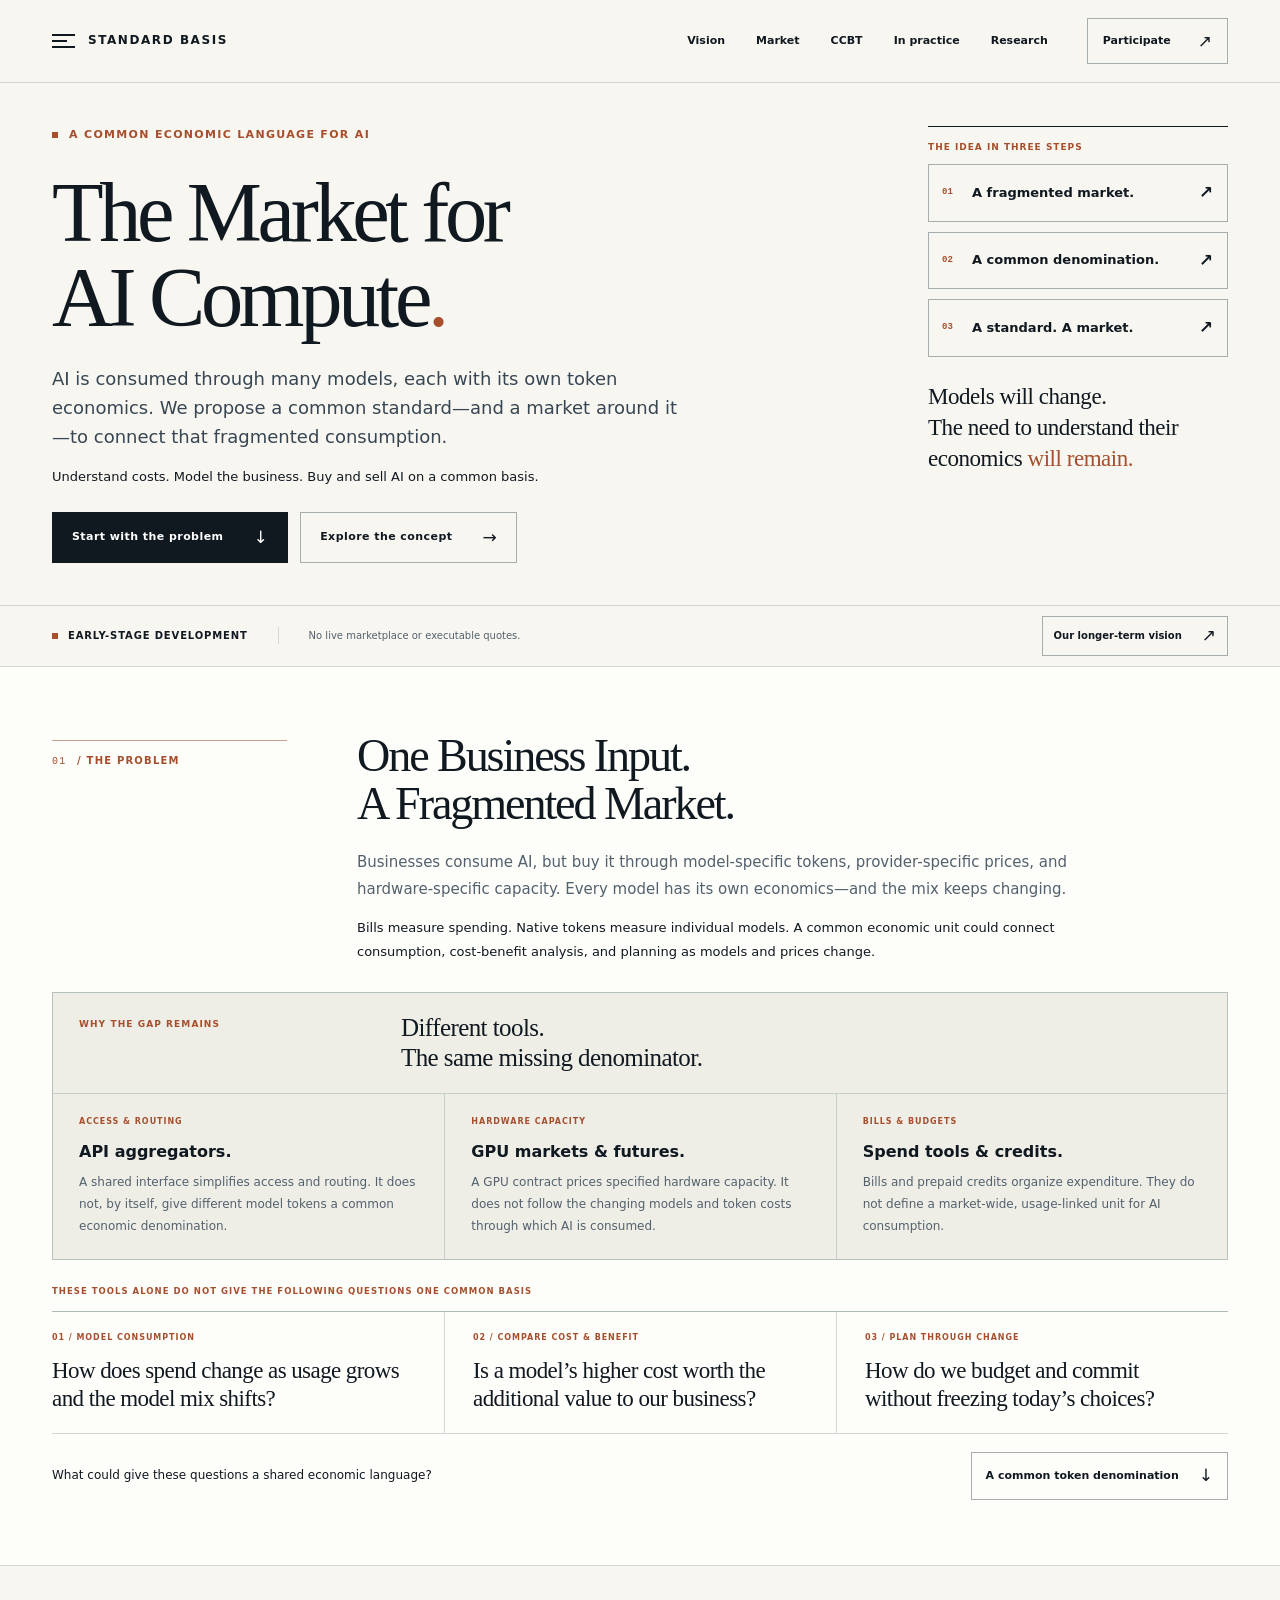
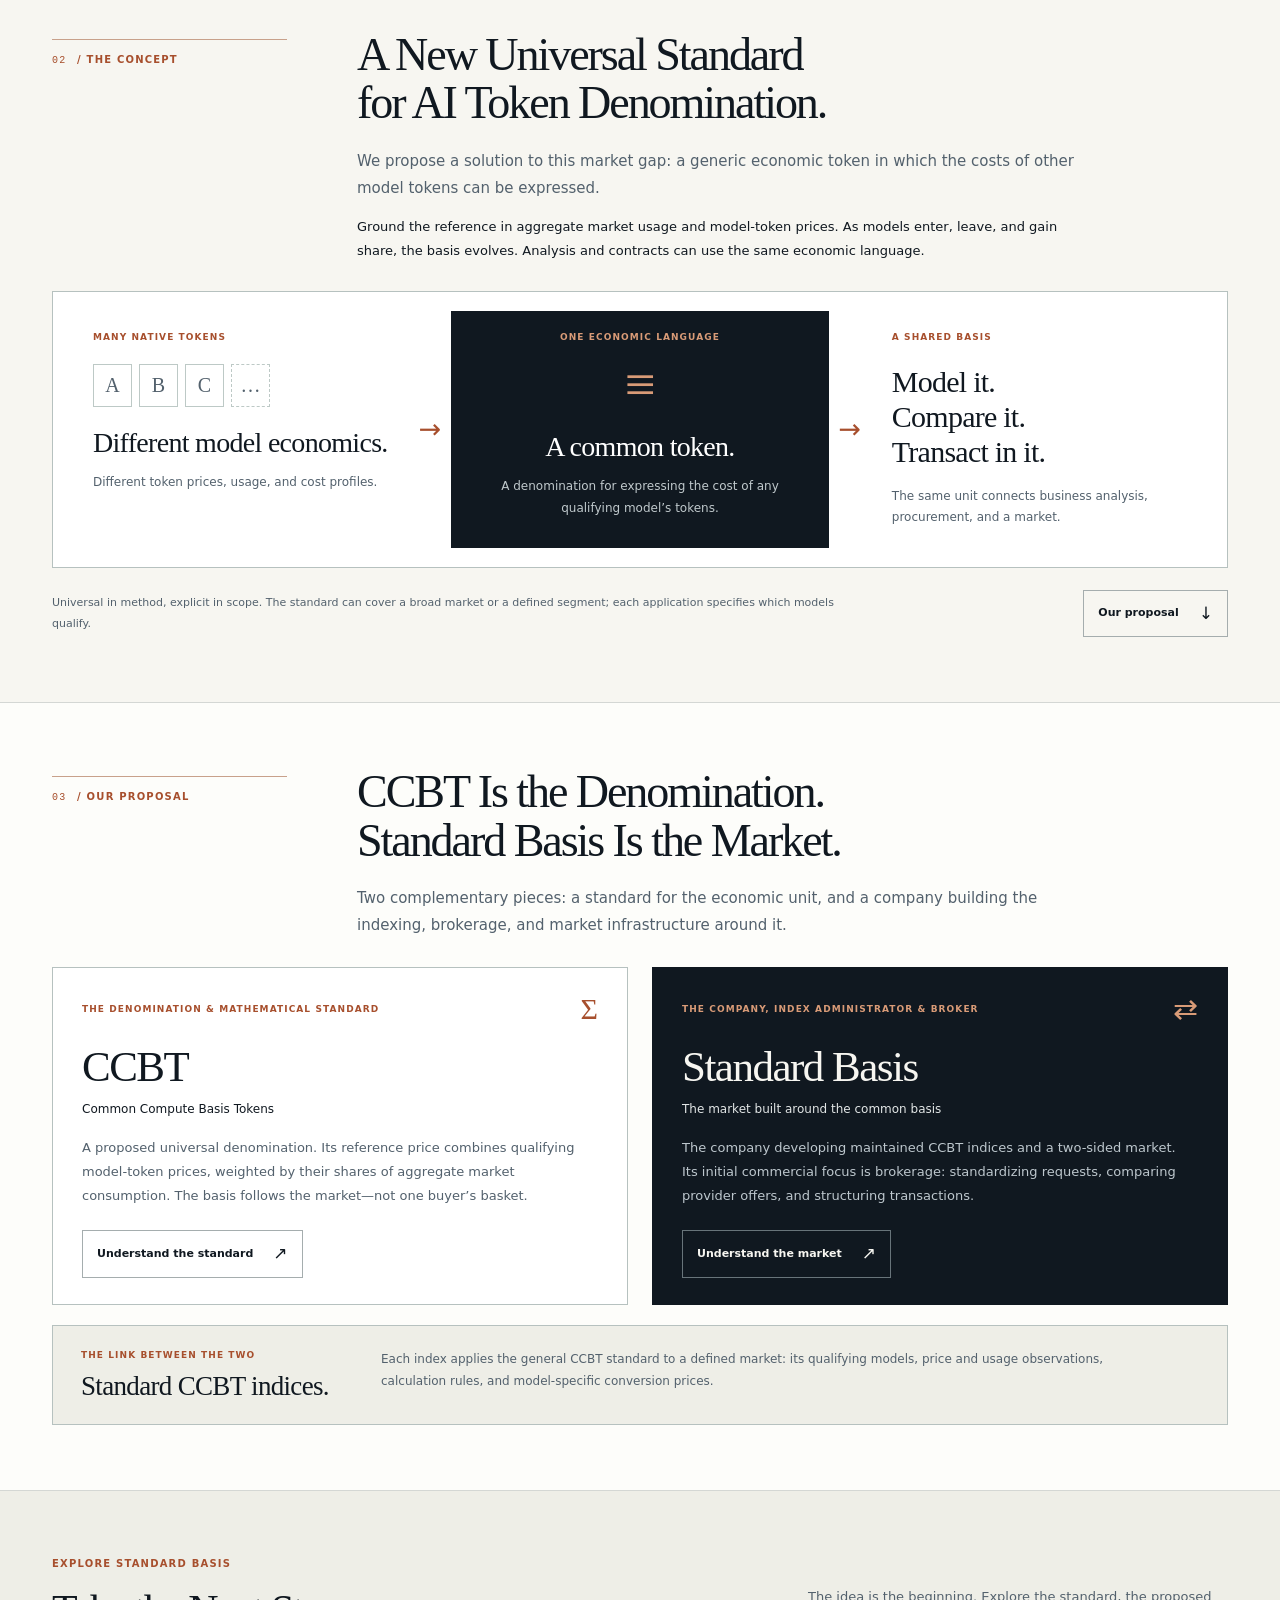
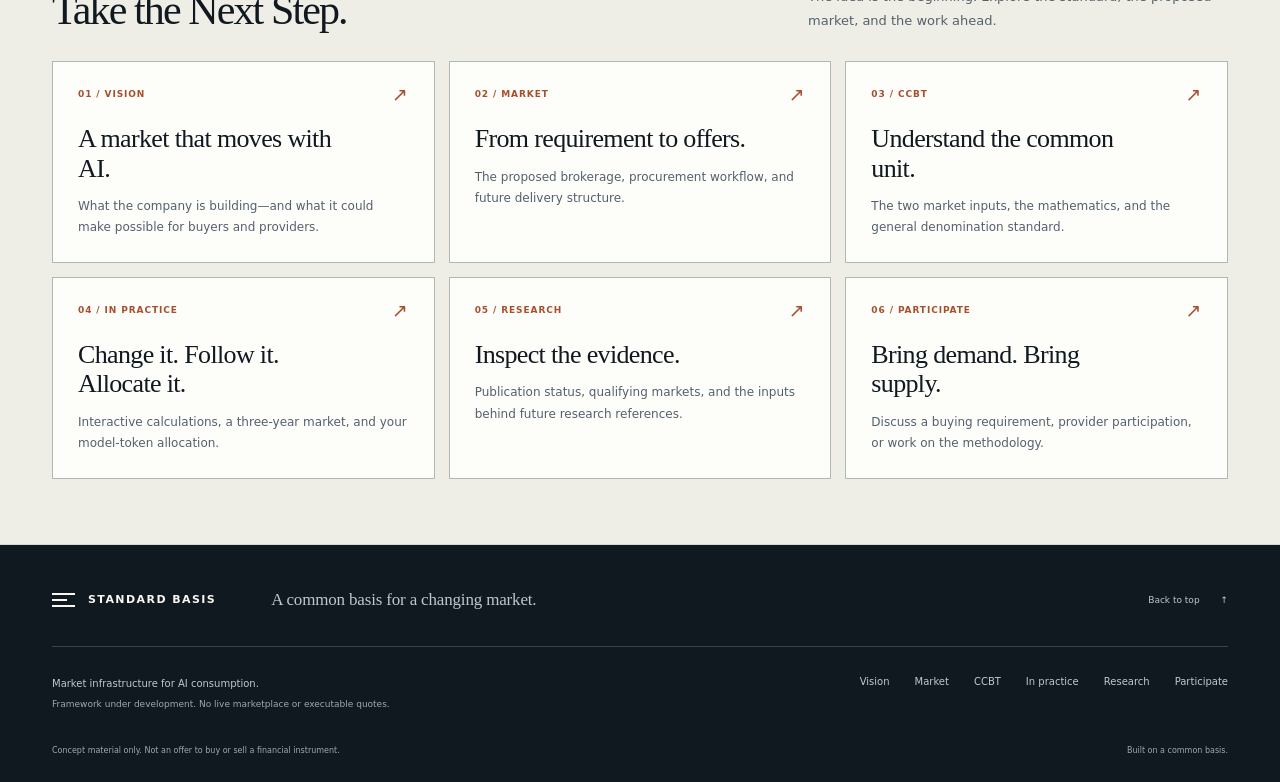
<file: index.html>
<!DOCTYPE html>

<html lang="en">
<head>
<meta charset="utf-8"/>
<meta content="width=device-width, initial-scale=1" name="viewport"/>
<meta content="A universal standard for AI token denomination and a market around it. Connect market usage, model prices, business analysis, and future AI consumption on a common basis." name="description"/>
<meta content="#101820" name="theme-color"/>
<meta content="website" property="og:type"/>
<meta content="Standard Basis — The Market for AI Compute" property="og:title"/>
<meta content="A universal standard for AI token denomination and a market around it. Connect market usage, model prices, business analysis, and future AI consumption on a common basis." property="og:description"/>
<title>Standard Basis — The Market for AI Compute</title>
<link href="favicon.svg" rel="icon" type="image/svg+xml"/>
<link href="styles.css" rel="stylesheet"/>
<script defer="" src="site-config.js"></script>
<script defer="" src="site.js"></script>
<link href="home.css" rel="stylesheet"/>
<link href="narrative.css" rel="stylesheet"/><link href="refinement.css" rel="stylesheet"/></head>
<body class="slim-home sb-site" data-page="index">
<a class="skip-link" href="#main">Skip to content</a>
<header class="site-header"><nav aria-label="Main navigation" class="shell nav">
<a aria-current="page" class="brand" href="index.html"><span aria-hidden="true" class="brand-symbol"><i></i><i></i><i></i></span><span>Standard Basis</span></a>
<button aria-controls="nav-links" aria-expanded="false" class="nav-toggle" hidden="" type="button">Menu <span aria-hidden="true">+</span></button>
<div class="nav-links" id="nav-links"><a href="vision.html">Vision</a><a href="market.html">Market</a><a href="ccbt.html">CCBT</a><a href="benchmark.html">In practice</a><a href="research.html">Research</a><a class="nav-participate" href="participate.html">Participate <span aria-hidden="true">↗</span></a></div>
</nav></header>
<main id="main"><section aria-labelledby="home-heading" class="hero home-hero narrative-hero"><div class="shell hero-grid"><div class="hero-main"><p class="eyebrow"><span aria-hidden="true" class="eyebrow-mark"></span>A common economic language for AI</p><h1 id="home-heading">The Market for<br/> AI Compute<span class="accent">.</span></h1><p class="lede">AI is consumed through many models, each with its own token economics. We propose a common standard—and a market around it—to connect that fragmented consumption.</p><p class="hero-focus">Understand costs. Model the business. Buy and sell AI on a common basis.</p><div class="actions"><a class="button" href="#problem">Start with the problem <span aria-hidden="true">↓</span></a><a class="button secondary" href="#concept">Explore the concept <span aria-hidden="true">→</span></a></div></div><aside aria-label="From a fragmented market to a common basis" class="hero-aside narrative-aside"><span class="micro-label">The idea in three steps</span><a class="jump-link" href="#problem"><span>01</span><strong>A fragmented market.</strong><span aria-hidden="true">↗</span></a><a class="jump-link" href="#concept"><span>02</span><strong>A common denomination.</strong><span aria-hidden="true">↗</span></a><a class="jump-link" href="#proposal"><span>03</span><strong>A standard. A market.</strong><span aria-hidden="true">↗</span></a><blockquote>Models will change.<br/> The need to understand their economics <em>will remain.</em></blockquote></aside></div><div class="hero-status"><div class="shell"><span><i aria-hidden="true" class="status-dot"></i>Early-stage development</span><span>No live marketplace or executable quotes.</span><a class="text-link jump-link" href="vision.html">Our longer-term vision <span aria-hidden="true">↗</span></a></div></div></section><section aria-labelledby="problem-heading" class="section home-problem narrative-problem" id="problem"><div class="shell"><div class="section-heading"><p class="section-label"><span>01</span> / The problem</p><div><h2 id="problem-heading">One Business Input.<br/> A Fragmented Market.</h2><p class="section-intro">Businesses consume AI, but buy it through model-specific tokens, provider-specific prices, and hardware-specific capacity. Every model has its own economics—and the mix keeps changing.</p><p class="problem-second">Bills measure spending. Native tokens measure individual models. A common economic unit could connect consumption, cost-benefit analysis, and planning as models and prices change.</p></div></div>
<div class="solution-gap"><div class="gap-heading"><span class="micro-label">Why the gap remains</span><h3>Different tools.<br/> The same missing denominator.</h3></div><div class="gap-options"><article><span class="micro-label">Access &amp; routing</span><h4>API aggregators.</h4><p>A shared interface simplifies access and routing. It does not, by itself, give different model tokens a common economic denomination.</p></article><article><span class="micro-label">Hardware capacity</span><h4>GPU markets &amp; futures.</h4><p>A GPU contract prices specified hardware capacity. It does not follow the changing models and token costs through which AI is consumed.</p></article><article><span class="micro-label">Bills &amp; budgets</span><h4>Spend tools &amp; credits.</h4><p>Bills and prepaid credits organize expenditure. They do not define a market-wide, usage-linked unit for AI consumption.</p></article></div></div>
<div class="question-frame"><span class="micro-label">These tools alone do not give the following questions one common basis</span><div class="problem-questions"><article><span class="micro-label">01 / Model consumption</span><h3>How does spend change as usage grows and the model mix shifts?</h3></article><article><span class="micro-label">02 / Compare cost &amp; benefit</span><h3>Is a model’s higher cost worth the additional value to our business?</h3></article><article><span class="micro-label">03 / Plan through change</span><h3>How do we budget and commit without freezing today’s choices?</h3></article></div><div class="question-answer"><p>What could give these questions a shared economic language?</p><a class="text-link jump-link" href="#concept">A common token denomination <span aria-hidden="true">↓</span></a></div></div></div></section><section aria-labelledby="concept-heading" class="section universal-concept" id="concept"><div class="shell"><div class="section-heading"><p class="section-label"><span>02</span> / The concept</p><div><h2 id="concept-heading">A New Universal Standard<br/> for AI Token Denomination.</h2><p class="section-intro">We propose a solution to this market gap: a generic economic token in which the costs of other model tokens can be expressed.</p><p class="problem-second">Ground the reference in aggregate market usage and model-token prices. As models enter, leave, and gain share, the basis evolves. Analysis and contracts can use the same economic language.</p></div></div>
<div aria-label="Model-specific tokens expressed in a common economic denomination, supporting analysis and a shared market" class="universal-map"><div class="universal-source"><span class="micro-label">Many native tokens</span><div aria-hidden="true" class="generic-tokens"><span>A</span><span>B</span><span>C</span><span>…</span></div><h3>Different model economics.</h3><p>Different token prices, usage, and cost profiles.</p></div><span aria-hidden="true" class="universal-arrow">→</span><div class="universal-unit"><span class="micro-label">One economic language</span><span aria-hidden="true" class="universal-glyph">≡</span><h3>A common token.</h3><p>A denomination for expressing the cost of any qualifying model’s tokens.</p></div><span aria-hidden="true" class="universal-arrow">→</span><div class="universal-destination"><span class="micro-label">A shared basis</span><h3>Model it.<br/> Compare it.<br/> Transact in it.</h3><p>The same unit connects business analysis, procurement, and a market.</p></div></div>
<div class="section-bottom"><p>Universal in method, explicit in scope. The standard can cover a broad market or a defined segment; each application specifies which models qualify.</p><a class="text-link jump-link" href="#proposal">Our proposal <span aria-hidden="true">↓</span></a></div></div></section><section aria-labelledby="proposal-heading" class="section home-concept" id="proposal">
<div class="shell">
<div class="section-heading"><p class="section-label"><span>03</span> / Our proposal</p><div><h2 id="proposal-heading">CCBT Is the Denomination.<br/> Standard Basis Is the Market.</h2><p class="section-intro">Two complementary pieces: a standard for the economic unit, and a company building the indexing, brokerage, and market infrastructure around it.</p></div></div>
<div class="concept-pair">
<article class="concept-card concept-unit"><div class="concept-card-top"><span class="micro-label">The denomination &amp; mathematical standard</span><span aria-hidden="true" class="concept-symbol">Σ</span></div><h3>CCBT</h3><p class="concept-full-name">Common Compute Basis Tokens</p><p>A proposed universal denomination. Its reference price combines qualifying model-token prices, weighted by their shares of aggregate market consumption. The basis follows the market—not one buyer’s basket.</p><a class="text-link jump-link" href="ccbt.html">Understand the standard <span aria-hidden="true">↗</span></a></article>
<article class="concept-card concept-company"><div class="concept-card-top"><span class="micro-label">The company, index administrator &amp; broker</span><span aria-hidden="true" class="concept-symbol">⇄</span></div><h3>Standard Basis</h3><p class="concept-full-name">The market built around the common basis</p><p>The company developing maintained CCBT indices and a two-sided market. Its initial commercial focus is brokerage: standardizing requests, comparing provider offers, and structuring transactions.</p><a class="text-link jump-link" href="market.html">Understand the market <span aria-hidden="true">↗</span></a></article>
</div>
<div class="index-bridge"><div><span class="micro-label">The link between the two</span><h3>Standard CCBT indices.</h3></div><div><p>Each index applies the general CCBT standard to a defined market: its qualifying models, price and usage observations, calculation rules, and model-specific conversion prices.</p></div></div>
</div>
</section><section class="section home-directory" id="explore"><div class="shell"><div class="directory-heading"><div><p class="eyebrow">Explore Standard Basis</p><h2>Take the Next Step.</h2></div><p>The idea is the beginning. Explore the standard, the proposed market, and the work ahead.</p></div><nav aria-label="Explore the Standard Basis website" class="explore-grid"><a class="explore-card" href="vision.html"><span class="explore-label"><span>01 / Vision</span><span aria-hidden="true">↗</span></span><h3>A market that moves with AI.</h3><p>What the company is building—and what it could make possible for buyers and providers.</p></a><a class="explore-card" href="market.html"><span class="explore-label"><span>02 / Market</span><span aria-hidden="true">↗</span></span><h3>From requirement to offers.</h3><p>The proposed brokerage, procurement workflow, and future delivery structure.</p></a><a class="explore-card" href="ccbt.html"><span class="explore-label"><span>03 / CCBT</span><span aria-hidden="true">↗</span></span><h3>Understand the common unit.</h3><p>The two market inputs, the mathematics, and the general denomination standard.</p></a><a class="explore-card" href="benchmark.html"><span class="explore-label"><span>04 / In practice</span><span aria-hidden="true">↗</span></span><h3>Change it. Follow it. Allocate it.</h3><p>Interactive calculations, a three-year market, and your model-token allocation.</p></a><a class="explore-card" href="research.html"><span class="explore-label"><span>05 / Research</span><span aria-hidden="true">↗</span></span><h3>Inspect the evidence.</h3><p>Publication status, qualifying markets, and the inputs behind future research references.</p></a><a class="explore-card" href="participate.html"><span class="explore-label"><span>06 / Participate</span><span aria-hidden="true">↗</span></span><h3>Bring demand. Bring supply.</h3><p>Discuss a buying requirement, provider participation, or work on the methodology.</p></a></nav></div></section></main>
<footer class="site-footer"><div class="shell">
<div class="footer-top"><a class="brand" href="index.html"><span aria-hidden="true" class="brand-symbol"><i></i><i></i><i></i></span><span>Standard Basis</span></a><p>A common basis for a changing market.</p><a class="footer-top-link" href="#main">Back to top <span aria-hidden="true">↑</span></a></div>
<div class="footer-bottom"><p>Market infrastructure for AI consumption.<br/> <span class="footer-legal">Framework under development. No live marketplace or executable quotes.</span></p><nav aria-label="Footer navigation" class="footer-links"><a href="vision.html">Vision</a><a href="market.html">Market</a><a href="ccbt.html">CCBT</a><a href="benchmark.html">In practice</a><a href="research.html">Research</a><a href="participate.html">Participate</a></nav></div>
<div class="footer-fine"><span>Concept material only. Not an offer to buy or sell a financial instrument.</span><span>Built on a common basis.</span></div>
</div></footer>
</body>
</html>
</file>
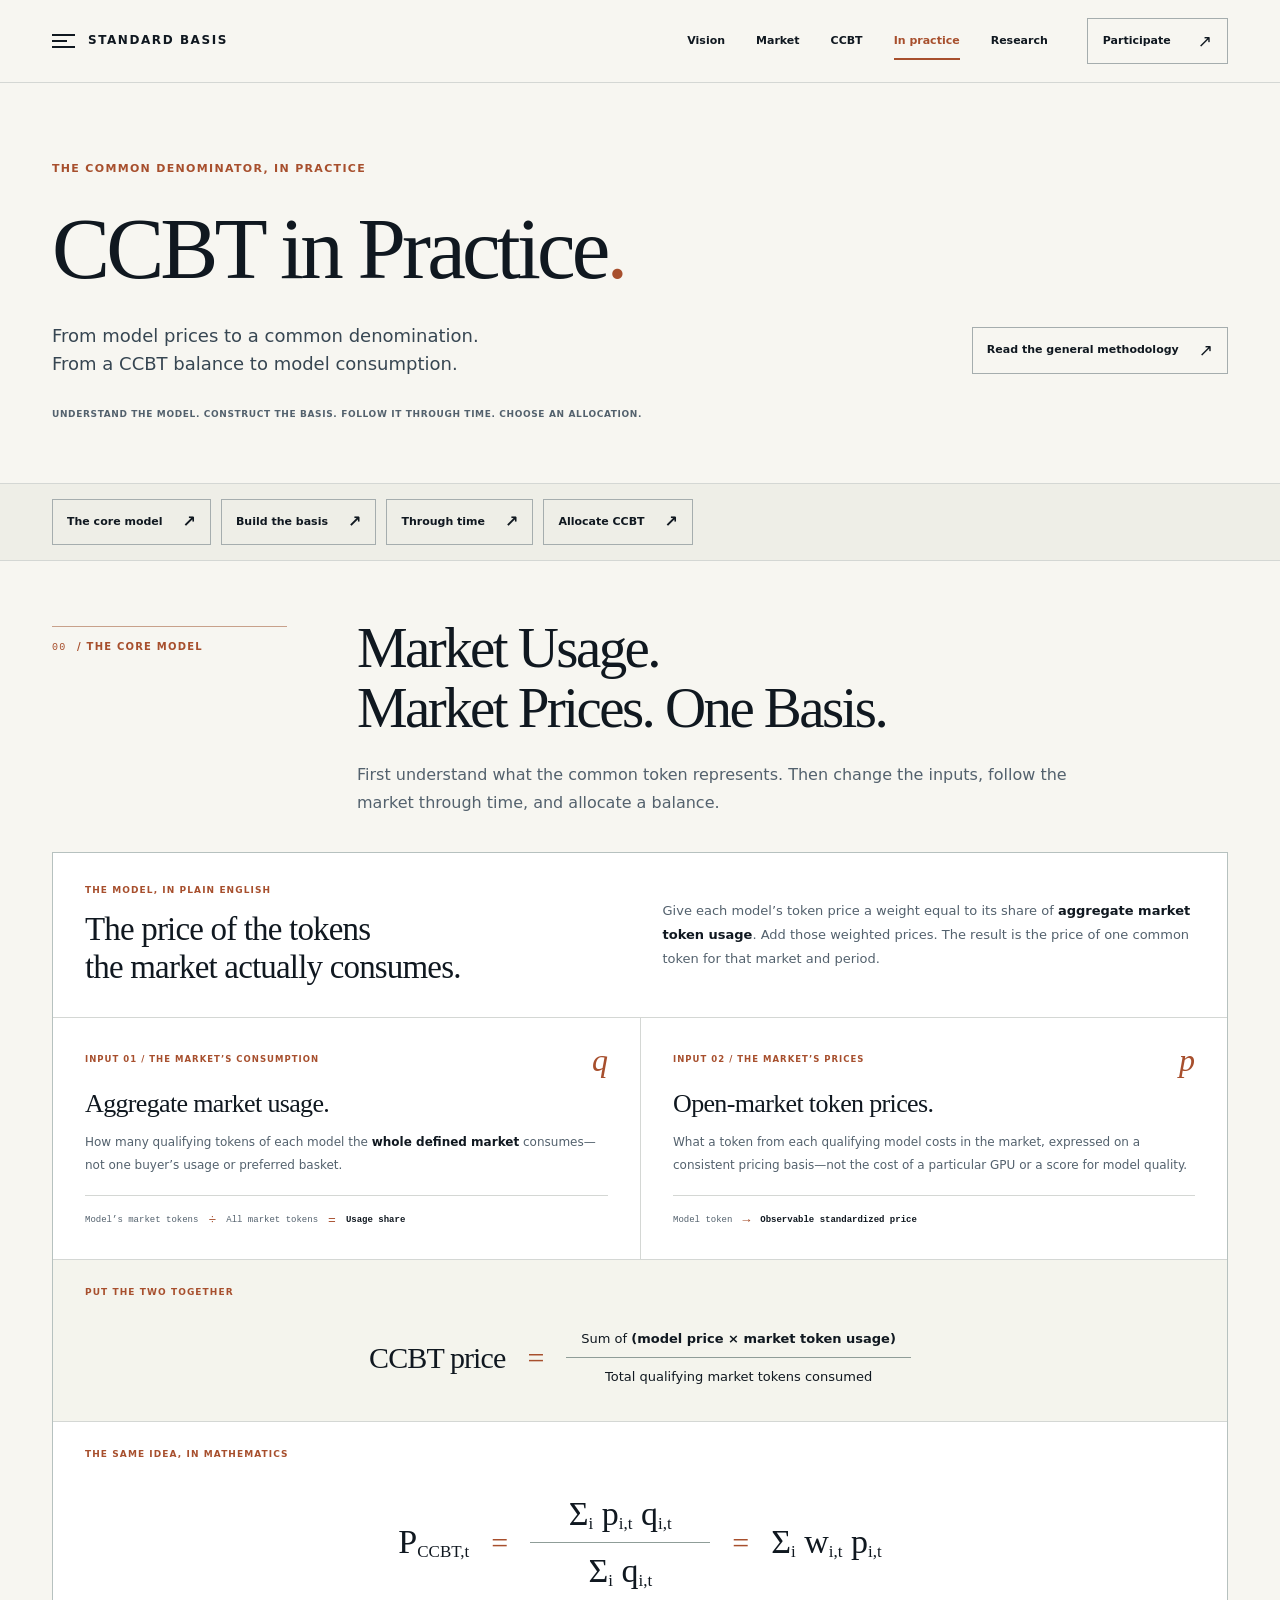
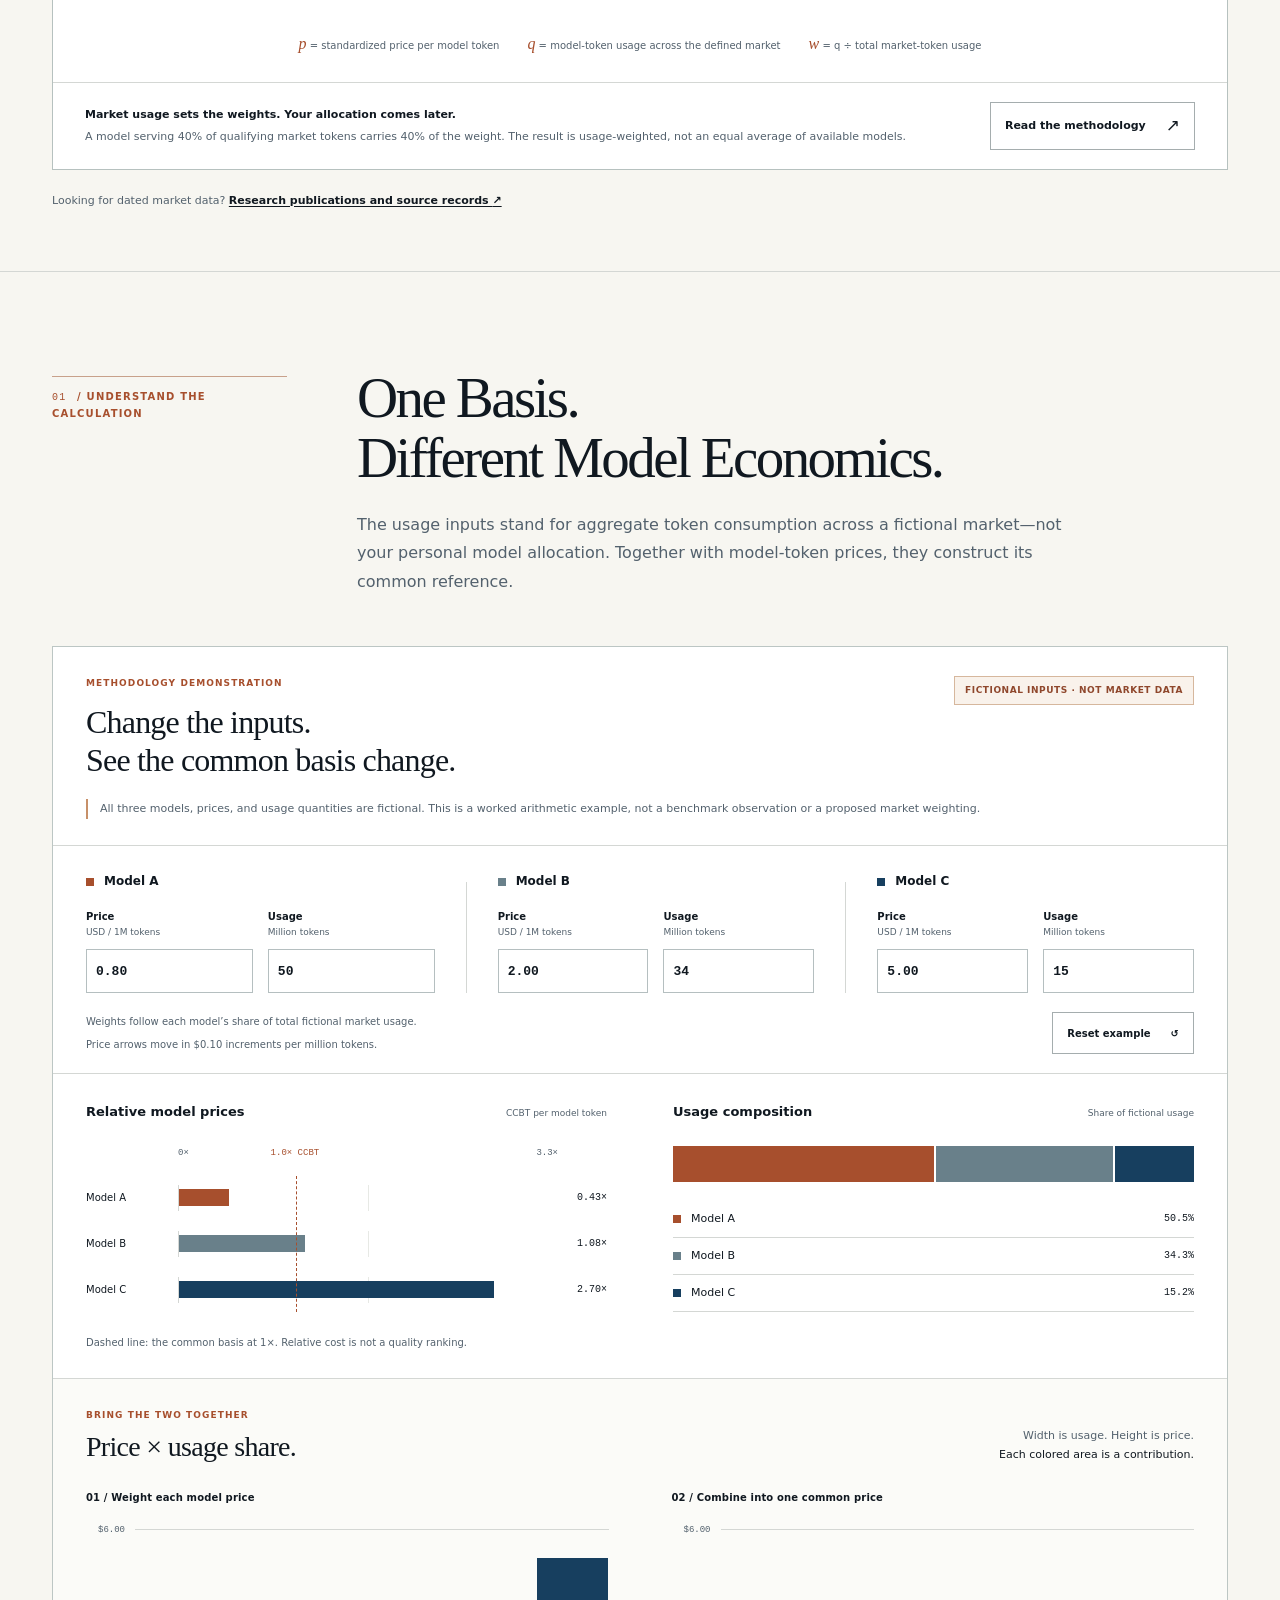
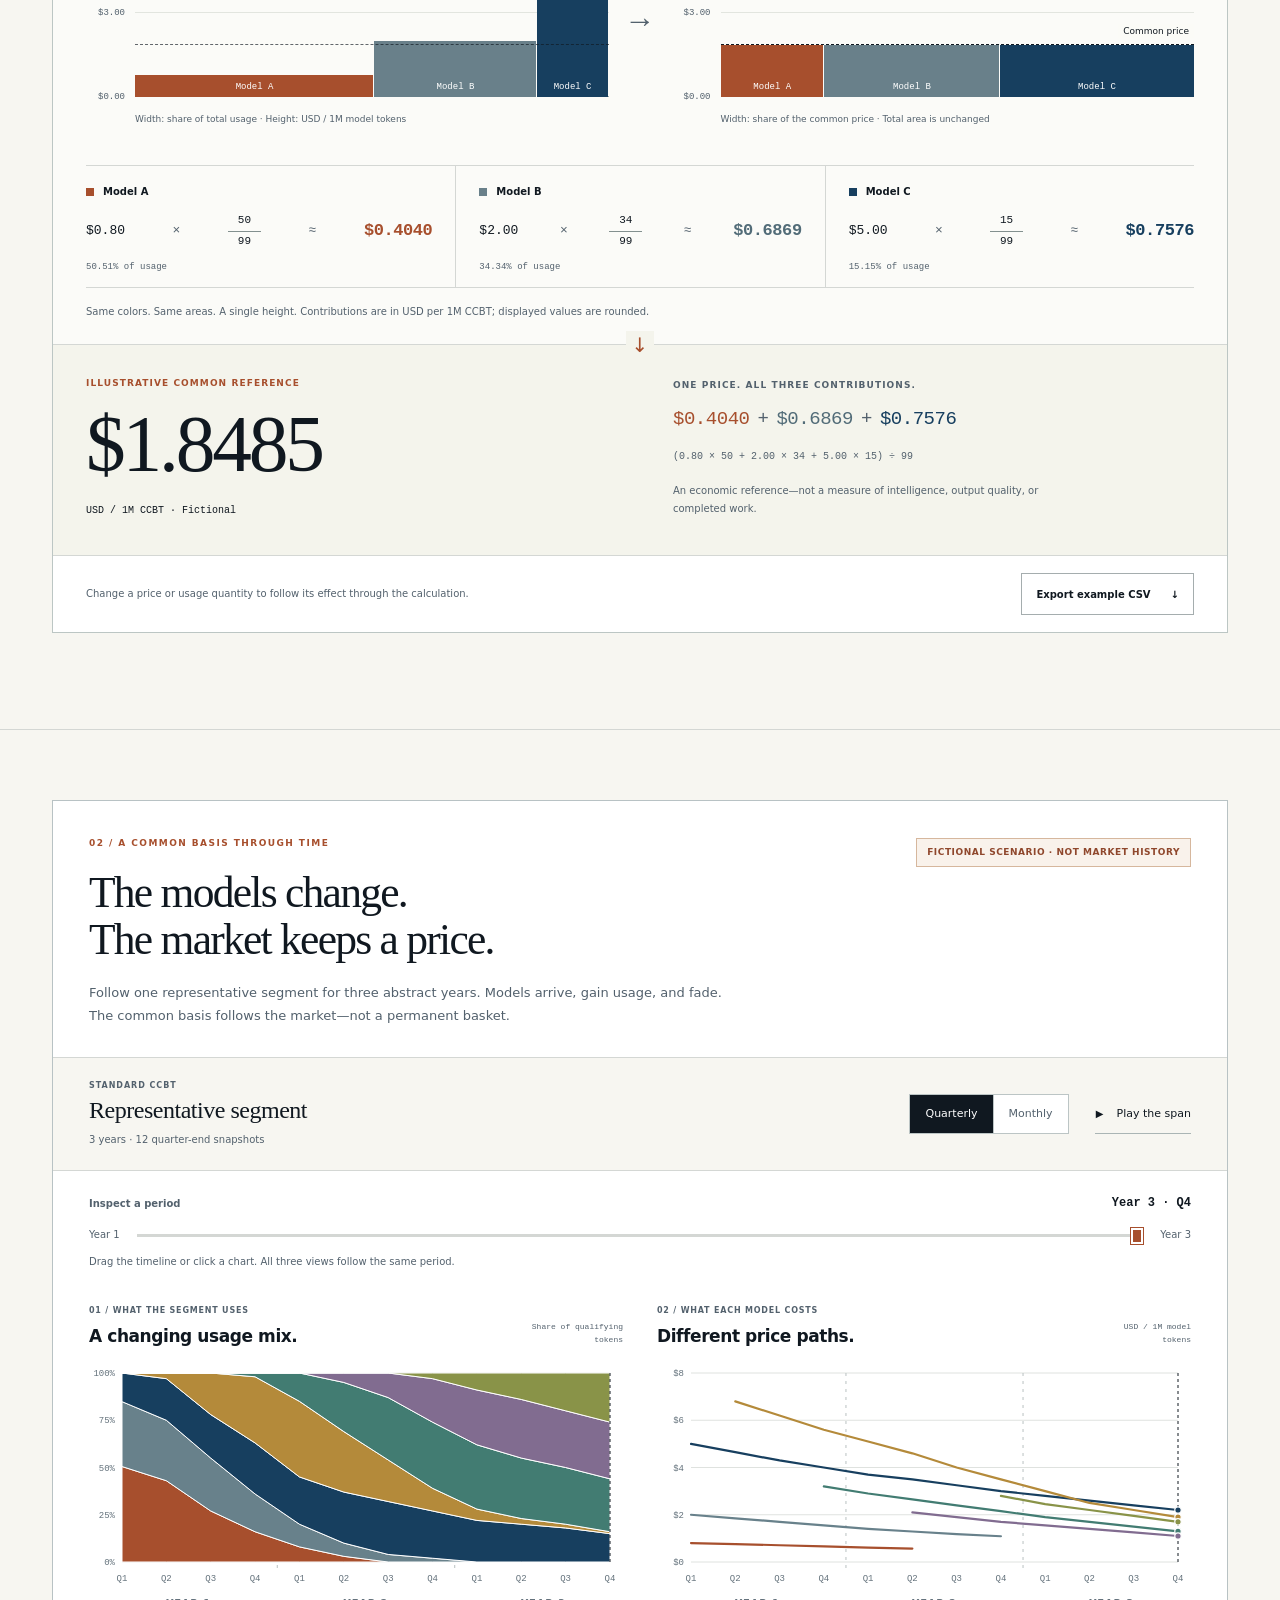
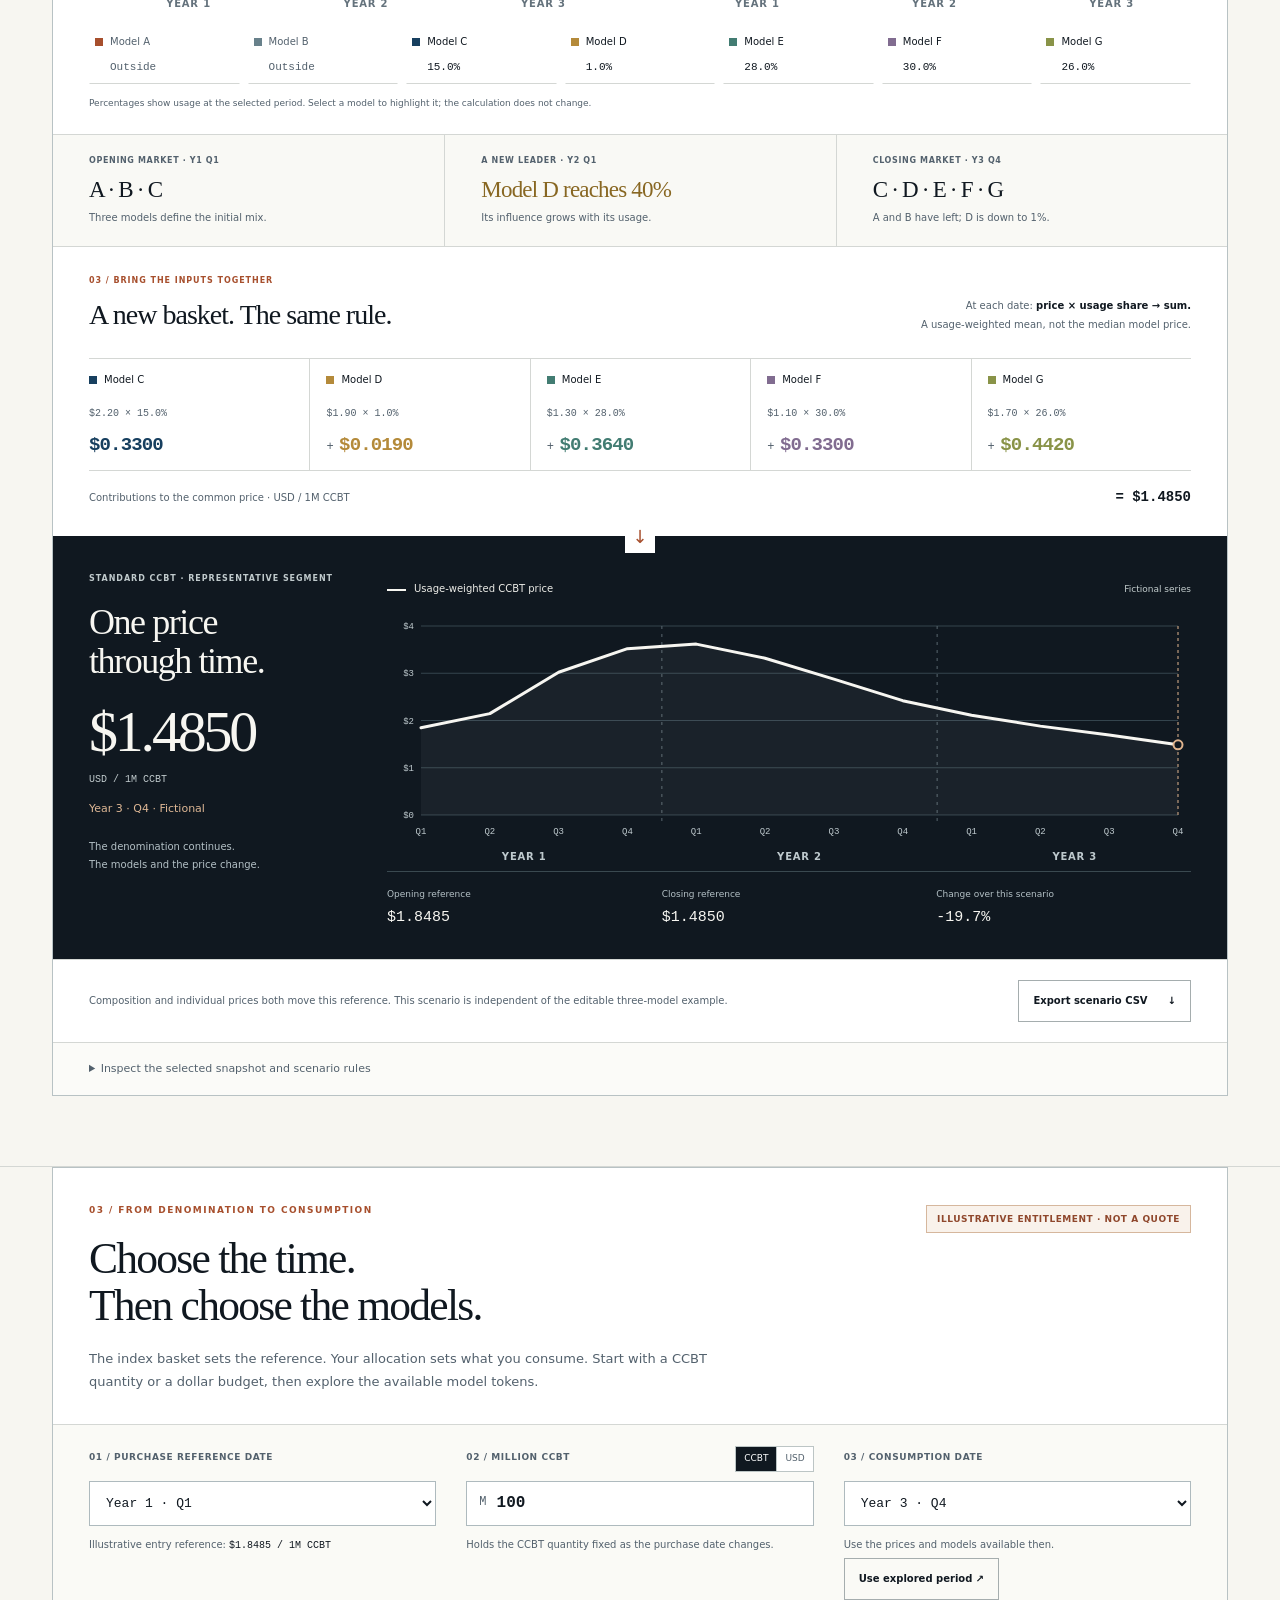
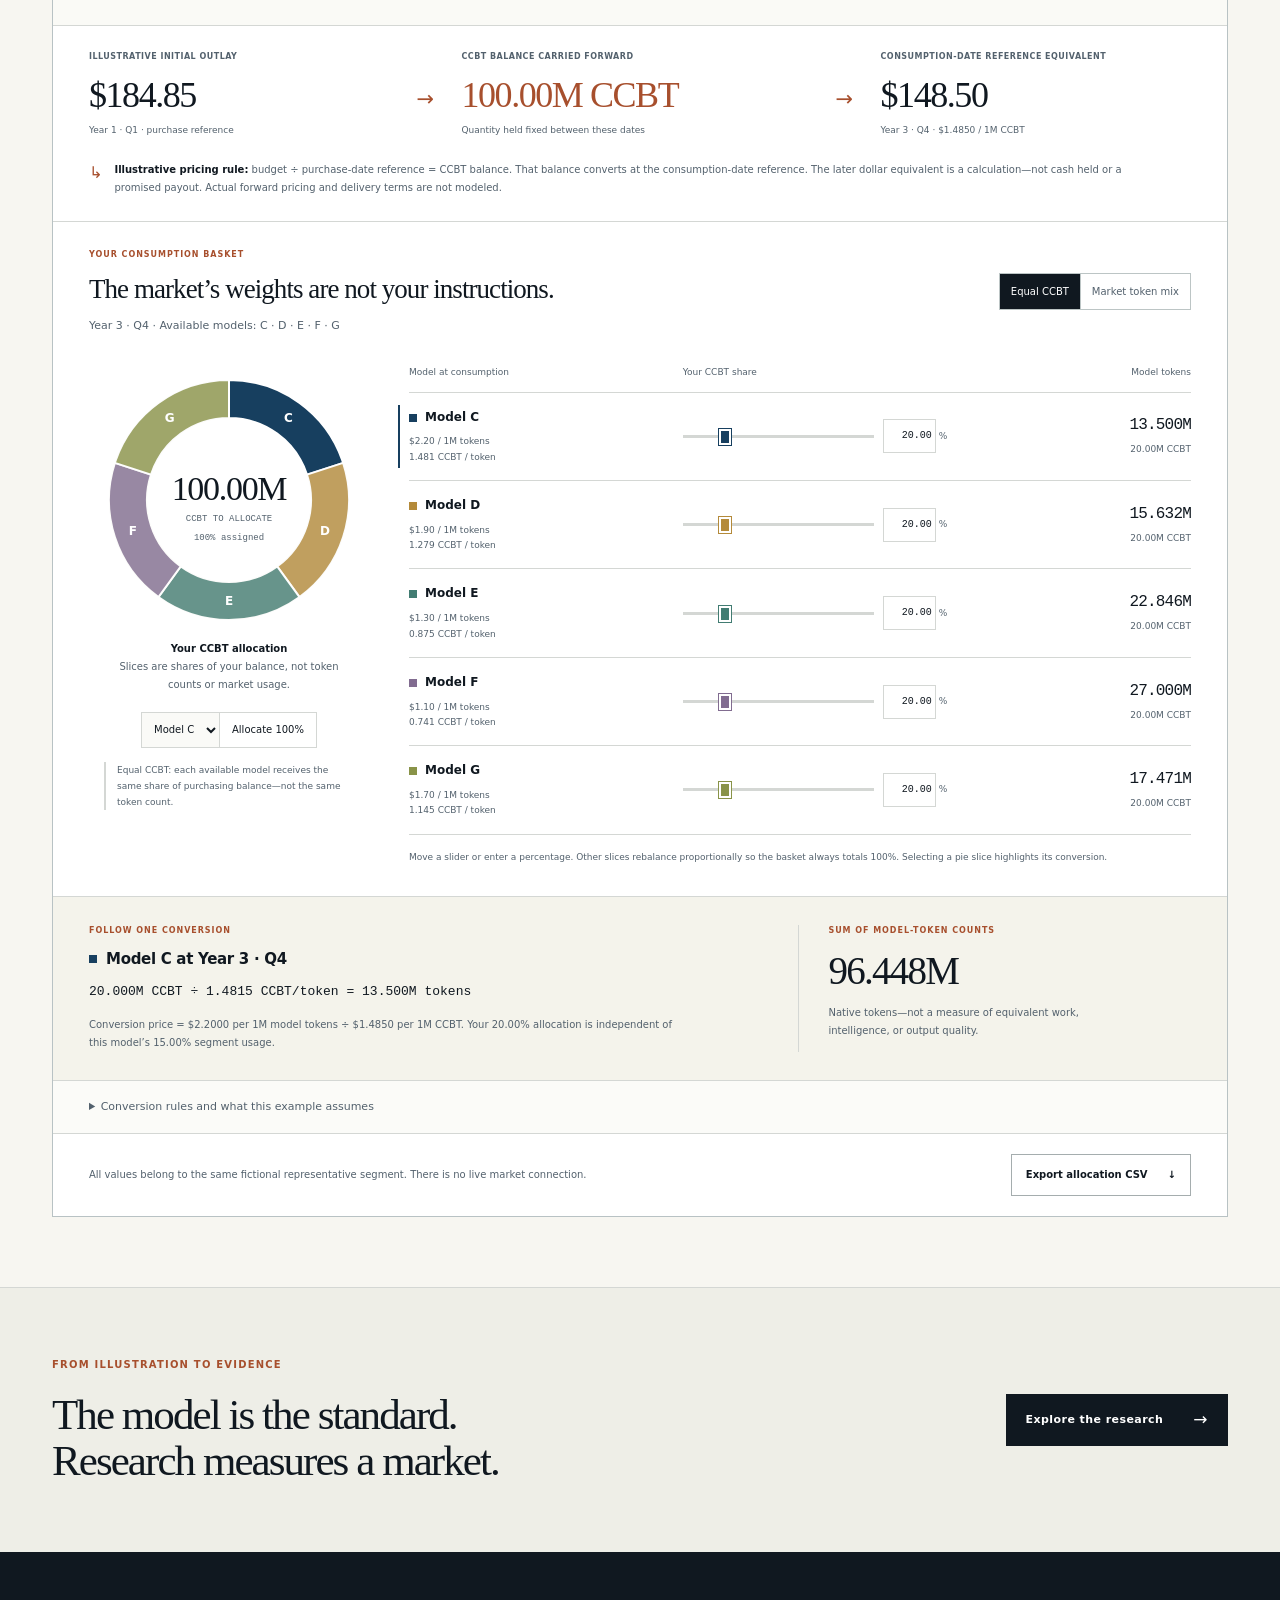
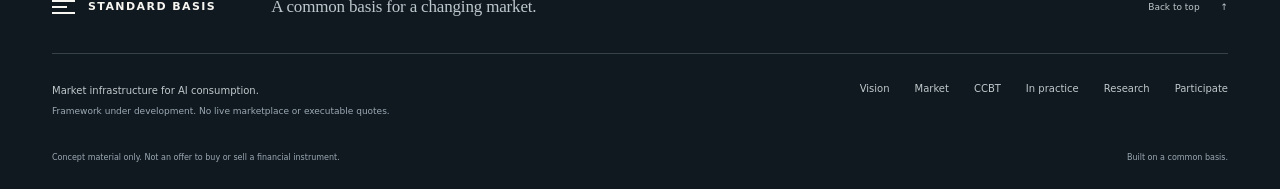
<file: benchmark.html>
<!DOCTYPE html>

<html lang="en">
<head>
<meta charset="utf-8"/>
<meta content="width=device-width, initial-scale=1" name="viewport"/>
<meta content="Understand CCBT through its core mathematical model, a worked calculation, a fictional three-year market, and a model-token allocation tool. Market data is published separately in Research." name="description"/>
<meta content="#101820" name="theme-color"/>
<meta content="website" property="og:type"/>
<meta content="CCBT in Practice — Standard Basis" property="og:title"/>
<meta content="Understand CCBT through its core mathematical model, a worked calculation, a fictional three-year market, and a model-token allocation tool. Market data is published separately in Research." property="og:description"/>
<title>CCBT in Practice — Standard Basis</title>
<link href="favicon.svg" rel="icon" type="image/svg+xml"/>
<link href="styles.css" rel="stylesheet"/>
<link href="home.css" rel="stylesheet"/>
<link href="time-explorer.css" rel="stylesheet"/>
<script defer="" src="site-config.js"></script>
<script defer="" src="site.js"></script>
<script defer="" src="data/time-scenario.js"></script>
<script defer="" src="time-explorer.js"></script>
<link href="narrative.css" rel="stylesheet"/><link href="refinement.css" rel="stylesheet"/></head>
<body class="sb-site" data-page="benchmark">
<a class="skip-link" href="#main">Skip to content</a>
<header class="site-header"><nav aria-label="Main navigation" class="shell nav">
<a class="brand" href="index.html"><span aria-hidden="true" class="brand-symbol"><i></i><i></i><i></i></span><span>Standard Basis</span></a>
<button aria-controls="nav-links" aria-expanded="false" class="nav-toggle" hidden="" type="button">Menu <span aria-hidden="true">+</span></button>
<div class="nav-links" id="nav-links"><a href="vision.html">Vision</a><a href="market.html">Market</a><a href="ccbt.html">CCBT</a><a aria-current="page" href="benchmark.html">In practice</a><a href="research.html">Research</a><a class="nav-participate" href="participate.html">Participate <span aria-hidden="true">↗</span></a></div>
</nav></header>
<main id="main">
<header class="page-hero benchmark-hero"><div class="shell"><p class="eyebrow">The common denominator, in practice</p><h1>CCBT in Practice<span class="accent">.</span></h1><div class="page-hero-bottom"><p class="lede">From model prices to a common denomination.<br/> From a CCBT balance to model consumption.</p><a class="text-link jump-link" href="ccbt.html#methodology">Read the general methodology <span aria-hidden="true">↗</span></a></div><p class="page-note">Understand the model. Construct the basis. Follow it through time. Choose an allocation.</p></div></header>
<nav aria-label="CCBT demonstrations" class="lab-section-nav"><div class="shell"><a class="jump-link" href="#core-model">The core model<span aria-hidden="true">↗</span></a><a class="jump-link" href="#example">Build the basis <span aria-hidden="true">↗</span></a><a class="jump-link" href="#through-time">Through time <span aria-hidden="true">↗</span></a><a class="jump-link" href="#allocate">Allocate CCBT <span aria-hidden="true">↗</span></a></div></nav>
<section class="section core-practice" id="core-model"><div class="shell"><div class="section-heading"><p class="section-label"><span>00</span> / The core model</p><div><h2>Market Usage.<br/> Market Prices. One Basis.</h2><p class="section-intro">First understand what the common token represents. Then change the inputs, follow the market through time, and allocate a balance.</p></div></div><div aria-labelledby="practice-math-title" class="core-math">
<div class="core-math-intro"><div><span class="micro-label">The model, in plain English</span><h3 id="practice-math-title">The price of the tokens<br/> the market actually consumes.</h3></div><p>Give each model’s token price a weight equal to its share of <strong>aggregate market token usage</strong>. Add those weighted prices. The result is the price of one common token for that market and period.</p></div>
<div class="core-inputs">
<div class="core-input"><div class="core-input-heading"><span class="micro-label">Input 01 / The market’s consumption</span><span aria-hidden="true" class="core-symbol">q</span></div><h4>Aggregate market usage.</h4><p>How many qualifying tokens of each model the <strong>whole defined market</strong> consumes—not one buyer’s usage or preferred basket.</p><div class="core-input-rule"><span>Model’s market tokens</span><span aria-hidden="true">÷</span><span>All market tokens</span><span aria-hidden="true">=</span><strong>Usage share</strong></div></div>
<div class="core-input"><div class="core-input-heading"><span class="micro-label">Input 02 / The market’s prices</span><span aria-hidden="true" class="core-symbol">p</span></div><h4>Open-market token prices.</h4><p>What a token from each qualifying model costs in the market, expressed on a consistent pricing basis—not the cost of a particular GPU or a score for model quality.</p><div class="core-input-rule"><span>Model token</span><span aria-hidden="true">→</span><strong>Observable standardized price</strong></div></div>
</div>
<div class="core-english-equation"><span class="micro-label">Put the two together</span><p><strong>CCBT price</strong><span aria-hidden="true" class="core-equals">=</span><span class="core-word-fraction"><span>Sum of <b>(model price × market token usage)</b></span><span>Total qualifying market tokens consumed</span></span></p></div>
<div class="core-formal"><span class="micro-label">The same idea, in mathematics</span><div aria-label="The CCBT price at time t equals the sum of each model price times its market token usage, divided by total market token usage. Equivalently, the sum of usage weight times model price." class="core-equation" role="math"><span>P<sub>CCBT,t</sub></span><span class="core-equals">=</span><span class="core-fraction"><span>Σ<sub>i</sub> p<sub>i,t</sub> q<sub>i,t</sub></span><span>Σ<sub>i</sub> q<sub>i,t</sub></span></span><span class="core-weighted-equal"><span class="core-equals">=</span><span>Σ<sub>i</sub> w<sub>i,t</sub> p<sub>i,t</sub></span></span></div><div class="core-math-key"><span><b>p</b> = standardized price per model token</span><span><b>q</b> = model-token usage across the defined market</span><span><b>w</b> = q ÷ total market-token usage</span></div></div>
<div class="core-math-foot"><p><strong>Market usage sets the weights. Your allocation comes later.</strong> A model serving 40% of qualifying market tokens carries 40% of the weight. The result is usage-weighted, not an equal average of available models.</p><a class="text-link jump-link" href="ccbt.html#methodology">Read the methodology <span aria-hidden="true">↗</span></a></div>
</div><p class="practice-research-link" id="reference">Looking for dated market data? <a href="research.html#reference">Research publications and source records <span aria-hidden="true">↗</span></a></p></div></section>
<section class="section" id="example"><div class="shell"><div class="section-heading"><p class="section-label"><span>01</span> / Understand the calculation</p><div><h2>One Basis.<br/> Different Model Economics.</h2><p class="section-intro">The usage inputs stand for aggregate token consumption across a fictional market—not your personal model allocation. Together with model-token prices, they construct its common reference.</p></div></div><div class="calculator calculator-flow" id="ccbt-calculator">
<div class="calculator-header">
<div><span class="micro-label">Methodology demonstration</span><h3>Change the inputs.<br/> See the common basis change.</h3></div>
<span class="badge example-badge">Fictional inputs · Not market data</span>
</div>
<p class="calculator-disclaimer">All three models, prices, and usage quantities are fictional. This is a worked arithmetic example, not a benchmark observation or a proposed market weighting.</p>
<noscript><p class="calculator-disclaimer">Enable JavaScript to edit the inputs and see the visual calculation. The default example is (0.80 × 50 + 2.00 × 34 + 5.00 × 15) ÷ 99 ≈ $1.8485 per million CCBT.</p></noscript>
<div class="calculator-inputs">
<div class="calc-model-inputs">
<fieldset class="calc-input-card" data-model="0">
<legend><i aria-hidden="true" class="model-key key-0"></i>Model A</legend>
<div class="calc-fields">
<label for="example-price-a">Price <span>USD / 1M tokens</span><input aria-describedby="calc-error price-step-hint" data-calc-price="0" disabled="" id="example-price-a" inputmode="decimal" max="1000000" min="0" step="0.10" type="number" value="0.80"/></label>
<label for="example-usage-a">Usage <span>Million tokens</span><input aria-describedby="calc-error" data-calc-usage="0" disabled="" id="example-usage-a" inputmode="decimal" max="1000000000000" min="0" step="any" type="number" value="50"/></label>
</div>
</fieldset>
<fieldset class="calc-input-card" data-model="1">
<legend><i aria-hidden="true" class="model-key key-1"></i>Model B</legend>
<div class="calc-fields">
<label for="example-price-b">Price <span>USD / 1M tokens</span><input aria-describedby="calc-error price-step-hint" data-calc-price="1" disabled="" id="example-price-b" inputmode="decimal" max="1000000" min="0" step="0.10" type="number" value="2.00"/></label>
<label for="example-usage-b">Usage <span>Million tokens</span><input aria-describedby="calc-error" data-calc-usage="1" disabled="" id="example-usage-b" inputmode="decimal" max="1000000000000" min="0" step="any" type="number" value="34"/></label>
</div>
</fieldset>
<fieldset class="calc-input-card" data-model="2">
<legend><i aria-hidden="true" class="model-key key-2"></i>Model C</legend>
<div class="calc-fields">
<label for="example-price-c">Price <span>USD / 1M tokens</span><input aria-describedby="calc-error price-step-hint" data-calc-price="2" disabled="" id="example-price-c" inputmode="decimal" max="1000000" min="0" step="0.10" type="number" value="5.00"/></label>
<label for="example-usage-c">Usage <span>Million tokens</span><input aria-describedby="calc-error" data-calc-usage="2" disabled="" id="example-usage-c" inputmode="decimal" max="1000000000000" min="0" step="any" type="number" value="15"/></label>
</div>
</fieldset>
</div>
<div class="calc-input-bottom"><p>Weights follow each model’s share of total fictional market usage.<span class="price-step-hint" id="price-step-hint">Price arrows move in $0.10 increments per million tokens.</span></p><button class="text-button jump-link" disabled="" id="reset-example" type="button">Reset example <span aria-hidden="true">↺</span></button></div>
<p class="form-error" hidden="" id="calc-error" role="alert"></p>
</div>
<div class="calculator-charts">
<div><div class="chart-title"><h4>Relative model prices</h4><span>CCBT per model token</span></div><div id="calc-relative-chart"><p class="chart-note">Enable JavaScript to compare the example inputs interactively.</p></div></div>
<div><div class="chart-title"><h4>Usage composition</h4><span>Share of fictional usage</span></div><div id="calc-composition-chart"></div></div>
</div>
<section aria-labelledby="weighting-heading" class="calc-weighting">
<div class="weighting-heading"><div><span class="micro-label">Bring the two together</span><h4 id="weighting-heading">Price × usage share.</h4></div><p>Width is usage. Height is price.<br/><strong>Each colored area is a contribution.</strong></p></div>
<div id="calc-weighted-visual"><p class="chart-note">The visual calculation appears when JavaScript is enabled.</p></div>
</section>
<div aria-atomic="true" aria-live="polite" class="calc-result calc-result-bottom">
<div class="calc-final-quote"><span class="micro-label">Illustrative common reference</span><strong id="calc-value">$1.8485</strong><span class="calc-final-unit">USD / 1M CCBT · Fictional</span></div>
<div class="calc-final-explanation"><span class="micro-label">One price. All three contributions.</span><p class="calc-sum" id="calc-sum">$0.4040 + $0.6869 + $0.7576</p><p class="calc-equation" id="calc-equation">(0.80 × 50 + 2.00 × 34 + 5.00 × 15) ÷ 99</p><p class="calc-result-note">An economic reference—not a measure of intelligence, output quality, or completed work.</p></div>
</div>
<div class="calculator-foot"><p>Change a price or usage quantity to follow its effect through the calculation.</p><button class="text-button jump-link" disabled="" id="export-example" type="button">Export example CSV <span aria-hidden="true">↓</span></button></div>
</div></div></section>
<!-- BEGIN TIME EXPLORERS -->
<section class="section time-section" id="through-time">
<div class="shell">
<div class="time-panel" id="ccbt-time-explorer">
<header class="time-header">
<div><span class="micro-label">02 / A common basis through time</span><h2>The models change.<br/> The market keeps a price.</h2><p>Follow one representative segment for three abstract years. Models arrive, gain usage, and fade. The common basis follows the market—not a permanent basket.</p></div>
<span class="badge example-badge">Fictional scenario · Not market history</span>
</header>
<noscript><p class="time-static-note">Enable JavaScript to explore the scenario. It starts with Models A, B and C, and ends with C, D, E, F and G. All prices and usage weights are invented.</p></noscript>
<div class="time-controls">
<div class="time-segment"><span class="micro-label">Standard CCBT</span><strong>Representative segment</strong><span id="time-frequency-note">3 years · 12 quarter-end snapshots</span></div>
<div aria-label="Time divisions" class="time-resolution" role="group"><button aria-pressed="true" data-time-resolution="quarter" type="button">Quarterly</button><button aria-pressed="false" data-time-resolution="month" type="button">Monthly</button></div>
<button aria-pressed="false" class="time-play" id="time-play" type="button"><span aria-hidden="true">▶</span> Play the span</button>
</div>
<div class="time-scrubber">
<div class="time-scrubber-label"><label for="time-cursor">Inspect a period</label><output for="time-cursor" id="time-period">Year 3 · Q4</output></div>
<div class="time-range-wrap"><span>Year 1</span><input aria-describedby="time-scrub-help" id="time-cursor" max="11" min="0" step="1" type="range" value="11"/><span>Year 3</span></div>
<p id="time-scrub-help">Drag the timeline or click a chart. All three views follow the same period.</p>
</div>
<div class="time-charts">
<figure class="time-figure"><figcaption><div><span class="micro-label">01 / What the segment uses</span><h3>A changing usage mix.</h3></div><span>Share of qualifying tokens</span></figcaption><div class="time-chart time-light-chart" id="time-usage-chart"></div></figure>
<figure class="time-figure"><figcaption><div><span class="micro-label">02 / What each model costs</span><h3>Different price paths.</h3></div><span>USD / 1M model tokens</span></figcaption><div class="time-chart time-light-chart" id="time-price-chart"></div></figure>
</div>
<div class="time-legend-area"><div aria-label="Highlight a model" class="time-model-legend" id="time-model-legend" role="group"></div><p>Percentages show usage at the selected period. Select a model to highlight it; the calculation does not change.</p></div>
<div class="time-story">
<button data-time-jump="2" type="button"><span class="micro-label">Opening market · Y1 Q1</span><strong>A · B · C</strong><span>Three models define the initial mix.</span></button>
<button data-time-jump="14" type="button"><span class="micro-label">A new leader · Y2 Q1</span><strong>Model D reaches 40%</strong><span>Its influence grows with its usage.</span></button>
<button data-time-jump="35" type="button"><span class="micro-label">Closing market · Y3 Q4</span><strong>C · D · E · F · G</strong><span>A and B have left; D is down to 1%.</span></button>
</div>
<div class="time-reduction">
<div class="time-reduction-head"><div><span class="micro-label">03 / Bring the inputs together</span><h3>A new basket. The same rule.</h3></div><p>At each date: <strong>price × usage share → sum.</strong><br/> A usage-weighted mean, not the median model price.</p></div>
<div class="time-equation-terms" id="time-equation-terms"></div>
<div class="time-equation-total"><span>Contributions to the common price <span class="time-equation-unit">· USD / 1M CCBT</span></span><strong id="time-equation-total"></strong></div>
</div>
<div class="time-reference">
<div class="time-reference-quote"><span class="micro-label">Standard CCBT · Representative segment</span><h3>One price<br/> through time.</h3><strong class="time-price-big" id="time-reference-price"></strong><span class="time-reference-unit">USD / 1M CCBT</span><span class="time-reference-date" id="time-reference-date"></span><p>The denomination continues.<br/> The models and the price change.</p></div>
<div class="time-reference-plot"><div class="time-reference-plot-head"><span><i aria-hidden="true"></i>Usage-weighted CCBT price</span><span>Fictional series</span></div><div class="time-chart" id="time-reference-chart"></div><div class="time-reference-stats" id="time-reference-stats"></div></div>
</div>
<div class="time-panel-footer"><p>Composition and individual prices both move this reference. This scenario is independent of the editable three-model example.</p><button class="text-button jump-link" id="time-export" type="button">Export scenario CSV <span aria-hidden="true">↓</span></button></div>
<details class="time-data-details"><summary>Inspect the selected snapshot and scenario rules</summary><p class="time-data-note">The quarterly view samples quarter-end months; it does not average each quarter. The monthly view uses 36 constructed snapshots. A model is available in this example only while its usage is positive. A and B leave; D remains eligible at 1%. Prices are standardized fictional token prices; total segment volume is not modeled.</p><div aria-label="Selected scenario data" class="time-table-scroll" role="region" tabindex="0"><table class="time-data-table"><caption id="time-table-caption">Selected period</caption><thead><tr><th scope="col">Model</th><th scope="col">USD / 1M tokens</th><th scope="col">Usage share</th><th scope="col">Contribution</th><th scope="col">CCBT / token</th></tr></thead><tbody id="time-data-body"></tbody></table></div></details>
<p class="sr-only" id="time-announcement" role="status"></p>
</div>
</div>
</section>
<section class="section time-section allocation-section" id="allocate">
<div class="shell">
<div class="time-panel allocation-panel" id="ccbt-allocation">
<header class="time-header"><div><span class="micro-label">03 / From denomination to consumption</span><h2>Choose the time.<br/> Then choose the models.</h2><p>The index basket sets the reference. Your allocation sets what you consume. Start with a CCBT quantity or a dollar budget, then explore the available model tokens.</p></div><span class="badge example-badge">Illustrative entitlement · Not a quote</span></header>
<noscript><p class="time-static-note">Enable JavaScript to change dates, budget, and allocation. This is a hypothetical conversion calculator, not a purchase or a delivery offer.</p></noscript>
<div class="allocation-controls">
<div class="allocation-field"><label for="allocation-purchase">01 / Purchase reference date</label><select aria-describedby="allocation-purchase-help" id="allocation-purchase"></select><p id="allocation-purchase-help">Illustrative entry reference: <strong id="allocation-entry-price"></strong></p></div>
<div class="allocation-field"><div class="allocation-amount-header"><label for="allocation-amount" id="allocation-amount-label">02 / Million CCBT</label><div aria-label="Amount entered as" class="allocation-mode" role="group"><button aria-pressed="true" data-allocation-mode="ccbt" type="button">CCBT</button><button aria-pressed="false" data-allocation-mode="usd" type="button">USD</button></div></div><div class="allocation-amount-wrap"><span aria-hidden="true" id="allocation-amount-prefix">M</span><input aria-describedby="allocation-amount-help allocation-error" id="allocation-amount" inputmode="decimal" max="1000000000000" min="0" step="any" type="number" value="100"/></div><p id="allocation-amount-help">Holds the CCBT quantity fixed as the purchase date changes.</p></div>
<div class="allocation-field"><label for="allocation-consumption">03 / Consumption date</label><select id="allocation-consumption"></select><div class="allocation-date-meta"><p>Use the prices and models available then.</p><button class="text-button jump-link" id="allocation-use-cursor" type="button">Use explored period ↗</button></div></div>
</div>
<p class="form-error allocation-error" hidden="" id="allocation-error" role="alert"></p>
<p class="allocation-date-notice" hidden="" id="allocation-date-notice" role="status"></p>
<div class="allocation-ticket" id="allocation-ticket">
<div><span class="micro-label">Illustrative initial outlay</span><strong id="allocation-initial-usd"></strong><span id="allocation-initial-date"></span></div>
<span aria-hidden="true" class="allocation-ticket-arrow">→</span>
<div><span class="micro-label">CCBT balance carried forward</span><strong id="allocation-ccbt-balance"></strong><span>Quantity held fixed between these dates</span></div>
<span aria-hidden="true" class="allocation-ticket-arrow">→</span>
<div><span class="micro-label">Consumption-date reference equivalent</span><strong id="allocation-equivalent"></strong><span id="allocation-equivalent-date"></span></div>
</div>
<div class="allocation-assumption"><span aria-hidden="true">↳</span><p><strong>Illustrative pricing rule:</strong> budget ÷ purchase-date reference = CCBT balance. That balance converts at the consumption-date reference. The later dollar equivalent is a calculation—not cash held or a promised payout. Actual forward pricing and delivery terms are not modeled.</p></div>
<div class="allocation-basket-heading"><div><span class="micro-label">Your consumption basket</span><h3>The market’s weights are not your instructions.</h3><p id="allocation-available-label"></p></div><div aria-label="Allocation presets" class="allocation-presets" role="group"><button aria-pressed="true" data-allocation-preset="equal" type="button">Equal CCBT</button><button aria-pressed="false" data-allocation-preset="market" type="button">Market token mix</button></div></div>
<div class="allocation-body">
<div class="allocation-donut-panel"><div class="allocation-donut" id="allocation-donut"></div><p><strong>Your CCBT allocation</strong><br/> Slices are shares of your balance, not token counts or market usage.</p><div class="allocation-donut-actions"><label class="sr-only" for="allocation-all-model">Model for the entire allocation</label><select id="allocation-all-model"></select><button id="allocation-all-button" type="button">Allocate 100%</button></div><p class="allocation-preset-note" id="allocation-preset-note"></p></div>
<div class="allocation-sliders"><div class="allocation-row-heading"><span>Model at consumption</span><span>Your CCBT share</span><span>Model tokens</span></div><div id="allocation-model-rows"></div><p class="allocation-slider-note">Move a slider or enter a percentage. Other slices rebalance proportionally so the basket always totals 100%. Selecting a pie slice highlights its conversion.</p></div>
</div>
<div class="allocation-conversion"><div><span class="micro-label">Follow one conversion</span><h3 id="allocation-conversion-title"></h3><p class="allocation-conversion-equation" id="allocation-conversion-equation"></p><p id="allocation-conversion-note"></p></div><div class="allocation-total"><span class="micro-label">Sum of model-token counts</span><strong id="allocation-total-tokens"></strong><p>Native tokens—not a measure of equivalent work, intelligence, or output quality.</p></div></div>
<details class="time-data-details allocation-rules"><summary>Conversion rules and what this example assumes</summary><div class="allocation-rules-grid"><div><h4>Purchase and consumption are separate.</h4><p>All quantities are measured in millions. With purchase-date reference P₀ and budget B: N = B ÷ P₀. At consumption date T, a model priced at pᵢ,T costs pᵢ,T ÷ Pₜ CCBT per token. An allocation share aᵢ therefore yields N × aᵢ × Pₜ ÷ pᵢ,T million model tokens.</p></div><div><h4>This is not a forward quote.</h4><p>The demo assumes a prepaid, index-linked entitlement, priced at the selected spot reference and carried without fees. It does not model financing, forward premiums, basis, capacity limits, execution, credit, or delivery guarantees. Same-date conversion is ordinary budget allocation.</p></div><div><h4>“Market token mix” is price-aware.</h4><p>To reproduce the market’s token shares wᵢ, CCBT allocation shares must be aᵢ = wᵢ × pᵢ ÷ Pₜ. Simply copying usage percentages into the spending pie would produce a different token mix. The preset uses unrounded values.</p></div><div><h4>Availability and rounding.</h4><p>Only models with positive usage are eligible in this fictional scenario. Presets refresh when dates change; a custom basket keeps surviving allocations and redistributes exited-model shares proportionally. New models start at zero in a custom basket. Calculations use full precision; displayed numbers are rounded. Nothing here places a trade.</p></div></div></details>
<div class="time-panel-footer"><p>All values belong to the same fictional representative segment. There is no live market connection.</p><button class="text-button jump-link" id="allocation-export" type="button">Export allocation CSV <span aria-hidden="true">↓</span></button></div>
<p class="sr-only" id="allocation-announcement" role="status"></p>
</div>
</div>
</section>
<!-- END TIME EXPLORERS -->
<section class="closing-cta"><div class="shell"><div><p class="eyebrow">From illustration to evidence</p><h2>The model is the standard.<br/> Research measures a market.</h2></div><a class="button" href="research.html">Explore the research <span aria-hidden="true">→</span></a></div></section>
</main>
<footer class="site-footer"><div class="shell">
<div class="footer-top"><a class="brand" href="index.html"><span aria-hidden="true" class="brand-symbol"><i></i><i></i><i></i></span><span>Standard Basis</span></a><p>A common basis for a changing market.</p><a class="footer-top-link" href="#main">Back to top <span aria-hidden="true">↑</span></a></div>
<div class="footer-bottom"><p>Market infrastructure for AI consumption.<br/><span class="footer-legal">Framework under development. No live marketplace or executable quotes.</span></p><nav aria-label="Footer navigation" class="footer-links"><a href="vision.html">Vision</a><a href="market.html">Market</a><a href="ccbt.html">CCBT</a><a href="benchmark.html">In practice</a><a href="research.html">Research</a><a href="participate.html">Participate</a></nav></div>
<div class="footer-fine"><span>Concept material only. Not an offer to buy or sell a financial instrument.</span><span>Built on a common basis.</span></div>
</div></footer>
</body>
</html>
</file>
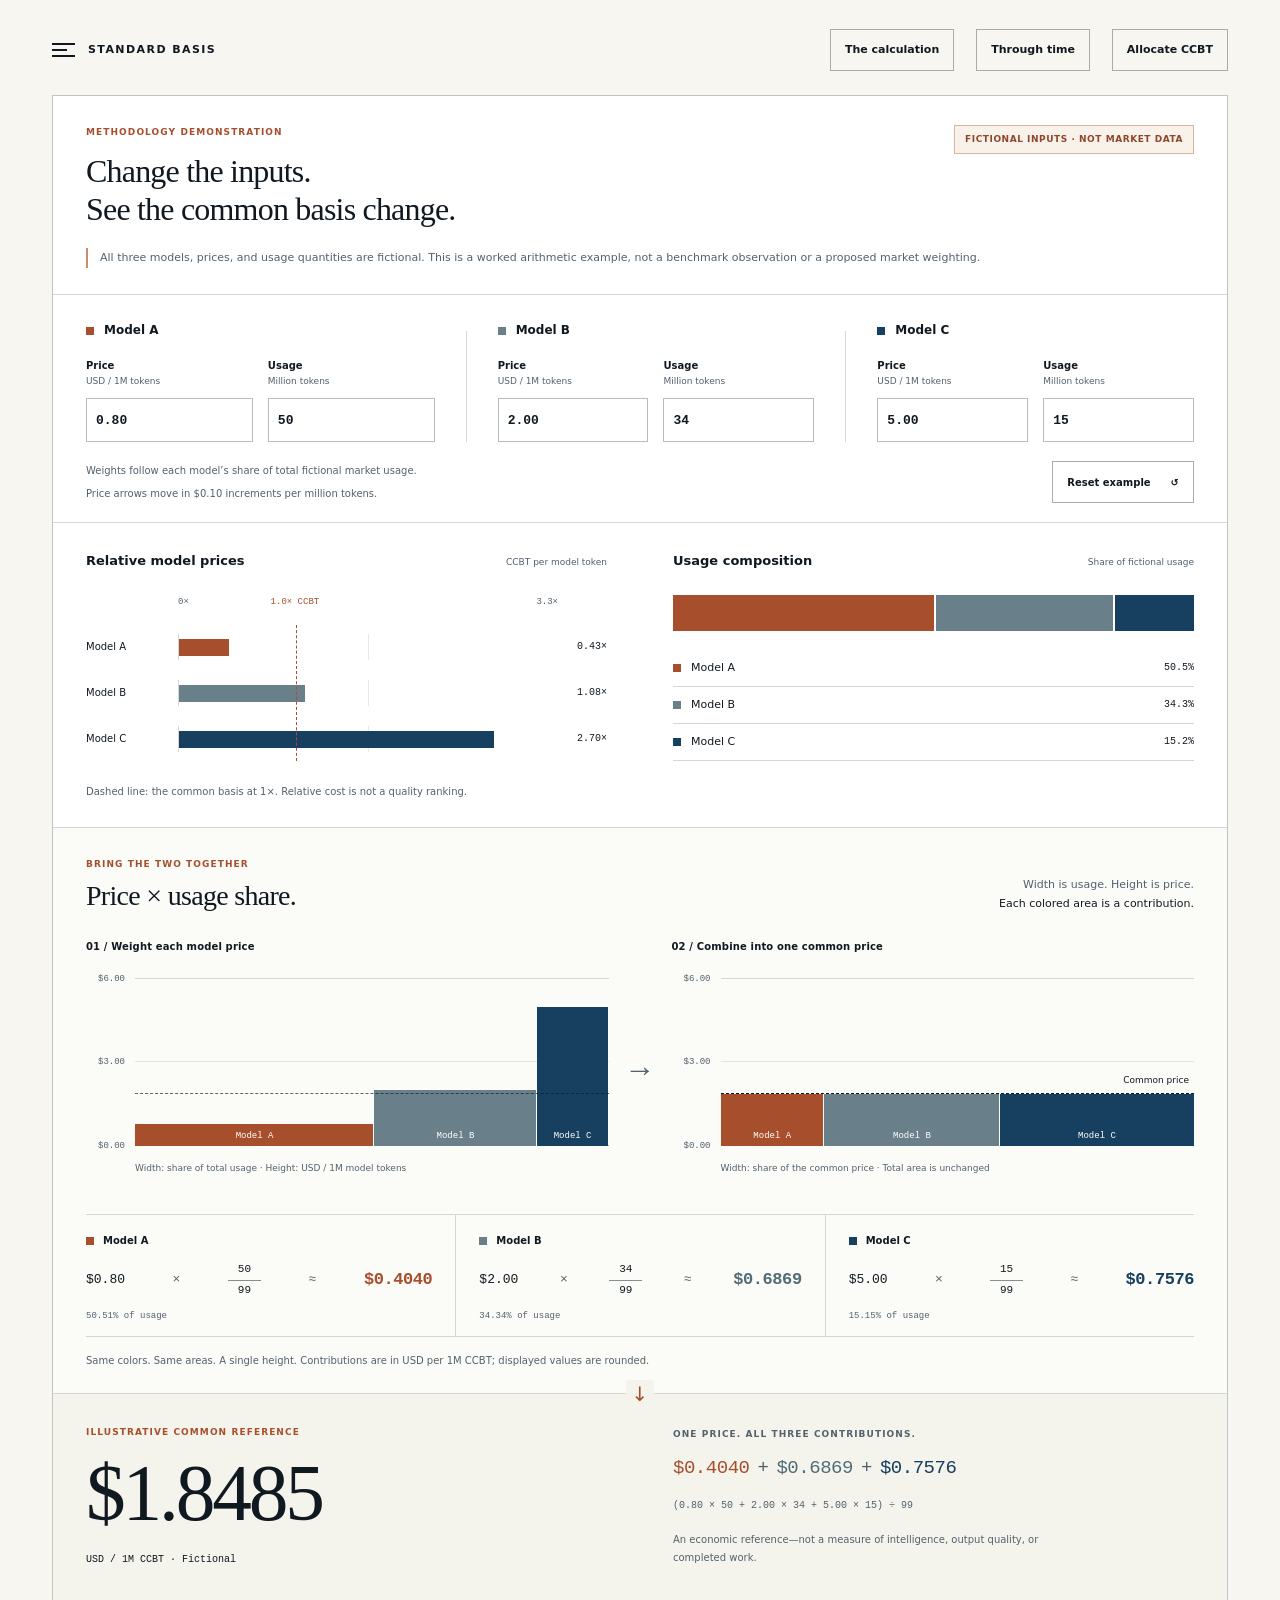
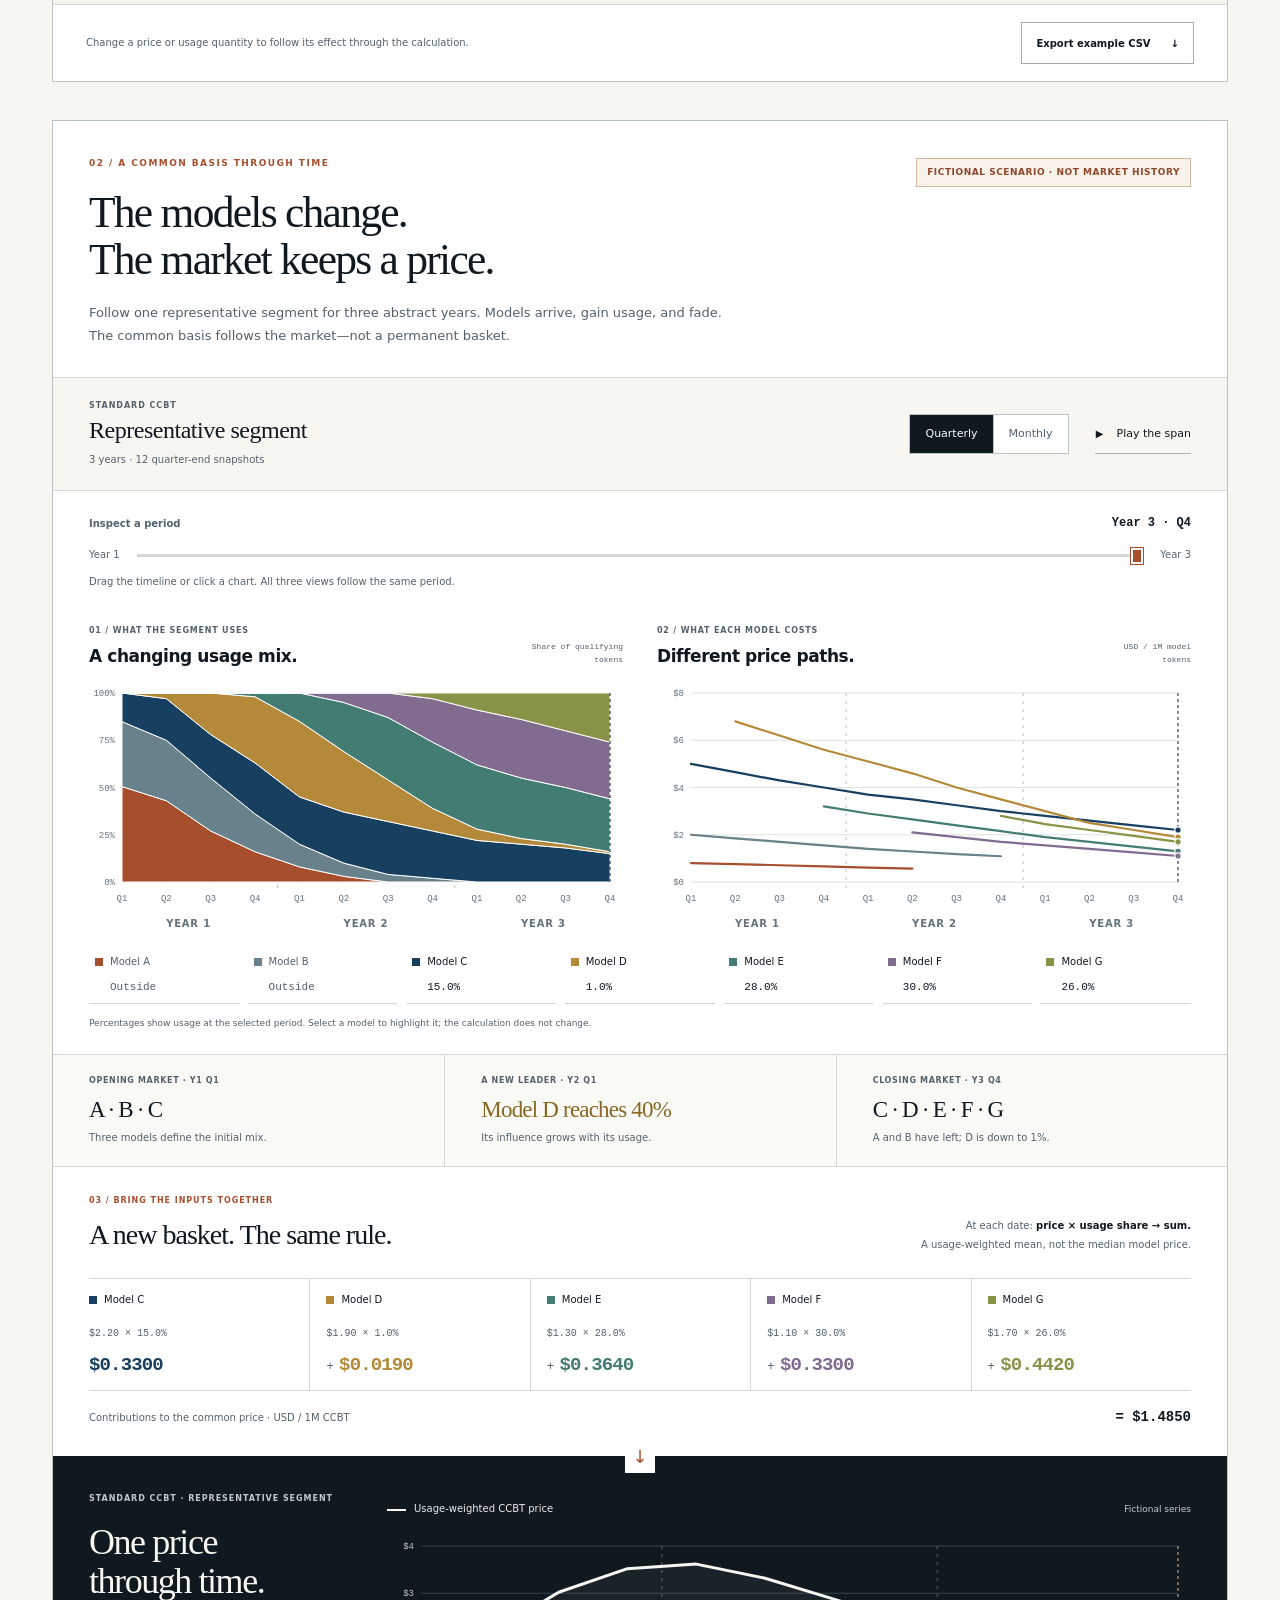
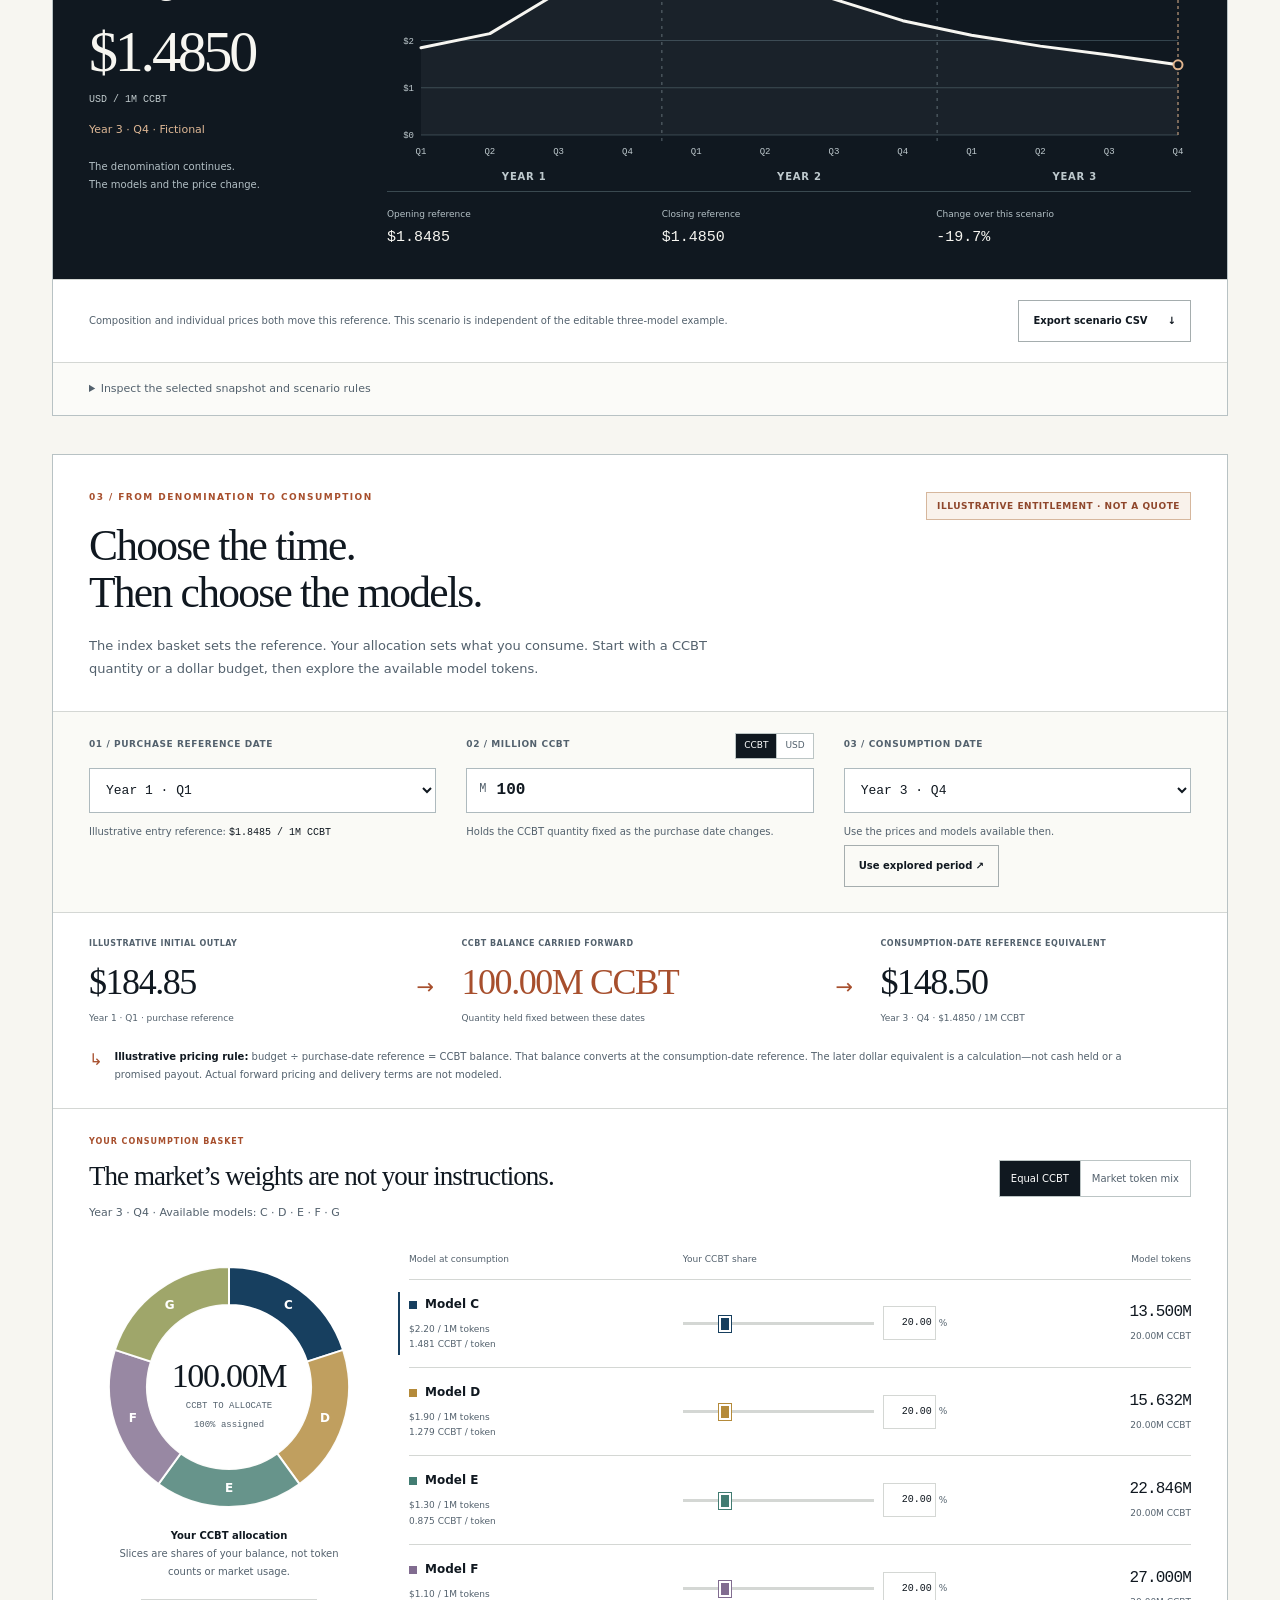
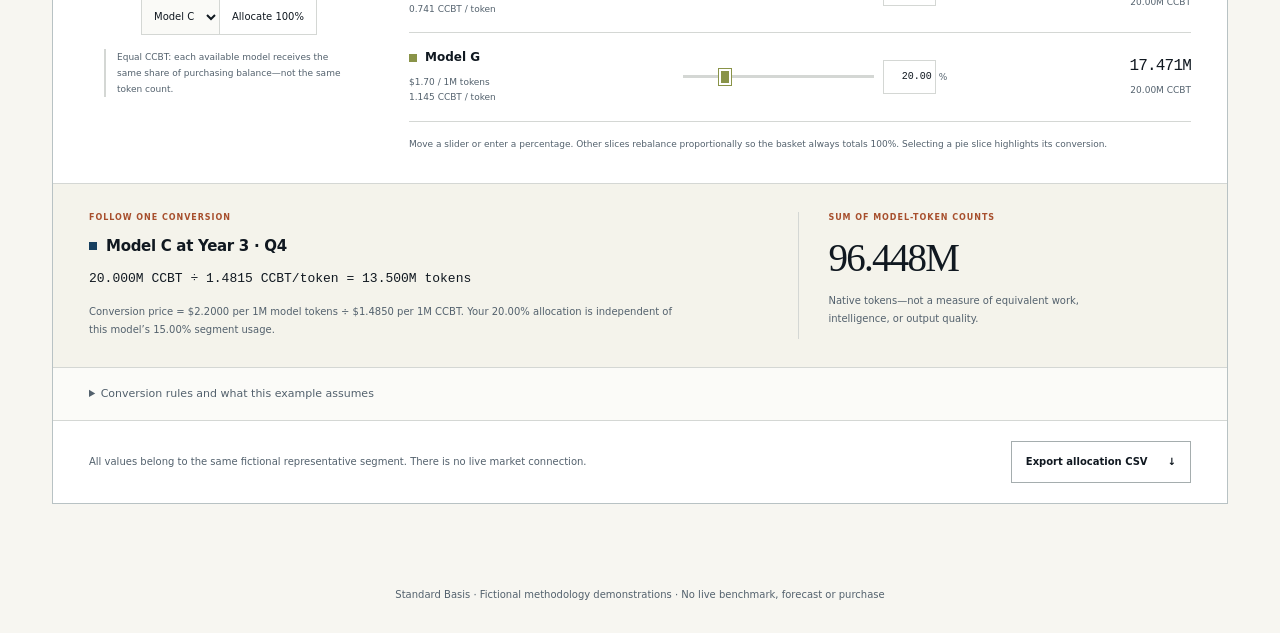
<file: calculator.html>
<!doctype html>
<html lang="en"><head><meta charset="utf-8"><meta name="viewport" content="width=device-width,initial-scale=1"><meta name="color-scheme" content="light"><title>CCBT Interactive Lab — Standard Basis</title><meta name="description" content="A fictional three-year CCBT segment and model allocation calculator. No live market data, forecasts or executable quotes."><style>/* Standard Basis — shared, dependency-free responsive styles. */
:root{
  --ink:#101820;--muted:#53616d;--paper:#f7f6f1;--white:#fff;
  --line:#d4d7d4;--soft:#eeeee7;--signal:#a74f2d;--signal-light:#d99b77;
  --blue:#173f5f;--max:1240px;
  --serif:Georgia,"Times New Roman",serif;
  --sans:ui-sans-serif,system-ui,-apple-system,BlinkMacSystemFont,"Segoe UI",sans-serif;
  --mono:ui-monospace,"SFMono-Regular",Consolas,"Liberation Mono",monospace;
}
*{box-sizing:border-box}
html{scroll-behavior:smooth;scroll-padding-top:106px}
body{margin:0;background:var(--paper);color:var(--ink);font-family:var(--sans);font-size:16px;line-height:1.65;text-rendering:optimizeLegibility;-webkit-font-smoothing:antialiased}
button,input,select,textarea{font:inherit}
button,a,input,select,textarea{-webkit-tap-highlight-color:transparent}
a{color:inherit;text-decoration-thickness:1px;text-underline-offset:.22em}
a:hover{color:var(--signal)}
button{cursor:pointer}
button:disabled{cursor:not-allowed;opacity:.55}
button:focus-visible,a:focus-visible,input:focus-visible,select:focus-visible,textarea:focus-visible,[tabindex]:focus-visible,summary:focus-visible{outline:3px solid var(--signal);outline-offset:5px}
input:focus-visible,select:focus-visible,textarea:focus-visible{outline-offset:2px}
::selection{background:#e7cbb7;color:var(--ink)}
[hidden]{display:none!important}
img,svg{max-width:100%}
svg{display:block}
.shell{width:min(calc(100% - 104px),var(--max));margin-inline:auto}
h1,h2,h3,h4,p,blockquote{margin:0}
h1,h2{font-family:var(--serif);font-weight:400;letter-spacing:-.045em;line-height:1.055}
h1{font-size:clamp(64px,7.7vw,110px)}
h2{font-size:clamp(40px,4.45vw,62px)}
h3{line-height:1.3;font-size:20px;font-weight:550;letter-spacing:-.02em}
h4{font-size:17px;line-height:1.35}
p{color:var(--muted)}
.accent{color:var(--signal)}
.sr-only{position:absolute;width:1px;height:1px;padding:0;margin:-1px;overflow:hidden;clip:rect(0,0,0,0);white-space:nowrap;border:0}
.skip-link{position:fixed;top:10px;left:20px;transform:translateY(-180%);background:var(--ink);color:white;padding:12px 20px;z-index:100}
.skip-link:focus{transform:translateY(0)}
.eyebrow,.micro-label,.section-label,.page-note,.page-meta,.badge{font-size:10px;letter-spacing:.12em;text-transform:uppercase;font-weight:650}
.eyebrow{font-size:11px;color:var(--signal);display:flex;align-items:center;gap:11px;margin-bottom:26px}
.eyebrow-mark{display:block;width:6px;height:6px;background:var(--signal)}
.micro-label{display:block;color:var(--muted);line-height:1.6}
.lede{font-size:20px;line-height:1.6;max-width:630px;color:#374652}
.text-link{display:inline-flex;gap:24px;align-items:center;justify-content:space-between;text-decoration:none;font-size:12px;font-weight:650;line-height:1.5;min-height:34px}
.text-link>span,.button>span,.nav-participate>span{font-size:17px;font-weight:400;transition:transform .18s ease}
.text-link:hover>span,.button:hover>span{transform:translate(2px,-1px)}
.text-link:hover{text-decoration:underline;text-underline-offset:5px}
.button{display:inline-flex;align-items:center;justify-content:space-between;gap:30px;min-height:49px;padding:12px 19px;border:1px solid var(--ink);background:var(--ink);color:white;text-decoration:none;font-size:11px;line-height:1.5;font-weight:650;letter-spacing:.04em;transition:background .18s,color .18s,border-color .18s}
.button.secondary{background:transparent;color:var(--ink);border-color:#a5adae}
.button:hover{background:var(--signal);border-color:var(--signal);color:white}
.button.small{min-height:39px;padding:9px 12px;font-size:10px}
.actions{display:flex;flex-wrap:wrap;gap:12px;align-items:center;margin-top:30px}
.text-button{border:0;border-bottom:1px solid var(--line);background:transparent;padding:7px 0;display:inline-flex;gap:18px;align-items:center;color:var(--ink);font-size:11px;line-height:1.5;font-weight:650;white-space:nowrap}
.text-button:hover{color:var(--signal);border-color:var(--signal)}
.badge{display:inline-flex;align-items:center;gap:9px;line-height:1.4;letter-spacing:.06em;padding:7px 10px;border:1px solid var(--line);color:var(--muted);font-size:9px;font-weight:600}
.status-dot{display:inline-block;width:6px;height:6px;background:var(--signal);flex:none}
.anchor-alias{display:block;position:relative;top:-110px}

/* Navigation */
.site-header{position:sticky;top:0;z-index:30;border-bottom:1px solid var(--line);background:rgba(247,246,241,.98)}
.nav{display:flex;align-items:center;justify-content:space-between;gap:35px;min-height:82px}
.brand{display:inline-flex;align-items:center;gap:13px;white-space:nowrap;text-decoration:none;text-transform:uppercase;font-size:12px;font-weight:750;letter-spacing:.13em;color:var(--ink)}
.brand-symbol{display:flex;flex-direction:column;width:23px;gap:4px}
.brand-symbol i{display:block;height:2px;background:currentColor;width:100%}
.brand-symbol i:nth-child(2){width:65%}
.nav-links{display:flex;align-items:center;gap:31px;font-size:11px;font-weight:550}
.nav-links a{text-decoration:none;position:relative}
.nav-links a:not(.nav-participate)[aria-current=page]::after{content:"";position:absolute;left:0;right:0;bottom:-10px;height:2px;background:var(--signal)}
.nav-links a[aria-current=page]{color:var(--signal)}
.nav-participate{display:flex;align-items:center;gap:27px;padding:8px 15px;border:1px solid #a5adae;margin-left:8px;min-height:40px}
.nav-participate:hover{background:var(--ink);border-color:var(--ink);color:white}
.nav-toggle{background:transparent;border:0;padding:9px 0 9px 15px;font-size:12px;align-items:center;gap:20px;min-height:44px;display:none}
.nav-toggle>span{font-size:22px;font-weight:300;line-height:1}

/* Homepage hero */
.hero{border-bottom:1px solid var(--line)}
.hero-grid{display:grid;grid-template-columns:minmax(0,1fr) 300px;gap:85px;padding-block:79px 74px}
.hero h1{margin-bottom:28px;font-size:clamp(68px,7.4vw,108px);line-height:1.01;letter-spacing:-.052em}
.hero .lede{max-width:595px;font-size:20px;line-height:1.55}
.hero-focus{max-width:565px;font-size:14px;line-height:1.8;margin-top:17px}
.hero .actions{margin-top:29px}
.hero-provider{font-size:11px;margin-top:19px;line-height:1.7}
.hero-provider a{font-weight:600;color:var(--ink);text-decoration:none}
.hero-provider a:hover{color:var(--signal)}
.hero-aside{padding-top:20px;border-top:1px solid var(--ink);align-self:end;padding-bottom:1px;margin-bottom:3px}
.hero-aside>.micro-label{font-size:9px;letter-spacing:.11em}
.hero-aside blockquote{font-family:var(--serif);font-size:27px;line-height:1.37;letter-spacing:-.02em;margin-top:24px}
.hero-aside blockquote em{display:block;color:var(--signal);font-style:normal;margin-top:12px}
.hero-current{border-top:1px solid var(--line);padding-top:19px;margin-top:37px}
.hero-current>.micro-label{font-size:9px;margin-bottom:8px}
.hero-current a{display:flex;align-items:center;gap:13px;padding:8px 0;text-decoration:none;font-size:11px;line-height:1.7}
.hero-current a>span:first-child{font-family:var(--mono);color:var(--muted);font-size:9px}
.hero-current a>span:last-child{margin-left:auto;font-size:16px}
.hero-status{border-top:1px solid var(--line)}
.hero-status .shell{display:flex;align-items:center;gap:30px;min-height:57px;font-size:10px;line-height:1.7;color:var(--muted)}
.hero-status .shell>span:first-child{text-transform:uppercase;letter-spacing:.085em;display:flex;align-items:center;gap:10px;color:var(--ink);font-weight:600}
.hero-status .shell>span:nth-child(2){border-left:1px solid var(--line);padding-left:30px}
.hero-status a{margin-left:auto;text-decoration:none;color:var(--ink)}
.hero-status a:hover{color:var(--signal)}

/* Section structure */
.section{padding-block:96px;border-bottom:1px solid var(--line);position:relative}
.section-heading{display:grid;grid-template-columns:235px minmax(0,1fr);gap:70px;align-items:start;margin-bottom:49px}
.section-label{color:var(--signal);border-top:1px solid #c8a18b;padding-top:12px;line-height:1.6;margin-top:8px;font-size:10px}
.section-label>span{font-family:var(--mono);font-weight:400;margin-right:6px}
.section-heading h2{margin-bottom:22px}
.section-intro{font-size:16px;max-width:735px;line-height:1.8}
.section-bottom{display:flex;align-items:center;justify-content:space-between;gap:40px;margin-top:27px}
.section-bottom>p{font-size:12px;max-width:755px;line-height:1.85}
.section-bottom>.text-link{flex:none}
.section-bottom strong{font-weight:500;color:var(--ink)}
.dark{background:var(--ink);color:var(--paper);border-color:var(--ink)}
.dark p{color:#b8c3ca}
.dark .section-label{color:var(--signal-light);border-color:#715540}
.dark .micro-label{color:#b8c3ca}
.dark a:hover{color:var(--signal-light)}
.dark .text-link{color:var(--paper)}
.dark .text-link:hover{color:var(--signal-light)}
.dark :focus-visible{outline-color:var(--signal-light)}

/* Two-sided market */
.market-map{display:grid;grid-template-columns:1fr 50px 1.12fr 50px 1fr;align-items:stretch}
.market-node{border:1px solid #52616a;padding:29px 30px 24px;display:flex;flex-direction:column}
.node-heading{display:flex;align-items:center;justify-content:space-between;margin-bottom:26px}
.node-heading>span:last-child{font-size:18px;line-height:1;color:var(--signal-light)}
.node-heading .micro-label{font-size:9px}
.market-node h3{font-family:var(--serif);font-size:33px;font-weight:400;margin-bottom:21px;letter-spacing:-.025em}
.market-node ul{list-style:none;margin:0 0 28px;padding:0;font-size:12px;line-height:2;color:#b8c3ca}
.market-node .text-link{border-top:1px solid #52616a;padding-top:16px;margin-top:auto;font-size:11px}
.market-node.center{background:var(--paper);border-color:var(--paper);color:var(--ink)}
.market-node.center ul,.market-node.center .micro-label{color:var(--muted)}
.market-node.center .text-link{color:var(--ink);border-color:var(--line)}
.market-node.center .text-link:hover{color:var(--signal)}
.market-node.center .basis-mini{font-family:var(--serif);font-size:25px;color:var(--signal)}
.node-connector{font-size:25px;display:flex;align-items:center;justify-content:center;color:var(--signal-light)}

/* Benchmark: publication state and visualizations */
.benchmark-panel{border:1px solid #bac3c4;background:var(--white)}
.benchmark-panel-top{padding:22px 29px;display:flex;align-items:center;justify-content:space-between;gap:18px;border-bottom:1px solid var(--line)}
.benchmark-panel-top>div{display:flex;gap:25px;align-items:center}
.benchmark-panel-top .micro-label{color:var(--signal);font-size:10px}
.benchmark-panel-top h3{font-family:var(--serif);font-size:22px;font-weight:400;letter-spacing:-.02em;border-left:1px solid var(--line);padding-left:25px}
.benchmark-body{display:grid;grid-template-columns:315px minmax(0,1fr)}
.benchmark-summary{padding:31px 29px;border-right:1px solid var(--line);background:#f9faf7}
.reference-value{font-family:var(--serif);font-size:76px;line-height:1.15;letter-spacing:-.05em;margin-top:13px;font-variant-numeric:tabular-nums;overflow-wrap:anywhere}
.quote-unit{font-family:var(--mono);font-size:11px;margin-top:2px;color:var(--ink)}
.reference-status{color:var(--signal);font-size:11px;margin-top:18px}
.compact-meta{margin:29px 0 0;border-top:1px solid var(--line);padding-top:7px;font-size:10px;line-height:1.6}
.compact-meta>div{display:flex;justify-content:space-between;align-items:start;gap:20px;padding-top:11px}
.compact-meta dt{color:var(--muted);flex:none}
.compact-meta dd{margin:0;text-align:right;color:var(--ink);max-width:160px;overflow-wrap:anywhere}
.benchmark-pending{padding:34px 42px;display:flex;flex-direction:column;align-items:flex-start;justify-content:center}
.pending-heading .micro-label{font-size:9px}
.pending-heading h4{font-family:var(--serif);font-size:33px;font-weight:400;letter-spacing:-.03em;line-height:1.2;margin:15px 0 12px}
.pending-heading p{font-size:12px;max-width:470px;line-height:1.8}
.basis-construction{display:flex;align-items:center;gap:15px;width:100%;margin:26px 0 17px}
.basis-construction>div{min-height:91px;flex:1;background:#f3f4ef;border:1px solid var(--line);display:flex;flex-direction:column;align-items:center;justify-content:center;padding:13px 6px;gap:6px}
.basis-construction .basis-result{border-color:#c59a7d;background:#f7eee6}
.basis-variable{font-family:var(--serif);font-size:30px;line-height:1;font-style:italic}
.basis-variable sub{font-size:13px}
.basis-construction>div>span:last-child{font-size:9px;color:var(--muted)}
.basis-construction>b{font-size:17px;font-weight:400;color:var(--muted)}
.benchmark-pending>.text-link{font-size:11px}
.benchmark-panel-foot{border-top:1px solid var(--line);padding:14px 29px;display:flex;gap:30px;align-items:center;justify-content:space-between;font-size:10px;color:var(--muted);line-height:1.7}
.benchmark-panel-foot>a{color:var(--ink);text-decoration:none;font-weight:600;white-space:nowrap}
.benchmark-panel-foot>a:hover{color:var(--signal)}
.published-chart{padding:31px 34px;min-width:0;display:flex;flex-direction:column;justify-content:center}
.chart-title{display:flex;align-items:baseline;justify-content:space-between;gap:20px;margin-bottom:25px}
.chart-title h4{font-weight:600;font-size:13px}
.chart-title>span{font-size:9px;color:var(--muted);text-align:right}
.relative-chart{width:100%;font-size:11px}
.bar-axis{position:relative;height:29px;margin-left:92px;margin-right:49px;font-family:var(--mono);font-size:9px;color:var(--muted)}
.bar-axis>span{position:absolute;top:0}
.bar-axis .axis-origin{left:0}
.bar-axis .axis-ref{transform:translateX(-50%);color:var(--signal);white-space:nowrap}
.bar-axis .axis-max{right:0}
.bar-row{display:grid;grid-template-columns:82px minmax(0,1fr) 39px;gap:10px;align-items:center;min-height:46px}
.bar-name{font-size:10px;color:var(--ink);line-height:1.4;overflow-wrap:anywhere}
.bar-track{height:26px;position:relative;display:flex;align-items:center;background:linear-gradient(90deg,transparent calc(50% - .5px),#e7e9e5 calc(50% - .5px),#e7e9e5 calc(50% + .5px),transparent calc(50% + .5px));border-left:1px solid var(--line)}
.bar-track::after{content:"";position:absolute;left:var(--reference);top:-9px;bottom:-9px;border-left:1px dashed var(--signal);z-index:2;pointer-events:none}
.price-bar{height:17px;min-width:0;background:#173f5f;position:relative}
.bar-row:nth-child(3n+2) .price-bar{background:#a74f2d}
.bar-row:nth-child(3n+3) .price-bar{background:#69808a}
.bar-number{font-family:var(--mono);font-size:10px;text-align:right;white-space:nowrap}
.chart-note{font-size:10px;color:var(--muted);margin-top:22px;line-height:1.6}
.composition-stack{display:flex;min-height:36px;overflow:hidden;background:var(--soft);margin:7px 0 19px}
.composition-stack>span{background:var(--blue);border-right:2px solid white}
.composition-stack>span:last-child{border:0}
.key-0,.composition-stack>.key-0{background:#a74f2d}
.key-1,.composition-stack>.key-1{background:#69808a}
.key-2,.composition-stack>.key-2{background:#173f5f}
.model-key{display:inline-block;width:8px;height:8px;flex:none}
.composition-legend{margin:0;font-size:11px}
.composition-legend>div{display:flex;align-items:center;justify-content:space-between;gap:12px;border-bottom:1px solid var(--line);padding:9px 0}
.composition-legend dt{display:flex;align-items:center;gap:10px;color:var(--ink)}
.composition-legend dd{font-family:var(--mono);margin:0;font-size:10px}
.release-details{margin-top:48px}
.release-details h3{font-family:var(--serif);font-size:31px;margin-bottom:25px;font-weight:400}
.release-grid{display:grid;grid-template-columns:1fr 1fr;gap:60px;margin-top:34px}
.source-list{margin:0;padding-left:18px;font-size:12px;color:var(--muted)}
.source-list a{overflow-wrap:anywhere}
.release-note{font-size:12px;color:var(--muted);margin-top:18px}
.history-chart{border:1px solid var(--line);padding:24px;background:white;margin:30px 0}
.history-chart svg{width:100%;height:auto}
.history-chart text{font-family:var(--mono);fill:var(--muted);font-size:11px}

/* Future-consumption panel */
.future-section{background:#eeeee7}
.contract-flow{display:grid;grid-template-columns:1fr 62px 1fr;position:relative}
.contract-flow article{border:1px solid #b8bfbf;padding:32px 36px;background:var(--paper)}
.contract-top{display:flex;align-items:center;gap:15px;margin-bottom:24px}
.step-circle{display:inline-flex;justify-content:center;align-items:center;width:26px;height:26px;border:1px solid #afbbb9;border-radius:50%;font-size:9px;font-family:var(--mono);color:var(--signal)}
.contract-top .micro-label{color:var(--signal);font-size:10px}
.contract-flow h3{font-family:var(--serif);font-size:31px;font-weight:400;letter-spacing:-.025em;margin-bottom:22px}
.contract-flow dl{margin:0;border-top:1px solid var(--line);font-size:12px}
.contract-flow dl>div{display:flex;justify-content:space-between;gap:20px;padding:11px 0;border-bottom:1px solid var(--line)}
.contract-flow dt{color:var(--muted)}
.contract-flow dd{margin:0;text-align:right}
.contract-flow article>p{font-size:12px;margin-top:20px;max-width:420px;line-height:1.8}
.contract-arrow{display:flex;align-items:center;justify-content:center;font-family:var(--serif);font-size:31px;color:var(--signal)}
.model-options{display:grid;grid-template-columns:1fr 1fr;border-top:1px solid var(--line);border-left:1px solid var(--line)}
.model-options>span{display:block;padding:10px 15px;border-right:1px solid var(--line);border-bottom:1px solid var(--line);font-size:12px;background:#fdfdf9}
.model-options>span:last-child{color:var(--signal)}
.fine-print{font-size:10px;color:var(--muted);font-weight:400}

/* Market development */
.evidence-flow{display:grid;grid-template-columns:repeat(4,1fr);border-top:1px solid #a5afaf;border-bottom:1px solid var(--line)}
.evidence-flow>div{padding:26px 24px 27px 0;position:relative}
.evidence-flow>div+div{border-left:1px solid var(--line);padding-left:27px}
.evidence-flow>div:not(:last-child)::after{content:"→";font-size:17px;color:var(--signal);position:absolute;right:-9px;top:24px;background:var(--paper);padding:0 3px;z-index:1}
.evidence-flow .micro-label{color:var(--signal);font-family:var(--mono);font-size:10px;margin-bottom:19px}
.evidence-flow h3{font-size:16px;margin-bottom:10px}
.evidence-flow p{font-size:12px;max-width:230px}
.evidence-return{display:flex;align-items:center;gap:14px;margin-top:15px}
.evidence-return>span{color:var(--signal);font-size:19px}
.evidence-return>span:last-child{margin-left:auto}
.evidence-return p{font-size:10px}

/* Participation and functional draft/send form */
.participation{background:#fff}
.participation-grid{display:grid;grid-template-columns:minmax(0,.85fr) minmax(0,1.15fr);gap:80px}
.participant-option{border-top:1px solid var(--line);padding:22px 0 27px}
.participant-option .micro-label{color:var(--signal);font-size:10px;margin-bottom:14px}
.participant-option h3{font-family:var(--serif);font-size:29px;font-weight:400;margin-bottom:15px}
.participant-option p{font-size:13px;max-width:405px;margin-bottom:14px;line-height:1.85}
.research-invite{padding-top:21px;border-top:1px solid var(--line);font-size:11px;line-height:1.85}
.research-invite a{display:inline-block;color:var(--ink);font-weight:600;text-decoration:none}
.founder-block{border-top:1px solid var(--line);margin-top:30px;padding-top:24px}
.founder-block h3{font-family:var(--serif);font-weight:400;font-size:27px;margin-top:10px}
.founder-block p{font-size:12px;margin-top:12px;white-space:pre-line}
.founder-block .text-link{margin-top:12px}
.inquiry-panel{background:var(--paper);border:1px solid var(--line);padding:29px 32px 30px;scroll-margin-top:110px;min-width:0}
.inquiry-title .micro-label{color:var(--signal);font-size:9px;margin-bottom:12px}
.inquiry-title h3{font-family:var(--serif);font-size:29px;font-weight:400;line-height:1.25}
.form-mode-note{font-size:10px;line-height:1.75;color:#695647;margin-top:15px;padding-left:10px;border-left:2px solid #d5b298}
#inquiry-form{margin-top:24px}
.form-row{display:grid;grid-template-columns:1fr 1fr;gap:18px;margin-bottom:16px}
label{display:block;font-size:10px;font-weight:600;color:var(--ink)}
input,select,textarea{display:block;width:100%;max-width:100%;min-width:0;border:1px solid #b5bfc0;border-radius:0;padding:10px 11px;background:#fff;color:var(--ink);font-size:13px;line-height:1.6;margin-top:7px;box-shadow:none}
input,select{min-height:43px}
textarea{resize:vertical;min-height:105px}
textarea::placeholder{color:#747c80;opacity:1;font-weight:400}
.field-hint{font-size:9px;line-height:1.8;margin-top:9px}
#inquiry-form>.button{margin-top:20px;width:100%;font-size:11px}
.privacy-note{font-size:9px;line-height:1.8;margin-top:13px}
.honeypot{position:absolute;left:-10000px;top:auto;width:1px;height:1px;overflow:hidden}
.inquiry-result{margin-top:23px;border-top:1px solid #b5bfc0;padding-top:22px}
.inquiry-result>.micro-label{color:var(--signal);font-size:9px}
.inquiry-result textarea{font-family:var(--mono);font-size:10px;min-height:160px}
.inquiry-result .small-actions{margin-top:13px;gap:10px}
.form-error{font-size:11px;color:#923d28;line-height:1.6;margin-top:14px}
.direct-email{margin-top:19px;font-size:11px;overflow-wrap:anywhere}

/* Inner page scaffolding */
.page-hero{padding:77px 0 60px;border-bottom:1px solid var(--line)}
.page-hero h1{font-size:clamp(58px,6.8vw,95px);max-width:1050px;margin-bottom:27px;line-height:1.04}
.page-hero .lede{max-width:740px;font-size:18px}
.page-hero-bottom{display:flex;align-items:center;justify-content:space-between;gap:50px}
.page-hero-bottom .actions{margin-top:0;flex:none}
.page-hero-bottom>.text-link{flex:none}
.page-note{font-size:9px;color:var(--muted);margin-top:27px;display:flex;align-items:center;gap:10px;line-height:1.9;letter-spacing:.07em}
.page-meta{display:flex;gap:35px;flex-wrap:wrap;color:var(--muted);font-size:9px;letter-spacing:.07em;margin-top:28px}
.page-meta a{text-decoration:none;color:var(--signal)}
.subnav{border-bottom:1px solid var(--line)}
.subnav>.shell{display:flex;gap:36px;min-height:53px;align-items:center;font-size:10px}
.subnav a{text-decoration:none;font-weight:550}
.subnav a:first-child{color:var(--signal)}
.benchmark-main{padding-top:50px;padding-bottom:58px}

/* Market inner page */
.audience-grid{display:grid;grid-template-columns:1fr 1fr;border:1px solid var(--line);background:#fff}
.audience-card{padding:38px 43px}
.audience-card+.audience-card{border-left:1px solid var(--line)}
.audience-card .micro-label{color:var(--signal);margin-bottom:20px}
.audience-card h3{font-family:var(--serif);font-weight:400;font-size:37px;line-height:1.13;margin-bottom:23px;letter-spacing:-.025em}
.audience-card p{font-size:13px;max-width:460px;line-height:1.85}
.check-list{list-style:none;padding:0;margin:25px 0 22px;border-top:1px solid var(--line);font-size:12px}
.check-list li{padding:10px 0;border-bottom:1px solid var(--line);display:flex;align-items:center;gap:12px}
.check-list li::before{content:"+";color:var(--signal);font-size:13px}
.process-grid{display:grid;grid-template-columns:repeat(4,1fr);gap:33px}
.process-grid article{border-top:1px solid #52616a;padding-top:24px}
.process-number{color:var(--signal-light);font-family:var(--serif);font-size:35px;line-height:1}
.process-grid h3{font-family:var(--serif);font-size:30px;font-weight:400;margin:21px 0 12px}
.process-grid p{font-size:12px;max-width:250px;line-height:1.9}
.sample-request{display:grid;grid-template-columns:1fr auto;gap:45px;align-items:center;background:var(--soft);border:1px solid var(--line);padding:28px 31px}
.sample-request .micro-label{color:var(--signal);font-size:9px;margin-bottom:12px}
.sample-request h3{font-family:var(--serif);font-weight:400;font-size:28px;margin-bottom:12px}
.sample-request p{font-size:12px;max-width:650px}
.sample-basis{border-left:1px solid #b4bfbc;padding-left:33px}
.sample-basis strong{display:block;font-family:var(--serif);font-size:44px;font-weight:400;line-height:1.2;margin-bottom:5px}
.sample-basis>span:last-child{font-size:10px;color:var(--muted)}
.table-wrap{overflow-x:auto;overscroll-behavior-inline:contain;max-width:100%}
.comparison-table{border-collapse:collapse;width:100%;font-size:12px;line-height:1.7;text-align:left;min-width:800px;font-variant-numeric:tabular-nums}
.comparison-table caption{text-align:left;padding:17px 0;font-size:10px;color:var(--signal)}
.comparison-table th,.comparison-table td{padding:19px 18px;border-bottom:1px solid var(--line);vertical-align:top}
.comparison-table th:first-child,.comparison-table td:first-child{padding-left:0}
.comparison-table thead th{font-size:10px;font-weight:650;background:transparent;border-top:1px solid #a6b2b2}
.comparison-table thead th span{font-size:9px;color:var(--muted);font-weight:400}
.comparison-table tbody th{font-weight:600;white-space:nowrap}
.comparison-table td{color:var(--muted);font-size:11px}
.comparison-table td:nth-child(4){color:var(--signal);font-family:var(--mono)}
.example-notes{display:grid;grid-template-columns:1fr 1fr;gap:45px;margin:23px 0 15px}
.example-notes p{font-size:11px;line-height:1.85}
.example-notes strong{color:var(--ink);font-weight:600}
.delivery-detail{display:grid;grid-template-columns:1fr 1fr;gap:64px;align-items:center}
.delivery-ticket{background:var(--paper);border:1px solid #aebbb9;padding:34px}
.delivery-ticket .micro-label{color:var(--signal);margin-bottom:31px}
.delivery-ticket strong{display:block;font-family:var(--serif);font-size:57px;font-weight:400;line-height:1.1;letter-spacing:-.04em}
.ticket-date{display:block;font-size:11px;margin-top:12px;border-bottom:1px solid var(--line);padding-bottom:23px;margin-bottom:21px}
.delivery-ticket p{font-size:12px;max-width:380px;line-height:1.85}
.delivery-detail>div:last-child h3{font-family:var(--serif);font-size:30px;font-weight:400;margin-bottom:19px}
.delivery-detail>div:last-child p{font-size:13px;line-height:1.85;margin-bottom:19px}
.roadmap{display:grid;grid-template-columns:repeat(5,1fr);gap:20px}
.roadmap article{border-top:1px solid #a9b5b4;padding:16px 14px 0 0}
.roadmap article>span{font-family:var(--mono);font-size:10px;color:var(--signal)}
.roadmap h3{font-size:15px;margin:17px 0 12px}
.roadmap p{font-size:12px;line-height:1.8}
.two-column-copy{display:grid;grid-template-columns:1fr 1fr;gap:65px;margin-top:45px}
.two-column-copy h3{font-family:var(--serif);font-size:27px;font-weight:400;margin-bottom:18px}
.two-column-copy p{font-size:13px;line-height:1.85;margin-bottom:17px}
.disclosure{border-top:1px solid #a9b5b4;border-bottom:1px solid var(--line);margin-top:32px}
.disclosure summary{list-style:none;padding:20px 0;display:flex;justify-content:space-between;align-items:center;gap:20px;cursor:pointer;font-size:12px;font-weight:600}
.disclosure summary::-webkit-details-marker{display:none}
.disclosure summary>span{font-size:20px;font-weight:400;color:var(--signal)}
.disclosure[open] summary>span{transform:rotate(45deg)}
.disclosure-body{max-width:920px;padding-bottom:20px}
.disclosure-body p{font-size:12px;margin-bottom:15px;line-height:1.9}
.closing-cta{padding:69px 0;background:var(--soft)}
.closing-cta>.shell{display:flex;align-items:center;justify-content:space-between;gap:60px}
.closing-cta h2{font-size:43px}
.closing-cta .eyebrow{font-size:10px;margin-bottom:19px}
.closing-cta .actions{margin:0;flex-direction:column;align-items:stretch}
.closing-cta>.shell>.button{flex:none}

/* Interactive calculation */
.calculator{border:1px solid #bcc6c4;background:white}
.calculator-header{padding:29px 33px 0;display:flex;justify-content:space-between;align-items:start;gap:35px}
.calculator-header .micro-label{font-size:9px;color:var(--signal);margin-bottom:14px}
.calculator-header h3{font-family:var(--serif);font-size:32px;line-height:1.17;font-weight:400;letter-spacing:-.025em}
.example-badge{border-color:#d6b79d;background:#f9f2eb;color:#8f472c;flex:none}
.calculator-disclaimer{font-size:11px;line-height:1.8;margin:20px 33px 26px;padding-left:12px;border-left:2px solid #c79069;max-width:930px}
.calculator-grid{display:grid;grid-template-columns:1.05fr 1fr;border-top:1px solid var(--line);border-bottom:1px solid var(--line)}
.calculator-inputs{padding:29px 32px;min-width:0}
.calc-input-head,.calc-row{display:grid;grid-template-columns:1fr 1fr 1fr;gap:17px;align-items:center}
.calc-input-head{font-size:9px;color:var(--muted);line-height:1.7;padding-bottom:12px;border-bottom:1px solid var(--line)}
.calc-input-head>span:first-child{align-self:end}
.calc-row{padding:12px 0;border-bottom:1px solid var(--line)}
.calc-model{display:flex;gap:10px;align-items:center;font-size:12px}
.calc-row input{font-family:var(--mono);margin-top:0;font-size:12px;padding:10px 9px}
.calc-input-bottom{display:flex;justify-content:space-between;align-items:center;gap:25px;margin-top:18px}
.calc-input-bottom p{font-size:10px;max-width:200px;line-height:1.8}
.calc-input-bottom .text-button{font-size:10px}
.calc-result{background:#f4f4ec;border-left:1px solid var(--line);padding:32px 35px;display:flex;flex-direction:column;align-items:start;justify-content:center;min-width:0}
.calc-result>.micro-label{color:var(--signal);font-size:9px}
.calc-result>strong{font-family:var(--serif);font-weight:400;font-size:68px;line-height:1.15;letter-spacing:-.04em;margin:15px 0 7px;max-width:100%;overflow-wrap:anywhere}
.calc-result>span:not(.micro-label){font-family:var(--mono);font-size:10px;color:var(--ink)}
.calc-equation{font-family:var(--mono);font-size:10px;line-height:1.9;margin-top:20px;color:var(--muted);overflow-wrap:anywhere}
.calc-result-note{font-size:10px;line-height:1.85;margin-top:21px;max-width:310px}
.calculator-charts{padding:29px 33px;display:grid;grid-template-columns:1.05fr 1fr;gap:65px}
.calculator-charts>div{min-width:0}
.calculator-foot{border-top:1px solid var(--line);padding:17px 33px;display:flex;align-items:center;justify-content:space-between;gap:30px}
.calculator-foot p{font-size:10px;line-height:1.8;max-width:770px}
.calculator-foot .text-button{font-size:10px}
.publication-grid{display:grid;grid-template-columns:repeat(3,1fr);gap:40px}
.publication-grid>article{border-top:1px solid #b0bcbc;padding-top:20px}
.publication-grid .micro-label{color:var(--signal);font-size:9px;margin-bottom:16px}
.publication-grid h3{font-family:var(--serif);font-weight:400;font-size:27px;margin-bottom:16px}
.publication-grid p{font-size:12px;line-height:1.9}

/* Long-form thesis and methodology: original substantive source material */
.article-layout{display:grid;grid-template-columns:235px minmax(0,785px);gap:85px;justify-content:space-between;padding-block:65px 100px}
.toc{position:sticky;top:116px;align-self:start;border-top:1px solid var(--ink);padding-top:18px}
.toc .micro-label{font-size:9px;color:var(--signal);margin-bottom:15px}
.toc a{display:block;font-size:11px;line-height:1.6;text-decoration:none;color:var(--muted);padding:7px 0}
.toc a:hover,.toc a.is-active{color:var(--signal)}
.toc a.is-active{font-weight:600}
.prose{min-width:0;max-width:100%}
.prose section{scroll-margin-top:113px}
.prose h2{font-size:43px;margin-bottom:25px;padding-top:39px;line-height:1.1}
.prose section:first-child h2{padding-top:0}
.prose h3{font-family:var(--sans);font-size:14px;font-weight:650;letter-spacing:.025em;margin-top:32px;margin-bottom:13px}
.prose p{font-size:15px;line-height:1.9;margin-bottom:20px}
.prose .lead{font-family:var(--serif);font-size:25px;line-height:1.5;letter-spacing:-.018em;color:var(--ink)}
.prose .equation{font-family:var(--serif);font-size:25px;line-height:1.75;text-align:center;background:white;border:1px solid var(--line);padding:25px;margin:29px 0;color:var(--ink);overflow-x:auto}
.prose sub{font-size:.58em}
.prose .principles{list-style:none;padding:0;border-top:1px solid var(--line);margin:26px 0}
.prose .principles li{display:grid;grid-template-columns:155px minmax(0,1fr);gap:27px;padding:17px 0;border-bottom:1px solid var(--line)}
.prose .principles b{font-size:10px;letter-spacing:.04em;text-transform:uppercase;color:var(--signal);line-height:1.7;overflow-wrap:anywhere}
.prose .principles span{font-size:13px;line-height:1.8;color:var(--muted)}
.prose .pull{font-family:var(--serif);font-size:31px;line-height:1.3;letter-spacing:-.025em;padding-left:23px;border-left:2px solid var(--signal);color:var(--ink);margin:38px 0}
.notice{background:#f9f2eb;border:1px solid #d7b89f;padding:19px 22px;color:#6c503c!important;font-size:12px!important;line-height:1.85!important;margin-bottom:25px}
.article-abstract{border-bottom:1px solid #b2bfbd;padding-bottom:24px;margin-bottom:13px}
.article-abstract .micro-label{color:var(--signal);font-size:9px;margin-bottom:18px}
.article-abstract p{font-family:var(--serif);font-size:23px;line-height:1.5;letter-spacing:-.015em;color:var(--ink)}
.class-grid{display:grid;grid-template-columns:repeat(2,1fr);border-top:1px solid var(--line);border-left:1px solid var(--line);margin:25px 0}
.class-card{border-bottom:1px solid var(--line);border-right:1px solid var(--line);padding:25px 24px;background:white}
.class-card .micro-label{color:var(--signal);font-size:9px}
.prose .class-card h3{margin:20px 0 13px;font-size:14px;text-transform:none}
.prose .class-card p{font-size:12px;margin:0;line-height:1.8}
.specification-list{margin:22px 0}
.specification-list>div{display:grid;grid-template-columns:160px minmax(0,1fr);gap:30px;padding:16px 0;border-bottom:1px solid var(--line);font-size:12px;line-height:1.8}
.specification-list dt{font-weight:600}
.specification-list dd{margin:0;color:var(--muted);overflow-wrap:anywhere}
.article-next{border-top:1px solid #a9b5b4;margin-top:56px;padding-top:25px}
.article-next .micro-label{color:var(--signal);font-size:9px}
.prose .article-next h3{font-family:var(--serif);font-weight:400;font-size:31px;letter-spacing:-.025em;margin:16px 0}
.prose .article-next p{font-size:13px;line-height:1.85;margin-bottom:12px}

/* Footer */
.site-footer{background:var(--ink);color:#c0c9cb;padding:41px 0 24px;font-size:10px}
.site-footer .brand{color:var(--paper);font-size:11px}
.site-footer a:hover{color:var(--signal-light)}
.footer-top{display:flex;align-items:center;gap:55px;border-bottom:1px solid #36424a;padding-bottom:32px}
.footer-top>p{font-family:var(--serif);color:#bcc8cc;font-size:17px;letter-spacing:-.01em}
.footer-top-link{margin-left:auto;font-size:9px;text-decoration:none;white-space:nowrap}
.footer-top-link span{margin-left:18px}
.footer-bottom{display:flex;justify-content:space-between;align-items:start;gap:40px;padding-top:27px}
.footer-bottom>p{font-size:10px;line-height:1.95;color:#c0c9cb}
.footer-legal{font-size:9px;color:#9baab2}
.footer-links{display:flex;gap:25px;flex-wrap:wrap;font-size:10px}
.footer-links a{text-decoration:none}
.footer-fine{display:flex;justify-content:space-between;gap:40px;margin-top:31px;font-size:8px;line-height:1.7;color:#9baab2}
.site-footer :focus-visible{outline-color:var(--signal-light)}

@media(min-width:1600px){.hero-grid{padding-block:90px 85px}.hero h1{font-size:112px}}
@media(max-width:1150px){
 .shell{width:calc(100% - 72px)}
 .hero-grid{grid-template-columns:minmax(0,1fr) 255px;gap:45px;padding-top:66px}
 .hero h1{font-size:clamp(63px,7.4vw,90px)}
 .hero-aside blockquote{font-size:24px}.hero-aside>.micro-label{font-size:8px}
 .nav-links{gap:22px}.nav{gap:22px}.brand{font-size:11px}.nav-participate{gap:18px}
 .section-heading{grid-template-columns:190px minmax(0,1fr);gap:45px}
 .market-map{grid-template-columns:1fr 35px 1.1fr 35px 1fr}.market-node{padding:24px 22px 20px}.market-node h3{font-size:29px}
 .market-node ul{font-size:11px}.node-heading .micro-label{font-size:8px}
 .benchmark-body{grid-template-columns:270px minmax(0,1fr)}
 .benchmark-summary{padding:27px 23px}.benchmark-pending{padding:30px}.pending-heading h4{font-size:30px}
 .compact-meta>div{gap:12px}.compact-meta{font-size:9px}.basis-construction{gap:10px}
 .participation-grid{gap:45px}.inquiry-panel{padding:26px}.inquiry-title h3{font-size:26px}
 .contract-flow article{padding:29px}.contract-flow h3{font-size:28px}
 .article-layout{grid-template-columns:190px minmax(0,1fr);gap:55px}
 .calculator-charts{gap:40px}.calc-input-head,.calc-row{gap:12px}.calculator-inputs{padding:25px}
 .calculator-header h3{font-size:29px}.calculator-header{padding-inline:27px}.calculator-disclaimer{margin-inline:27px}
 .page-hero-bottom{gap:28px}.page-hero-bottom .lede{font-size:17px}.page-hero-bottom .button{gap:15px}
}
@media(max-width:900px){
 .hero-grid{grid-template-columns:minmax(0,1fr) 222px;gap:30px}.hero h1{font-size:clamp(57px,7.3vw,68px)}
 .hero .lede{font-size:17px}.hero-focus{font-size:12px}.hero-aside blockquote{font-size:22px}.hero-aside{padding-top:16px}
 .hero .actions{gap:8px}.hero .button{font-size:10px;gap:15px;padding:11px 13px}
 .section{padding-block:73px}.section-heading{grid-template-columns:150px minmax(0,1fr);gap:35px}.section-heading h2{font-size:46px}.section-intro{font-size:14px}
 .market-map{grid-template-columns:1fr 25px 1.1fr 25px 1fr}.market-node{padding:20px 17px}.market-node h3{font-size:25px}.node-connector{font-size:19px}.node-heading>span:last-child{display:none}
 .market-node ul{font-size:10px}.market-node .text-link{font-size:10px;gap:12px}
 .benchmark-body{grid-template-columns:220px minmax(0,1fr)}.benchmark-panel-top{padding:20px 22px}.benchmark-panel-top h3{font-size:20px}
 .benchmark-summary{padding:25px 20px}.reference-value{font-size:65px}.compact-meta>div{display:block}.compact-meta dd{text-align:left;max-width:none;margin-top:4px}
 .benchmark-pending{padding:25px}.pending-heading h4{font-size:27px}.basis-construction{gap:8px}.basis-construction>div>span:last-child{font-size:8px}.basis-variable{font-size:26px}
 .section-bottom{align-items:start;gap:27px}.section-bottom>p{font-size:11px}.section-bottom>.text-link{font-size:10px;gap:15px}
 .contract-flow{grid-template-columns:1fr 35px 1fr}.contract-flow article{padding:25px 22px}.contract-flow h3{font-size:26px}.contract-flow dl{font-size:11px}
 .model-options>span{font-size:11px;padding:10px}.contract-flow article>p{font-size:11px}
 .evidence-flow>div{padding-right:17px}.evidence-flow>div+div{padding-left:17px}.evidence-flow h3{font-size:14px}.evidence-flow p{font-size:11px}
 .participation-grid{gap:35px;grid-template-columns:.85fr 1.15fr}.participant-option h3{font-size:26px}.participant-option p{font-size:12px}.inquiry-panel{padding:23px}.form-row{gap:12px}
 .footer-top{gap:30px}.footer-top>p{font-size:15px}.footer-links{gap:16px}
 .audience-card{padding:30px}.audience-card h3{font-size:33px}.audience-card p{font-size:12px}
 .page-hero-bottom{display:block}.page-hero-bottom .actions{margin-top:24px}.page-hero-bottom>.text-link{margin-top:20px}
 .process-grid{gap:22px}.process-grid h3{font-size:26px}.process-grid p{font-size:11px}
 .delivery-detail{gap:36px}.delivery-ticket{padding:27px}.delivery-ticket strong{font-size:48px}.delivery-detail>div:last-child h3{font-size:25px}.delivery-detail>div:last-child p{font-size:12px}
 .roadmap{gap:14px}.roadmap h3{font-size:13px}.roadmap p{font-size:11px}
 .article-layout{grid-template-columns:155px minmax(0,1fr);gap:35px}.toc a{font-size:10px}.prose h2{font-size:37px}.prose p{font-size:14px}.prose .lead{font-size:23px}.prose .principles li{grid-template-columns:125px minmax(0,1fr);gap:18px}.prose .principles b{font-size:9px}.prose .principles span{font-size:12px}
 .calculator-header{display:block}.calculator-header .badge{margin-top:16px}.calculator-grid{grid-template-columns:1fr 1fr}.calc-input-head,.calc-row{gap:9px}.calculator-inputs{padding:23px 20px}.calc-model{font-size:10px;gap:7px}.calc-row input{padding:9px 6px;font-size:11px}.calc-result{padding:26px}.calc-result>strong{font-size:60px}.calc-input-bottom{align-items:start;gap:15px}.calculator-charts{padding:25px;gap:30px}.chart-title{gap:12px;display:block}.chart-title>span{display:block;text-align:left;margin-top:5px}.publication-grid{gap:25px}.publication-grid h3{font-size:24px}
 .closing-cta h2{font-size:38px}.closing-cta>.shell{gap:35px}
}
@media(max-width:760px){
 html{scroll-padding-top:88px}.shell{width:calc(100% - 40px)}
 .site-header{background:var(--paper)}.nav{min-height:69px;gap:20px;position:relative;flex-wrap:wrap}.brand{font-size:11px;gap:11px}.brand-symbol{width:21px}
 .js .nav-toggle{display:flex}.js .nav-links{display:none}.js .nav-links.is-open{display:flex}
 .nav-links{width:100%;flex-direction:column;align-items:stretch;gap:0;padding:5px 0 18px;margin:0}
 .nav-links>a{min-height:43px;padding:10px 0;font-size:13px}.nav-links a:not(.nav-participate)[aria-current=page]::after{display:none}
 .nav-links .nav-participate{margin:10px 0 0;padding:12px 14px;justify-content:space-between;font-size:12px}.nav-links .nav-participate>span{font-size:18px}
 .hero-grid{grid-template-columns:1fr;padding:49px 0 37px;gap:37px}.hero h1{font-size:clamp(55px,9.6vw,75px);margin-bottom:24px;max-width:650px}.hero .eyebrow{font-size:9px;margin-bottom:24px}.hero .lede{font-size:18px;max-width:585px}.hero-focus{font-size:13px;margin-top:17px;max-width:550px}
 .hero .button{padding:12px 17px;font-size:11px;gap:24px}.hero .actions{gap:10px}.hero-provider{font-size:10px;margin-top:18px}
 .hero-aside{display:grid;grid-template-columns:1fr 1fr;column-gap:30px;margin:0;padding-top:20px;align-self:auto;max-width:100%}.hero-aside>.micro-label{grid-column:1/-1;font-size:8px}.hero-aside blockquote{margin-top:15px;font-size:23px;line-height:1.34}.hero-aside blockquote em{margin-top:9px}.hero-current{border-top:0;margin-top:17px;padding-top:0;align-self:end}.hero-current a{font-size:10px;gap:8px}.hero-current>a>span:first-child{font-size:8px}
 .hero-status .shell{flex-wrap:wrap;gap:5px 20px;padding:13px 0;min-height:0;font-size:9px}.hero-status .shell>span:first-child{font-size:8px}.hero-status .shell>span:nth-child(2){padding:0;border:0}.hero-status a{font-size:9px}
 .section{padding:57px 0}.section-heading{grid-template-columns:1fr;gap:25px;margin-bottom:31px}.section-label{max-width:100%;font-size:9px;margin:0;padding-top:10px}.section-heading h2{font-size:clamp(38px,6.6vw,48px);margin-bottom:20px}.section-intro{font-size:14px;line-height:1.8;max-width:650px}
 .market-map{grid-template-columns:1fr}.market-node{padding:25px 28px;display:block}.market-node h3{font-size:31px;margin-bottom:15px}.market-node ul{font-size:12px;line-height:1.9;display:grid;grid-template-columns:1fr 1fr;gap:0 18px;margin-bottom:22px}.node-heading{margin-bottom:20px}.node-heading .micro-label{font-size:9px}.node-heading>span:last-child{display:block}.node-connector{height:35px;font-size:24px;transform:rotate(90deg)}.market-node .text-link{width:100%;font-size:11px;padding-top:13px}
 .section-bottom{display:block;margin-top:24px}.section-bottom>p{font-size:11px}.section-bottom>.text-link{margin-top:15px;font-size:11px;gap:25px}
 .benchmark-panel-top{padding:19px 20px;align-items:start}.benchmark-panel-top>div{display:block}.benchmark-panel-top h3{border:0;padding:5px 0 0;font-size:22px}.benchmark-panel-top .micro-label{font-size:8px}.benchmark-panel-top .badge{font-size:8px;padding:6px 8px;margin-top:3px}
 .benchmark-body{grid-template-columns:1fr}.benchmark-summary{border-right:0;border-bottom:1px solid var(--line);padding:22px;display:grid;grid-template-columns:1fr 1fr;column-gap:25px;align-items:start}
 .benchmark-summary>.micro-label{grid-column:1}.reference-value{grid-column:1;font-size:64px;margin-top:6px;line-height:1.05}.quote-unit{grid-column:1;margin-top:8px;font-size:9px}.reference-status{grid-column:1;font-size:10px;margin-top:12px}.compact-meta{grid-column:2;grid-row:1/5;border:0;padding:0;margin:0;font-size:9px;align-self:start}.compact-meta>div{padding-top:0;padding-bottom:10px}.compact-meta dd{margin-top:3px;font-size:9px}
 .benchmark-pending{padding:24px}.pending-heading h4{font-size:29px}.pending-heading .micro-label{font-size:8px}.pending-heading p{font-size:11px}.basis-construction{margin-top:24px;gap:13px}.basis-construction>div{min-height:87px}.basis-construction>div>span:last-child{font-size:9px}.basis-variable{font-size:30px}
 .benchmark-panel-foot{display:block;padding:14px 21px;font-size:9px}.benchmark-panel-foot>a{display:block;margin-top:9px;font-size:10px;white-space:normal}
 .published-chart{padding:25px}.chart-title{display:flex;align-items:start}.chart-title h4{font-size:12px}.chart-title>span{margin:0;text-align:right;font-size:8px}.release-grid{grid-template-columns:1fr;gap:29px}
 .contract-flow{grid-template-columns:1fr}.contract-arrow{height:42px;transform:rotate(90deg)}.contract-flow article{padding:27px}.contract-flow h3{font-size:29px}.contract-flow dl{font-size:12px}.model-options>span{font-size:12px;padding:12px}.contract-flow article>p{font-size:12px;max-width:none}
 .evidence-flow{grid-template-columns:1fr 1fr}.evidence-flow>div{padding:22px 20px 24px 0}.evidence-flow>div+div{padding-left:23px}.evidence-flow>div:nth-child(3){border-left:0;padding-left:0}.evidence-flow>div:nth-child(n+3){border-top:1px solid var(--line)}.evidence-flow>div:not(:last-child)::after{display:none}.evidence-flow h3{font-size:15px}.evidence-flow p{font-size:11px}.evidence-flow .micro-label{margin-bottom:15px}
 .participation-grid{grid-template-columns:1fr;gap:29px}.participant-option{padding:20px 0 25px}.participant-option h3{font-size:29px}.participant-option p{font-size:13px;max-width:550px}.participant-option .micro-label{font-size:9px}.participant-option .text-link{font-size:11px}.research-invite{font-size:11px}.inquiry-panel{padding:25px;scroll-margin-top:90px}.inquiry-title h3{font-size:29px}.form-row{gap:17px}.form-mode-note{font-size:10px}.field-hint,.privacy-note{font-size:10px}label{font-size:11px}input,select,textarea{font-size:16px}.inquiry-result textarea{font-size:12px}
 .page-hero{padding:47px 0 38px}.page-hero h1{font-size:clamp(49px,8.7vw,70px);margin-bottom:24px}.page-hero .eyebrow{font-size:9px;margin-bottom:21px}.page-hero .lede{font-size:17px}.page-hero .page-note{font-size:8px;letter-spacing:.04em}.page-meta{gap:10px 23px;font-size:8px}.subnav>.shell{gap:23px;min-height:48px;font-size:9px}.benchmark-main{padding:30px 0 43px}
 .audience-grid{grid-template-columns:1fr}.audience-card{padding:29px}.audience-card+.audience-card{border-left:0;border-top:1px solid var(--line)}.audience-card h3{font-size:34px}.audience-card p{font-size:13px;max-width:none}.audience-card .micro-label{font-size:9px}
 .process-grid{grid-template-columns:1fr 1fr;gap:28px}.process-grid p{font-size:12px;max-width:none}.process-grid h3{font-size:29px}.sample-request{grid-template-columns:1fr;padding:25px;gap:25px}.sample-basis{padding:20px 0 0;border-left:0;border-top:1px solid #b4bfbc}.sample-request h3{font-size:26px}.sample-basis strong{font-size:42px}.example-notes{grid-template-columns:1fr;gap:17px}
 .delivery-detail{grid-template-columns:1fr;gap:29px}.delivery-ticket{padding:29px}.delivery-ticket strong{font-size:53px}.delivery-detail>div:last-child h3{font-size:29px}.delivery-detail>div:last-child p{font-size:13px}
 .roadmap{grid-template-columns:1fr;gap:0}.roadmap article{padding:19px 0 23px;display:grid;grid-template-columns:30px 140px 1fr;gap:13px;align-items:start}.roadmap h3{margin:0;font-size:13px}.roadmap p{font-size:12px}.roadmap article>span{margin-top:1px}.two-column-copy{grid-template-columns:1fr;gap:21px;margin-top:31px}.two-column-copy h3{font-size:28px}.two-column-copy p{font-size:13px}.disclosure summary{font-size:11px}.disclosure-body p{font-size:12px}
 .closing-cta{padding:49px 0}.closing-cta>.shell{display:block}.closing-cta h2{font-size:38px}.closing-cta .actions{margin-top:26px;flex-direction:row}.closing-cta>.shell>.button{margin-top:25px}
 .calculator-header{padding:25px 24px 0}.calculator-header h3{font-size:30px}.calculator-header .badge{font-size:8px}.calculator-disclaimer{margin:18px 24px 23px;font-size:10px}.calculator-grid{grid-template-columns:1fr}.calculator-inputs{padding:24px}.calc-input-head,.calc-row{grid-template-columns:.9fr 1fr 1fr;gap:15px}.calc-input-head{font-size:8px}.calc-model{font-size:11px}.calc-row input{font-size:16px;padding:9px}.calc-input-bottom p{font-size:10px;max-width:220px}.calc-input-bottom .text-button{font-size:10px}.calc-result{border-left:0;border-top:1px solid var(--line);padding:29px 25px}.calc-result>strong{font-size:66px}.calc-result>.micro-label{font-size:9px}.calc-result-note{max-width:440px}.calculator-charts{grid-template-columns:1fr;gap:29px;padding:27px 24px}.calculator-charts>div+div{border-top:1px solid var(--line);padding-top:25px}.calculator-foot{display:block;padding:18px 24px}.calculator-foot .text-button{margin-top:15px;font-size:10px}.bar-row{grid-template-columns:75px minmax(0,1fr) 39px;gap:9px}.bar-axis{margin-left:84px;margin-right:48px}.bar-name{font-size:10px}.bar-number{font-size:9px}
 .publication-grid{grid-template-columns:1fr;gap:25px}.publication-grid h3{font-size:28px;margin-bottom:13px}.publication-grid p{font-size:13px}.publication-grid .micro-label{margin-bottom:13px}
 .article-layout{grid-template-columns:1fr;gap:28px;padding-block:31px 58px}.toc{position:static;padding-top:15px;display:flex;flex-wrap:wrap;gap:0 22px}.toc .micro-label{width:100%;margin-bottom:7px}.toc a{font-size:10px;padding:6px 0}.prose h2{font-size:35px;padding-top:27px;margin-bottom:21px}.prose p{font-size:15px}.prose .lead{font-size:23px}.prose .equation{font-size:21px;padding:23px 17px;line-height:1.65}.prose .principles li{grid-template-columns:125px minmax(0,1fr);gap:18px}.prose .principles b{font-size:9px}.prose .principles span{font-size:12px}.prose .pull{font-size:29px;padding-left:19px;margin-block:30px}.prose .article-abstract p{font-size:22px}.prose h3{font-size:13px}.class-card{padding:21px}.specification-list>div{grid-template-columns:130px minmax(0,1fr);gap:20px;font-size:11px}.article-next{margin-top:41px}.notice{font-size:11px!important;padding:19px}.prose .article-next h3{font-size:29px}
 .footer-top{flex-wrap:wrap;gap:18px 30px;padding-bottom:25px}.footer-top>.brand{width:100%}.footer-top>p{font-size:17px}.footer-top-link{font-size:9px}.footer-bottom{display:block;padding-top:23px}.footer-links{gap:21px;font-size:11px;margin-top:21px}.footer-fine{display:block;font-size:9px;line-height:1.9}.footer-fine>span:last-child{display:none}.footer-legal{font-size:9px}.site-footer{padding-top:30px}.footer-bottom>p{font-size:10px}
}
@media(max-width:400px){
 .shell{width:calc(100% - 34px)}.hero h1{font-size:54px}.hero .lede{font-size:17px}.hero-focus{font-size:12px}.hero .button{gap:17px;padding:12px 13px;font-size:10px}.hero-aside{gap:18px}.hero-aside blockquote{font-size:21px}.hero-current a{font-size:9px}.hero-current>.micro-label{font-size:8px}.hero-current a>span:first-child{display:none}.hero-status .shell>span:nth-child(2){font-size:8px}.hero-status a{margin-left:0}
 .section-heading h2{font-size:37px}.section-intro{font-size:13px}.market-node{padding:23px}.market-node ul{font-size:11px}.basis-construction{gap:8px}.basis-construction>div>span:last-child{font-size:8px}.benchmark-summary{padding:21px;column-gap:17px}.benchmark-pending{padding:22px}.pending-heading h4{font-size:27px}.compact-meta{font-size:8px}.compact-meta dd{font-size:8px}.badge{font-size:8px}.contract-flow article{padding:24px}.contract-flow h3{font-size:27px}
 .form-row{grid-template-columns:1fr;gap:15px}.inquiry-panel{padding:23px}.inquiry-title h3{font-size:27px}.inquiry-result .small-actions{gap:8px}.participant-option h3{font-size:27px}.page-hero h1{font-size:48px}.page-hero .lede{font-size:16px}.subnav>.shell{gap:15px;font-size:8px}.calculator-header h3{font-size:28px}.calculator-inputs{padding:21px}.calc-row,.calc-input-head{gap:10px}.calc-row input{padding:9px 6px}.calc-model{font-size:10px;gap:6px}.calculator-charts{padding-inline:21px}.bar-axis{font-size:8px}.bar-axis .axis-ref{max-width:50px;text-align:center;white-space:normal;line-height:1.2}.bar-number{font-size:9px}.chart-title>span{max-width:115px}.calc-input-bottom{gap:15px}.calc-input-bottom p{max-width:158px}.calc-input-bottom .text-button{font-size:9px;gap:10px}
 .prose .principles li{grid-template-columns:1fr;gap:7px}.prose .principles b{font-size:10px}.prose .principles span{font-size:13px}.class-grid{grid-template-columns:1fr}.specification-list>div{grid-template-columns:1fr;gap:5px}.prose .equation{font-size:20px;padding:20px 13px}.prose h2{font-size:33px}.roadmap article{grid-template-columns:25px minmax(0,1fr);gap:10px}.roadmap article p{grid-column:2}.footer-top>p{font-size:15px}.footer-top-link{font-size:8px}.footer-links{gap:18px;font-size:10px}
}
@media(prefers-reduced-motion:reduce){html{scroll-behavior:auto}*,*::before,*::after{transition:none!important;animation:none!important}}
@media print{
 .site-header,.site-footer,.nav-toggle,.skip-link,.toc,.subnav,.actions,.inquiry-panel,.hero-status,.text-button,.closing-cta{display:none!important}
 body{background:white;font-size:11pt}.shell{width:100%}.section,.page-hero{padding-block:28px}.article-layout{display:block;padding:20px 0}.prose{max-width:none}.hero-grid{padding:25px 0}.section-heading{gap:25px;grid-template-columns:140px 1fr}.section-heading h2{font-size:32px}h1,.hero h1,.page-hero h1{font-size:50px}
 .dark{background:white;color:var(--ink)}.dark p,.dark .micro-label,.dark .text-link,.market-node ul{color:var(--muted)}.market-map{grid-template-columns:1fr 20px 1fr 20px 1fr}.market-node h3{font-size:24px}.market-node{padding:16px;border-color:var(--line)}.market-node.center{border:1px solid var(--line)}.node-connector{color:var(--ink)}
 .benchmark-panel,.calculator,.contract-flow article,.audience-card,.prose .equation{break-inside:avoid}.table-wrap{overflow:visible}.comparison-table{min-width:0;font-size:9pt}.comparison-table td,.comparison-table th{padding:10px}.prose h2{break-after:avoid}.prose p{font-size:11pt}
 input,select,textarea{font-size:10pt}.section-bottom a,.hero-provider{display:none}
}
/* Narrow-screen refinements after browser review. */
@media(max-width:500px){
 .hero-aside{grid-template-columns:1fr;gap:0}
 .hero-aside blockquote{font-size:23px;line-height:1.36;margin-top:17px}
 .hero-aside blockquote em{margin-top:7px}
 .hero-current{display:grid;grid-template-columns:1fr 1fr;gap:4px 22px;border-top:1px solid var(--line);padding-top:16px;margin-top:22px}
 .hero-current>.micro-label{grid-column:1/-1;margin-bottom:2px}
 .hero-current a{font-size:10px;gap:6px;line-height:1.6;padding-block:5px}
 .hero-current a>span:first-child{display:none}
}
.bar-number{overflow-wrap:anywhere;white-space:normal}

/* Calculator refinement: inputs → comparison → weighted areas → common price.
   The input and combined area plots have identical dimensions and scales. */
.calculator-flow .calculator-inputs{border-top:1px solid var(--line);border-bottom:1px solid var(--line);padding:26px 33px 19px}
.calc-model-inputs{display:grid;grid-template-columns:repeat(3,minmax(0,1fr));gap:31px}
.calc-input-card{border:0;padding:0;margin:0;min-width:0}
.calc-input-card+.calc-input-card{border-left:1px solid var(--line);padding-left:31px}
.calc-input-card legend{display:flex;gap:10px;align-items:center;padding:0;margin:0 0 16px;font-size:12px;font-weight:600}
.calc-fields{display:grid;grid-template-columns:1fr 1fr;gap:15px}
.calc-fields label{font-size:10px;line-height:1.7;color:var(--ink);min-width:0}
.calc-fields label>span{display:block;font-size:9px;color:var(--muted);font-weight:400;white-space:nowrap}
.calc-fields input{font-family:var(--mono);font-size:13px;padding:10px 9px;margin-top:9px;width:100%;min-width:0;height:44px}
.calculator-flow .calc-input-bottom{margin-top:19px;align-items:center}
.calculator-flow .calc-input-bottom p{max-width:none;font-size:10px}
.calculator-flow .calculator-charts{grid-template-columns:minmax(0,1fr) minmax(0,1fr);gap:66px;padding:29px 33px 27px}
.calculator-flow .chart-title{display:flex;align-items:baseline}
.calculator-flow .chart-title>span{margin-top:0;text-align:right}
.calc-weighting{border-top:1px solid var(--line);padding:29px 33px 23px;background:#fbfbf8}
.weighting-heading{display:flex;align-items:flex-end;justify-content:space-between;gap:30px;margin-bottom:26px}
.weighting-heading .micro-label{color:var(--signal);font-size:9px;margin-bottom:7px}
.weighting-heading h4{font-family:var(--serif);font-weight:400;font-size:28px;line-height:1.25;letter-spacing:-.025em}
.weighting-heading>p{font-size:11px;line-height:1.75;text-align:right}
.weighting-heading>p strong{font-weight:500;color:var(--ink)}
.weighting-drawings{display:grid;grid-template-columns:minmax(0,1fr) 37px minmax(0,1fr);align-items:center;gap:13px}
.weight-figure{margin:0;min-width:0}
.weight-plot-title{font-size:10px;font-weight:550;margin-bottom:23px;letter-spacing:.015em}
.weight-plot{position:relative;display:grid;grid-template-columns:49px minmax(0,1fr);height:167px}
.weight-y-axis{position:relative;font-family:var(--mono);font-size:9px;color:var(--muted)}
.weight-y-axis>span{position:absolute;right:10px;transform:translateY(50%);white-space:nowrap;line-height:1}
.weight-area{position:relative;height:100%;min-width:0;isolation:isolate}
.weight-grids{position:absolute;inset:0;z-index:-1}
.weight-grids i{display:block;position:absolute;left:0;right:0;border-top:1px solid var(--line)}
.weight-grids i:first-child{border-color:#9ea9a9}
.weight-grids i:nth-child(2){border-color:#e2e5df}
.weight-blocks{position:absolute;inset:0;display:flex;align-items:flex-end;overflow:hidden}
.weight-block{flex:none;position:relative;min-width:0;min-height:0;box-shadow:inset -1px 0 #fbfbf8;transform-origin:bottom left}
.weight-block:last-child{box-shadow:none}
.weight-block::after{content:attr(data-model);position:absolute;bottom:5px;inset-inline:0;text-align:center;font:9px var(--mono);color:white;white-space:nowrap;overflow:hidden;padding-inline:4px}
.weight-block[style*="width: 0%;"]::after{display:none}
.weighted-visual.is-ready .weight-block{transition:width .3s ease,height .3s ease}
.weighted-visual.is-ready .weight-mean{transition:bottom .3s ease}
.weight-mean{position:absolute;left:0;right:0;z-index:2;border-top:1px dashed #101820;pointer-events:none}
.weight-mean>span{position:absolute;right:0;bottom:7px;font-size:9px;line-height:1.4;background:#fbfbf8e8;padding:1px 5px;color:var(--ink)}
.weight-input-plot .weight-mean>span{display:none}
.weight-input-plot .weight-mean{opacity:.65}
.weight-flow-arrow{font-family:var(--serif);font-size:31px;font-weight:400;color:var(--muted);justify-self:center;margin-top:7px}
.weight-axis-caption{font-size:9px;line-height:1.7;margin:15px 0 0 49px;color:var(--muted);min-height:31px}
.weight-equations{display:grid;grid-template-columns:repeat(3,minmax(0,1fr));margin-top:22px;border-top:1px solid var(--line);border-bottom:1px solid var(--line)}
.weight-term{padding:18px 23px 15px;min-width:0}
.weight-term:first-child{padding-left:0}
.weight-term:last-child{padding-right:0}
.weight-term+.weight-term{border-left:1px solid var(--line)}
.weight-term-label{display:flex;gap:9px;align-items:center;font-size:10px;font-weight:550;margin-bottom:11px}
.weight-term-math{display:flex;align-items:center;justify-content:space-between;gap:9px;font-family:var(--mono);font-size:13px;line-height:1.2;color:var(--ink);font-variant-numeric:tabular-nums}
.weight-term-math>span,.weight-term-math>strong{min-width:0;overflow-wrap:anywhere}
.math-operator{color:var(--muted);font-weight:400;flex:none}
.math-fraction{display:inline-flex;flex-direction:column;text-align:center;min-width:33px!important;line-height:1.2;font-size:11px}
.math-fraction>span{padding:3px 5px;overflow-wrap:anywhere}
.math-fraction>span:first-child{border-bottom:1px solid #83908f}
.weight-term-contribution{font-weight:550;font-size:17px;letter-spacing:-.025em}
.weight-term-detail{display:block;font:9px var(--mono);color:var(--muted);margin-top:11px}
.weighting-note{font-size:10px;line-height:1.8;margin-top:15px}
.tone-0{color:#a74f2d}.tone-1{color:#526c78}.tone-2{color:#173f5f}
.calculator-flow .calc-result-bottom{border-left:0;border-top:1px solid var(--line);display:grid;grid-template-columns:minmax(0,1fr) minmax(0,1fr);gap:66px;padding:31px 33px 34px;align-items:center;position:relative}
.calc-result-bottom::before{content:"↓";position:absolute;top:-14px;left:calc(50% - 14px);width:28px;background:#f4f4ec;color:var(--signal);font-size:20px;line-height:28px;text-align:center}
.calc-final-quote>.micro-label,.calc-final-explanation>.micro-label{font-size:9px;color:var(--signal)}
.calc-final-quote>strong{font-family:var(--serif);font-size:clamp(56px,6.2vw,81px);font-weight:400;line-height:1.13;letter-spacing:-.04em;display:block;margin:10px 0 5px;overflow-wrap:anywhere;max-width:100%}
.calc-final-unit{font-family:var(--mono);font-size:10px;color:var(--ink)}
.calc-final-explanation>.micro-label{color:var(--muted);font-size:9px}
.calc-sum{display:flex;flex-wrap:wrap;align-items:center;gap:8px;font-family:var(--mono);font-size:19px;line-height:1.6;letter-spacing:-.025em;margin:12px 0 13px;color:var(--ink)}
.calc-sum>span{overflow-wrap:anywhere;max-width:100%}
.calc-result-bottom .calc-equation{margin-top:0;font-size:10px;line-height:1.8}
.calc-result-bottom .calc-result-note{font-size:10px;line-height:1.85;margin-top:16px;max-width:410px}
.calculator-standalone{padding:24px 0 44px}
.calculator-standalone>.shell{width:min(calc(100% - 48px),1240px)}
@media(max-width:1100px){
 .calc-model-inputs{gap:23px}.calc-input-card+.calc-input-card{padding-left:23px}.calc-fields{gap:10px}
 .weight-term{padding-inline:17px}.weight-term-math{gap:6px;font-size:11px}.weight-term-contribution{font-size:14px}.math-fraction{font-size:10px;min-width:29px!important}
 .calc-sum{font-size:16px;gap:6px}.weighting-drawings{gap:8px;grid-template-columns:minmax(0,1fr) 28px minmax(0,1fr)}
 .calculator-flow .calculator-charts,.calculator-flow .calc-result-bottom{gap:42px}
}
@media(max-width:760px){
 .calculator-flow .calculator-inputs{padding:23px 24px 19px}.calc-model-inputs{grid-template-columns:1fr;gap:19px}
 .calc-input-card+.calc-input-card{border-left:0;border-top:0;padding-left:0}.calc-input-card:not(:first-child){padding-top:3px}
 .calc-input-card legend{font-size:12px;margin-bottom:10px}.calc-fields{gap:18px}.calc-fields label{font-size:10px}.calc-fields label>span{font-size:9px}.calc-fields input{font-size:16px;margin-top:6px}
 .calc-input-card:not(:last-child){padding-bottom:18px;border-bottom:1px solid var(--line)}
 .calculator-flow .calc-input-bottom{gap:21px}.calculator-flow .calc-input-bottom p{max-width:230px}
 .calculator-flow .calculator-charts{grid-template-columns:1fr;gap:25px;padding:26px 24px}
 .calc-weighting{padding:25px 24px 23px}.weighting-heading{display:block;margin-bottom:24px}.weighting-heading>p{text-align:left;margin-top:12px;font-size:11px}.weighting-heading h4{font-size:28px}
 .weighting-drawings{grid-template-columns:1fr;gap:14px}.weight-plot{height:150px;grid-template-columns:44px minmax(0,1fr)}
 .weight-flow-arrow{transform:rotate(90deg);margin:0;font-size:28px;line-height:1}.weight-plot-title{margin-bottom:22px}
 .weight-axis-caption{margin-left:44px;font-size:9px;min-height:0}.weight-block::after{font-size:9px}.weight-mean>span{font-size:9px}
 .weight-equations{grid-template-columns:1fr;margin-top:22px}.weight-term,.weight-term:first-child,.weight-term:last-child{padding:16px 0}
 .weight-term+.weight-term{border-left:0;border-top:1px solid var(--line)}.weight-term-label{font-size:11px;margin-bottom:10px}
 .weight-term-math{font-size:14px;gap:13px;justify-content:flex-start}.weight-term-contribution{font-size:19px}.math-fraction{font-size:12px;min-width:37px!important}.weight-term-detail{font-size:9px;margin-top:10px}
 .weighting-note{font-size:10px}
 .calculator-flow .calc-result-bottom{grid-template-columns:1fr;gap:25px;padding:30px 24px}.calc-final-quote>strong{font-size:66px}
 .calc-final-explanation{border-top:1px solid #cdd1c8;padding-top:23px}.calc-sum{font-size:18px}.calc-result-bottom .calc-result-note{max-width:none}
 .calculator-standalone{padding:14px 0 25px}.calculator-standalone>.shell{width:calc(100% - 28px)}
}
@media(max-width:400px){
 .calculator-flow .calculator-inputs,.calculator-flow .calculator-charts,.calc-weighting{padding-inline:20px}
 .calculator-flow .calc-result-bottom{padding-inline:20px}.calculator-flow .calc-input-bottom p{font-size:9px;max-width:155px}.calculator-flow .calc-input-bottom .text-button{font-size:9px}
 .calc-final-quote>strong{font-size:60px}.calc-sum{font-size:15px;gap:6px}.weight-term-math{font-size:12px;gap:10px}.weight-term-contribution{font-size:16px}
 .weighting-heading h4{font-size:26px}.weight-axis-caption{font-size:8px}.weight-term-detail{font-size:9px}
}
@media(prefers-reduced-motion:reduce){.weighted-visual.is-ready .weight-block,.weighted-visual.is-ready .weight-mean{transition:none}}
@media print{.calculator-flow{-webkit-print-color-adjust:exact;print-color-adjust:exact}.weight-block{transition:none!important}.calculator-standalone{padding:0}}

@media(max-width:760px){.weight-block::after{content:attr(data-letter);padding-inline:0}}

/* Standard Basis — fictional three-year segment and allocation explorer.
   Namespaced to avoid changing the existing calculator or published benchmark. */
.time-section{padding-block:70px;background:var(--paper)}
.time-panel{border:1px solid #b8c2c4;background:var(--white);overflow:hidden}
.time-header{padding:35px 36px 30px;display:flex;justify-content:space-between;align-items:flex-start;gap:38px}
.time-header .micro-label{color:var(--signal);font-size:9px;letter-spacing:.16em;margin-bottom:18px}
.time-header h2{font-size:clamp(34px,3.4vw,48px);line-height:1.08;letter-spacing:-.04em;margin-bottom:18px}
.time-header p{font-size:13px;line-height:1.8;max-width:660px}
.time-header .badge{flex:none;margin-top:2px;white-space:nowrap}
.time-static-note{padding:18px 36px;background:#fbf5ee;font-size:13px;border-block:1px solid var(--line)}
.time-controls{padding:22px 36px;display:flex;gap:26px;align-items:center;border-block:1px solid var(--line);background:#f7f6f1}
.time-segment{flex:1}
.time-segment .micro-label{font-size:8px;margin-bottom:3px}
.time-segment strong{display:block;font-family:var(--serif);font-weight:400;font-size:24px;line-height:1.2;letter-spacing:-.02em}
.time-segment>span:last-child{display:block;font-size:10px;color:var(--muted);margin-top:7px}
.time-resolution,.allocation-mode,.allocation-presets{display:flex;border:1px solid #bcc5c5;width:fit-content;background:white}
.time-resolution button,.allocation-mode button,.allocation-presets button{border:0;background:transparent;min-height:38px;padding:9px 15px;font-size:11px;line-height:1.3;color:var(--muted)}
.time-resolution button+button,.allocation-mode button+button,.allocation-presets button+button{border-left:1px solid #bcc5c5}
.time-resolution button[aria-pressed=true],.allocation-mode button[aria-pressed=true],.allocation-presets button[aria-pressed=true]{background:var(--ink);color:white}
.time-play{border:0;border-bottom:1px solid #aab5b5;padding:8px 0;font-size:11px;min-height:40px;display:flex;gap:12px;align-items:center;background:transparent;color:var(--ink);white-space:nowrap}
.time-play>span{font-size:10px;width:10px}
.time-scrubber{padding:23px 36px 0}
.time-scrubber-label{display:flex;justify-content:space-between;align-items:center;font-size:11px}
.time-scrubber-label label{color:var(--muted)}
.time-scrubber-label output{font-family:var(--mono);font-weight:650;font-size:12px}
.time-range-wrap{display:flex;align-items:center;gap:17px;margin-block:7px 0}
.time-range-wrap>span{font-size:10px;color:var(--muted);white-space:nowrap}
.time-panel input[type=range]{appearance:none;-webkit-appearance:none;width:100%;height:28px;background:transparent;cursor:pointer;min-width:0;margin:0}
.time-panel input[type=range]::-webkit-slider-runnable-track{height:3px;background:var(--line);border:0}
.time-panel input[type=range]::-webkit-slider-thumb{appearance:none;-webkit-appearance:none;width:12px;height:16px;border-radius:0;background:var(--signal);border:2px solid white;outline:1px solid var(--signal);margin-top:-6px}
.time-panel input[type=range]::-moz-range-track{height:3px;background:var(--line)}
.time-panel input[type=range]::-moz-range-thumb{width:9px;height:13px;border-radius:0;background:var(--signal);border:2px solid white;outline:1px solid var(--signal)}
.time-scrubber>p{font-size:10px;margin-top:5px}
.time-charts{display:grid;grid-template-columns:1fr 1fr;gap:34px;padding:27px 36px 6px}
.time-figure{margin:0;min-width:0}
.time-figure figcaption{display:flex;gap:15px;justify-content:space-between;align-items:end;min-height:49px;margin-bottom:14px}
.time-figure .micro-label{font-size:8px;color:var(--muted);letter-spacing:.1em;margin-bottom:7px}
.time-figure h3{font-size:17px;font-weight:550;letter-spacing:-.025em}
.time-figure figcaption>span{font-family:var(--mono);font-size:8px;line-height:1.7;text-align:right;max-width:100px;color:var(--muted)}
.time-chart{width:100%;min-width:0;position:relative;cursor:crosshair;touch-action:pan-y;min-height:210px}
.time-chart svg{width:100%;height:auto;display:block;overflow:visible}
.time-chart .chart-axis-label{font-family:var(--mono);font-size:9px}
.time-chart .chart-year-label{font-family:var(--sans);font-size:10px;font-weight:600;letter-spacing:.08em}
.time-chart .chart-grid-line{stroke:#dfe2df;stroke-width:1;vector-effect:non-scaling-stroke}
.time-chart .chart-year-line{stroke:#b9c1c1;stroke-width:1;stroke-dasharray:3 5;vector-effect:non-scaling-stroke}
.time-chart .time-line-path{fill:none;stroke-linejoin:round;stroke-linecap:round;stroke-width:2.2;vector-effect:non-scaling-stroke}
.time-chart .time-area-path{stroke:#fff;stroke-width:1;stroke-linejoin:round;vector-effect:non-scaling-stroke}
.time-chart [data-model-series]{transition:opacity .12s ease}
.time-chart .time-cursor-line{stroke:var(--ink);stroke-width:1;stroke-dasharray:3 3;vector-effect:non-scaling-stroke}
.time-legend-area{padding:7px 36px 23px}
.time-model-legend{display:grid;grid-template-columns:repeat(7,1fr);gap:8px}
.time-model-legend button{border:1px solid transparent;border-bottom:1px solid var(--line);background:white;text-align:left;padding:9px 5px 7px;color:var(--ink);min-width:0}
.time-model-legend button[aria-pressed=true]{border-color:var(--model-color);background:#f8f8f4}
.time-model-legend button.is-inactive{color:var(--muted)}
.time-legend-model{display:flex;align-items:center;gap:7px;font-size:10px;white-space:nowrap}
.time-swatch{width:8px;height:8px;display:inline-block;flex:none;background:var(--model-color)}
.time-model-legend button>span:last-child{display:block;font-family:var(--mono);font-size:11px;margin-top:8px;padding-left:15px}
.time-legend-area>p{font-size:9px;margin-top:12px}
.time-story{display:grid;grid-template-columns:repeat(3,1fr);border-block:1px solid var(--line);background:#f9f9f5}
.time-story button{text-align:left;background:transparent;border:0;padding:20px 28px 20px 36px;color:var(--ink)}
.time-story button+button{border-left:1px solid var(--line)}
.time-story .micro-label{font-size:8px;letter-spacing:.08em}
.time-story strong{font-family:var(--serif);display:block;font-size:23px;letter-spacing:-.035em;font-weight:400;margin-block:8px 5px;line-height:1.2}
.time-story button>span:last-child{font-size:10px;line-height:1.7;color:var(--muted);display:block}
.time-story button:hover{background:#f0f0e9}
.time-story button:nth-child(2) strong{color:#886722}
.time-reduction{padding:28px 36px 19px;position:relative;background:#fff}
.time-reduction::after{content:"↓";position:absolute;bottom:-17px;left:50%;width:30px;text-align:center;height:31px;font-size:18px;background:var(--white);color:var(--signal);transform:translateX(-50%);z-index:1}
.time-reduction-head{display:flex;gap:28px;justify-content:space-between;align-items:end;margin-bottom:24px}
.time-reduction-head .micro-label{font-size:8px;color:var(--signal);margin-bottom:10px}
.time-reduction-head h3{font-family:var(--serif);font-size:28px;font-weight:400;letter-spacing:-.035em}
.time-reduction-head p{font-size:10px;line-height:1.9;text-align:right}
.time-reduction-head p strong{font-weight:550;color:var(--ink)}
.time-equation-terms{display:grid;grid-template-columns:repeat(var(--term-count,5),minmax(0,1fr));border-block:1px solid var(--line)}
.time-equation-term{padding:13px 13px 13px 0;position:relative;min-width:0}
.time-equation-term+.time-equation-term{border-left:1px solid var(--line);padding-left:16px}
.time-equation-term .term-model{display:flex;align-items:center;gap:7px;font-size:10px;color:var(--ink);margin-bottom:10px}
.time-equation-term .term-inputs{font-family:var(--mono);font-size:10px;white-space:nowrap;color:var(--muted)}
.time-equation-term .term-value{display:block;font-size:19px;font-family:var(--mono);line-height:1.3;letter-spacing:-.045em;font-weight:550;color:var(--model-color);margin-top:8px}
.time-equation-term .term-value::before{content:"+ ";font-size:12px;color:var(--muted);font-weight:400}
.time-equation-term:first-child .term-value::before{content:""}
.time-equation-total{display:flex;justify-content:space-between;align-items:center;gap:18px;padding:15px 0 8px;font-size:10px;color:var(--muted)}
.time-equation-total strong{font-family:var(--mono);font-size:14px;font-weight:550;color:var(--ink)}
.time-reference{padding:37px 36px 28px;background:var(--ink);color:var(--paper);display:grid;grid-template-columns:260px minmax(0,1fr);gap:38px}
.time-reference .micro-label{color:#c0cacc;font-size:8px;letter-spacing:.12em;margin-bottom:17px}
.time-reference h3{font-family:var(--serif);font-size:36px;font-weight:400;letter-spacing:-.04em;line-height:1.08;margin-bottom:22px}
.time-price-big{display:block;font-family:var(--serif);font-size:58px;line-height:1;letter-spacing:-.055em;font-weight:400;white-space:nowrap}
.time-reference-unit{display:block;font-family:var(--mono);font-size:10px;color:#c0cacc;margin-top:11px}
.time-reference-date{display:block;font-size:11px;color:#dfb895;margin-top:12px}
.time-reference-quote>p{font-size:10px;line-height:1.8;color:#b4c1c6;margin-top:19px}
.time-reference-plot{min-width:0;padding-top:8px}
.time-reference-plot-head{display:flex;justify-content:space-between;align-items:center;gap:15px;font-size:9px;color:#c4cece;margin-bottom:16px}
.time-reference-plot-head>span:first-child{display:flex;align-items:center;gap:8px;color:#ecece7;font-size:10px}
.time-reference-plot-head i{display:inline-block;width:19px;height:2px;background:#f7f6f1}
.time-reference .chart-grid-line{stroke:#34444d}
.time-reference .chart-year-line{stroke:#59676f}
.time-reference .time-cursor-line{stroke:#e0b48e}
.time-reference-stats{display:grid;grid-template-columns:repeat(3,1fr);border-top:1px solid #3a4950;gap:20px;padding-top:15px;margin-top:7px}
.time-reference-stats>div{font-family:var(--mono);font-size:15px}
.time-reference-stats span{display:block;font-family:var(--sans);color:#b4c1c6;font-size:9px;margin-bottom:4px}
.time-panel-footer{padding:20px 36px;display:flex;gap:25px;align-items:center;justify-content:space-between;border-top:1px solid var(--line)}
.time-panel-footer>p{font-size:10px;line-height:1.8;max-width:720px}
.time-panel-footer>button{flex:none;font-size:10px}
.time-data-details{border-top:1px solid var(--line);padding:0 36px;background:#fbfbf8}
.time-data-details>summary{padding:17px 0;font-size:11px;cursor:pointer;color:var(--muted);min-height:46px}
.time-data-details>summary:hover{color:var(--signal)}
.time-data-note{font-size:12px;margin-block:3px 15px;max-width:940px}
.time-table-scroll{overflow-x:auto;margin-bottom:22px}
.time-data-table{border-collapse:collapse;min-width:510px;width:100%;font-size:11px}
.time-data-table th,.time-data-table td{padding:10px;text-align:right;border-bottom:1px solid var(--line);font-family:var(--mono);font-weight:400}
.time-data-table th:first-child,.time-data-table td:first-child{text-align:left;font-family:var(--sans)}
.time-data-table th{font-size:10px;font-family:var(--sans);font-weight:550}
.time-data-table caption{text-align:left;margin:5px 0 10px;font-family:var(--mono);font-size:11px}
.time-data-table td .time-swatch{margin-right:8px}
/* Purchase / allocation panel */
.allocation-section{padding-top:0}
.allocation-controls{display:grid;grid-template-columns:1fr 1fr 1fr;border-block:1px solid var(--line);background:#fafaf6;padding:25px 36px;gap:30px}
.allocation-field{min-width:0}
.allocation-field>label,.allocation-amount-header>label{display:block;font-size:9px;text-transform:uppercase;letter-spacing:.065em;color:var(--muted);font-weight:600;min-height:31px}
.allocation-field select,.allocation-amount-wrap{width:100%;border:1px solid #aebabe;background:#fff;color:var(--ink);border-radius:0;min-height:45px;font-family:var(--mono);font-size:13px}
.allocation-field select{padding:10px 12px;line-height:1.5}
.allocation-field>p,.allocation-date-meta>p{font-size:10px;margin-top:10px;line-height:1.8}
.allocation-field p strong{font-family:var(--mono);font-weight:500;color:var(--ink)}
.allocation-amount-header{display:flex;justify-content:space-between;align-items:start;gap:6px}
.allocation-mode{margin-top:-4px}
.allocation-mode button{padding:4px 8px;min-height:24px;font-size:9px}
.allocation-amount-wrap{display:flex;align-items:center}
.allocation-amount-wrap>span{display:block;padding-left:12px;padding-right:10px;color:var(--muted);font-size:12px}
.allocation-amount-wrap input{width:100%;min-width:0;min-height:43px;border:0;background:transparent;color:var(--ink);font-family:var(--mono);font-size:16px;padding:8px 12px 8px 0;font-weight:550}
.allocation-date-meta .text-button{font-size:9px;padding:2px 0;margin-top:4px;min-height:28px}
.allocation-error,.allocation-date-notice{margin:16px 36px;font-size:11px}
.allocation-date-notice{border-left:2px solid var(--signal);padding-left:12px}
.allocation-ticket{display:grid;grid-template-columns:1fr 28px 1.15fr 28px 1fr;align-items:center;gap:17px;padding:25px 36px 22px}
.allocation-ticket .micro-label{font-size:8px;letter-spacing:.06em;margin-bottom:12px}
.allocation-ticket strong{font-family:var(--serif);font-size:36px;letter-spacing:-.04em;font-weight:400;line-height:1.08;display:block}
.allocation-ticket>div>span:last-child{display:block;margin-top:9px;font-size:9px;line-height:1.7;color:var(--muted)}
.allocation-ticket>div:nth-of-type(2) strong{color:var(--signal)}
.allocation-ticket-arrow{color:var(--signal);font-size:21px;margin-top:10px}
.allocation-assumption{display:flex;gap:12px;padding:0 36px 24px;border-bottom:1px solid var(--line);align-items:start}
.allocation-assumption>span{color:var(--signal);line-height:1.5}
.allocation-assumption p{font-size:10px;line-height:1.8;max-width:1020px}
.allocation-assumption strong{color:var(--ink);font-weight:550}
.allocation-basket-heading{padding:27px 36px 20px;display:flex;align-items:center;justify-content:space-between;gap:30px}
.allocation-basket-heading .micro-label{font-size:8px;color:var(--signal);margin-bottom:10px}
.allocation-basket-heading h3{font-family:var(--serif);font-size:27px;font-weight:400;letter-spacing:-.035em;max-width:550px}
.allocation-basket-heading p{font-size:11px;margin-top:10px}
.allocation-presets{flex:none}
.allocation-presets button{min-height:35px;font-size:10px;padding:8px 11px}
.allocation-body{display:grid;grid-template-columns:280px minmax(0,1fr);gap:40px;padding:5px 36px 31px}
.allocation-donut-panel{min-width:0}
.allocation-donut{max-width:280px;margin-inline:auto;min-height:230px;aspect-ratio:1}
.allocation-donut svg{width:100%;height:auto;overflow:visible}
.allocation-donut path{cursor:pointer;outline-offset:3px;transition:opacity .12s}
.allocation-donut .donut-center-value{font-family:var(--serif);font-size:34px;font-weight:400;fill:var(--ink);letter-spacing:-1.3px}
.allocation-donut .donut-center-label{font-family:var(--mono);font-size:9px;fill:var(--muted)}
.allocation-donut-panel>p{font-size:10px;text-align:center;line-height:1.8;margin-inline:auto;max-width:250px}
.allocation-donut-panel>p strong{font-weight:550;color:var(--ink)}
.allocation-donut-actions{display:flex;justify-content:center;border:1px solid var(--line);width:fit-content;margin:18px auto 0}
.allocation-donut-actions select{border:0;background:#fafaf7;border-radius:0;font-size:10px;color:var(--ink);padding:8px;max-width:100px;min-height:34px}
.allocation-donut-actions button{border:0;border-left:1px solid var(--line);background:#fff;font-size:10px;padding:8px 12px;color:var(--ink)}
.allocation-donut-panel .allocation-preset-note{font-size:9px;margin-top:14px;text-align:left;border-left:2px solid var(--line);padding-left:11px}
.allocation-sliders{min-width:0}
.allocation-row-heading{display:grid;grid-template-columns:1.15fr 1.2fr 1fr;gap:17px;color:var(--muted);font-size:9px;border-bottom:1px solid var(--line);padding:5px 0 12px}
.allocation-row-heading>span:last-child{text-align:right}
.allocation-model-row{display:grid;grid-template-columns:1.15fr 1.2fr 1fr;gap:17px;align-items:center;padding:15px 0;border-bottom:1px solid var(--line);position:relative}
.allocation-model-row.is-selected::before{content:"";position:absolute;left:-11px;top:12px;bottom:12px;width:2px;background:var(--model-color)}
.allocation-model-id{display:flex;align-items:center;gap:8px;font-size:12px;font-weight:550;color:var(--ink)}
.allocation-model-row .model-price-info{display:block;font-size:9px;margin-top:7px;color:var(--muted);line-height:1.7}
.allocation-model-row .model-price-info>span{white-space:nowrap}
.allocation-share-input{display:flex;align-items:center;gap:9px}
.allocation-share-input input[type=range]::-webkit-slider-thumb{background:var(--model-color);outline-color:var(--model-color)}
.allocation-share-input input[type=range]::-moz-range-thumb{background:var(--model-color);outline-color:var(--model-color)}
.allocation-share-number{display:flex;align-items:center;gap:3px;min-width:68px}
.allocation-share-number input{border:1px solid var(--line);border-radius:0;font-family:var(--mono);font-size:10px;color:var(--ink);text-align:right;min-width:0;width:53px;padding:7px 3px;appearance:textfield;-moz-appearance:textfield}
.allocation-share-number input::-webkit-inner-spin-button,.allocation-share-number input::-webkit-outer-spin-button{-webkit-appearance:none;margin:0}
.allocation-share-number>span{font-size:9px;color:var(--muted)}
.allocation-model-tokens{text-align:right;min-width:0}
.allocation-model-tokens strong{font-family:var(--mono);font-size:16px;letter-spacing:-.05em;font-weight:500;white-space:nowrap;display:block;line-height:1.25}
.allocation-model-tokens small{font-size:9px;color:var(--muted);display:block;margin-top:7px;white-space:nowrap}
.allocation-slider-note{font-size:9px;margin-top:14px;line-height:1.8}
.allocation-conversion{display:grid;grid-template-columns:1.7fr 1fr;gap:42px;padding:28px 36px;background:#f4f3eb;border-top:1px solid var(--line)}
.allocation-conversion .micro-label{font-size:8px;margin-bottom:12px;color:var(--signal)}
.allocation-conversion h3{font-size:15px;font-weight:550;display:flex;gap:9px;align-items:center;margin-bottom:11px}
.allocation-conversion-equation{font-family:var(--mono);font-size:13px;color:var(--ink);line-height:1.9}
.allocation-conversion #allocation-conversion-note{font-size:10px;margin-top:11px;line-height:1.8;max-width:600px}
.allocation-total{border-left:1px solid var(--line);padding-left:29px}
.allocation-total strong{font-family:var(--serif);font-size:39px;line-height:1.1;letter-spacing:-.045em;display:block;font-weight:400;margin-bottom:12px}
.allocation-total>p{font-size:10px;max-width:260px;line-height:1.8}
.allocation-rules-grid{display:grid;grid-template-columns:1fr 1fr;gap:25px 40px;padding:8px 0 28px}
.allocation-rules-grid h4{font-size:13px;margin-bottom:10px}
.allocation-rules-grid p{font-size:11px;line-height:1.85}
/* Standalone versions */
.time-standalone{padding-bottom:45px}
.time-standalone .section{padding:0;margin-bottom:38px;border:0}
.time-standalone-header{padding:29px 0 24px}
.time-standalone-header .shell{display:flex;align-items:center;justify-content:space-between;gap:25px}
.time-standalone-header .brand{font-size:11px}
.time-standalone-header nav{display:flex;gap:22px;font-size:10px}
.time-standalone-header nav a{text-decoration:none;border-bottom:1px solid var(--line);padding-bottom:4px}
.time-standalone-header nav a:hover{border-color:var(--signal)}
.time-standalone .calculator{margin-bottom:0}
.time-standalone-footer{text-align:center;font-size:10px;color:var(--muted);padding:0 25px 30px}
@media(min-width:1450px){.time-header h2{font-size:48px}}
@media(max-width:1050px){
 .time-header,.time-controls,.time-scrubber,.time-legend-area,.time-reduction,.time-reference,.time-panel-footer,.allocation-controls,.allocation-ticket,.allocation-assumption,.allocation-basket-heading,.allocation-body,.allocation-conversion{padding-left:26px;padding-right:26px}
 .time-charts{padding-inline:26px;gap:24px}
 .time-header .badge{white-space:normal;max-width:145px}
 .time-reference{grid-template-columns:205px minmax(0,1fr);gap:22px}
 .time-reference h3{font-size:31px}
 .time-price-big{font-size:47px}
 .time-story button{padding:18px 22px}
 .time-story strong{font-size:20px}
 .time-story .micro-label{font-size:7px}
 .time-equation-term .term-inputs{font-size:8px}
 .time-equation-term .term-value{font-size:17px}
 .allocation-body{grid-template-columns:220px minmax(0,1fr);gap:28px}
 .allocation-donut{min-height:200px}
 .allocation-row-heading,.allocation-model-row{grid-template-columns:1.1fr 1.1fr 1fr;gap:10px}
 .allocation-share-input{gap:5px}
 .allocation-share-number{min-width:59px}
 .allocation-share-number input{width:44px}
 .allocation-ticket{gap:12px;grid-template-columns:1fr 16px 1fr 16px 1fr}
 .allocation-ticket strong{font-size:30px}
 .allocation-basket-heading h3{font-size:24px}
 .allocation-controls{gap:22px}
 .allocation-presets{flex-direction:column}
 .allocation-presets button+button{border-left:0;border-top:1px solid var(--line)}
}
@media(max-width:800px){
 .time-header{gap:20px}
 .time-header h2{font-size:36px}
 .time-controls{gap:17px;flex-wrap:wrap}
 .time-segment{flex-basis:100%}
 .time-play{margin-left:auto}
 .time-charts{grid-template-columns:1fr;gap:22px}
 .time-chart{min-height:180px}
 .time-model-legend{grid-template-columns:repeat(4,1fr)}
 .time-reference{grid-template-columns:1fr}
 .time-reference-quote{display:grid;grid-template-columns:1fr 1fr;column-gap:25px}
 .time-reference-quote>.micro-label{grid-column:1 / -1}
 .time-reference-quote h3{grid-column:1;grid-row:2 / span 3;margin:0}
 .time-price-big{grid-column:2;grid-row:2}
 .time-reference-unit{grid-column:2;grid-row:3}
 .time-reference-date{grid-column:2;grid-row:4}
 .time-reference-quote>p{grid-column:1 / -1}
 .time-reference-quote>p br{display:none}
 .time-reference-plot{padding-top:5px}
 .time-reduction-head{display:block}
 .time-reduction-head p{text-align:left;margin-top:11px}
 .time-reduction-head p br{display:none}
 .time-equation-terms{grid-template-columns:repeat(3,minmax(0,1fr))}
 .time-equation-term:nth-child(3n+1){border-left:0;padding-left:0}
 .time-equation-term:nth-child(n+4){border-top:1px solid var(--line)}
 .time-equation-term .term-inputs{font-size:10px}
 .time-equation-term .term-value{font-size:19px}
 .time-panel-footer{align-items:start}
 .time-panel-footer>p{max-width:66%}
 .allocation-controls{grid-template-columns:1fr 1fr}
 .allocation-controls>.allocation-field:last-child{grid-column:1 / -1}
 .allocation-date-meta{display:flex;justify-content:space-between;gap:20px;align-items:center}
 .allocation-date-meta p{margin-top:5px}
 .allocation-ticket .micro-label{min-height:27px}
 .allocation-basket-heading{align-items:start}
 .allocation-body{grid-template-columns:1fr}
 .allocation-donut-panel{display:grid;grid-template-columns:235px minmax(0,1fr);gap:10px 26px;align-items:start;max-width:580px;justify-self:center}
 .allocation-donut{grid-column:1;grid-row:1 / span 3;width:100%;max-width:235px;min-height:200px}
 .allocation-donut-panel>p{grid-column:2;align-self:end;text-align:left;margin:25px 0 0}
 .allocation-donut-actions{grid-column:2;margin:0;align-self:center}
 .allocation-donut-panel .allocation-preset-note{grid-column:2;margin:0}
 .allocation-model-tokens strong{font-size:17px}
 .allocation-conversion{gap:24px;grid-template-columns:1.4fr 1fr}
 .allocation-total{padding-left:20px}
 .allocation-total strong{font-size:34px}
 .time-story{grid-template-columns:1fr 1fr 1fr}
 .time-story strong{font-size:19px}
 .time-story button{padding:15px}
 .time-standalone-header .shell{align-items:start;flex-direction:column;gap:15px}
}
@media(max-width:540px){
 .time-section{padding-block:40px}
 .allocation-section{padding-top:0}
 .time-header,.time-controls,.time-scrubber,.time-legend-area,.time-reduction,.time-reference,.time-panel-footer,.allocation-controls,.allocation-ticket,.allocation-assumption,.allocation-basket-heading,.allocation-body,.allocation-conversion{padding-left:19px;padding-right:19px}
 .time-header{display:block;padding-top:25px;padding-bottom:24px}
 .time-header h2{font-size:34px}
 .time-header p{font-size:12px}
 .time-header .micro-label{font-size:8px;letter-spacing:.12em}
 .time-header .badge{max-width:none;white-space:normal;margin-top:19px;font-size:8px}
 .time-controls{padding-block:18px;gap:15px}
 .time-segment strong{font-size:23px}
 .time-resolution button{font-size:10px;padding:8px 12px;min-height:36px}
 .time-play{font-size:10px}
 .time-scrubber{padding-top:19px}
 .time-scrubber-label output{font-size:11px}
 .time-range-wrap{gap:10px}
 .time-scrubber>p{font-size:9px;max-width:270px;line-height:1.8}
 .time-charts{padding-inline:13px;gap:26px}
 .time-figure figcaption{padding-inline:6px;min-height:44px;margin-bottom:10px}
 .time-figure h3{font-size:16px}
 .time-figure figcaption>span{font-size:7px;max-width:80px}
 .time-chart{min-height:180px}
 .time-model-legend{gap:4px;grid-template-columns:repeat(4,1fr)}
 .time-legend-model{font-size:9px;gap:5px}
 .time-model-legend button{padding:8px 3px}
 .time-model-legend button>span:last-child{font-size:10px;padding-left:13px}
 .time-legend-area>p{font-size:9px}
 .time-story{grid-template-columns:1fr}
 .time-story button{padding:14px 19px;display:grid;grid-template-columns:1fr 1fr;column-gap:16px;align-items:center}
 .time-story button+button{border-left:0;border-top:1px solid var(--line)}
 .time-story .micro-label{font-size:7px;grid-column:1;line-height:1.8}
 .time-story strong{font-size:21px;grid-column:1;margin-top:5px}
 .time-story button>span:last-child{grid-column:2;grid-row:1 / span 2;font-size:10px}
 .time-reduction{padding-top:23px}
 .time-reduction-head h3{font-size:26px}
 .time-reduction-head p{font-size:10px;max-width:290px}
 .time-equation-terms{grid-template-columns:1fr 1fr}
 .time-equation-term:nth-child(n){padding:13px 10px;border-left:1px solid var(--line);border-top:1px solid var(--line)}
 .time-equation-term:nth-child(-n+2){border-top:0}
 .time-equation-term:nth-child(2n+1){border-left:0;padding-left:0}
 .time-equation-term .term-inputs{font-size:10px}
 .time-equation-term .term-value{font-size:19px}
 .time-equation-unit{display:none}
 .time-equation-total{font-size:9px}
 .time-reference{padding-block:28px 24px;gap:23px}
 .time-reference h3{font-size:29px}
 .time-price-big{font-size:40px}
 .time-reference-quote{gap:0 12px}
 .time-reference-unit{font-size:8px}
 .time-reference-date{font-size:9px}
 .time-reference-plot-head{font-size:8px;margin-bottom:14px}
 .time-reference-plot-head>span:first-child{font-size:9px}
 .time-reference-stats{gap:10px}
 .time-reference-stats>div{font-size:13px}
 .time-reference-stats span{font-size:8px}
 .time-panel-footer{display:block;padding-block:17px}
 .time-panel-footer>p{max-width:none;font-size:9px}
 .time-panel-footer>button{margin-top:13px;font-size:10px;min-height:33px}
 .time-data-details{padding-inline:19px}
 .time-data-details>summary{font-size:10px;line-height:1.8}
 .time-data-note{font-size:11px}
 .allocation-controls{grid-template-columns:1fr;padding-top:21px;gap:21px}
 .allocation-field select{font-size:13px}
 .allocation-controls>.allocation-field:last-child{grid-column:auto}
 .allocation-field>label,.allocation-amount-header>label{min-height:29px}
 .allocation-date-meta{display:block}
 .allocation-ticket{grid-template-columns:1fr;gap:6px;padding-block:24px}
 .allocation-ticket>div{display:grid;grid-template-columns:1fr 1fr;column-gap:14px;align-items:center}
 .allocation-ticket>div>.micro-label{grid-column:1;grid-row:1 / span 2;min-height:0;margin:0;max-width:140px;font-size:8px;line-height:1.8}
 .allocation-ticket strong{grid-column:2;grid-row:1;font-size:29px}
 .allocation-ticket>div>span:last-child{grid-column:2;font-size:8px;margin-top:5px}
 .allocation-ticket-arrow{margin:0 0 2px calc(50% + 7px);font-size:17px;transform:rotate(90deg);width:15px;line-height:1.2}
 .allocation-assumption{gap:9px;padding-bottom:22px}
 .allocation-assumption p{font-size:9px}
 .allocation-basket-heading{display:block;padding-block:23px 17px}
 .allocation-basket-heading h3{font-size:26px}
 .allocation-basket-heading p{font-size:10px}
 .allocation-presets{flex-direction:row;margin-top:18px}
 .allocation-presets button+button{border-top:0;border-left:1px solid var(--line)}
 .allocation-body{gap:24px;padding-bottom:23px}
 .allocation-donut-panel{display:block;max-width:300px;width:100%}
 .allocation-donut{max-width:250px;min-height:220px}
 .allocation-donut-panel>p{margin:4px auto 0;text-align:center;font-size:10px}
 .allocation-donut-actions{margin:17px auto}
 .allocation-donut-panel .allocation-preset-note{font-size:9px;text-align:left;margin:0 auto;max-width:250px}
 .allocation-row-heading{grid-template-columns:1fr 1fr}
 .allocation-row-heading>span:nth-child(2){display:none}
 .allocation-row-heading>span:last-child{text-align:right}
 .allocation-model-row{grid-template-columns:1fr 1fr;gap:10px 17px;padding-block:16px}
 .allocation-model-summary{grid-column:1;grid-row:1}
 .allocation-model-tokens{grid-column:2;grid-row:1}
 .allocation-share-input{grid-column:1 / -1;grid-row:2;gap:17px}
 .allocation-share-number{min-width:76px}
 .allocation-share-number input{width:58px;font-size:11px;padding:8px 6px}
 .allocation-model-tokens strong{font-size:19px}
 .allocation-slider-note{font-size:9px}
 .allocation-conversion{grid-template-columns:1fr;padding-block:24px;gap:25px}
 .allocation-conversion-equation{font-size:12px;line-height:2}
 .allocation-total{padding:22px 0 0;border-left:0;border-top:1px solid var(--line)}
 .allocation-total strong{font-size:37px}
 .allocation-total>p{max-width:300px}
 .allocation-rules-grid{grid-template-columns:1fr;gap:22px}
 .time-standalone-header{padding-block:22px 20px}
 .time-standalone-header nav{gap:17px;font-size:9px;flex-wrap:wrap}
 .time-standalone .section{margin-bottom:25px}
}
@media(prefers-reduced-motion:reduce){.time-chart [data-model-series],.allocation-donut path{transition:none}}
/* Reset inherited form styles for the slim range controls. */
.time-panel input,.time-panel select{margin-top:0}
.time-panel input[type=range]{border:0;padding:0;min-height:28px;height:28px;box-shadow:none}
.allocation-share-number input{min-height:34px}
.allocation-donut-actions button{white-space:nowrap}
.allocation-donut-actions select{width:auto}
/* Keep the keyboard skip link visually hidden until it receives focus. */
.skip-link:not(:focus){clip-path:inset(50%)}
@media(max-width:540px){
 .allocation-field select{font-size:16px}
 .allocation-share-number{min-width:91px}
 .allocation-share-number input{font-size:16px;width:75px;min-height:39px}
 .allocation-share-number>span{font-size:11px}
 .allocation-ticket>div:nth-of-type(2) strong{font-size:26px}
}
.allocation-share-error{grid-column:1 / -1;font-size:10px;line-height:1.8;color:var(--signal);border-left:2px solid var(--signal);padding-left:9px}
.time-panel input[aria-invalid=true]{border-color:var(--signal);outline:1px solid var(--signal)}

/* Standard Basis — concise home, company vision, and explicit navigation.
   Loaded last. The calculator, time-series, and allocation layouts retain their source styles. */

/* A common treatment for directional navigation, in-page jumps, and small actions. */
.sb-site .jump-link,
.sb-site .time-standalone-header nav a{
 display:inline-flex;align-items:center;justify-content:space-between;gap:20px;
 min-height:42px;max-width:100%;padding:10px 14px;
 border:1px solid #a5adae;background:transparent;color:var(--ink);
 text-decoration:none;font-size:11px;line-height:1.5;font-weight:600;
 transition:background .18s ease,color .18s ease,border-color .18s ease;
}
.sb-site .jump-link>span[aria-hidden],.sb-site .time-standalone-header nav a>span{flex:none;color:inherit}
.sb-site .jump-link:hover,.sb-site .jump-link:focus-visible,
.sb-site .time-standalone-header nav a:hover,.sb-site .time-standalone-header nav a:focus-visible{
 background:#080b0e;border-color:#080b0e;color:#fff;text-decoration:none;
}
.sb-site .jump-link:hover>span,.sb-site .jump-link:focus-visible>span{color:inherit}
.sb-site .dark .jump-link,.sb-site .concept-company .jump-link{color:#f7f6f1;border-color:#68747a}
.sb-site .dark .jump-link:hover,.sb-site .dark .jump-link:focus-visible,
.sb-site .concept-company .jump-link:hover,.sb-site .concept-company .jump-link:focus-visible{background:#000;border-color:#a7b0b1;color:#fff}
.sb-site .market-node.center .jump-link{background:transparent;border-color:#a5adae;color:var(--ink)}
.sb-site .market-node.center .jump-link:hover,.sb-site .market-node.center .jump-link:focus-visible{background:#080b0e;border-color:#080b0e;color:#fff}
.sb-site .lab-section-nav>.shell{gap:10px;padding-block:15px}
.sb-site .lab-section-nav .jump-link{min-height:40px}
.sb-site .toc .jump-link{display:flex;width:100%;font-size:11px;padding:9px 12px;margin-top:7px}
.sb-site .toc .jump-link.is-active{background:var(--ink);color:white;border-color:var(--ink)}
.sb-site .narrative-aside>.jump-link{display:grid;grid-template-columns:20px minmax(0,1fr) 15px;gap:10px;margin-top:10px;padding:15px 13px}
.sb-site .narrative-aside>.jump-link>strong{color:inherit}
.sb-site .narrative-aside>.jump-link>span:first-child{color:var(--signal)}
.sb-site .narrative-aside>.jump-link:hover>span:first-child,.sb-site .narrative-aside>.jump-link:focus-visible>span:first-child{color:var(--signal-light)}
.sb-site .concept-card>.jump-link{margin-top:auto;align-self:flex-start}
.sb-site .market-node>.jump-link{align-self:stretch}
.sb-site .button.secondary:hover,.sb-site .button.secondary:focus-visible{background:#080b0e;border-color:#080b0e;color:white}
.sb-site .hero-status a.jump-link{min-height:34px;font-size:10px;padding:6px 11px;margin-block:10px}
.sb-site .text-button.jump-link{font-size:10px;white-space:normal;text-align:left}
.sb-site .nav-parent{color:var(--signal)}
.sb-site .practice-paths{border:0;gap:14px}
.sb-site .practice-paths>.jump-card{padding:24px;border:1px solid #a5adae;transition:background .18s,color .18s}
.sb-site .practice-paths>.jump-card:hover,.sb-site .practice-paths>.jump-card:focus-visible{background:#080b0e;border-color:#080b0e}
.sb-site .practice-paths>.jump-card:is(:hover,:focus-visible) :is(strong,span,b,p){color:white}

/* Three ideas, then a compact directory. No long-form applications or form on Home. */
.slim-home .hero-grid{padding-block:43px 42px;gap:70px}
.slim-home .hero h1{font-size:clamp(60px,6.6vw,92px);margin-bottom:23px}
.slim-home .hero .lede{font-size:18px}
.slim-home .hero-focus{font-size:13px;margin-top:14px}
.slim-home .hero .actions{margin-top:23px}
.slim-home .narrative-aside{margin-top:0;padding-top:13px}
.slim-home .narrative-aside blockquote{font-size:23px;margin-top:24px}
.slim-home .hero-status .shell{min-height:53px}
.slim-home .section{padding-block:65px}
.slim-home .section-heading{margin-bottom:28px}
.slim-home .section-heading h2{font-size:clamp(36px,3.6vw,52px);margin-bottom:20px}
.slim-home .section-intro{font-size:15px}
.slim-home .problem-second{font-size:13px;line-height:1.85;margin-top:13px}
.slim-home .solution-gap{margin-top:27px}
.slim-home .gap-heading{padding:20px 26px}
.slim-home .gap-heading h3{font-size:25px}
.slim-home .gap-options article{padding:22px 26px}
.slim-home .gap-options p{font-size:12px;line-height:1.8}
.slim-home .gap-options h4{font-size:16px;margin-bottom:10px}
.slim-home .question-frame{margin-top:25px}
.slim-home .question-frame>.micro-label{font-size:8.5px;margin-bottom:12px}
.slim-home .question-frame .problem-questions h3{font-size:23px}
.slim-home .question-frame .problem-questions article{padding-block:20px}
.slim-home .question-answer{margin-top:18px;gap:20px}
.slim-home .question-answer p{font-size:12px}
.slim-home .universal-map{padding:19px}
.slim-home .universal-map>div{padding:19px 21px}
.slim-home .universal-map h3{font-size:28px}
.slim-home .universal-destination h3{font-size:30px}
.slim-home .generic-tokens{margin-bottom:20px}
.slim-home .section-bottom{margin-top:22px}
.slim-home .section-bottom>p{font-size:11px;max-width:800px}
.slim-home .concept-card{padding:26px 29px}
.slim-home .concept-card-top{margin-bottom:20px}
.slim-home .concept-card h3{font-size:43px}
.slim-home .concept-card .concept-full-name{margin-bottom:18px}
.slim-home .concept-card>p:not(.concept-full-name){font-size:13px;margin-bottom:22px}
.slim-home .index-bridge{margin-top:20px;padding:22px 28px;grid-template-columns:270px minmax(0,1fr)}
.slim-home .index-bridge .micro-label{margin-bottom:8px}
.slim-home .index-bridge h3{font-size:27px}
.home-directory{background:var(--soft)}
.directory-heading{display:flex;justify-content:space-between;align-items:end;gap:50px;margin-bottom:29px}
.directory-heading .eyebrow{margin-bottom:15px;font-size:10px}
.directory-heading h2{font-size:42px}
.directory-heading>p{max-width:420px;font-size:13px;line-height:1.8}
.explore-grid{display:grid;grid-template-columns:repeat(3,minmax(0,1fr));gap:14px}
.explore-card{display:flex;flex-direction:column;min-width:0;border:1px solid #aeb9b6;padding:23px 25px;background:#fdfdfa;text-decoration:none;transition:background .18s,color .18s,border-color .18s}
.explore-label{display:flex;align-items:center;justify-content:space-between;gap:15px;font-size:9px;font-weight:650;letter-spacing:.1em;text-transform:uppercase;color:var(--signal);margin-bottom:20px}
.explore-label>span:last-child{font-size:19px;font-weight:400;line-height:1}
.explore-card h3{font-family:var(--serif);font-size:26px;line-height:1.13;font-weight:400;letter-spacing:-.025em;max-width:280px;margin-bottom:13px;color:var(--ink)}
.explore-card p{font-size:12px;line-height:1.8}
.explore-card:is(:hover,:focus-visible){background:#080b0e;border-color:#080b0e;color:#fff}
.explore-card:is(:hover,:focus-visible) :is(h3,p,.explore-label){color:#fff}

/* Vision: company context, participant applications, and a readable path forward. */
.vision-hero{padding-block:69px 55px}
.vision-hero h1{font-size:clamp(62px,6.3vw,94px);max-width:980px}
.vision-hero-bottom{display:flex;justify-content:space-between;align-items:end;gap:60px;margin-top:26px}
.vision-hero-bottom .lede{max-width:650px;font-size:19px}
.vision-stage{display:flex;align-items:start;gap:10px;font-size:10px;max-width:235px;line-height:1.7}
.vision-stage .status-dot{margin-top:6px}
body[data-page=vision] .section{padding-block:78px}
body[data-page=vision] .section-heading h2{font-size:clamp(39px,4vw,57px)}
.company-purpose{display:grid;grid-template-columns:1fr 1fr;gap:60px;margin-left:305px}
.company-purpose>div{display:flex;flex-direction:column;align-items:start;border-top:1px solid #b0bdb9;padding-top:21px;min-width:0}
.company-purpose .micro-label{color:var(--signal);font-size:9px;margin-bottom:17px}
.company-purpose h3{font-family:var(--serif);font-size:28px;line-height:1.2;font-weight:400;margin-bottom:16px;letter-spacing:-.025em}
.company-purpose p{font-size:13px;line-height:1.9;margin-bottom:20px}
.company-purpose .jump-link{margin-top:auto}
.vision-possibilities{background:var(--soft)}
.vision-audiences{display:grid;grid-template-columns:1fr 1fr;gap:24px}
.vision-audience{padding:32px;border:1px solid #b1beb9;background:#fff;display:flex;flex-direction:column;align-items:start}
.vision-audience>.micro-label{color:var(--signal);font-size:10px;margin-bottom:23px}
.vision-audience>h3{font-family:var(--serif);font-size:39px;line-height:1.1;letter-spacing:-.03em;font-weight:400;margin-bottom:26px}
.vision-benefit{padding:19px 0;border-top:1px solid var(--line);width:100%}
.vision-benefit h4{font-size:14px;font-weight:600;margin-bottom:10px}
.vision-benefit p{font-size:13px;line-height:1.85;max-width:470px}
.vision-audience>.jump-link{margin-top:10px}
.vision-qualification{font-size:11px;line-height:1.8;margin-top:20px;max-width:1000px}
.vision-stages{display:grid;grid-template-columns:repeat(3,minmax(0,1fr));border:1px solid #b1beb9;background:#fff}
.vision-stages article{padding:28px;min-width:0}
.vision-stages article+article{border-left:1px solid var(--line)}
.vision-stages .micro-label{font-size:9px;color:var(--signal);margin-bottom:25px}
.vision-stages h3{font-family:var(--serif);font-size:29px;font-weight:400;line-height:1.18;letter-spacing:-.025em;margin-bottom:16px}
.vision-stages p{font-size:13px;line-height:1.85}
.vision-path-bottom{display:flex;align-items:center;justify-content:space-between;gap:35px;margin-top:25px}
.vision-path-bottom p{font-size:12px;line-height:1.85;max-width:770px}
.vision-path-bottom>.jump-link{flex:none}
.vision-thinking{background:var(--soft)}
.vision-reading{display:grid;grid-template-columns:1fr 1fr;gap:80px;border:1px solid #b1beb9;padding:33px;background:#fff;align-items:center}
.vision-reading .micro-label{color:var(--signal);font-size:9px;margin-bottom:18px}
.vision-reading h3{font-family:var(--serif);font-size:33px;font-weight:400;line-height:1.15;letter-spacing:-.025em;margin-bottom:14px}
.vision-reading p{font-size:13px;line-height:1.85;margin-bottom:21px}
.vision-reading blockquote{font-family:var(--serif);font-size:29px;line-height:1.4;letter-spacing:-.02em;max-width:425px;padding-left:29px;border-left:2px solid var(--signal)}
.vision-reading blockquote em{font-style:normal;color:var(--signal);display:block;margin-top:9px}

/* Two market compositions, with their own time-specific prices beneath.
   No balance sits between them: quantities belong to the contract, not the unit price. */
.market-continuity{border:1px solid #b0bdb9;background:white}
.continuity-heading{display:flex;justify-content:space-between;align-items:center;gap:25px;padding:18px 28px;border-bottom:1px solid var(--line)}
.continuity-heading .micro-label{font-size:9px;color:var(--signal)}
.continuity-pair{display:grid;grid-template-columns:1fr 1fr}
.continuity-snapshot{min-width:0;padding:28px}
.continuity-snapshot+.continuity-snapshot{border-left:1px solid var(--line)}
.snapshot-time{display:flex;align-items:center;justify-content:space-between;gap:15px;margin-bottom:22px}
.snapshot-time>.micro-label{font-size:9px;color:var(--signal)}
.snapshot-period{font-size:10px;font-family:var(--mono);color:var(--muted);white-space:nowrap}
.snapshot-models{font-family:var(--serif);font-size:34px;font-weight:400;line-height:1.17;letter-spacing:-.025em;margin-bottom:24px}
.snapshot-usage-label{display:block;color:var(--muted);font-size:9px;margin-bottom:10px}
.continuity-snapshot .future-market-bar{height:30px}
.continuity-snapshot .future-market-legend{gap:7px 15px;font-size:9px;margin-top:12px;min-height:29px;align-content:start}
.snapshot-price{display:grid;grid-template-columns:minmax(0,1fr) auto;align-items:center;gap:20px;padding:25px 0 22px;margin-top:22px;border-top:1px solid #afbbb7}
.snapshot-price .micro-label{color:var(--signal);font-size:10px;margin-bottom:7px}
.snapshot-price small{font-size:10px;color:var(--muted);line-height:1.7;display:block}
.snapshot-price strong{font-family:var(--serif);font-size:53px;font-weight:400;line-height:1.1;letter-spacing:-.035em;color:var(--ink)}
.snapshot-equation{display:flex;align-items:center;gap:10px;justify-content:space-between;padding:13px 16px;background:var(--soft);font-size:11px;line-height:1.65;color:var(--ink)}
.snapshot-equation>span[aria-hidden]{color:var(--signal);font-size:16px}
.snapshot-explanation{font-size:12px;line-height:1.85;margin-top:17px;min-height:44px}
.snapshot-calculation{margin-top:17px}
.snapshot-calculation summary{list-style:none;cursor:pointer;display:flex;justify-content:space-between;align-items:center;gap:16px;border:1px solid #a5adae;padding:9px 12px;min-height:40px;font-size:10px;font-weight:600;color:var(--ink);transition:background .18s,color .18s}
.snapshot-calculation summary::-webkit-details-marker{display:none}
.snapshot-calculation summary:after{content:'+';font-size:19px;line-height:1;font-weight:400}
.snapshot-calculation[open] summary:after{content:'−'}
.snapshot-calculation summary:hover,.snapshot-calculation summary:focus-visible{color:white;background:#080b0e;border-color:#080b0e}
.snapshot-calculation table{width:100%;border-collapse:collapse;font-size:10px;line-height:1.6;margin-top:12px;color:var(--ink)}
.snapshot-calculation th{color:var(--muted);font-weight:500;font-size:9px}
.snapshot-calculation th,.snapshot-calculation td{padding:9px 4px;text-align:right;border-bottom:1px solid var(--line);font-variant-numeric:tabular-nums}
.snapshot-calculation th:first-child,.snapshot-calculation td:first-child{text-align:left;padding-left:0}
.snapshot-calculation td:last-child{font-family:var(--mono)}
.snapshot-calculation .model-key{margin-right:7px;width:6px;height:6px}
.snapshot-calculation caption{text-align:left;caption-side:bottom;font-size:9px;color:var(--muted);padding-top:10px;line-height:1.75}
.continuity-bottom{display:flex;justify-content:space-between;align-items:center;gap:30px;padding:24px 28px;border-top:1px solid var(--line);background:var(--soft)}
.continuity-bottom h4{font-size:15px;font-weight:600;margin-bottom:6px}
.continuity-bottom p{font-size:11px;line-height:1.85;max-width:730px}
.continuity-bottom>.jump-link{flex:none}
.contract-terms-grid{display:grid;grid-template-columns:repeat(3,minmax(0,1fr));gap:30px;margin-top:30px}
.contract-terms-grid .micro-label{font-size:9px;color:var(--signal);margin-bottom:12px}
.contract-terms-grid h3{font-size:17px;margin-bottom:12px}
.contract-terms-grid p{font-size:12px;line-height:1.85}
.price-step-hint{display:block;margin-top:5px}
.participation-destination{padding-top:53px}
body[data-page=ccbt] .common-basis-section{padding-block:64px}
body[data-page=ccbt] .article-layout{border-top:1px solid var(--line)}

@media(min-width:1600px){.slim-home .hero-grid{padding-block:58px}.slim-home .hero h1{font-size:102px}}
@media(max-width:1150px){
 .slim-home .hero-grid{gap:40px}.slim-home .hero h1{font-size:clamp(60px,6.8vw,80px)}
 .company-purpose{margin-left:235px;gap:35px}
 .snapshot-models{font-size:30px}.snapshot-price strong{font-size:46px}
 .snapshot-price{gap:12px}.continuity-snapshot{padding:25px}
 .vision-reading{gap:45px}.vision-reading blockquote{font-size:27px}
 .explore-card{padding:21px}.explore-card h3{font-size:24px}
 .slim-home .universal-map>div{padding-inline:16px}
 .slim-home .index-bridge{grid-template-columns:230px minmax(0,1fr)}
}
@media(max-width:1024px){
 .sb-site .nav-links{gap:18px}.sb-site .nav{gap:20px}
 .company-purpose{margin-left:0;gap:40px}
 .snapshot-time{align-items:start;flex-direction:column;gap:7px}
 .vision-stages article{padding:23px}.vision-stages h3{font-size:26px}
 .continuity-bottom{gap:22px}.continuity-bottom>.jump-link{max-width:220px}
}
@media(max-width:900px){
 .slim-home .section-heading h2{font-size:43px}.slim-home .hero h1{font-size:59px}
 .slim-home .hero-grid{gap:30px}.slim-home .hero .lede{font-size:16px}
 .slim-home .narrative-aside blockquote{font-size:21px}
 .sb-site .narrative-aside>.jump-link{padding:13px 10px;gap:7px;font-size:10px}
 .slim-home .concept-card h3{font-size:36px}.slim-home .concept-card{padding:24px}
 .directory-heading{gap:35px}.directory-heading h2{font-size:35px}
 .directory-heading>p{max-width:330px;font-size:12px}
 .explore-grid{grid-template-columns:repeat(2,minmax(0,1fr))}
 .vision-hero-bottom{gap:35px}.vision-hero-bottom .lede{font-size:17px}
 .vision-audience{padding:25px}.vision-audience>h3{font-size:35px}
 .snapshot-price{display:block}.snapshot-price strong{display:block;margin-top:15px;font-size:53px}
 .snapshot-equation{font-size:10px;gap:8px}
 .vision-stages p{font-size:12px}.vision-stages .micro-label{font-size:8px}
}
@media(max-width:760px){
 .slim-home .hero-grid{padding-block:38px;gap:30px}
 .slim-home .hero h1{font-size:clamp(53px,10.5vw,74px)}
 .slim-home .hero .lede{font-size:17px}.slim-home .hero-focus{font-size:13px}
 .slim-home .hero-aside{margin-top:0;padding-top:17px}
 .slim-home .narrative-aside blockquote{display:none}
 .sb-site .narrative-aside>.jump-link{padding:13px 15px;margin-top:8px}
 .slim-home .section{padding-block:48px}
 .slim-home .section-heading h2{font-size:clamp(34px,6.8vw,43px)}
 .slim-home .section-heading{gap:23px;margin-bottom:27px}
 .slim-home .section-intro{font-size:15px}.slim-home .problem-second{font-size:13px}
 .slim-home .gap-heading{padding:22px}.slim-home .gap-heading h3{font-size:26px}
 .slim-home .gap-options article{padding:20px 22px}
 .slim-home .question-frame .problem-questions h3{font-size:24px}
 .slim-home .question-answer{align-items:start;flex-direction:column;gap:15px}
 .slim-home .universal-map{padding:19px}.slim-home .universal-map>div{padding:20px}
 .slim-home .universal-map h3{font-size:29px}
 .slim-home .section-bottom>.jump-link{margin-top:7px}
 .slim-home .concept-card{padding:25px}.slim-home .concept-card h3{font-size:39px}
 .slim-home .index-bridge{grid-template-columns:1fr;gap:18px;padding:23px}
 .directory-heading{display:block;margin-bottom:24px}.directory-heading>p{margin-top:17px;max-width:500px}
 .directory-heading h2{font-size:37px}.explore-card{padding:24px}.explore-card h3{font-size:26px}
 .sb-site .lab-section-nav>.shell{gap:8px;padding-block:13px}
 .sb-site .lab-section-nav .jump-link{font-size:10px;min-height:40px;padding:9px 12px}
 .sb-site .toc .jump-link{min-height:40px}
 .sb-site .practice-paths{gap:12px}
 .vision-hero{padding-block:43px}.vision-hero h1{font-size:clamp(52px,9.5vw,70px)}
 .vision-hero-bottom{display:block;margin-top:23px}.vision-stage{margin-top:23px;max-width:none}
 body[data-page=vision] .section{padding-block:53px}
 body[data-page=vision] .section-heading h2{font-size:clamp(36px,7vw,46px)}
 .company-purpose{gap:30px}.company-purpose h3{font-size:26px}
 .vision-audiences{grid-template-columns:1fr;gap:20px}.vision-audience{padding:27px}
 .vision-audience>h3{font-size:36px}.vision-benefit p{font-size:13px}
 .vision-stages{grid-template-columns:1fr}.vision-stages article{padding:27px}
 .vision-stages article+article{border-left:0;border-top:1px solid var(--line)}
 .vision-stages .micro-label{font-size:9px;margin-bottom:18px}.vision-stages h3{font-size:30px}.vision-stages p{font-size:13px}
 .vision-path-bottom{display:block}.vision-path-bottom>.jump-link{margin-top:20px}
 .vision-reading{grid-template-columns:1fr;gap:30px;padding:26px}
 .vision-reading blockquote{font-size:27px;padding-left:22px}
 .continuity-heading{align-items:start;flex-direction:column;gap:12px;padding:20px 23px}
 .continuity-heading .micro-label{font-size:8.5px}
 .continuity-pair{grid-template-columns:1fr}
 .continuity-snapshot{padding:25px}
 .continuity-snapshot+.continuity-snapshot{border-left:0;border-top:1px solid var(--line)}
 .snapshot-time{flex-direction:row;align-items:center;gap:10px;margin-bottom:20px}
 .snapshot-period{font-size:9px}
 .snapshot-models{font-size:32px;margin-bottom:22px}
 .continuity-snapshot .future-market-legend{min-height:0;gap:8px 16px}
 .snapshot-price{display:grid;grid-template-columns:minmax(0,1fr) auto;gap:15px;margin-top:23px;padding-block:22px}
 .snapshot-price strong{margin-top:0;font-size:49px}
 .snapshot-equation{font-size:11px}
 .snapshot-explanation{min-height:0;font-size:12px}
 .continuity-bottom{display:block;padding:23px}
 .continuity-bottom>.jump-link{margin-top:17px;max-width:100%}
 .contract-terms-grid{grid-template-columns:1fr;gap:23px}
 .contract-terms-grid article{padding-bottom:21px;border-bottom:1px solid var(--line)}
 .participation-destination{padding-top:35px}
 body[data-page=ccbt] .common-basis-section{padding-block:47px}
}
@media(max-width:500px){
 .slim-home .hero-status .shell{padding-block:10px;gap:8px 18px}
 .slim-home .hero-status a.jump-link{margin:3px 0 0}
 .slim-home .hero-status .shell>span:nth-child(2){border-left:0;padding-left:0}
 .company-purpose{grid-template-columns:1fr;gap:30px}
 .explore-grid{grid-template-columns:1fr;gap:12px}
 .explore-card{padding:23px}.explore-label{margin-bottom:17px}.explore-card h3{max-width:100%}
 .snapshot-time{align-items:start;flex-direction:column;gap:7px}
 .snapshot-models{font-size:29px}.snapshot-price{gap:12px}
 .snapshot-price strong{font-size:43px}.snapshot-price .micro-label{font-size:9px}
 .snapshot-price small{font-size:9px}
 .snapshot-equation{padding:12px;font-size:10px;gap:7px}
 .snapshot-calculation th{font-size:8px}.snapshot-calculation td{font-size:9px}
 .snapshot-calculation .model-key{margin-right:4px}
 .sb-site .time-standalone-header nav{gap:8px}.sb-site .time-standalone-header nav a{font-size:10px;padding:8px 10px}
}
@media(max-width:359px){
 .slim-home .hero h1{font-size:49px}.slim-home .section-heading h2{font-size:33px}
 .slim-home .concept-card{padding:21px}.slim-home .concept-card h3{font-size:34px}
 .continuity-snapshot{padding:21px}.snapshot-price strong{font-size:37px}
 .snapshot-price small{font-size:8px}.snapshot-equation{flex-wrap:wrap;justify-content:start}
 .sb-site .jump-link{gap:14px}
}
@media(prefers-reduced-motion:reduce){.sb-site .jump-link,.explore-card,.snapshot-calculation summary,.sb-site .jump-card{transition:none}}
@media print{
 .market-continuity,.explore-card,.vision-audience{break-inside:avoid}
 .continuity-pair{grid-template-columns:1fr 1fr}.future-market-bar{-webkit-print-color-adjust:exact;print-color-adjust:exact}
 .vision-hero,.slim-home .hero-grid{padding-block:25px}
 .sb-site .jump-link{padding:6px 9px;min-height:0}
}
</style></head><body class="sb-site">
<a href="#main" class="skip-link">Skip to content</a>
<header class="time-standalone-header"><div class="shell"><span class="brand"><span class="brand-symbol" aria-hidden="true"><i></i><i></i><i></i></span>Standard Basis</span><nav aria-label="Explorer sections"><a href="#arithmetic">The calculation</a><a href="#through-time">Through time</a><a href="#allocate">Allocate CCBT</a></nav></div></header>
<main class="time-standalone" id="main"><section class="section" id="arithmetic"><div class="shell"><div class="calculator calculator-flow" id="ccbt-calculator">
<div class="calculator-header">
<div><span class="micro-label">Methodology demonstration</span><h3>Change the inputs.<br/> See the common basis change.</h3></div>
<span class="badge example-badge">Fictional inputs · Not market data</span>
</div>
<p class="calculator-disclaimer">All three models, prices, and usage quantities are fictional. This is a worked arithmetic example, not a benchmark observation or a proposed market weighting.</p>
<noscript><p class="calculator-disclaimer">Enable JavaScript to edit the inputs and see the visual calculation. The default example is (0.80 × 50 + 2.00 × 34 + 5.00 × 15) ÷ 99 ≈ $1.8485 per million CCBT.</p></noscript>
<div class="calculator-inputs">
<div class="calc-model-inputs">
<fieldset class="calc-input-card" data-model="0">
<legend><i aria-hidden="true" class="model-key key-0"></i>Model A</legend>
<div class="calc-fields">
<label for="example-price-a">Price <span>USD / 1M tokens</span><input aria-describedby="calc-error price-step-hint" data-calc-price="0" disabled="" id="example-price-a" inputmode="decimal" max="1000000" min="0" step="0.10" type="number" value="0.80"/></label>
<label for="example-usage-a">Usage <span>Million tokens</span><input aria-describedby="calc-error" data-calc-usage="0" disabled="" id="example-usage-a" inputmode="decimal" max="1000000000000" min="0" step="any" type="number" value="50"/></label>
</div>
</fieldset>
<fieldset class="calc-input-card" data-model="1">
<legend><i aria-hidden="true" class="model-key key-1"></i>Model B</legend>
<div class="calc-fields">
<label for="example-price-b">Price <span>USD / 1M tokens</span><input aria-describedby="calc-error price-step-hint" data-calc-price="1" disabled="" id="example-price-b" inputmode="decimal" max="1000000" min="0" step="0.10" type="number" value="2.00"/></label>
<label for="example-usage-b">Usage <span>Million tokens</span><input aria-describedby="calc-error" data-calc-usage="1" disabled="" id="example-usage-b" inputmode="decimal" max="1000000000000" min="0" step="any" type="number" value="34"/></label>
</div>
</fieldset>
<fieldset class="calc-input-card" data-model="2">
<legend><i aria-hidden="true" class="model-key key-2"></i>Model C</legend>
<div class="calc-fields">
<label for="example-price-c">Price <span>USD / 1M tokens</span><input aria-describedby="calc-error price-step-hint" data-calc-price="2" disabled="" id="example-price-c" inputmode="decimal" max="1000000" min="0" step="0.10" type="number" value="5.00"/></label>
<label for="example-usage-c">Usage <span>Million tokens</span><input aria-describedby="calc-error" data-calc-usage="2" disabled="" id="example-usage-c" inputmode="decimal" max="1000000000000" min="0" step="any" type="number" value="15"/></label>
</div>
</fieldset>
</div>
<div class="calc-input-bottom"><p>Weights follow each model’s share of total fictional market usage.<span class="price-step-hint" id="price-step-hint">Price arrows move in $0.10 increments per million tokens.</span></p><button class="text-button jump-link" disabled="" id="reset-example" type="button">Reset example <span aria-hidden="true">↺</span></button></div>
<p class="form-error" hidden="" id="calc-error" role="alert"></p>
</div>
<div class="calculator-charts">
<div><div class="chart-title"><h4>Relative model prices</h4><span>CCBT per model token</span></div><div id="calc-relative-chart"><p class="chart-note">Enable JavaScript to compare the example inputs interactively.</p></div></div>
<div><div class="chart-title"><h4>Usage composition</h4><span>Share of fictional usage</span></div><div id="calc-composition-chart"></div></div>
</div>
<section aria-labelledby="weighting-heading" class="calc-weighting">
<div class="weighting-heading"><div><span class="micro-label">Bring the two together</span><h4 id="weighting-heading">Price × usage share.</h4></div><p>Width is usage. Height is price.<br/><strong>Each colored area is a contribution.</strong></p></div>
<div id="calc-weighted-visual"><p class="chart-note">The visual calculation appears when JavaScript is enabled.</p></div>
</section>
<div aria-atomic="true" aria-live="polite" class="calc-result calc-result-bottom">
<div class="calc-final-quote"><span class="micro-label">Illustrative common reference</span><strong id="calc-value">$1.8485</strong><span class="calc-final-unit">USD / 1M CCBT · Fictional</span></div>
<div class="calc-final-explanation"><span class="micro-label">One price. All three contributions.</span><p class="calc-sum" id="calc-sum">$0.4040 + $0.6869 + $0.7576</p><p class="calc-equation" id="calc-equation">(0.80 × 50 + 2.00 × 34 + 5.00 × 15) ÷ 99</p><p class="calc-result-note">An economic reference—not a measure of intelligence, output quality, or completed work.</p></div>
</div>
<div class="calculator-foot"><p>Change a price or usage quantity to follow its effect through the calculation.</p><button class="text-button jump-link" disabled="" id="export-example" type="button">Export example CSV <span aria-hidden="true">↓</span></button></div>
</div></div></section>
<section class="section time-section" id="through-time">
<div class="shell">
<div class="time-panel" id="ccbt-time-explorer">
<header class="time-header">
<div><span class="micro-label">02 / A common basis through time</span><h2>The models change.<br/> The market keeps a price.</h2><p>Follow one representative segment for three abstract years. Models arrive, gain usage, and fade. The common basis follows the market—not a permanent basket.</p></div>
<span class="badge example-badge">Fictional scenario · Not market history</span>
</header>
<noscript><p class="time-static-note">Enable JavaScript to explore the scenario. It starts with Models A, B and C, and ends with C, D, E, F and G. All prices and usage weights are invented.</p></noscript>
<div class="time-controls">
<div class="time-segment"><span class="micro-label">Standard CCBT</span><strong>Representative segment</strong><span id="time-frequency-note">3 years · 12 quarter-end snapshots</span></div>
<div aria-label="Time divisions" class="time-resolution" role="group"><button aria-pressed="true" data-time-resolution="quarter" type="button">Quarterly</button><button aria-pressed="false" data-time-resolution="month" type="button">Monthly</button></div>
<button aria-pressed="false" class="time-play" id="time-play" type="button"><span aria-hidden="true">▶</span> Play the span</button>
</div>
<div class="time-scrubber">
<div class="time-scrubber-label"><label for="time-cursor">Inspect a period</label><output for="time-cursor" id="time-period">Year 3 · Q4</output></div>
<div class="time-range-wrap"><span>Year 1</span><input aria-describedby="time-scrub-help" id="time-cursor" max="11" min="0" step="1" type="range" value="11"/><span>Year 3</span></div>
<p id="time-scrub-help">Drag the timeline or click a chart. All three views follow the same period.</p>
</div>
<div class="time-charts">
<figure class="time-figure"><figcaption><div><span class="micro-label">01 / What the segment uses</span><h3>A changing usage mix.</h3></div><span>Share of qualifying tokens</span></figcaption><div class="time-chart time-light-chart" id="time-usage-chart"></div></figure>
<figure class="time-figure"><figcaption><div><span class="micro-label">02 / What each model costs</span><h3>Different price paths.</h3></div><span>USD / 1M model tokens</span></figcaption><div class="time-chart time-light-chart" id="time-price-chart"></div></figure>
</div>
<div class="time-legend-area"><div aria-label="Highlight a model" class="time-model-legend" id="time-model-legend" role="group"></div><p>Percentages show usage at the selected period. Select a model to highlight it; the calculation does not change.</p></div>
<div class="time-story">
<button data-time-jump="2" type="button"><span class="micro-label">Opening market · Y1 Q1</span><strong>A · B · C</strong><span>Three models define the initial mix.</span></button>
<button data-time-jump="14" type="button"><span class="micro-label">A new leader · Y2 Q1</span><strong>Model D reaches 40%</strong><span>Its influence grows with its usage.</span></button>
<button data-time-jump="35" type="button"><span class="micro-label">Closing market · Y3 Q4</span><strong>C · D · E · F · G</strong><span>A and B have left; D is down to 1%.</span></button>
</div>
<div class="time-reduction">
<div class="time-reduction-head"><div><span class="micro-label">03 / Bring the inputs together</span><h3>A new basket. The same rule.</h3></div><p>At each date: <strong>price × usage share → sum.</strong><br/> A usage-weighted mean, not the median model price.</p></div>
<div class="time-equation-terms" id="time-equation-terms"></div>
<div class="time-equation-total"><span>Contributions to the common price <span class="time-equation-unit">· USD / 1M CCBT</span></span><strong id="time-equation-total"></strong></div>
</div>
<div class="time-reference">
<div class="time-reference-quote"><span class="micro-label">Standard CCBT · Representative segment</span><h3>One price<br/> through time.</h3><strong class="time-price-big" id="time-reference-price"></strong><span class="time-reference-unit">USD / 1M CCBT</span><span class="time-reference-date" id="time-reference-date"></span><p>The denomination continues.<br/> The models and the price change.</p></div>
<div class="time-reference-plot"><div class="time-reference-plot-head"><span><i aria-hidden="true"></i>Usage-weighted CCBT price</span><span>Fictional series</span></div><div class="time-chart" id="time-reference-chart"></div><div class="time-reference-stats" id="time-reference-stats"></div></div>
</div>
<div class="time-panel-footer"><p>Composition and individual prices both move this reference. This scenario is independent of the editable three-model example.</p><button class="text-button jump-link" id="time-export" type="button">Export scenario CSV <span aria-hidden="true">↓</span></button></div>
<details class="time-data-details"><summary>Inspect the selected snapshot and scenario rules</summary><p class="time-data-note">The quarterly view samples quarter-end months; it does not average each quarter. The monthly view uses 36 constructed snapshots. A model is available in this example only while its usage is positive. A and B leave; D remains eligible at 1%. Prices are standardized fictional token prices; total segment volume is not modeled.</p><div aria-label="Selected scenario data" class="time-table-scroll" role="region" tabindex="0"><table class="time-data-table"><caption id="time-table-caption">Selected period</caption><thead><tr><th scope="col">Model</th><th scope="col">USD / 1M tokens</th><th scope="col">Usage share</th><th scope="col">Contribution</th><th scope="col">CCBT / token</th></tr></thead><tbody id="time-data-body"></tbody></table></div></details>
<p class="sr-only" id="time-announcement" role="status"></p>
</div>
</div>
</section>
<section class="section time-section allocation-section" id="allocate">
<div class="shell">
<div class="time-panel allocation-panel" id="ccbt-allocation">
<header class="time-header"><div><span class="micro-label">03 / From denomination to consumption</span><h2>Choose the time.<br/> Then choose the models.</h2><p>The index basket sets the reference. Your allocation sets what you consume. Start with a CCBT quantity or a dollar budget, then explore the available model tokens.</p></div><span class="badge example-badge">Illustrative entitlement · Not a quote</span></header>
<noscript><p class="time-static-note">Enable JavaScript to change dates, budget, and allocation. This is a hypothetical conversion calculator, not a purchase or a delivery offer.</p></noscript>
<div class="allocation-controls">
<div class="allocation-field"><label for="allocation-purchase">01 / Purchase reference date</label><select aria-describedby="allocation-purchase-help" id="allocation-purchase"></select><p id="allocation-purchase-help">Illustrative entry reference: <strong id="allocation-entry-price"></strong></p></div>
<div class="allocation-field"><div class="allocation-amount-header"><label for="allocation-amount" id="allocation-amount-label">02 / Million CCBT</label><div aria-label="Amount entered as" class="allocation-mode" role="group"><button aria-pressed="true" data-allocation-mode="ccbt" type="button">CCBT</button><button aria-pressed="false" data-allocation-mode="usd" type="button">USD</button></div></div><div class="allocation-amount-wrap"><span aria-hidden="true" id="allocation-amount-prefix">M</span><input aria-describedby="allocation-amount-help allocation-error" id="allocation-amount" inputmode="decimal" max="1000000000000" min="0" step="any" type="number" value="100"/></div><p id="allocation-amount-help">Holds the CCBT quantity fixed as the purchase date changes.</p></div>
<div class="allocation-field"><label for="allocation-consumption">03 / Consumption date</label><select id="allocation-consumption"></select><div class="allocation-date-meta"><p>Use the prices and models available then.</p><button class="text-button jump-link" id="allocation-use-cursor" type="button">Use explored period ↗</button></div></div>
</div>
<p class="form-error allocation-error" hidden="" id="allocation-error" role="alert"></p>
<p class="allocation-date-notice" hidden="" id="allocation-date-notice" role="status"></p>
<div class="allocation-ticket" id="allocation-ticket">
<div><span class="micro-label">Illustrative initial outlay</span><strong id="allocation-initial-usd"></strong><span id="allocation-initial-date"></span></div>
<span aria-hidden="true" class="allocation-ticket-arrow">→</span>
<div><span class="micro-label">CCBT balance carried forward</span><strong id="allocation-ccbt-balance"></strong><span>Quantity held fixed between these dates</span></div>
<span aria-hidden="true" class="allocation-ticket-arrow">→</span>
<div><span class="micro-label">Consumption-date reference equivalent</span><strong id="allocation-equivalent"></strong><span id="allocation-equivalent-date"></span></div>
</div>
<div class="allocation-assumption"><span aria-hidden="true">↳</span><p><strong>Illustrative pricing rule:</strong> budget ÷ purchase-date reference = CCBT balance. That balance converts at the consumption-date reference. The later dollar equivalent is a calculation—not cash held or a promised payout. Actual forward pricing and delivery terms are not modeled.</p></div>
<div class="allocation-basket-heading"><div><span class="micro-label">Your consumption basket</span><h3>The market’s weights are not your instructions.</h3><p id="allocation-available-label"></p></div><div aria-label="Allocation presets" class="allocation-presets" role="group"><button aria-pressed="true" data-allocation-preset="equal" type="button">Equal CCBT</button><button aria-pressed="false" data-allocation-preset="market" type="button">Market token mix</button></div></div>
<div class="allocation-body">
<div class="allocation-donut-panel"><div class="allocation-donut" id="allocation-donut"></div><p><strong>Your CCBT allocation</strong><br/> Slices are shares of your balance, not token counts or market usage.</p><div class="allocation-donut-actions"><label class="sr-only" for="allocation-all-model">Model for the entire allocation</label><select id="allocation-all-model"></select><button id="allocation-all-button" type="button">Allocate 100%</button></div><p class="allocation-preset-note" id="allocation-preset-note"></p></div>
<div class="allocation-sliders"><div class="allocation-row-heading"><span>Model at consumption</span><span>Your CCBT share</span><span>Model tokens</span></div><div id="allocation-model-rows"></div><p class="allocation-slider-note">Move a slider or enter a percentage. Other slices rebalance proportionally so the basket always totals 100%. Selecting a pie slice highlights its conversion.</p></div>
</div>
<div class="allocation-conversion"><div><span class="micro-label">Follow one conversion</span><h3 id="allocation-conversion-title"></h3><p class="allocation-conversion-equation" id="allocation-conversion-equation"></p><p id="allocation-conversion-note"></p></div><div class="allocation-total"><span class="micro-label">Sum of model-token counts</span><strong id="allocation-total-tokens"></strong><p>Native tokens—not a measure of equivalent work, intelligence, or output quality.</p></div></div>
<details class="time-data-details allocation-rules"><summary>Conversion rules and what this example assumes</summary><div class="allocation-rules-grid"><div><h4>Purchase and consumption are separate.</h4><p>All quantities are measured in millions. With purchase-date reference P₀ and budget B: N = B ÷ P₀. At consumption date T, a model priced at pᵢ,T costs pᵢ,T ÷ Pₜ CCBT per token. An allocation share aᵢ therefore yields N × aᵢ × Pₜ ÷ pᵢ,T million model tokens.</p></div><div><h4>This is not a forward quote.</h4><p>The demo assumes a prepaid, index-linked entitlement, priced at the selected spot reference and carried without fees. It does not model financing, forward premiums, basis, capacity limits, execution, credit, or delivery guarantees. Same-date conversion is ordinary budget allocation.</p></div><div><h4>“Market token mix” is price-aware.</h4><p>To reproduce the market’s token shares wᵢ, CCBT allocation shares must be aᵢ = wᵢ × pᵢ ÷ Pₜ. Simply copying usage percentages into the spending pie would produce a different token mix. The preset uses unrounded values.</p></div><div><h4>Availability and rounding.</h4><p>Only models with positive usage are eligible in this fictional scenario. Presets refresh when dates change; a custom basket keeps surviving allocations and redistributes exited-model shares proportionally. New models start at zero in a custom basket. Calculations use full precision; displayed numbers are rounded. Nothing here places a trade.</p></div></div></details>
<div class="time-panel-footer"><p>All values belong to the same fictional representative segment. There is no live market connection.</p><button class="text-button jump-link" id="allocation-export" type="button">Export allocation CSV <span aria-hidden="true">↓</span></button></div>
<p class="sr-only" id="allocation-announcement" role="status"></p>
</div>
</div>
</section>
</main><footer class="time-standalone-footer">Standard Basis · Fictional methodology demonstrations · No live benchmark, forecast or purchase</footer><script>/* Standard Basis — progressive enhancement without frameworks or network dependencies.
 * Published observations and the fictional calculator use separate data paths.
 */
(() => {
  "use strict";
  document.documentElement.classList.add("js");
  const $ = (selector, root = document) => root.querySelector(selector);
  const $$ = (selector, root = document) => Array.from(root.querySelectorAll(selector));
  const node = (tag, className = "", text = null) => {
    const n = document.createElement(tag);
    if (className) n.className = className;
    if (text !== null) n.textContent = String(text);
    return n;
  };
  const format = (value, min = 2, max = min) => Number(value).toLocaleString("en-US", {
    minimumFractionDigits: min, maximumFractionDigits: max
  });
  const money = (value) => "$" + format(value, 2, value < 0.01 ? 6 : 4);
  const ratio = (value) => (value >= 1000 ? value.toExponential(1).replace("e+", "e") : format(value, 2)) + "×";
  const isFiniteNumber = (value) => typeof value === "number" && Number.isFinite(value);
  const validIsoDate = (value) => typeof value === "string" && /^\d{4}-\d{2}-\d{2}$/.test(value) && Number.isFinite(Date.parse(value)) && new Date(value).toISOString().slice(0, 10) === value;
  const dateLabel = (value, time = false) => {
    const date = new Date(value.length === 10 ? value + "T00:00:00Z" : value);
    if (!Number.isFinite(date.getTime())) return value;
    return new Intl.DateTimeFormat("en-GB", {
      day: "2-digit", month: "short", year: "numeric", timeZone: "UTC",
      ...(time ? { hour: "2-digit", minute: "2-digit", hour12: false } : {})
    }).format(date) + (time ? " UTC" : "");
  };
  const safeUrl = (value, allowRelative = false) => {
    if (typeof value !== "string" || !value.trim()) return null;
    try {
      const absolute = new URL(value, location.href);
      if (["https:", "http:"].includes(absolute.protocol)) {
        if (!allowRelative && !/^https?:\/\//i.test(value)) return null;
        return value;
      }
      if (allowRelative && absolute.protocol === "file:" && !/^[a-z]+:/i.test(value) && !value.startsWith("//")) return value;
    } catch (_) { /* Malformed links are not rendered. */ }
    return null;
  };
  function addLink(parent, text, href, className = "text-link") {
    const a = node("a", (className || "text-link") + " jump-link", text);
    a.href = href;
    if (/^https?:\/\//.test(href)) a.rel = "noopener noreferrer";
    a.append(node("span", "", "↗"));
    a.lastChild.setAttribute("aria-hidden", "true");
    parent.append(a);
    return a;
  }
  function download(name, content, type = "text/plain;charset=utf-8") {
    const url = URL.createObjectURL(new Blob([content], { type }));
    const a = node("a");
    a.href = url; a.download = name;
    document.body.append(a); a.click(); a.remove();
    window.setTimeout(() => URL.revokeObjectURL(url), 1000);
  }
  function csvCell(value) {
    let s = String(value ?? "");
    if (typeof value === "string" && /^[=+@\-\t\r]/.test(s)) s = "'" + s;
    return '"' + s.replace(/"/g, '""') + '"';
  }
  function csv(rows) { return rows.map((r) => r.map(csvCell).join(",")).join("\r\n") + "\r\n"; }
  async function copyText(text, fallback) {
    try {
      if (!navigator.clipboard) throw new Error("Clipboard API unavailable");
      await navigator.clipboard.writeText(text);
      return true;
    } catch (_) {
      if (!fallback) return false;
      fallback.focus(); fallback.select();
      try { return document.execCommand("copy"); } catch (_) { return false; }
    }
  }

  // Keep links from earlier site versions useful after moving long-form content off Home.
  if (document.body.dataset.page === "index") {
    const movedSections = {
      "#ccbt": "ccbt.html#overview", "#applied": "benchmark.html#example",
      "#market": "market.html", "#delivery": "vision.html#delivery",
      "#data": "vision.html#path", "#participate": "participate.html",
      "#contact": "participate.html", "#inquiry": "participate.html#inquiry"
    };
    function followMovedSection() {
      const target = movedSections[location.hash];
      if (!target) return;
      const next = new URL(target, location.href);
      next.search = location.search;
      location.replace(next.href);
    }
    followMovedSection();
    window.addEventListener("hashchange", followMovedSection);
  }

  // Responsive navigation: no JavaScript means the ordinary link list stays visible.
  const toggle = $(".nav-toggle");
  const nav = $("#nav-links");
  if (toggle && nav) {
    toggle.hidden = false;
    function closeNav(restoreFocus = false) {
      nav.classList.remove("is-open");
      toggle.setAttribute("aria-expanded", "false");
      $("span", toggle).textContent = "+";
      if (restoreFocus) toggle.focus();
    }
    toggle.addEventListener("click", () => {
      const open = toggle.getAttribute("aria-expanded") !== "true";
      toggle.setAttribute("aria-expanded", String(open));
      nav.classList.toggle("is-open", open);
      $("span", toggle).textContent = open ? "−" : "+";
    });
    nav.addEventListener("click", (e) => { if (e.target.closest("a")) closeNav(); });
    document.addEventListener("keydown", (e) => {
      if (e.key === "Escape" && nav.classList.contains("is-open")) closeNav(true);
    });
    const desktop = window.matchMedia("(min-width: 761px)");
    desktop.addEventListener("change", () => { if (desktop.matches) closeNav(); });
  }

  // Long-form contents navigation.
  const tocLinks = $$(".toc a");
  if (tocLinks.length && "IntersectionObserver" in window) {
    const observer = new IntersectionObserver((entries) => {
      const visible = entries.filter((e) => e.isIntersecting).sort((a, b) => a.boundingClientRect.top - b.boundingClientRect.top);
      if (!visible.length) return;
      const id = "#" + visible[0].target.id;
      tocLinks.forEach((a) => {
        const active = a.getAttribute("href") === id;
        a.classList.toggle("is-active", active);
        if (active) a.setAttribute("aria-current", "location"); else a.removeAttribute("aria-current");
      });
    }, { rootMargin: "-110px 0px -58% 0px", threshold: 0 });
    tocLinks.forEach((a) => { const target = $(a.getAttribute("href")); if (target) observer.observe(target); });
  }

  function calculate(rows) {
    const total = rows.reduce((sum, r) => sum + r.usage, 0);
    const expenditure = rows.reduce((sum, r) => sum + r.price * r.usage, 0);
    if (!Number.isFinite(total) || !Number.isFinite(expenditure) || total <= 0 || expenditure <= 0) return null;
    const reference = expenditure / total;
    if (!Number.isFinite(reference) || reference <= 0) return null;
    const calculated = rows.map((r) => ({ ...r, weight: r.usage / total, relative: r.price / reference }));
    if (calculated.some((r) => !Number.isFinite(r.relative))) return null;
    return { reference, total, rows: calculated };
  }

  function relativeChart(container, result) {
    container.replaceChildren();
    const chart = node("div", "relative-chart");
    chart.setAttribute("role", "img");
    chart.setAttribute("aria-label", "Model prices relative to the common reference: " + result.rows.map((r) => `${r.name} ${ratio(r.relative)}`).join("; "));
    const maximum = Math.max(1.25, Math.ceil(Math.max(1, ...result.rows.map((r) => r.relative)) * 1.15 * 4) / 4);
    const referencePosition = 100 / maximum;
    const axis = node("div", "bar-axis");
    axis.setAttribute("aria-hidden", "true");
    axis.append(node("span", "axis-origin", "0×"));
    if (referencePosition >= 18 && referencePosition <= 80) {
      const ref = node("span", "axis-ref", "1.0× CCBT");
      ref.style.left = referencePosition + "%";
      axis.append(ref);
    }
    axis.append(node("span", "axis-max", format(maximum, maximum < 10 ? 1 : 0) + "×"));
    chart.append(axis);
    result.rows.forEach((r) => {
      const row = node("div", "bar-row");
      row.setAttribute("aria-hidden", "true");
      const track = node("div", "bar-track");
      track.style.setProperty("--reference", referencePosition + "%");
      const bar = node("span", "price-bar");
      bar.style.width = (r.relative / maximum * 100) + "%";
      track.append(bar);
      row.append(node("span", "bar-name", r.name), track, node("span", "bar-number", ratio(r.relative)));
      chart.append(row);
    });
    container.append(chart, node("p", "chart-note", "Dashed line: the common basis at 1×. Relative cost is not a quality ranking."));
  }

  function compositionChart(container, rows) {
    container.replaceChildren();
    const stack = node("div", "composition-stack");
    stack.setAttribute("aria-hidden", "true");
    const legend = node("dl", "composition-legend");
    rows.forEach((r, i) => {
      const segment = node("span", "key-" + i % 3);
      segment.style.width = (r.weight * 100) + "%";
      stack.append(segment);
      const item = node("div");
      const dt = node("dt");
      const marker = node("i", "model-key key-" + i % 3);
      marker.setAttribute("aria-hidden", "true");
      dt.append(marker, document.createTextNode(r.name));
      item.append(dt, node("dd", "", format(r.weight * 100, 1) + "%"));
      legend.append(item);
    });
    container.append(stack, legend);
  }

  /**
   * A literal geometric view of the usage-weighted mean.
   * Left: width = q_i / sum(q), height = p_i; area = w_i p_i.
   * Right: the contributions share a common height P, so each new width
   *        is w_i p_i / P. Each colored area is preserved between views.
   * Both plots have the same dimensions and price scale.
   * No visual value is ever fed into the research benchmark data.
   */
  function weightedVisual(container) {
    if (!container) return { update() {}, clear() {} };
    container.replaceChildren();
    const view = node("div", "weighted-visual");
    const drawings = node("div", "weighting-drawings");
    const makePlot = (kind, title) => {
      const figure = node("figure", "weight-figure " + kind);
      const heading = node("figcaption", "weight-plot-title", title);
      const chart = node("div", "weight-plot");
      chart.setAttribute("role", "img");
      const axis = node("div", "weight-y-axis");
      const ticks = [0, .5, 1].map((position) => {
        const tick = node("span"); tick.style.bottom = `${position * 100}%`;
        axis.append(tick); return tick;
      });
      const area = node("div", "weight-area");
      area.setAttribute("aria-hidden", "true");
      const grids = node("div", "weight-grids");
      [0, 50, 100].forEach((position) => {
        const line = node("i"); line.style.bottom = position + "%"; grids.append(line);
      });
      const bars = node("div", "weight-blocks");
      const rectangles = [0, 1, 2].map((i) => {
        const block = node("div", "weight-block key-" + i);
        bars.append(block); return block;
      });
      const mean = node("div", "weight-mean");
      mean.append(node("span", "", "Common price"));
      area.append(grids, bars, mean);
      chart.append(axis, area);
      const description = node("p", "weight-axis-caption");
      figure.append(heading, chart, description);
      return { figure, chart, rectangles, ticks, mean, description };
    };
    const prices = makePlot("weight-input-plot", "01 / Weight each model price");
    const combined = makePlot("weight-combined-plot", "02 / Combine into one common price");
    const arrow = node("span", "weight-flow-arrow", "→");
    arrow.setAttribute("aria-hidden", "true");
    drawings.append(prices.figure, arrow, combined.figure);
    const equations = node("div", "weight-equations");
    const terms = [0, 1, 2].map((i) => {
      const term = node("div", "weight-term");
      const label = node("span", "weight-term-label");
      const marker = node("i", "model-key key-" + i); marker.setAttribute("aria-hidden", "true");
      label.append(marker, document.createTextNode("Model " + String.fromCharCode(65 + i)));
      const equation = node("div", "weight-term-math");
      equation.setAttribute("aria-hidden", "true");
      const price = node("span", "weight-term-price");
      const times = node("span", "math-operator", "×");
      const fraction = node("span", "math-fraction");
      const numerator = node("span"), denominator = node("span");
      fraction.append(numerator, denominator);
      const equal = node("span", "math-operator", "≈");
      const contribution = node("strong", "weight-term-contribution tone-" + i);
      equation.append(price, times, fraction, equal, contribution);
      const detail = node("span", "weight-term-detail");
      term.append(label, equation, detail);
      equations.append(term);
      return { term, price, numerator, denominator, contribution, detail };
    });
    const note = node("p", "weighting-note", "Same colors. Same areas. A single height. Contributions are in USD per 1M CCBT; displayed values are rounded.");
    view.append(drawings, equations, note);
    const empty = node("p", "chart-note", "Enter valid prices and positive usage to build the visual equation.");
    empty.hidden = true;
    container.append(view, empty);
    let initial = true;
    function tinyMoney(value, decimals = 4) {
      if (value > 0 && (value < .0001 || value >= 1e6)) return "$" + value.toExponential(2).replace("e+", "e");
      return "$" + format(value, decimals, decimals);
    }
    // Avoid zero-looking labels for small non-zero inputs.
    function inputLabel(value, decimals = 4) {
      if (value > 0 && (value < Math.pow(10, -decimals) || value >= 1e7)) return value.toExponential(2).replace("e+", "e");
      return format(value, 0, decimals);
    }
    return {
      clear() { view.hidden = true; empty.hidden = false; },
      update(result) {
        view.hidden = false; empty.hidden = true;
        const maxPrice = Math.max(...result.rows.filter((r) => r.weight > 0).map((r) => r.price));
        // Round the axis upward at the order of magnitude of the prices.
        const magnitude = Math.pow(10, Math.floor(Math.log10(maxPrice)));
        const ceiling = Math.ceil((maxPrice / magnitude) * 1.12 / .5) * .5 * magnitude;
        const meanHeight = result.reference / ceiling * 100;
        const contributions = result.rows.map((r) => r.price * r.weight);
        [prices, combined].forEach((plot) => {
          plot.ticks.forEach((tick, i) => { tick.textContent = tinyMoney(i * .5 * ceiling, ceiling >= 100 ? 0 : 2); });
          plot.mean.style.bottom = meanHeight + "%";
          plot.chart.dataset.axisMax = String(ceiling);
          plot.chart.dataset.reference = String(result.reference);
        });
        result.rows.forEach((r, i) => {
          const contribution = contributions[i];
          const input = prices.rectangles[i], output = combined.rectangles[i];
          input.style.width = `${r.weight * 100}%`;
          input.style.height = `${r.price / ceiling * 100}%`;
          output.style.width = `${contribution / result.reference * 100}%`;
          output.style.height = `${meanHeight}%`;
          // The dataset is useful for geometry tests and unobtrusive inspection.
          input.dataset.model = output.dataset.model = r.name;
          input.dataset.letter = output.dataset.letter = String.fromCharCode(65 + i);
          input.dataset.contribution = output.dataset.contribution = String(contribution);
          input.title = `${r.name}: ${format(r.weight * 100, 2)}% usage × ${money(r.price)} per 1M model tokens`;
          output.title = `${r.name}: ${tinyMoney(contribution)} contribution to the common price`;
          terms[i].price.textContent = "$" + (r.price > 0 && r.price < .0001 ? inputLabel(r.price) : format(r.price, 2, 4));
          terms[i].numerator.textContent = inputLabel(r.usage);
          terms[i].denominator.textContent = inputLabel(result.total);
          terms[i].contribution.textContent = tinyMoney(contribution);
          terms[i].detail.textContent = `${format(r.weight * 100, 2)}% of usage`;
          terms[i].term.setAttribute("aria-label", `${r.name}: price ${r.price} dollars per million tokens multiplied by usage share ${r.usage} divided by ${result.total}, contributes ${contribution} dollars per million CCBT.`);
        });
        prices.chart.setAttribute("aria-label", "Weighted-price areas. Each model's width is its share of usage and its height is its price. " + result.rows.map((r, i) => `${r.name}: ${format(r.weight * 100, 2)} percent usage, ${r.price} dollars per million tokens, contribution ${contributions[i]} dollars per million CCBT.`).join(" "));
        combined.chart.setAttribute("aria-label", `The same colored areas combined at a uniform height: the common price, ${result.reference} dollars per million CCBT. Segment widths now reflect price contributions, not usage shares.`);
        prices.description.textContent = "Width: share of total usage · Height: USD / 1M model tokens";
        combined.description.textContent = "Width: share of the common price · Total area is unchanged";
        // Initial rendering should not animate in from an empty chart.
        if (initial) {
          requestAnimationFrame(() => view.classList.add("is-ready"));
          initial = false;
        }
      }
    };
  }

  // Fictional inputs never enter SB_BENCHMARK or a published export.
  const calculator = $("#ccbt-calculator");
  if (calculator) {
    const prices = $$('[data-calc-price]', calculator);
    const usages = $$('[data-calc-usage]', calculator);
    [...prices, ...usages].forEach((field) => { field.disabled = false; });
    $("#reset-example").disabled = false;
    $("#export-example").disabled = false;
    const defaults = [{ price: 0.80, usage: 50 }, { price: 2.00, usage: 34 }, { price: 5.00, usage: 15 }];
    const weighted = weightedVisual($("#calc-weighted-visual"));
    let exampleResult = null;
    function updateExample() {
      const error = $("#calc-error");
      const fields = [...prices, ...usages];
      // Price steppers use $0.10. A manually typed, finer price remains valid.
      // Only ignore stepMismatch for prices; all numeric/range constraints still apply.
      const invalid = fields.filter((n) => n.value === "" || !Number.isFinite(n.valueAsNumber) ||
        n.validity.badInput || n.validity.rangeUnderflow || n.validity.rangeOverflow ||
        n.validity.valueMissing || (n.validity.stepMismatch && !prices.includes(n)));
      fields.forEach((n) => {
        if (invalid.includes(n)) n.setAttribute("aria-invalid", "true"); else n.removeAttribute("aria-invalid");
      });
      const rows = prices.map((p, i) => ({ name: "Model " + String.fromCharCode(65 + i), price: p.valueAsNumber, usage: usages[i].valueAsNumber }));
      exampleResult = invalid.length ? null : calculate(rows);
      if (!exampleResult) {
        error.hidden = false;
        error.textContent = invalid.length ? "Enter finite, non-negative prices and usage within the input limits." : "Enter some positive usage at a positive price. A zero-price reference has no relative conversion.";
        $("#calc-value").textContent = "—";
        weighted.clear();
        if ($("#calc-sum")) $("#calc-sum").textContent = "Review the inputs above.";
        $("#calc-equation").textContent = "The current inputs do not define a positive reference.";
        $("#calc-relative-chart").replaceChildren(node("p", "chart-note", "Relative prices appear when the inputs define a positive common reference."));
        $("#calc-composition-chart").replaceChildren(node("p", "chart-note", "Review the inputs above."));
        $("#export-example").disabled = true;
        return;
      }
      error.hidden = true;
      $("#export-example").disabled = false;
      $("#calc-value").textContent = money(exampleResult.reference);
      $("#calc-equation").textContent = "(" + rows.map((r) => `${format(r.price, 2, 4)} × ${format(r.usage, 0, 4)}`).join(" + ") + ") ÷ " + format(exampleResult.total, 0, 4);
      relativeChart($("#calc-relative-chart"), exampleResult);
      compositionChart($("#calc-composition-chart"), exampleResult.rows);
      weighted.update(exampleResult);
      const sum = $("#calc-sum");
      if (sum) {
        sum.replaceChildren();
        exampleResult.rows.forEach((r, i) => {
          if (i) sum.append(node("span", "math-operator", " + "));
          const value = r.price * r.weight;
          const label = value > 0 && value < .0001 ? "$" + value.toExponential(2) : "$" + format(value, 4, 4);
          sum.append(node("span", "tone-" + i, label));
        });
      }
    }
    [...prices, ...usages].forEach((input) => input.addEventListener("input", updateExample));
    $("#reset-example").addEventListener("click", () => {
      defaults.forEach((r, i) => { prices[i].value = r.price.toFixed(2); usages[i].value = String(r.usage); });
      updateExample();
    });
    $("#export-example").addEventListener("click", () => {
      if (!exampleResult) return;
      const rows = [
        ["ILLUSTRATIVE CALCULATOR ONLY — FICTIONAL INPUTS — NOT MARKET DATA"],
        ["Common reference USD per 1M CCBT", exampleResult.reference],
        ["Model", "Price USD per 1M tokens", "Usage million tokens", "Usage weight", "CCBT per model token", "Weighted contribution USD per 1M CCBT"],
        ...exampleResult.rows.map((r) => [r.name, r.price, r.usage, r.weight, r.relative, r.price * r.weight])
      ];
      download("ccbt-illustrative-example.csv", csv(rows), "text/csv;charset=utf-8");
    });
    updateExample();
  }

  // Only validated, explicitly supplied observations can replace pre-publication state.
  function validateDataset(data) {
    if (!data || data.schema_version !== 1 || !Array.isArray(data.observations)) throw new Error("Invalid research dataset.");
    if (!data.market || !data.methodology || typeof data.market.name !== "string") throw new Error("Missing research metadata.");
    if (!data.observations.length) return [];
    for (const text of [data.market.id, data.market.name, data.market.scope, data.methodology.version, data.methodology.price_basis, data.methodology.pricing_convention]) {
      if (typeof text !== "string" || !text.trim() || /^(pre-publication|to be |not yet )/i.test(text)) throw new Error("Incomplete publication specification.");
    }
    let lastDate = "";
    let lastPublished = -Infinity;
    return data.observations.map((o) => {
      if (!o || !validIsoDate(o.observation_date)) throw new Error("Missing observation date.");
      if (o.observation_date <= lastDate) throw new Error("Observation dates must be unique and chronological.");
      lastDate = o.observation_date;
      const published = Date.parse(o.published_at);
      if (!Number.isFinite(published) || typeof o.published_at !== "string" || !o.published_at.includes("T") || !/(Z|[+-]\d{2}:\d{2})$/.test(o.published_at) || published > Date.now() || published < Date.parse(o.observation_date) || published < lastPublished) throw new Error("Invalid publication time.");
      lastPublished = published;
      if (!o.usage_window || !validIsoDate(o.usage_window.start) || !validIsoDate(o.usage_window.end) || o.usage_window.start > o.usage_window.end || o.usage_window.end > o.observation_date) throw new Error("Invalid usage window.");
      if (typeof o.coverage_note !== "string" || !o.coverage_note.trim()) throw new Error("Missing coverage disclosure.");
      if (!Array.isArray(o.sources) || !o.sources.some((s) => s.kind === "price") || !o.sources.some((s) => s.kind === "usage")) throw new Error("Price and usage sources are required.");
      if (o.sources.some((s) => !s.label || !safeUrl(s.url))) throw new Error("Invalid source URL.");
      if (!Array.isArray(o.constituents) || !o.constituents.length) throw new Error("Missing constituents.");
      const ids = new Set();
      const rows = o.constituents.map((r) => {
        if (typeof r.id !== "string" || !r.id || ids.has(r.id) || typeof r.name !== "string" || !r.name.trim()) throw new Error("Invalid constituent identity.");
        ids.add(r.id);
        if (!isFiniteNumber(r.price_usd_per_million) || r.price_usd_per_million < 0 || !isFiniteNumber(r.usage_tokens) || r.usage_tokens < 0 || r.usage_tokens > Number.MAX_SAFE_INTEGER) throw new Error("Invalid constituent inputs.");
        return { id: r.id, name: r.name, price: r.price_usd_per_million, usage: r.usage_tokens };
      });
      const result = calculate(rows);
      if (!result) throw new Error("The observation must define a positive reference.");
      return { raw: o, result };
    });
  }
  function appendMeta(dl, title, value) {
    const row = node("div"); row.append(node("dt", "", title), node("dd", "", value)); dl.append(row);
  }
  function renderPublishedPanel(panel, dataset, latest) {
    const { raw: observation, result } = latest;
    panel.replaceChildren();
    const top = node("div", "benchmark-panel-top");
    const left = node("div"); left.append(node("span", "micro-label", "Standard CCBT"), node("h3", "", "Research snapshot"));
    const badge = node("span", "badge", "Published observation");
    top.append(left, badge);
    const body = node("div", "benchmark-body");
    const summary = node("div", "benchmark-summary");
    summary.append(node("p", "micro-label", "Reference price"), node("div", "reference-value", money(result.reference)), node("p", "quote-unit", "USD / 1M CCBT"), node("p", "reference-status", "Research estimate · Not an executable quote"));
    const meta = node("dl", "compact-meta");
    appendMeta(meta, "Qualifying market", dataset.market.name);
    appendMeta(meta, "Observation", dateLabel(observation.observation_date));
    appendMeta(meta, "Usage window", dateLabel(observation.usage_window.start) + " – " + dateLabel(observation.usage_window.end));
    appendMeta(meta, "Qualifying models", String(result.rows.length));
    summary.append(meta);
    const chartArea = node("div", "published-chart");
    const title = node("div", "chart-title"); title.append(node("h4", "", "Model prices on a common basis"), node("span", "", "CCBT per model token"));
    const chart = node("div");
    // Homepage remains compact; the complete constituent table is on the research page.
    const chartRows = panel.dataset.benchmark === "compact" ? result.rows.slice(0, 8) : result.rows.slice(0, 20);
    relativeChart(chart, { ...result, rows: chartRows });
    chartArea.append(title, chart);
    if (chartRows.length !== result.rows.length) chartArea.append(node("p", "chart-note", `Showing ${chartRows.length} of ${result.rows.length} constituents. The complete table is on the research page.`));
    body.append(summary, chartArea);
    const foot = node("div", "benchmark-panel-foot");
    foot.append(node("span", "", `${dataset.methodology.price_basis} · Published ${dateLabel(observation.published_at, true)} · ${dataset.methodology.version}`));
    addLink(foot, "Sources and composition", "research.html#published-detail", "");
    panel.append(top, body, foot);
  }
  function dataTable(headers, rows, caption) {
    const wrap = node("div", "table-wrap");
    wrap.tabIndex = 0; wrap.setAttribute("role", "region"); wrap.setAttribute("aria-label", caption);
    const table = node("table", "comparison-table");
    table.append(node("caption", "", caption));
    const thead = node("thead"); const tr = node("tr");
    headers.forEach((text) => { const th = node("th", "", text); th.scope = "col"; tr.append(th); });
    thead.append(tr); table.append(thead);
    const tbody = node("tbody");
    rows.forEach((row) => {
      const tr = node("tr");
      row.forEach((text, i) => { const cell = node(i === 0 ? "th" : "td", "", text); if (i === 0) cell.scope = "row"; tr.append(cell); });
      tbody.append(tr);
    });
    table.append(tbody); wrap.append(table); return wrap;
  }
  function renderHistory(container, observations) {
    if (observations.length < 2) {
      container.append(node("p", "release-note", "One dated observation is available. A historical chart will appear after another observation is published."));
      return;
    }
    const section = node("section", "release-details");
    section.append(node("h3", "", "Published history"), node("p", "release-note", "Each point is a published research observation. Connecting lines do not represent intraperiod prices."));
    const wrap = node("div", "history-chart");
    const NS = "http://www.w3.org/2000/svg";
    const svgNode = (name, attrs, text) => {
      const n = document.createElementNS(NS, name);
      Object.entries(attrs).forEach(([key, value]) => n.setAttribute(key, value));
      if (text !== undefined) n.textContent = text;
      return n;
    };
    const svg = svgNode("svg", { viewBox: "0 0 900 300", role: "img", "aria-label": "Published CCBT research prices in US dollars per million CCBT. Values are also available in the accompanying table." });
    const w = 784, h = 219, x0 = 75, y0 = 20;
    const dates = observations.map((o) => Date.parse(o.raw.observation_date));
    const max = Math.max(...observations.map((o) => o.result.reference)) * 1.15;
    const span = dates[dates.length - 1] - dates[0];
    const x = (d) => x0 + (d - dates[0]) / span * w;
    const y = (v) => y0 + h - v / max * h;
    [0, .5, 1].forEach((f) => {
      const yp = y(max * f);
      svg.append(svgNode("line", { x1: x0, x2: x0 + w, y1: yp, y2: yp, stroke: "#d4d7d4", "stroke-width": "1" }));
      svg.append(svgNode("text", { x: x0 - 12, y: yp + 4, "text-anchor": "end" }, money(max * f)));
    });
    svg.append(svgNode("polyline", { points: observations.map((o, i) => `${x(dates[i])},${y(o.result.reference)}`).join(" "), fill: "none", stroke: "#173f5f", "stroke-width": "2" }));
    observations.forEach((o, i) => {
      const circle = svgNode("circle", { cx: x(dates[i]), cy: y(o.result.reference), r: "4", fill: "#a74f2d" });
      circle.append(svgNode("title", {}, `${dateLabel(o.raw.observation_date)}: ${money(o.result.reference)} / 1M CCBT`));
      svg.append(circle);
    });
    svg.append(svgNode("text", { x: x0, y: 274, "text-anchor": "start" }, dateLabel(observations[0].raw.observation_date)));
    svg.append(svgNode("text", { x: x0 + w, y: 274, "text-anchor": "end" }, dateLabel(observations[observations.length - 1].raw.observation_date)));
    wrap.append(svg); section.append(wrap);
    const details = node("details", "disclosure");
    details.append(node("summary", "", "View dated observations"));
    details.append(dataTable(["Observation", "USD / 1M CCBT", "Publication time", "Usage window"], observations.map((o) => [dateLabel(o.raw.observation_date), money(o.result.reference), dateLabel(o.raw.published_at, true), o.raw.usage_window.start + " – " + o.raw.usage_window.end]), "Historical observations for this qualifying market and methodology."));
    section.append(details); container.append(section);
  }
  function renderPublishedDetails(container, dataset, observations) {
    const latest = observations[observations.length - 1];
    const { raw: o, result } = latest;
    container.hidden = false; container.replaceChildren(); container.classList.add("release-details");
    container.append(node("h3", "", "Composition and source record"));
    container.append(dataTable(["Qualifying model", "USD / 1M model tokens", "Qualifying tokens", "Usage weight", "CCBT per model token"], result.rows.map((r) => [r.name, money(r.price), format(r.usage, 0), format(r.weight * 100, 2) + "%", ratio(r.relative)]), "Constituents of the published research observation."));
    const grid = node("div", "release-grid");
    const notes = node("div");
    notes.append(node("h4", "", "Scope and calculation"));
    const spec = node("dl", "specification-list");
    appendMeta(spec, "Market", dataset.market.scope);
    appendMeta(spec, "Price basis", dataset.methodology.price_basis);
    appendMeta(spec, "Pricing convention", dataset.methodology.pricing_convention);
    appendMeta(spec, "Coverage", o.coverage_note);
    appendMeta(spec, "Methodology", dataset.methodology.version);
    notes.append(spec);
    const sources = node("div"); sources.append(node("h4", "", "Source record"));
    const list = node("ul", "source-list");
    o.sources.forEach((s) => {
      const li = node("li"); const a = node("a", "", s.label); a.href = safeUrl(s.url); a.rel = "noopener noreferrer";
      li.append(document.createTextNode(s.kind + ": "), a); list.append(li);
    });
    sources.append(list);
    if (o.notes) sources.append(node("p", "release-note", o.notes));
    sources.append(node("p", "release-note", "Research estimate. Not an executable offer or a guarantee of service availability."));
    const exportButton = node("button", "text-button", "Download this observation CSV ↓"); exportButton.type = "button";
    exportButton.addEventListener("click", () => {
      download("ccbt-research-" + o.observation_date + ".csv", csv([
        ["RESEARCH OBSERVATION — NOT AN EXECUTABLE QUOTE"], ["Market", dataset.market.name], ["Scope", dataset.market.scope],
        ["Observation date", o.observation_date], ["Published at", o.published_at], ["Usage window", o.usage_window.start, o.usage_window.end],
        ["Methodology", dataset.methodology.version], ["Price basis", dataset.methodology.price_basis], ["Pricing convention", dataset.methodology.pricing_convention],
        ["Coverage", o.coverage_note], ["USD per 1M CCBT", result.reference],
        ...o.sources.map((s) => ["Source " + s.kind, s.label, s.url]),
        ["Model ID", "Model", "USD per 1M model tokens", "Qualifying tokens", "Usage weight", "CCBT per model token"],
        ...result.rows.map((r) => [r.id, r.name, r.price, r.usage, r.weight, r.relative])
      ]), "text/csv;charset=utf-8");
    });
    sources.append(exportButton); grid.append(notes, sources); container.append(grid);
    renderHistory(container, observations);
  }
  function renderSpecification(container, dataset, latest) {
    container.replaceChildren();
    const notice = node("p", "notice");
    notice.textContent = "Published research specification. This is an implementation for the defined market below, not a representation of the entire AI market.";
    const dl = node("dl", "specification-list");
    appendMeta(dl, "Qualifying market", dataset.market.name);
    appendMeta(dl, "Scope", dataset.market.scope);
    appendMeta(dl, "Methodology version", dataset.methodology.version);
    appendMeta(dl, "Price basis", dataset.methodology.price_basis);
    appendMeta(dl, "Pricing convention", dataset.methodology.pricing_convention);
    appendMeta(dl, "Observation", latest.raw.observation_date);
    appendMeta(dl, "Usage window", latest.raw.usage_window.start + " – " + latest.raw.usage_window.end);
    appendMeta(dl, "Coverage", latest.raw.coverage_note);
    container.append(notice, dl);
    addLink(container, "Inspect constituents and sources", "research.html#published-detail");
  }
  try {
    if (window.SB_BENCHMARK) {
      const observations = validateDataset(window.SB_BENCHMARK);
      if (observations.length) {
        const researchStatus = $("[data-research-status]");
        if (researchStatus) researchStatus.textContent = "Published research observations · Dated market inputs · Not executable quotes";
        const latest = observations[observations.length - 1];
        $$('[data-benchmark]').forEach((panel) => renderPublishedPanel(panel, window.SB_BENCHMARK, latest));
        if ($("#published-detail")) renderPublishedDetails($("#published-detail"), window.SB_BENCHMARK, observations);
        if ($("#implementation-status")) renderSpecification($("#implementation-status"), window.SB_BENCHMARK, latest);
      }
    }
  } catch (error) {
    $$('[data-benchmark]').forEach((panel) => {
      const status = $(".reference-status", panel);
      const text = $(".pending-heading p", panel);
      if (status) status.textContent = "Research data unavailable";
      if (text) text.textContent = "The supplied research file did not pass validation. No reference price is being displayed. The illustrative calculator remains separate.";
      const badge = $(".badge", panel); if (badge) badge.textContent = "Publication unavailable";
    });
    const status = $("#implementation-status .notice");
    if (status) status.textContent = "The research file did not pass validation. No implementation is being represented as published.";
    // Failure is visible in the interface rather than silently rendering a misleading price.
  }

  // Inquiry configuration. Blank configuration is a local draft tool, never a fake submission.
  const config = window.SB_CONFIG || {};
  const founder = config.founder || {};
  if (typeof founder.name === "string" && founder.name.trim()) {
    const block = $("[data-founder]");
    if (block) {
      block.hidden = false;
      $("[data-founder-name]", block).textContent = founder.name;
      $("[data-founder-bio]", block).textContent = typeof founder.bio === "string" ? founder.bio : "";
      const profile = safeUrl(founder.profileUrl);
      if (profile) { const link = $("[data-founder-link]", block); link.href = profile; link.rel = "noopener noreferrer"; link.hidden = false; }
    }
  }
  const form = $("#inquiry-form");
  if (form) {
    const recipient = typeof config.contactEmail === "string" && /^[^\s@?&#]+@[^\s@?&#]+\.[^\s@?&#]+$/.test(config.contactEmail) ? config.contactEmail : "";
    let endpoint = "";
    try {
      if (typeof config.inquiryEndpoint === "string" && config.inquiryEndpoint) {
        const url = new URL(config.inquiryEndpoint, location.href);
        if (url.protocol === "https:" || (url.origin === location.origin && ["http:", "https:"].includes(url.protocol))) endpoint = url.href;
      }
    } catch (_) { /* Invalid destinations never receive an inquiry. */ }
    const mode = endpoint ? "endpoint" : recipient ? "email" : "draft";
    const submit = $("#inquiry-submit");
    submit.disabled = false;
    const modeNote = $("#form-mode-note");
    const privacy = $("#inquiry-privacy");
    const setSubmitText = (text) => { submit.replaceChildren(document.createTextNode(text), node("span", "", "→")); submit.lastChild.setAttribute("aria-hidden", "true"); };
    if (mode === "endpoint") {
      setSubmitText("Send inquiry");
      modeNote.textContent = "An initial discussion about participation—not an order, reservation, or commitment.";
      privacy.textContent = "Submitting sends the information above to the configured inquiry service. Share a high-level description only; no information is sent before you submit.";
    } else if (mode === "email") {
      setSubmitText("Open email draft");
      modeNote.textContent = "Prepare an inquiry for an initial discussion. Your email app will open a draft for you to review and send.";
      privacy.textContent = "This site does not submit the form to a server. Review and send the draft from your email app; you can also copy or save it below.";
    }
    if (recipient) {
      const direct = $("[data-direct-email]");
      direct.hidden = false; direct.href = "mailto:" + encodeURIComponent(recipient); direct.textContent = recipient;
    }
    const roleSelect = $("#inquiry-role");
    const roleDescriptions = {
      buyer: "A workload, approximate consumption, timing, or a procurement challenge.",
      provider: "Models and services, regions, available capacity, and the terms you could quote.",
      research: "The pricing, usage-data, methodology, or market-structure question you are working on.",
      other: "What you are working on and how it relates to Standard Basis."
    };
    function chooseRole(role) {
      if (!Object.prototype.hasOwnProperty.call(roleDescriptions, role)) return;
      roleSelect.value = role;
      $("#inquiry-message").placeholder = roleDescriptions[role];
    }
    chooseRole(new URLSearchParams(location.search).get("role") || "buyer");
    roleSelect.addEventListener("change", () => chooseRole(roleSelect.value));
    $$('[data-role]').forEach((link) => link.addEventListener("click", () => chooseRole(link.dataset.role)));
    let draft = "";
    let inFlight = false;
    function showDraft(payload) {
      const roles = { buyer: "Buyer", provider: "Provider", research: "Research collaborator", other: "Other participant" };
      draft = `Standard Basis inquiry — ${roles[payload.role] || "Participant"}\n\nName: ${payload.name}\nEmail: ${payload.email}\nOrganization: ${payload.company || "Not supplied"}\nParticipant type: ${roles[payload.role]}\n\n${payload.message}\n`;
      $("#inquiry-draft").value = draft;
      $("#inquiry-result").hidden = false;
      $("#inquiry-result-label").textContent = "Draft prepared · Not sent";
      $("#inquiry-feedback").textContent = "";
    }
    form.addEventListener("submit", async (event) => {
      event.preventDefault();
      if (inFlight || !form.reportValidity()) return;
      if ($("#inquiry-website").value) return;
      const payload = {
        name: $("#inquiry-name").value.trim(), email: $("#inquiry-email").value.trim(),
        company: $("#inquiry-company").value.trim(), role: roleSelect.value,
        message: $("#inquiry-message").value.trim(), website: ""
      };
      const error = $("#inquiry-error"); error.hidden = true;
      if (!payload.name || !payload.message) { error.textContent = "Please add your name and a brief description."; error.hidden = false; return; }
      showDraft(payload);
      if (mode === "draft") {
        $("#inquiry-feedback").textContent = "This build has no receiving address. The draft has not been sent. Copy or save it for now.";
        $("#inquiry-result").focus({ preventScroll: true });
        $("#inquiry-result").scrollIntoView({ behavior: window.matchMedia("(prefers-reduced-motion: reduce)").matches ? "auto" : "smooth", block: "nearest" });
      } else if (mode === "email") {
        const subject = "Standard Basis inquiry — " + payload.role;
        $("#inquiry-feedback").textContent = "Opening your email app. Review and send there. If it does not open, copy the draft and email " + recipient + ".";
        window.location.href = "mailto:" + encodeURIComponent(recipient) + "?subject=" + encodeURIComponent(subject) + "&body=" + encodeURIComponent(draft);
      } else {
        const controller = new AbortController();
        const timer = window.setTimeout(() => controller.abort(), 15000);
        inFlight = true; submit.disabled = true; setSubmitText("Sending inquiry…");
        try {
          const response = await fetch(endpoint, {
            method: "POST", headers: { "Content-Type": "application/json", "Accept": "application/json" },
            body: JSON.stringify(payload), signal: controller.signal, credentials: "omit", redirect: "error"
          });
          if (!response.ok) throw new Error("The receiving service did not accept the inquiry.");
          const body = await response.json();
          if (body.ok !== true) throw new Error("The receiving service did not confirm receipt.");
          $("#inquiry-result-label").textContent = "Inquiry received";
          $("#inquiry-feedback").textContent = "The configured inquiry service confirmed receipt. A copy of your message is shown above.";
        } catch (failure) {
          error.textContent = "Receipt was not confirmed. Your draft is still available to copy or save. " + (failure.name === "AbortError" ? "The request timed out." : "Please check the connection or contact route before trying again.");
          error.hidden = false;
        } finally {
          window.clearTimeout(timer); inFlight = false; submit.disabled = false; setSubmitText("Send inquiry");
        }
      }
    });
    $("#copy-inquiry").addEventListener("click", async () => {
      const ok = await copyText(draft, $("#inquiry-draft"));
      $("#inquiry-feedback").textContent = ok ? "Inquiry copied. Copying does not send it." : "The draft is selected. Use your device’s Copy command.";
    });
    $("#save-inquiry").addEventListener("click", () => {
      download("standard-basis-inquiry.txt", draft);
      $("#inquiry-feedback").textContent = "Draft saved as a text file. Saving does not send it.";
    });
  }
})();

/* Fictional teaching scenario. Never a published benchmark input. */
window.CCBT_TIME_SCENARIO = {
  "version": "1.0.0",
  "fictional": true,
  "name": "Standard CCBT · Representative segment",
  "priceUnit": "USD per 1 million model tokens",
  "ccbtPriceUnit": "USD per 1 million CCBT",
  "timeConvention": "36 synthetic month-end observations. Quarterly display samples months 3, 6, 9 and 12 of each year; not quarterly averages.",
  "construction": "Designed quarter-end price and usage anchors, with linear monthly interpolation. First three months share the same opening snapshot. Usage weights are normalized each month. Zero usage marks a model outside this fictional eligible set. Total market volume is not modeled.",
  "models": [
    {
      "id": "A",
      "name": "Model A",
      "color": "#a74f2d"
    },
    {
      "id": "B",
      "name": "Model B",
      "color": "#68818b"
    },
    {
      "id": "C",
      "name": "Model C",
      "color": "#173f5f"
    },
    {
      "id": "D",
      "name": "Model D",
      "color": "#b48a3a"
    },
    {
      "id": "E",
      "name": "Model E",
      "color": "#427c72"
    },
    {
      "id": "F",
      "name": "Model F",
      "color": "#816c90"
    },
    {
      "id": "G",
      "name": "Model G",
      "color": "#899348"
    }
  ],
  "observations": [
    {
      "month": 0,
      "year": 1,
      "monthInYear": 1,
      "weights": [
        0.5050505050505051,
        0.3434343434343434,
        0.15151515151515152,
        0.0,
        0.0,
        0.0,
        0.0
      ],
      "prices": [
        0.8,
        2,
        5,
        null,
        null,
        null,
        null
      ],
      "ccbt": 1.8484848484848486
    },
    {
      "month": 1,
      "year": 1,
      "monthInYear": 2,
      "weights": [
        0.5050505050505051,
        0.3434343434343434,
        0.15151515151515152,
        0.0,
        0.0,
        0.0,
        0.0
      ],
      "prices": [
        0.8,
        2,
        5,
        null,
        null,
        null,
        null
      ],
      "ccbt": 1.8484848484848486
    },
    {
      "month": 2,
      "year": 1,
      "monthInYear": 3,
      "weights": [
        0.5050505050505051,
        0.3434343434343434,
        0.15151515151515152,
        0.0,
        0.0,
        0.0,
        0.0
      ],
      "prices": [
        0.8,
        2,
        5,
        null,
        null,
        null,
        null
      ],
      "ccbt": 1.8484848484848486
    },
    {
      "month": 3,
      "year": 1,
      "monthInYear": 4,
      "weights": [
        0.47986577181208057,
        0.33557046979865773,
        0.174496644295302,
        0.010067114093959731,
        0.0,
        0.0,
        0.0
      ],
      "prices": [
        0.7866666667,
        1.95,
        4.8833333333,
        6.8,
        null,
        null,
        null
      ],
      "ccbt": 1.9524384787573825
    },
    {
      "month": 4,
      "year": 1,
      "monthInYear": 5,
      "weights": [
        0.45484949832775917,
        0.3277591973244147,
        0.1973244147157191,
        0.020066889632107024,
        0.0,
        0.0,
        0.0
      ],
      "prices": [
        0.7733333333,
        1.9,
        4.7666666667,
        6.8,
        null,
        null,
        null
      ],
      "ccbt": 2.0515273132578598
    },
    {
      "month": 5,
      "year": 1,
      "monthInYear": 6,
      "weights": [
        0.43,
        0.32,
        0.22,
        0.03,
        0.0,
        0.0,
        0.0
      ],
      "prices": [
        0.76,
        1.85,
        4.65,
        6.8,
        null,
        null,
        null
      ],
      "ccbt": 2.1458000000000004
    },
    {
      "month": 6,
      "year": 1,
      "monthInYear": 7,
      "weights": [
        0.3766666666666667,
        0.3066666666666667,
        0.22333333333333336,
        0.09333333333333332,
        0.0,
        0.0,
        0.0
      ],
      "prices": [
        0.7433333333,
        1.8,
        4.5333333333,
        6.6,
        null,
        null,
        null
      ],
      "ccbt": 2.4604333333133335
    },
    {
      "month": 7,
      "year": 1,
      "monthInYear": 8,
      "weights": [
        0.32333333333333336,
        0.29333333333333333,
        0.22666666666666666,
        0.15666666666666665,
        0.0,
        0.0,
        0.0
      ],
      "prices": [
        0.7266666667,
        1.75,
        4.4166666667,
        6.4,
        null,
        null,
        null
      ],
      "ccbt": 2.7520666666849998
    },
    {
      "month": 8,
      "year": 1,
      "monthInYear": 9,
      "weights": [
        0.27,
        0.28,
        0.23,
        0.22,
        0.0,
        0.0,
        0.0
      ],
      "prices": [
        0.71,
        1.7,
        4.3,
        6.2,
        null,
        null,
        null
      ],
      "ccbt": 3.0207
    },
    {
      "month": 9,
      "year": 1,
      "monthInYear": 10,
      "weights": [
        0.23333333333333334,
        0.2533333333333333,
        0.24333333333333332,
        0.2633333333333333,
        0.006666666666666665,
        0.0,
        0.0
      ],
      "prices": [
        0.6933333333,
        1.65,
        4.2,
        6.0,
        3.2,
        null,
        null
      ],
      "ccbt": 3.203111111103333
    },
    {
      "month": 10,
      "year": 1,
      "monthInYear": 11,
      "weights": [
        0.19666666666666668,
        0.22666666666666666,
        0.25666666666666665,
        0.30666666666666664,
        0.013333333333333332,
        0.0,
        0.0
      ],
      "prices": [
        0.6766666667,
        1.6,
        4.1,
        5.8,
        3.2,
        null,
        null
      ],
      "ccbt": 3.369411111117666
    },
    {
      "month": 11,
      "year": 1,
      "monthInYear": 12,
      "weights": [
        0.16,
        0.2,
        0.27,
        0.35,
        0.02,
        0.0,
        0.0
      ],
      "prices": [
        0.66,
        1.55,
        4.0,
        5.6,
        3.2,
        null,
        null
      ],
      "ccbt": 3.5196
    },
    {
      "month": 12,
      "year": 2,
      "monthInYear": 1,
      "weights": [
        0.13333333333333333,
        0.17333333333333334,
        0.2633333333333333,
        0.36666666666666664,
        0.06333333333333332,
        0.0,
        0.0
      ],
      "prices": [
        0.6433333333,
        1.5,
        3.9,
        5.4333333333,
        3.1,
        null,
        null
      ],
      "ccbt": 3.5613333333166666
    },
    {
      "month": 13,
      "year": 2,
      "monthInYear": 2,
      "weights": [
        0.10666666666666667,
        0.14666666666666667,
        0.25666666666666665,
        0.3833333333333333,
        0.10666666666666666,
        0.0,
        0.0
      ],
      "prices": [
        0.6266666667,
        1.45,
        3.8,
        5.2666666667,
        3.0,
        null,
        null
      ],
      "ccbt": 3.5937333333496664
    },
    {
      "month": 14,
      "year": 2,
      "monthInYear": 3,
      "weights": [
        0.08,
        0.12,
        0.25,
        0.4,
        0.15,
        0.0,
        0.0
      ],
      "prices": [
        0.61,
        1.4,
        3.7,
        5.1,
        2.9,
        null,
        null
      ],
      "ccbt": 3.6168
    },
    {
      "month": 15,
      "year": 2,
      "monthInYear": 4,
      "weights": [
        0.06333333333333334,
        0.10333333333333332,
        0.25666666666666665,
        0.37333333333333335,
        0.18666666666666668,
        0.016666666666666666,
        0.0
      ],
      "prices": [
        0.5966666667,
        1.3633333333,
        3.6333333333,
        4.9333333333,
        2.8166666667,
        2.1,
        null
      ],
      "ccbt": 3.5137777777616668
    },
    {
      "month": 16,
      "year": 2,
      "monthInYear": 5,
      "weights": [
        0.04666666666666667,
        0.08666666666666666,
        0.26333333333333336,
        0.34666666666666673,
        0.22333333333333333,
        0.03333333333333333,
        0.0
      ],
      "prices": [
        0.5833333333,
        1.3266666667,
        3.5666666667,
        4.7666666667,
        2.7333333333,
        2.1,
        null
      ],
      "ccbt": 3.4143111111253335
    },
    {
      "month": 17,
      "year": 2,
      "monthInYear": 6,
      "weights": [
        0.03,
        0.07,
        0.27,
        0.32,
        0.26,
        0.05,
        0.0
      ],
      "prices": [
        0.57,
        1.29,
        3.5,
        4.6,
        2.65,
        2.1,
        null
      ],
      "ccbt": 3.3184
    },
    {
      "month": 18,
      "year": 2,
      "monthInYear": 7,
      "weights": [
        0.02,
        0.06,
        0.2733333333333334,
        0.2866666666666667,
        0.2833333333333334,
        0.07666666666666667,
        0.0
      ],
      "prices": [
        0.57,
        1.2533333333,
        3.4166666667,
        4.4,
        2.5666666667,
        2.0333333333,
        null
      ],
      "ccbt": 3.1649333333473337
    },
    {
      "month": 19,
      "year": 2,
      "monthInYear": 8,
      "weights": [
        0.01,
        0.05,
        0.2766666666666666,
        0.25333333333333335,
        0.3066666666666667,
        0.10333333333333332,
        0.0
      ],
      "prices": [
        0.57,
        1.2166666667,
        3.3333333333,
        4.2,
        2.4833333333,
        1.9666666667,
        null
      ],
      "ccbt": 3.0175333333189998
    },
    {
      "month": 20,
      "year": 2,
      "monthInYear": 9,
      "weights": [
        0.0,
        0.04,
        0.28,
        0.22,
        0.33,
        0.13,
        0.0
      ],
      "prices": [
        null,
        1.18,
        3.25,
        4.0,
        2.4,
        1.9,
        null
      ],
      "ccbt": 2.8762000000000003
    },
    {
      "month": 21,
      "year": 2,
      "monthInYear": 10,
      "weights": [
        0.0,
        0.03333333333333333,
        0.26999999999999996,
        0.18666666666666665,
        0.33666666666666667,
        0.16333333333333333,
        0.009999999999999998
      ],
      "prices": [
        null,
        1.15,
        3.1666666667,
        3.8333333333,
        2.3166666667,
        1.8333333333,
        2.8
      ],
      "ccbt": 2.7162777777863334
    },
    {
      "month": 22,
      "year": 2,
      "monthInYear": 11,
      "weights": [
        0.0,
        0.02666666666666667,
        0.26,
        0.15333333333333335,
        0.3433333333333334,
        0.19666666666666666,
        0.02
      ],
      "prices": [
        null,
        1.12,
        3.0833333333,
        3.6666666667,
        2.2333333333,
        1.7666666667,
        2.8
      ],
      "ccbt": 2.5639777777693338
    },
    {
      "month": 23,
      "year": 2,
      "monthInYear": 12,
      "weights": [
        0.0,
        0.02,
        0.25,
        0.12,
        0.35,
        0.23,
        0.03
      ],
      "prices": [
        null,
        1.09,
        3.0,
        3.5,
        2.15,
        1.7,
        2.8
      ],
      "ccbt": 2.4193
    },
    {
      "month": 24,
      "year": 3,
      "monthInYear": 1,
      "weights": [
        0.0,
        0.013333333333333334,
        0.24,
        0.1,
        0.34666666666666673,
        0.25,
        0.05
      ],
      "prices": [
        null,
        1.09,
        2.9333333333,
        3.3333333333,
        2.0666666667,
        1.65,
        2.6833333333
      ],
      "ccbt": 2.3149777777763334
    },
    {
      "month": 25,
      "year": 3,
      "monthInYear": 2,
      "weights": [
        0.0,
        0.006666666666666667,
        0.23,
        0.08,
        0.34333333333333327,
        0.27,
        0.07
      ],
      "prices": [
        null,
        1.09,
        2.8666666667,
        3.1666666667,
        1.9833333333,
        1.6,
        2.5666666667
      ],
      "ccbt": 2.212544444445667
    },
    {
      "month": 26,
      "year": 3,
      "monthInYear": 3,
      "weights": [
        0.0,
        0.0,
        0.22,
        0.06,
        0.34,
        0.29,
        0.09
      ],
      "prices": [
        null,
        null,
        2.8,
        3.0,
        1.9,
        1.55,
        2.45
      ],
      "ccbt": 2.112
    },
    {
      "month": 27,
      "year": 3,
      "monthInYear": 4,
      "weights": [
        0.0,
        0.0,
        0.21333333333333335,
        0.05,
        0.33333333333333337,
        0.2966666666666667,
        0.10666666666666667
      ],
      "prices": [
        null,
        null,
        2.7333333333,
        2.8333333333,
        1.8333333333,
        1.5,
        2.3666666667
      ],
      "ccbt": 2.033333333317
    },
    {
      "month": 28,
      "year": 3,
      "monthInYear": 5,
      "weights": [
        0.0,
        0.0,
        0.20666666666666664,
        0.04,
        0.32666666666666666,
        0.30333333333333334,
        0.12333333333333332
      ],
      "prices": [
        null,
        null,
        2.6666666667,
        2.6666666667,
        1.7666666667,
        1.45,
        2.2833333333
      ],
      "ccbt": 1.9563333333483333
    },
    {
      "month": 29,
      "year": 3,
      "monthInYear": 6,
      "weights": [
        0.0,
        0.0,
        0.2,
        0.03,
        0.32,
        0.31,
        0.14
      ],
      "prices": [
        null,
        null,
        2.6,
        2.5,
        1.7,
        1.4,
        2.2
      ],
      "ccbt": 1.881
    },
    {
      "month": 30,
      "year": 3,
      "monthInYear": 7,
      "weights": [
        0.0,
        0.0,
        0.19333333333333336,
        0.026666666666666665,
        0.31333333333333335,
        0.3066666666666667,
        0.16
      ],
      "prices": [
        null,
        null,
        2.5333333333,
        2.4,
        1.6333333333,
        1.35,
        2.1166666667
      ],
      "ccbt": 1.8182222222106668
    },
    {
      "month": 31,
      "year": 3,
      "monthInYear": 8,
      "weights": [
        0.0,
        0.0,
        0.18666666666666668,
        0.02333333333333333,
        0.3066666666666667,
        0.30333333333333334,
        0.18
      ],
      "prices": [
        null,
        null,
        2.4666666667,
        2.3,
        1.5666666667,
        1.3,
        2.0333333333
      ],
      "ccbt": 1.7548888888993335
    },
    {
      "month": 32,
      "year": 3,
      "monthInYear": 9,
      "weights": [
        0.0,
        0.0,
        0.18,
        0.02,
        0.3,
        0.3,
        0.2
      ],
      "prices": [
        null,
        null,
        2.4,
        2.2,
        1.5,
        1.25,
        1.95
      ],
      "ccbt": 1.691
    },
    {
      "month": 33,
      "year": 3,
      "monthInYear": 10,
      "weights": [
        0.0,
        0.0,
        0.17,
        0.016666666666666666,
        0.29333333333333333,
        0.30000000000000004,
        0.22
      ],
      "prices": [
        null,
        null,
        2.3333333333,
        2.1,
        1.4333333333,
        1.2,
        1.8666666667
      ],
      "ccbt": 1.6227777777696668
    },
    {
      "month": 34,
      "year": 3,
      "monthInYear": 11,
      "weights": [
        0.0,
        0.0,
        0.16,
        0.013333333333333334,
        0.2866666666666666,
        0.3,
        0.24
      ],
      "prices": [
        null,
        null,
        2.2666666667,
        2.0,
        1.3666666667,
        1.15,
        1.7833333333
      ],
      "ccbt": 1.554111111118
    },
    {
      "month": 35,
      "year": 3,
      "monthInYear": 12,
      "weights": [
        0.0,
        0.0,
        0.15,
        0.01,
        0.28,
        0.3,
        0.26
      ],
      "prices": [
        null,
        null,
        2.2,
        1.9,
        1.3,
        1.1,
        1.7
      ],
      "ccbt": 1.485
    }
  ]
};

/* Standard Basis — dependency-free, fictional time and allocation explorers.
 * Published benchmark data and the editable three-model calculator are untouched.
 * All price quotations are USD per million; all quantity calculations use millions.
 */
(() => {
  "use strict";
  const explorer = document.getElementById("ccbt-time-explorer");
  const allocator = document.getElementById("ccbt-allocation");
  if (!explorer || !allocator) return;
  const $ = (selector, root = document) => root.querySelector(selector);
  const $$ = (selector, root = document) => Array.from(root.querySelectorAll(selector));
  const source = window.CCBT_TIME_SCENARIO;
  const NS = "http://www.w3.org/2000/svg";
  const EPS = 1e-10;
  const fmt = (n, digits = 2) => Number(n).toLocaleString("en-US", {minimumFractionDigits: digits, maximumFractionDigits: digits});
  const quote = (n) => "$" + fmt(n, 4);
  function money(n) {
    if (n >= 1e12) return "$" + fmt(n / 1e12) + "T";
    if (n >= 1e9) return "$" + fmt(n / 1e9) + "B";
    if (n >= 1e7) return "$" + fmt(n / 1e6) + "M";
    return "$" + fmt(n);
  }
  function quantity(millions, digits = 2) {
    if (millions >= 1e9) return fmt(millions / 1e9, digits) + "Q";
    if (millions >= 1e6) return fmt(millions / 1e6, digits) + "T";
    if (millions >= 1e3) return fmt(millions / 1e3, digits) + "B";
    if (millions > 0 && millions < 0.01) return fmt(millions * 1e6, 2);
    return fmt(millions, digits) + "M";
  }
  const text = (id, value) => { document.getElementById(id).textContent = value; };
  function element(tag, className = "", content = null) {
    const n = document.createElement(tag);
    if (className) n.className = className;
    if (content !== null) n.textContent = content;
    return n;
  }
  function svgNode(tag, attrs = {}, content = null) {
    const n = document.createElementNS(NS, tag);
    for (const [key, value] of Object.entries(attrs)) n.setAttribute(key, String(value));
    if (content !== null) n.textContent = String(content);
    return n;
  }
  function saveCSV(name, rows) {
    const content = rows.map(row => row.map(value => '"' + String(value ?? "").replace(/"/g, '""') + '"').join(",")).join("\r\n") + "\r\n";
    const url = URL.createObjectURL(new Blob([content], {type: "text/csv;charset=utf-8"}));
    const a = element("a"); a.href = url; a.download = name;
    document.body.append(a); a.click(); a.remove();
    setTimeout(() => URL.revokeObjectURL(url), 1200);
  }
  function validSource(d) {
    return d && d.fictional === true && Array.isArray(d.models) && d.models.length === 7 &&
      Array.isArray(d.observations) && d.observations.length === 36 && d.observations.every((o, index) =>
        o.month === index && o.weights.length === 7 && o.prices.length === 7 &&
        o.weights.every(w => Number.isFinite(w) && w >= 0) && Math.abs(o.weights.reduce((a, b) => a + b, 0) - 1) < EPS &&
        o.prices.every((p, i) => o.weights[i] === 0 ? p === null : Number.isFinite(p) && p > 0) &&
        Number.isFinite(o.ccbt) && o.ccbt > 0 && Math.abs(o.ccbt - o.weights.reduce((sum, w, i) => sum + w * (o.prices[i] || 0), 0)) < EPS);
  }
  if (!validSource(source)) {
    const n = element("p", "time-static-note", "The fictional scenario could not be loaded or failed validation. No price or conversion has been calculated.");
    explorer.prepend(n);
    $$('button,input,select', explorer).concat($$('button,input,select', allocator)).forEach(n => n.disabled = true);
    return;
  }
  const models = source.models;
  const observations = source.observations;
  const at = (month) => observations[month];
  const active = (month) => models.map((_, i) => i).filter(i => at(month).weights[i] > 0);
  const periodLabel = (month, resolution = state.resolution) => "Year " + (Math.floor(month / 12) + 1) + " · " + (resolution === "quarter" ? "Q" + (Math.floor((month % 12) / 3) + 1) : "Month " + (month % 12 + 1));
  const quarterEnd = (month) => Math.floor(month / 3) * 3 + 2;
  const state = {resolution: "quarter", cursor: 35, highlight: null, playing: false, buy: 2, use: 35, mode: "ccbt", preset: "equal", shares: Array(7).fill(0), selected: 2};
  const periods = () => state.resolution === "quarter" ? Array.from({length: 12}, (_, i) => i * 3 + 2) : Array.from({length: 36}, (_, i) => i);
  let playTimer = null;
  let announceTimer = null;
  let allocationAnnounceTimer = null;
  let rowSignature = "";
  let lastPurchase = null;

  function equalShares(month) {
    const ids = active(month), shares = Array(7).fill(0);
    ids.forEach(i => { shares[i] = 1 / ids.length; });
    return shares;
  }
  function marketShares(month) {
    const o = at(month);
    return o.weights.map((w, i) => w * (o.prices[i] || 0) / o.ccbt);
  }
  function rebalance(shares, id, value, ids) {
    const next = Array(7).fill(0);
    if (!ids.includes(id)) return shares.slice();
    if (ids.length === 1) { next[id] = 1; return next; }
    const v = Math.max(0, Math.min(1, value));
    next[id] = v;
    const others = ids.filter(i => i !== id), rest = others.reduce((s, i) => s + shares[i], 0);
    others.forEach(i => { next[i] = rest > EPS ? (1 - v) * shares[i] / rest : (1 - v) / others.length; });
    const correction = 1 - next.reduce((a, b) => a + b, 0);
    next[others[others.length - 1]] = Math.max(0, next[others[others.length - 1]] + correction);
    return next;
  }
  function purchase(amount, mode, month) {
    const cc = mode === "usd" ? amount / at(month).ccbt : amount;
    return {ccbt: cc, cost: cc * at(month).ccbt};
  }
  function allocationResult(ccbt, month, shares) {
    const o = at(month);
    const tokens = shares.map((a, i) => o.prices[i] > 0 ? ccbt * a * o.ccbt / o.prices[i] : 0);
    return {tokens, totalTokens: tokens.reduce((a, b) => a + b, 0), equivalent: ccbt * o.ccbt};
  }
  function notice(message = "") {
    const n = $("#allocation-date-notice"); n.textContent = message; n.hidden = !message;
  }
  function refreshShares() {
    const ids = active(state.use);
    if (state.preset === "equal") state.shares = equalShares(state.use);
    else if (state.preset === "market") state.shares = marketShares(state.use);
    else {
      const next = state.shares.map((v, i) => ids.includes(i) ? v : 0);
      const sum = next.reduce((a, b) => a + b, 0);
      state.shares = sum > EPS ? next.map(v => v / sum) : equalShares(state.use);
    }
    if (!ids.includes(state.selected)) state.selected = ids[0];
  }
  state.shares = equalShares(state.use);

  // Shared, zero-based time axes. Quarterly points are end-of-quarter snapshots.
  function makePlot(container, kind) {
    const width = Math.max(260, Math.round(container.getBoundingClientRect().width));
    const small = width < 420;
    const height = kind === "reference" ? (small ? 224 : 250) : (small ? 228 : 250);
    const margin = {left: kind === "usage" ? 33 : 34, right: 13, top: 12, bottom: 49};
    const plotW = width - margin.left - margin.right;
    const plotH = height - margin.top - margin.bottom;
    const points = periods();
    const maxY = kind === "usage" ? 1 : kind === "price" ? 8 : 4;
    const x = (idx) => margin.left + idx / (points.length - 1) * plotW;
    const y = (v) => margin.top + (1 - v / maxY) * plotH;
    const svg = svgNode("svg", {viewBox: `0 0 ${width} ${height}`, role: "img", "aria-labelledby": `${container.id}-title ${container.id}-desc`});
    const title = kind === "usage" ? "Fictional model usage shares across three years" : kind === "price" ? "Fictional model-token prices across three years" : "Usage-weighted CCBT price across three years";
    svg.append(svgNode("title", {id: `${container.id}-title`}, title));
    svg.append(svgNode("desc", {id: `${container.id}-desc`}, `Selected: ${periodLabel(state.cursor)}. Models enter and leave the fictional segment. Use the Inspect a period slider or the data table for numeric values.`));
    const ink = kind === "reference" ? "#bec9cd" : "#64727c";
    const grid = svgNode("g", {"aria-hidden": "true"});
    const ticks = kind === "usage" ? [0, .25, .5, .75, 1] : kind === "price" ? [0, 2, 4, 6, 8] : [0, 1, 2, 3, 4];
    ticks.forEach(v => {
      grid.append(svgNode("line", {x1: margin.left, x2: width - margin.right, y1: y(v), y2: y(v), class: "chart-grid-line"}));
      grid.append(svgNode("text", {x: margin.left - 7, y: y(v) + 3, "text-anchor": "end", fill: ink, class: "chart-axis-label"}, kind === "usage" ? Math.round(v * 100) + "%" : "$" + v));
    });
    for (let year = 1; year <= 3; year++) {
      const idxs = points.map((m, i) => Math.floor(m / 12) + 1 === year ? i : -1).filter(i => i >= 0);
      grid.append(svgNode("text", {x: (x(idxs[0]) + x(idxs[idxs.length - 1])) / 2, y: height - 4, fill: ink, "text-anchor": "middle", class: "chart-year-label"}, "YEAR " + year));
      if (year < 3) {
        const end = idxs[idxs.length - 1];
        grid.append(svgNode("line", {x1: (x(end) + x(end + 1)) / 2, x2: (x(end) + x(end + 1)) / 2, y1: margin.top, y2: y(0) + 8, class: "chart-year-line"}));
      }
    }
    points.forEach((month, idx) => {
      let show = true;
      if (state.resolution === "month") show = small ? idx % 6 === 0 || idx === 35 : (idx % 3 === 0 && idx !== 33) || idx === 35;
      if (!show) return;
      const label = state.resolution === "quarter" ? "Q" + (Math.floor(month % 12 / 3) + 1) : "M" + (month % 12 + 1);
      grid.append(svgNode("text", {x: x(idx), y: y(0) + 19, "text-anchor": "middle", fill: ink, class: "chart-axis-label"}, label));
    });
    svg.append(grid);
    container._timePlot = {width, left: margin.left, plotW, points};
    return {svg, width, height, x, y, points, margin, small, kind};
  }
  const pathPoints = (values) => values.map((p, i) => (i ? "L" : "M") + p[0].toFixed(3) + "," + p[1].toFixed(3)).join(" ");
  function drawCursor(plot) {
    const idx = plot.points.indexOf(state.cursor);
    if (idx < 0) return;
    plot.svg.append(svgNode("line", {x1: plot.x(idx), x2: plot.x(idx), y1: plot.margin.top, y2: plot.y(0), class: "time-cursor-line", "aria-hidden": "true"}));
  }
  function drawUsage() {
    const container = $("#time-usage-chart"), plot = makePlot(container, "usage");
    const lower = Array(plot.points.length).fill(0);
    models.forEach((model, id) => {
      const upper = lower.map((v, j) => v + at(plot.points[j]).weights[id]);
      const pts = upper.map((v, j) => [plot.x(j), plot.y(v)]).concat(lower.map((v, j) => [plot.x(j), plot.y(v)]).reverse());
      const path = svgNode("path", {d: pathPoints(pts) + " Z", fill: model.color, class: "time-area-path", "data-model-series": id, opacity: state.highlight === null || state.highlight === id ? 1 : .19});
      path.append(svgNode("title", {}, `${model.name}: ${fmt(at(state.cursor).weights[id] * 100, 2)}% at ${periodLabel(state.cursor)}.`));
      plot.svg.append(path);
      for (let j = 0; j < lower.length; j++) lower[j] = upper[j];
    });
    drawCursor(plot);
    container.replaceChildren(plot.svg);
  }
  function drawPrices() {
    const container = $("#time-price-chart"), plot = makePlot(container, "price");
    models.forEach((model, id) => {
      let run = [];
      const flush = () => {
        if (!run.length) return;
        const path = svgNode("path", {d: pathPoints(run), stroke: model.color, class: "time-line-path", "data-model-series": id, opacity: state.highlight === null || state.highlight === id ? 1 : .16});
        path.append(svgNode("title", {}, model.name + ": fictional standardized token prices. No line is drawn outside eligibility."));
        plot.svg.append(path);
        if (run.length === 1) plot.svg.append(svgNode("circle", {cx: run[0][0], cy: run[0][1], r: 2, fill: model.color}));
        run = [];
      };
      plot.points.forEach((month, idx) => {
        const p = at(month).prices[id];
        if (p === null) flush(); else run.push([plot.x(idx), plot.y(p)]);
      });
      flush();
    });
    drawCursor(plot);
    const selectedIdx = plot.points.indexOf(state.cursor);
    models.forEach((model, i) => {
      const p = at(state.cursor).prices[i];
      if (p !== null) {
        const c = svgNode("circle", {cx: plot.x(selectedIdx), cy: plot.y(p), r: 3.2, fill: model.color, stroke: "white", "stroke-width": 1.2, "data-model-series": i, opacity: state.highlight === null || state.highlight === i ? 1 : .2});
        c.append(svgNode("title", {}, model.name + ": " + quote(p) + " per million tokens"));
        plot.svg.append(c);
      }
    });
    container.replaceChildren(plot.svg);
  }
  function drawReference() {
    const container = $("#time-reference-chart"), plot = makePlot(container, "reference");
    const pts = plot.points.map((month, idx) => [plot.x(idx), plot.y(at(month).ccbt)]);
    plot.svg.append(svgNode("path", {d: pathPoints(pts.concat([[plot.x(pts.length - 1), plot.y(0)], [plot.x(0), plot.y(0)]])) + " Z", fill: "#ffffff", opacity: ".045"}));
    plot.svg.append(svgNode("path", {d: pathPoints(pts), class: "time-line-path", stroke: "#f7f6f1", style: "stroke-width:3"}));
    drawCursor(plot);
    const idx = plot.points.indexOf(state.cursor);
    plot.svg.append(svgNode("circle", {cx: plot.x(idx), cy: plot.y(at(state.cursor).ccbt), r: 4.5, fill: "#101820", stroke: "#e0b48e", "stroke-width": 2}));
    container.replaceChildren(plot.svg);
  }
  function buildLegend() {
    const root = $("#time-model-legend");
    models.forEach((model, i) => {
      const button = element("button"); button.type = "button"; button.dataset.highlight = i;
      button.style.setProperty("--model-color", model.color); button.setAttribute("aria-pressed", "false");
      const name = element("span", "time-legend-model"); name.append(element("i", "time-swatch"), document.createTextNode(model.name));
      const value = element("span"); value.dataset.legendValue = i;
      button.append(name, value); root.append(button);
      button.addEventListener("click", () => { state.highlight = state.highlight === i ? null : i; renderExplorer(false); });
    });
  }
  function renderLegend() {
    models.forEach((model, i) => {
      const button = $(`[data-highlight="${i}"]`), w = at(state.cursor).weights[i];
      button.setAttribute("aria-pressed", String(state.highlight === i));
      button.classList.toggle("is-inactive", w === 0);
      $(`[data-legend-value="${i}"]`).textContent = w ? fmt(w * 100, 1) + "%" : "Outside";
      button.setAttribute("aria-label", `${model.name}, ${w ? fmt(w * 100, 2) + "% of usage" : "outside the segment"} at ${periodLabel(state.cursor)}. ${state.highlight === i ? "Clear highlight" : "Highlight without changing weights"}.`);
    });
  }
  function renderEquation() {
    const o = at(state.cursor), root = $("#time-equation-terms"), ids = active(state.cursor);
    root.style.setProperty("--term-count", String(ids.length));
    root.replaceChildren();
    ids.forEach(i => {
      const model = models[i], term = element("div", "time-equation-term"); term.style.setProperty("--model-color", model.color);
      const heading = element("span", "term-model"); heading.append(element("i", "time-swatch"), document.createTextNode(model.name));
      term.append(heading, element("span", "term-inputs", "$" + fmt(o.prices[i]) + " × " + fmt(o.weights[i] * 100, 1) + "%"), element("strong", "term-value", quote(o.prices[i] * o.weights[i])));
      root.append(term);
    });
    text("time-equation-total", "= " + quote(o.ccbt));
    text("time-reference-price", quote(o.ccbt));
    text("time-reference-date", periodLabel(state.cursor) + " · Fictional");
    const tbody = $("#time-data-body"); tbody.replaceChildren();
    models.forEach((m, i) => {
      const tr = element("tr");
      const td = element("td"); td.style.setProperty("--model-color", m.color); td.append(element("i", "time-swatch"), document.createTextNode(m.name));
      tr.append(td, element("td", "", o.prices[i] === null ? "Outside segment" : quote(o.prices[i])), element("td", "", fmt(o.weights[i] * 100, 4) + "%"), element("td", "", quote(o.weights[i] * (o.prices[i] || 0))), element("td", "", o.prices[i] === null ? "—" : fmt(o.prices[i] / o.ccbt, 4)));
      tbody.append(tr);
    });
    text("time-table-caption", periodLabel(state.cursor) + " · Fictional prices and weights · Contributions are USD / 1M CCBT");
  }
  function renderStats() {
    const root = $("#time-reference-stats"), first = at(2).ccbt, end = at(35).ccbt;
    root.replaceChildren();
    [["Opening reference", quote(first)], ["Closing reference", quote(end)], ["Change over this scenario", fmt((end / first - 1) * 100, 1) + "%"]].forEach(([label, value]) => {
      const n = element("div"); n.append(element("span", "", label), document.createTextNode(value)); root.append(n);
    });
  }
  function announceExplorer() {
    clearTimeout(announceTimer);
    announceTimer = setTimeout(() => { text("time-announcement", `${periodLabel(state.cursor)}: ${active(state.cursor).length} qualifying models; CCBT ${quote(at(state.cursor).ccbt)} per million.`); }, 260);
  }
  function renderExplorer(announce = true) {
    const ps = periods();
    $("#time-cursor").max = String(ps.length - 1); $("#time-cursor").value = String(ps.indexOf(state.cursor));
    $("#time-cursor").setAttribute("aria-valuetext", periodLabel(state.cursor));
    text("time-period", periodLabel(state.cursor));
    text("time-frequency-note", state.resolution === "quarter" ? "3 years · 12 quarter-end snapshots" : "3 years · 36 month-end snapshots");
    $$('[data-time-resolution]').forEach(b => b.setAttribute("aria-pressed", String(b.dataset.timeResolution === state.resolution)));
    drawUsage(); drawPrices(); drawReference(); renderLegend(); renderEquation();
    if (announce && !state.playing) announceExplorer();
  }
  function stopPlaying() {
    clearInterval(playTimer); playTimer = null; state.playing = false;
    $("#time-play").setAttribute("aria-pressed", "false"); $("#time-play").innerHTML = '<span aria-hidden="true">▶</span> Play the span';
  }
  function jump(month, manual = true) {
    if (manual) stopPlaying();
    state.cursor = state.resolution === "quarter" ? quarterEnd(month) : month;
    renderExplorer();
  }
  function togglePlay() {
    if (state.playing) { stopPlaying(); announceExplorer(); return; }
    const ps = periods();
    if (state.cursor === ps[ps.length - 1]) jump(ps[0]);
    state.playing = true;
    $("#time-play").setAttribute("aria-pressed", "true"); $("#time-play").innerHTML = '<span aria-hidden="true">Ⅱ</span> Pause';
    playTimer = setInterval(() => {
      const p = periods(), idx = p.indexOf(state.cursor);
      if (idx >= p.length - 1) { stopPlaying(); announceExplorer(); return; }
      jump(p[idx + 1], false);
      if (idx + 1 === p.length - 1) { stopPlaying(); announceExplorer(); }
    }, state.resolution === "quarter" ? 950 : 500);
  }
  function attachChartScrub(container) {
    let dragging = false;
    const inspect = (clientX) => {
      const plot = container._timePlot; if (!plot) return;
      const rect = container.getBoundingClientRect();
      const scaled = (clientX - rect.left) / rect.width * plot.width;
      const idx = Math.max(0, Math.min(plot.points.length - 1, Math.round((scaled - plot.left) / plot.plotW * (plot.points.length - 1))));
      if (state.cursor !== plot.points[idx]) jump(plot.points[idx]);
    };
    container.addEventListener("pointerdown", e => {
      if (e.button !== 0) return;
      stopPlaying(); inspect(e.clientX);
      if (e.pointerType !== "touch") { dragging = true; container.setPointerCapture(e.pointerId); e.preventDefault(); }
    });
    container.addEventListener("pointermove", e => { if (dragging) inspect(e.clientX); });
    container.addEventListener("pointerup", () => { dragging = false; });
    container.addEventListener("pointercancel", () => { dragging = false; });
    container.addEventListener("lostpointercapture", () => { dragging = false; });
  }

  // Allocation controls. A quantity is held between dates; dollar equivalents vary.
  function dateOptions() {
    const ps = periods();
    [["allocation-purchase", state.buy, false], ["allocation-consumption", state.use, true]].forEach(([id, selected, consumption]) => {
      const select = document.getElementById(id); select.replaceChildren();
      ps.forEach(month => {
        const option = element("option", "", periodLabel(month)); option.value = String(month);
        option.selected = month === selected; option.disabled = consumption && month < state.buy;
        select.append(option);
      });
    });
  }
  function readPurchase() {
    const input = $("#allocation-amount"), raw = input.value.trim(), amount = Number(raw);
    if (!raw || !Number.isFinite(amount) || amount < 0 || amount > 1e12) {
      input.setAttribute("aria-invalid", "true");
      const error = $("#allocation-error"); error.textContent = "Enter a finite, non-negative amount up to 1 trillion in the selected input units. No conversion is shown while the amount is invalid."; error.hidden = false;
      return null;
    }
    input.removeAttribute("aria-invalid"); $("#allocation-error").hidden = true;
    return purchase(amount, state.mode, state.buy);
  }
  function updateModeControls() {
    $$('[data-allocation-mode]').forEach(b => b.setAttribute("aria-pressed", String(b.dataset.allocationMode === state.mode)));
    text("allocation-amount-label", state.mode === "ccbt" ? "02 / Million CCBT" : "02 / Dollar budget (USD)");
    text("allocation-amount-prefix", state.mode === "ccbt" ? "M" : "$");
    text("allocation-amount-help", state.mode === "ccbt" ? "Holds the CCBT quantity fixed as the purchase date changes." : "Holds the initial dollar budget fixed as the purchase date changes.");
  }
  function selectModel(id, announce = false) {
    state.selected = id;
    $$(".allocation-model-row").forEach(row => row.classList.toggle("is-selected", Number(row.dataset.allocationModel) === id));
    $$("[data-donut-model]").forEach(path => { path.style.opacity = Number(path.dataset.donutModel) === id ? "1" : ".78"; path.setAttribute("aria-pressed", String(Number(path.dataset.donutModel) === id)); });
    const select = $("#allocation-all-model"); select.value = String(id);
    renderConversion(lastPurchase);
    if (announce) text("allocation-announcement", models[id].name + " conversion selected.");
  }
  function buildAllocationRows() {
    const ids = active(state.use), sig = ids.join(",");
    if (sig === rowSignature) return;
    rowSignature = sig;
    const root = $("#allocation-model-rows"); root.replaceChildren();
    const select = $("#allocation-all-model"); select.replaceChildren();
    ids.forEach(id => {
      const model = models[id], row = element("div", "allocation-model-row");
      row.dataset.allocationModel = String(id); row.style.setProperty("--model-color", model.color);
      const summary = element("div", "allocation-model-summary");
      const name = element("label", "allocation-model-id"); name.htmlFor = "allocation-slider-" + id; name.append(element("i", "time-swatch"), document.createTextNode(model.name));
      const price = element("span", "model-price-info"); price.dataset.allocationPrice = String(id); summary.append(name, price);
      const inputs = element("div", "allocation-share-input");
      const slider = element("input"); slider.type = "range"; slider.min = "0"; slider.max = "100"; slider.step = ".1"; slider.id = "allocation-slider-" + id;
      slider.setAttribute("aria-label", model.name + " allocation percentage"); slider.dataset.allocationRange = String(id);
      const percent = element("div", "allocation-share-number");
      const num = element("input"); num.type = "number"; num.min = "0"; num.max = "100"; num.step = "any"; num.inputMode = "decimal"; num.id = "allocation-percent-" + id;
      num.setAttribute("aria-label", model.name + " allocation percent, 0 to 100"); num.dataset.allocationPercent = String(id);
      percent.append(num, element("span", "", "%")); inputs.append(slider, percent);
      const result = element("div", "allocation-model-tokens"); const count = element("strong"); count.dataset.allocationTokens = String(id);
      const cc = element("small"); cc.dataset.allocationBalance = String(id); result.append(count, cc);
      const inputError = element("p", "allocation-share-error", "Enter a percentage from 0 to 100. The displayed result still uses the last valid share.");
      inputError.hidden = true; inputError.setAttribute("role", "alert");
      row.append(summary, inputs, result, inputError); root.append(row);
      const opt = element("option", "", model.name); opt.value = String(id); select.append(opt);
      slider.addEventListener("input", () => {
        notice(); state.preset = "custom"; state.selected = id;
        state.shares = rebalance(state.shares, id, Number(slider.value) / 100, active(state.use));
        renderAllocator(slider);
      });
      num.addEventListener("input", () => {
        const val = Number(num.value);
        if (num.value.trim() === "" || !Number.isFinite(val) || val < 0 || val > 100) {
          num.setAttribute("aria-invalid", "true"); inputError.hidden = false; $("#allocation-export").disabled = true; return;
        }
        inputError.hidden = true;
        num.removeAttribute("aria-invalid"); notice(); state.preset = "custom"; state.selected = id;
        state.shares = rebalance(state.shares, id, val / 100, active(state.use)); renderAllocator(num);
      });
      num.addEventListener("change", () => {
        if (num.getAttribute("aria-invalid") === "true") {
          num.value = (state.shares[id] * 100).toFixed(2); num.removeAttribute("aria-invalid"); inputError.hidden = true;
          notice("Allocation percentages must be between 0 and 100. The last valid share has been restored.");
        }
        renderAllocator();
      });
    });
  }
  function circlePoint(cx, cy, r, angle) { return [cx + r * Math.cos(angle), cy + r * Math.sin(angle)]; }
  function donutPath(start, end, cx = 140, cy = 140, outer = 120, inner = 82) {
    // Separate arcs handle a 100% slice without a degenerate same-endpoint arc.
    if (end - start >= 2 * Math.PI - 1e-8) {
      return `M ${cx + outer} ${cy} A ${outer} ${outer} 0 1 1 ${cx - outer} ${cy} A ${outer} ${outer} 0 1 1 ${cx + outer} ${cy} M ${cx + inner} ${cy} A ${inner} ${inner} 0 1 0 ${cx - inner} ${cy} A ${inner} ${inner} 0 1 0 ${cx + inner} ${cy} Z`;
    }
    const [x1,y1] = circlePoint(cx,cy,outer,start), [x2,y2] = circlePoint(cx,cy,outer,end), [x3,y3] = circlePoint(cx,cy,inner,end), [x4,y4] = circlePoint(cx,cy,inner,start);
    const large = end - start > Math.PI ? 1 : 0;
    return `M ${x1} ${y1} A ${outer} ${outer} 0 ${large} 1 ${x2} ${y2} L ${x3} ${y3} A ${inner} ${inner} 0 ${large} 0 ${x4} ${y4} Z`;
  }
  function renderDonut(p) {
    const root = $("#allocation-donut"), svg = svgNode("svg", {viewBox: "0 0 280 280", role: "group", "aria-label": "Your CCBT allocation. Select a model slice to inspect its conversion."});
    svg.append(svgNode("circle", {cx:140, cy:140, r:101, fill:"none", stroke:"#eeeee7", "stroke-width":38}));
    let start = -Math.PI / 2;
    const ids = active(state.use);
    ids.forEach(id => {
      const share = state.shares[id]; if (share <= 1e-12) return;
      const end = start + share * Math.PI * 2, path = svgNode("path", {d:donutPath(start,end), fill:models[id].color, stroke:"#fff", "stroke-width":2, "fill-rule":"evenodd", tabindex:0, role:"button", "data-donut-model":id, "aria-pressed":String(state.selected === id), "aria-label":`${models[id].name}: ${fmt(share*100,2)}% of your CCBT. Inspect this conversion.`, opacity:state.selected === id ? 1 : .78});
      path.append(svgNode("title", {}, `${models[id].name} · ${fmt(share*100,2)}% of your balance`));
      path.addEventListener("click", () => selectModel(id, true));
      path.addEventListener("keydown", e => { if (e.key === "Enter" || e.key === " ") { e.preventDefault(); selectModel(id, true); } });
      svg.append(path);
      if (share >= .09) {
        const [x,y] = circlePoint(140,140,101,(start+end)/2);
        svg.append(svgNode("text", {x,y:y+4,"text-anchor":"middle",fill:"#fff","font-family":"var(--sans)","font-size":12,"font-weight":600,"pointer-events":"none","aria-hidden":"true"}, models[id].id));
      }
      start = end;
    });
    const balance = p ? quantity(p.ccbt) : "—";
    const label = svgNode("text", {x:140,y:140,"text-anchor":"middle",class:"donut-center-value","aria-hidden":"true"}, balance);
    if (balance.length > 9) label.setAttribute("style", "font-size:27px");
    svg.append(label, svgNode("text", {x:140,y:161,"text-anchor":"middle",class:"donut-center-label","aria-hidden":"true"}, "CCBT TO ALLOCATE"));
    svg.append(svgNode("text", {x:140,y:180,"text-anchor":"middle",class:"donut-center-label","aria-hidden":"true"}, "100% assigned"));
    root.replaceChildren(svg);
  }
  function renderConversion(p) {
    const id = state.selected, o = at(state.use), h = $("#allocation-conversion-title");
    h.replaceChildren(); h.style.setProperty("--model-color", models[id].color); h.append(element("i", "time-swatch"), document.createTextNode(models[id].name + " at " + periodLabel(state.use)));
    if (!p) {
      text("allocation-conversion-equation", "Enter a valid amount to calculate this conversion.");
      text("allocation-conversion-note", "No tokens are calculated while the amount is invalid."); text("allocation-total-tokens", "—"); return;
    }
    const result = allocationResult(p.ccbt,state.use,state.shares), allocated = p.ccbt * state.shares[id], ratio = o.prices[id] / o.ccbt;
    text("allocation-conversion-equation", `${quantity(allocated,3)} CCBT ÷ ${fmt(ratio,4)} CCBT/token = ${quantity(result.tokens[id],3)} tokens`);
    text("allocation-conversion-note", `Conversion price = ${quote(o.prices[id])} per 1M model tokens ÷ ${quote(o.ccbt)} per 1M CCBT. Your ${fmt(state.shares[id]*100,2)}% allocation is independent of this model’s ${fmt(o.weights[id]*100,2)}% segment usage.`);
    text("allocation-total-tokens", quantity(result.totalTokens,3));
  }
  function renderAllocator(origin = null) {
    buildAllocationRows(); updateModeControls();
    text("allocation-entry-price", quote(at(state.buy).ccbt) + " / 1M CCBT");
    const p = readPurchase(); lastPurchase = p;
    const result = p ? allocationResult(p.ccbt,state.use,state.shares) : null;
    text("allocation-initial-usd", p ? money(p.cost) : "—");
    text("allocation-initial-date", periodLabel(state.buy) + " · purchase reference");
    text("allocation-ccbt-balance", p ? quantity(p.ccbt) + " CCBT" : "—");
    text("allocation-equivalent", p ? money(result.equivalent) : "—");
    text("allocation-equivalent-date", periodLabel(state.use) + " · " + quote(at(state.use).ccbt) + " / 1M CCBT");
    const ids = active(state.use);
    text("allocation-available-label", periodLabel(state.use) + " · Available models: " + ids.map(i => models[i].id).join(" · "));
    $$('[data-allocation-preset]').forEach(b => b.setAttribute("aria-pressed", String(state.preset === b.dataset.allocationPreset)));
    const presetNote = state.preset === "market" ? "Market token mix: spend shares are price-weighted so the resulting token shares match segment usage. They are not the usage percentages themselves." : state.preset === "equal" ? "Equal CCBT: each available model receives the same share of purchasing balance—not the same token count." : "Custom basket: dates preserve surviving allocations. Exited models release their share; newly available models start at zero.";
    text("allocation-preset-note", presetNote);
    ids.forEach(id => {
      const row = $(`[data-allocation-model="${id}"]`), o = at(state.use), price = $(`[data-allocation-price="${id}"]`);
      row.classList.toggle("is-selected", state.selected === id);
      price.replaceChildren(element("span", "", "$" + fmt(o.prices[id]) + " / 1M tokens"), element("br"), element("span", "", fmt(o.prices[id]/o.ccbt,3) + " CCBT / token"));
      const range = $(`[data-allocation-range="${id}"]`), num = $(`[data-allocation-percent="${id}"]`);
      if (range !== origin) range.value = String(state.shares[id]*100);
      if (num !== origin) { num.value = (state.shares[id]*100).toFixed(2); num.removeAttribute("aria-invalid"); $(".allocation-share-error", row).hidden = true; }
      range.setAttribute("aria-valuetext", fmt(state.shares[id]*100,2) + "% of your CCBT balance");
      $(`[data-allocation-tokens="${id}"]`).textContent = p ? quantity(result.tokens[id],3) : "—";
      $(`[data-allocation-balance="${id}"]`).textContent = p ? quantity(p.ccbt*state.shares[id]) + " CCBT" : "Invalid amount";
    });
    $("#allocation-all-model").value = String(state.selected);
    $("#allocation-export").disabled = !p;
    renderDonut(p); renderConversion(p);
    clearTimeout(allocationAnnounceTimer);
    if (p) allocationAnnounceTimer = setTimeout(() => { text("allocation-announcement", `${quantity(p.ccbt)} CCBT allocated at ${periodLabel(state.use)}, across ${ids.length} available models. ${models[state.selected].name}: ${quantity(result.tokens[state.selected],3)} tokens.`); }, 350);
  }

  // Connect the controls without coupling the consumption basket to market weights.
  buildLegend(); renderStats(); dateOptions();
  $("#time-cursor").addEventListener("input", e => jump(periods()[Number(e.target.value)]));
  $("#time-play").addEventListener("click", togglePlay);
  $$('[data-time-jump]').forEach(b => b.addEventListener("click", () => jump(Number(b.dataset.timeJump))));
  $$('[data-time-resolution]').forEach(b => b.addEventListener("click", () => {
    stopPlaying(); state.resolution = b.dataset.timeResolution;
    if (state.resolution === "quarter") { state.cursor = quarterEnd(state.cursor); state.buy = quarterEnd(state.buy); state.use = quarterEnd(state.use); }
    dateOptions(); refreshShares(); renderExplorer(); renderAllocator(); notice();
  }));
  ["time-usage-chart","time-price-chart","time-reference-chart"].forEach(id => attachChartScrub(document.getElementById(id)));
  $("#allocation-purchase").addEventListener("change", e => {
    state.buy = Number(e.target.value); notice();
    if (state.use < state.buy) { state.use = state.buy; notice("Consumption was moved to the purchase date; consumption cannot precede purchase in this example."); refreshShares(); }
    dateOptions(); renderAllocator();
  });
  $("#allocation-consumption").addEventListener("change", e => {
    state.use = Math.max(state.buy, Number(e.target.value)); notice(); refreshShares(); dateOptions(); renderAllocator();
  });
  $("#allocation-use-cursor").addEventListener("click", () => {
    state.use = state.cursor; notice();
    if (state.buy > state.use) { state.buy = state.use; notice("Purchase was moved to the explored period so both dates remain in order."); }
    refreshShares(); dateOptions(); renderAllocator();
  });
  $("#allocation-amount").addEventListener("input", () => renderAllocator());
  $$('[data-allocation-mode]').forEach(b => b.addEventListener("click", () => {
    if (state.mode === b.dataset.allocationMode) return;
    const p = readPurchase(); state.mode = b.dataset.allocationMode;
    if (p) $("#allocation-amount").value = String(Number((state.mode === "usd" ? p.cost : p.ccbt).toPrecision(13)));
    renderAllocator();
  }));
  $$('[data-allocation-preset]').forEach(b => b.addEventListener("click", () => { state.preset = b.dataset.allocationPreset; notice(); refreshShares(); renderAllocator(); }));
  $("#allocation-all-model").addEventListener("change", e => selectModel(Number(e.target.value), true));
  $("#allocation-all-button").addEventListener("click", () => {
    state.selected = Number($("#allocation-all-model").value); state.preset = "custom";
    state.shares = Array(7).fill(0); state.shares[state.selected] = 1; notice(); renderAllocator();
  });
  $("#time-export").addEventListener("click", () => {
    const rows = [["fictional", "segment", "year", "month", "quarter", "is_quarter_end", "model", "eligible", "price_usd_per_1m_tokens", "usage_share", "contribution_usd_per_1m_ccbt", "ccbt_usd_per_1m", "ccbt_per_model_token"]];
    observations.forEach(o => models.forEach((m,i) => rows.push([true,"Representative segment",o.year,o.monthInYear,Math.floor((o.month%12)/3)+1,o.month%3===2,m.name,o.weights[i]>0,o.prices[i],o.weights[i],o.weights[i]*(o.prices[i]||0),o.ccbt,o.prices[i]===null?"":o.prices[i]/o.ccbt])));
    saveCSV("fictional-ccbt-three-year-scenario.csv",rows);
  });
  $("#allocation-export").addEventListener("click", () => {
    const p = readPurchase(); if (!p || $('[data-allocation-percent][aria-invalid="true"]', allocator)) return;
    const o = at(state.use), r = allocationResult(p.ccbt,state.use,state.shares);
    const rows = [["fictional", "segment", "purchase_year", "purchase_month", "consumption_year", "consumption_month", "entry_price_usd_per_1m_ccbt", "initial_outlay_usd", "balance_million_ccbt", "consumption_price_usd_per_1m_ccbt", "reference_equivalent_usd", "model", "model_price_usd_per_1m_tokens", "segment_usage_share", "your_ccbt_allocation_share", "allocated_million_ccbt", "ccbt_per_model_token", "million_model_tokens", "assumption"]];
    active(state.use).forEach(i => rows.push([true,"Representative segment",at(state.buy).year,at(state.buy).monthInYear,o.year,o.monthInYear,at(state.buy).ccbt,p.cost,p.ccbt,o.ccbt,r.equivalent,models[i].name,o.prices[i],o.weights[i],state.shares[i],p.ccbt*state.shares[i],o.prices[i]/o.ccbt,r.tokens[i],"Illustrative prepaid index-linked entitlement at entry spot reference; no fees or forward pricing; no actual delivery guarantee"]));
    saveCSV("fictional-ccbt-allocation.csv",rows);
  });
  document.addEventListener("visibilitychange", () => { if (document.hidden) stopPlaying(); });
  document.addEventListener("keydown", e => { if (e.key === "Escape" && state.playing) { stopPlaying(); announceExplorer(); } });
  let resizeTimer;
  const onResize = () => { clearTimeout(resizeTimer); resizeTimer = setTimeout(() => { drawUsage(); drawPrices(); drawReference(); },100); };
  if ("ResizeObserver" in window) { const ro = new ResizeObserver(onResize); ro.observe(explorer); } else window.addEventListener("resize",onResize);

  renderExplorer(false); renderAllocator();
  // Read-only diagnostics for reproducibility and automated tests; no network calls.
  window.StandardBasisTime = Object.freeze({
    data: source,
    math: Object.freeze({purchase, allocationResult, marketShares, rebalance, equalShares}),
    getState: () => ({...state, shares: state.shares.slice()})
  });
})();
</script></body></html>
</file>
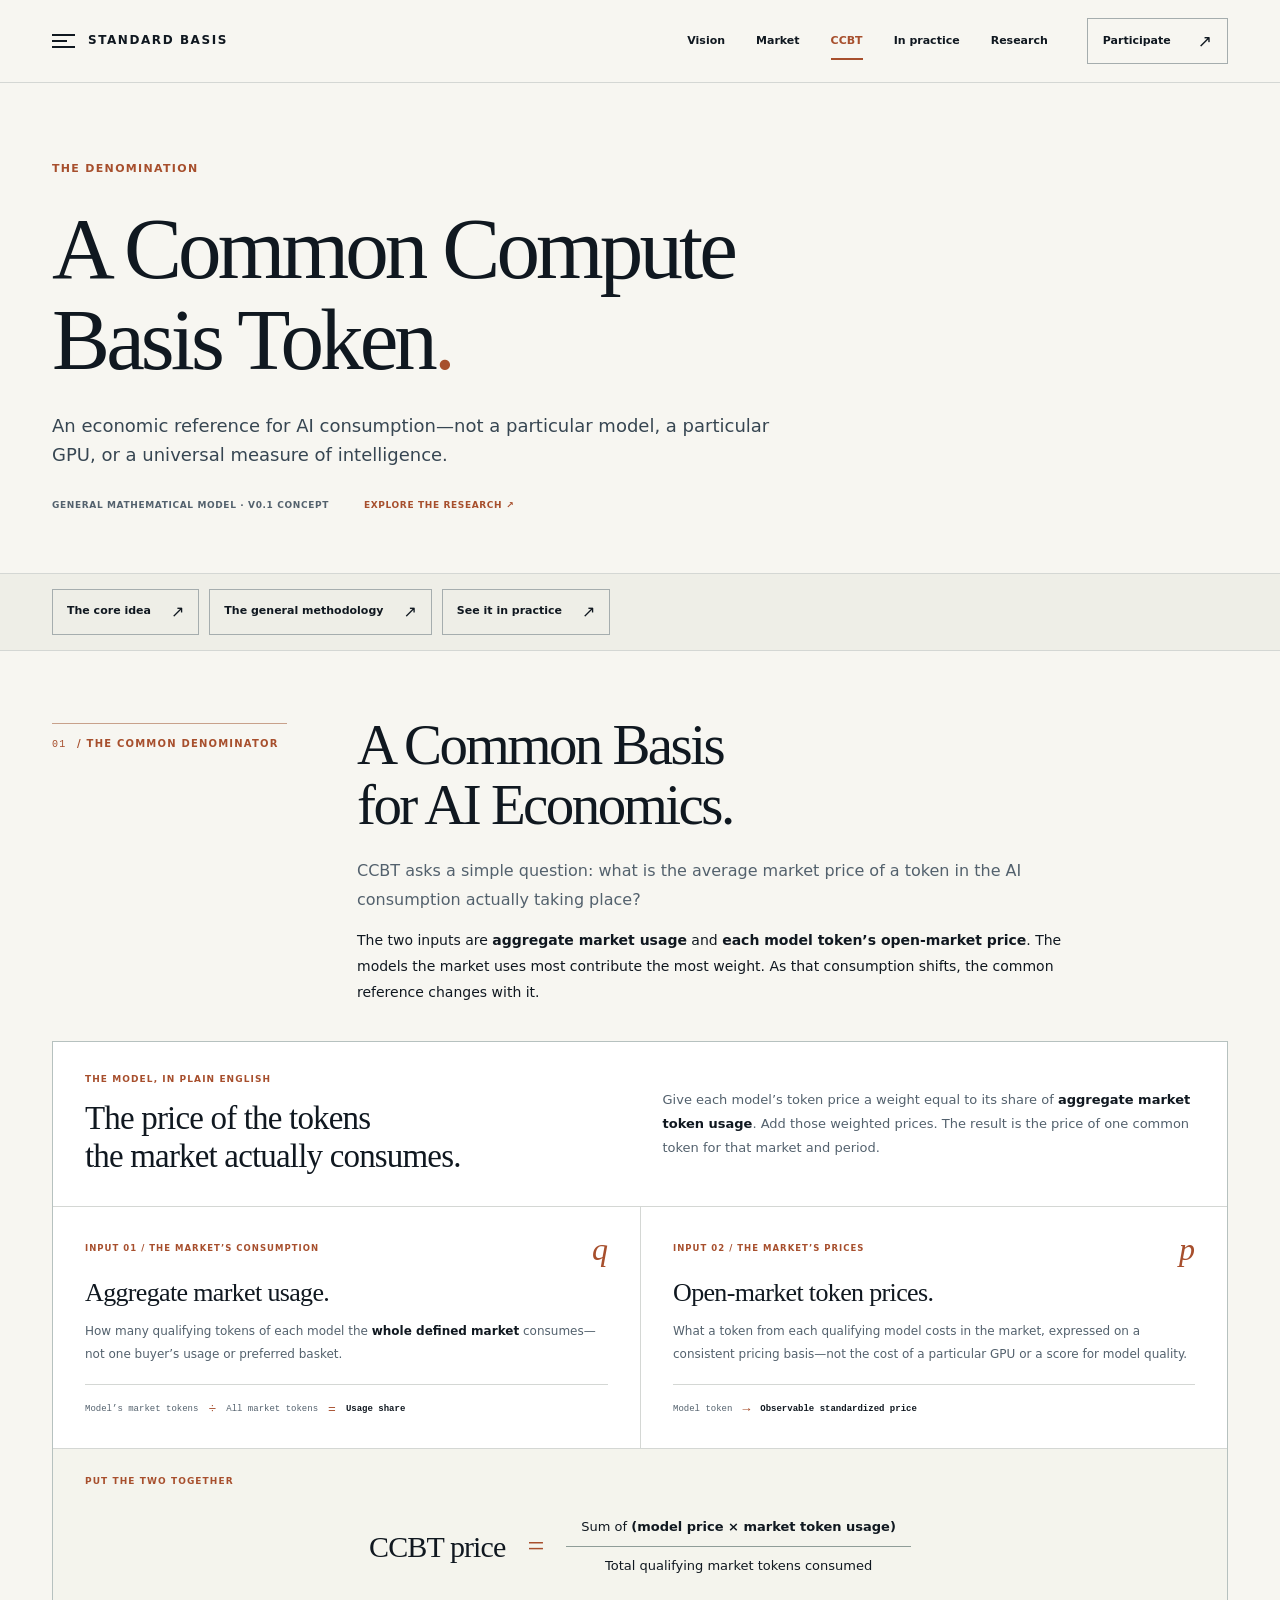
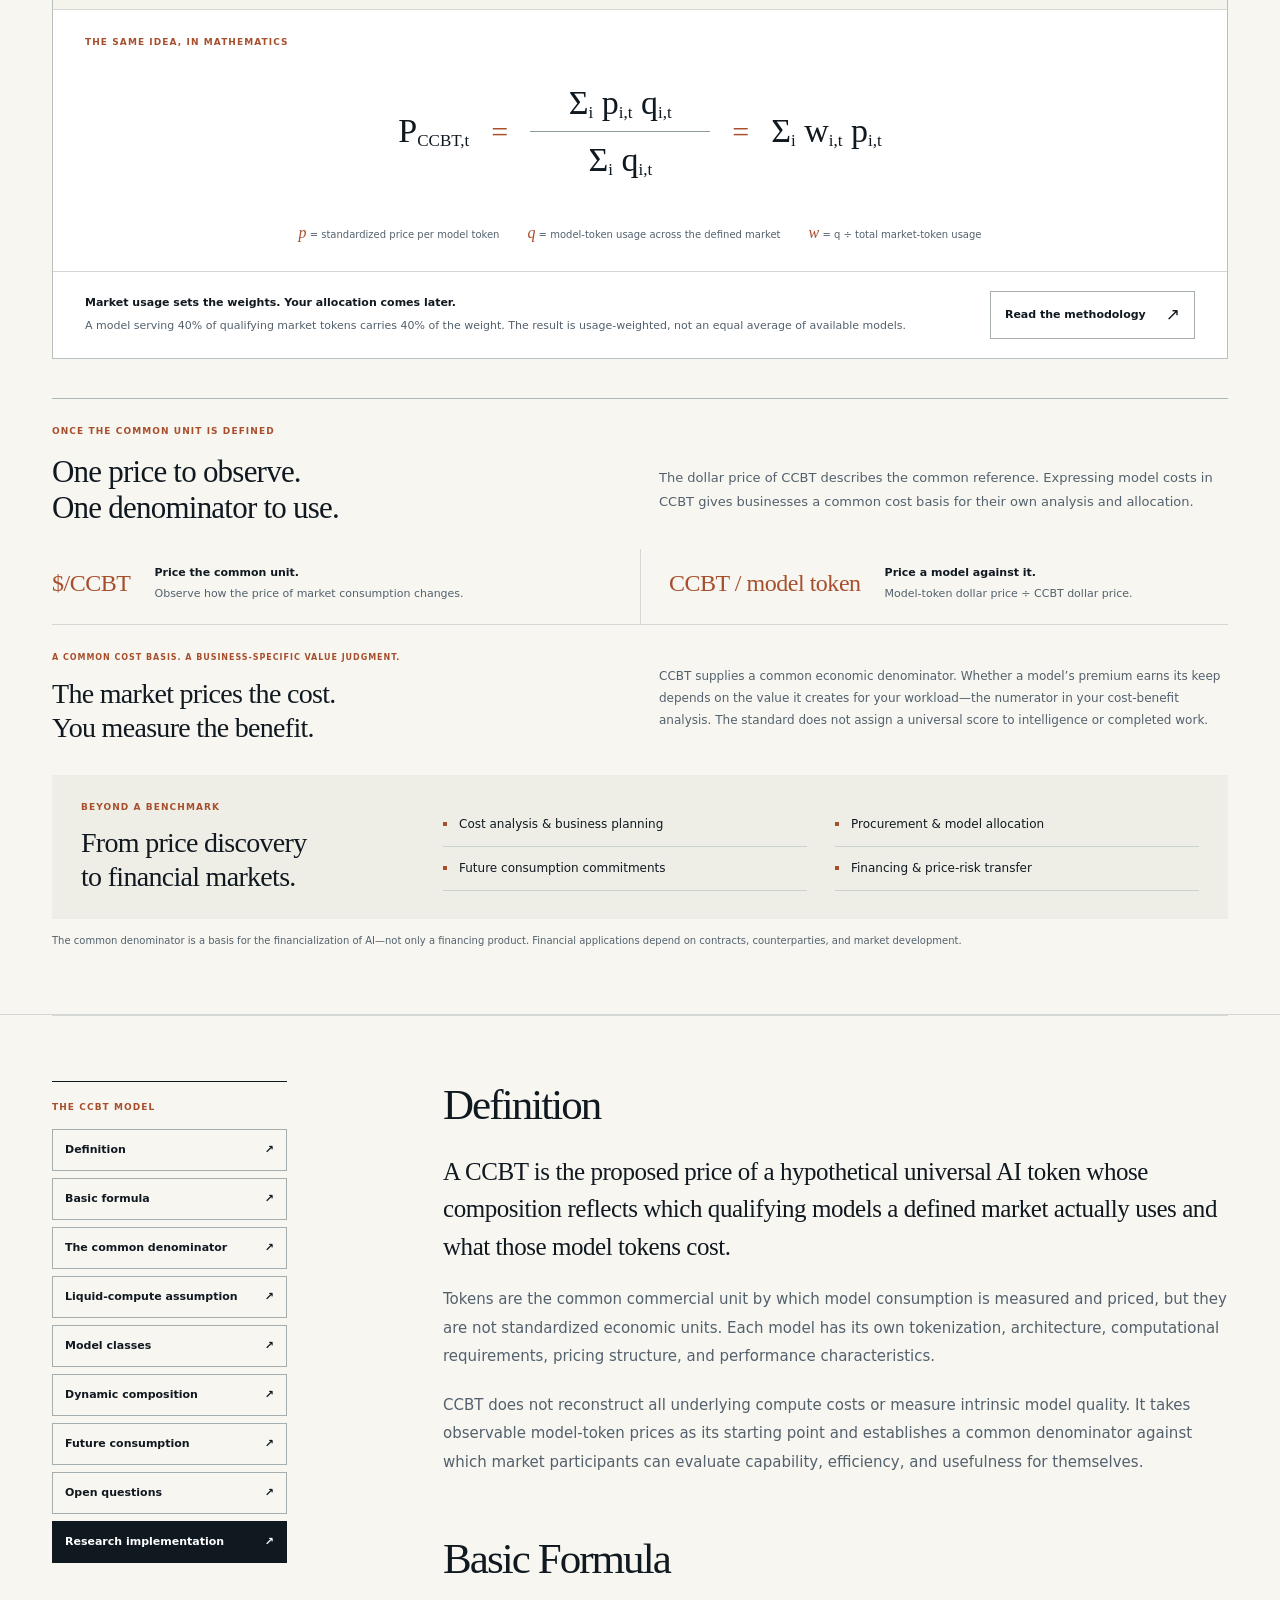
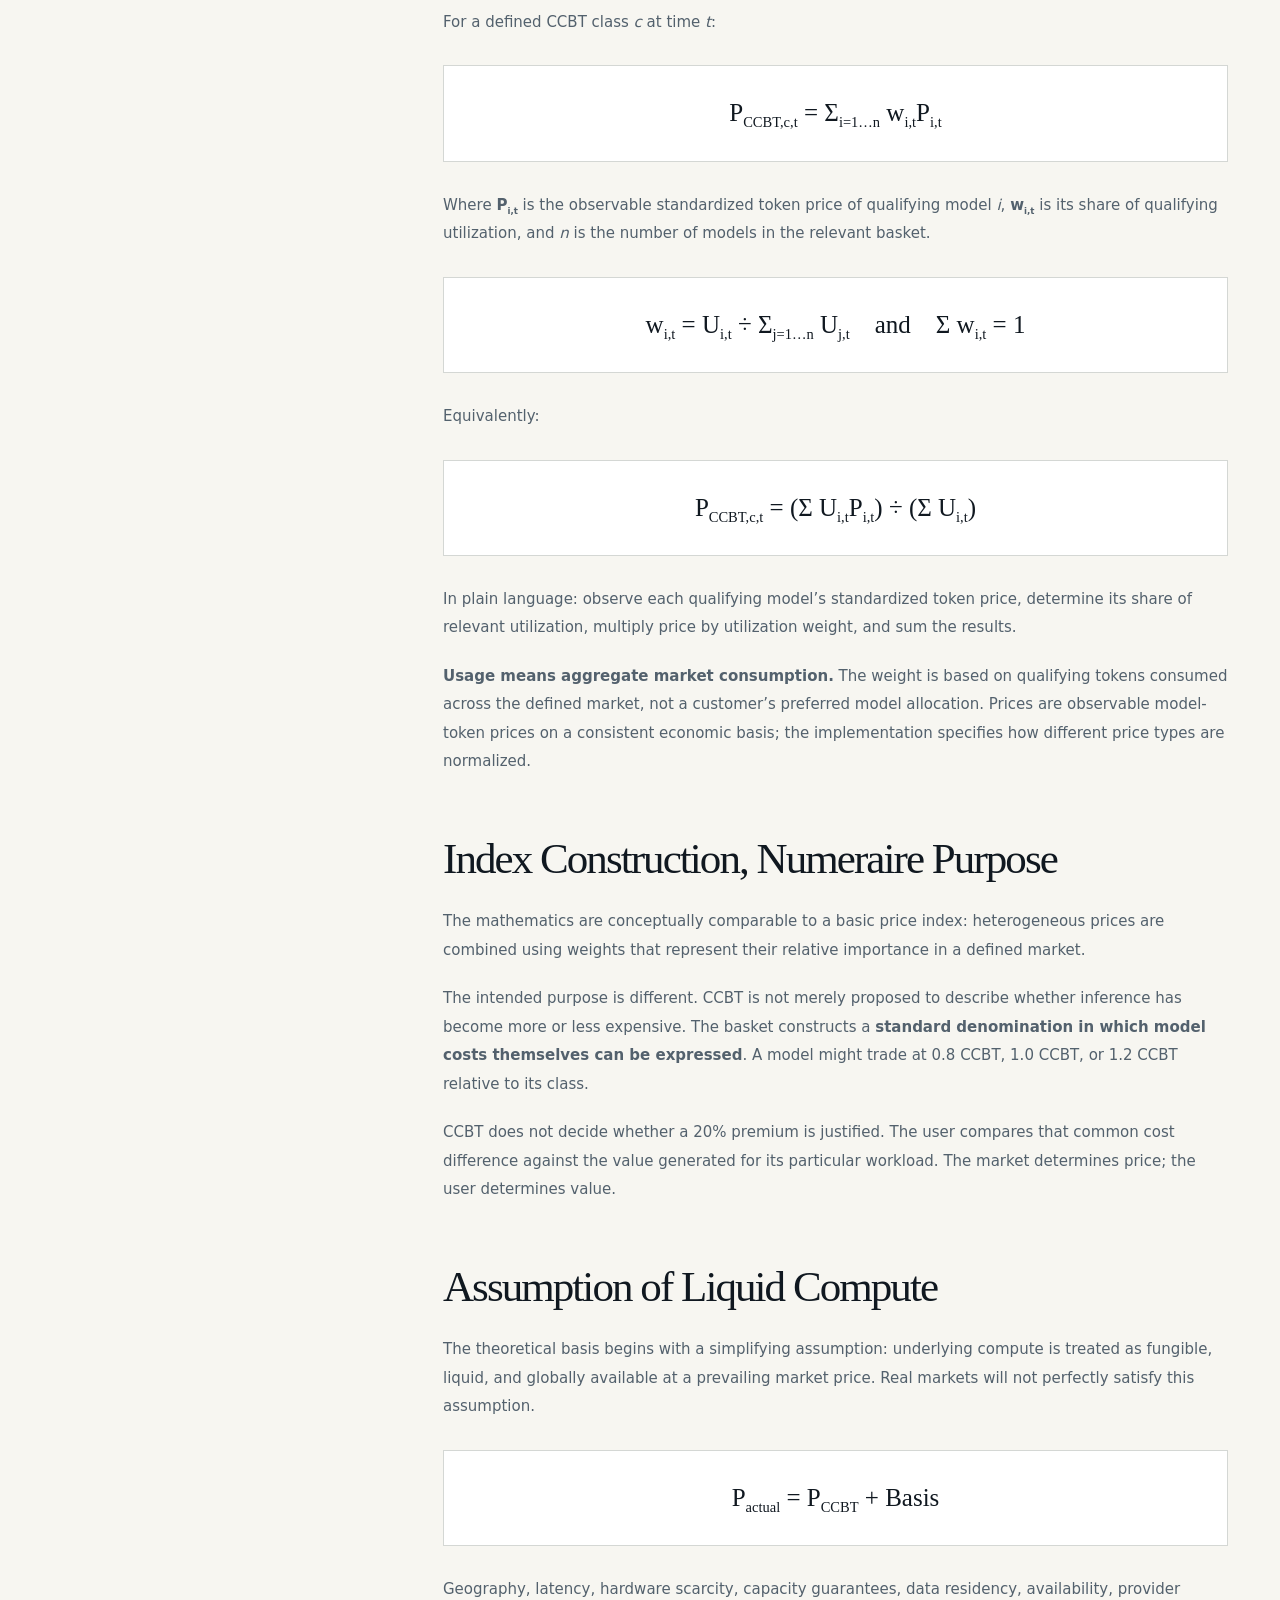
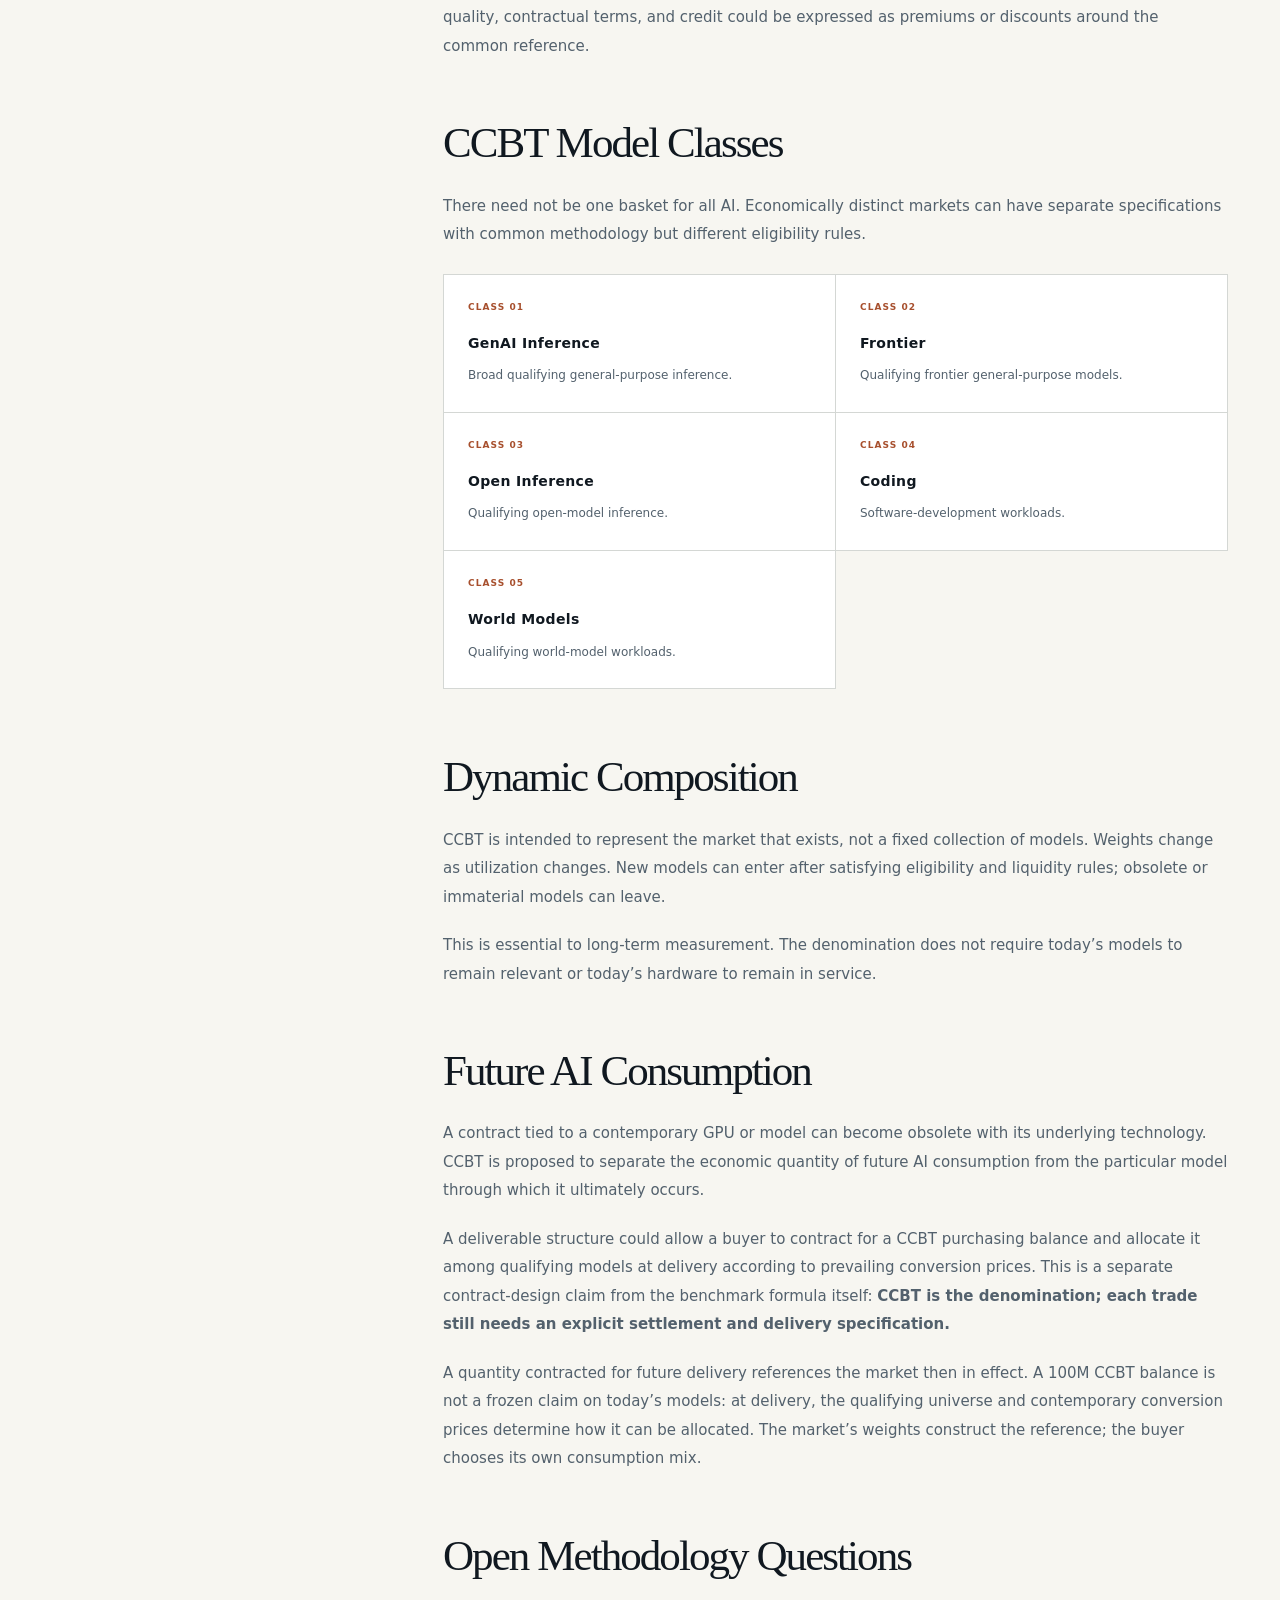
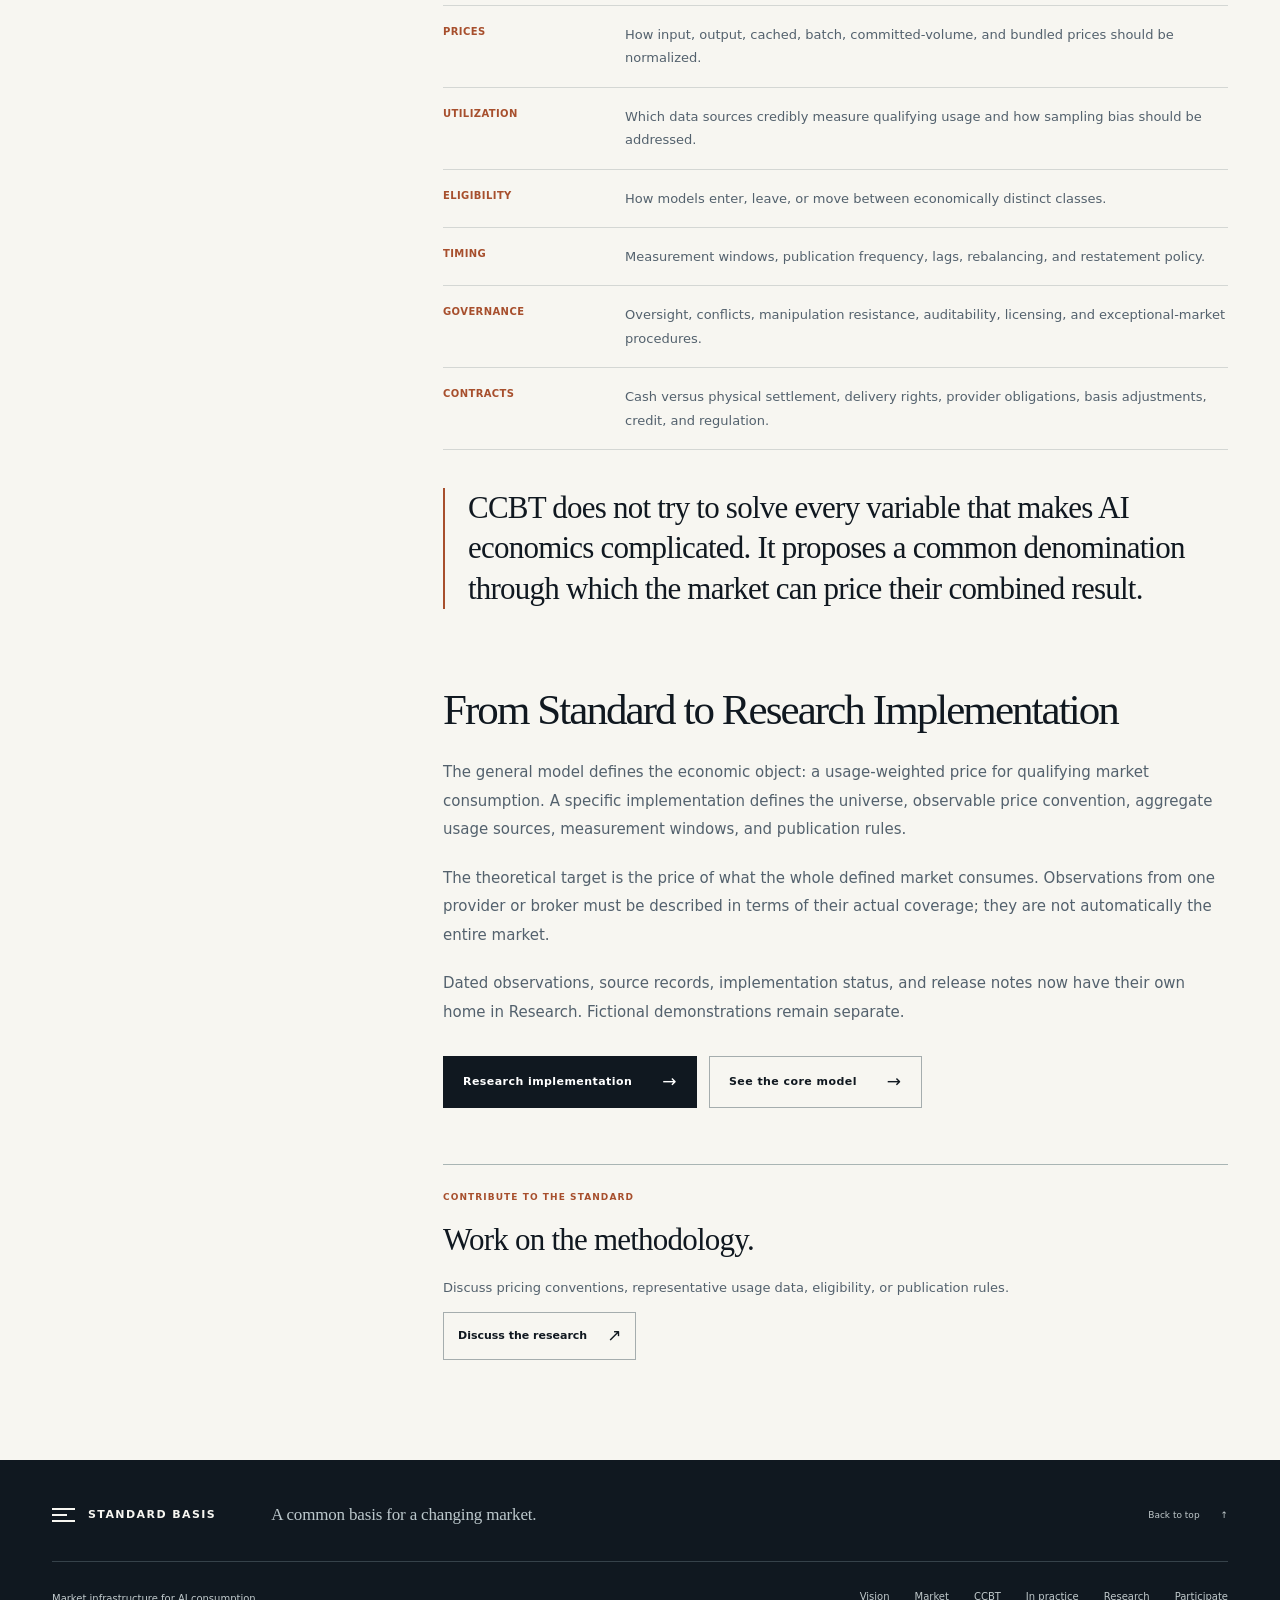
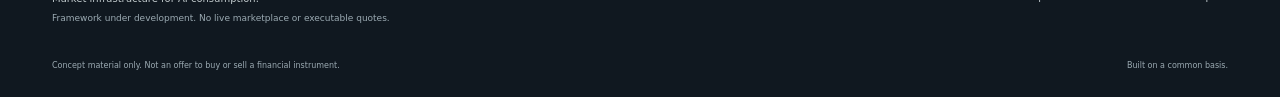
<file: ccbt.html>
<!DOCTYPE html>

<html lang="en">
<head>
<meta charset="utf-8"/>
<meta content="width=device-width, initial-scale=1" name="viewport"/>
<meta content="The general CCBT model: standardized model-token prices weighted by qualifying usage, with a separate specification for each research implementation." name="description"/>
<meta content="#101820" name="theme-color"/>
<meta content="website" property="og:type"/>
<meta content="CCBT — A Common Compute Basis Token" property="og:title"/>
<meta content="The general CCBT model: standardized model-token prices weighted by qualifying usage, with a separate specification for each research implementation." property="og:description"/>
<title>CCBT — A Common Compute Basis Token</title>
<link href="favicon.svg" rel="icon" type="image/svg+xml"/>
<link href="styles.css" rel="stylesheet"/><link href="home.css" rel="stylesheet"/>
<script defer="" src="site-config.js"></script>
<script defer="" src="site.js"></script>
<link href="narrative.css" rel="stylesheet"/><link href="refinement.css" rel="stylesheet"/></head>
<body class="sb-site" data-page="ccbt">
<a class="skip-link" href="#main">Skip to content</a>
<header class="site-header"><nav aria-label="Main navigation" class="shell nav">
<a class="brand" href="index.html"><span aria-hidden="true" class="brand-symbol"><i></i><i></i><i></i></span><span>Standard Basis</span></a>
<button aria-controls="nav-links" aria-expanded="false" class="nav-toggle" hidden="" type="button">Menu <span aria-hidden="true">+</span></button>
<div class="nav-links" id="nav-links"><a href="vision.html">Vision</a><a href="market.html">Market</a><a aria-current="page" href="ccbt.html">CCBT</a><a href="benchmark.html">In practice</a><a href="research.html">Research</a><a class="nav-participate" href="participate.html">Participate <span aria-hidden="true">↗</span></a></div>
</nav></header>
<main id="main"><header class="page-hero"><div class="shell"><p class="eyebrow">The denomination</p><h1>A Common Compute<br/> Basis Token<span class="accent">.</span></h1><p class="lede">An economic reference for AI consumption—not a particular model, a particular GPU, or a universal measure of intelligence.</p><div class="page-meta"><span>General mathematical model · v0.1 concept</span><a href="research.html">Explore the research <span aria-hidden="true">↗</span></a></div></div></header><nav aria-label="CCBT sections" class="lab-section-nav"><div class="shell"><a class="text-link jump-link" href="#overview">The core idea <span aria-hidden="true">↗</span></a><a class="text-link jump-link" href="#methodology">The general methodology <span aria-hidden="true">↗</span></a><a class="text-link jump-link" href="benchmark.html">See it in practice <span aria-hidden="true">↗</span></a></div></nav><section aria-labelledby="financialization-heading" class="section home-financialization common-basis-section" id="overview"><div class="shell"><div class="section-heading"><p class="section-label"><span>01</span> / The common denominator</p><div><h2 id="financialization-heading">A Common Basis<br/> for AI Economics.</h2><p class="section-intro">CCBT asks a simple question: what is the average market price of a token in the AI consumption actually taking place?</p><p class="financialization-explainer">The two inputs are <strong>aggregate market usage</strong> and <strong>each model token’s open-market price</strong>. The models the market uses most contribute the most weight. As that consumption shifts, the common reference changes with it.</p></div></div><div aria-labelledby="home-math-title" class="core-math">
<div class="core-math-intro"><div><span class="micro-label">The model, in plain English</span><h3 id="home-math-title">The price of the tokens<br/> the market actually consumes.</h3></div><p>Give each model’s token price a weight equal to its share of <strong>aggregate market token usage</strong>. Add those weighted prices. The result is the price of one common token for that market and period.</p></div>
<div class="core-inputs">
<div class="core-input"><div class="core-input-heading"><span class="micro-label">Input 01 / The market’s consumption</span><span aria-hidden="true" class="core-symbol">q</span></div><h4>Aggregate market usage.</h4><p>How many qualifying tokens of each model the <strong>whole defined market</strong> consumes—not one buyer’s usage or preferred basket.</p><div class="core-input-rule"><span>Model’s market tokens</span><span aria-hidden="true">÷</span><span>All market tokens</span><span aria-hidden="true">=</span><strong>Usage share</strong></div></div>
<div class="core-input"><div class="core-input-heading"><span class="micro-label">Input 02 / The market’s prices</span><span aria-hidden="true" class="core-symbol">p</span></div><h4>Open-market token prices.</h4><p>What a token from each qualifying model costs in the market, expressed on a consistent pricing basis—not the cost of a particular GPU or a score for model quality.</p><div class="core-input-rule"><span>Model token</span><span aria-hidden="true">→</span><strong>Observable standardized price</strong></div></div>
</div>
<div class="core-english-equation"><span class="micro-label">Put the two together</span><p><strong>CCBT price</strong><span aria-hidden="true" class="core-equals">=</span><span class="core-word-fraction"><span>Sum of <b>(model price × market token usage)</b></span><span>Total qualifying market tokens consumed</span></span></p></div>
<div class="core-formal"><span class="micro-label">The same idea, in mathematics</span><div aria-label="The CCBT price at time t equals the sum of each model price times its market token usage, divided by total market token usage. Equivalently, the sum of usage weight times model price." class="core-equation" role="math"><span>P<sub>CCBT,t</sub></span><span class="core-equals">=</span><span class="core-fraction"><span>Σ<sub>i</sub> p<sub>i,t</sub> q<sub>i,t</sub></span><span>Σ<sub>i</sub> q<sub>i,t</sub></span></span><span class="core-weighted-equal"><span class="core-equals">=</span><span>Σ<sub>i</sub> w<sub>i,t</sub> p<sub>i,t</sub></span></span></div><div class="core-math-key"><span><b>p</b> = standardized price per model token</span><span><b>q</b> = model-token usage across the defined market</span><span><b>w</b> = q ÷ total market-token usage</span></div></div>
<div class="core-math-foot"><p><strong>Market usage sets the weights. Your allocation comes later.</strong> A model serving 40% of qualifying market tokens carries 40% of the weight. The result is usage-weighted, not an equal average of available models.</p><a class="text-link jump-link" href="ccbt.html#methodology">Read the methodology <span aria-hidden="true">↗</span></a></div>
</div>
<div class="basis-use-intro"><span class="micro-label">Once the common unit is defined</span><h3>One price to observe.<br/> One denominator to use.</h3><p>The dollar price of CCBT describes the common reference. Expressing model costs in CCBT gives businesses a common cost basis for their own analysis and allocation.</p></div>
<div class="denomination-readings"><div><span class="reading-formula">$/CCBT</span><span><strong>Price the common unit.</strong><small>Observe how the price of market consumption changes.</small></span></div><div><span class="reading-formula">CCBT / model token</span><span><strong>Price a model against it.</strong><small>Model-token dollar price ÷ CCBT dollar price.</small></span></div></div>
<div class="value-distinction"><div><span class="micro-label">A common cost basis. A business-specific value judgment.</span><h3>The market prices the cost.<br/> You measure the benefit.</h3></div><p>CCBT supplies a common economic denominator. Whether a model’s premium earns its keep depends on the value it creates for your workload—the numerator in your cost-benefit analysis. The standard does not assign a universal score to intelligence or completed work.</p></div>
<div class="financial-applications"><div><span class="micro-label">Beyond a benchmark</span><h3>From price discovery<br/> to financial markets.</h3></div><div class="financial-application-list"><span>Cost analysis &amp; business planning</span><span>Procurement &amp; model allocation</span><span>Future consumption commitments</span><span>Financing &amp; price-risk transfer</span></div></div><p class="applications-note">The common denominator is a basis for the financialization of AI—not only a financing product. Financial applications depend on contracts, counterparties, and market development.</p></div></section>
<div class="shell article-layout"><aside aria-label="On this page" class="toc"><span class="micro-label">The CCBT model</span><a class="jump-link" href="#definition">Definition<span aria-hidden="true">↗</span></a><a class="jump-link" href="#methodology">Basic formula<span aria-hidden="true">↗</span></a><a class="jump-link" href="#index">The common denominator<span aria-hidden="true">↗</span></a><a class="jump-link" href="#liquid">Liquid-compute assumption<span aria-hidden="true">↗</span></a><a class="jump-link" href="#classes">Model classes<span aria-hidden="true">↗</span></a><a class="jump-link" href="#composition">Dynamic composition<span aria-hidden="true">↗</span></a><a class="jump-link" href="#future">Future consumption<span aria-hidden="true">↗</span></a><a class="jump-link" href="#limitations">Open questions<span aria-hidden="true">↗</span></a><a class="jump-link" href="#implementation">Research implementation<span aria-hidden="true">↗</span></a></aside><article class="prose">
<section id="definition"><h2>Definition</h2><p class="lead">A CCBT is the proposed price of a hypothetical universal AI token whose composition reflects which qualifying models a defined market actually uses and what those model tokens cost.</p><p>Tokens are the common commercial unit by which model consumption is measured and priced, but they are not standardized economic units. Each model has its own tokenization, architecture, computational requirements, pricing structure, and performance characteristics.</p><p>CCBT does not reconstruct all underlying compute costs or measure intrinsic model quality. It takes observable model-token prices as its starting point and establishes a common denominator against which market participants can evaluate capability, efficiency, and usefulness for themselves.</p></section>
<section id="methodology"><h2>Basic Formula</h2><p>For a defined CCBT class <em>c</em> at time <em>t</em>:</p><div class="equation">P<sub>CCBT,c,t</sub> = Σ<sub>i=1…n</sub> w<sub>i,t</sub>P<sub>i,t</sub></div><p>Where <strong>P<sub>i,t</sub></strong> is the observable standardized token price of qualifying model <em>i</em>, <strong>w<sub>i,t</sub></strong> is its share of qualifying utilization, and <em>n</em> is the number of models in the relevant basket.</p><div class="equation">w<sub>i,t</sub> = U<sub>i,t</sub> ÷ Σ<sub>j=1…n</sub> U<sub>j,t</sub>    and    Σ w<sub>i,t</sub> = 1</div><p>Equivalently:</p><div class="equation">P<sub>CCBT,c,t</sub> = (Σ U<sub>i,t</sub>P<sub>i,t</sub>) ÷ (Σ U<sub>i,t</sub>)</div><p>In plain language: observe each qualifying model’s standardized token price, determine its share of relevant utilization, multiply price by utilization weight, and sum the results.</p><p><strong>Usage means aggregate market consumption.</strong> The weight is based on qualifying tokens consumed across the defined market, not a customer’s preferred model allocation. Prices are observable model-token prices on a consistent economic basis; the implementation specifies how different price types are normalized.</p></section>
<section id="index"><h2>Index Construction, Numeraire Purpose</h2><p>The mathematics are conceptually comparable to a basic price index: heterogeneous prices are combined using weights that represent their relative importance in a defined market.</p><p>The intended purpose is different. CCBT is not merely proposed to describe whether inference has become more or less expensive. The basket constructs a <strong>standard denomination in which model costs themselves can be expressed</strong>. A model might trade at 0.8 CCBT, 1.0 CCBT, or 1.2 CCBT relative to its class.</p><p>CCBT does not decide whether a 20% premium is justified. The user compares that common cost difference against the value generated for its particular workload. The market determines price; the user determines value.</p></section>
<section id="liquid"><h2>Assumption of Liquid Compute</h2><p>The theoretical basis begins with a simplifying assumption: underlying compute is treated as fungible, liquid, and globally available at a prevailing market price. Real markets will not perfectly satisfy this assumption.</p><div class="equation">P<sub>actual</sub> = P<sub>CCBT</sub> + Basis</div><p>Geography, latency, hardware scarcity, capacity guarantees, data residency, availability, provider quality, contractual terms, and credit could be expressed as premiums or discounts around the common reference.</p></section>
<section id="classes"><h2>CCBT Model Classes</h2><p>There need not be one basket for all AI. Economically distinct markets can have separate specifications with common methodology but different eligibility rules.</p><div class="class-grid"><div class="class-card"><span class="micro-label">CLASS 01</span><h3>GenAI Inference</h3><p>Broad qualifying general-purpose inference.</p></div><div class="class-card"><span class="micro-label">CLASS 02</span><h3>Frontier</h3><p>Qualifying frontier general-purpose models.</p></div><div class="class-card"><span class="micro-label">CLASS 03</span><h3>Open Inference</h3><p>Qualifying open-model inference.</p></div><div class="class-card"><span class="micro-label">CLASS 04</span><h3>Coding</h3><p>Software-development workloads.</p></div><div class="class-card"><span class="micro-label">CLASS 05</span><h3>World Models</h3><p>Qualifying world-model workloads.</p></div></div></section>
<section id="composition"><h2>Dynamic Composition</h2><p>CCBT is intended to represent the market that exists, not a fixed collection of models. Weights change as utilization changes. New models can enter after satisfying eligibility and liquidity rules; obsolete or immaterial models can leave.</p><p>This is essential to long-term measurement. The denomination does not require today’s models to remain relevant or today’s hardware to remain in service.</p></section>
<section id="future"><h2>Future AI Consumption</h2><p>A contract tied to a contemporary GPU or model can become obsolete with its underlying technology. CCBT is proposed to separate the economic quantity of future AI consumption from the particular model through which it ultimately occurs.</p><p>A deliverable structure could allow a buyer to contract for a CCBT purchasing balance and allocate it among qualifying models at delivery according to prevailing conversion prices. This is a separate contract-design claim from the benchmark formula itself: <strong>CCBT is the denomination; each trade still needs an explicit settlement and delivery specification.</strong></p><p>A quantity contracted for future delivery references the market then in effect. A 100M CCBT balance is not a frozen claim on today’s models: at delivery, the qualifying universe and contemporary conversion prices determine how it can be allocated. The market’s weights construct the reference; the buyer chooses its own consumption mix.</p></section>
<section id="limitations"><h2>Open Methodology Questions</h2><ul class="principles"><li><b>Prices</b><span>How input, output, cached, batch, committed-volume, and bundled prices should be normalized.</span></li><li><b>Utilization</b><span>Which data sources credibly measure qualifying usage and how sampling bias should be addressed.</span></li><li><b>Eligibility</b><span>How models enter, leave, or move between economically distinct classes.</span></li><li><b>Timing</b><span>Measurement windows, publication frequency, lags, rebalancing, and restatement policy.</span></li><li><b>Governance</b><span>Oversight, conflicts, manipulation resistance, auditability, licensing, and exceptional-market procedures.</span></li><li><b>Contracts</b><span>Cash versus physical settlement, delivery rights, provider obligations, basis adjustments, credit, and regulation.</span></li></ul><p class="pull">CCBT does not try to solve every variable that makes AI economics complicated. It proposes a common denomination through which the market can price their combined result.</p></section><section id="implementation"><h2>From Standard to Research Implementation</h2><p>The general model defines the economic object: a usage-weighted price for qualifying market consumption. A specific implementation defines the universe, observable price convention, aggregate usage sources, measurement windows, and publication rules.</p><p>The theoretical target is the price of what the whole defined market consumes. Observations from one provider or broker must be described in terms of their actual coverage; they are not automatically the entire market.</p><p>Dated observations, source records, implementation status, and release notes now have their own home in Research. Fictional demonstrations remain separate.</p><div class="actions"><a class="button" href="research.html#implementation">Research implementation <span aria-hidden="true">→</span></a><a class="button secondary" href="benchmark.html#core-model">See the core model <span aria-hidden="true">→</span></a></div></section><div class="article-next"><span class="micro-label">Contribute to the standard</span><h3>Work on the methodology.</h3><p>Discuss pricing conventions, representative usage data, eligibility, or publication rules.</p><a class="text-link jump-link" href="participate.html?role=research">Discuss the research <span aria-hidden="true">↗</span></a></div></article></div></main>
<footer class="site-footer"><div class="shell">
<div class="footer-top"><a class="brand" href="index.html"><span aria-hidden="true" class="brand-symbol"><i></i><i></i><i></i></span><span>Standard Basis</span></a><p>A common basis for a changing market.</p><a class="footer-top-link" href="#main">Back to top <span aria-hidden="true">↑</span></a></div>
<div class="footer-bottom"><p>Market infrastructure for AI consumption.<br/><span class="footer-legal">Framework under development. No live marketplace or executable quotes.</span></p><nav aria-label="Footer navigation" class="footer-links"><a href="vision.html">Vision</a><a href="market.html">Market</a><a href="ccbt.html">CCBT</a><a href="benchmark.html">In practice</a><a href="research.html">Research</a><a href="participate.html">Participate</a></nav></div>
<div class="footer-fine"><span>Concept material only. Not an offer to buy or sell a financial instrument.</span><span>Built on a common basis.</span></div>
</div></footer>
</body>
</html>
</file>
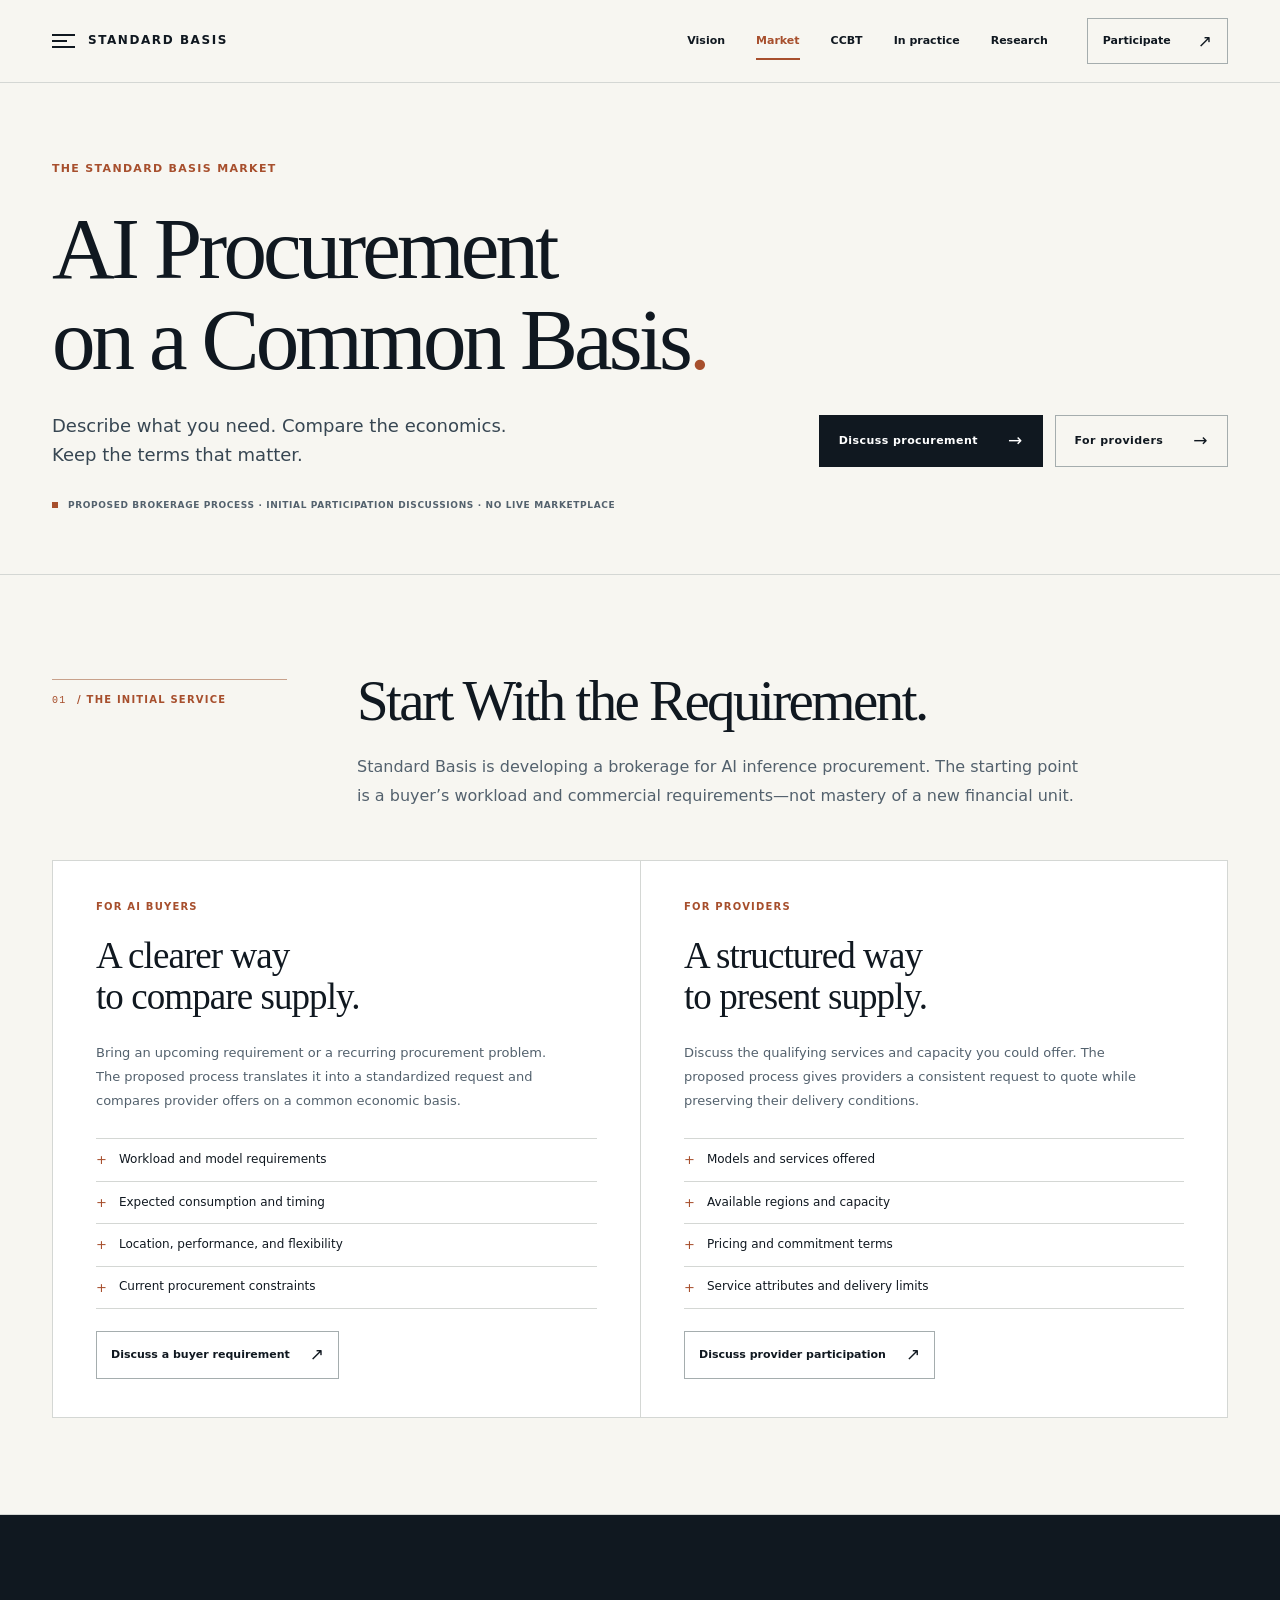
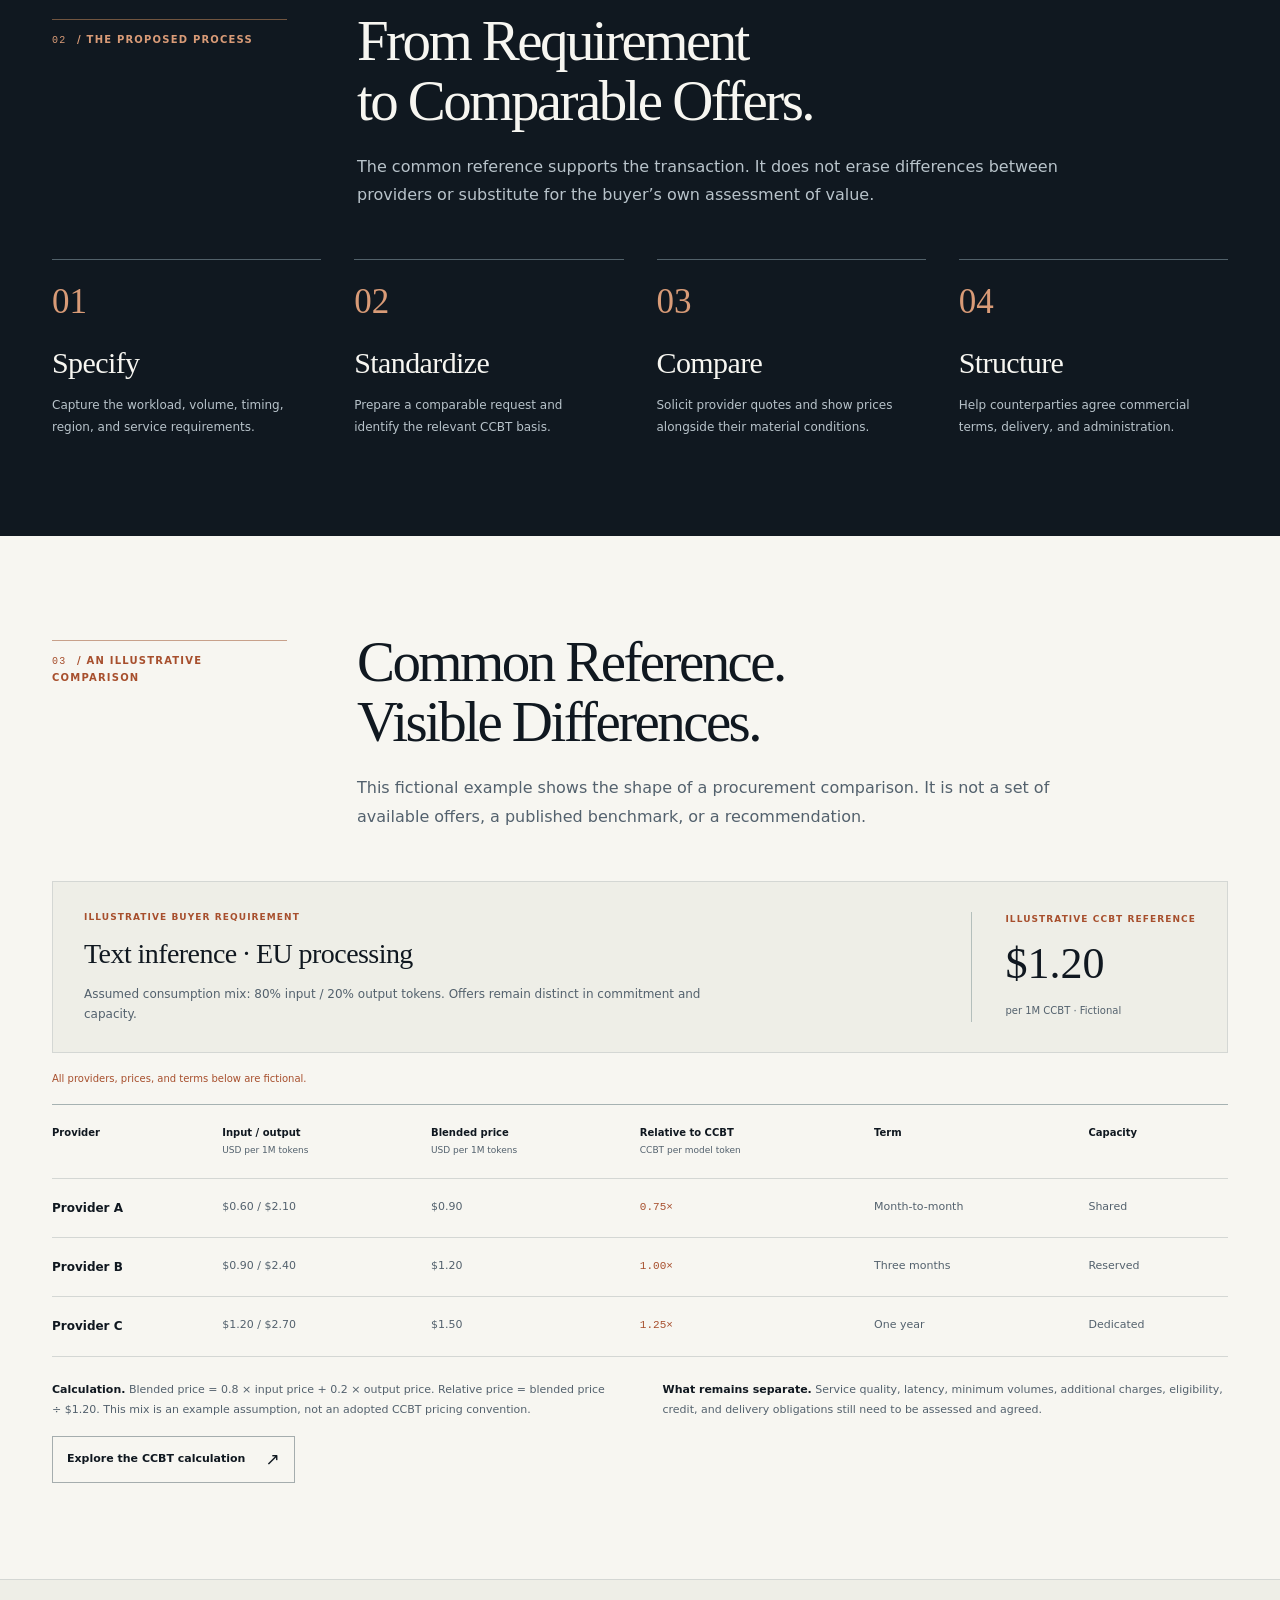
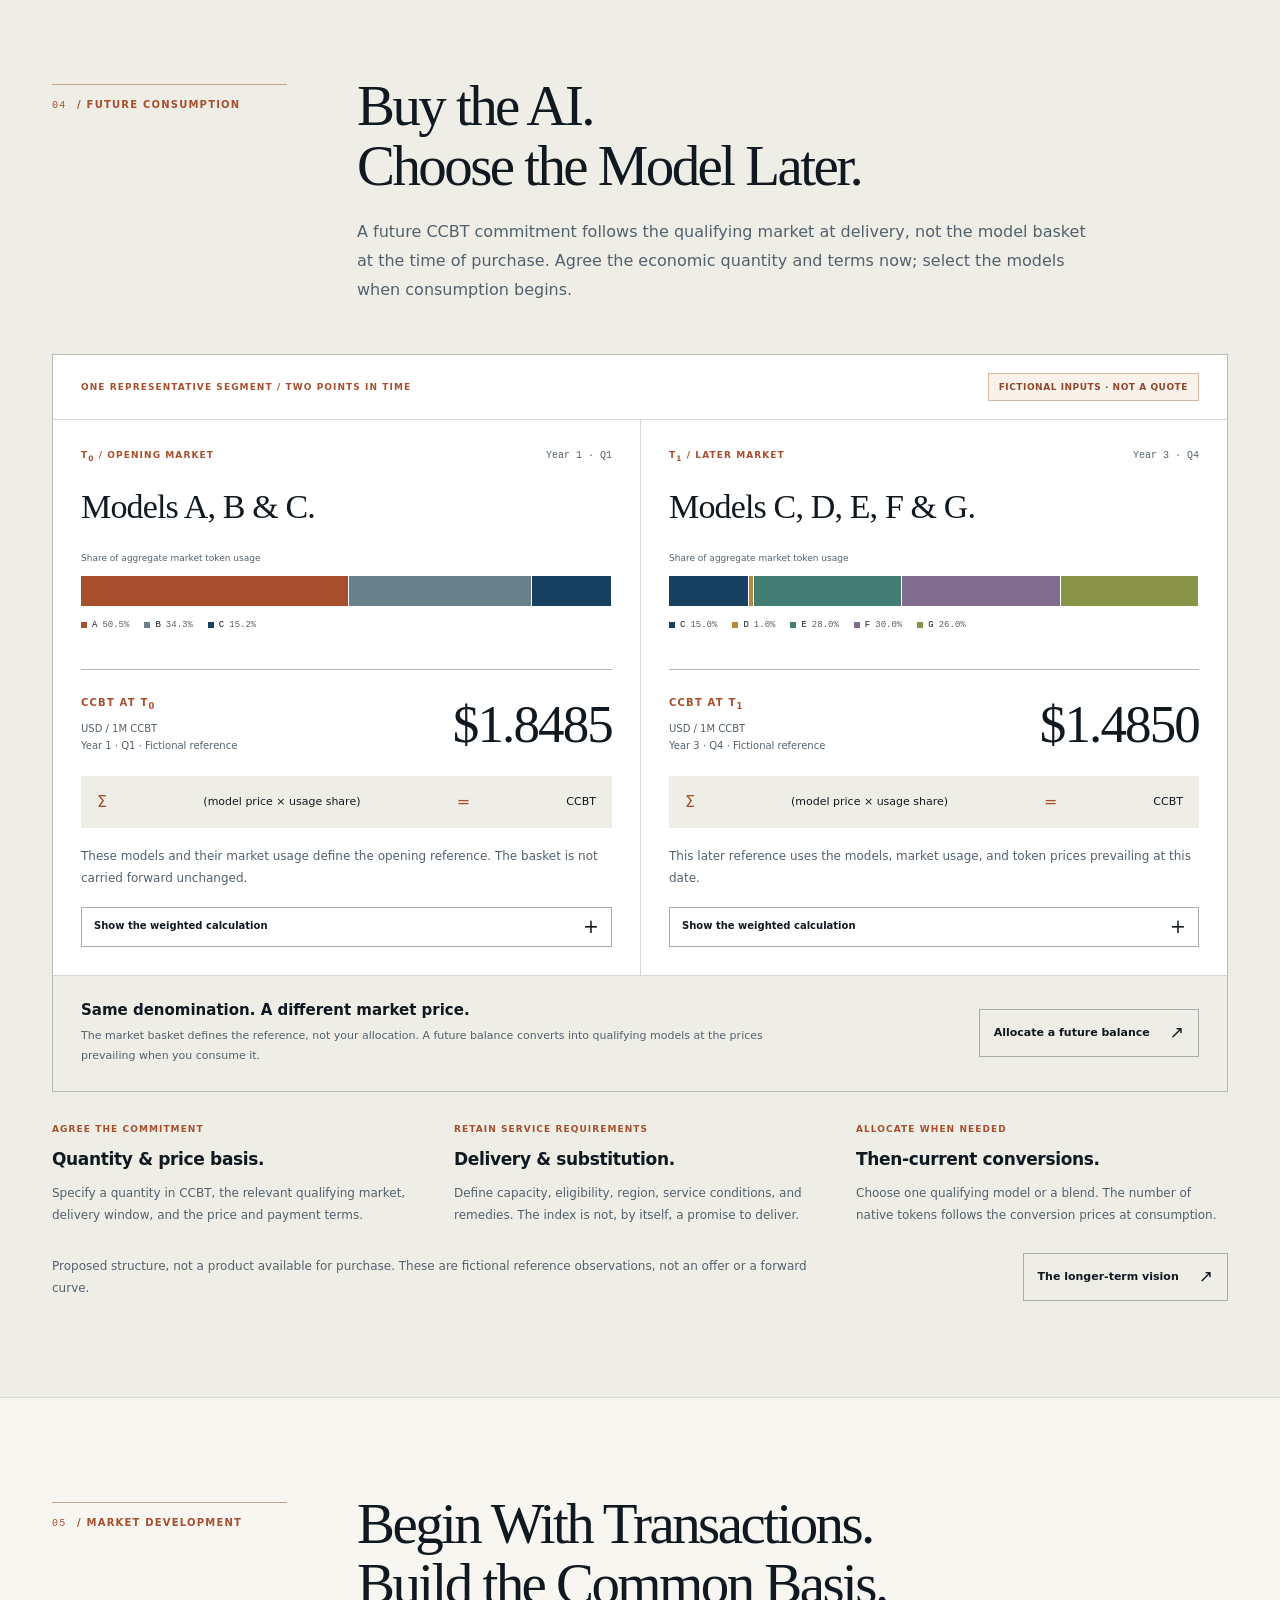
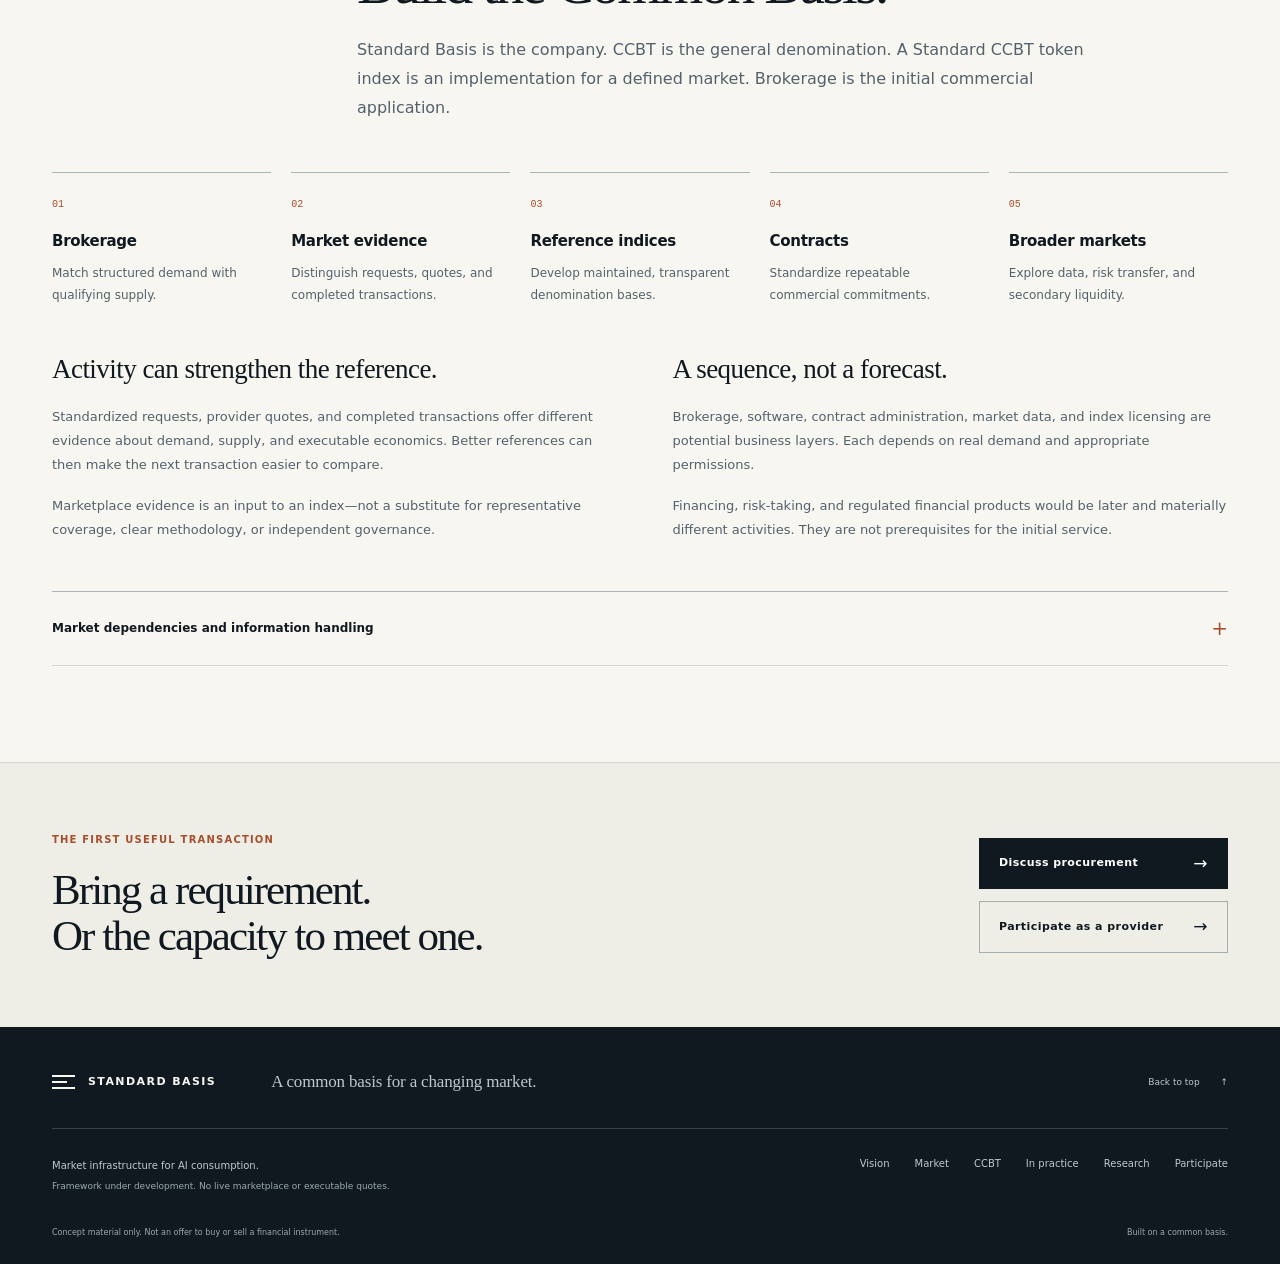
<file: market.html>
<!DOCTYPE html>

<html lang="en">
<head>
<meta charset="utf-8"/>
<meta content="width=device-width, initial-scale=1" name="viewport"/>
<meta content="A proposed brokerage for AI inference procurement. See the buyer and provider process, an illustrative comparison, and future CCBT consumption." name="description"/>
<meta content="#101820" name="theme-color"/>
<meta content="website" property="og:type"/>
<meta content="The Market — Standard Basis" property="og:title"/>
<meta content="A proposed brokerage for AI inference procurement. See the buyer and provider process, an illustrative comparison, and future CCBT consumption." property="og:description"/>
<title>The Market — Standard Basis</title>
<link href="favicon.svg" rel="icon" type="image/svg+xml"/>
<link href="styles.css" rel="stylesheet"/><link href="home.css" rel="stylesheet"/>
<script defer="" src="site-config.js"></script>
<script defer="" src="site.js"></script>
<link href="narrative.css" rel="stylesheet"/><link href="refinement.css" rel="stylesheet"/></head>
<body class="sb-site" data-page="market">
<a class="skip-link" href="#main">Skip to content</a>
<header class="site-header"><nav aria-label="Main navigation" class="shell nav">
<a class="brand" href="index.html"><span aria-hidden="true" class="brand-symbol"><i></i><i></i><i></i></span><span>Standard Basis</span></a>
<button aria-controls="nav-links" aria-expanded="false" class="nav-toggle" hidden="" type="button">Menu <span aria-hidden="true">+</span></button>
<div class="nav-links" id="nav-links"><a href="vision.html">Vision</a><a aria-current="page" href="market.html">Market</a><a href="ccbt.html">CCBT</a><a href="benchmark.html">In practice</a><a href="research.html">Research</a><a class="nav-participate" href="participate.html">Participate <span aria-hidden="true">↗</span></a></div>
</nav></header>
<main id="main">
<header class="page-hero"><div class="shell"><p class="eyebrow">The Standard Basis market</p><h1>AI Procurement<br/> on a Common Basis<span class="accent">.</span></h1><div class="page-hero-bottom"><p class="lede">Describe what you need. Compare the economics.<br/> Keep the terms that matter.</p><div class="actions"><a class="button" href="participate.html?role=buyer">Discuss procurement<span aria-hidden="true">→</span></a><a class="button secondary" href="#providers">For providers<span aria-hidden="true">→</span></a></div></div><p class="page-note"><span aria-hidden="true" class="status-dot"></span>Proposed brokerage process · Initial participation discussions · No live marketplace</p></div></header>
<section class="section" id="business"><div class="shell"><div class="section-heading"><p class="section-label"><span>01</span> / The initial service</p><div><h2>Start With the Requirement.</h2><p class="section-intro">Standard Basis is developing a brokerage for AI inference procurement. The starting point is a buyer’s workload and commercial requirements—not mastery of a new financial unit.</p></div></div>
<div class="audience-grid"><article class="audience-card" id="buyers"><span class="micro-label">For AI buyers</span><h3>A clearer way<br/> to compare supply.</h3><p>Bring an upcoming requirement or a recurring procurement problem. The proposed process translates it into a standardized request and compares provider offers on a common economic basis.</p><ul class="check-list"><li>Workload and model requirements</li><li>Expected consumption and timing</li><li>Location, performance, and flexibility</li><li>Current procurement constraints</li></ul><a class="text-link jump-link" href="participate.html?role=buyer">Discuss a buyer requirement<span aria-hidden="true">↗</span></a></article>
<article class="audience-card" id="providers"><span class="micro-label">For providers</span><h3>A structured way<br/> to present supply.</h3><p>Discuss the qualifying services and capacity you could offer. The proposed process gives providers a consistent request to quote while preserving their delivery conditions.</p><ul class="check-list"><li>Models and services offered</li><li>Available regions and capacity</li><li>Pricing and commitment terms</li><li>Service attributes and delivery limits</li></ul><a class="text-link jump-link" href="participate.html?role=provider">Discuss provider participation<span aria-hidden="true">↗</span></a></article></div></div></section>
<section class="section dark" id="workflow"><div class="shell"><div class="section-heading"><p class="section-label"><span>02</span> / The proposed process</p><div><h2>From Requirement<br/> to Comparable Offers.</h2><p class="section-intro">The common reference supports the transaction. It does not erase differences between providers or substitute for the buyer’s own assessment of value.</p></div></div>
<div class="process-grid"><article><span class="process-number">01</span><h3>Specify</h3><p>Capture the workload, volume, timing, region, and service requirements.</p></article><article><span class="process-number">02</span><h3>Standardize</h3><p>Prepare a comparable request and identify the relevant CCBT basis.</p></article><article><span class="process-number">03</span><h3>Compare</h3><p>Solicit provider quotes and show prices alongside their material conditions.</p></article><article><span class="process-number">04</span><h3>Structure</h3><p>Help counterparties agree commercial terms, delivery, and administration.</p></article></div></div></section>
<section class="section" id="example"><div class="shell"><div class="section-heading"><p class="section-label"><span>03</span> / An illustrative comparison</p><div><h2>Common Reference.<br/> Visible Differences.</h2><p class="section-intro">This fictional example shows the shape of a procurement comparison. It is not a set of available offers, a published benchmark, or a recommendation.</p></div></div>
<div class="sample-request"><div><span class="micro-label">Illustrative buyer requirement</span><h3>Text inference · EU processing</h3><p>Assumed consumption mix: 80% input / 20% output tokens. Offers remain distinct in commitment and capacity.</p></div><div class="sample-basis"><span class="micro-label">Illustrative CCBT reference</span><strong>$1.20</strong><span>per 1M CCBT · Fictional</span></div></div>
<div aria-label="Illustrative provider comparison" class="table-wrap" role="region" tabindex="0"><table class="comparison-table"><caption>All providers, prices, and terms below are fictional.</caption><thead><tr><th scope="col">Provider</th><th scope="col">Input / output<br/><span>USD per 1M tokens</span></th><th scope="col">Blended price<br/><span>USD per 1M tokens</span></th><th scope="col">Relative to CCBT<br/><span>CCBT per model token</span></th><th scope="col">Term</th><th scope="col">Capacity</th></tr></thead><tbody><tr><th scope="row">Provider A</th><td>$0.60 / $2.10</td><td>$0.90</td><td>0.75×</td><td>Month-to-month</td><td>Shared</td></tr><tr><th scope="row">Provider B</th><td>$0.90 / $2.40</td><td>$1.20</td><td>1.00×</td><td>Three months</td><td>Reserved</td></tr><tr><th scope="row">Provider C</th><td>$1.20 / $2.70</td><td>$1.50</td><td>1.25×</td><td>One year</td><td>Dedicated</td></tr></tbody></table></div>
<div class="example-notes"><p><strong>Calculation.</strong> Blended price = 0.8 × input price + 0.2 × output price. Relative price = blended price ÷ $1.20. This mix is an example assumption, not an adopted CCBT pricing convention.</p><p><strong>What remains separate.</strong> Service quality, latency, minimum volumes, additional charges, eligibility, credit, and delivery obligations still need to be assessed and agreed.</p></div><a class="text-link jump-link" href="benchmark.html#example">Explore the CCBT calculation<span aria-hidden="true">↗</span></a></div></section>
<section class="section future-section" id="delivery"><div class="shell"><div class="section-heading"><p class="section-label"><span>04</span> / Future consumption</p><div><h2>Buy the AI.<br/> Choose the Model Later.</h2><p class="section-intro">A future CCBT commitment follows the qualifying market at delivery, not the model basket at the time of purchase. Agree the economic quantity and terms now; select the models when consumption begins.</p></div></div>
<!-- BEGIN MARKET CONTINUITY -->
<div class="market-continuity">
      <div class="continuity-heading"><span class="micro-label">One representative segment / Two points in time</span><span class="badge example-badge">Fictional inputs · Not a quote</span></div>
      <div class="continuity-pair"><article class="continuity-snapshot" data-snapshot-month="2">
      <div class="snapshot-time"><span class="micro-label">t<sub>0</sub> / Opening market</span><span class="snapshot-period">Year 1 · Q1</span></div>
      <h3 class="snapshot-models">Models A, B &amp; C.</h3>
      <span class="snapshot-usage-label">Share of aggregate market token usage</span>
      <div class="future-market-bar" aria-hidden="true"><span style="--share:50.5050505051%;--model-color:#a74f2d" title="Model A: 50.5%"></span><span style="--share:34.3434343434%;--model-color:#68818b" title="Model B: 34.3%"></span><span style="--share:15.1515151515%;--model-color:#173f5f" title="Model C: 15.2%"></span></div>
      <div class="future-market-legend"><span><i aria-hidden="true" style="background:#a74f2d"></i>A <b>50.5%</b></span><span><i aria-hidden="true" style="background:#68818b"></i>B <b>34.3%</b></span><span><i aria-hidden="true" style="background:#173f5f"></i>C <b>15.2%</b></span></div>
      <div class="snapshot-price"><div><span class="micro-label">CCBT at t<sub>0</sub></span><small>USD / 1M CCBT</small><small>Year 1 · Q1 · Fictional reference</small></div><strong data-snapshot-price="1.848484848485">$1.8485</strong></div>
      <div class="snapshot-equation" role="math" aria-label="CCBT price equals the sum of model token price times aggregate market usage share"><span aria-hidden="true">Σ</span><span>(model price × usage share)</span><span aria-hidden="true">=</span><span>CCBT</span></div>
      <p class="snapshot-explanation">These models and their market usage define the opening reference. The basket is not carried forward unchanged.</p>
      <details class="snapshot-calculation"><summary>Show the weighted calculation</summary><table>
      <caption>All prices and contributions are USD per million tokens or CCBT as applicable. Displayed values are rounded; the reference uses unrounded shares. Fictional inputs only.</caption>
      <thead><tr><th scope="col">Model</th><th scope="col">Market share</th><th scope="col">Token price</th><th scope="col">Contribution</th></tr></thead>
      <tbody><tr><th scope="row"><i class="model-key" aria-hidden="true" style="background:#a74f2d"></i>Model A</th><td>50.51%</td><td>$0.80</td><td>$0.4040</td></tr><tr><th scope="row"><i class="model-key" aria-hidden="true" style="background:#68818b"></i>Model B</th><td>34.34%</td><td>$2.00</td><td>$0.6869</td></tr><tr><th scope="row"><i class="model-key" aria-hidden="true" style="background:#173f5f"></i>Model C</th><td>15.15%</td><td>$5.00</td><td>$0.7576</td></tr></tbody><tfoot><tr><th scope="row" colspan="3">CCBT reference</th><td>$1.8485</td></tr></tfoot></table></details>
    </article><article class="continuity-snapshot" data-snapshot-month="35">
      <div class="snapshot-time"><span class="micro-label">t<sub>1</sub> / Later market</span><span class="snapshot-period">Year 3 · Q4</span></div>
      <h3 class="snapshot-models">Models C, D, E, F &amp; G.</h3>
      <span class="snapshot-usage-label">Share of aggregate market token usage</span>
      <div class="future-market-bar" aria-hidden="true"><span style="--share:15.0000000000%;--model-color:#173f5f" title="Model C: 15.0%"></span><span style="--share:1.0000000000%;--model-color:#b48a3a" title="Model D: 1.0%"></span><span style="--share:28.0000000000%;--model-color:#427c72" title="Model E: 28.0%"></span><span style="--share:30.0000000000%;--model-color:#816c90" title="Model F: 30.0%"></span><span style="--share:26.0000000000%;--model-color:#899348" title="Model G: 26.0%"></span></div>
      <div class="future-market-legend"><span><i aria-hidden="true" style="background:#173f5f"></i>C <b>15.0%</b></span><span><i aria-hidden="true" style="background:#b48a3a"></i>D <b>1.0%</b></span><span><i aria-hidden="true" style="background:#427c72"></i>E <b>28.0%</b></span><span><i aria-hidden="true" style="background:#816c90"></i>F <b>30.0%</b></span><span><i aria-hidden="true" style="background:#899348"></i>G <b>26.0%</b></span></div>
      <div class="snapshot-price"><div><span class="micro-label">CCBT at t<sub>1</sub></span><small>USD / 1M CCBT</small><small>Year 3 · Q4 · Fictional reference</small></div><strong data-snapshot-price="1.485000000000">$1.4850</strong></div>
      <div class="snapshot-equation" role="math" aria-label="CCBT price equals the sum of model token price times aggregate market usage share"><span aria-hidden="true">Σ</span><span>(model price × usage share)</span><span aria-hidden="true">=</span><span>CCBT</span></div>
      <p class="snapshot-explanation">This later reference uses the models, market usage, and token prices prevailing at this date.</p>
      <details class="snapshot-calculation"><summary>Show the weighted calculation</summary><table>
      <caption>All prices and contributions are USD per million tokens or CCBT as applicable. Displayed values are rounded; the reference uses unrounded shares. Fictional inputs only.</caption>
      <thead><tr><th scope="col">Model</th><th scope="col">Market share</th><th scope="col">Token price</th><th scope="col">Contribution</th></tr></thead>
      <tbody><tr><th scope="row"><i class="model-key" aria-hidden="true" style="background:#173f5f"></i>Model C</th><td>15.00%</td><td>$2.20</td><td>$0.3300</td></tr><tr><th scope="row"><i class="model-key" aria-hidden="true" style="background:#b48a3a"></i>Model D</th><td>1.00%</td><td>$1.90</td><td>$0.0190</td></tr><tr><th scope="row"><i class="model-key" aria-hidden="true" style="background:#427c72"></i>Model E</th><td>28.00%</td><td>$1.30</td><td>$0.3640</td></tr><tr><th scope="row"><i class="model-key" aria-hidden="true" style="background:#816c90"></i>Model F</th><td>30.00%</td><td>$1.10</td><td>$0.3300</td></tr><tr><th scope="row"><i class="model-key" aria-hidden="true" style="background:#899348"></i>Model G</th><td>26.00%</td><td>$1.70</td><td>$0.4420</td></tr></tbody><tfoot><tr><th scope="row" colspan="3">CCBT reference</th><td>$1.4850</td></tr></tfoot></table></details>
    </article></div>
      <div class="continuity-bottom"><div><h4>Same denomination. A different market price.</h4><p>The market basket defines the reference, not your allocation. A future balance converts into qualifying models at the prices prevailing when you consume it.</p></div><a class="text-link jump-link" href="benchmark.html#allocate">Allocate a future balance <span aria-hidden="true">↗</span></a></div>
    </div>
<!-- END MARKET CONTINUITY --><div class="contract-terms-grid"><article><span class="micro-label">Agree the commitment</span><h3>Quantity &amp; price basis.</h3><p>Specify a quantity in CCBT, the relevant qualifying market, delivery window, and the price and payment terms.</p></article><article><span class="micro-label">Retain service requirements</span><h3>Delivery &amp; substitution.</h3><p>Define capacity, eligibility, region, service conditions, and remedies. The index is not, by itself, a promise to deliver.</p></article><article><span class="micro-label">Allocate when needed</span><h3>Then-current conversions.</h3><p>Choose one qualifying model or a blend. The number of native tokens follows the conversion prices at consumption.</p></article></div><div class="section-bottom"><p class="fine-print">Proposed structure, not a product available for purchase. These are fictional reference observations, not an offer or a forward curve.</p><a class="text-link jump-link" href="vision.html#delivery">The longer-term vision <span aria-hidden="true">↗</span></a></div></div></section>
<section class="section" id="path"><span class="anchor-alias" id="brokerage"></span><div class="shell"><div class="section-heading"><p class="section-label"><span>05</span> / Market development</p><div><h2>Begin With Transactions.<br/> Build the Common Basis.</h2><p class="section-intro">Standard Basis is the company. CCBT is the general denomination. A Standard CCBT token index is an implementation for a defined market. Brokerage is the initial commercial application.</p></div></div>
<div class="roadmap"><article><span>01</span><h3>Brokerage</h3><p>Match structured demand with qualifying supply.</p></article><article><span>02</span><h3>Market evidence</h3><p>Distinguish requests, quotes, and completed transactions.</p></article><article><span>03</span><h3>Reference indices</h3><p>Develop maintained, transparent denomination bases.</p></article><article><span>04</span><h3>Contracts</h3><p>Standardize repeatable commercial commitments.</p></article><article><span>05</span><h3>Broader markets</h3><p>Explore data, risk transfer, and secondary liquidity.</p></article></div>
<div class="two-column-copy" id="data"><div><h3>Activity can strengthen the reference.</h3><p>Standardized requests, provider quotes, and completed transactions offer different evidence about demand, supply, and executable economics. Better references can then make the next transaction easier to compare.</p><p>Marketplace evidence is an input to an index—not a substitute for representative coverage, clear methodology, or independent governance.</p></div><div><h3>A sequence, not a forecast.</h3><p>Brokerage, software, contract administration, market data, and index licensing are potential business layers. Each depends on real demand and appropriate permissions.</p><p>Financing, risk-taking, and regulated financial products would be later and materially different activities. They are not prerequisites for the initial service.</p></div></div>
<details class="disclosure" id="constraints"><summary>Market dependencies and information handling <span aria-hidden="true">+</span></summary><div class="disclosure-body"><p>Buyers must value the comparison; providers must be willing to quote and make credible commitments. Data must support the market represented. Service terms, settlement, credit, and default must be explicit. Brokerage incentives and benchmark administration require deliberate governance and jurisdiction-specific legal review.</p><p>Initial inquiries should contain only a high-level description. Access, confidentiality, and any broader use of commercial requirements or provider pricing should be agreed before detailed information is shared. This website does not automatically add inquiries to a benchmark.</p></div></details>
</div></section>
<section class="closing-cta"><div class="shell"><div><p class="eyebrow">The first useful transaction</p><h2>Bring a requirement.<br/> Or the capacity to meet one.</h2></div><div class="actions"><a class="button" href="participate.html?role=buyer">Discuss procurement<span aria-hidden="true">→</span></a><a class="button secondary" href="participate.html?role=provider">Participate as a provider<span aria-hidden="true">→</span></a></div></div></section>
</main>
<footer class="site-footer"><div class="shell">
<div class="footer-top"><a class="brand" href="index.html"><span aria-hidden="true" class="brand-symbol"><i></i><i></i><i></i></span><span>Standard Basis</span></a><p>A common basis for a changing market.</p><a class="footer-top-link" href="#main">Back to top <span aria-hidden="true">↑</span></a></div>
<div class="footer-bottom"><p>Market infrastructure for AI consumption.<br/><span class="footer-legal">Framework under development. No live marketplace or executable quotes.</span></p><nav aria-label="Footer navigation" class="footer-links"><a href="vision.html">Vision</a><a href="market.html">Market</a><a href="ccbt.html">CCBT</a><a href="benchmark.html">In practice</a><a href="research.html">Research</a><a href="participate.html">Participate</a></nav></div>
<div class="footer-fine"><span>Concept material only. Not an offer to buy or sell a financial instrument.</span><span>Built on a common basis.</span></div>
</div></footer>
</body>
</html>
</file>
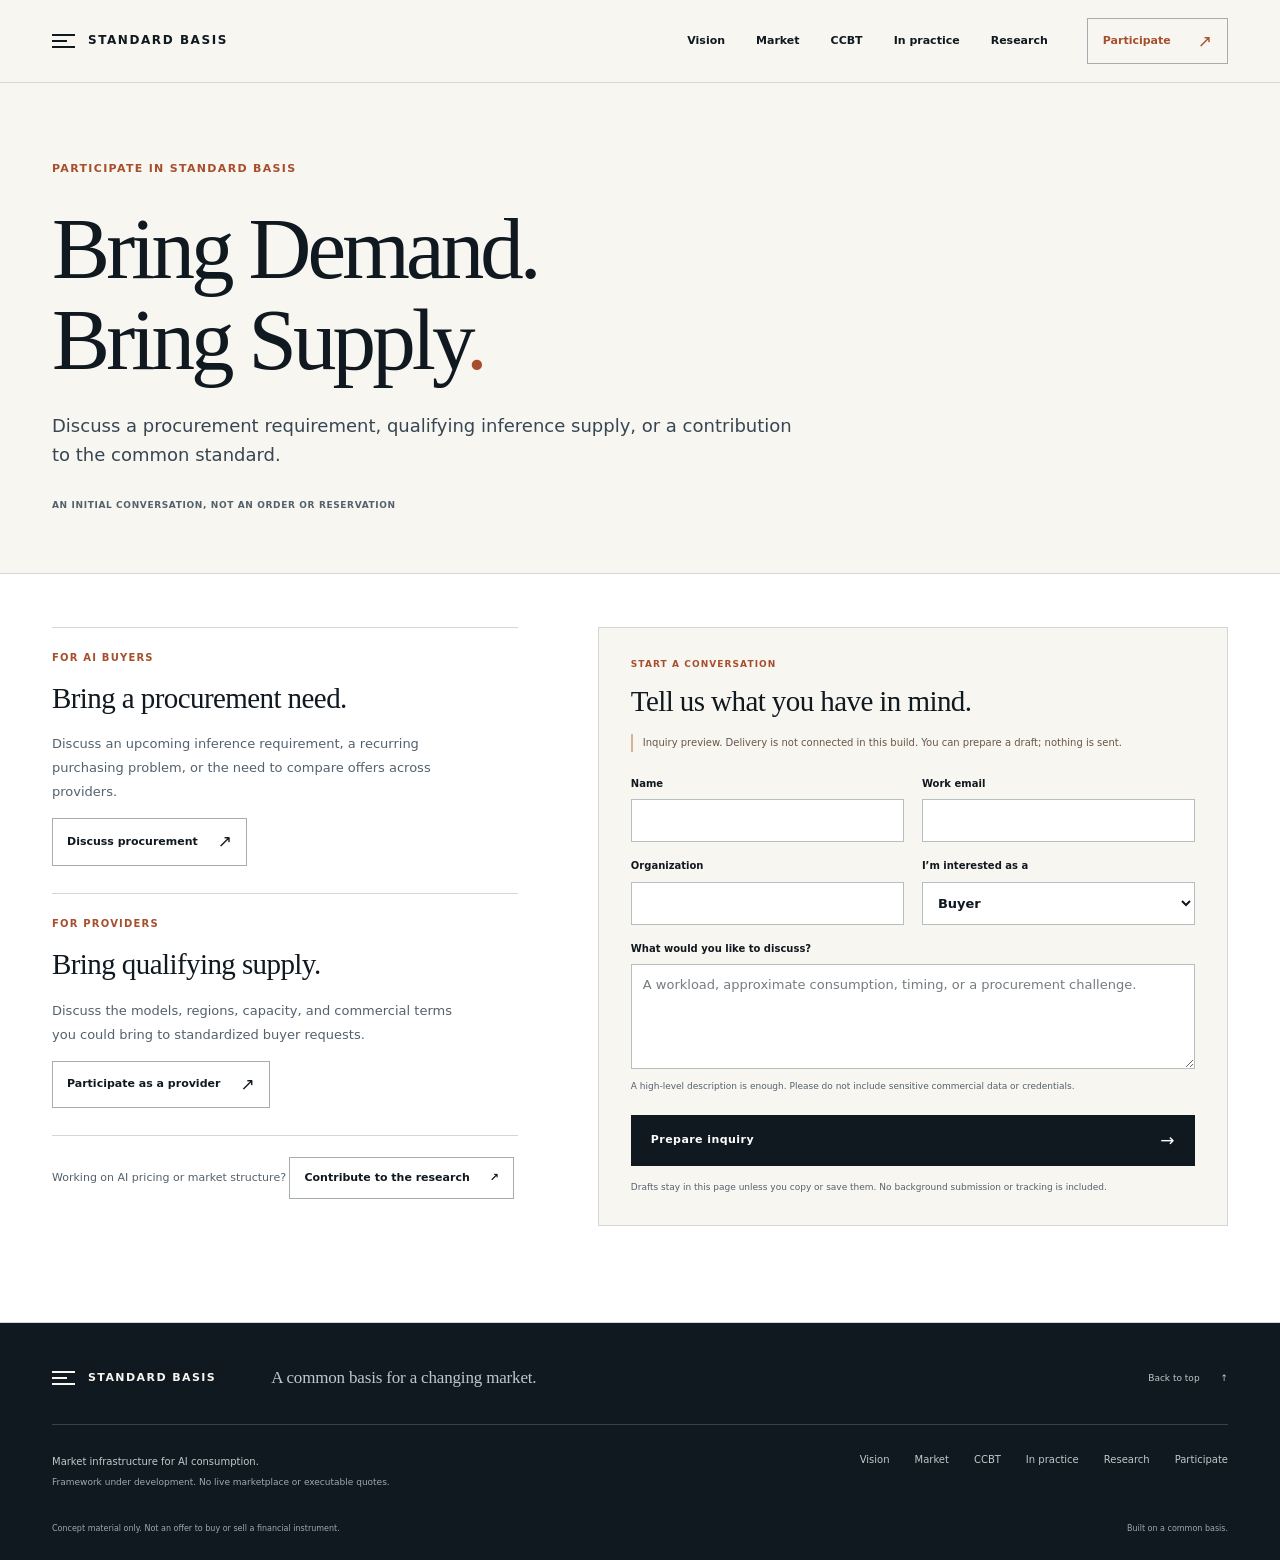
<file: participate.html>
<!DOCTYPE html>

<html lang="en">
<head>
<meta charset="utf-8"/>
<meta content="width=device-width, initial-scale=1" name="viewport"/>
<meta content="Discuss an AI procurement requirement, provider participation, or research on the common denomination." name="description"/>
<meta content="#101820" name="theme-color"/>
<meta content="website" property="og:type"/>
<meta content="Participate — Standard Basis" property="og:title"/>
<meta content="Discuss an AI procurement requirement, provider participation, or research on the common denomination." property="og:description"/>
<title>Participate — Standard Basis</title>
<link href="favicon.svg" rel="icon" type="image/svg+xml"/>
<link href="styles.css" rel="stylesheet"/>
<script defer="" src="site-config.js"></script>
<script defer="" src="site.js"></script>
<link href="home.css" rel="stylesheet"/>
<link href="narrative.css" rel="stylesheet"/><link href="refinement.css" rel="stylesheet"/></head>
<body class="sb-site" data-page="participate">
<a class="skip-link" href="#main">Skip to content</a>
<header class="site-header"><nav aria-label="Main navigation" class="shell nav">
<a aria-current="page" class="brand" href="index.html"><span aria-hidden="true" class="brand-symbol"><i></i><i></i><i></i></span><span>Standard Basis</span></a>
<button aria-controls="nav-links" aria-expanded="false" class="nav-toggle" hidden="" type="button">Menu <span aria-hidden="true">+</span></button>
<div class="nav-links" id="nav-links"><a href="vision.html">Vision</a><a href="market.html">Market</a><a href="ccbt.html">CCBT</a><a href="benchmark.html">In practice</a><a href="research.html">Research</a><a aria-current="page" class="nav-participate" href="participate.html">Participate <span aria-hidden="true">↗</span></a></div>
</nav></header>
<main id="main"><header class="page-hero"><div class="shell"><p class="eyebrow">Participate in Standard Basis</p><h1>Bring Demand.<br/> Bring Supply<span class="accent">.</span></h1><p class="lede">Discuss a procurement requirement, qualifying inference supply, or a contribution to the common standard.</p><div class="page-meta"><span>An initial conversation, not an order or reservation</span></div></div></header><section class="section participation participation-destination" id="participation"><div class="shell">
<div class="participation-grid"><div class="participant-options">
<article class="participant-option"><span class="micro-label">For AI buyers</span><h3>Bring a procurement need.</h3><p>Discuss an upcoming inference requirement, a recurring purchasing problem, or the need to compare offers across providers.</p><a class="text-link jump-link" data-role="buyer" href="#inquiry">Discuss procurement <span aria-hidden="true">↗</span></a></article>
<article class="participant-option"><span class="micro-label">For providers</span><h3>Bring qualifying supply.</h3><p>Discuss the models, regions, capacity, and commercial terms you could bring to standardized buyer requests.</p><a class="text-link jump-link" data-role="provider" href="#inquiry">Participate as a provider <span aria-hidden="true">↗</span></a></article>
<p class="research-invite">Working on AI pricing or market structure? <a class="jump-link" data-role="research" href="#inquiry">Contribute to the research <span aria-hidden="true">↗</span></a></p>
<div class="founder-block" data-founder="" hidden=""><span class="micro-label">Building Standard Basis</span><h3 data-founder-name=""></h3><p data-founder-bio=""></p><a class="text-link jump-link" data-founder-link="" hidden="">Professional profile <span aria-hidden="true">↗</span></a></div>
</div>
<div class="inquiry-panel" id="inquiry"><div class="inquiry-title"><span class="micro-label">Start a conversation</span><h3>Tell us what you have in mind.</h3></div>
<p class="form-mode-note" id="form-mode-note" role="status">Inquiry preview. Delivery is not connected in this build. You can prepare a draft; nothing is sent.</p>
<form aria-describedby="form-mode-note inquiry-privacy" id="inquiry-form">
<div class="form-row"><label for="inquiry-name">Name<input autocomplete="name" id="inquiry-name" maxlength="120" name="name" required=""/></label><label for="inquiry-email">Work email<input autocomplete="email" id="inquiry-email" maxlength="254" name="email" required="" type="email"/></label></div>
<div class="form-row"><label for="inquiry-company">Organization<input autocomplete="organization" id="inquiry-company" maxlength="160" name="company"/></label><label for="inquiry-role">I’m interested as a<select id="inquiry-role" name="role"><option value="buyer">Buyer</option><option value="provider">Provider</option><option value="research">Research collaborator</option><option value="other">Other participant</option></select></label></div>
<label for="inquiry-message">What would you like to discuss?<textarea aria-describedby="message-hint" id="inquiry-message" maxlength="4000" name="message" placeholder="A workload, approximate consumption, timing, or a procurement challenge." required="" rows="4"></textarea></label>
<p class="field-hint" id="message-hint">A high-level description is enough. Please do not include sensitive commercial data or credentials.</p>
<div aria-hidden="true" class="honeypot"><label for="inquiry-website">Leave this field empty<input autocomplete="off" id="inquiry-website" name="website" tabindex="-1"/></label></div>
<button class="button" disabled="" id="inquiry-submit" type="submit">Prepare inquiry <span aria-hidden="true">→</span></button>
<p class="privacy-note" id="inquiry-privacy">Drafts stay in this page unless you copy or save them. No background submission or tracking is included.</p>
<noscript><p class="notice">Enable JavaScript to prepare an inquiry. No contact address has been configured in this build.</p></noscript>
</form>
<div class="inquiry-result" hidden="" id="inquiry-result" tabindex="-1"><p class="micro-label" id="inquiry-result-label">Draft prepared · Not sent</p><label class="sr-only" for="inquiry-draft">Inquiry draft</label><textarea id="inquiry-draft" readonly="" rows="7"></textarea><div class="actions small-actions"><button class="button small secondary" id="copy-inquiry" type="button">Copy inquiry</button><button class="button small secondary" id="save-inquiry" type="button">Save as text</button></div><p class="field-hint" id="inquiry-feedback" role="status"></p></div>
<p class="form-error" hidden="" id="inquiry-error" role="alert"></p>
<a class="text-link direct-email jump-link" data-direct-email="" hidden=""><span aria-hidden="true">↗</span></a>
</div></div></div></section></main>
<footer class="site-footer"><div class="shell">
<div class="footer-top"><a class="brand" href="index.html"><span aria-hidden="true" class="brand-symbol"><i></i><i></i><i></i></span><span>Standard Basis</span></a><p>A common basis for a changing market.</p><a class="footer-top-link" href="#main">Back to top <span aria-hidden="true">↑</span></a></div>
<div class="footer-bottom"><p>Market infrastructure for AI consumption.<br/> <span class="footer-legal">Framework under development. No live marketplace or executable quotes.</span></p><nav aria-label="Footer navigation" class="footer-links"><a href="vision.html">Vision</a><a href="market.html">Market</a><a href="ccbt.html">CCBT</a><a href="benchmark.html">In practice</a><a href="research.html">Research</a><a href="participate.html">Participate</a></nav></div>
<div class="footer-fine"><span>Concept material only. Not an offer to buy or sell a financial instrument.</span><span>Built on a common basis.</span></div>
</div></footer>
</body>
</html>
</file>
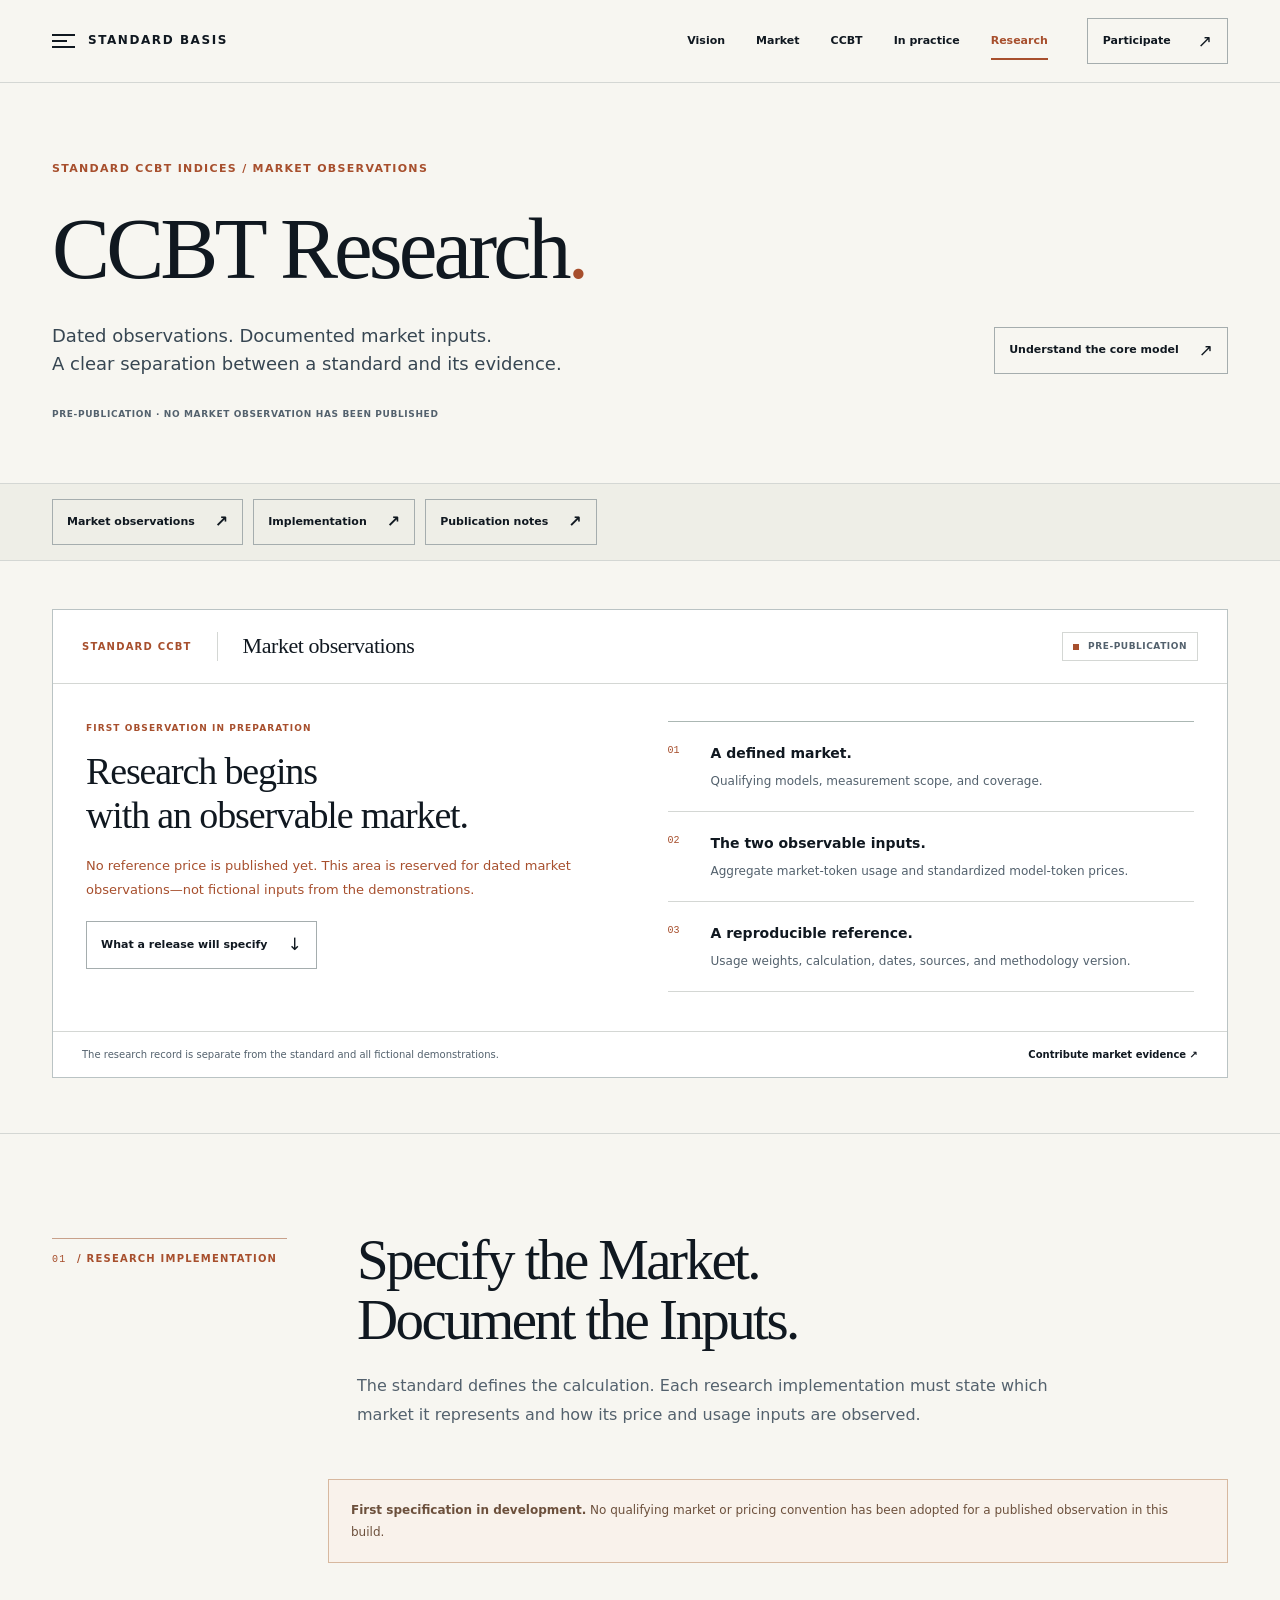
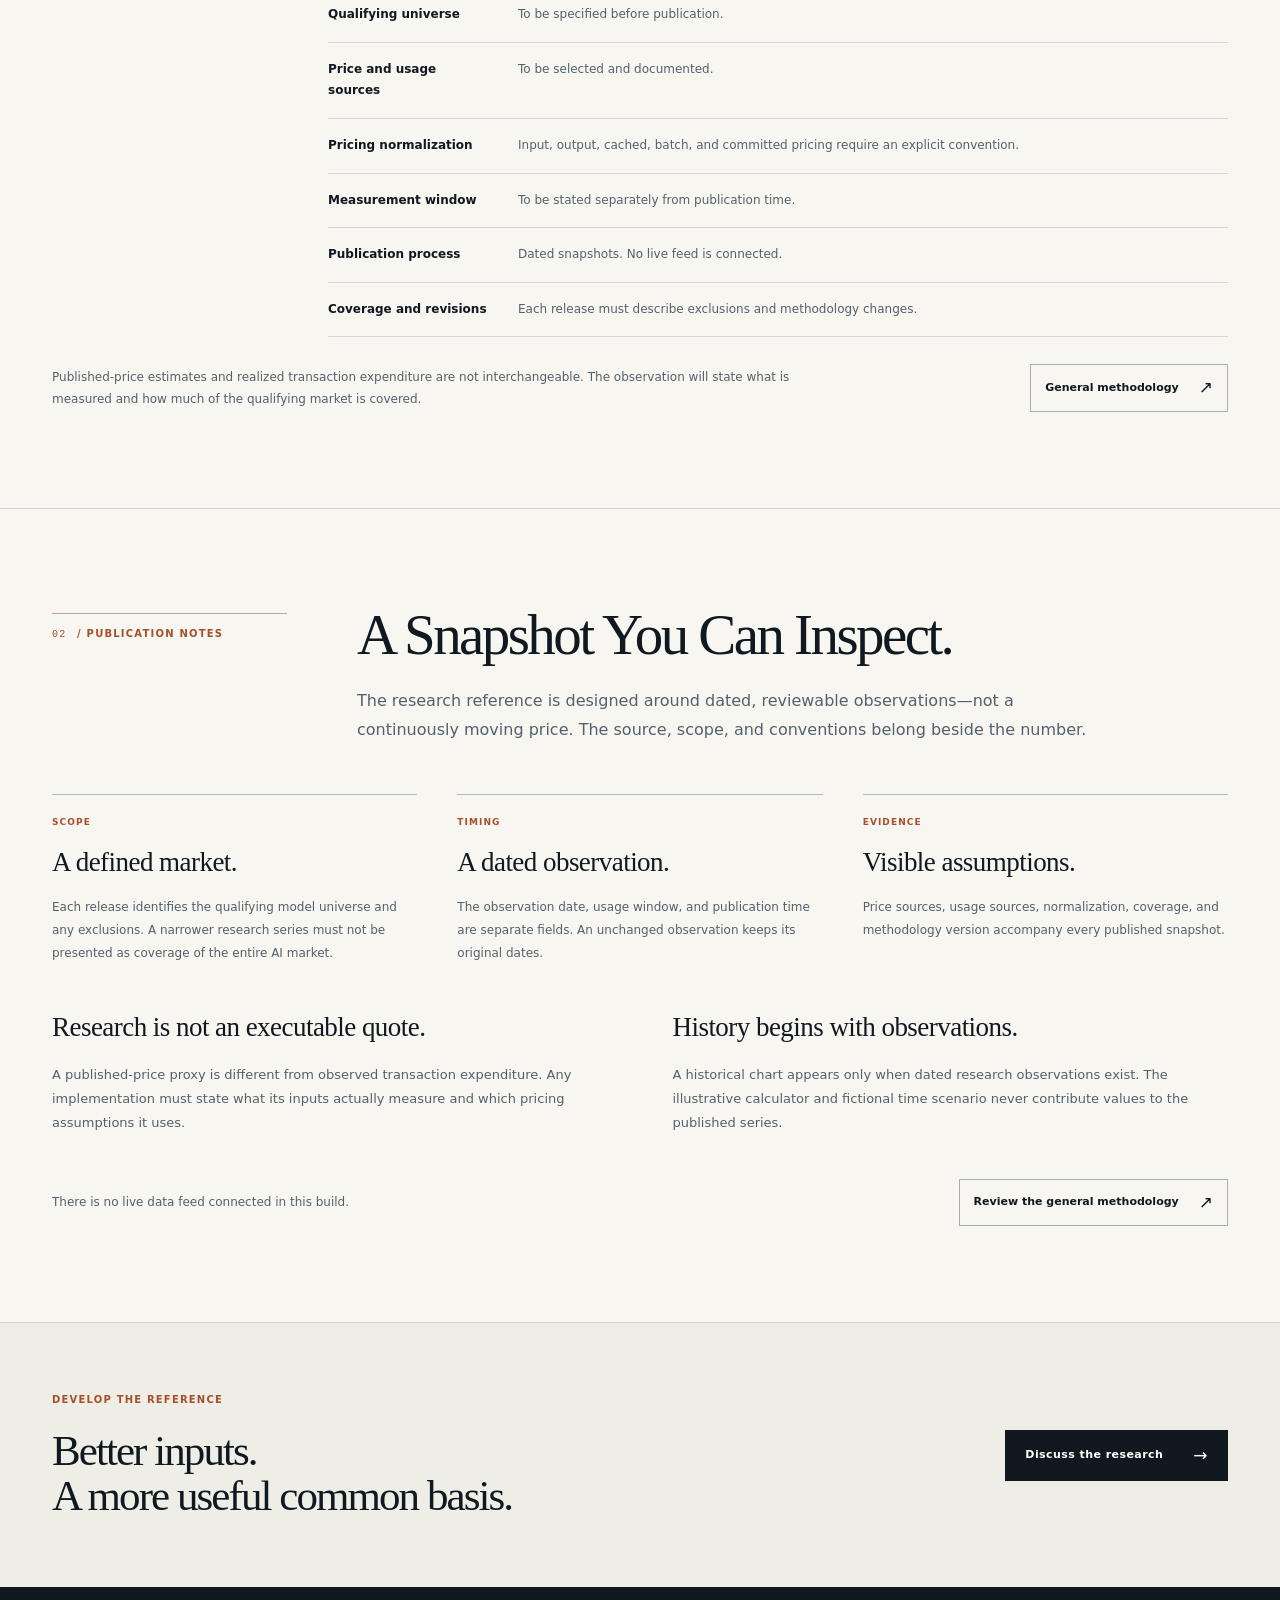
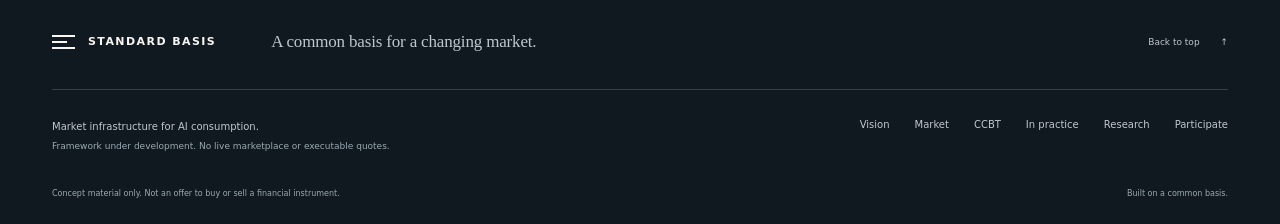
<file: research.html>
<!DOCTYPE html>

<html lang="en">
<head>
<meta charset="utf-8"/>
<meta content="width=device-width, initial-scale=1" name="viewport"/>
<meta content="Dated Standard CCBT research observations, market scope, aggregate usage and price sources, implementation notes, and publication status." name="description"/>
<meta content="#101820" name="theme-color"/>
<meta content="website" property="og:type"/>
<meta content="CCBT Research — Standard Basis" property="og:title"/>
<meta content="Dated Standard CCBT research observations, market scope, aggregate usage and price sources, implementation notes, and publication status." property="og:description"/>
<title>CCBT Research — Standard Basis</title>
<link href="favicon.svg" rel="icon" type="image/svg+xml"/>
<link href="styles.css" rel="stylesheet"/>
<link href="home.css" rel="stylesheet"/>
<script defer="" src="site-config.js"></script>
<script defer="" src="data/benchmark.js"></script><script defer="" src="site.js"></script>
<link href="narrative.css" rel="stylesheet"/><link href="refinement.css" rel="stylesheet"/></head>
<body class="sb-site" data-page="research">
<a class="skip-link" href="#main">Skip to content</a>
<header class="site-header"><nav aria-label="Main navigation" class="shell nav">
<a class="brand" href="index.html"><span aria-hidden="true" class="brand-symbol"><i></i><i></i><i></i></span><span>Standard Basis</span></a>
<button aria-controls="nav-links" aria-expanded="false" class="nav-toggle" hidden="" type="button">Menu <span aria-hidden="true">+</span></button>
<div class="nav-links" id="nav-links"><a href="vision.html">Vision</a><a href="market.html">Market</a><a href="ccbt.html">CCBT</a><a href="benchmark.html">In practice</a><a aria-current="page" href="research.html">Research</a><a class="nav-participate" href="participate.html">Participate <span aria-hidden="true">↗</span></a></div>
</nav></header>
<main id="main"><header class="page-hero research-hero"><div class="shell"><p class="eyebrow">Standard CCBT indices / Market observations</p><h1>CCBT Research<span class="accent">.</span></h1><div class="page-hero-bottom"><p class="lede">Dated observations. Documented market inputs.<br/> A clear separation between a standard and its evidence.</p><a class="text-link jump-link" href="benchmark.html#core-model">Understand the core model <span aria-hidden="true">↗</span></a></div><p class="page-note" data-research-status="">Pre-publication · No market observation has been published</p></div></header>
<nav aria-label="Research page sections" class="lab-section-nav"><div class="shell"><a class="jump-link" href="#reference">Market observations<span aria-hidden="true">↗</span></a><a class="jump-link" href="#implementation">Implementation<span aria-hidden="true">↗</span></a><a class="jump-link" href="#publication">Publication notes<span aria-hidden="true">↗</span></a></div></nav>
<section class="section research-reference" id="reference"><div class="shell"><div class="benchmark-panel" data-benchmark="full"><div class="benchmark-panel-top"><div><span class="micro-label">Standard CCBT</span><h3>Market observations</h3></div><span class="badge"><span aria-hidden="true" class="status-dot"></span>Pre-publication</span></div><div class="research-empty"><div class="pending-heading"><span class="micro-label">First observation in preparation</span><h4>Research begins<br/> with an observable market.</h4><p class="reference-status">No reference price is published yet. This area is reserved for dated market observations—not fictional inputs from the demonstrations.</p><a class="text-link jump-link" href="#implementation">What a release will specify <span aria-hidden="true">↓</span></a></div><div class="research-empty-list"><div><span>01</span><p><strong>A defined market.</strong>Qualifying models, measurement scope, and coverage.</p></div><div><span>02</span><p><strong>The two observable inputs.</strong>Aggregate market-token usage and standardized model-token prices.</p></div><div><span>03</span><p><strong>A reproducible reference.</strong>Usage weights, calculation, dates, sources, and methodology version.</p></div></div></div><div class="benchmark-panel-foot"><span>The research record is separate from the standard and all fictional demonstrations.</span><a href="participate.html?role=research">Contribute market evidence <span aria-hidden="true">↗</span></a></div></div><div hidden="" id="published-detail"></div></div></section>
<section class="section" id="implementation"><div class="shell"><div class="section-heading"><p class="section-label"><span>01</span> / Research implementation</p><div><h2>Specify the Market.<br/> Document the Inputs.</h2><p class="section-intro">The standard defines the calculation. Each research implementation must state which market it represents and how its price and usage inputs are observed.</p></div></div><div class="research-specification"><div id="implementation-status"><p class="notice"><strong>First specification in development.</strong> No qualifying market or pricing convention has been adopted for a published observation in this build.</p><dl class="specification-list"><div><dt>Qualifying universe</dt><dd>To be specified before publication.</dd></div><div><dt>Price and usage sources</dt><dd>To be selected and documented.</dd></div><div><dt>Pricing normalization</dt><dd>Input, output, cached, batch, and committed pricing require an explicit convention.</dd></div><div><dt>Measurement window</dt><dd>To be stated separately from publication time.</dd></div><div><dt>Publication process</dt><dd>Dated snapshots. No live feed is connected.</dd></div><div><dt>Coverage and revisions</dt><dd>Each release must describe exclusions and methodology changes.</dd></div></dl></div></div><div class="section-bottom"><p>Published-price estimates and realized transaction expenditure are not interchangeable. The observation will state what is measured and how much of the qualifying market is covered.</p><a class="text-link jump-link" href="ccbt.html#methodology">General methodology <span aria-hidden="true">↗</span></a></div></div></section>
<section class="section" id="publication"><div class="shell"><div class="section-heading"><p class="section-label"><span>02</span> / Publication notes</p><div><h2>A Snapshot You Can Inspect.</h2><p class="section-intro">The research reference is designed around dated, reviewable observations—not a continuously moving price. The source, scope, and conventions belong beside the number.</p></div></div>
<div class="publication-grid"><article><span class="micro-label">Scope</span><h3>A defined market.</h3><p>Each release identifies the qualifying model universe and any exclusions. A narrower research series must not be presented as coverage of the entire AI market.</p></article><article><span class="micro-label">Timing</span><h3>A dated observation.</h3><p>The observation date, usage window, and publication time are separate fields. An unchanged observation keeps its original dates.</p></article><article><span class="micro-label">Evidence</span><h3>Visible assumptions.</h3><p>Price sources, usage sources, normalization, coverage, and methodology version accompany every published snapshot.</p></article></div>
<div class="two-column-copy"><div><h3>Research is not an executable quote.</h3><p>A published-price proxy is different from observed transaction expenditure. Any implementation must state what its inputs actually measure and which pricing assumptions it uses.</p></div><div><h3>History begins with observations.</h3><p>A historical chart appears only when dated research observations exist. The illustrative calculator and fictional time scenario never contribute values to the published series.</p></div></div>
<div class="section-bottom"><p>There is no live data feed connected in this build.</p><a class="text-link jump-link" href="ccbt.html#methodology">Review the general methodology<span aria-hidden="true">↗</span></a></div></div></section>
<section class="closing-cta"><div class="shell"><div><p class="eyebrow">Develop the reference</p><h2>Better inputs.<br/> A more useful common basis.</h2></div><a class="button" href="participate.html?role=research">Discuss the research <span aria-hidden="true">→</span></a></div></section></main>
<footer class="site-footer"><div class="shell">
<div class="footer-top"><a class="brand" href="index.html"><span aria-hidden="true" class="brand-symbol"><i></i><i></i><i></i></span><span>Standard Basis</span></a><p>A common basis for a changing market.</p><a class="footer-top-link" href="#main">Back to top <span aria-hidden="true">↑</span></a></div>
<div class="footer-bottom"><p>Market infrastructure for AI consumption.<br/><span class="footer-legal">Framework under development. No live marketplace or executable quotes.</span></p><nav aria-label="Footer navigation" class="footer-links"><a href="vision.html">Vision</a><a href="market.html">Market</a><a href="ccbt.html">CCBT</a><a href="benchmark.html">In practice</a><a href="research.html">Research</a><a href="participate.html">Participate</a></nav></div>
<div class="footer-fine"><span>Concept material only. Not an offer to buy or sell a financial instrument.</span><span>Built on a common basis.</span></div>
</div></footer>
</body>
</html>
</file>
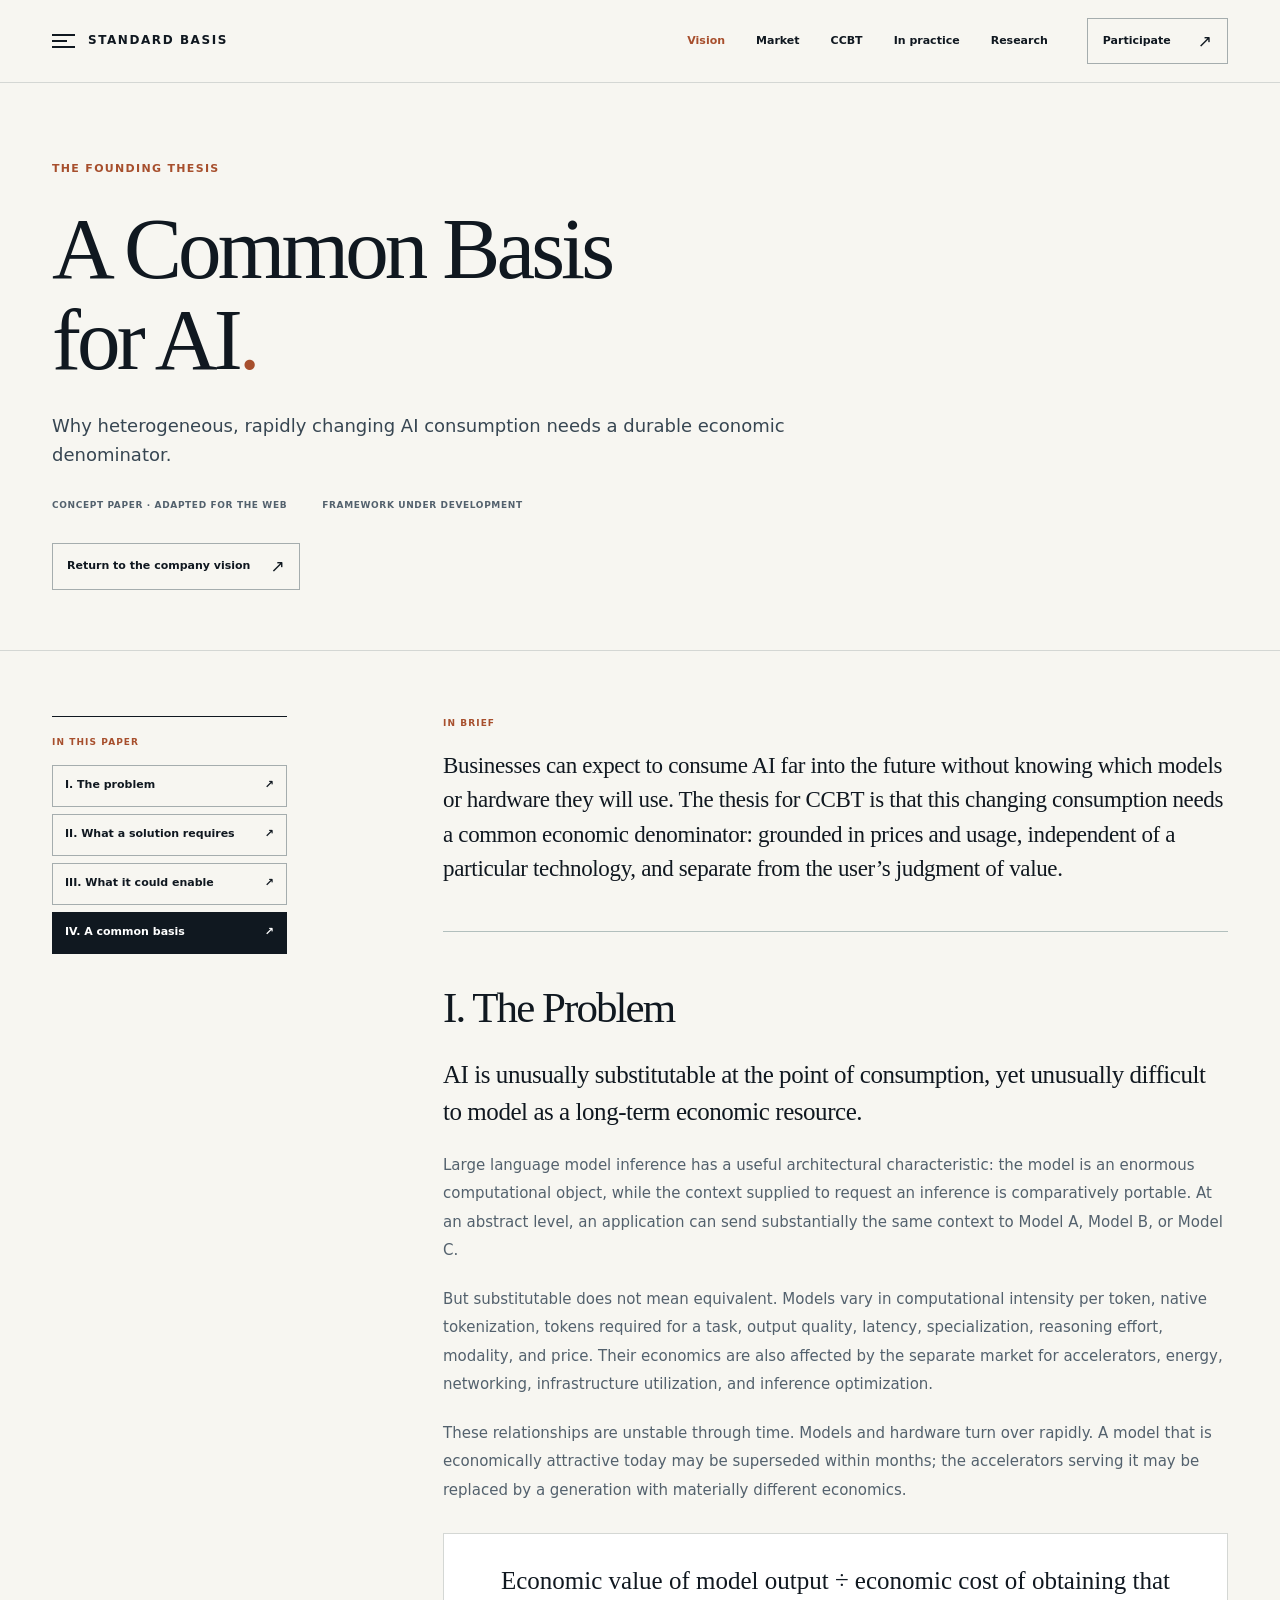
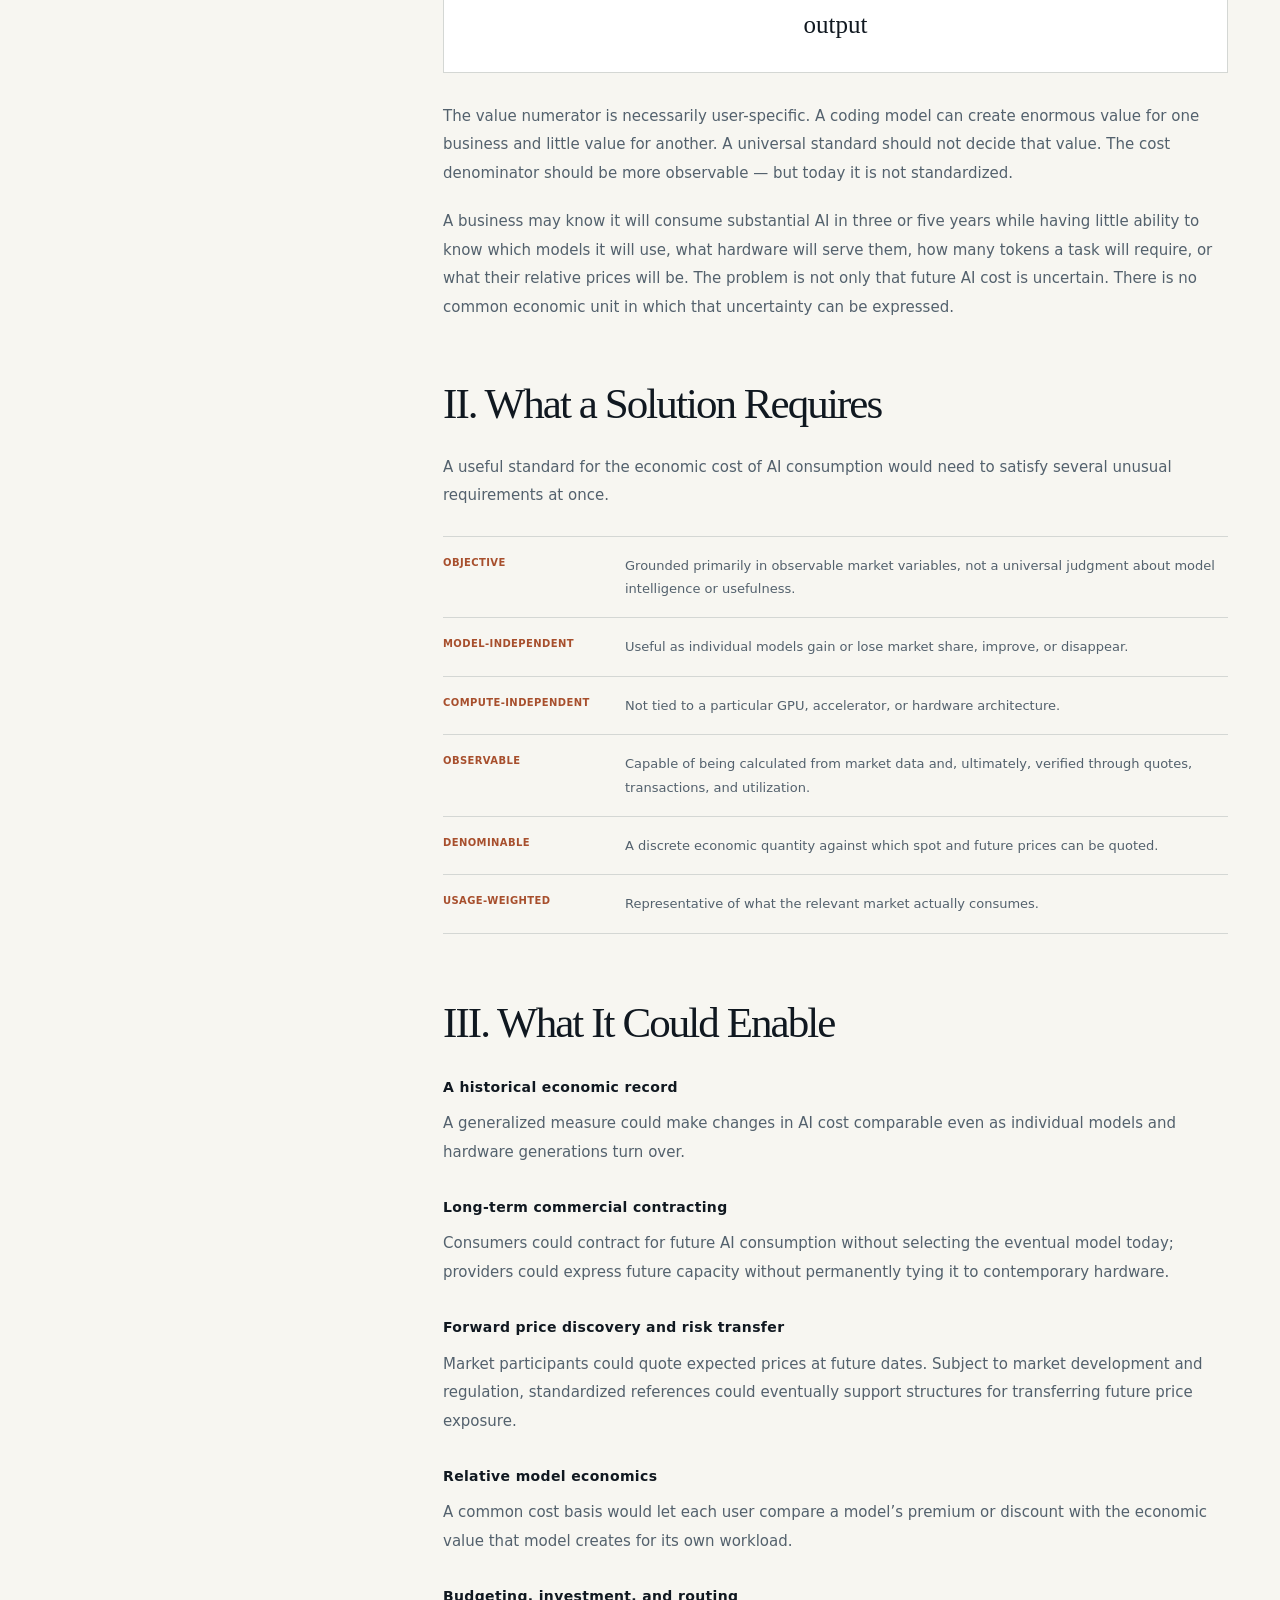
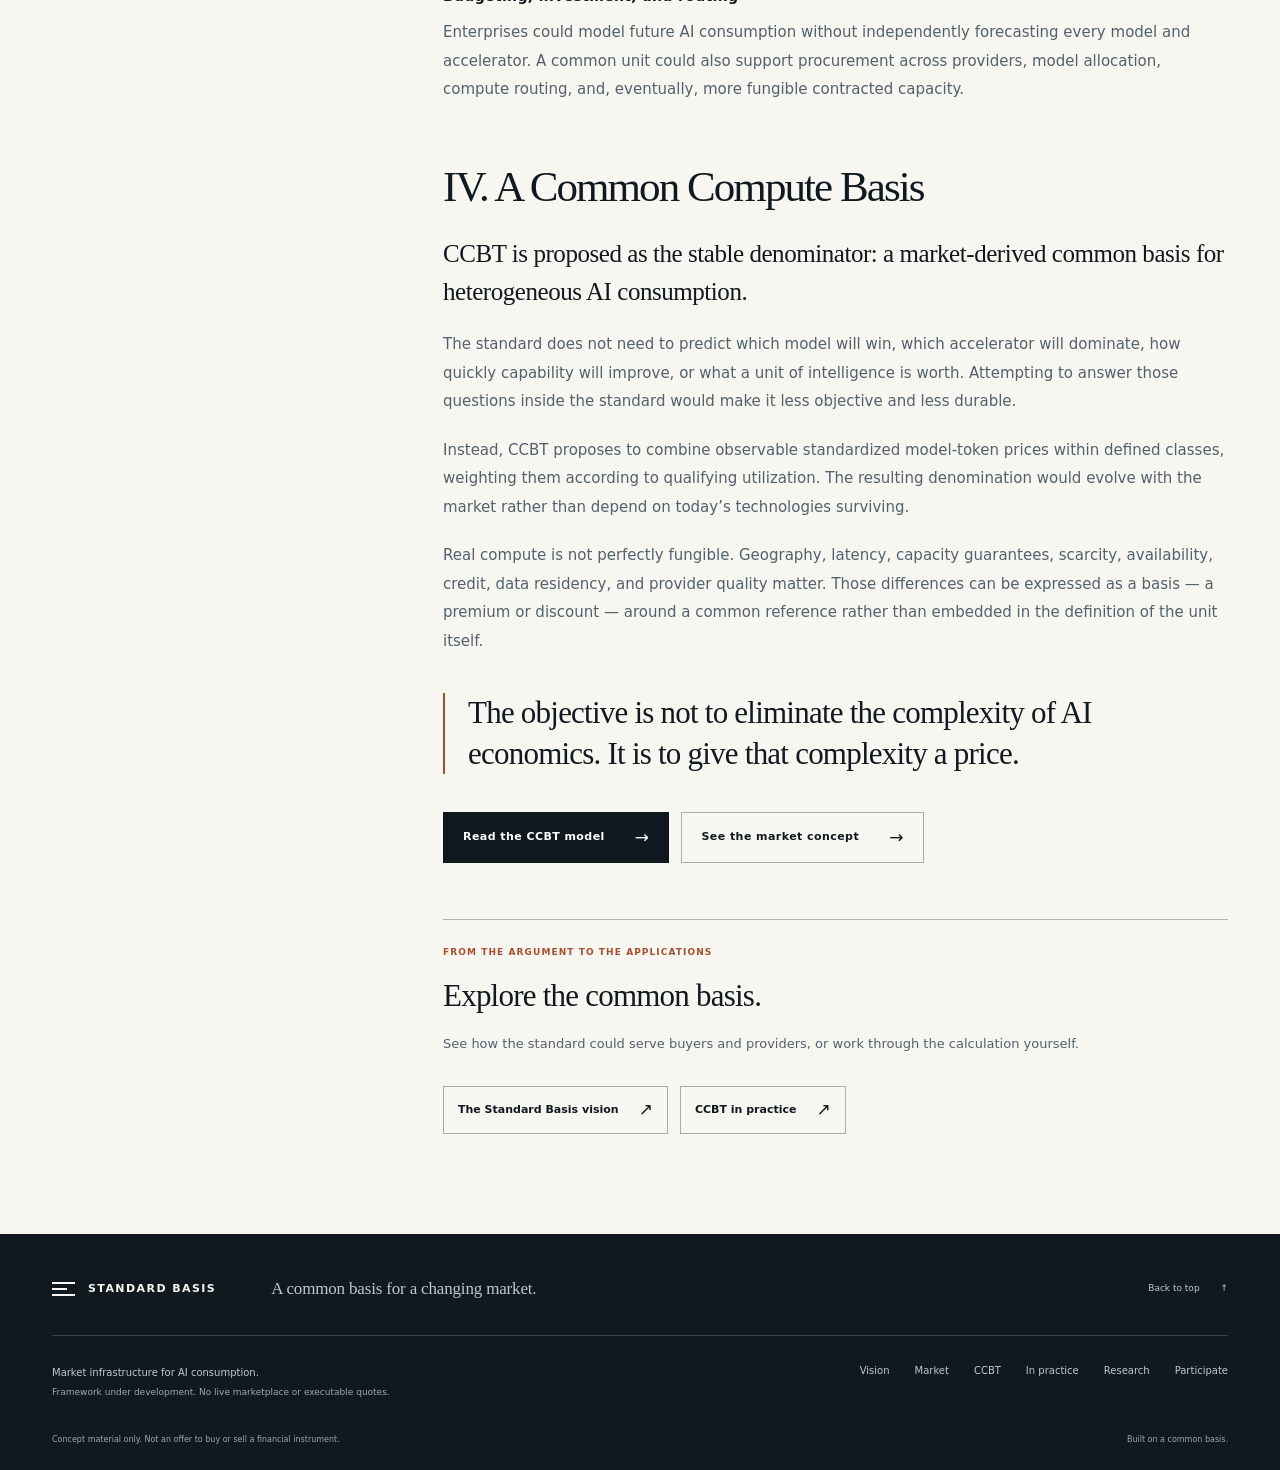
<file: thesis.html>
<!DOCTYPE html>

<html lang="en">
<head>
<meta charset="utf-8"/>
<meta content="width=device-width, initial-scale=1" name="viewport"/>
<meta content="The economic case for a model-independent, compute-independent, usage-weighted basis for present and future AI consumption." name="description"/>
<meta content="#101820" name="theme-color"/>
<meta content="website" property="og:type"/>
<meta content="Thesis — A Common Basis for AI" property="og:title"/>
<meta content="The economic case for a model-independent, compute-independent, usage-weighted basis for present and future AI consumption." property="og:description"/>
<title>Thesis — A Common Basis for AI</title>
<link href="favicon.svg" rel="icon" type="image/svg+xml"/>
<link href="styles.css" rel="stylesheet"/>
<script defer="" src="site-config.js"></script>
<script defer="" src="site.js"></script>
<link href="narrative.css" rel="stylesheet"/><link href="refinement.css" rel="stylesheet"/></head>
<body class="sb-site" data-page="thesis">
<a class="skip-link" href="#main">Skip to content</a>
<header class="site-header"><nav aria-label="Main navigation" class="shell nav">
<a class="brand" href="index.html"><span aria-hidden="true" class="brand-symbol"><i></i><i></i><i></i></span><span>Standard Basis</span></a>
<button aria-controls="nav-links" aria-expanded="false" class="nav-toggle" hidden="" type="button">Menu <span aria-hidden="true">+</span></button>
<div class="nav-links" id="nav-links"><a class="nav-parent" href="vision.html">Vision</a><a href="market.html">Market</a><a href="ccbt.html">CCBT</a><a href="benchmark.html">In practice</a><a href="research.html">Research</a><a class="nav-participate" href="participate.html">Participate <span aria-hidden="true">↗</span></a></div>
</nav></header>
<main id="main"><header class="page-hero"><div class="shell"><p class="eyebrow">The founding thesis</p><h1>A Common Basis<br/> for AI<span class="accent">.</span></h1><p class="lede">Why heterogeneous, rapidly changing AI consumption needs a durable economic denominator.</p><div class="page-meta"><span>Concept paper · Adapted for the web</span><span>Framework under development</span></div><div class="actions"><a class="text-link jump-link" href="vision.html">Return to the company vision <span aria-hidden="true">↗</span></a></div></div></header><div class="shell article-layout"><aside aria-label="In this paper" class="toc"><span class="micro-label">In this paper</span><a class="jump-link" href="#problem">I. The problem<span aria-hidden="true">↗</span></a><a class="jump-link" href="#requirements">II. What a solution requires<span aria-hidden="true">↗</span></a><a class="jump-link" href="#enable">III. What it could enable<span aria-hidden="true">↗</span></a><a class="jump-link" href="#basis">IV. A common basis<span aria-hidden="true">↗</span></a></aside><article class="prose"><div class="article-abstract"><span class="micro-label">In brief</span><p>Businesses can expect to consume AI far into the future without knowing which models or hardware they will use. The thesis for CCBT is that this changing consumption needs a common economic denominator: grounded in prices and usage, independent of a particular technology, and separate from the user’s judgment of value.</p></div>
<section id="problem"><h2>I. The Problem</h2><p class="lead">AI is unusually substitutable at the point of consumption, yet unusually difficult to model as a long-term economic resource.</p><p>Large language model inference has a useful architectural characteristic: the model is an enormous computational object, while the context supplied to request an inference is comparatively portable. At an abstract level, an application can send substantially the same context to Model A, Model B, or Model C.</p><p>But substitutable does not mean equivalent. Models vary in computational intensity per token, native tokenization, tokens required for a task, output quality, latency, specialization, reasoning effort, modality, and price. Their economics are also affected by the separate market for accelerators, energy, networking, infrastructure utilization, and inference optimization.</p><p>These relationships are unstable through time. Models and hardware turn over rapidly. A model that is economically attractive today may be superseded within months; the accelerators serving it may be replaced by a generation with materially different economics.</p><div class="equation">Economic value of model output ÷ economic cost of obtaining that output</div><p>The value numerator is necessarily user-specific. A coding model can create enormous value for one business and little value for another. A universal standard should not decide that value. The cost denominator should be more observable — but today it is not standardized.</p><p>A business may know it will consume substantial AI in three or five years while having little ability to know which models it will use, what hardware will serve them, how many tokens a task will require, or what their relative prices will be. The problem is not only that future AI cost is uncertain. There is no common economic unit in which that uncertainty can be expressed.</p></section>
<section id="requirements"><h2>II. What a Solution Requires</h2><p>A useful standard for the economic cost of AI consumption would need to satisfy several unusual requirements at once.</p><ul class="principles"><li><b>Objective</b><span>Grounded primarily in observable market variables, not a universal judgment about model intelligence or usefulness.</span></li><li><b>Model-independent</b><span>Useful as individual models gain or lose market share, improve, or disappear.</span></li><li><b>Compute-independent</b><span>Not tied to a particular GPU, accelerator, or hardware architecture.</span></li><li><b>Observable</b><span>Capable of being calculated from market data and, ultimately, verified through quotes, transactions, and utilization.</span></li><li><b>Denominable</b><span>A discrete economic quantity against which spot and future prices can be quoted.</span></li><li><b>Usage-weighted</b><span>Representative of what the relevant market actually consumes.</span></li></ul></section>
<section id="enable"><h2>III. What It Could Enable</h2><h3>A historical economic record</h3><p>A generalized measure could make changes in AI cost comparable even as individual models and hardware generations turn over.</p><h3>Long-term commercial contracting</h3><p>Consumers could contract for future AI consumption without selecting the eventual model today; providers could express future capacity without permanently tying it to contemporary hardware.</p><h3>Forward price discovery and risk transfer</h3><p>Market participants could quote expected prices at future dates. Subject to market development and regulation, standardized references could eventually support structures for transferring future price exposure.</p><h3>Relative model economics</h3><p>A common cost basis would let each user compare a model’s premium or discount with the economic value that model creates for its own workload.</p><h3>Budgeting, investment, and routing</h3><p>Enterprises could model future AI consumption without independently forecasting every model and accelerator. A common unit could also support procurement across providers, model allocation, compute routing, and, eventually, more fungible contracted capacity.</p></section>
<section id="basis"><h2>IV. A Common Compute Basis</h2><p class="lead">CCBT is proposed as the stable denominator: a market-derived common basis for heterogeneous AI consumption.</p><p>The standard does not need to predict which model will win, which accelerator will dominate, how quickly capability will improve, or what a unit of intelligence is worth. Attempting to answer those questions inside the standard would make it less objective and less durable.</p><p>Instead, CCBT proposes to combine observable standardized model-token prices within defined classes, weighting them according to qualifying utilization. The resulting denomination would evolve with the market rather than depend on today’s technologies surviving.</p><p>Real compute is not perfectly fungible. Geography, latency, capacity guarantees, scarcity, availability, credit, data residency, and provider quality matter. Those differences can be expressed as a basis — a premium or discount — around a common reference rather than embedded in the definition of the unit itself.</p><p class="pull">The objective is not to eliminate the complexity of AI economics. It is to give that complexity a price.</p><div class="actions"><a class="button" href="ccbt.html">Read the CCBT model<span aria-hidden="true">→</span></a><a class="button secondary" href="market.html">See the market concept<span aria-hidden="true">→</span></a></div></section><div class="article-next"><span class="micro-label">From the argument to the applications</span><h3>Explore the common basis.</h3><p>See how the standard could serve buyers and providers, or work through the calculation yourself.</p><div class="actions"><a class="text-link jump-link" href="vision.html">The Standard Basis vision <span aria-hidden="true">↗</span></a><a class="text-link jump-link" href="benchmark.html">CCBT in practice <span aria-hidden="true">↗</span></a></div></div></article></div></main>
<footer class="site-footer"><div class="shell">
<div class="footer-top"><a class="brand" href="index.html"><span aria-hidden="true" class="brand-symbol"><i></i><i></i><i></i></span><span>Standard Basis</span></a><p>A common basis for a changing market.</p><a class="footer-top-link" href="#main">Back to top <span aria-hidden="true">↑</span></a></div>
<div class="footer-bottom"><p>Market infrastructure for AI consumption.<br/><span class="footer-legal">Framework under development. No live marketplace or executable quotes.</span></p><nav aria-label="Footer navigation" class="footer-links"><a href="vision.html">Vision</a><a href="market.html">Market</a><a href="ccbt.html">CCBT</a><a href="benchmark.html">In practice</a><a href="research.html">Research</a><a href="participate.html">Participate</a></nav></div>
<div class="footer-fine"><span>Concept material only. Not an offer to buy or sell a financial instrument.</span><span>Built on a common basis.</span></div>
</div></footer>
</body>
</html>
</file>
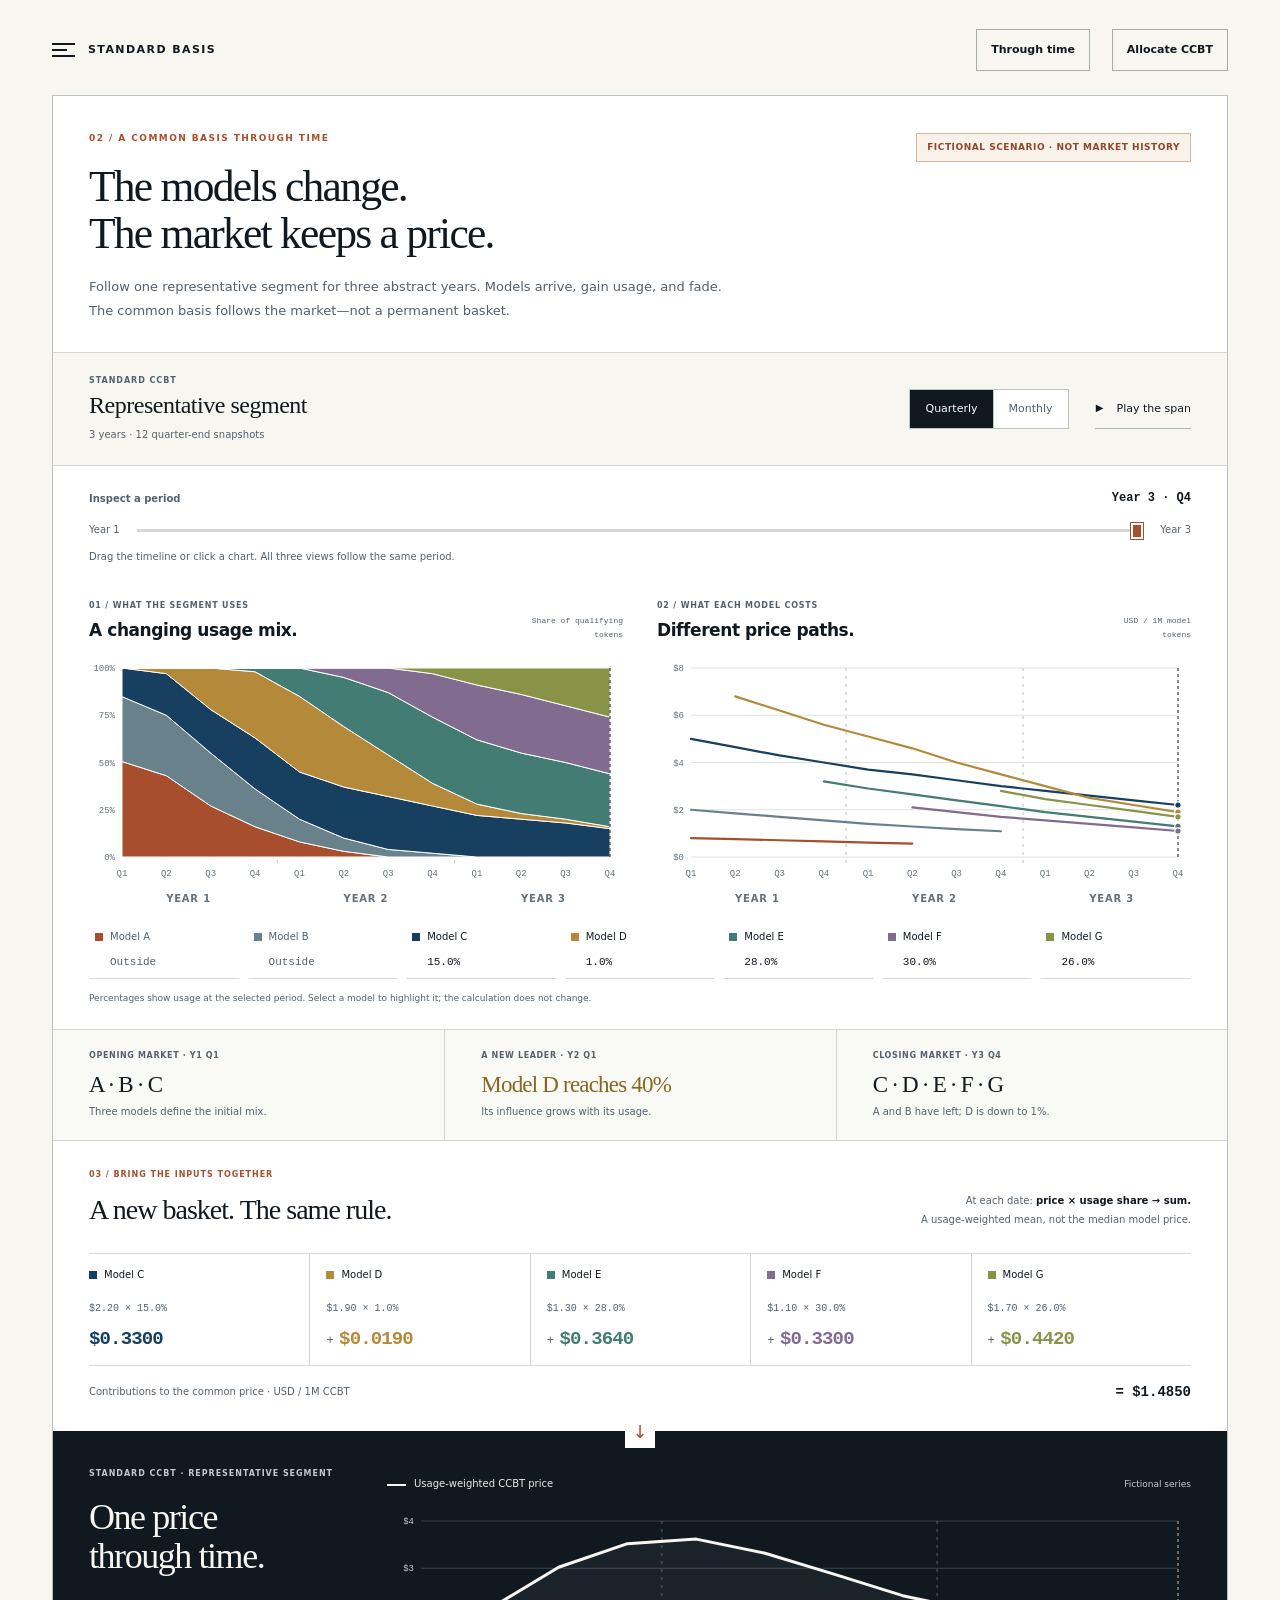
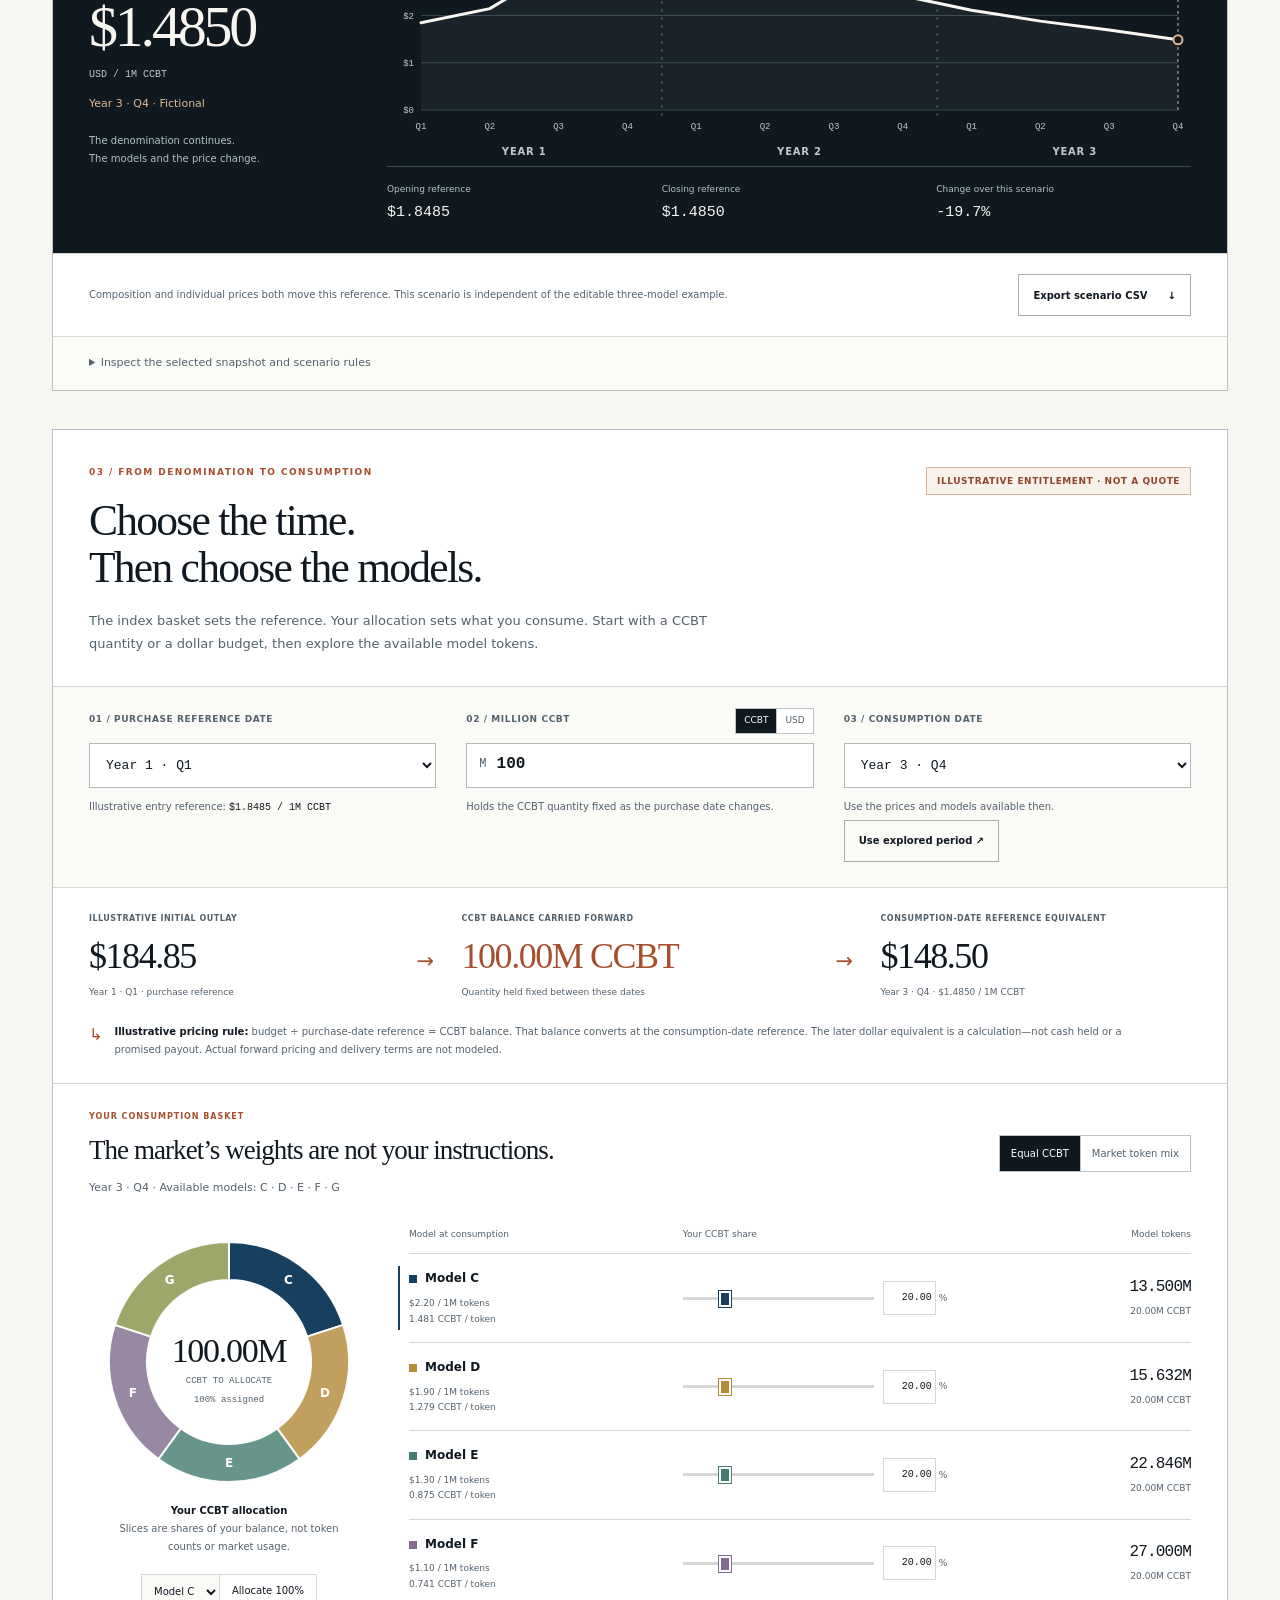
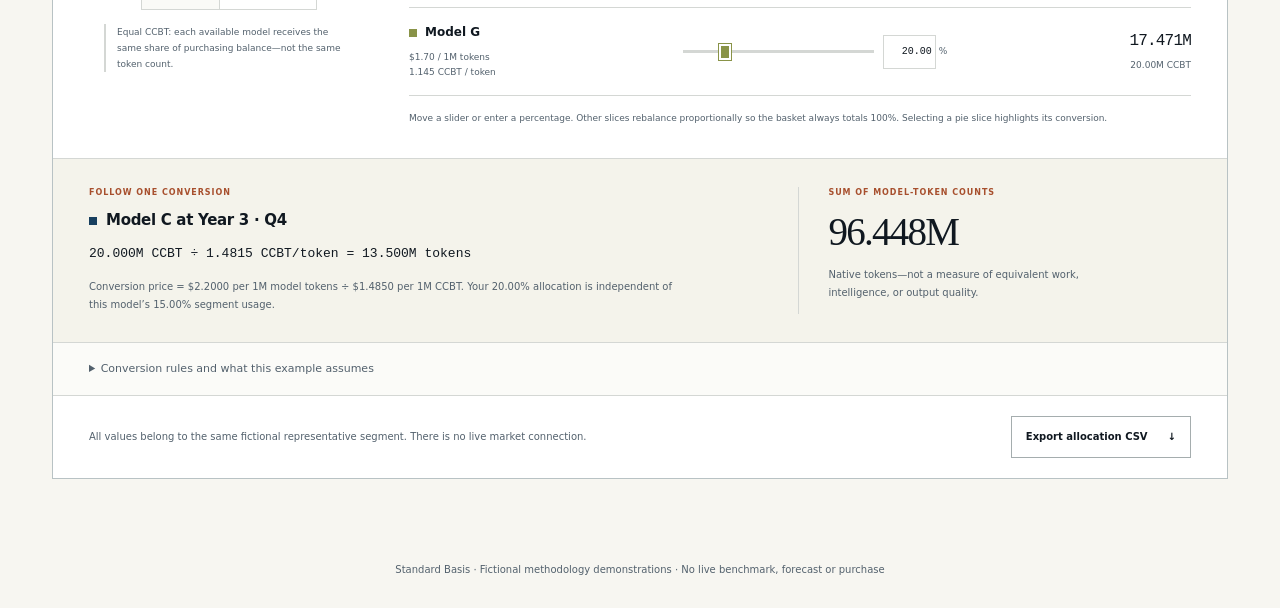
<file: time-explorer.html>
<!doctype html>
<html lang="en"><head><meta charset="utf-8"><meta name="viewport" content="width=device-width,initial-scale=1"><meta name="color-scheme" content="light"><title>CCBT Through Time — Standard Basis</title><meta name="description" content="A fictional three-year CCBT segment and model allocation calculator. No live market data, forecasts or executable quotes."><style>/* Standard Basis — shared, dependency-free responsive styles. */
:root{
  --ink:#101820;--muted:#53616d;--paper:#f7f6f1;--white:#fff;
  --line:#d4d7d4;--soft:#eeeee7;--signal:#a74f2d;--signal-light:#d99b77;
  --blue:#173f5f;--max:1240px;
  --serif:Georgia,"Times New Roman",serif;
  --sans:ui-sans-serif,system-ui,-apple-system,BlinkMacSystemFont,"Segoe UI",sans-serif;
  --mono:ui-monospace,"SFMono-Regular",Consolas,"Liberation Mono",monospace;
}
*{box-sizing:border-box}
html{scroll-behavior:smooth;scroll-padding-top:106px}
body{margin:0;background:var(--paper);color:var(--ink);font-family:var(--sans);font-size:16px;line-height:1.65;text-rendering:optimizeLegibility;-webkit-font-smoothing:antialiased}
button,input,select,textarea{font:inherit}
button,a,input,select,textarea{-webkit-tap-highlight-color:transparent}
a{color:inherit;text-decoration-thickness:1px;text-underline-offset:.22em}
a:hover{color:var(--signal)}
button{cursor:pointer}
button:disabled{cursor:not-allowed;opacity:.55}
button:focus-visible,a:focus-visible,input:focus-visible,select:focus-visible,textarea:focus-visible,[tabindex]:focus-visible,summary:focus-visible{outline:3px solid var(--signal);outline-offset:5px}
input:focus-visible,select:focus-visible,textarea:focus-visible{outline-offset:2px}
::selection{background:#e7cbb7;color:var(--ink)}
[hidden]{display:none!important}
img,svg{max-width:100%}
svg{display:block}
.shell{width:min(calc(100% - 104px),var(--max));margin-inline:auto}
h1,h2,h3,h4,p,blockquote{margin:0}
h1,h2{font-family:var(--serif);font-weight:400;letter-spacing:-.045em;line-height:1.055}
h1{font-size:clamp(64px,7.7vw,110px)}
h2{font-size:clamp(40px,4.45vw,62px)}
h3{line-height:1.3;font-size:20px;font-weight:550;letter-spacing:-.02em}
h4{font-size:17px;line-height:1.35}
p{color:var(--muted)}
.accent{color:var(--signal)}
.sr-only{position:absolute;width:1px;height:1px;padding:0;margin:-1px;overflow:hidden;clip:rect(0,0,0,0);white-space:nowrap;border:0}
.skip-link{position:fixed;top:10px;left:20px;transform:translateY(-180%);background:var(--ink);color:white;padding:12px 20px;z-index:100}
.skip-link:focus{transform:translateY(0)}
.eyebrow,.micro-label,.section-label,.page-note,.page-meta,.badge{font-size:10px;letter-spacing:.12em;text-transform:uppercase;font-weight:650}
.eyebrow{font-size:11px;color:var(--signal);display:flex;align-items:center;gap:11px;margin-bottom:26px}
.eyebrow-mark{display:block;width:6px;height:6px;background:var(--signal)}
.micro-label{display:block;color:var(--muted);line-height:1.6}
.lede{font-size:20px;line-height:1.6;max-width:630px;color:#374652}
.text-link{display:inline-flex;gap:24px;align-items:center;justify-content:space-between;text-decoration:none;font-size:12px;font-weight:650;line-height:1.5;min-height:34px}
.text-link>span,.button>span,.nav-participate>span{font-size:17px;font-weight:400;transition:transform .18s ease}
.text-link:hover>span,.button:hover>span{transform:translate(2px,-1px)}
.text-link:hover{text-decoration:underline;text-underline-offset:5px}
.button{display:inline-flex;align-items:center;justify-content:space-between;gap:30px;min-height:49px;padding:12px 19px;border:1px solid var(--ink);background:var(--ink);color:white;text-decoration:none;font-size:11px;line-height:1.5;font-weight:650;letter-spacing:.04em;transition:background .18s,color .18s,border-color .18s}
.button.secondary{background:transparent;color:var(--ink);border-color:#a5adae}
.button:hover{background:var(--signal);border-color:var(--signal);color:white}
.button.small{min-height:39px;padding:9px 12px;font-size:10px}
.actions{display:flex;flex-wrap:wrap;gap:12px;align-items:center;margin-top:30px}
.text-button{border:0;border-bottom:1px solid var(--line);background:transparent;padding:7px 0;display:inline-flex;gap:18px;align-items:center;color:var(--ink);font-size:11px;line-height:1.5;font-weight:650;white-space:nowrap}
.text-button:hover{color:var(--signal);border-color:var(--signal)}
.badge{display:inline-flex;align-items:center;gap:9px;line-height:1.4;letter-spacing:.06em;padding:7px 10px;border:1px solid var(--line);color:var(--muted);font-size:9px;font-weight:600}
.status-dot{display:inline-block;width:6px;height:6px;background:var(--signal);flex:none}
.anchor-alias{display:block;position:relative;top:-110px}

/* Navigation */
.site-header{position:sticky;top:0;z-index:30;border-bottom:1px solid var(--line);background:rgba(247,246,241,.98)}
.nav{display:flex;align-items:center;justify-content:space-between;gap:35px;min-height:82px}
.brand{display:inline-flex;align-items:center;gap:13px;white-space:nowrap;text-decoration:none;text-transform:uppercase;font-size:12px;font-weight:750;letter-spacing:.13em;color:var(--ink)}
.brand-symbol{display:flex;flex-direction:column;width:23px;gap:4px}
.brand-symbol i{display:block;height:2px;background:currentColor;width:100%}
.brand-symbol i:nth-child(2){width:65%}
.nav-links{display:flex;align-items:center;gap:31px;font-size:11px;font-weight:550}
.nav-links a{text-decoration:none;position:relative}
.nav-links a:not(.nav-participate)[aria-current=page]::after{content:"";position:absolute;left:0;right:0;bottom:-10px;height:2px;background:var(--signal)}
.nav-links a[aria-current=page]{color:var(--signal)}
.nav-participate{display:flex;align-items:center;gap:27px;padding:8px 15px;border:1px solid #a5adae;margin-left:8px;min-height:40px}
.nav-participate:hover{background:var(--ink);border-color:var(--ink);color:white}
.nav-toggle{background:transparent;border:0;padding:9px 0 9px 15px;font-size:12px;align-items:center;gap:20px;min-height:44px;display:none}
.nav-toggle>span{font-size:22px;font-weight:300;line-height:1}

/* Homepage hero */
.hero{border-bottom:1px solid var(--line)}
.hero-grid{display:grid;grid-template-columns:minmax(0,1fr) 300px;gap:85px;padding-block:79px 74px}
.hero h1{margin-bottom:28px;font-size:clamp(68px,7.4vw,108px);line-height:1.01;letter-spacing:-.052em}
.hero .lede{max-width:595px;font-size:20px;line-height:1.55}
.hero-focus{max-width:565px;font-size:14px;line-height:1.8;margin-top:17px}
.hero .actions{margin-top:29px}
.hero-provider{font-size:11px;margin-top:19px;line-height:1.7}
.hero-provider a{font-weight:600;color:var(--ink);text-decoration:none}
.hero-provider a:hover{color:var(--signal)}
.hero-aside{padding-top:20px;border-top:1px solid var(--ink);align-self:end;padding-bottom:1px;margin-bottom:3px}
.hero-aside>.micro-label{font-size:9px;letter-spacing:.11em}
.hero-aside blockquote{font-family:var(--serif);font-size:27px;line-height:1.37;letter-spacing:-.02em;margin-top:24px}
.hero-aside blockquote em{display:block;color:var(--signal);font-style:normal;margin-top:12px}
.hero-current{border-top:1px solid var(--line);padding-top:19px;margin-top:37px}
.hero-current>.micro-label{font-size:9px;margin-bottom:8px}
.hero-current a{display:flex;align-items:center;gap:13px;padding:8px 0;text-decoration:none;font-size:11px;line-height:1.7}
.hero-current a>span:first-child{font-family:var(--mono);color:var(--muted);font-size:9px}
.hero-current a>span:last-child{margin-left:auto;font-size:16px}
.hero-status{border-top:1px solid var(--line)}
.hero-status .shell{display:flex;align-items:center;gap:30px;min-height:57px;font-size:10px;line-height:1.7;color:var(--muted)}
.hero-status .shell>span:first-child{text-transform:uppercase;letter-spacing:.085em;display:flex;align-items:center;gap:10px;color:var(--ink);font-weight:600}
.hero-status .shell>span:nth-child(2){border-left:1px solid var(--line);padding-left:30px}
.hero-status a{margin-left:auto;text-decoration:none;color:var(--ink)}
.hero-status a:hover{color:var(--signal)}

/* Section structure */
.section{padding-block:96px;border-bottom:1px solid var(--line);position:relative}
.section-heading{display:grid;grid-template-columns:235px minmax(0,1fr);gap:70px;align-items:start;margin-bottom:49px}
.section-label{color:var(--signal);border-top:1px solid #c8a18b;padding-top:12px;line-height:1.6;margin-top:8px;font-size:10px}
.section-label>span{font-family:var(--mono);font-weight:400;margin-right:6px}
.section-heading h2{margin-bottom:22px}
.section-intro{font-size:16px;max-width:735px;line-height:1.8}
.section-bottom{display:flex;align-items:center;justify-content:space-between;gap:40px;margin-top:27px}
.section-bottom>p{font-size:12px;max-width:755px;line-height:1.85}
.section-bottom>.text-link{flex:none}
.section-bottom strong{font-weight:500;color:var(--ink)}
.dark{background:var(--ink);color:var(--paper);border-color:var(--ink)}
.dark p{color:#b8c3ca}
.dark .section-label{color:var(--signal-light);border-color:#715540}
.dark .micro-label{color:#b8c3ca}
.dark a:hover{color:var(--signal-light)}
.dark .text-link{color:var(--paper)}
.dark .text-link:hover{color:var(--signal-light)}
.dark :focus-visible{outline-color:var(--signal-light)}

/* Two-sided market */
.market-map{display:grid;grid-template-columns:1fr 50px 1.12fr 50px 1fr;align-items:stretch}
.market-node{border:1px solid #52616a;padding:29px 30px 24px;display:flex;flex-direction:column}
.node-heading{display:flex;align-items:center;justify-content:space-between;margin-bottom:26px}
.node-heading>span:last-child{font-size:18px;line-height:1;color:var(--signal-light)}
.node-heading .micro-label{font-size:9px}
.market-node h3{font-family:var(--serif);font-size:33px;font-weight:400;margin-bottom:21px;letter-spacing:-.025em}
.market-node ul{list-style:none;margin:0 0 28px;padding:0;font-size:12px;line-height:2;color:#b8c3ca}
.market-node .text-link{border-top:1px solid #52616a;padding-top:16px;margin-top:auto;font-size:11px}
.market-node.center{background:var(--paper);border-color:var(--paper);color:var(--ink)}
.market-node.center ul,.market-node.center .micro-label{color:var(--muted)}
.market-node.center .text-link{color:var(--ink);border-color:var(--line)}
.market-node.center .text-link:hover{color:var(--signal)}
.market-node.center .basis-mini{font-family:var(--serif);font-size:25px;color:var(--signal)}
.node-connector{font-size:25px;display:flex;align-items:center;justify-content:center;color:var(--signal-light)}

/* Benchmark: publication state and visualizations */
.benchmark-panel{border:1px solid #bac3c4;background:var(--white)}
.benchmark-panel-top{padding:22px 29px;display:flex;align-items:center;justify-content:space-between;gap:18px;border-bottom:1px solid var(--line)}
.benchmark-panel-top>div{display:flex;gap:25px;align-items:center}
.benchmark-panel-top .micro-label{color:var(--signal);font-size:10px}
.benchmark-panel-top h3{font-family:var(--serif);font-size:22px;font-weight:400;letter-spacing:-.02em;border-left:1px solid var(--line);padding-left:25px}
.benchmark-body{display:grid;grid-template-columns:315px minmax(0,1fr)}
.benchmark-summary{padding:31px 29px;border-right:1px solid var(--line);background:#f9faf7}
.reference-value{font-family:var(--serif);font-size:76px;line-height:1.15;letter-spacing:-.05em;margin-top:13px;font-variant-numeric:tabular-nums;overflow-wrap:anywhere}
.quote-unit{font-family:var(--mono);font-size:11px;margin-top:2px;color:var(--ink)}
.reference-status{color:var(--signal);font-size:11px;margin-top:18px}
.compact-meta{margin:29px 0 0;border-top:1px solid var(--line);padding-top:7px;font-size:10px;line-height:1.6}
.compact-meta>div{display:flex;justify-content:space-between;align-items:start;gap:20px;padding-top:11px}
.compact-meta dt{color:var(--muted);flex:none}
.compact-meta dd{margin:0;text-align:right;color:var(--ink);max-width:160px;overflow-wrap:anywhere}
.benchmark-pending{padding:34px 42px;display:flex;flex-direction:column;align-items:flex-start;justify-content:center}
.pending-heading .micro-label{font-size:9px}
.pending-heading h4{font-family:var(--serif);font-size:33px;font-weight:400;letter-spacing:-.03em;line-height:1.2;margin:15px 0 12px}
.pending-heading p{font-size:12px;max-width:470px;line-height:1.8}
.basis-construction{display:flex;align-items:center;gap:15px;width:100%;margin:26px 0 17px}
.basis-construction>div{min-height:91px;flex:1;background:#f3f4ef;border:1px solid var(--line);display:flex;flex-direction:column;align-items:center;justify-content:center;padding:13px 6px;gap:6px}
.basis-construction .basis-result{border-color:#c59a7d;background:#f7eee6}
.basis-variable{font-family:var(--serif);font-size:30px;line-height:1;font-style:italic}
.basis-variable sub{font-size:13px}
.basis-construction>div>span:last-child{font-size:9px;color:var(--muted)}
.basis-construction>b{font-size:17px;font-weight:400;color:var(--muted)}
.benchmark-pending>.text-link{font-size:11px}
.benchmark-panel-foot{border-top:1px solid var(--line);padding:14px 29px;display:flex;gap:30px;align-items:center;justify-content:space-between;font-size:10px;color:var(--muted);line-height:1.7}
.benchmark-panel-foot>a{color:var(--ink);text-decoration:none;font-weight:600;white-space:nowrap}
.benchmark-panel-foot>a:hover{color:var(--signal)}
.published-chart{padding:31px 34px;min-width:0;display:flex;flex-direction:column;justify-content:center}
.chart-title{display:flex;align-items:baseline;justify-content:space-between;gap:20px;margin-bottom:25px}
.chart-title h4{font-weight:600;font-size:13px}
.chart-title>span{font-size:9px;color:var(--muted);text-align:right}
.relative-chart{width:100%;font-size:11px}
.bar-axis{position:relative;height:29px;margin-left:92px;margin-right:49px;font-family:var(--mono);font-size:9px;color:var(--muted)}
.bar-axis>span{position:absolute;top:0}
.bar-axis .axis-origin{left:0}
.bar-axis .axis-ref{transform:translateX(-50%);color:var(--signal);white-space:nowrap}
.bar-axis .axis-max{right:0}
.bar-row{display:grid;grid-template-columns:82px minmax(0,1fr) 39px;gap:10px;align-items:center;min-height:46px}
.bar-name{font-size:10px;color:var(--ink);line-height:1.4;overflow-wrap:anywhere}
.bar-track{height:26px;position:relative;display:flex;align-items:center;background:linear-gradient(90deg,transparent calc(50% - .5px),#e7e9e5 calc(50% - .5px),#e7e9e5 calc(50% + .5px),transparent calc(50% + .5px));border-left:1px solid var(--line)}
.bar-track::after{content:"";position:absolute;left:var(--reference);top:-9px;bottom:-9px;border-left:1px dashed var(--signal);z-index:2;pointer-events:none}
.price-bar{height:17px;min-width:0;background:#173f5f;position:relative}
.bar-row:nth-child(3n+2) .price-bar{background:#a74f2d}
.bar-row:nth-child(3n+3) .price-bar{background:#69808a}
.bar-number{font-family:var(--mono);font-size:10px;text-align:right;white-space:nowrap}
.chart-note{font-size:10px;color:var(--muted);margin-top:22px;line-height:1.6}
.composition-stack{display:flex;min-height:36px;overflow:hidden;background:var(--soft);margin:7px 0 19px}
.composition-stack>span{background:var(--blue);border-right:2px solid white}
.composition-stack>span:last-child{border:0}
.key-0,.composition-stack>.key-0{background:#a74f2d}
.key-1,.composition-stack>.key-1{background:#69808a}
.key-2,.composition-stack>.key-2{background:#173f5f}
.model-key{display:inline-block;width:8px;height:8px;flex:none}
.composition-legend{margin:0;font-size:11px}
.composition-legend>div{display:flex;align-items:center;justify-content:space-between;gap:12px;border-bottom:1px solid var(--line);padding:9px 0}
.composition-legend dt{display:flex;align-items:center;gap:10px;color:var(--ink)}
.composition-legend dd{font-family:var(--mono);margin:0;font-size:10px}
.release-details{margin-top:48px}
.release-details h3{font-family:var(--serif);font-size:31px;margin-bottom:25px;font-weight:400}
.release-grid{display:grid;grid-template-columns:1fr 1fr;gap:60px;margin-top:34px}
.source-list{margin:0;padding-left:18px;font-size:12px;color:var(--muted)}
.source-list a{overflow-wrap:anywhere}
.release-note{font-size:12px;color:var(--muted);margin-top:18px}
.history-chart{border:1px solid var(--line);padding:24px;background:white;margin:30px 0}
.history-chart svg{width:100%;height:auto}
.history-chart text{font-family:var(--mono);fill:var(--muted);font-size:11px}

/* Future-consumption panel */
.future-section{background:#eeeee7}
.contract-flow{display:grid;grid-template-columns:1fr 62px 1fr;position:relative}
.contract-flow article{border:1px solid #b8bfbf;padding:32px 36px;background:var(--paper)}
.contract-top{display:flex;align-items:center;gap:15px;margin-bottom:24px}
.step-circle{display:inline-flex;justify-content:center;align-items:center;width:26px;height:26px;border:1px solid #afbbb9;border-radius:50%;font-size:9px;font-family:var(--mono);color:var(--signal)}
.contract-top .micro-label{color:var(--signal);font-size:10px}
.contract-flow h3{font-family:var(--serif);font-size:31px;font-weight:400;letter-spacing:-.025em;margin-bottom:22px}
.contract-flow dl{margin:0;border-top:1px solid var(--line);font-size:12px}
.contract-flow dl>div{display:flex;justify-content:space-between;gap:20px;padding:11px 0;border-bottom:1px solid var(--line)}
.contract-flow dt{color:var(--muted)}
.contract-flow dd{margin:0;text-align:right}
.contract-flow article>p{font-size:12px;margin-top:20px;max-width:420px;line-height:1.8}
.contract-arrow{display:flex;align-items:center;justify-content:center;font-family:var(--serif);font-size:31px;color:var(--signal)}
.model-options{display:grid;grid-template-columns:1fr 1fr;border-top:1px solid var(--line);border-left:1px solid var(--line)}
.model-options>span{display:block;padding:10px 15px;border-right:1px solid var(--line);border-bottom:1px solid var(--line);font-size:12px;background:#fdfdf9}
.model-options>span:last-child{color:var(--signal)}
.fine-print{font-size:10px;color:var(--muted);font-weight:400}

/* Market development */
.evidence-flow{display:grid;grid-template-columns:repeat(4,1fr);border-top:1px solid #a5afaf;border-bottom:1px solid var(--line)}
.evidence-flow>div{padding:26px 24px 27px 0;position:relative}
.evidence-flow>div+div{border-left:1px solid var(--line);padding-left:27px}
.evidence-flow>div:not(:last-child)::after{content:"→";font-size:17px;color:var(--signal);position:absolute;right:-9px;top:24px;background:var(--paper);padding:0 3px;z-index:1}
.evidence-flow .micro-label{color:var(--signal);font-family:var(--mono);font-size:10px;margin-bottom:19px}
.evidence-flow h3{font-size:16px;margin-bottom:10px}
.evidence-flow p{font-size:12px;max-width:230px}
.evidence-return{display:flex;align-items:center;gap:14px;margin-top:15px}
.evidence-return>span{color:var(--signal);font-size:19px}
.evidence-return>span:last-child{margin-left:auto}
.evidence-return p{font-size:10px}

/* Participation and functional draft/send form */
.participation{background:#fff}
.participation-grid{display:grid;grid-template-columns:minmax(0,.85fr) minmax(0,1.15fr);gap:80px}
.participant-option{border-top:1px solid var(--line);padding:22px 0 27px}
.participant-option .micro-label{color:var(--signal);font-size:10px;margin-bottom:14px}
.participant-option h3{font-family:var(--serif);font-size:29px;font-weight:400;margin-bottom:15px}
.participant-option p{font-size:13px;max-width:405px;margin-bottom:14px;line-height:1.85}
.research-invite{padding-top:21px;border-top:1px solid var(--line);font-size:11px;line-height:1.85}
.research-invite a{display:inline-block;color:var(--ink);font-weight:600;text-decoration:none}
.founder-block{border-top:1px solid var(--line);margin-top:30px;padding-top:24px}
.founder-block h3{font-family:var(--serif);font-weight:400;font-size:27px;margin-top:10px}
.founder-block p{font-size:12px;margin-top:12px;white-space:pre-line}
.founder-block .text-link{margin-top:12px}
.inquiry-panel{background:var(--paper);border:1px solid var(--line);padding:29px 32px 30px;scroll-margin-top:110px;min-width:0}
.inquiry-title .micro-label{color:var(--signal);font-size:9px;margin-bottom:12px}
.inquiry-title h3{font-family:var(--serif);font-size:29px;font-weight:400;line-height:1.25}
.form-mode-note{font-size:10px;line-height:1.75;color:#695647;margin-top:15px;padding-left:10px;border-left:2px solid #d5b298}
#inquiry-form{margin-top:24px}
.form-row{display:grid;grid-template-columns:1fr 1fr;gap:18px;margin-bottom:16px}
label{display:block;font-size:10px;font-weight:600;color:var(--ink)}
input,select,textarea{display:block;width:100%;max-width:100%;min-width:0;border:1px solid #b5bfc0;border-radius:0;padding:10px 11px;background:#fff;color:var(--ink);font-size:13px;line-height:1.6;margin-top:7px;box-shadow:none}
input,select{min-height:43px}
textarea{resize:vertical;min-height:105px}
textarea::placeholder{color:#747c80;opacity:1;font-weight:400}
.field-hint{font-size:9px;line-height:1.8;margin-top:9px}
#inquiry-form>.button{margin-top:20px;width:100%;font-size:11px}
.privacy-note{font-size:9px;line-height:1.8;margin-top:13px}
.honeypot{position:absolute;left:-10000px;top:auto;width:1px;height:1px;overflow:hidden}
.inquiry-result{margin-top:23px;border-top:1px solid #b5bfc0;padding-top:22px}
.inquiry-result>.micro-label{color:var(--signal);font-size:9px}
.inquiry-result textarea{font-family:var(--mono);font-size:10px;min-height:160px}
.inquiry-result .small-actions{margin-top:13px;gap:10px}
.form-error{font-size:11px;color:#923d28;line-height:1.6;margin-top:14px}
.direct-email{margin-top:19px;font-size:11px;overflow-wrap:anywhere}

/* Inner page scaffolding */
.page-hero{padding:77px 0 60px;border-bottom:1px solid var(--line)}
.page-hero h1{font-size:clamp(58px,6.8vw,95px);max-width:1050px;margin-bottom:27px;line-height:1.04}
.page-hero .lede{max-width:740px;font-size:18px}
.page-hero-bottom{display:flex;align-items:center;justify-content:space-between;gap:50px}
.page-hero-bottom .actions{margin-top:0;flex:none}
.page-hero-bottom>.text-link{flex:none}
.page-note{font-size:9px;color:var(--muted);margin-top:27px;display:flex;align-items:center;gap:10px;line-height:1.9;letter-spacing:.07em}
.page-meta{display:flex;gap:35px;flex-wrap:wrap;color:var(--muted);font-size:9px;letter-spacing:.07em;margin-top:28px}
.page-meta a{text-decoration:none;color:var(--signal)}
.subnav{border-bottom:1px solid var(--line)}
.subnav>.shell{display:flex;gap:36px;min-height:53px;align-items:center;font-size:10px}
.subnav a{text-decoration:none;font-weight:550}
.subnav a:first-child{color:var(--signal)}
.benchmark-main{padding-top:50px;padding-bottom:58px}

/* Market inner page */
.audience-grid{display:grid;grid-template-columns:1fr 1fr;border:1px solid var(--line);background:#fff}
.audience-card{padding:38px 43px}
.audience-card+.audience-card{border-left:1px solid var(--line)}
.audience-card .micro-label{color:var(--signal);margin-bottom:20px}
.audience-card h3{font-family:var(--serif);font-weight:400;font-size:37px;line-height:1.13;margin-bottom:23px;letter-spacing:-.025em}
.audience-card p{font-size:13px;max-width:460px;line-height:1.85}
.check-list{list-style:none;padding:0;margin:25px 0 22px;border-top:1px solid var(--line);font-size:12px}
.check-list li{padding:10px 0;border-bottom:1px solid var(--line);display:flex;align-items:center;gap:12px}
.check-list li::before{content:"+";color:var(--signal);font-size:13px}
.process-grid{display:grid;grid-template-columns:repeat(4,1fr);gap:33px}
.process-grid article{border-top:1px solid #52616a;padding-top:24px}
.process-number{color:var(--signal-light);font-family:var(--serif);font-size:35px;line-height:1}
.process-grid h3{font-family:var(--serif);font-size:30px;font-weight:400;margin:21px 0 12px}
.process-grid p{font-size:12px;max-width:250px;line-height:1.9}
.sample-request{display:grid;grid-template-columns:1fr auto;gap:45px;align-items:center;background:var(--soft);border:1px solid var(--line);padding:28px 31px}
.sample-request .micro-label{color:var(--signal);font-size:9px;margin-bottom:12px}
.sample-request h3{font-family:var(--serif);font-weight:400;font-size:28px;margin-bottom:12px}
.sample-request p{font-size:12px;max-width:650px}
.sample-basis{border-left:1px solid #b4bfbc;padding-left:33px}
.sample-basis strong{display:block;font-family:var(--serif);font-size:44px;font-weight:400;line-height:1.2;margin-bottom:5px}
.sample-basis>span:last-child{font-size:10px;color:var(--muted)}
.table-wrap{overflow-x:auto;overscroll-behavior-inline:contain;max-width:100%}
.comparison-table{border-collapse:collapse;width:100%;font-size:12px;line-height:1.7;text-align:left;min-width:800px;font-variant-numeric:tabular-nums}
.comparison-table caption{text-align:left;padding:17px 0;font-size:10px;color:var(--signal)}
.comparison-table th,.comparison-table td{padding:19px 18px;border-bottom:1px solid var(--line);vertical-align:top}
.comparison-table th:first-child,.comparison-table td:first-child{padding-left:0}
.comparison-table thead th{font-size:10px;font-weight:650;background:transparent;border-top:1px solid #a6b2b2}
.comparison-table thead th span{font-size:9px;color:var(--muted);font-weight:400}
.comparison-table tbody th{font-weight:600;white-space:nowrap}
.comparison-table td{color:var(--muted);font-size:11px}
.comparison-table td:nth-child(4){color:var(--signal);font-family:var(--mono)}
.example-notes{display:grid;grid-template-columns:1fr 1fr;gap:45px;margin:23px 0 15px}
.example-notes p{font-size:11px;line-height:1.85}
.example-notes strong{color:var(--ink);font-weight:600}
.delivery-detail{display:grid;grid-template-columns:1fr 1fr;gap:64px;align-items:center}
.delivery-ticket{background:var(--paper);border:1px solid #aebbb9;padding:34px}
.delivery-ticket .micro-label{color:var(--signal);margin-bottom:31px}
.delivery-ticket strong{display:block;font-family:var(--serif);font-size:57px;font-weight:400;line-height:1.1;letter-spacing:-.04em}
.ticket-date{display:block;font-size:11px;margin-top:12px;border-bottom:1px solid var(--line);padding-bottom:23px;margin-bottom:21px}
.delivery-ticket p{font-size:12px;max-width:380px;line-height:1.85}
.delivery-detail>div:last-child h3{font-family:var(--serif);font-size:30px;font-weight:400;margin-bottom:19px}
.delivery-detail>div:last-child p{font-size:13px;line-height:1.85;margin-bottom:19px}
.roadmap{display:grid;grid-template-columns:repeat(5,1fr);gap:20px}
.roadmap article{border-top:1px solid #a9b5b4;padding:16px 14px 0 0}
.roadmap article>span{font-family:var(--mono);font-size:10px;color:var(--signal)}
.roadmap h3{font-size:15px;margin:17px 0 12px}
.roadmap p{font-size:12px;line-height:1.8}
.two-column-copy{display:grid;grid-template-columns:1fr 1fr;gap:65px;margin-top:45px}
.two-column-copy h3{font-family:var(--serif);font-size:27px;font-weight:400;margin-bottom:18px}
.two-column-copy p{font-size:13px;line-height:1.85;margin-bottom:17px}
.disclosure{border-top:1px solid #a9b5b4;border-bottom:1px solid var(--line);margin-top:32px}
.disclosure summary{list-style:none;padding:20px 0;display:flex;justify-content:space-between;align-items:center;gap:20px;cursor:pointer;font-size:12px;font-weight:600}
.disclosure summary::-webkit-details-marker{display:none}
.disclosure summary>span{font-size:20px;font-weight:400;color:var(--signal)}
.disclosure[open] summary>span{transform:rotate(45deg)}
.disclosure-body{max-width:920px;padding-bottom:20px}
.disclosure-body p{font-size:12px;margin-bottom:15px;line-height:1.9}
.closing-cta{padding:69px 0;background:var(--soft)}
.closing-cta>.shell{display:flex;align-items:center;justify-content:space-between;gap:60px}
.closing-cta h2{font-size:43px}
.closing-cta .eyebrow{font-size:10px;margin-bottom:19px}
.closing-cta .actions{margin:0;flex-direction:column;align-items:stretch}
.closing-cta>.shell>.button{flex:none}

/* Interactive calculation */
.calculator{border:1px solid #bcc6c4;background:white}
.calculator-header{padding:29px 33px 0;display:flex;justify-content:space-between;align-items:start;gap:35px}
.calculator-header .micro-label{font-size:9px;color:var(--signal);margin-bottom:14px}
.calculator-header h3{font-family:var(--serif);font-size:32px;line-height:1.17;font-weight:400;letter-spacing:-.025em}
.example-badge{border-color:#d6b79d;background:#f9f2eb;color:#8f472c;flex:none}
.calculator-disclaimer{font-size:11px;line-height:1.8;margin:20px 33px 26px;padding-left:12px;border-left:2px solid #c79069;max-width:930px}
.calculator-grid{display:grid;grid-template-columns:1.05fr 1fr;border-top:1px solid var(--line);border-bottom:1px solid var(--line)}
.calculator-inputs{padding:29px 32px;min-width:0}
.calc-input-head,.calc-row{display:grid;grid-template-columns:1fr 1fr 1fr;gap:17px;align-items:center}
.calc-input-head{font-size:9px;color:var(--muted);line-height:1.7;padding-bottom:12px;border-bottom:1px solid var(--line)}
.calc-input-head>span:first-child{align-self:end}
.calc-row{padding:12px 0;border-bottom:1px solid var(--line)}
.calc-model{display:flex;gap:10px;align-items:center;font-size:12px}
.calc-row input{font-family:var(--mono);margin-top:0;font-size:12px;padding:10px 9px}
.calc-input-bottom{display:flex;justify-content:space-between;align-items:center;gap:25px;margin-top:18px}
.calc-input-bottom p{font-size:10px;max-width:200px;line-height:1.8}
.calc-input-bottom .text-button{font-size:10px}
.calc-result{background:#f4f4ec;border-left:1px solid var(--line);padding:32px 35px;display:flex;flex-direction:column;align-items:start;justify-content:center;min-width:0}
.calc-result>.micro-label{color:var(--signal);font-size:9px}
.calc-result>strong{font-family:var(--serif);font-weight:400;font-size:68px;line-height:1.15;letter-spacing:-.04em;margin:15px 0 7px;max-width:100%;overflow-wrap:anywhere}
.calc-result>span:not(.micro-label){font-family:var(--mono);font-size:10px;color:var(--ink)}
.calc-equation{font-family:var(--mono);font-size:10px;line-height:1.9;margin-top:20px;color:var(--muted);overflow-wrap:anywhere}
.calc-result-note{font-size:10px;line-height:1.85;margin-top:21px;max-width:310px}
.calculator-charts{padding:29px 33px;display:grid;grid-template-columns:1.05fr 1fr;gap:65px}
.calculator-charts>div{min-width:0}
.calculator-foot{border-top:1px solid var(--line);padding:17px 33px;display:flex;align-items:center;justify-content:space-between;gap:30px}
.calculator-foot p{font-size:10px;line-height:1.8;max-width:770px}
.calculator-foot .text-button{font-size:10px}
.publication-grid{display:grid;grid-template-columns:repeat(3,1fr);gap:40px}
.publication-grid>article{border-top:1px solid #b0bcbc;padding-top:20px}
.publication-grid .micro-label{color:var(--signal);font-size:9px;margin-bottom:16px}
.publication-grid h3{font-family:var(--serif);font-weight:400;font-size:27px;margin-bottom:16px}
.publication-grid p{font-size:12px;line-height:1.9}

/* Long-form thesis and methodology: original substantive source material */
.article-layout{display:grid;grid-template-columns:235px minmax(0,785px);gap:85px;justify-content:space-between;padding-block:65px 100px}
.toc{position:sticky;top:116px;align-self:start;border-top:1px solid var(--ink);padding-top:18px}
.toc .micro-label{font-size:9px;color:var(--signal);margin-bottom:15px}
.toc a{display:block;font-size:11px;line-height:1.6;text-decoration:none;color:var(--muted);padding:7px 0}
.toc a:hover,.toc a.is-active{color:var(--signal)}
.toc a.is-active{font-weight:600}
.prose{min-width:0;max-width:100%}
.prose section{scroll-margin-top:113px}
.prose h2{font-size:43px;margin-bottom:25px;padding-top:39px;line-height:1.1}
.prose section:first-child h2{padding-top:0}
.prose h3{font-family:var(--sans);font-size:14px;font-weight:650;letter-spacing:.025em;margin-top:32px;margin-bottom:13px}
.prose p{font-size:15px;line-height:1.9;margin-bottom:20px}
.prose .lead{font-family:var(--serif);font-size:25px;line-height:1.5;letter-spacing:-.018em;color:var(--ink)}
.prose .equation{font-family:var(--serif);font-size:25px;line-height:1.75;text-align:center;background:white;border:1px solid var(--line);padding:25px;margin:29px 0;color:var(--ink);overflow-x:auto}
.prose sub{font-size:.58em}
.prose .principles{list-style:none;padding:0;border-top:1px solid var(--line);margin:26px 0}
.prose .principles li{display:grid;grid-template-columns:155px minmax(0,1fr);gap:27px;padding:17px 0;border-bottom:1px solid var(--line)}
.prose .principles b{font-size:10px;letter-spacing:.04em;text-transform:uppercase;color:var(--signal);line-height:1.7;overflow-wrap:anywhere}
.prose .principles span{font-size:13px;line-height:1.8;color:var(--muted)}
.prose .pull{font-family:var(--serif);font-size:31px;line-height:1.3;letter-spacing:-.025em;padding-left:23px;border-left:2px solid var(--signal);color:var(--ink);margin:38px 0}
.notice{background:#f9f2eb;border:1px solid #d7b89f;padding:19px 22px;color:#6c503c!important;font-size:12px!important;line-height:1.85!important;margin-bottom:25px}
.article-abstract{border-bottom:1px solid #b2bfbd;padding-bottom:24px;margin-bottom:13px}
.article-abstract .micro-label{color:var(--signal);font-size:9px;margin-bottom:18px}
.article-abstract p{font-family:var(--serif);font-size:23px;line-height:1.5;letter-spacing:-.015em;color:var(--ink)}
.class-grid{display:grid;grid-template-columns:repeat(2,1fr);border-top:1px solid var(--line);border-left:1px solid var(--line);margin:25px 0}
.class-card{border-bottom:1px solid var(--line);border-right:1px solid var(--line);padding:25px 24px;background:white}
.class-card .micro-label{color:var(--signal);font-size:9px}
.prose .class-card h3{margin:20px 0 13px;font-size:14px;text-transform:none}
.prose .class-card p{font-size:12px;margin:0;line-height:1.8}
.specification-list{margin:22px 0}
.specification-list>div{display:grid;grid-template-columns:160px minmax(0,1fr);gap:30px;padding:16px 0;border-bottom:1px solid var(--line);font-size:12px;line-height:1.8}
.specification-list dt{font-weight:600}
.specification-list dd{margin:0;color:var(--muted);overflow-wrap:anywhere}
.article-next{border-top:1px solid #a9b5b4;margin-top:56px;padding-top:25px}
.article-next .micro-label{color:var(--signal);font-size:9px}
.prose .article-next h3{font-family:var(--serif);font-weight:400;font-size:31px;letter-spacing:-.025em;margin:16px 0}
.prose .article-next p{font-size:13px;line-height:1.85;margin-bottom:12px}

/* Footer */
.site-footer{background:var(--ink);color:#c0c9cb;padding:41px 0 24px;font-size:10px}
.site-footer .brand{color:var(--paper);font-size:11px}
.site-footer a:hover{color:var(--signal-light)}
.footer-top{display:flex;align-items:center;gap:55px;border-bottom:1px solid #36424a;padding-bottom:32px}
.footer-top>p{font-family:var(--serif);color:#bcc8cc;font-size:17px;letter-spacing:-.01em}
.footer-top-link{margin-left:auto;font-size:9px;text-decoration:none;white-space:nowrap}
.footer-top-link span{margin-left:18px}
.footer-bottom{display:flex;justify-content:space-between;align-items:start;gap:40px;padding-top:27px}
.footer-bottom>p{font-size:10px;line-height:1.95;color:#c0c9cb}
.footer-legal{font-size:9px;color:#9baab2}
.footer-links{display:flex;gap:25px;flex-wrap:wrap;font-size:10px}
.footer-links a{text-decoration:none}
.footer-fine{display:flex;justify-content:space-between;gap:40px;margin-top:31px;font-size:8px;line-height:1.7;color:#9baab2}
.site-footer :focus-visible{outline-color:var(--signal-light)}

@media(min-width:1600px){.hero-grid{padding-block:90px 85px}.hero h1{font-size:112px}}
@media(max-width:1150px){
 .shell{width:calc(100% - 72px)}
 .hero-grid{grid-template-columns:minmax(0,1fr) 255px;gap:45px;padding-top:66px}
 .hero h1{font-size:clamp(63px,7.4vw,90px)}
 .hero-aside blockquote{font-size:24px}.hero-aside>.micro-label{font-size:8px}
 .nav-links{gap:22px}.nav{gap:22px}.brand{font-size:11px}.nav-participate{gap:18px}
 .section-heading{grid-template-columns:190px minmax(0,1fr);gap:45px}
 .market-map{grid-template-columns:1fr 35px 1.1fr 35px 1fr}.market-node{padding:24px 22px 20px}.market-node h3{font-size:29px}
 .market-node ul{font-size:11px}.node-heading .micro-label{font-size:8px}
 .benchmark-body{grid-template-columns:270px minmax(0,1fr)}
 .benchmark-summary{padding:27px 23px}.benchmark-pending{padding:30px}.pending-heading h4{font-size:30px}
 .compact-meta>div{gap:12px}.compact-meta{font-size:9px}.basis-construction{gap:10px}
 .participation-grid{gap:45px}.inquiry-panel{padding:26px}.inquiry-title h3{font-size:26px}
 .contract-flow article{padding:29px}.contract-flow h3{font-size:28px}
 .article-layout{grid-template-columns:190px minmax(0,1fr);gap:55px}
 .calculator-charts{gap:40px}.calc-input-head,.calc-row{gap:12px}.calculator-inputs{padding:25px}
 .calculator-header h3{font-size:29px}.calculator-header{padding-inline:27px}.calculator-disclaimer{margin-inline:27px}
 .page-hero-bottom{gap:28px}.page-hero-bottom .lede{font-size:17px}.page-hero-bottom .button{gap:15px}
}
@media(max-width:900px){
 .hero-grid{grid-template-columns:minmax(0,1fr) 222px;gap:30px}.hero h1{font-size:clamp(57px,7.3vw,68px)}
 .hero .lede{font-size:17px}.hero-focus{font-size:12px}.hero-aside blockquote{font-size:22px}.hero-aside{padding-top:16px}
 .hero .actions{gap:8px}.hero .button{font-size:10px;gap:15px;padding:11px 13px}
 .section{padding-block:73px}.section-heading{grid-template-columns:150px minmax(0,1fr);gap:35px}.section-heading h2{font-size:46px}.section-intro{font-size:14px}
 .market-map{grid-template-columns:1fr 25px 1.1fr 25px 1fr}.market-node{padding:20px 17px}.market-node h3{font-size:25px}.node-connector{font-size:19px}.node-heading>span:last-child{display:none}
 .market-node ul{font-size:10px}.market-node .text-link{font-size:10px;gap:12px}
 .benchmark-body{grid-template-columns:220px minmax(0,1fr)}.benchmark-panel-top{padding:20px 22px}.benchmark-panel-top h3{font-size:20px}
 .benchmark-summary{padding:25px 20px}.reference-value{font-size:65px}.compact-meta>div{display:block}.compact-meta dd{text-align:left;max-width:none;margin-top:4px}
 .benchmark-pending{padding:25px}.pending-heading h4{font-size:27px}.basis-construction{gap:8px}.basis-construction>div>span:last-child{font-size:8px}.basis-variable{font-size:26px}
 .section-bottom{align-items:start;gap:27px}.section-bottom>p{font-size:11px}.section-bottom>.text-link{font-size:10px;gap:15px}
 .contract-flow{grid-template-columns:1fr 35px 1fr}.contract-flow article{padding:25px 22px}.contract-flow h3{font-size:26px}.contract-flow dl{font-size:11px}
 .model-options>span{font-size:11px;padding:10px}.contract-flow article>p{font-size:11px}
 .evidence-flow>div{padding-right:17px}.evidence-flow>div+div{padding-left:17px}.evidence-flow h3{font-size:14px}.evidence-flow p{font-size:11px}
 .participation-grid{gap:35px;grid-template-columns:.85fr 1.15fr}.participant-option h3{font-size:26px}.participant-option p{font-size:12px}.inquiry-panel{padding:23px}.form-row{gap:12px}
 .footer-top{gap:30px}.footer-top>p{font-size:15px}.footer-links{gap:16px}
 .audience-card{padding:30px}.audience-card h3{font-size:33px}.audience-card p{font-size:12px}
 .page-hero-bottom{display:block}.page-hero-bottom .actions{margin-top:24px}.page-hero-bottom>.text-link{margin-top:20px}
 .process-grid{gap:22px}.process-grid h3{font-size:26px}.process-grid p{font-size:11px}
 .delivery-detail{gap:36px}.delivery-ticket{padding:27px}.delivery-ticket strong{font-size:48px}.delivery-detail>div:last-child h3{font-size:25px}.delivery-detail>div:last-child p{font-size:12px}
 .roadmap{gap:14px}.roadmap h3{font-size:13px}.roadmap p{font-size:11px}
 .article-layout{grid-template-columns:155px minmax(0,1fr);gap:35px}.toc a{font-size:10px}.prose h2{font-size:37px}.prose p{font-size:14px}.prose .lead{font-size:23px}.prose .principles li{grid-template-columns:125px minmax(0,1fr);gap:18px}.prose .principles b{font-size:9px}.prose .principles span{font-size:12px}
 .calculator-header{display:block}.calculator-header .badge{margin-top:16px}.calculator-grid{grid-template-columns:1fr 1fr}.calc-input-head,.calc-row{gap:9px}.calculator-inputs{padding:23px 20px}.calc-model{font-size:10px;gap:7px}.calc-row input{padding:9px 6px;font-size:11px}.calc-result{padding:26px}.calc-result>strong{font-size:60px}.calc-input-bottom{align-items:start;gap:15px}.calculator-charts{padding:25px;gap:30px}.chart-title{gap:12px;display:block}.chart-title>span{display:block;text-align:left;margin-top:5px}.publication-grid{gap:25px}.publication-grid h3{font-size:24px}
 .closing-cta h2{font-size:38px}.closing-cta>.shell{gap:35px}
}
@media(max-width:760px){
 html{scroll-padding-top:88px}.shell{width:calc(100% - 40px)}
 .site-header{background:var(--paper)}.nav{min-height:69px;gap:20px;position:relative;flex-wrap:wrap}.brand{font-size:11px;gap:11px}.brand-symbol{width:21px}
 .js .nav-toggle{display:flex}.js .nav-links{display:none}.js .nav-links.is-open{display:flex}
 .nav-links{width:100%;flex-direction:column;align-items:stretch;gap:0;padding:5px 0 18px;margin:0}
 .nav-links>a{min-height:43px;padding:10px 0;font-size:13px}.nav-links a:not(.nav-participate)[aria-current=page]::after{display:none}
 .nav-links .nav-participate{margin:10px 0 0;padding:12px 14px;justify-content:space-between;font-size:12px}.nav-links .nav-participate>span{font-size:18px}
 .hero-grid{grid-template-columns:1fr;padding:49px 0 37px;gap:37px}.hero h1{font-size:clamp(55px,9.6vw,75px);margin-bottom:24px;max-width:650px}.hero .eyebrow{font-size:9px;margin-bottom:24px}.hero .lede{font-size:18px;max-width:585px}.hero-focus{font-size:13px;margin-top:17px;max-width:550px}
 .hero .button{padding:12px 17px;font-size:11px;gap:24px}.hero .actions{gap:10px}.hero-provider{font-size:10px;margin-top:18px}
 .hero-aside{display:grid;grid-template-columns:1fr 1fr;column-gap:30px;margin:0;padding-top:20px;align-self:auto;max-width:100%}.hero-aside>.micro-label{grid-column:1/-1;font-size:8px}.hero-aside blockquote{margin-top:15px;font-size:23px;line-height:1.34}.hero-aside blockquote em{margin-top:9px}.hero-current{border-top:0;margin-top:17px;padding-top:0;align-self:end}.hero-current a{font-size:10px;gap:8px}.hero-current>a>span:first-child{font-size:8px}
 .hero-status .shell{flex-wrap:wrap;gap:5px 20px;padding:13px 0;min-height:0;font-size:9px}.hero-status .shell>span:first-child{font-size:8px}.hero-status .shell>span:nth-child(2){padding:0;border:0}.hero-status a{font-size:9px}
 .section{padding:57px 0}.section-heading{grid-template-columns:1fr;gap:25px;margin-bottom:31px}.section-label{max-width:100%;font-size:9px;margin:0;padding-top:10px}.section-heading h2{font-size:clamp(38px,6.6vw,48px);margin-bottom:20px}.section-intro{font-size:14px;line-height:1.8;max-width:650px}
 .market-map{grid-template-columns:1fr}.market-node{padding:25px 28px;display:block}.market-node h3{font-size:31px;margin-bottom:15px}.market-node ul{font-size:12px;line-height:1.9;display:grid;grid-template-columns:1fr 1fr;gap:0 18px;margin-bottom:22px}.node-heading{margin-bottom:20px}.node-heading .micro-label{font-size:9px}.node-heading>span:last-child{display:block}.node-connector{height:35px;font-size:24px;transform:rotate(90deg)}.market-node .text-link{width:100%;font-size:11px;padding-top:13px}
 .section-bottom{display:block;margin-top:24px}.section-bottom>p{font-size:11px}.section-bottom>.text-link{margin-top:15px;font-size:11px;gap:25px}
 .benchmark-panel-top{padding:19px 20px;align-items:start}.benchmark-panel-top>div{display:block}.benchmark-panel-top h3{border:0;padding:5px 0 0;font-size:22px}.benchmark-panel-top .micro-label{font-size:8px}.benchmark-panel-top .badge{font-size:8px;padding:6px 8px;margin-top:3px}
 .benchmark-body{grid-template-columns:1fr}.benchmark-summary{border-right:0;border-bottom:1px solid var(--line);padding:22px;display:grid;grid-template-columns:1fr 1fr;column-gap:25px;align-items:start}
 .benchmark-summary>.micro-label{grid-column:1}.reference-value{grid-column:1;font-size:64px;margin-top:6px;line-height:1.05}.quote-unit{grid-column:1;margin-top:8px;font-size:9px}.reference-status{grid-column:1;font-size:10px;margin-top:12px}.compact-meta{grid-column:2;grid-row:1/5;border:0;padding:0;margin:0;font-size:9px;align-self:start}.compact-meta>div{padding-top:0;padding-bottom:10px}.compact-meta dd{margin-top:3px;font-size:9px}
 .benchmark-pending{padding:24px}.pending-heading h4{font-size:29px}.pending-heading .micro-label{font-size:8px}.pending-heading p{font-size:11px}.basis-construction{margin-top:24px;gap:13px}.basis-construction>div{min-height:87px}.basis-construction>div>span:last-child{font-size:9px}.basis-variable{font-size:30px}
 .benchmark-panel-foot{display:block;padding:14px 21px;font-size:9px}.benchmark-panel-foot>a{display:block;margin-top:9px;font-size:10px;white-space:normal}
 .published-chart{padding:25px}.chart-title{display:flex;align-items:start}.chart-title h4{font-size:12px}.chart-title>span{margin:0;text-align:right;font-size:8px}.release-grid{grid-template-columns:1fr;gap:29px}
 .contract-flow{grid-template-columns:1fr}.contract-arrow{height:42px;transform:rotate(90deg)}.contract-flow article{padding:27px}.contract-flow h3{font-size:29px}.contract-flow dl{font-size:12px}.model-options>span{font-size:12px;padding:12px}.contract-flow article>p{font-size:12px;max-width:none}
 .evidence-flow{grid-template-columns:1fr 1fr}.evidence-flow>div{padding:22px 20px 24px 0}.evidence-flow>div+div{padding-left:23px}.evidence-flow>div:nth-child(3){border-left:0;padding-left:0}.evidence-flow>div:nth-child(n+3){border-top:1px solid var(--line)}.evidence-flow>div:not(:last-child)::after{display:none}.evidence-flow h3{font-size:15px}.evidence-flow p{font-size:11px}.evidence-flow .micro-label{margin-bottom:15px}
 .participation-grid{grid-template-columns:1fr;gap:29px}.participant-option{padding:20px 0 25px}.participant-option h3{font-size:29px}.participant-option p{font-size:13px;max-width:550px}.participant-option .micro-label{font-size:9px}.participant-option .text-link{font-size:11px}.research-invite{font-size:11px}.inquiry-panel{padding:25px;scroll-margin-top:90px}.inquiry-title h3{font-size:29px}.form-row{gap:17px}.form-mode-note{font-size:10px}.field-hint,.privacy-note{font-size:10px}label{font-size:11px}input,select,textarea{font-size:16px}.inquiry-result textarea{font-size:12px}
 .page-hero{padding:47px 0 38px}.page-hero h1{font-size:clamp(49px,8.7vw,70px);margin-bottom:24px}.page-hero .eyebrow{font-size:9px;margin-bottom:21px}.page-hero .lede{font-size:17px}.page-hero .page-note{font-size:8px;letter-spacing:.04em}.page-meta{gap:10px 23px;font-size:8px}.subnav>.shell{gap:23px;min-height:48px;font-size:9px}.benchmark-main{padding:30px 0 43px}
 .audience-grid{grid-template-columns:1fr}.audience-card{padding:29px}.audience-card+.audience-card{border-left:0;border-top:1px solid var(--line)}.audience-card h3{font-size:34px}.audience-card p{font-size:13px;max-width:none}.audience-card .micro-label{font-size:9px}
 .process-grid{grid-template-columns:1fr 1fr;gap:28px}.process-grid p{font-size:12px;max-width:none}.process-grid h3{font-size:29px}.sample-request{grid-template-columns:1fr;padding:25px;gap:25px}.sample-basis{padding:20px 0 0;border-left:0;border-top:1px solid #b4bfbc}.sample-request h3{font-size:26px}.sample-basis strong{font-size:42px}.example-notes{grid-template-columns:1fr;gap:17px}
 .delivery-detail{grid-template-columns:1fr;gap:29px}.delivery-ticket{padding:29px}.delivery-ticket strong{font-size:53px}.delivery-detail>div:last-child h3{font-size:29px}.delivery-detail>div:last-child p{font-size:13px}
 .roadmap{grid-template-columns:1fr;gap:0}.roadmap article{padding:19px 0 23px;display:grid;grid-template-columns:30px 140px 1fr;gap:13px;align-items:start}.roadmap h3{margin:0;font-size:13px}.roadmap p{font-size:12px}.roadmap article>span{margin-top:1px}.two-column-copy{grid-template-columns:1fr;gap:21px;margin-top:31px}.two-column-copy h3{font-size:28px}.two-column-copy p{font-size:13px}.disclosure summary{font-size:11px}.disclosure-body p{font-size:12px}
 .closing-cta{padding:49px 0}.closing-cta>.shell{display:block}.closing-cta h2{font-size:38px}.closing-cta .actions{margin-top:26px;flex-direction:row}.closing-cta>.shell>.button{margin-top:25px}
 .calculator-header{padding:25px 24px 0}.calculator-header h3{font-size:30px}.calculator-header .badge{font-size:8px}.calculator-disclaimer{margin:18px 24px 23px;font-size:10px}.calculator-grid{grid-template-columns:1fr}.calculator-inputs{padding:24px}.calc-input-head,.calc-row{grid-template-columns:.9fr 1fr 1fr;gap:15px}.calc-input-head{font-size:8px}.calc-model{font-size:11px}.calc-row input{font-size:16px;padding:9px}.calc-input-bottom p{font-size:10px;max-width:220px}.calc-input-bottom .text-button{font-size:10px}.calc-result{border-left:0;border-top:1px solid var(--line);padding:29px 25px}.calc-result>strong{font-size:66px}.calc-result>.micro-label{font-size:9px}.calc-result-note{max-width:440px}.calculator-charts{grid-template-columns:1fr;gap:29px;padding:27px 24px}.calculator-charts>div+div{border-top:1px solid var(--line);padding-top:25px}.calculator-foot{display:block;padding:18px 24px}.calculator-foot .text-button{margin-top:15px;font-size:10px}.bar-row{grid-template-columns:75px minmax(0,1fr) 39px;gap:9px}.bar-axis{margin-left:84px;margin-right:48px}.bar-name{font-size:10px}.bar-number{font-size:9px}
 .publication-grid{grid-template-columns:1fr;gap:25px}.publication-grid h3{font-size:28px;margin-bottom:13px}.publication-grid p{font-size:13px}.publication-grid .micro-label{margin-bottom:13px}
 .article-layout{grid-template-columns:1fr;gap:28px;padding-block:31px 58px}.toc{position:static;padding-top:15px;display:flex;flex-wrap:wrap;gap:0 22px}.toc .micro-label{width:100%;margin-bottom:7px}.toc a{font-size:10px;padding:6px 0}.prose h2{font-size:35px;padding-top:27px;margin-bottom:21px}.prose p{font-size:15px}.prose .lead{font-size:23px}.prose .equation{font-size:21px;padding:23px 17px;line-height:1.65}.prose .principles li{grid-template-columns:125px minmax(0,1fr);gap:18px}.prose .principles b{font-size:9px}.prose .principles span{font-size:12px}.prose .pull{font-size:29px;padding-left:19px;margin-block:30px}.prose .article-abstract p{font-size:22px}.prose h3{font-size:13px}.class-card{padding:21px}.specification-list>div{grid-template-columns:130px minmax(0,1fr);gap:20px;font-size:11px}.article-next{margin-top:41px}.notice{font-size:11px!important;padding:19px}.prose .article-next h3{font-size:29px}
 .footer-top{flex-wrap:wrap;gap:18px 30px;padding-bottom:25px}.footer-top>.brand{width:100%}.footer-top>p{font-size:17px}.footer-top-link{font-size:9px}.footer-bottom{display:block;padding-top:23px}.footer-links{gap:21px;font-size:11px;margin-top:21px}.footer-fine{display:block;font-size:9px;line-height:1.9}.footer-fine>span:last-child{display:none}.footer-legal{font-size:9px}.site-footer{padding-top:30px}.footer-bottom>p{font-size:10px}
}
@media(max-width:400px){
 .shell{width:calc(100% - 34px)}.hero h1{font-size:54px}.hero .lede{font-size:17px}.hero-focus{font-size:12px}.hero .button{gap:17px;padding:12px 13px;font-size:10px}.hero-aside{gap:18px}.hero-aside blockquote{font-size:21px}.hero-current a{font-size:9px}.hero-current>.micro-label{font-size:8px}.hero-current a>span:first-child{display:none}.hero-status .shell>span:nth-child(2){font-size:8px}.hero-status a{margin-left:0}
 .section-heading h2{font-size:37px}.section-intro{font-size:13px}.market-node{padding:23px}.market-node ul{font-size:11px}.basis-construction{gap:8px}.basis-construction>div>span:last-child{font-size:8px}.benchmark-summary{padding:21px;column-gap:17px}.benchmark-pending{padding:22px}.pending-heading h4{font-size:27px}.compact-meta{font-size:8px}.compact-meta dd{font-size:8px}.badge{font-size:8px}.contract-flow article{padding:24px}.contract-flow h3{font-size:27px}
 .form-row{grid-template-columns:1fr;gap:15px}.inquiry-panel{padding:23px}.inquiry-title h3{font-size:27px}.inquiry-result .small-actions{gap:8px}.participant-option h3{font-size:27px}.page-hero h1{font-size:48px}.page-hero .lede{font-size:16px}.subnav>.shell{gap:15px;font-size:8px}.calculator-header h3{font-size:28px}.calculator-inputs{padding:21px}.calc-row,.calc-input-head{gap:10px}.calc-row input{padding:9px 6px}.calc-model{font-size:10px;gap:6px}.calculator-charts{padding-inline:21px}.bar-axis{font-size:8px}.bar-axis .axis-ref{max-width:50px;text-align:center;white-space:normal;line-height:1.2}.bar-number{font-size:9px}.chart-title>span{max-width:115px}.calc-input-bottom{gap:15px}.calc-input-bottom p{max-width:158px}.calc-input-bottom .text-button{font-size:9px;gap:10px}
 .prose .principles li{grid-template-columns:1fr;gap:7px}.prose .principles b{font-size:10px}.prose .principles span{font-size:13px}.class-grid{grid-template-columns:1fr}.specification-list>div{grid-template-columns:1fr;gap:5px}.prose .equation{font-size:20px;padding:20px 13px}.prose h2{font-size:33px}.roadmap article{grid-template-columns:25px minmax(0,1fr);gap:10px}.roadmap article p{grid-column:2}.footer-top>p{font-size:15px}.footer-top-link{font-size:8px}.footer-links{gap:18px;font-size:10px}
}
@media(prefers-reduced-motion:reduce){html{scroll-behavior:auto}*,*::before,*::after{transition:none!important;animation:none!important}}
@media print{
 .site-header,.site-footer,.nav-toggle,.skip-link,.toc,.subnav,.actions,.inquiry-panel,.hero-status,.text-button,.closing-cta{display:none!important}
 body{background:white;font-size:11pt}.shell{width:100%}.section,.page-hero{padding-block:28px}.article-layout{display:block;padding:20px 0}.prose{max-width:none}.hero-grid{padding:25px 0}.section-heading{gap:25px;grid-template-columns:140px 1fr}.section-heading h2{font-size:32px}h1,.hero h1,.page-hero h1{font-size:50px}
 .dark{background:white;color:var(--ink)}.dark p,.dark .micro-label,.dark .text-link,.market-node ul{color:var(--muted)}.market-map{grid-template-columns:1fr 20px 1fr 20px 1fr}.market-node h3{font-size:24px}.market-node{padding:16px;border-color:var(--line)}.market-node.center{border:1px solid var(--line)}.node-connector{color:var(--ink)}
 .benchmark-panel,.calculator,.contract-flow article,.audience-card,.prose .equation{break-inside:avoid}.table-wrap{overflow:visible}.comparison-table{min-width:0;font-size:9pt}.comparison-table td,.comparison-table th{padding:10px}.prose h2{break-after:avoid}.prose p{font-size:11pt}
 input,select,textarea{font-size:10pt}.section-bottom a,.hero-provider{display:none}
}
/* Narrow-screen refinements after browser review. */
@media(max-width:500px){
 .hero-aside{grid-template-columns:1fr;gap:0}
 .hero-aside blockquote{font-size:23px;line-height:1.36;margin-top:17px}
 .hero-aside blockquote em{margin-top:7px}
 .hero-current{display:grid;grid-template-columns:1fr 1fr;gap:4px 22px;border-top:1px solid var(--line);padding-top:16px;margin-top:22px}
 .hero-current>.micro-label{grid-column:1/-1;margin-bottom:2px}
 .hero-current a{font-size:10px;gap:6px;line-height:1.6;padding-block:5px}
 .hero-current a>span:first-child{display:none}
}
.bar-number{overflow-wrap:anywhere;white-space:normal}

/* Calculator refinement: inputs → comparison → weighted areas → common price.
   The input and combined area plots have identical dimensions and scales. */
.calculator-flow .calculator-inputs{border-top:1px solid var(--line);border-bottom:1px solid var(--line);padding:26px 33px 19px}
.calc-model-inputs{display:grid;grid-template-columns:repeat(3,minmax(0,1fr));gap:31px}
.calc-input-card{border:0;padding:0;margin:0;min-width:0}
.calc-input-card+.calc-input-card{border-left:1px solid var(--line);padding-left:31px}
.calc-input-card legend{display:flex;gap:10px;align-items:center;padding:0;margin:0 0 16px;font-size:12px;font-weight:600}
.calc-fields{display:grid;grid-template-columns:1fr 1fr;gap:15px}
.calc-fields label{font-size:10px;line-height:1.7;color:var(--ink);min-width:0}
.calc-fields label>span{display:block;font-size:9px;color:var(--muted);font-weight:400;white-space:nowrap}
.calc-fields input{font-family:var(--mono);font-size:13px;padding:10px 9px;margin-top:9px;width:100%;min-width:0;height:44px}
.calculator-flow .calc-input-bottom{margin-top:19px;align-items:center}
.calculator-flow .calc-input-bottom p{max-width:none;font-size:10px}
.calculator-flow .calculator-charts{grid-template-columns:minmax(0,1fr) minmax(0,1fr);gap:66px;padding:29px 33px 27px}
.calculator-flow .chart-title{display:flex;align-items:baseline}
.calculator-flow .chart-title>span{margin-top:0;text-align:right}
.calc-weighting{border-top:1px solid var(--line);padding:29px 33px 23px;background:#fbfbf8}
.weighting-heading{display:flex;align-items:flex-end;justify-content:space-between;gap:30px;margin-bottom:26px}
.weighting-heading .micro-label{color:var(--signal);font-size:9px;margin-bottom:7px}
.weighting-heading h4{font-family:var(--serif);font-weight:400;font-size:28px;line-height:1.25;letter-spacing:-.025em}
.weighting-heading>p{font-size:11px;line-height:1.75;text-align:right}
.weighting-heading>p strong{font-weight:500;color:var(--ink)}
.weighting-drawings{display:grid;grid-template-columns:minmax(0,1fr) 37px minmax(0,1fr);align-items:center;gap:13px}
.weight-figure{margin:0;min-width:0}
.weight-plot-title{font-size:10px;font-weight:550;margin-bottom:23px;letter-spacing:.015em}
.weight-plot{position:relative;display:grid;grid-template-columns:49px minmax(0,1fr);height:167px}
.weight-y-axis{position:relative;font-family:var(--mono);font-size:9px;color:var(--muted)}
.weight-y-axis>span{position:absolute;right:10px;transform:translateY(50%);white-space:nowrap;line-height:1}
.weight-area{position:relative;height:100%;min-width:0;isolation:isolate}
.weight-grids{position:absolute;inset:0;z-index:-1}
.weight-grids i{display:block;position:absolute;left:0;right:0;border-top:1px solid var(--line)}
.weight-grids i:first-child{border-color:#9ea9a9}
.weight-grids i:nth-child(2){border-color:#e2e5df}
.weight-blocks{position:absolute;inset:0;display:flex;align-items:flex-end;overflow:hidden}
.weight-block{flex:none;position:relative;min-width:0;min-height:0;box-shadow:inset -1px 0 #fbfbf8;transform-origin:bottom left}
.weight-block:last-child{box-shadow:none}
.weight-block::after{content:attr(data-model);position:absolute;bottom:5px;inset-inline:0;text-align:center;font:9px var(--mono);color:white;white-space:nowrap;overflow:hidden;padding-inline:4px}
.weight-block[style*="width: 0%;"]::after{display:none}
.weighted-visual.is-ready .weight-block{transition:width .3s ease,height .3s ease}
.weighted-visual.is-ready .weight-mean{transition:bottom .3s ease}
.weight-mean{position:absolute;left:0;right:0;z-index:2;border-top:1px dashed #101820;pointer-events:none}
.weight-mean>span{position:absolute;right:0;bottom:7px;font-size:9px;line-height:1.4;background:#fbfbf8e8;padding:1px 5px;color:var(--ink)}
.weight-input-plot .weight-mean>span{display:none}
.weight-input-plot .weight-mean{opacity:.65}
.weight-flow-arrow{font-family:var(--serif);font-size:31px;font-weight:400;color:var(--muted);justify-self:center;margin-top:7px}
.weight-axis-caption{font-size:9px;line-height:1.7;margin:15px 0 0 49px;color:var(--muted);min-height:31px}
.weight-equations{display:grid;grid-template-columns:repeat(3,minmax(0,1fr));margin-top:22px;border-top:1px solid var(--line);border-bottom:1px solid var(--line)}
.weight-term{padding:18px 23px 15px;min-width:0}
.weight-term:first-child{padding-left:0}
.weight-term:last-child{padding-right:0}
.weight-term+.weight-term{border-left:1px solid var(--line)}
.weight-term-label{display:flex;gap:9px;align-items:center;font-size:10px;font-weight:550;margin-bottom:11px}
.weight-term-math{display:flex;align-items:center;justify-content:space-between;gap:9px;font-family:var(--mono);font-size:13px;line-height:1.2;color:var(--ink);font-variant-numeric:tabular-nums}
.weight-term-math>span,.weight-term-math>strong{min-width:0;overflow-wrap:anywhere}
.math-operator{color:var(--muted);font-weight:400;flex:none}
.math-fraction{display:inline-flex;flex-direction:column;text-align:center;min-width:33px!important;line-height:1.2;font-size:11px}
.math-fraction>span{padding:3px 5px;overflow-wrap:anywhere}
.math-fraction>span:first-child{border-bottom:1px solid #83908f}
.weight-term-contribution{font-weight:550;font-size:17px;letter-spacing:-.025em}
.weight-term-detail{display:block;font:9px var(--mono);color:var(--muted);margin-top:11px}
.weighting-note{font-size:10px;line-height:1.8;margin-top:15px}
.tone-0{color:#a74f2d}.tone-1{color:#526c78}.tone-2{color:#173f5f}
.calculator-flow .calc-result-bottom{border-left:0;border-top:1px solid var(--line);display:grid;grid-template-columns:minmax(0,1fr) minmax(0,1fr);gap:66px;padding:31px 33px 34px;align-items:center;position:relative}
.calc-result-bottom::before{content:"↓";position:absolute;top:-14px;left:calc(50% - 14px);width:28px;background:#f4f4ec;color:var(--signal);font-size:20px;line-height:28px;text-align:center}
.calc-final-quote>.micro-label,.calc-final-explanation>.micro-label{font-size:9px;color:var(--signal)}
.calc-final-quote>strong{font-family:var(--serif);font-size:clamp(56px,6.2vw,81px);font-weight:400;line-height:1.13;letter-spacing:-.04em;display:block;margin:10px 0 5px;overflow-wrap:anywhere;max-width:100%}
.calc-final-unit{font-family:var(--mono);font-size:10px;color:var(--ink)}
.calc-final-explanation>.micro-label{color:var(--muted);font-size:9px}
.calc-sum{display:flex;flex-wrap:wrap;align-items:center;gap:8px;font-family:var(--mono);font-size:19px;line-height:1.6;letter-spacing:-.025em;margin:12px 0 13px;color:var(--ink)}
.calc-sum>span{overflow-wrap:anywhere;max-width:100%}
.calc-result-bottom .calc-equation{margin-top:0;font-size:10px;line-height:1.8}
.calc-result-bottom .calc-result-note{font-size:10px;line-height:1.85;margin-top:16px;max-width:410px}
.calculator-standalone{padding:24px 0 44px}
.calculator-standalone>.shell{width:min(calc(100% - 48px),1240px)}
@media(max-width:1100px){
 .calc-model-inputs{gap:23px}.calc-input-card+.calc-input-card{padding-left:23px}.calc-fields{gap:10px}
 .weight-term{padding-inline:17px}.weight-term-math{gap:6px;font-size:11px}.weight-term-contribution{font-size:14px}.math-fraction{font-size:10px;min-width:29px!important}
 .calc-sum{font-size:16px;gap:6px}.weighting-drawings{gap:8px;grid-template-columns:minmax(0,1fr) 28px minmax(0,1fr)}
 .calculator-flow .calculator-charts,.calculator-flow .calc-result-bottom{gap:42px}
}
@media(max-width:760px){
 .calculator-flow .calculator-inputs{padding:23px 24px 19px}.calc-model-inputs{grid-template-columns:1fr;gap:19px}
 .calc-input-card+.calc-input-card{border-left:0;border-top:0;padding-left:0}.calc-input-card:not(:first-child){padding-top:3px}
 .calc-input-card legend{font-size:12px;margin-bottom:10px}.calc-fields{gap:18px}.calc-fields label{font-size:10px}.calc-fields label>span{font-size:9px}.calc-fields input{font-size:16px;margin-top:6px}
 .calc-input-card:not(:last-child){padding-bottom:18px;border-bottom:1px solid var(--line)}
 .calculator-flow .calc-input-bottom{gap:21px}.calculator-flow .calc-input-bottom p{max-width:230px}
 .calculator-flow .calculator-charts{grid-template-columns:1fr;gap:25px;padding:26px 24px}
 .calc-weighting{padding:25px 24px 23px}.weighting-heading{display:block;margin-bottom:24px}.weighting-heading>p{text-align:left;margin-top:12px;font-size:11px}.weighting-heading h4{font-size:28px}
 .weighting-drawings{grid-template-columns:1fr;gap:14px}.weight-plot{height:150px;grid-template-columns:44px minmax(0,1fr)}
 .weight-flow-arrow{transform:rotate(90deg);margin:0;font-size:28px;line-height:1}.weight-plot-title{margin-bottom:22px}
 .weight-axis-caption{margin-left:44px;font-size:9px;min-height:0}.weight-block::after{font-size:9px}.weight-mean>span{font-size:9px}
 .weight-equations{grid-template-columns:1fr;margin-top:22px}.weight-term,.weight-term:first-child,.weight-term:last-child{padding:16px 0}
 .weight-term+.weight-term{border-left:0;border-top:1px solid var(--line)}.weight-term-label{font-size:11px;margin-bottom:10px}
 .weight-term-math{font-size:14px;gap:13px;justify-content:flex-start}.weight-term-contribution{font-size:19px}.math-fraction{font-size:12px;min-width:37px!important}.weight-term-detail{font-size:9px;margin-top:10px}
 .weighting-note{font-size:10px}
 .calculator-flow .calc-result-bottom{grid-template-columns:1fr;gap:25px;padding:30px 24px}.calc-final-quote>strong{font-size:66px}
 .calc-final-explanation{border-top:1px solid #cdd1c8;padding-top:23px}.calc-sum{font-size:18px}.calc-result-bottom .calc-result-note{max-width:none}
 .calculator-standalone{padding:14px 0 25px}.calculator-standalone>.shell{width:calc(100% - 28px)}
}
@media(max-width:400px){
 .calculator-flow .calculator-inputs,.calculator-flow .calculator-charts,.calc-weighting{padding-inline:20px}
 .calculator-flow .calc-result-bottom{padding-inline:20px}.calculator-flow .calc-input-bottom p{font-size:9px;max-width:155px}.calculator-flow .calc-input-bottom .text-button{font-size:9px}
 .calc-final-quote>strong{font-size:60px}.calc-sum{font-size:15px;gap:6px}.weight-term-math{font-size:12px;gap:10px}.weight-term-contribution{font-size:16px}
 .weighting-heading h4{font-size:26px}.weight-axis-caption{font-size:8px}.weight-term-detail{font-size:9px}
}
@media(prefers-reduced-motion:reduce){.weighted-visual.is-ready .weight-block,.weighted-visual.is-ready .weight-mean{transition:none}}
@media print{.calculator-flow{-webkit-print-color-adjust:exact;print-color-adjust:exact}.weight-block{transition:none!important}.calculator-standalone{padding:0}}

@media(max-width:760px){.weight-block::after{content:attr(data-letter);padding-inline:0}}

/* Standard Basis — fictional three-year segment and allocation explorer.
   Namespaced to avoid changing the existing calculator or published benchmark. */
.time-section{padding-block:70px;background:var(--paper)}
.time-panel{border:1px solid #b8c2c4;background:var(--white);overflow:hidden}
.time-header{padding:35px 36px 30px;display:flex;justify-content:space-between;align-items:flex-start;gap:38px}
.time-header .micro-label{color:var(--signal);font-size:9px;letter-spacing:.16em;margin-bottom:18px}
.time-header h2{font-size:clamp(34px,3.4vw,48px);line-height:1.08;letter-spacing:-.04em;margin-bottom:18px}
.time-header p{font-size:13px;line-height:1.8;max-width:660px}
.time-header .badge{flex:none;margin-top:2px;white-space:nowrap}
.time-static-note{padding:18px 36px;background:#fbf5ee;font-size:13px;border-block:1px solid var(--line)}
.time-controls{padding:22px 36px;display:flex;gap:26px;align-items:center;border-block:1px solid var(--line);background:#f7f6f1}
.time-segment{flex:1}
.time-segment .micro-label{font-size:8px;margin-bottom:3px}
.time-segment strong{display:block;font-family:var(--serif);font-weight:400;font-size:24px;line-height:1.2;letter-spacing:-.02em}
.time-segment>span:last-child{display:block;font-size:10px;color:var(--muted);margin-top:7px}
.time-resolution,.allocation-mode,.allocation-presets{display:flex;border:1px solid #bcc5c5;width:fit-content;background:white}
.time-resolution button,.allocation-mode button,.allocation-presets button{border:0;background:transparent;min-height:38px;padding:9px 15px;font-size:11px;line-height:1.3;color:var(--muted)}
.time-resolution button+button,.allocation-mode button+button,.allocation-presets button+button{border-left:1px solid #bcc5c5}
.time-resolution button[aria-pressed=true],.allocation-mode button[aria-pressed=true],.allocation-presets button[aria-pressed=true]{background:var(--ink);color:white}
.time-play{border:0;border-bottom:1px solid #aab5b5;padding:8px 0;font-size:11px;min-height:40px;display:flex;gap:12px;align-items:center;background:transparent;color:var(--ink);white-space:nowrap}
.time-play>span{font-size:10px;width:10px}
.time-scrubber{padding:23px 36px 0}
.time-scrubber-label{display:flex;justify-content:space-between;align-items:center;font-size:11px}
.time-scrubber-label label{color:var(--muted)}
.time-scrubber-label output{font-family:var(--mono);font-weight:650;font-size:12px}
.time-range-wrap{display:flex;align-items:center;gap:17px;margin-block:7px 0}
.time-range-wrap>span{font-size:10px;color:var(--muted);white-space:nowrap}
.time-panel input[type=range]{appearance:none;-webkit-appearance:none;width:100%;height:28px;background:transparent;cursor:pointer;min-width:0;margin:0}
.time-panel input[type=range]::-webkit-slider-runnable-track{height:3px;background:var(--line);border:0}
.time-panel input[type=range]::-webkit-slider-thumb{appearance:none;-webkit-appearance:none;width:12px;height:16px;border-radius:0;background:var(--signal);border:2px solid white;outline:1px solid var(--signal);margin-top:-6px}
.time-panel input[type=range]::-moz-range-track{height:3px;background:var(--line)}
.time-panel input[type=range]::-moz-range-thumb{width:9px;height:13px;border-radius:0;background:var(--signal);border:2px solid white;outline:1px solid var(--signal)}
.time-scrubber>p{font-size:10px;margin-top:5px}
.time-charts{display:grid;grid-template-columns:1fr 1fr;gap:34px;padding:27px 36px 6px}
.time-figure{margin:0;min-width:0}
.time-figure figcaption{display:flex;gap:15px;justify-content:space-between;align-items:end;min-height:49px;margin-bottom:14px}
.time-figure .micro-label{font-size:8px;color:var(--muted);letter-spacing:.1em;margin-bottom:7px}
.time-figure h3{font-size:17px;font-weight:550;letter-spacing:-.025em}
.time-figure figcaption>span{font-family:var(--mono);font-size:8px;line-height:1.7;text-align:right;max-width:100px;color:var(--muted)}
.time-chart{width:100%;min-width:0;position:relative;cursor:crosshair;touch-action:pan-y;min-height:210px}
.time-chart svg{width:100%;height:auto;display:block;overflow:visible}
.time-chart .chart-axis-label{font-family:var(--mono);font-size:9px}
.time-chart .chart-year-label{font-family:var(--sans);font-size:10px;font-weight:600;letter-spacing:.08em}
.time-chart .chart-grid-line{stroke:#dfe2df;stroke-width:1;vector-effect:non-scaling-stroke}
.time-chart .chart-year-line{stroke:#b9c1c1;stroke-width:1;stroke-dasharray:3 5;vector-effect:non-scaling-stroke}
.time-chart .time-line-path{fill:none;stroke-linejoin:round;stroke-linecap:round;stroke-width:2.2;vector-effect:non-scaling-stroke}
.time-chart .time-area-path{stroke:#fff;stroke-width:1;stroke-linejoin:round;vector-effect:non-scaling-stroke}
.time-chart [data-model-series]{transition:opacity .12s ease}
.time-chart .time-cursor-line{stroke:var(--ink);stroke-width:1;stroke-dasharray:3 3;vector-effect:non-scaling-stroke}
.time-legend-area{padding:7px 36px 23px}
.time-model-legend{display:grid;grid-template-columns:repeat(7,1fr);gap:8px}
.time-model-legend button{border:1px solid transparent;border-bottom:1px solid var(--line);background:white;text-align:left;padding:9px 5px 7px;color:var(--ink);min-width:0}
.time-model-legend button[aria-pressed=true]{border-color:var(--model-color);background:#f8f8f4}
.time-model-legend button.is-inactive{color:var(--muted)}
.time-legend-model{display:flex;align-items:center;gap:7px;font-size:10px;white-space:nowrap}
.time-swatch{width:8px;height:8px;display:inline-block;flex:none;background:var(--model-color)}
.time-model-legend button>span:last-child{display:block;font-family:var(--mono);font-size:11px;margin-top:8px;padding-left:15px}
.time-legend-area>p{font-size:9px;margin-top:12px}
.time-story{display:grid;grid-template-columns:repeat(3,1fr);border-block:1px solid var(--line);background:#f9f9f5}
.time-story button{text-align:left;background:transparent;border:0;padding:20px 28px 20px 36px;color:var(--ink)}
.time-story button+button{border-left:1px solid var(--line)}
.time-story .micro-label{font-size:8px;letter-spacing:.08em}
.time-story strong{font-family:var(--serif);display:block;font-size:23px;letter-spacing:-.035em;font-weight:400;margin-block:8px 5px;line-height:1.2}
.time-story button>span:last-child{font-size:10px;line-height:1.7;color:var(--muted);display:block}
.time-story button:hover{background:#f0f0e9}
.time-story button:nth-child(2) strong{color:#886722}
.time-reduction{padding:28px 36px 19px;position:relative;background:#fff}
.time-reduction::after{content:"↓";position:absolute;bottom:-17px;left:50%;width:30px;text-align:center;height:31px;font-size:18px;background:var(--white);color:var(--signal);transform:translateX(-50%);z-index:1}
.time-reduction-head{display:flex;gap:28px;justify-content:space-between;align-items:end;margin-bottom:24px}
.time-reduction-head .micro-label{font-size:8px;color:var(--signal);margin-bottom:10px}
.time-reduction-head h3{font-family:var(--serif);font-size:28px;font-weight:400;letter-spacing:-.035em}
.time-reduction-head p{font-size:10px;line-height:1.9;text-align:right}
.time-reduction-head p strong{font-weight:550;color:var(--ink)}
.time-equation-terms{display:grid;grid-template-columns:repeat(var(--term-count,5),minmax(0,1fr));border-block:1px solid var(--line)}
.time-equation-term{padding:13px 13px 13px 0;position:relative;min-width:0}
.time-equation-term+.time-equation-term{border-left:1px solid var(--line);padding-left:16px}
.time-equation-term .term-model{display:flex;align-items:center;gap:7px;font-size:10px;color:var(--ink);margin-bottom:10px}
.time-equation-term .term-inputs{font-family:var(--mono);font-size:10px;white-space:nowrap;color:var(--muted)}
.time-equation-term .term-value{display:block;font-size:19px;font-family:var(--mono);line-height:1.3;letter-spacing:-.045em;font-weight:550;color:var(--model-color);margin-top:8px}
.time-equation-term .term-value::before{content:"+ ";font-size:12px;color:var(--muted);font-weight:400}
.time-equation-term:first-child .term-value::before{content:""}
.time-equation-total{display:flex;justify-content:space-between;align-items:center;gap:18px;padding:15px 0 8px;font-size:10px;color:var(--muted)}
.time-equation-total strong{font-family:var(--mono);font-size:14px;font-weight:550;color:var(--ink)}
.time-reference{padding:37px 36px 28px;background:var(--ink);color:var(--paper);display:grid;grid-template-columns:260px minmax(0,1fr);gap:38px}
.time-reference .micro-label{color:#c0cacc;font-size:8px;letter-spacing:.12em;margin-bottom:17px}
.time-reference h3{font-family:var(--serif);font-size:36px;font-weight:400;letter-spacing:-.04em;line-height:1.08;margin-bottom:22px}
.time-price-big{display:block;font-family:var(--serif);font-size:58px;line-height:1;letter-spacing:-.055em;font-weight:400;white-space:nowrap}
.time-reference-unit{display:block;font-family:var(--mono);font-size:10px;color:#c0cacc;margin-top:11px}
.time-reference-date{display:block;font-size:11px;color:#dfb895;margin-top:12px}
.time-reference-quote>p{font-size:10px;line-height:1.8;color:#b4c1c6;margin-top:19px}
.time-reference-plot{min-width:0;padding-top:8px}
.time-reference-plot-head{display:flex;justify-content:space-between;align-items:center;gap:15px;font-size:9px;color:#c4cece;margin-bottom:16px}
.time-reference-plot-head>span:first-child{display:flex;align-items:center;gap:8px;color:#ecece7;font-size:10px}
.time-reference-plot-head i{display:inline-block;width:19px;height:2px;background:#f7f6f1}
.time-reference .chart-grid-line{stroke:#34444d}
.time-reference .chart-year-line{stroke:#59676f}
.time-reference .time-cursor-line{stroke:#e0b48e}
.time-reference-stats{display:grid;grid-template-columns:repeat(3,1fr);border-top:1px solid #3a4950;gap:20px;padding-top:15px;margin-top:7px}
.time-reference-stats>div{font-family:var(--mono);font-size:15px}
.time-reference-stats span{display:block;font-family:var(--sans);color:#b4c1c6;font-size:9px;margin-bottom:4px}
.time-panel-footer{padding:20px 36px;display:flex;gap:25px;align-items:center;justify-content:space-between;border-top:1px solid var(--line)}
.time-panel-footer>p{font-size:10px;line-height:1.8;max-width:720px}
.time-panel-footer>button{flex:none;font-size:10px}
.time-data-details{border-top:1px solid var(--line);padding:0 36px;background:#fbfbf8}
.time-data-details>summary{padding:17px 0;font-size:11px;cursor:pointer;color:var(--muted);min-height:46px}
.time-data-details>summary:hover{color:var(--signal)}
.time-data-note{font-size:12px;margin-block:3px 15px;max-width:940px}
.time-table-scroll{overflow-x:auto;margin-bottom:22px}
.time-data-table{border-collapse:collapse;min-width:510px;width:100%;font-size:11px}
.time-data-table th,.time-data-table td{padding:10px;text-align:right;border-bottom:1px solid var(--line);font-family:var(--mono);font-weight:400}
.time-data-table th:first-child,.time-data-table td:first-child{text-align:left;font-family:var(--sans)}
.time-data-table th{font-size:10px;font-family:var(--sans);font-weight:550}
.time-data-table caption{text-align:left;margin:5px 0 10px;font-family:var(--mono);font-size:11px}
.time-data-table td .time-swatch{margin-right:8px}
/* Purchase / allocation panel */
.allocation-section{padding-top:0}
.allocation-controls{display:grid;grid-template-columns:1fr 1fr 1fr;border-block:1px solid var(--line);background:#fafaf6;padding:25px 36px;gap:30px}
.allocation-field{min-width:0}
.allocation-field>label,.allocation-amount-header>label{display:block;font-size:9px;text-transform:uppercase;letter-spacing:.065em;color:var(--muted);font-weight:600;min-height:31px}
.allocation-field select,.allocation-amount-wrap{width:100%;border:1px solid #aebabe;background:#fff;color:var(--ink);border-radius:0;min-height:45px;font-family:var(--mono);font-size:13px}
.allocation-field select{padding:10px 12px;line-height:1.5}
.allocation-field>p,.allocation-date-meta>p{font-size:10px;margin-top:10px;line-height:1.8}
.allocation-field p strong{font-family:var(--mono);font-weight:500;color:var(--ink)}
.allocation-amount-header{display:flex;justify-content:space-between;align-items:start;gap:6px}
.allocation-mode{margin-top:-4px}
.allocation-mode button{padding:4px 8px;min-height:24px;font-size:9px}
.allocation-amount-wrap{display:flex;align-items:center}
.allocation-amount-wrap>span{display:block;padding-left:12px;padding-right:10px;color:var(--muted);font-size:12px}
.allocation-amount-wrap input{width:100%;min-width:0;min-height:43px;border:0;background:transparent;color:var(--ink);font-family:var(--mono);font-size:16px;padding:8px 12px 8px 0;font-weight:550}
.allocation-date-meta .text-button{font-size:9px;padding:2px 0;margin-top:4px;min-height:28px}
.allocation-error,.allocation-date-notice{margin:16px 36px;font-size:11px}
.allocation-date-notice{border-left:2px solid var(--signal);padding-left:12px}
.allocation-ticket{display:grid;grid-template-columns:1fr 28px 1.15fr 28px 1fr;align-items:center;gap:17px;padding:25px 36px 22px}
.allocation-ticket .micro-label{font-size:8px;letter-spacing:.06em;margin-bottom:12px}
.allocation-ticket strong{font-family:var(--serif);font-size:36px;letter-spacing:-.04em;font-weight:400;line-height:1.08;display:block}
.allocation-ticket>div>span:last-child{display:block;margin-top:9px;font-size:9px;line-height:1.7;color:var(--muted)}
.allocation-ticket>div:nth-of-type(2) strong{color:var(--signal)}
.allocation-ticket-arrow{color:var(--signal);font-size:21px;margin-top:10px}
.allocation-assumption{display:flex;gap:12px;padding:0 36px 24px;border-bottom:1px solid var(--line);align-items:start}
.allocation-assumption>span{color:var(--signal);line-height:1.5}
.allocation-assumption p{font-size:10px;line-height:1.8;max-width:1020px}
.allocation-assumption strong{color:var(--ink);font-weight:550}
.allocation-basket-heading{padding:27px 36px 20px;display:flex;align-items:center;justify-content:space-between;gap:30px}
.allocation-basket-heading .micro-label{font-size:8px;color:var(--signal);margin-bottom:10px}
.allocation-basket-heading h3{font-family:var(--serif);font-size:27px;font-weight:400;letter-spacing:-.035em;max-width:550px}
.allocation-basket-heading p{font-size:11px;margin-top:10px}
.allocation-presets{flex:none}
.allocation-presets button{min-height:35px;font-size:10px;padding:8px 11px}
.allocation-body{display:grid;grid-template-columns:280px minmax(0,1fr);gap:40px;padding:5px 36px 31px}
.allocation-donut-panel{min-width:0}
.allocation-donut{max-width:280px;margin-inline:auto;min-height:230px;aspect-ratio:1}
.allocation-donut svg{width:100%;height:auto;overflow:visible}
.allocation-donut path{cursor:pointer;outline-offset:3px;transition:opacity .12s}
.allocation-donut .donut-center-value{font-family:var(--serif);font-size:34px;font-weight:400;fill:var(--ink);letter-spacing:-1.3px}
.allocation-donut .donut-center-label{font-family:var(--mono);font-size:9px;fill:var(--muted)}
.allocation-donut-panel>p{font-size:10px;text-align:center;line-height:1.8;margin-inline:auto;max-width:250px}
.allocation-donut-panel>p strong{font-weight:550;color:var(--ink)}
.allocation-donut-actions{display:flex;justify-content:center;border:1px solid var(--line);width:fit-content;margin:18px auto 0}
.allocation-donut-actions select{border:0;background:#fafaf7;border-radius:0;font-size:10px;color:var(--ink);padding:8px;max-width:100px;min-height:34px}
.allocation-donut-actions button{border:0;border-left:1px solid var(--line);background:#fff;font-size:10px;padding:8px 12px;color:var(--ink)}
.allocation-donut-panel .allocation-preset-note{font-size:9px;margin-top:14px;text-align:left;border-left:2px solid var(--line);padding-left:11px}
.allocation-sliders{min-width:0}
.allocation-row-heading{display:grid;grid-template-columns:1.15fr 1.2fr 1fr;gap:17px;color:var(--muted);font-size:9px;border-bottom:1px solid var(--line);padding:5px 0 12px}
.allocation-row-heading>span:last-child{text-align:right}
.allocation-model-row{display:grid;grid-template-columns:1.15fr 1.2fr 1fr;gap:17px;align-items:center;padding:15px 0;border-bottom:1px solid var(--line);position:relative}
.allocation-model-row.is-selected::before{content:"";position:absolute;left:-11px;top:12px;bottom:12px;width:2px;background:var(--model-color)}
.allocation-model-id{display:flex;align-items:center;gap:8px;font-size:12px;font-weight:550;color:var(--ink)}
.allocation-model-row .model-price-info{display:block;font-size:9px;margin-top:7px;color:var(--muted);line-height:1.7}
.allocation-model-row .model-price-info>span{white-space:nowrap}
.allocation-share-input{display:flex;align-items:center;gap:9px}
.allocation-share-input input[type=range]::-webkit-slider-thumb{background:var(--model-color);outline-color:var(--model-color)}
.allocation-share-input input[type=range]::-moz-range-thumb{background:var(--model-color);outline-color:var(--model-color)}
.allocation-share-number{display:flex;align-items:center;gap:3px;min-width:68px}
.allocation-share-number input{border:1px solid var(--line);border-radius:0;font-family:var(--mono);font-size:10px;color:var(--ink);text-align:right;min-width:0;width:53px;padding:7px 3px;appearance:textfield;-moz-appearance:textfield}
.allocation-share-number input::-webkit-inner-spin-button,.allocation-share-number input::-webkit-outer-spin-button{-webkit-appearance:none;margin:0}
.allocation-share-number>span{font-size:9px;color:var(--muted)}
.allocation-model-tokens{text-align:right;min-width:0}
.allocation-model-tokens strong{font-family:var(--mono);font-size:16px;letter-spacing:-.05em;font-weight:500;white-space:nowrap;display:block;line-height:1.25}
.allocation-model-tokens small{font-size:9px;color:var(--muted);display:block;margin-top:7px;white-space:nowrap}
.allocation-slider-note{font-size:9px;margin-top:14px;line-height:1.8}
.allocation-conversion{display:grid;grid-template-columns:1.7fr 1fr;gap:42px;padding:28px 36px;background:#f4f3eb;border-top:1px solid var(--line)}
.allocation-conversion .micro-label{font-size:8px;margin-bottom:12px;color:var(--signal)}
.allocation-conversion h3{font-size:15px;font-weight:550;display:flex;gap:9px;align-items:center;margin-bottom:11px}
.allocation-conversion-equation{font-family:var(--mono);font-size:13px;color:var(--ink);line-height:1.9}
.allocation-conversion #allocation-conversion-note{font-size:10px;margin-top:11px;line-height:1.8;max-width:600px}
.allocation-total{border-left:1px solid var(--line);padding-left:29px}
.allocation-total strong{font-family:var(--serif);font-size:39px;line-height:1.1;letter-spacing:-.045em;display:block;font-weight:400;margin-bottom:12px}
.allocation-total>p{font-size:10px;max-width:260px;line-height:1.8}
.allocation-rules-grid{display:grid;grid-template-columns:1fr 1fr;gap:25px 40px;padding:8px 0 28px}
.allocation-rules-grid h4{font-size:13px;margin-bottom:10px}
.allocation-rules-grid p{font-size:11px;line-height:1.85}
/* Standalone versions */
.time-standalone{padding-bottom:45px}
.time-standalone .section{padding:0;margin-bottom:38px;border:0}
.time-standalone-header{padding:29px 0 24px}
.time-standalone-header .shell{display:flex;align-items:center;justify-content:space-between;gap:25px}
.time-standalone-header .brand{font-size:11px}
.time-standalone-header nav{display:flex;gap:22px;font-size:10px}
.time-standalone-header nav a{text-decoration:none;border-bottom:1px solid var(--line);padding-bottom:4px}
.time-standalone-header nav a:hover{border-color:var(--signal)}
.time-standalone .calculator{margin-bottom:0}
.time-standalone-footer{text-align:center;font-size:10px;color:var(--muted);padding:0 25px 30px}
@media(min-width:1450px){.time-header h2{font-size:48px}}
@media(max-width:1050px){
 .time-header,.time-controls,.time-scrubber,.time-legend-area,.time-reduction,.time-reference,.time-panel-footer,.allocation-controls,.allocation-ticket,.allocation-assumption,.allocation-basket-heading,.allocation-body,.allocation-conversion{padding-left:26px;padding-right:26px}
 .time-charts{padding-inline:26px;gap:24px}
 .time-header .badge{white-space:normal;max-width:145px}
 .time-reference{grid-template-columns:205px minmax(0,1fr);gap:22px}
 .time-reference h3{font-size:31px}
 .time-price-big{font-size:47px}
 .time-story button{padding:18px 22px}
 .time-story strong{font-size:20px}
 .time-story .micro-label{font-size:7px}
 .time-equation-term .term-inputs{font-size:8px}
 .time-equation-term .term-value{font-size:17px}
 .allocation-body{grid-template-columns:220px minmax(0,1fr);gap:28px}
 .allocation-donut{min-height:200px}
 .allocation-row-heading,.allocation-model-row{grid-template-columns:1.1fr 1.1fr 1fr;gap:10px}
 .allocation-share-input{gap:5px}
 .allocation-share-number{min-width:59px}
 .allocation-share-number input{width:44px}
 .allocation-ticket{gap:12px;grid-template-columns:1fr 16px 1fr 16px 1fr}
 .allocation-ticket strong{font-size:30px}
 .allocation-basket-heading h3{font-size:24px}
 .allocation-controls{gap:22px}
 .allocation-presets{flex-direction:column}
 .allocation-presets button+button{border-left:0;border-top:1px solid var(--line)}
}
@media(max-width:800px){
 .time-header{gap:20px}
 .time-header h2{font-size:36px}
 .time-controls{gap:17px;flex-wrap:wrap}
 .time-segment{flex-basis:100%}
 .time-play{margin-left:auto}
 .time-charts{grid-template-columns:1fr;gap:22px}
 .time-chart{min-height:180px}
 .time-model-legend{grid-template-columns:repeat(4,1fr)}
 .time-reference{grid-template-columns:1fr}
 .time-reference-quote{display:grid;grid-template-columns:1fr 1fr;column-gap:25px}
 .time-reference-quote>.micro-label{grid-column:1 / -1}
 .time-reference-quote h3{grid-column:1;grid-row:2 / span 3;margin:0}
 .time-price-big{grid-column:2;grid-row:2}
 .time-reference-unit{grid-column:2;grid-row:3}
 .time-reference-date{grid-column:2;grid-row:4}
 .time-reference-quote>p{grid-column:1 / -1}
 .time-reference-quote>p br{display:none}
 .time-reference-plot{padding-top:5px}
 .time-reduction-head{display:block}
 .time-reduction-head p{text-align:left;margin-top:11px}
 .time-reduction-head p br{display:none}
 .time-equation-terms{grid-template-columns:repeat(3,minmax(0,1fr))}
 .time-equation-term:nth-child(3n+1){border-left:0;padding-left:0}
 .time-equation-term:nth-child(n+4){border-top:1px solid var(--line)}
 .time-equation-term .term-inputs{font-size:10px}
 .time-equation-term .term-value{font-size:19px}
 .time-panel-footer{align-items:start}
 .time-panel-footer>p{max-width:66%}
 .allocation-controls{grid-template-columns:1fr 1fr}
 .allocation-controls>.allocation-field:last-child{grid-column:1 / -1}
 .allocation-date-meta{display:flex;justify-content:space-between;gap:20px;align-items:center}
 .allocation-date-meta p{margin-top:5px}
 .allocation-ticket .micro-label{min-height:27px}
 .allocation-basket-heading{align-items:start}
 .allocation-body{grid-template-columns:1fr}
 .allocation-donut-panel{display:grid;grid-template-columns:235px minmax(0,1fr);gap:10px 26px;align-items:start;max-width:580px;justify-self:center}
 .allocation-donut{grid-column:1;grid-row:1 / span 3;width:100%;max-width:235px;min-height:200px}
 .allocation-donut-panel>p{grid-column:2;align-self:end;text-align:left;margin:25px 0 0}
 .allocation-donut-actions{grid-column:2;margin:0;align-self:center}
 .allocation-donut-panel .allocation-preset-note{grid-column:2;margin:0}
 .allocation-model-tokens strong{font-size:17px}
 .allocation-conversion{gap:24px;grid-template-columns:1.4fr 1fr}
 .allocation-total{padding-left:20px}
 .allocation-total strong{font-size:34px}
 .time-story{grid-template-columns:1fr 1fr 1fr}
 .time-story strong{font-size:19px}
 .time-story button{padding:15px}
 .time-standalone-header .shell{align-items:start;flex-direction:column;gap:15px}
}
@media(max-width:540px){
 .time-section{padding-block:40px}
 .allocation-section{padding-top:0}
 .time-header,.time-controls,.time-scrubber,.time-legend-area,.time-reduction,.time-reference,.time-panel-footer,.allocation-controls,.allocation-ticket,.allocation-assumption,.allocation-basket-heading,.allocation-body,.allocation-conversion{padding-left:19px;padding-right:19px}
 .time-header{display:block;padding-top:25px;padding-bottom:24px}
 .time-header h2{font-size:34px}
 .time-header p{font-size:12px}
 .time-header .micro-label{font-size:8px;letter-spacing:.12em}
 .time-header .badge{max-width:none;white-space:normal;margin-top:19px;font-size:8px}
 .time-controls{padding-block:18px;gap:15px}
 .time-segment strong{font-size:23px}
 .time-resolution button{font-size:10px;padding:8px 12px;min-height:36px}
 .time-play{font-size:10px}
 .time-scrubber{padding-top:19px}
 .time-scrubber-label output{font-size:11px}
 .time-range-wrap{gap:10px}
 .time-scrubber>p{font-size:9px;max-width:270px;line-height:1.8}
 .time-charts{padding-inline:13px;gap:26px}
 .time-figure figcaption{padding-inline:6px;min-height:44px;margin-bottom:10px}
 .time-figure h3{font-size:16px}
 .time-figure figcaption>span{font-size:7px;max-width:80px}
 .time-chart{min-height:180px}
 .time-model-legend{gap:4px;grid-template-columns:repeat(4,1fr)}
 .time-legend-model{font-size:9px;gap:5px}
 .time-model-legend button{padding:8px 3px}
 .time-model-legend button>span:last-child{font-size:10px;padding-left:13px}
 .time-legend-area>p{font-size:9px}
 .time-story{grid-template-columns:1fr}
 .time-story button{padding:14px 19px;display:grid;grid-template-columns:1fr 1fr;column-gap:16px;align-items:center}
 .time-story button+button{border-left:0;border-top:1px solid var(--line)}
 .time-story .micro-label{font-size:7px;grid-column:1;line-height:1.8}
 .time-story strong{font-size:21px;grid-column:1;margin-top:5px}
 .time-story button>span:last-child{grid-column:2;grid-row:1 / span 2;font-size:10px}
 .time-reduction{padding-top:23px}
 .time-reduction-head h3{font-size:26px}
 .time-reduction-head p{font-size:10px;max-width:290px}
 .time-equation-terms{grid-template-columns:1fr 1fr}
 .time-equation-term:nth-child(n){padding:13px 10px;border-left:1px solid var(--line);border-top:1px solid var(--line)}
 .time-equation-term:nth-child(-n+2){border-top:0}
 .time-equation-term:nth-child(2n+1){border-left:0;padding-left:0}
 .time-equation-term .term-inputs{font-size:10px}
 .time-equation-term .term-value{font-size:19px}
 .time-equation-unit{display:none}
 .time-equation-total{font-size:9px}
 .time-reference{padding-block:28px 24px;gap:23px}
 .time-reference h3{font-size:29px}
 .time-price-big{font-size:40px}
 .time-reference-quote{gap:0 12px}
 .time-reference-unit{font-size:8px}
 .time-reference-date{font-size:9px}
 .time-reference-plot-head{font-size:8px;margin-bottom:14px}
 .time-reference-plot-head>span:first-child{font-size:9px}
 .time-reference-stats{gap:10px}
 .time-reference-stats>div{font-size:13px}
 .time-reference-stats span{font-size:8px}
 .time-panel-footer{display:block;padding-block:17px}
 .time-panel-footer>p{max-width:none;font-size:9px}
 .time-panel-footer>button{margin-top:13px;font-size:10px;min-height:33px}
 .time-data-details{padding-inline:19px}
 .time-data-details>summary{font-size:10px;line-height:1.8}
 .time-data-note{font-size:11px}
 .allocation-controls{grid-template-columns:1fr;padding-top:21px;gap:21px}
 .allocation-field select{font-size:13px}
 .allocation-controls>.allocation-field:last-child{grid-column:auto}
 .allocation-field>label,.allocation-amount-header>label{min-height:29px}
 .allocation-date-meta{display:block}
 .allocation-ticket{grid-template-columns:1fr;gap:6px;padding-block:24px}
 .allocation-ticket>div{display:grid;grid-template-columns:1fr 1fr;column-gap:14px;align-items:center}
 .allocation-ticket>div>.micro-label{grid-column:1;grid-row:1 / span 2;min-height:0;margin:0;max-width:140px;font-size:8px;line-height:1.8}
 .allocation-ticket strong{grid-column:2;grid-row:1;font-size:29px}
 .allocation-ticket>div>span:last-child{grid-column:2;font-size:8px;margin-top:5px}
 .allocation-ticket-arrow{margin:0 0 2px calc(50% + 7px);font-size:17px;transform:rotate(90deg);width:15px;line-height:1.2}
 .allocation-assumption{gap:9px;padding-bottom:22px}
 .allocation-assumption p{font-size:9px}
 .allocation-basket-heading{display:block;padding-block:23px 17px}
 .allocation-basket-heading h3{font-size:26px}
 .allocation-basket-heading p{font-size:10px}
 .allocation-presets{flex-direction:row;margin-top:18px}
 .allocation-presets button+button{border-top:0;border-left:1px solid var(--line)}
 .allocation-body{gap:24px;padding-bottom:23px}
 .allocation-donut-panel{display:block;max-width:300px;width:100%}
 .allocation-donut{max-width:250px;min-height:220px}
 .allocation-donut-panel>p{margin:4px auto 0;text-align:center;font-size:10px}
 .allocation-donut-actions{margin:17px auto}
 .allocation-donut-panel .allocation-preset-note{font-size:9px;text-align:left;margin:0 auto;max-width:250px}
 .allocation-row-heading{grid-template-columns:1fr 1fr}
 .allocation-row-heading>span:nth-child(2){display:none}
 .allocation-row-heading>span:last-child{text-align:right}
 .allocation-model-row{grid-template-columns:1fr 1fr;gap:10px 17px;padding-block:16px}
 .allocation-model-summary{grid-column:1;grid-row:1}
 .allocation-model-tokens{grid-column:2;grid-row:1}
 .allocation-share-input{grid-column:1 / -1;grid-row:2;gap:17px}
 .allocation-share-number{min-width:76px}
 .allocation-share-number input{width:58px;font-size:11px;padding:8px 6px}
 .allocation-model-tokens strong{font-size:19px}
 .allocation-slider-note{font-size:9px}
 .allocation-conversion{grid-template-columns:1fr;padding-block:24px;gap:25px}
 .allocation-conversion-equation{font-size:12px;line-height:2}
 .allocation-total{padding:22px 0 0;border-left:0;border-top:1px solid var(--line)}
 .allocation-total strong{font-size:37px}
 .allocation-total>p{max-width:300px}
 .allocation-rules-grid{grid-template-columns:1fr;gap:22px}
 .time-standalone-header{padding-block:22px 20px}
 .time-standalone-header nav{gap:17px;font-size:9px;flex-wrap:wrap}
 .time-standalone .section{margin-bottom:25px}
}
@media(prefers-reduced-motion:reduce){.time-chart [data-model-series],.allocation-donut path{transition:none}}
/* Reset inherited form styles for the slim range controls. */
.time-panel input,.time-panel select{margin-top:0}
.time-panel input[type=range]{border:0;padding:0;min-height:28px;height:28px;box-shadow:none}
.allocation-share-number input{min-height:34px}
.allocation-donut-actions button{white-space:nowrap}
.allocation-donut-actions select{width:auto}
/* Keep the keyboard skip link visually hidden until it receives focus. */
.skip-link:not(:focus){clip-path:inset(50%)}
@media(max-width:540px){
 .allocation-field select{font-size:16px}
 .allocation-share-number{min-width:91px}
 .allocation-share-number input{font-size:16px;width:75px;min-height:39px}
 .allocation-share-number>span{font-size:11px}
 .allocation-ticket>div:nth-of-type(2) strong{font-size:26px}
}
.allocation-share-error{grid-column:1 / -1;font-size:10px;line-height:1.8;color:var(--signal);border-left:2px solid var(--signal);padding-left:9px}
.time-panel input[aria-invalid=true]{border-color:var(--signal);outline:1px solid var(--signal)}

/* Standard Basis — concise home, company vision, and explicit navigation.
   Loaded last. The calculator, time-series, and allocation layouts retain their source styles. */

/* A common treatment for directional navigation, in-page jumps, and small actions. */
.sb-site .jump-link,
.sb-site .time-standalone-header nav a{
 display:inline-flex;align-items:center;justify-content:space-between;gap:20px;
 min-height:42px;max-width:100%;padding:10px 14px;
 border:1px solid #a5adae;background:transparent;color:var(--ink);
 text-decoration:none;font-size:11px;line-height:1.5;font-weight:600;
 transition:background .18s ease,color .18s ease,border-color .18s ease;
}
.sb-site .jump-link>span[aria-hidden],.sb-site .time-standalone-header nav a>span{flex:none;color:inherit}
.sb-site .jump-link:hover,.sb-site .jump-link:focus-visible,
.sb-site .time-standalone-header nav a:hover,.sb-site .time-standalone-header nav a:focus-visible{
 background:#080b0e;border-color:#080b0e;color:#fff;text-decoration:none;
}
.sb-site .jump-link:hover>span,.sb-site .jump-link:focus-visible>span{color:inherit}
.sb-site .dark .jump-link,.sb-site .concept-company .jump-link{color:#f7f6f1;border-color:#68747a}
.sb-site .dark .jump-link:hover,.sb-site .dark .jump-link:focus-visible,
.sb-site .concept-company .jump-link:hover,.sb-site .concept-company .jump-link:focus-visible{background:#000;border-color:#a7b0b1;color:#fff}
.sb-site .market-node.center .jump-link{background:transparent;border-color:#a5adae;color:var(--ink)}
.sb-site .market-node.center .jump-link:hover,.sb-site .market-node.center .jump-link:focus-visible{background:#080b0e;border-color:#080b0e;color:#fff}
.sb-site .lab-section-nav>.shell{gap:10px;padding-block:15px}
.sb-site .lab-section-nav .jump-link{min-height:40px}
.sb-site .toc .jump-link{display:flex;width:100%;font-size:11px;padding:9px 12px;margin-top:7px}
.sb-site .toc .jump-link.is-active{background:var(--ink);color:white;border-color:var(--ink)}
.sb-site .narrative-aside>.jump-link{display:grid;grid-template-columns:20px minmax(0,1fr) 15px;gap:10px;margin-top:10px;padding:15px 13px}
.sb-site .narrative-aside>.jump-link>strong{color:inherit}
.sb-site .narrative-aside>.jump-link>span:first-child{color:var(--signal)}
.sb-site .narrative-aside>.jump-link:hover>span:first-child,.sb-site .narrative-aside>.jump-link:focus-visible>span:first-child{color:var(--signal-light)}
.sb-site .concept-card>.jump-link{margin-top:auto;align-self:flex-start}
.sb-site .market-node>.jump-link{align-self:stretch}
.sb-site .button.secondary:hover,.sb-site .button.secondary:focus-visible{background:#080b0e;border-color:#080b0e;color:white}
.sb-site .hero-status a.jump-link{min-height:34px;font-size:10px;padding:6px 11px;margin-block:10px}
.sb-site .text-button.jump-link{font-size:10px;white-space:normal;text-align:left}
.sb-site .nav-parent{color:var(--signal)}
.sb-site .practice-paths{border:0;gap:14px}
.sb-site .practice-paths>.jump-card{padding:24px;border:1px solid #a5adae;transition:background .18s,color .18s}
.sb-site .practice-paths>.jump-card:hover,.sb-site .practice-paths>.jump-card:focus-visible{background:#080b0e;border-color:#080b0e}
.sb-site .practice-paths>.jump-card:is(:hover,:focus-visible) :is(strong,span,b,p){color:white}

/* Three ideas, then a compact directory. No long-form applications or form on Home. */
.slim-home .hero-grid{padding-block:43px 42px;gap:70px}
.slim-home .hero h1{font-size:clamp(60px,6.6vw,92px);margin-bottom:23px}
.slim-home .hero .lede{font-size:18px}
.slim-home .hero-focus{font-size:13px;margin-top:14px}
.slim-home .hero .actions{margin-top:23px}
.slim-home .narrative-aside{margin-top:0;padding-top:13px}
.slim-home .narrative-aside blockquote{font-size:23px;margin-top:24px}
.slim-home .hero-status .shell{min-height:53px}
.slim-home .section{padding-block:65px}
.slim-home .section-heading{margin-bottom:28px}
.slim-home .section-heading h2{font-size:clamp(36px,3.6vw,52px);margin-bottom:20px}
.slim-home .section-intro{font-size:15px}
.slim-home .problem-second{font-size:13px;line-height:1.85;margin-top:13px}
.slim-home .solution-gap{margin-top:27px}
.slim-home .gap-heading{padding:20px 26px}
.slim-home .gap-heading h3{font-size:25px}
.slim-home .gap-options article{padding:22px 26px}
.slim-home .gap-options p{font-size:12px;line-height:1.8}
.slim-home .gap-options h4{font-size:16px;margin-bottom:10px}
.slim-home .question-frame{margin-top:25px}
.slim-home .question-frame>.micro-label{font-size:8.5px;margin-bottom:12px}
.slim-home .question-frame .problem-questions h3{font-size:23px}
.slim-home .question-frame .problem-questions article{padding-block:20px}
.slim-home .question-answer{margin-top:18px;gap:20px}
.slim-home .question-answer p{font-size:12px}
.slim-home .universal-map{padding:19px}
.slim-home .universal-map>div{padding:19px 21px}
.slim-home .universal-map h3{font-size:28px}
.slim-home .universal-destination h3{font-size:30px}
.slim-home .generic-tokens{margin-bottom:20px}
.slim-home .section-bottom{margin-top:22px}
.slim-home .section-bottom>p{font-size:11px;max-width:800px}
.slim-home .concept-card{padding:26px 29px}
.slim-home .concept-card-top{margin-bottom:20px}
.slim-home .concept-card h3{font-size:43px}
.slim-home .concept-card .concept-full-name{margin-bottom:18px}
.slim-home .concept-card>p:not(.concept-full-name){font-size:13px;margin-bottom:22px}
.slim-home .index-bridge{margin-top:20px;padding:22px 28px;grid-template-columns:270px minmax(0,1fr)}
.slim-home .index-bridge .micro-label{margin-bottom:8px}
.slim-home .index-bridge h3{font-size:27px}
.home-directory{background:var(--soft)}
.directory-heading{display:flex;justify-content:space-between;align-items:end;gap:50px;margin-bottom:29px}
.directory-heading .eyebrow{margin-bottom:15px;font-size:10px}
.directory-heading h2{font-size:42px}
.directory-heading>p{max-width:420px;font-size:13px;line-height:1.8}
.explore-grid{display:grid;grid-template-columns:repeat(3,minmax(0,1fr));gap:14px}
.explore-card{display:flex;flex-direction:column;min-width:0;border:1px solid #aeb9b6;padding:23px 25px;background:#fdfdfa;text-decoration:none;transition:background .18s,color .18s,border-color .18s}
.explore-label{display:flex;align-items:center;justify-content:space-between;gap:15px;font-size:9px;font-weight:650;letter-spacing:.1em;text-transform:uppercase;color:var(--signal);margin-bottom:20px}
.explore-label>span:last-child{font-size:19px;font-weight:400;line-height:1}
.explore-card h3{font-family:var(--serif);font-size:26px;line-height:1.13;font-weight:400;letter-spacing:-.025em;max-width:280px;margin-bottom:13px;color:var(--ink)}
.explore-card p{font-size:12px;line-height:1.8}
.explore-card:is(:hover,:focus-visible){background:#080b0e;border-color:#080b0e;color:#fff}
.explore-card:is(:hover,:focus-visible) :is(h3,p,.explore-label){color:#fff}

/* Vision: company context, participant applications, and a readable path forward. */
.vision-hero{padding-block:69px 55px}
.vision-hero h1{font-size:clamp(62px,6.3vw,94px);max-width:980px}
.vision-hero-bottom{display:flex;justify-content:space-between;align-items:end;gap:60px;margin-top:26px}
.vision-hero-bottom .lede{max-width:650px;font-size:19px}
.vision-stage{display:flex;align-items:start;gap:10px;font-size:10px;max-width:235px;line-height:1.7}
.vision-stage .status-dot{margin-top:6px}
body[data-page=vision] .section{padding-block:78px}
body[data-page=vision] .section-heading h2{font-size:clamp(39px,4vw,57px)}
.company-purpose{display:grid;grid-template-columns:1fr 1fr;gap:60px;margin-left:305px}
.company-purpose>div{display:flex;flex-direction:column;align-items:start;border-top:1px solid #b0bdb9;padding-top:21px;min-width:0}
.company-purpose .micro-label{color:var(--signal);font-size:9px;margin-bottom:17px}
.company-purpose h3{font-family:var(--serif);font-size:28px;line-height:1.2;font-weight:400;margin-bottom:16px;letter-spacing:-.025em}
.company-purpose p{font-size:13px;line-height:1.9;margin-bottom:20px}
.company-purpose .jump-link{margin-top:auto}
.vision-possibilities{background:var(--soft)}
.vision-audiences{display:grid;grid-template-columns:1fr 1fr;gap:24px}
.vision-audience{padding:32px;border:1px solid #b1beb9;background:#fff;display:flex;flex-direction:column;align-items:start}
.vision-audience>.micro-label{color:var(--signal);font-size:10px;margin-bottom:23px}
.vision-audience>h3{font-family:var(--serif);font-size:39px;line-height:1.1;letter-spacing:-.03em;font-weight:400;margin-bottom:26px}
.vision-benefit{padding:19px 0;border-top:1px solid var(--line);width:100%}
.vision-benefit h4{font-size:14px;font-weight:600;margin-bottom:10px}
.vision-benefit p{font-size:13px;line-height:1.85;max-width:470px}
.vision-audience>.jump-link{margin-top:10px}
.vision-qualification{font-size:11px;line-height:1.8;margin-top:20px;max-width:1000px}
.vision-stages{display:grid;grid-template-columns:repeat(3,minmax(0,1fr));border:1px solid #b1beb9;background:#fff}
.vision-stages article{padding:28px;min-width:0}
.vision-stages article+article{border-left:1px solid var(--line)}
.vision-stages .micro-label{font-size:9px;color:var(--signal);margin-bottom:25px}
.vision-stages h3{font-family:var(--serif);font-size:29px;font-weight:400;line-height:1.18;letter-spacing:-.025em;margin-bottom:16px}
.vision-stages p{font-size:13px;line-height:1.85}
.vision-path-bottom{display:flex;align-items:center;justify-content:space-between;gap:35px;margin-top:25px}
.vision-path-bottom p{font-size:12px;line-height:1.85;max-width:770px}
.vision-path-bottom>.jump-link{flex:none}
.vision-thinking{background:var(--soft)}
.vision-reading{display:grid;grid-template-columns:1fr 1fr;gap:80px;border:1px solid #b1beb9;padding:33px;background:#fff;align-items:center}
.vision-reading .micro-label{color:var(--signal);font-size:9px;margin-bottom:18px}
.vision-reading h3{font-family:var(--serif);font-size:33px;font-weight:400;line-height:1.15;letter-spacing:-.025em;margin-bottom:14px}
.vision-reading p{font-size:13px;line-height:1.85;margin-bottom:21px}
.vision-reading blockquote{font-family:var(--serif);font-size:29px;line-height:1.4;letter-spacing:-.02em;max-width:425px;padding-left:29px;border-left:2px solid var(--signal)}
.vision-reading blockquote em{font-style:normal;color:var(--signal);display:block;margin-top:9px}

/* Two market compositions, with their own time-specific prices beneath.
   No balance sits between them: quantities belong to the contract, not the unit price. */
.market-continuity{border:1px solid #b0bdb9;background:white}
.continuity-heading{display:flex;justify-content:space-between;align-items:center;gap:25px;padding:18px 28px;border-bottom:1px solid var(--line)}
.continuity-heading .micro-label{font-size:9px;color:var(--signal)}
.continuity-pair{display:grid;grid-template-columns:1fr 1fr}
.continuity-snapshot{min-width:0;padding:28px}
.continuity-snapshot+.continuity-snapshot{border-left:1px solid var(--line)}
.snapshot-time{display:flex;align-items:center;justify-content:space-between;gap:15px;margin-bottom:22px}
.snapshot-time>.micro-label{font-size:9px;color:var(--signal)}
.snapshot-period{font-size:10px;font-family:var(--mono);color:var(--muted);white-space:nowrap}
.snapshot-models{font-family:var(--serif);font-size:34px;font-weight:400;line-height:1.17;letter-spacing:-.025em;margin-bottom:24px}
.snapshot-usage-label{display:block;color:var(--muted);font-size:9px;margin-bottom:10px}
.continuity-snapshot .future-market-bar{height:30px}
.continuity-snapshot .future-market-legend{gap:7px 15px;font-size:9px;margin-top:12px;min-height:29px;align-content:start}
.snapshot-price{display:grid;grid-template-columns:minmax(0,1fr) auto;align-items:center;gap:20px;padding:25px 0 22px;margin-top:22px;border-top:1px solid #afbbb7}
.snapshot-price .micro-label{color:var(--signal);font-size:10px;margin-bottom:7px}
.snapshot-price small{font-size:10px;color:var(--muted);line-height:1.7;display:block}
.snapshot-price strong{font-family:var(--serif);font-size:53px;font-weight:400;line-height:1.1;letter-spacing:-.035em;color:var(--ink)}
.snapshot-equation{display:flex;align-items:center;gap:10px;justify-content:space-between;padding:13px 16px;background:var(--soft);font-size:11px;line-height:1.65;color:var(--ink)}
.snapshot-equation>span[aria-hidden]{color:var(--signal);font-size:16px}
.snapshot-explanation{font-size:12px;line-height:1.85;margin-top:17px;min-height:44px}
.snapshot-calculation{margin-top:17px}
.snapshot-calculation summary{list-style:none;cursor:pointer;display:flex;justify-content:space-between;align-items:center;gap:16px;border:1px solid #a5adae;padding:9px 12px;min-height:40px;font-size:10px;font-weight:600;color:var(--ink);transition:background .18s,color .18s}
.snapshot-calculation summary::-webkit-details-marker{display:none}
.snapshot-calculation summary:after{content:'+';font-size:19px;line-height:1;font-weight:400}
.snapshot-calculation[open] summary:after{content:'−'}
.snapshot-calculation summary:hover,.snapshot-calculation summary:focus-visible{color:white;background:#080b0e;border-color:#080b0e}
.snapshot-calculation table{width:100%;border-collapse:collapse;font-size:10px;line-height:1.6;margin-top:12px;color:var(--ink)}
.snapshot-calculation th{color:var(--muted);font-weight:500;font-size:9px}
.snapshot-calculation th,.snapshot-calculation td{padding:9px 4px;text-align:right;border-bottom:1px solid var(--line);font-variant-numeric:tabular-nums}
.snapshot-calculation th:first-child,.snapshot-calculation td:first-child{text-align:left;padding-left:0}
.snapshot-calculation td:last-child{font-family:var(--mono)}
.snapshot-calculation .model-key{margin-right:7px;width:6px;height:6px}
.snapshot-calculation caption{text-align:left;caption-side:bottom;font-size:9px;color:var(--muted);padding-top:10px;line-height:1.75}
.continuity-bottom{display:flex;justify-content:space-between;align-items:center;gap:30px;padding:24px 28px;border-top:1px solid var(--line);background:var(--soft)}
.continuity-bottom h4{font-size:15px;font-weight:600;margin-bottom:6px}
.continuity-bottom p{font-size:11px;line-height:1.85;max-width:730px}
.continuity-bottom>.jump-link{flex:none}
.contract-terms-grid{display:grid;grid-template-columns:repeat(3,minmax(0,1fr));gap:30px;margin-top:30px}
.contract-terms-grid .micro-label{font-size:9px;color:var(--signal);margin-bottom:12px}
.contract-terms-grid h3{font-size:17px;margin-bottom:12px}
.contract-terms-grid p{font-size:12px;line-height:1.85}
.price-step-hint{display:block;margin-top:5px}
.participation-destination{padding-top:53px}
body[data-page=ccbt] .common-basis-section{padding-block:64px}
body[data-page=ccbt] .article-layout{border-top:1px solid var(--line)}

@media(min-width:1600px){.slim-home .hero-grid{padding-block:58px}.slim-home .hero h1{font-size:102px}}
@media(max-width:1150px){
 .slim-home .hero-grid{gap:40px}.slim-home .hero h1{font-size:clamp(60px,6.8vw,80px)}
 .company-purpose{margin-left:235px;gap:35px}
 .snapshot-models{font-size:30px}.snapshot-price strong{font-size:46px}
 .snapshot-price{gap:12px}.continuity-snapshot{padding:25px}
 .vision-reading{gap:45px}.vision-reading blockquote{font-size:27px}
 .explore-card{padding:21px}.explore-card h3{font-size:24px}
 .slim-home .universal-map>div{padding-inline:16px}
 .slim-home .index-bridge{grid-template-columns:230px minmax(0,1fr)}
}
@media(max-width:1024px){
 .sb-site .nav-links{gap:18px}.sb-site .nav{gap:20px}
 .company-purpose{margin-left:0;gap:40px}
 .snapshot-time{align-items:start;flex-direction:column;gap:7px}
 .vision-stages article{padding:23px}.vision-stages h3{font-size:26px}
 .continuity-bottom{gap:22px}.continuity-bottom>.jump-link{max-width:220px}
}
@media(max-width:900px){
 .slim-home .section-heading h2{font-size:43px}.slim-home .hero h1{font-size:59px}
 .slim-home .hero-grid{gap:30px}.slim-home .hero .lede{font-size:16px}
 .slim-home .narrative-aside blockquote{font-size:21px}
 .sb-site .narrative-aside>.jump-link{padding:13px 10px;gap:7px;font-size:10px}
 .slim-home .concept-card h3{font-size:36px}.slim-home .concept-card{padding:24px}
 .directory-heading{gap:35px}.directory-heading h2{font-size:35px}
 .directory-heading>p{max-width:330px;font-size:12px}
 .explore-grid{grid-template-columns:repeat(2,minmax(0,1fr))}
 .vision-hero-bottom{gap:35px}.vision-hero-bottom .lede{font-size:17px}
 .vision-audience{padding:25px}.vision-audience>h3{font-size:35px}
 .snapshot-price{display:block}.snapshot-price strong{display:block;margin-top:15px;font-size:53px}
 .snapshot-equation{font-size:10px;gap:8px}
 .vision-stages p{font-size:12px}.vision-stages .micro-label{font-size:8px}
}
@media(max-width:760px){
 .slim-home .hero-grid{padding-block:38px;gap:30px}
 .slim-home .hero h1{font-size:clamp(53px,10.5vw,74px)}
 .slim-home .hero .lede{font-size:17px}.slim-home .hero-focus{font-size:13px}
 .slim-home .hero-aside{margin-top:0;padding-top:17px}
 .slim-home .narrative-aside blockquote{display:none}
 .sb-site .narrative-aside>.jump-link{padding:13px 15px;margin-top:8px}
 .slim-home .section{padding-block:48px}
 .slim-home .section-heading h2{font-size:clamp(34px,6.8vw,43px)}
 .slim-home .section-heading{gap:23px;margin-bottom:27px}
 .slim-home .section-intro{font-size:15px}.slim-home .problem-second{font-size:13px}
 .slim-home .gap-heading{padding:22px}.slim-home .gap-heading h3{font-size:26px}
 .slim-home .gap-options article{padding:20px 22px}
 .slim-home .question-frame .problem-questions h3{font-size:24px}
 .slim-home .question-answer{align-items:start;flex-direction:column;gap:15px}
 .slim-home .universal-map{padding:19px}.slim-home .universal-map>div{padding:20px}
 .slim-home .universal-map h3{font-size:29px}
 .slim-home .section-bottom>.jump-link{margin-top:7px}
 .slim-home .concept-card{padding:25px}.slim-home .concept-card h3{font-size:39px}
 .slim-home .index-bridge{grid-template-columns:1fr;gap:18px;padding:23px}
 .directory-heading{display:block;margin-bottom:24px}.directory-heading>p{margin-top:17px;max-width:500px}
 .directory-heading h2{font-size:37px}.explore-card{padding:24px}.explore-card h3{font-size:26px}
 .sb-site .lab-section-nav>.shell{gap:8px;padding-block:13px}
 .sb-site .lab-section-nav .jump-link{font-size:10px;min-height:40px;padding:9px 12px}
 .sb-site .toc .jump-link{min-height:40px}
 .sb-site .practice-paths{gap:12px}
 .vision-hero{padding-block:43px}.vision-hero h1{font-size:clamp(52px,9.5vw,70px)}
 .vision-hero-bottom{display:block;margin-top:23px}.vision-stage{margin-top:23px;max-width:none}
 body[data-page=vision] .section{padding-block:53px}
 body[data-page=vision] .section-heading h2{font-size:clamp(36px,7vw,46px)}
 .company-purpose{gap:30px}.company-purpose h3{font-size:26px}
 .vision-audiences{grid-template-columns:1fr;gap:20px}.vision-audience{padding:27px}
 .vision-audience>h3{font-size:36px}.vision-benefit p{font-size:13px}
 .vision-stages{grid-template-columns:1fr}.vision-stages article{padding:27px}
 .vision-stages article+article{border-left:0;border-top:1px solid var(--line)}
 .vision-stages .micro-label{font-size:9px;margin-bottom:18px}.vision-stages h3{font-size:30px}.vision-stages p{font-size:13px}
 .vision-path-bottom{display:block}.vision-path-bottom>.jump-link{margin-top:20px}
 .vision-reading{grid-template-columns:1fr;gap:30px;padding:26px}
 .vision-reading blockquote{font-size:27px;padding-left:22px}
 .continuity-heading{align-items:start;flex-direction:column;gap:12px;padding:20px 23px}
 .continuity-heading .micro-label{font-size:8.5px}
 .continuity-pair{grid-template-columns:1fr}
 .continuity-snapshot{padding:25px}
 .continuity-snapshot+.continuity-snapshot{border-left:0;border-top:1px solid var(--line)}
 .snapshot-time{flex-direction:row;align-items:center;gap:10px;margin-bottom:20px}
 .snapshot-period{font-size:9px}
 .snapshot-models{font-size:32px;margin-bottom:22px}
 .continuity-snapshot .future-market-legend{min-height:0;gap:8px 16px}
 .snapshot-price{display:grid;grid-template-columns:minmax(0,1fr) auto;gap:15px;margin-top:23px;padding-block:22px}
 .snapshot-price strong{margin-top:0;font-size:49px}
 .snapshot-equation{font-size:11px}
 .snapshot-explanation{min-height:0;font-size:12px}
 .continuity-bottom{display:block;padding:23px}
 .continuity-bottom>.jump-link{margin-top:17px;max-width:100%}
 .contract-terms-grid{grid-template-columns:1fr;gap:23px}
 .contract-terms-grid article{padding-bottom:21px;border-bottom:1px solid var(--line)}
 .participation-destination{padding-top:35px}
 body[data-page=ccbt] .common-basis-section{padding-block:47px}
}
@media(max-width:500px){
 .slim-home .hero-status .shell{padding-block:10px;gap:8px 18px}
 .slim-home .hero-status a.jump-link{margin:3px 0 0}
 .slim-home .hero-status .shell>span:nth-child(2){border-left:0;padding-left:0}
 .company-purpose{grid-template-columns:1fr;gap:30px}
 .explore-grid{grid-template-columns:1fr;gap:12px}
 .explore-card{padding:23px}.explore-label{margin-bottom:17px}.explore-card h3{max-width:100%}
 .snapshot-time{align-items:start;flex-direction:column;gap:7px}
 .snapshot-models{font-size:29px}.snapshot-price{gap:12px}
 .snapshot-price strong{font-size:43px}.snapshot-price .micro-label{font-size:9px}
 .snapshot-price small{font-size:9px}
 .snapshot-equation{padding:12px;font-size:10px;gap:7px}
 .snapshot-calculation th{font-size:8px}.snapshot-calculation td{font-size:9px}
 .snapshot-calculation .model-key{margin-right:4px}
 .sb-site .time-standalone-header nav{gap:8px}.sb-site .time-standalone-header nav a{font-size:10px;padding:8px 10px}
}
@media(max-width:359px){
 .slim-home .hero h1{font-size:49px}.slim-home .section-heading h2{font-size:33px}
 .slim-home .concept-card{padding:21px}.slim-home .concept-card h3{font-size:34px}
 .continuity-snapshot{padding:21px}.snapshot-price strong{font-size:37px}
 .snapshot-price small{font-size:8px}.snapshot-equation{flex-wrap:wrap;justify-content:start}
 .sb-site .jump-link{gap:14px}
}
@media(prefers-reduced-motion:reduce){.sb-site .jump-link,.explore-card,.snapshot-calculation summary,.sb-site .jump-card{transition:none}}
@media print{
 .market-continuity,.explore-card,.vision-audience{break-inside:avoid}
 .continuity-pair{grid-template-columns:1fr 1fr}.future-market-bar{-webkit-print-color-adjust:exact;print-color-adjust:exact}
 .vision-hero,.slim-home .hero-grid{padding-block:25px}
 .sb-site .jump-link{padding:6px 9px;min-height:0}
}
</style></head><body class="sb-site">
<a href="#main" class="skip-link">Skip to content</a>
<header class="time-standalone-header"><div class="shell"><span class="brand"><span class="brand-symbol" aria-hidden="true"><i></i><i></i><i></i></span>Standard Basis</span><nav aria-label="Explorer sections"><a href="#through-time">Through time</a><a href="#allocate">Allocate CCBT</a></nav></div></header>
<main class="time-standalone" id="main">
<section class="section time-section" id="through-time">
<div class="shell">
<div class="time-panel" id="ccbt-time-explorer">
<header class="time-header">
<div><span class="micro-label">02 / A common basis through time</span><h2>The models change.<br/> The market keeps a price.</h2><p>Follow one representative segment for three abstract years. Models arrive, gain usage, and fade. The common basis follows the market—not a permanent basket.</p></div>
<span class="badge example-badge">Fictional scenario · Not market history</span>
</header>
<noscript><p class="time-static-note">Enable JavaScript to explore the scenario. It starts with Models A, B and C, and ends with C, D, E, F and G. All prices and usage weights are invented.</p></noscript>
<div class="time-controls">
<div class="time-segment"><span class="micro-label">Standard CCBT</span><strong>Representative segment</strong><span id="time-frequency-note">3 years · 12 quarter-end snapshots</span></div>
<div aria-label="Time divisions" class="time-resolution" role="group"><button aria-pressed="true" data-time-resolution="quarter" type="button">Quarterly</button><button aria-pressed="false" data-time-resolution="month" type="button">Monthly</button></div>
<button aria-pressed="false" class="time-play" id="time-play" type="button"><span aria-hidden="true">▶</span> Play the span</button>
</div>
<div class="time-scrubber">
<div class="time-scrubber-label"><label for="time-cursor">Inspect a period</label><output for="time-cursor" id="time-period">Year 3 · Q4</output></div>
<div class="time-range-wrap"><span>Year 1</span><input aria-describedby="time-scrub-help" id="time-cursor" max="11" min="0" step="1" type="range" value="11"/><span>Year 3</span></div>
<p id="time-scrub-help">Drag the timeline or click a chart. All three views follow the same period.</p>
</div>
<div class="time-charts">
<figure class="time-figure"><figcaption><div><span class="micro-label">01 / What the segment uses</span><h3>A changing usage mix.</h3></div><span>Share of qualifying tokens</span></figcaption><div class="time-chart time-light-chart" id="time-usage-chart"></div></figure>
<figure class="time-figure"><figcaption><div><span class="micro-label">02 / What each model costs</span><h3>Different price paths.</h3></div><span>USD / 1M model tokens</span></figcaption><div class="time-chart time-light-chart" id="time-price-chart"></div></figure>
</div>
<div class="time-legend-area"><div aria-label="Highlight a model" class="time-model-legend" id="time-model-legend" role="group"></div><p>Percentages show usage at the selected period. Select a model to highlight it; the calculation does not change.</p></div>
<div class="time-story">
<button data-time-jump="2" type="button"><span class="micro-label">Opening market · Y1 Q1</span><strong>A · B · C</strong><span>Three models define the initial mix.</span></button>
<button data-time-jump="14" type="button"><span class="micro-label">A new leader · Y2 Q1</span><strong>Model D reaches 40%</strong><span>Its influence grows with its usage.</span></button>
<button data-time-jump="35" type="button"><span class="micro-label">Closing market · Y3 Q4</span><strong>C · D · E · F · G</strong><span>A and B have left; D is down to 1%.</span></button>
</div>
<div class="time-reduction">
<div class="time-reduction-head"><div><span class="micro-label">03 / Bring the inputs together</span><h3>A new basket. The same rule.</h3></div><p>At each date: <strong>price × usage share → sum.</strong><br/> A usage-weighted mean, not the median model price.</p></div>
<div class="time-equation-terms" id="time-equation-terms"></div>
<div class="time-equation-total"><span>Contributions to the common price <span class="time-equation-unit">· USD / 1M CCBT</span></span><strong id="time-equation-total"></strong></div>
</div>
<div class="time-reference">
<div class="time-reference-quote"><span class="micro-label">Standard CCBT · Representative segment</span><h3>One price<br/> through time.</h3><strong class="time-price-big" id="time-reference-price"></strong><span class="time-reference-unit">USD / 1M CCBT</span><span class="time-reference-date" id="time-reference-date"></span><p>The denomination continues.<br/> The models and the price change.</p></div>
<div class="time-reference-plot"><div class="time-reference-plot-head"><span><i aria-hidden="true"></i>Usage-weighted CCBT price</span><span>Fictional series</span></div><div class="time-chart" id="time-reference-chart"></div><div class="time-reference-stats" id="time-reference-stats"></div></div>
</div>
<div class="time-panel-footer"><p>Composition and individual prices both move this reference. This scenario is independent of the editable three-model example.</p><button class="text-button jump-link" id="time-export" type="button">Export scenario CSV <span aria-hidden="true">↓</span></button></div>
<details class="time-data-details"><summary>Inspect the selected snapshot and scenario rules</summary><p class="time-data-note">The quarterly view samples quarter-end months; it does not average each quarter. The monthly view uses 36 constructed snapshots. A model is available in this example only while its usage is positive. A and B leave; D remains eligible at 1%. Prices are standardized fictional token prices; total segment volume is not modeled.</p><div aria-label="Selected scenario data" class="time-table-scroll" role="region" tabindex="0"><table class="time-data-table"><caption id="time-table-caption">Selected period</caption><thead><tr><th scope="col">Model</th><th scope="col">USD / 1M tokens</th><th scope="col">Usage share</th><th scope="col">Contribution</th><th scope="col">CCBT / token</th></tr></thead><tbody id="time-data-body"></tbody></table></div></details>
<p class="sr-only" id="time-announcement" role="status"></p>
</div>
</div>
</section>
<section class="section time-section allocation-section" id="allocate">
<div class="shell">
<div class="time-panel allocation-panel" id="ccbt-allocation">
<header class="time-header"><div><span class="micro-label">03 / From denomination to consumption</span><h2>Choose the time.<br/> Then choose the models.</h2><p>The index basket sets the reference. Your allocation sets what you consume. Start with a CCBT quantity or a dollar budget, then explore the available model tokens.</p></div><span class="badge example-badge">Illustrative entitlement · Not a quote</span></header>
<noscript><p class="time-static-note">Enable JavaScript to change dates, budget, and allocation. This is a hypothetical conversion calculator, not a purchase or a delivery offer.</p></noscript>
<div class="allocation-controls">
<div class="allocation-field"><label for="allocation-purchase">01 / Purchase reference date</label><select aria-describedby="allocation-purchase-help" id="allocation-purchase"></select><p id="allocation-purchase-help">Illustrative entry reference: <strong id="allocation-entry-price"></strong></p></div>
<div class="allocation-field"><div class="allocation-amount-header"><label for="allocation-amount" id="allocation-amount-label">02 / Million CCBT</label><div aria-label="Amount entered as" class="allocation-mode" role="group"><button aria-pressed="true" data-allocation-mode="ccbt" type="button">CCBT</button><button aria-pressed="false" data-allocation-mode="usd" type="button">USD</button></div></div><div class="allocation-amount-wrap"><span aria-hidden="true" id="allocation-amount-prefix">M</span><input aria-describedby="allocation-amount-help allocation-error" id="allocation-amount" inputmode="decimal" max="1000000000000" min="0" step="any" type="number" value="100"/></div><p id="allocation-amount-help">Holds the CCBT quantity fixed as the purchase date changes.</p></div>
<div class="allocation-field"><label for="allocation-consumption">03 / Consumption date</label><select id="allocation-consumption"></select><div class="allocation-date-meta"><p>Use the prices and models available then.</p><button class="text-button jump-link" id="allocation-use-cursor" type="button">Use explored period ↗</button></div></div>
</div>
<p class="form-error allocation-error" hidden="" id="allocation-error" role="alert"></p>
<p class="allocation-date-notice" hidden="" id="allocation-date-notice" role="status"></p>
<div class="allocation-ticket" id="allocation-ticket">
<div><span class="micro-label">Illustrative initial outlay</span><strong id="allocation-initial-usd"></strong><span id="allocation-initial-date"></span></div>
<span aria-hidden="true" class="allocation-ticket-arrow">→</span>
<div><span class="micro-label">CCBT balance carried forward</span><strong id="allocation-ccbt-balance"></strong><span>Quantity held fixed between these dates</span></div>
<span aria-hidden="true" class="allocation-ticket-arrow">→</span>
<div><span class="micro-label">Consumption-date reference equivalent</span><strong id="allocation-equivalent"></strong><span id="allocation-equivalent-date"></span></div>
</div>
<div class="allocation-assumption"><span aria-hidden="true">↳</span><p><strong>Illustrative pricing rule:</strong> budget ÷ purchase-date reference = CCBT balance. That balance converts at the consumption-date reference. The later dollar equivalent is a calculation—not cash held or a promised payout. Actual forward pricing and delivery terms are not modeled.</p></div>
<div class="allocation-basket-heading"><div><span class="micro-label">Your consumption basket</span><h3>The market’s weights are not your instructions.</h3><p id="allocation-available-label"></p></div><div aria-label="Allocation presets" class="allocation-presets" role="group"><button aria-pressed="true" data-allocation-preset="equal" type="button">Equal CCBT</button><button aria-pressed="false" data-allocation-preset="market" type="button">Market token mix</button></div></div>
<div class="allocation-body">
<div class="allocation-donut-panel"><div class="allocation-donut" id="allocation-donut"></div><p><strong>Your CCBT allocation</strong><br/> Slices are shares of your balance, not token counts or market usage.</p><div class="allocation-donut-actions"><label class="sr-only" for="allocation-all-model">Model for the entire allocation</label><select id="allocation-all-model"></select><button id="allocation-all-button" type="button">Allocate 100%</button></div><p class="allocation-preset-note" id="allocation-preset-note"></p></div>
<div class="allocation-sliders"><div class="allocation-row-heading"><span>Model at consumption</span><span>Your CCBT share</span><span>Model tokens</span></div><div id="allocation-model-rows"></div><p class="allocation-slider-note">Move a slider or enter a percentage. Other slices rebalance proportionally so the basket always totals 100%. Selecting a pie slice highlights its conversion.</p></div>
</div>
<div class="allocation-conversion"><div><span class="micro-label">Follow one conversion</span><h3 id="allocation-conversion-title"></h3><p class="allocation-conversion-equation" id="allocation-conversion-equation"></p><p id="allocation-conversion-note"></p></div><div class="allocation-total"><span class="micro-label">Sum of model-token counts</span><strong id="allocation-total-tokens"></strong><p>Native tokens—not a measure of equivalent work, intelligence, or output quality.</p></div></div>
<details class="time-data-details allocation-rules"><summary>Conversion rules and what this example assumes</summary><div class="allocation-rules-grid"><div><h4>Purchase and consumption are separate.</h4><p>All quantities are measured in millions. With purchase-date reference P₀ and budget B: N = B ÷ P₀. At consumption date T, a model priced at pᵢ,T costs pᵢ,T ÷ Pₜ CCBT per token. An allocation share aᵢ therefore yields N × aᵢ × Pₜ ÷ pᵢ,T million model tokens.</p></div><div><h4>This is not a forward quote.</h4><p>The demo assumes a prepaid, index-linked entitlement, priced at the selected spot reference and carried without fees. It does not model financing, forward premiums, basis, capacity limits, execution, credit, or delivery guarantees. Same-date conversion is ordinary budget allocation.</p></div><div><h4>“Market token mix” is price-aware.</h4><p>To reproduce the market’s token shares wᵢ, CCBT allocation shares must be aᵢ = wᵢ × pᵢ ÷ Pₜ. Simply copying usage percentages into the spending pie would produce a different token mix. The preset uses unrounded values.</p></div><div><h4>Availability and rounding.</h4><p>Only models with positive usage are eligible in this fictional scenario. Presets refresh when dates change; a custom basket keeps surviving allocations and redistributes exited-model shares proportionally. New models start at zero in a custom basket. Calculations use full precision; displayed numbers are rounded. Nothing here places a trade.</p></div></div></details>
<div class="time-panel-footer"><p>All values belong to the same fictional representative segment. There is no live market connection.</p><button class="text-button jump-link" id="allocation-export" type="button">Export allocation CSV <span aria-hidden="true">↓</span></button></div>
<p class="sr-only" id="allocation-announcement" role="status"></p>
</div>
</div>
</section>
</main><footer class="time-standalone-footer">Standard Basis · Fictional methodology demonstrations · No live benchmark, forecast or purchase</footer><script>/* Standard Basis — progressive enhancement without frameworks or network dependencies.
 * Published observations and the fictional calculator use separate data paths.
 */
(() => {
  "use strict";
  document.documentElement.classList.add("js");
  const $ = (selector, root = document) => root.querySelector(selector);
  const $$ = (selector, root = document) => Array.from(root.querySelectorAll(selector));
  const node = (tag, className = "", text = null) => {
    const n = document.createElement(tag);
    if (className) n.className = className;
    if (text !== null) n.textContent = String(text);
    return n;
  };
  const format = (value, min = 2, max = min) => Number(value).toLocaleString("en-US", {
    minimumFractionDigits: min, maximumFractionDigits: max
  });
  const money = (value) => "$" + format(value, 2, value < 0.01 ? 6 : 4);
  const ratio = (value) => (value >= 1000 ? value.toExponential(1).replace("e+", "e") : format(value, 2)) + "×";
  const isFiniteNumber = (value) => typeof value === "number" && Number.isFinite(value);
  const validIsoDate = (value) => typeof value === "string" && /^\d{4}-\d{2}-\d{2}$/.test(value) && Number.isFinite(Date.parse(value)) && new Date(value).toISOString().slice(0, 10) === value;
  const dateLabel = (value, time = false) => {
    const date = new Date(value.length === 10 ? value + "T00:00:00Z" : value);
    if (!Number.isFinite(date.getTime())) return value;
    return new Intl.DateTimeFormat("en-GB", {
      day: "2-digit", month: "short", year: "numeric", timeZone: "UTC",
      ...(time ? { hour: "2-digit", minute: "2-digit", hour12: false } : {})
    }).format(date) + (time ? " UTC" : "");
  };
  const safeUrl = (value, allowRelative = false) => {
    if (typeof value !== "string" || !value.trim()) return null;
    try {
      const absolute = new URL(value, location.href);
      if (["https:", "http:"].includes(absolute.protocol)) {
        if (!allowRelative && !/^https?:\/\//i.test(value)) return null;
        return value;
      }
      if (allowRelative && absolute.protocol === "file:" && !/^[a-z]+:/i.test(value) && !value.startsWith("//")) return value;
    } catch (_) { /* Malformed links are not rendered. */ }
    return null;
  };
  function addLink(parent, text, href, className = "text-link") {
    const a = node("a", (className || "text-link") + " jump-link", text);
    a.href = href;
    if (/^https?:\/\//.test(href)) a.rel = "noopener noreferrer";
    a.append(node("span", "", "↗"));
    a.lastChild.setAttribute("aria-hidden", "true");
    parent.append(a);
    return a;
  }
  function download(name, content, type = "text/plain;charset=utf-8") {
    const url = URL.createObjectURL(new Blob([content], { type }));
    const a = node("a");
    a.href = url; a.download = name;
    document.body.append(a); a.click(); a.remove();
    window.setTimeout(() => URL.revokeObjectURL(url), 1000);
  }
  function csvCell(value) {
    let s = String(value ?? "");
    if (typeof value === "string" && /^[=+@\-\t\r]/.test(s)) s = "'" + s;
    return '"' + s.replace(/"/g, '""') + '"';
  }
  function csv(rows) { return rows.map((r) => r.map(csvCell).join(",")).join("\r\n") + "\r\n"; }
  async function copyText(text, fallback) {
    try {
      if (!navigator.clipboard) throw new Error("Clipboard API unavailable");
      await navigator.clipboard.writeText(text);
      return true;
    } catch (_) {
      if (!fallback) return false;
      fallback.focus(); fallback.select();
      try { return document.execCommand("copy"); } catch (_) { return false; }
    }
  }

  // Keep links from earlier site versions useful after moving long-form content off Home.
  if (document.body.dataset.page === "index") {
    const movedSections = {
      "#ccbt": "ccbt.html#overview", "#applied": "benchmark.html#example",
      "#market": "market.html", "#delivery": "vision.html#delivery",
      "#data": "vision.html#path", "#participate": "participate.html",
      "#contact": "participate.html", "#inquiry": "participate.html#inquiry"
    };
    function followMovedSection() {
      const target = movedSections[location.hash];
      if (!target) return;
      const next = new URL(target, location.href);
      next.search = location.search;
      location.replace(next.href);
    }
    followMovedSection();
    window.addEventListener("hashchange", followMovedSection);
  }

  // Responsive navigation: no JavaScript means the ordinary link list stays visible.
  const toggle = $(".nav-toggle");
  const nav = $("#nav-links");
  if (toggle && nav) {
    toggle.hidden = false;
    function closeNav(restoreFocus = false) {
      nav.classList.remove("is-open");
      toggle.setAttribute("aria-expanded", "false");
      $("span", toggle).textContent = "+";
      if (restoreFocus) toggle.focus();
    }
    toggle.addEventListener("click", () => {
      const open = toggle.getAttribute("aria-expanded") !== "true";
      toggle.setAttribute("aria-expanded", String(open));
      nav.classList.toggle("is-open", open);
      $("span", toggle).textContent = open ? "−" : "+";
    });
    nav.addEventListener("click", (e) => { if (e.target.closest("a")) closeNav(); });
    document.addEventListener("keydown", (e) => {
      if (e.key === "Escape" && nav.classList.contains("is-open")) closeNav(true);
    });
    const desktop = window.matchMedia("(min-width: 761px)");
    desktop.addEventListener("change", () => { if (desktop.matches) closeNav(); });
  }

  // Long-form contents navigation.
  const tocLinks = $$(".toc a");
  if (tocLinks.length && "IntersectionObserver" in window) {
    const observer = new IntersectionObserver((entries) => {
      const visible = entries.filter((e) => e.isIntersecting).sort((a, b) => a.boundingClientRect.top - b.boundingClientRect.top);
      if (!visible.length) return;
      const id = "#" + visible[0].target.id;
      tocLinks.forEach((a) => {
        const active = a.getAttribute("href") === id;
        a.classList.toggle("is-active", active);
        if (active) a.setAttribute("aria-current", "location"); else a.removeAttribute("aria-current");
      });
    }, { rootMargin: "-110px 0px -58% 0px", threshold: 0 });
    tocLinks.forEach((a) => { const target = $(a.getAttribute("href")); if (target) observer.observe(target); });
  }

  function calculate(rows) {
    const total = rows.reduce((sum, r) => sum + r.usage, 0);
    const expenditure = rows.reduce((sum, r) => sum + r.price * r.usage, 0);
    if (!Number.isFinite(total) || !Number.isFinite(expenditure) || total <= 0 || expenditure <= 0) return null;
    const reference = expenditure / total;
    if (!Number.isFinite(reference) || reference <= 0) return null;
    const calculated = rows.map((r) => ({ ...r, weight: r.usage / total, relative: r.price / reference }));
    if (calculated.some((r) => !Number.isFinite(r.relative))) return null;
    return { reference, total, rows: calculated };
  }

  function relativeChart(container, result) {
    container.replaceChildren();
    const chart = node("div", "relative-chart");
    chart.setAttribute("role", "img");
    chart.setAttribute("aria-label", "Model prices relative to the common reference: " + result.rows.map((r) => `${r.name} ${ratio(r.relative)}`).join("; "));
    const maximum = Math.max(1.25, Math.ceil(Math.max(1, ...result.rows.map((r) => r.relative)) * 1.15 * 4) / 4);
    const referencePosition = 100 / maximum;
    const axis = node("div", "bar-axis");
    axis.setAttribute("aria-hidden", "true");
    axis.append(node("span", "axis-origin", "0×"));
    if (referencePosition >= 18 && referencePosition <= 80) {
      const ref = node("span", "axis-ref", "1.0× CCBT");
      ref.style.left = referencePosition + "%";
      axis.append(ref);
    }
    axis.append(node("span", "axis-max", format(maximum, maximum < 10 ? 1 : 0) + "×"));
    chart.append(axis);
    result.rows.forEach((r) => {
      const row = node("div", "bar-row");
      row.setAttribute("aria-hidden", "true");
      const track = node("div", "bar-track");
      track.style.setProperty("--reference", referencePosition + "%");
      const bar = node("span", "price-bar");
      bar.style.width = (r.relative / maximum * 100) + "%";
      track.append(bar);
      row.append(node("span", "bar-name", r.name), track, node("span", "bar-number", ratio(r.relative)));
      chart.append(row);
    });
    container.append(chart, node("p", "chart-note", "Dashed line: the common basis at 1×. Relative cost is not a quality ranking."));
  }

  function compositionChart(container, rows) {
    container.replaceChildren();
    const stack = node("div", "composition-stack");
    stack.setAttribute("aria-hidden", "true");
    const legend = node("dl", "composition-legend");
    rows.forEach((r, i) => {
      const segment = node("span", "key-" + i % 3);
      segment.style.width = (r.weight * 100) + "%";
      stack.append(segment);
      const item = node("div");
      const dt = node("dt");
      const marker = node("i", "model-key key-" + i % 3);
      marker.setAttribute("aria-hidden", "true");
      dt.append(marker, document.createTextNode(r.name));
      item.append(dt, node("dd", "", format(r.weight * 100, 1) + "%"));
      legend.append(item);
    });
    container.append(stack, legend);
  }

  /**
   * A literal geometric view of the usage-weighted mean.
   * Left: width = q_i / sum(q), height = p_i; area = w_i p_i.
   * Right: the contributions share a common height P, so each new width
   *        is w_i p_i / P. Each colored area is preserved between views.
   * Both plots have the same dimensions and price scale.
   * No visual value is ever fed into the research benchmark data.
   */
  function weightedVisual(container) {
    if (!container) return { update() {}, clear() {} };
    container.replaceChildren();
    const view = node("div", "weighted-visual");
    const drawings = node("div", "weighting-drawings");
    const makePlot = (kind, title) => {
      const figure = node("figure", "weight-figure " + kind);
      const heading = node("figcaption", "weight-plot-title", title);
      const chart = node("div", "weight-plot");
      chart.setAttribute("role", "img");
      const axis = node("div", "weight-y-axis");
      const ticks = [0, .5, 1].map((position) => {
        const tick = node("span"); tick.style.bottom = `${position * 100}%`;
        axis.append(tick); return tick;
      });
      const area = node("div", "weight-area");
      area.setAttribute("aria-hidden", "true");
      const grids = node("div", "weight-grids");
      [0, 50, 100].forEach((position) => {
        const line = node("i"); line.style.bottom = position + "%"; grids.append(line);
      });
      const bars = node("div", "weight-blocks");
      const rectangles = [0, 1, 2].map((i) => {
        const block = node("div", "weight-block key-" + i);
        bars.append(block); return block;
      });
      const mean = node("div", "weight-mean");
      mean.append(node("span", "", "Common price"));
      area.append(grids, bars, mean);
      chart.append(axis, area);
      const description = node("p", "weight-axis-caption");
      figure.append(heading, chart, description);
      return { figure, chart, rectangles, ticks, mean, description };
    };
    const prices = makePlot("weight-input-plot", "01 / Weight each model price");
    const combined = makePlot("weight-combined-plot", "02 / Combine into one common price");
    const arrow = node("span", "weight-flow-arrow", "→");
    arrow.setAttribute("aria-hidden", "true");
    drawings.append(prices.figure, arrow, combined.figure);
    const equations = node("div", "weight-equations");
    const terms = [0, 1, 2].map((i) => {
      const term = node("div", "weight-term");
      const label = node("span", "weight-term-label");
      const marker = node("i", "model-key key-" + i); marker.setAttribute("aria-hidden", "true");
      label.append(marker, document.createTextNode("Model " + String.fromCharCode(65 + i)));
      const equation = node("div", "weight-term-math");
      equation.setAttribute("aria-hidden", "true");
      const price = node("span", "weight-term-price");
      const times = node("span", "math-operator", "×");
      const fraction = node("span", "math-fraction");
      const numerator = node("span"), denominator = node("span");
      fraction.append(numerator, denominator);
      const equal = node("span", "math-operator", "≈");
      const contribution = node("strong", "weight-term-contribution tone-" + i);
      equation.append(price, times, fraction, equal, contribution);
      const detail = node("span", "weight-term-detail");
      term.append(label, equation, detail);
      equations.append(term);
      return { term, price, numerator, denominator, contribution, detail };
    });
    const note = node("p", "weighting-note", "Same colors. Same areas. A single height. Contributions are in USD per 1M CCBT; displayed values are rounded.");
    view.append(drawings, equations, note);
    const empty = node("p", "chart-note", "Enter valid prices and positive usage to build the visual equation.");
    empty.hidden = true;
    container.append(view, empty);
    let initial = true;
    function tinyMoney(value, decimals = 4) {
      if (value > 0 && (value < .0001 || value >= 1e6)) return "$" + value.toExponential(2).replace("e+", "e");
      return "$" + format(value, decimals, decimals);
    }
    // Avoid zero-looking labels for small non-zero inputs.
    function inputLabel(value, decimals = 4) {
      if (value > 0 && (value < Math.pow(10, -decimals) || value >= 1e7)) return value.toExponential(2).replace("e+", "e");
      return format(value, 0, decimals);
    }
    return {
      clear() { view.hidden = true; empty.hidden = false; },
      update(result) {
        view.hidden = false; empty.hidden = true;
        const maxPrice = Math.max(...result.rows.filter((r) => r.weight > 0).map((r) => r.price));
        // Round the axis upward at the order of magnitude of the prices.
        const magnitude = Math.pow(10, Math.floor(Math.log10(maxPrice)));
        const ceiling = Math.ceil((maxPrice / magnitude) * 1.12 / .5) * .5 * magnitude;
        const meanHeight = result.reference / ceiling * 100;
        const contributions = result.rows.map((r) => r.price * r.weight);
        [prices, combined].forEach((plot) => {
          plot.ticks.forEach((tick, i) => { tick.textContent = tinyMoney(i * .5 * ceiling, ceiling >= 100 ? 0 : 2); });
          plot.mean.style.bottom = meanHeight + "%";
          plot.chart.dataset.axisMax = String(ceiling);
          plot.chart.dataset.reference = String(result.reference);
        });
        result.rows.forEach((r, i) => {
          const contribution = contributions[i];
          const input = prices.rectangles[i], output = combined.rectangles[i];
          input.style.width = `${r.weight * 100}%`;
          input.style.height = `${r.price / ceiling * 100}%`;
          output.style.width = `${contribution / result.reference * 100}%`;
          output.style.height = `${meanHeight}%`;
          // The dataset is useful for geometry tests and unobtrusive inspection.
          input.dataset.model = output.dataset.model = r.name;
          input.dataset.letter = output.dataset.letter = String.fromCharCode(65 + i);
          input.dataset.contribution = output.dataset.contribution = String(contribution);
          input.title = `${r.name}: ${format(r.weight * 100, 2)}% usage × ${money(r.price)} per 1M model tokens`;
          output.title = `${r.name}: ${tinyMoney(contribution)} contribution to the common price`;
          terms[i].price.textContent = "$" + (r.price > 0 && r.price < .0001 ? inputLabel(r.price) : format(r.price, 2, 4));
          terms[i].numerator.textContent = inputLabel(r.usage);
          terms[i].denominator.textContent = inputLabel(result.total);
          terms[i].contribution.textContent = tinyMoney(contribution);
          terms[i].detail.textContent = `${format(r.weight * 100, 2)}% of usage`;
          terms[i].term.setAttribute("aria-label", `${r.name}: price ${r.price} dollars per million tokens multiplied by usage share ${r.usage} divided by ${result.total}, contributes ${contribution} dollars per million CCBT.`);
        });
        prices.chart.setAttribute("aria-label", "Weighted-price areas. Each model's width is its share of usage and its height is its price. " + result.rows.map((r, i) => `${r.name}: ${format(r.weight * 100, 2)} percent usage, ${r.price} dollars per million tokens, contribution ${contributions[i]} dollars per million CCBT.`).join(" "));
        combined.chart.setAttribute("aria-label", `The same colored areas combined at a uniform height: the common price, ${result.reference} dollars per million CCBT. Segment widths now reflect price contributions, not usage shares.`);
        prices.description.textContent = "Width: share of total usage · Height: USD / 1M model tokens";
        combined.description.textContent = "Width: share of the common price · Total area is unchanged";
        // Initial rendering should not animate in from an empty chart.
        if (initial) {
          requestAnimationFrame(() => view.classList.add("is-ready"));
          initial = false;
        }
      }
    };
  }

  // Fictional inputs never enter SB_BENCHMARK or a published export.
  const calculator = $("#ccbt-calculator");
  if (calculator) {
    const prices = $$('[data-calc-price]', calculator);
    const usages = $$('[data-calc-usage]', calculator);
    [...prices, ...usages].forEach((field) => { field.disabled = false; });
    $("#reset-example").disabled = false;
    $("#export-example").disabled = false;
    const defaults = [{ price: 0.80, usage: 50 }, { price: 2.00, usage: 34 }, { price: 5.00, usage: 15 }];
    const weighted = weightedVisual($("#calc-weighted-visual"));
    let exampleResult = null;
    function updateExample() {
      const error = $("#calc-error");
      const fields = [...prices, ...usages];
      // Price steppers use $0.10. A manually typed, finer price remains valid.
      // Only ignore stepMismatch for prices; all numeric/range constraints still apply.
      const invalid = fields.filter((n) => n.value === "" || !Number.isFinite(n.valueAsNumber) ||
        n.validity.badInput || n.validity.rangeUnderflow || n.validity.rangeOverflow ||
        n.validity.valueMissing || (n.validity.stepMismatch && !prices.includes(n)));
      fields.forEach((n) => {
        if (invalid.includes(n)) n.setAttribute("aria-invalid", "true"); else n.removeAttribute("aria-invalid");
      });
      const rows = prices.map((p, i) => ({ name: "Model " + String.fromCharCode(65 + i), price: p.valueAsNumber, usage: usages[i].valueAsNumber }));
      exampleResult = invalid.length ? null : calculate(rows);
      if (!exampleResult) {
        error.hidden = false;
        error.textContent = invalid.length ? "Enter finite, non-negative prices and usage within the input limits." : "Enter some positive usage at a positive price. A zero-price reference has no relative conversion.";
        $("#calc-value").textContent = "—";
        weighted.clear();
        if ($("#calc-sum")) $("#calc-sum").textContent = "Review the inputs above.";
        $("#calc-equation").textContent = "The current inputs do not define a positive reference.";
        $("#calc-relative-chart").replaceChildren(node("p", "chart-note", "Relative prices appear when the inputs define a positive common reference."));
        $("#calc-composition-chart").replaceChildren(node("p", "chart-note", "Review the inputs above."));
        $("#export-example").disabled = true;
        return;
      }
      error.hidden = true;
      $("#export-example").disabled = false;
      $("#calc-value").textContent = money(exampleResult.reference);
      $("#calc-equation").textContent = "(" + rows.map((r) => `${format(r.price, 2, 4)} × ${format(r.usage, 0, 4)}`).join(" + ") + ") ÷ " + format(exampleResult.total, 0, 4);
      relativeChart($("#calc-relative-chart"), exampleResult);
      compositionChart($("#calc-composition-chart"), exampleResult.rows);
      weighted.update(exampleResult);
      const sum = $("#calc-sum");
      if (sum) {
        sum.replaceChildren();
        exampleResult.rows.forEach((r, i) => {
          if (i) sum.append(node("span", "math-operator", " + "));
          const value = r.price * r.weight;
          const label = value > 0 && value < .0001 ? "$" + value.toExponential(2) : "$" + format(value, 4, 4);
          sum.append(node("span", "tone-" + i, label));
        });
      }
    }
    [...prices, ...usages].forEach((input) => input.addEventListener("input", updateExample));
    $("#reset-example").addEventListener("click", () => {
      defaults.forEach((r, i) => { prices[i].value = r.price.toFixed(2); usages[i].value = String(r.usage); });
      updateExample();
    });
    $("#export-example").addEventListener("click", () => {
      if (!exampleResult) return;
      const rows = [
        ["ILLUSTRATIVE CALCULATOR ONLY — FICTIONAL INPUTS — NOT MARKET DATA"],
        ["Common reference USD per 1M CCBT", exampleResult.reference],
        ["Model", "Price USD per 1M tokens", "Usage million tokens", "Usage weight", "CCBT per model token", "Weighted contribution USD per 1M CCBT"],
        ...exampleResult.rows.map((r) => [r.name, r.price, r.usage, r.weight, r.relative, r.price * r.weight])
      ];
      download("ccbt-illustrative-example.csv", csv(rows), "text/csv;charset=utf-8");
    });
    updateExample();
  }

  // Only validated, explicitly supplied observations can replace pre-publication state.
  function validateDataset(data) {
    if (!data || data.schema_version !== 1 || !Array.isArray(data.observations)) throw new Error("Invalid research dataset.");
    if (!data.market || !data.methodology || typeof data.market.name !== "string") throw new Error("Missing research metadata.");
    if (!data.observations.length) return [];
    for (const text of [data.market.id, data.market.name, data.market.scope, data.methodology.version, data.methodology.price_basis, data.methodology.pricing_convention]) {
      if (typeof text !== "string" || !text.trim() || /^(pre-publication|to be |not yet )/i.test(text)) throw new Error("Incomplete publication specification.");
    }
    let lastDate = "";
    let lastPublished = -Infinity;
    return data.observations.map((o) => {
      if (!o || !validIsoDate(o.observation_date)) throw new Error("Missing observation date.");
      if (o.observation_date <= lastDate) throw new Error("Observation dates must be unique and chronological.");
      lastDate = o.observation_date;
      const published = Date.parse(o.published_at);
      if (!Number.isFinite(published) || typeof o.published_at !== "string" || !o.published_at.includes("T") || !/(Z|[+-]\d{2}:\d{2})$/.test(o.published_at) || published > Date.now() || published < Date.parse(o.observation_date) || published < lastPublished) throw new Error("Invalid publication time.");
      lastPublished = published;
      if (!o.usage_window || !validIsoDate(o.usage_window.start) || !validIsoDate(o.usage_window.end) || o.usage_window.start > o.usage_window.end || o.usage_window.end > o.observation_date) throw new Error("Invalid usage window.");
      if (typeof o.coverage_note !== "string" || !o.coverage_note.trim()) throw new Error("Missing coverage disclosure.");
      if (!Array.isArray(o.sources) || !o.sources.some((s) => s.kind === "price") || !o.sources.some((s) => s.kind === "usage")) throw new Error("Price and usage sources are required.");
      if (o.sources.some((s) => !s.label || !safeUrl(s.url))) throw new Error("Invalid source URL.");
      if (!Array.isArray(o.constituents) || !o.constituents.length) throw new Error("Missing constituents.");
      const ids = new Set();
      const rows = o.constituents.map((r) => {
        if (typeof r.id !== "string" || !r.id || ids.has(r.id) || typeof r.name !== "string" || !r.name.trim()) throw new Error("Invalid constituent identity.");
        ids.add(r.id);
        if (!isFiniteNumber(r.price_usd_per_million) || r.price_usd_per_million < 0 || !isFiniteNumber(r.usage_tokens) || r.usage_tokens < 0 || r.usage_tokens > Number.MAX_SAFE_INTEGER) throw new Error("Invalid constituent inputs.");
        return { id: r.id, name: r.name, price: r.price_usd_per_million, usage: r.usage_tokens };
      });
      const result = calculate(rows);
      if (!result) throw new Error("The observation must define a positive reference.");
      return { raw: o, result };
    });
  }
  function appendMeta(dl, title, value) {
    const row = node("div"); row.append(node("dt", "", title), node("dd", "", value)); dl.append(row);
  }
  function renderPublishedPanel(panel, dataset, latest) {
    const { raw: observation, result } = latest;
    panel.replaceChildren();
    const top = node("div", "benchmark-panel-top");
    const left = node("div"); left.append(node("span", "micro-label", "Standard CCBT"), node("h3", "", "Research snapshot"));
    const badge = node("span", "badge", "Published observation");
    top.append(left, badge);
    const body = node("div", "benchmark-body");
    const summary = node("div", "benchmark-summary");
    summary.append(node("p", "micro-label", "Reference price"), node("div", "reference-value", money(result.reference)), node("p", "quote-unit", "USD / 1M CCBT"), node("p", "reference-status", "Research estimate · Not an executable quote"));
    const meta = node("dl", "compact-meta");
    appendMeta(meta, "Qualifying market", dataset.market.name);
    appendMeta(meta, "Observation", dateLabel(observation.observation_date));
    appendMeta(meta, "Usage window", dateLabel(observation.usage_window.start) + " – " + dateLabel(observation.usage_window.end));
    appendMeta(meta, "Qualifying models", String(result.rows.length));
    summary.append(meta);
    const chartArea = node("div", "published-chart");
    const title = node("div", "chart-title"); title.append(node("h4", "", "Model prices on a common basis"), node("span", "", "CCBT per model token"));
    const chart = node("div");
    // Homepage remains compact; the complete constituent table is on the research page.
    const chartRows = panel.dataset.benchmark === "compact" ? result.rows.slice(0, 8) : result.rows.slice(0, 20);
    relativeChart(chart, { ...result, rows: chartRows });
    chartArea.append(title, chart);
    if (chartRows.length !== result.rows.length) chartArea.append(node("p", "chart-note", `Showing ${chartRows.length} of ${result.rows.length} constituents. The complete table is on the research page.`));
    body.append(summary, chartArea);
    const foot = node("div", "benchmark-panel-foot");
    foot.append(node("span", "", `${dataset.methodology.price_basis} · Published ${dateLabel(observation.published_at, true)} · ${dataset.methodology.version}`));
    addLink(foot, "Sources and composition", "research.html#published-detail", "");
    panel.append(top, body, foot);
  }
  function dataTable(headers, rows, caption) {
    const wrap = node("div", "table-wrap");
    wrap.tabIndex = 0; wrap.setAttribute("role", "region"); wrap.setAttribute("aria-label", caption);
    const table = node("table", "comparison-table");
    table.append(node("caption", "", caption));
    const thead = node("thead"); const tr = node("tr");
    headers.forEach((text) => { const th = node("th", "", text); th.scope = "col"; tr.append(th); });
    thead.append(tr); table.append(thead);
    const tbody = node("tbody");
    rows.forEach((row) => {
      const tr = node("tr");
      row.forEach((text, i) => { const cell = node(i === 0 ? "th" : "td", "", text); if (i === 0) cell.scope = "row"; tr.append(cell); });
      tbody.append(tr);
    });
    table.append(tbody); wrap.append(table); return wrap;
  }
  function renderHistory(container, observations) {
    if (observations.length < 2) {
      container.append(node("p", "release-note", "One dated observation is available. A historical chart will appear after another observation is published."));
      return;
    }
    const section = node("section", "release-details");
    section.append(node("h3", "", "Published history"), node("p", "release-note", "Each point is a published research observation. Connecting lines do not represent intraperiod prices."));
    const wrap = node("div", "history-chart");
    const NS = "http://www.w3.org/2000/svg";
    const svgNode = (name, attrs, text) => {
      const n = document.createElementNS(NS, name);
      Object.entries(attrs).forEach(([key, value]) => n.setAttribute(key, value));
      if (text !== undefined) n.textContent = text;
      return n;
    };
    const svg = svgNode("svg", { viewBox: "0 0 900 300", role: "img", "aria-label": "Published CCBT research prices in US dollars per million CCBT. Values are also available in the accompanying table." });
    const w = 784, h = 219, x0 = 75, y0 = 20;
    const dates = observations.map((o) => Date.parse(o.raw.observation_date));
    const max = Math.max(...observations.map((o) => o.result.reference)) * 1.15;
    const span = dates[dates.length - 1] - dates[0];
    const x = (d) => x0 + (d - dates[0]) / span * w;
    const y = (v) => y0 + h - v / max * h;
    [0, .5, 1].forEach((f) => {
      const yp = y(max * f);
      svg.append(svgNode("line", { x1: x0, x2: x0 + w, y1: yp, y2: yp, stroke: "#d4d7d4", "stroke-width": "1" }));
      svg.append(svgNode("text", { x: x0 - 12, y: yp + 4, "text-anchor": "end" }, money(max * f)));
    });
    svg.append(svgNode("polyline", { points: observations.map((o, i) => `${x(dates[i])},${y(o.result.reference)}`).join(" "), fill: "none", stroke: "#173f5f", "stroke-width": "2" }));
    observations.forEach((o, i) => {
      const circle = svgNode("circle", { cx: x(dates[i]), cy: y(o.result.reference), r: "4", fill: "#a74f2d" });
      circle.append(svgNode("title", {}, `${dateLabel(o.raw.observation_date)}: ${money(o.result.reference)} / 1M CCBT`));
      svg.append(circle);
    });
    svg.append(svgNode("text", { x: x0, y: 274, "text-anchor": "start" }, dateLabel(observations[0].raw.observation_date)));
    svg.append(svgNode("text", { x: x0 + w, y: 274, "text-anchor": "end" }, dateLabel(observations[observations.length - 1].raw.observation_date)));
    wrap.append(svg); section.append(wrap);
    const details = node("details", "disclosure");
    details.append(node("summary", "", "View dated observations"));
    details.append(dataTable(["Observation", "USD / 1M CCBT", "Publication time", "Usage window"], observations.map((o) => [dateLabel(o.raw.observation_date), money(o.result.reference), dateLabel(o.raw.published_at, true), o.raw.usage_window.start + " – " + o.raw.usage_window.end]), "Historical observations for this qualifying market and methodology."));
    section.append(details); container.append(section);
  }
  function renderPublishedDetails(container, dataset, observations) {
    const latest = observations[observations.length - 1];
    const { raw: o, result } = latest;
    container.hidden = false; container.replaceChildren(); container.classList.add("release-details");
    container.append(node("h3", "", "Composition and source record"));
    container.append(dataTable(["Qualifying model", "USD / 1M model tokens", "Qualifying tokens", "Usage weight", "CCBT per model token"], result.rows.map((r) => [r.name, money(r.price), format(r.usage, 0), format(r.weight * 100, 2) + "%", ratio(r.relative)]), "Constituents of the published research observation."));
    const grid = node("div", "release-grid");
    const notes = node("div");
    notes.append(node("h4", "", "Scope and calculation"));
    const spec = node("dl", "specification-list");
    appendMeta(spec, "Market", dataset.market.scope);
    appendMeta(spec, "Price basis", dataset.methodology.price_basis);
    appendMeta(spec, "Pricing convention", dataset.methodology.pricing_convention);
    appendMeta(spec, "Coverage", o.coverage_note);
    appendMeta(spec, "Methodology", dataset.methodology.version);
    notes.append(spec);
    const sources = node("div"); sources.append(node("h4", "", "Source record"));
    const list = node("ul", "source-list");
    o.sources.forEach((s) => {
      const li = node("li"); const a = node("a", "", s.label); a.href = safeUrl(s.url); a.rel = "noopener noreferrer";
      li.append(document.createTextNode(s.kind + ": "), a); list.append(li);
    });
    sources.append(list);
    if (o.notes) sources.append(node("p", "release-note", o.notes));
    sources.append(node("p", "release-note", "Research estimate. Not an executable offer or a guarantee of service availability."));
    const exportButton = node("button", "text-button", "Download this observation CSV ↓"); exportButton.type = "button";
    exportButton.addEventListener("click", () => {
      download("ccbt-research-" + o.observation_date + ".csv", csv([
        ["RESEARCH OBSERVATION — NOT AN EXECUTABLE QUOTE"], ["Market", dataset.market.name], ["Scope", dataset.market.scope],
        ["Observation date", o.observation_date], ["Published at", o.published_at], ["Usage window", o.usage_window.start, o.usage_window.end],
        ["Methodology", dataset.methodology.version], ["Price basis", dataset.methodology.price_basis], ["Pricing convention", dataset.methodology.pricing_convention],
        ["Coverage", o.coverage_note], ["USD per 1M CCBT", result.reference],
        ...o.sources.map((s) => ["Source " + s.kind, s.label, s.url]),
        ["Model ID", "Model", "USD per 1M model tokens", "Qualifying tokens", "Usage weight", "CCBT per model token"],
        ...result.rows.map((r) => [r.id, r.name, r.price, r.usage, r.weight, r.relative])
      ]), "text/csv;charset=utf-8");
    });
    sources.append(exportButton); grid.append(notes, sources); container.append(grid);
    renderHistory(container, observations);
  }
  function renderSpecification(container, dataset, latest) {
    container.replaceChildren();
    const notice = node("p", "notice");
    notice.textContent = "Published research specification. This is an implementation for the defined market below, not a representation of the entire AI market.";
    const dl = node("dl", "specification-list");
    appendMeta(dl, "Qualifying market", dataset.market.name);
    appendMeta(dl, "Scope", dataset.market.scope);
    appendMeta(dl, "Methodology version", dataset.methodology.version);
    appendMeta(dl, "Price basis", dataset.methodology.price_basis);
    appendMeta(dl, "Pricing convention", dataset.methodology.pricing_convention);
    appendMeta(dl, "Observation", latest.raw.observation_date);
    appendMeta(dl, "Usage window", latest.raw.usage_window.start + " – " + latest.raw.usage_window.end);
    appendMeta(dl, "Coverage", latest.raw.coverage_note);
    container.append(notice, dl);
    addLink(container, "Inspect constituents and sources", "research.html#published-detail");
  }
  try {
    if (window.SB_BENCHMARK) {
      const observations = validateDataset(window.SB_BENCHMARK);
      if (observations.length) {
        const researchStatus = $("[data-research-status]");
        if (researchStatus) researchStatus.textContent = "Published research observations · Dated market inputs · Not executable quotes";
        const latest = observations[observations.length - 1];
        $$('[data-benchmark]').forEach((panel) => renderPublishedPanel(panel, window.SB_BENCHMARK, latest));
        if ($("#published-detail")) renderPublishedDetails($("#published-detail"), window.SB_BENCHMARK, observations);
        if ($("#implementation-status")) renderSpecification($("#implementation-status"), window.SB_BENCHMARK, latest);
      }
    }
  } catch (error) {
    $$('[data-benchmark]').forEach((panel) => {
      const status = $(".reference-status", panel);
      const text = $(".pending-heading p", panel);
      if (status) status.textContent = "Research data unavailable";
      if (text) text.textContent = "The supplied research file did not pass validation. No reference price is being displayed. The illustrative calculator remains separate.";
      const badge = $(".badge", panel); if (badge) badge.textContent = "Publication unavailable";
    });
    const status = $("#implementation-status .notice");
    if (status) status.textContent = "The research file did not pass validation. No implementation is being represented as published.";
    // Failure is visible in the interface rather than silently rendering a misleading price.
  }

  // Inquiry configuration. Blank configuration is a local draft tool, never a fake submission.
  const config = window.SB_CONFIG || {};
  const founder = config.founder || {};
  if (typeof founder.name === "string" && founder.name.trim()) {
    const block = $("[data-founder]");
    if (block) {
      block.hidden = false;
      $("[data-founder-name]", block).textContent = founder.name;
      $("[data-founder-bio]", block).textContent = typeof founder.bio === "string" ? founder.bio : "";
      const profile = safeUrl(founder.profileUrl);
      if (profile) { const link = $("[data-founder-link]", block); link.href = profile; link.rel = "noopener noreferrer"; link.hidden = false; }
    }
  }
  const form = $("#inquiry-form");
  if (form) {
    const recipient = typeof config.contactEmail === "string" && /^[^\s@?&#]+@[^\s@?&#]+\.[^\s@?&#]+$/.test(config.contactEmail) ? config.contactEmail : "";
    let endpoint = "";
    try {
      if (typeof config.inquiryEndpoint === "string" && config.inquiryEndpoint) {
        const url = new URL(config.inquiryEndpoint, location.href);
        if (url.protocol === "https:" || (url.origin === location.origin && ["http:", "https:"].includes(url.protocol))) endpoint = url.href;
      }
    } catch (_) { /* Invalid destinations never receive an inquiry. */ }
    const mode = endpoint ? "endpoint" : recipient ? "email" : "draft";
    const submit = $("#inquiry-submit");
    submit.disabled = false;
    const modeNote = $("#form-mode-note");
    const privacy = $("#inquiry-privacy");
    const setSubmitText = (text) => { submit.replaceChildren(document.createTextNode(text), node("span", "", "→")); submit.lastChild.setAttribute("aria-hidden", "true"); };
    if (mode === "endpoint") {
      setSubmitText("Send inquiry");
      modeNote.textContent = "An initial discussion about participation—not an order, reservation, or commitment.";
      privacy.textContent = "Submitting sends the information above to the configured inquiry service. Share a high-level description only; no information is sent before you submit.";
    } else if (mode === "email") {
      setSubmitText("Open email draft");
      modeNote.textContent = "Prepare an inquiry for an initial discussion. Your email app will open a draft for you to review and send.";
      privacy.textContent = "This site does not submit the form to a server. Review and send the draft from your email app; you can also copy or save it below.";
    }
    if (recipient) {
      const direct = $("[data-direct-email]");
      direct.hidden = false; direct.href = "mailto:" + encodeURIComponent(recipient); direct.textContent = recipient;
    }
    const roleSelect = $("#inquiry-role");
    const roleDescriptions = {
      buyer: "A workload, approximate consumption, timing, or a procurement challenge.",
      provider: "Models and services, regions, available capacity, and the terms you could quote.",
      research: "The pricing, usage-data, methodology, or market-structure question you are working on.",
      other: "What you are working on and how it relates to Standard Basis."
    };
    function chooseRole(role) {
      if (!Object.prototype.hasOwnProperty.call(roleDescriptions, role)) return;
      roleSelect.value = role;
      $("#inquiry-message").placeholder = roleDescriptions[role];
    }
    chooseRole(new URLSearchParams(location.search).get("role") || "buyer");
    roleSelect.addEventListener("change", () => chooseRole(roleSelect.value));
    $$('[data-role]').forEach((link) => link.addEventListener("click", () => chooseRole(link.dataset.role)));
    let draft = "";
    let inFlight = false;
    function showDraft(payload) {
      const roles = { buyer: "Buyer", provider: "Provider", research: "Research collaborator", other: "Other participant" };
      draft = `Standard Basis inquiry — ${roles[payload.role] || "Participant"}\n\nName: ${payload.name}\nEmail: ${payload.email}\nOrganization: ${payload.company || "Not supplied"}\nParticipant type: ${roles[payload.role]}\n\n${payload.message}\n`;
      $("#inquiry-draft").value = draft;
      $("#inquiry-result").hidden = false;
      $("#inquiry-result-label").textContent = "Draft prepared · Not sent";
      $("#inquiry-feedback").textContent = "";
    }
    form.addEventListener("submit", async (event) => {
      event.preventDefault();
      if (inFlight || !form.reportValidity()) return;
      if ($("#inquiry-website").value) return;
      const payload = {
        name: $("#inquiry-name").value.trim(), email: $("#inquiry-email").value.trim(),
        company: $("#inquiry-company").value.trim(), role: roleSelect.value,
        message: $("#inquiry-message").value.trim(), website: ""
      };
      const error = $("#inquiry-error"); error.hidden = true;
      if (!payload.name || !payload.message) { error.textContent = "Please add your name and a brief description."; error.hidden = false; return; }
      showDraft(payload);
      if (mode === "draft") {
        $("#inquiry-feedback").textContent = "This build has no receiving address. The draft has not been sent. Copy or save it for now.";
        $("#inquiry-result").focus({ preventScroll: true });
        $("#inquiry-result").scrollIntoView({ behavior: window.matchMedia("(prefers-reduced-motion: reduce)").matches ? "auto" : "smooth", block: "nearest" });
      } else if (mode === "email") {
        const subject = "Standard Basis inquiry — " + payload.role;
        $("#inquiry-feedback").textContent = "Opening your email app. Review and send there. If it does not open, copy the draft and email " + recipient + ".";
        window.location.href = "mailto:" + encodeURIComponent(recipient) + "?subject=" + encodeURIComponent(subject) + "&body=" + encodeURIComponent(draft);
      } else {
        const controller = new AbortController();
        const timer = window.setTimeout(() => controller.abort(), 15000);
        inFlight = true; submit.disabled = true; setSubmitText("Sending inquiry…");
        try {
          const response = await fetch(endpoint, {
            method: "POST", headers: { "Content-Type": "application/json", "Accept": "application/json" },
            body: JSON.stringify(payload), signal: controller.signal, credentials: "omit", redirect: "error"
          });
          if (!response.ok) throw new Error("The receiving service did not accept the inquiry.");
          const body = await response.json();
          if (body.ok !== true) throw new Error("The receiving service did not confirm receipt.");
          $("#inquiry-result-label").textContent = "Inquiry received";
          $("#inquiry-feedback").textContent = "The configured inquiry service confirmed receipt. A copy of your message is shown above.";
        } catch (failure) {
          error.textContent = "Receipt was not confirmed. Your draft is still available to copy or save. " + (failure.name === "AbortError" ? "The request timed out." : "Please check the connection or contact route before trying again.");
          error.hidden = false;
        } finally {
          window.clearTimeout(timer); inFlight = false; submit.disabled = false; setSubmitText("Send inquiry");
        }
      }
    });
    $("#copy-inquiry").addEventListener("click", async () => {
      const ok = await copyText(draft, $("#inquiry-draft"));
      $("#inquiry-feedback").textContent = ok ? "Inquiry copied. Copying does not send it." : "The draft is selected. Use your device’s Copy command.";
    });
    $("#save-inquiry").addEventListener("click", () => {
      download("standard-basis-inquiry.txt", draft);
      $("#inquiry-feedback").textContent = "Draft saved as a text file. Saving does not send it.";
    });
  }
})();

/* Fictional teaching scenario. Never a published benchmark input. */
window.CCBT_TIME_SCENARIO = {
  "version": "1.0.0",
  "fictional": true,
  "name": "Standard CCBT · Representative segment",
  "priceUnit": "USD per 1 million model tokens",
  "ccbtPriceUnit": "USD per 1 million CCBT",
  "timeConvention": "36 synthetic month-end observations. Quarterly display samples months 3, 6, 9 and 12 of each year; not quarterly averages.",
  "construction": "Designed quarter-end price and usage anchors, with linear monthly interpolation. First three months share the same opening snapshot. Usage weights are normalized each month. Zero usage marks a model outside this fictional eligible set. Total market volume is not modeled.",
  "models": [
    {
      "id": "A",
      "name": "Model A",
      "color": "#a74f2d"
    },
    {
      "id": "B",
      "name": "Model B",
      "color": "#68818b"
    },
    {
      "id": "C",
      "name": "Model C",
      "color": "#173f5f"
    },
    {
      "id": "D",
      "name": "Model D",
      "color": "#b48a3a"
    },
    {
      "id": "E",
      "name": "Model E",
      "color": "#427c72"
    },
    {
      "id": "F",
      "name": "Model F",
      "color": "#816c90"
    },
    {
      "id": "G",
      "name": "Model G",
      "color": "#899348"
    }
  ],
  "observations": [
    {
      "month": 0,
      "year": 1,
      "monthInYear": 1,
      "weights": [
        0.5050505050505051,
        0.3434343434343434,
        0.15151515151515152,
        0.0,
        0.0,
        0.0,
        0.0
      ],
      "prices": [
        0.8,
        2,
        5,
        null,
        null,
        null,
        null
      ],
      "ccbt": 1.8484848484848486
    },
    {
      "month": 1,
      "year": 1,
      "monthInYear": 2,
      "weights": [
        0.5050505050505051,
        0.3434343434343434,
        0.15151515151515152,
        0.0,
        0.0,
        0.0,
        0.0
      ],
      "prices": [
        0.8,
        2,
        5,
        null,
        null,
        null,
        null
      ],
      "ccbt": 1.8484848484848486
    },
    {
      "month": 2,
      "year": 1,
      "monthInYear": 3,
      "weights": [
        0.5050505050505051,
        0.3434343434343434,
        0.15151515151515152,
        0.0,
        0.0,
        0.0,
        0.0
      ],
      "prices": [
        0.8,
        2,
        5,
        null,
        null,
        null,
        null
      ],
      "ccbt": 1.8484848484848486
    },
    {
      "month": 3,
      "year": 1,
      "monthInYear": 4,
      "weights": [
        0.47986577181208057,
        0.33557046979865773,
        0.174496644295302,
        0.010067114093959731,
        0.0,
        0.0,
        0.0
      ],
      "prices": [
        0.7866666667,
        1.95,
        4.8833333333,
        6.8,
        null,
        null,
        null
      ],
      "ccbt": 1.9524384787573825
    },
    {
      "month": 4,
      "year": 1,
      "monthInYear": 5,
      "weights": [
        0.45484949832775917,
        0.3277591973244147,
        0.1973244147157191,
        0.020066889632107024,
        0.0,
        0.0,
        0.0
      ],
      "prices": [
        0.7733333333,
        1.9,
        4.7666666667,
        6.8,
        null,
        null,
        null
      ],
      "ccbt": 2.0515273132578598
    },
    {
      "month": 5,
      "year": 1,
      "monthInYear": 6,
      "weights": [
        0.43,
        0.32,
        0.22,
        0.03,
        0.0,
        0.0,
        0.0
      ],
      "prices": [
        0.76,
        1.85,
        4.65,
        6.8,
        null,
        null,
        null
      ],
      "ccbt": 2.1458000000000004
    },
    {
      "month": 6,
      "year": 1,
      "monthInYear": 7,
      "weights": [
        0.3766666666666667,
        0.3066666666666667,
        0.22333333333333336,
        0.09333333333333332,
        0.0,
        0.0,
        0.0
      ],
      "prices": [
        0.7433333333,
        1.8,
        4.5333333333,
        6.6,
        null,
        null,
        null
      ],
      "ccbt": 2.4604333333133335
    },
    {
      "month": 7,
      "year": 1,
      "monthInYear": 8,
      "weights": [
        0.32333333333333336,
        0.29333333333333333,
        0.22666666666666666,
        0.15666666666666665,
        0.0,
        0.0,
        0.0
      ],
      "prices": [
        0.7266666667,
        1.75,
        4.4166666667,
        6.4,
        null,
        null,
        null
      ],
      "ccbt": 2.7520666666849998
    },
    {
      "month": 8,
      "year": 1,
      "monthInYear": 9,
      "weights": [
        0.27,
        0.28,
        0.23,
        0.22,
        0.0,
        0.0,
        0.0
      ],
      "prices": [
        0.71,
        1.7,
        4.3,
        6.2,
        null,
        null,
        null
      ],
      "ccbt": 3.0207
    },
    {
      "month": 9,
      "year": 1,
      "monthInYear": 10,
      "weights": [
        0.23333333333333334,
        0.2533333333333333,
        0.24333333333333332,
        0.2633333333333333,
        0.006666666666666665,
        0.0,
        0.0
      ],
      "prices": [
        0.6933333333,
        1.65,
        4.2,
        6.0,
        3.2,
        null,
        null
      ],
      "ccbt": 3.203111111103333
    },
    {
      "month": 10,
      "year": 1,
      "monthInYear": 11,
      "weights": [
        0.19666666666666668,
        0.22666666666666666,
        0.25666666666666665,
        0.30666666666666664,
        0.013333333333333332,
        0.0,
        0.0
      ],
      "prices": [
        0.6766666667,
        1.6,
        4.1,
        5.8,
        3.2,
        null,
        null
      ],
      "ccbt": 3.369411111117666
    },
    {
      "month": 11,
      "year": 1,
      "monthInYear": 12,
      "weights": [
        0.16,
        0.2,
        0.27,
        0.35,
        0.02,
        0.0,
        0.0
      ],
      "prices": [
        0.66,
        1.55,
        4.0,
        5.6,
        3.2,
        null,
        null
      ],
      "ccbt": 3.5196
    },
    {
      "month": 12,
      "year": 2,
      "monthInYear": 1,
      "weights": [
        0.13333333333333333,
        0.17333333333333334,
        0.2633333333333333,
        0.36666666666666664,
        0.06333333333333332,
        0.0,
        0.0
      ],
      "prices": [
        0.6433333333,
        1.5,
        3.9,
        5.4333333333,
        3.1,
        null,
        null
      ],
      "ccbt": 3.5613333333166666
    },
    {
      "month": 13,
      "year": 2,
      "monthInYear": 2,
      "weights": [
        0.10666666666666667,
        0.14666666666666667,
        0.25666666666666665,
        0.3833333333333333,
        0.10666666666666666,
        0.0,
        0.0
      ],
      "prices": [
        0.6266666667,
        1.45,
        3.8,
        5.2666666667,
        3.0,
        null,
        null
      ],
      "ccbt": 3.5937333333496664
    },
    {
      "month": 14,
      "year": 2,
      "monthInYear": 3,
      "weights": [
        0.08,
        0.12,
        0.25,
        0.4,
        0.15,
        0.0,
        0.0
      ],
      "prices": [
        0.61,
        1.4,
        3.7,
        5.1,
        2.9,
        null,
        null
      ],
      "ccbt": 3.6168
    },
    {
      "month": 15,
      "year": 2,
      "monthInYear": 4,
      "weights": [
        0.06333333333333334,
        0.10333333333333332,
        0.25666666666666665,
        0.37333333333333335,
        0.18666666666666668,
        0.016666666666666666,
        0.0
      ],
      "prices": [
        0.5966666667,
        1.3633333333,
        3.6333333333,
        4.9333333333,
        2.8166666667,
        2.1,
        null
      ],
      "ccbt": 3.5137777777616668
    },
    {
      "month": 16,
      "year": 2,
      "monthInYear": 5,
      "weights": [
        0.04666666666666667,
        0.08666666666666666,
        0.26333333333333336,
        0.34666666666666673,
        0.22333333333333333,
        0.03333333333333333,
        0.0
      ],
      "prices": [
        0.5833333333,
        1.3266666667,
        3.5666666667,
        4.7666666667,
        2.7333333333,
        2.1,
        null
      ],
      "ccbt": 3.4143111111253335
    },
    {
      "month": 17,
      "year": 2,
      "monthInYear": 6,
      "weights": [
        0.03,
        0.07,
        0.27,
        0.32,
        0.26,
        0.05,
        0.0
      ],
      "prices": [
        0.57,
        1.29,
        3.5,
        4.6,
        2.65,
        2.1,
        null
      ],
      "ccbt": 3.3184
    },
    {
      "month": 18,
      "year": 2,
      "monthInYear": 7,
      "weights": [
        0.02,
        0.06,
        0.2733333333333334,
        0.2866666666666667,
        0.2833333333333334,
        0.07666666666666667,
        0.0
      ],
      "prices": [
        0.57,
        1.2533333333,
        3.4166666667,
        4.4,
        2.5666666667,
        2.0333333333,
        null
      ],
      "ccbt": 3.1649333333473337
    },
    {
      "month": 19,
      "year": 2,
      "monthInYear": 8,
      "weights": [
        0.01,
        0.05,
        0.2766666666666666,
        0.25333333333333335,
        0.3066666666666667,
        0.10333333333333332,
        0.0
      ],
      "prices": [
        0.57,
        1.2166666667,
        3.3333333333,
        4.2,
        2.4833333333,
        1.9666666667,
        null
      ],
      "ccbt": 3.0175333333189998
    },
    {
      "month": 20,
      "year": 2,
      "monthInYear": 9,
      "weights": [
        0.0,
        0.04,
        0.28,
        0.22,
        0.33,
        0.13,
        0.0
      ],
      "prices": [
        null,
        1.18,
        3.25,
        4.0,
        2.4,
        1.9,
        null
      ],
      "ccbt": 2.8762000000000003
    },
    {
      "month": 21,
      "year": 2,
      "monthInYear": 10,
      "weights": [
        0.0,
        0.03333333333333333,
        0.26999999999999996,
        0.18666666666666665,
        0.33666666666666667,
        0.16333333333333333,
        0.009999999999999998
      ],
      "prices": [
        null,
        1.15,
        3.1666666667,
        3.8333333333,
        2.3166666667,
        1.8333333333,
        2.8
      ],
      "ccbt": 2.7162777777863334
    },
    {
      "month": 22,
      "year": 2,
      "monthInYear": 11,
      "weights": [
        0.0,
        0.02666666666666667,
        0.26,
        0.15333333333333335,
        0.3433333333333334,
        0.19666666666666666,
        0.02
      ],
      "prices": [
        null,
        1.12,
        3.0833333333,
        3.6666666667,
        2.2333333333,
        1.7666666667,
        2.8
      ],
      "ccbt": 2.5639777777693338
    },
    {
      "month": 23,
      "year": 2,
      "monthInYear": 12,
      "weights": [
        0.0,
        0.02,
        0.25,
        0.12,
        0.35,
        0.23,
        0.03
      ],
      "prices": [
        null,
        1.09,
        3.0,
        3.5,
        2.15,
        1.7,
        2.8
      ],
      "ccbt": 2.4193
    },
    {
      "month": 24,
      "year": 3,
      "monthInYear": 1,
      "weights": [
        0.0,
        0.013333333333333334,
        0.24,
        0.1,
        0.34666666666666673,
        0.25,
        0.05
      ],
      "prices": [
        null,
        1.09,
        2.9333333333,
        3.3333333333,
        2.0666666667,
        1.65,
        2.6833333333
      ],
      "ccbt": 2.3149777777763334
    },
    {
      "month": 25,
      "year": 3,
      "monthInYear": 2,
      "weights": [
        0.0,
        0.006666666666666667,
        0.23,
        0.08,
        0.34333333333333327,
        0.27,
        0.07
      ],
      "prices": [
        null,
        1.09,
        2.8666666667,
        3.1666666667,
        1.9833333333,
        1.6,
        2.5666666667
      ],
      "ccbt": 2.212544444445667
    },
    {
      "month": 26,
      "year": 3,
      "monthInYear": 3,
      "weights": [
        0.0,
        0.0,
        0.22,
        0.06,
        0.34,
        0.29,
        0.09
      ],
      "prices": [
        null,
        null,
        2.8,
        3.0,
        1.9,
        1.55,
        2.45
      ],
      "ccbt": 2.112
    },
    {
      "month": 27,
      "year": 3,
      "monthInYear": 4,
      "weights": [
        0.0,
        0.0,
        0.21333333333333335,
        0.05,
        0.33333333333333337,
        0.2966666666666667,
        0.10666666666666667
      ],
      "prices": [
        null,
        null,
        2.7333333333,
        2.8333333333,
        1.8333333333,
        1.5,
        2.3666666667
      ],
      "ccbt": 2.033333333317
    },
    {
      "month": 28,
      "year": 3,
      "monthInYear": 5,
      "weights": [
        0.0,
        0.0,
        0.20666666666666664,
        0.04,
        0.32666666666666666,
        0.30333333333333334,
        0.12333333333333332
      ],
      "prices": [
        null,
        null,
        2.6666666667,
        2.6666666667,
        1.7666666667,
        1.45,
        2.2833333333
      ],
      "ccbt": 1.9563333333483333
    },
    {
      "month": 29,
      "year": 3,
      "monthInYear": 6,
      "weights": [
        0.0,
        0.0,
        0.2,
        0.03,
        0.32,
        0.31,
        0.14
      ],
      "prices": [
        null,
        null,
        2.6,
        2.5,
        1.7,
        1.4,
        2.2
      ],
      "ccbt": 1.881
    },
    {
      "month": 30,
      "year": 3,
      "monthInYear": 7,
      "weights": [
        0.0,
        0.0,
        0.19333333333333336,
        0.026666666666666665,
        0.31333333333333335,
        0.3066666666666667,
        0.16
      ],
      "prices": [
        null,
        null,
        2.5333333333,
        2.4,
        1.6333333333,
        1.35,
        2.1166666667
      ],
      "ccbt": 1.8182222222106668
    },
    {
      "month": 31,
      "year": 3,
      "monthInYear": 8,
      "weights": [
        0.0,
        0.0,
        0.18666666666666668,
        0.02333333333333333,
        0.3066666666666667,
        0.30333333333333334,
        0.18
      ],
      "prices": [
        null,
        null,
        2.4666666667,
        2.3,
        1.5666666667,
        1.3,
        2.0333333333
      ],
      "ccbt": 1.7548888888993335
    },
    {
      "month": 32,
      "year": 3,
      "monthInYear": 9,
      "weights": [
        0.0,
        0.0,
        0.18,
        0.02,
        0.3,
        0.3,
        0.2
      ],
      "prices": [
        null,
        null,
        2.4,
        2.2,
        1.5,
        1.25,
        1.95
      ],
      "ccbt": 1.691
    },
    {
      "month": 33,
      "year": 3,
      "monthInYear": 10,
      "weights": [
        0.0,
        0.0,
        0.17,
        0.016666666666666666,
        0.29333333333333333,
        0.30000000000000004,
        0.22
      ],
      "prices": [
        null,
        null,
        2.3333333333,
        2.1,
        1.4333333333,
        1.2,
        1.8666666667
      ],
      "ccbt": 1.6227777777696668
    },
    {
      "month": 34,
      "year": 3,
      "monthInYear": 11,
      "weights": [
        0.0,
        0.0,
        0.16,
        0.013333333333333334,
        0.2866666666666666,
        0.3,
        0.24
      ],
      "prices": [
        null,
        null,
        2.2666666667,
        2.0,
        1.3666666667,
        1.15,
        1.7833333333
      ],
      "ccbt": 1.554111111118
    },
    {
      "month": 35,
      "year": 3,
      "monthInYear": 12,
      "weights": [
        0.0,
        0.0,
        0.15,
        0.01,
        0.28,
        0.3,
        0.26
      ],
      "prices": [
        null,
        null,
        2.2,
        1.9,
        1.3,
        1.1,
        1.7
      ],
      "ccbt": 1.485
    }
  ]
};

/* Standard Basis — dependency-free, fictional time and allocation explorers.
 * Published benchmark data and the editable three-model calculator are untouched.
 * All price quotations are USD per million; all quantity calculations use millions.
 */
(() => {
  "use strict";
  const explorer = document.getElementById("ccbt-time-explorer");
  const allocator = document.getElementById("ccbt-allocation");
  if (!explorer || !allocator) return;
  const $ = (selector, root = document) => root.querySelector(selector);
  const $$ = (selector, root = document) => Array.from(root.querySelectorAll(selector));
  const source = window.CCBT_TIME_SCENARIO;
  const NS = "http://www.w3.org/2000/svg";
  const EPS = 1e-10;
  const fmt = (n, digits = 2) => Number(n).toLocaleString("en-US", {minimumFractionDigits: digits, maximumFractionDigits: digits});
  const quote = (n) => "$" + fmt(n, 4);
  function money(n) {
    if (n >= 1e12) return "$" + fmt(n / 1e12) + "T";
    if (n >= 1e9) return "$" + fmt(n / 1e9) + "B";
    if (n >= 1e7) return "$" + fmt(n / 1e6) + "M";
    return "$" + fmt(n);
  }
  function quantity(millions, digits = 2) {
    if (millions >= 1e9) return fmt(millions / 1e9, digits) + "Q";
    if (millions >= 1e6) return fmt(millions / 1e6, digits) + "T";
    if (millions >= 1e3) return fmt(millions / 1e3, digits) + "B";
    if (millions > 0 && millions < 0.01) return fmt(millions * 1e6, 2);
    return fmt(millions, digits) + "M";
  }
  const text = (id, value) => { document.getElementById(id).textContent = value; };
  function element(tag, className = "", content = null) {
    const n = document.createElement(tag);
    if (className) n.className = className;
    if (content !== null) n.textContent = content;
    return n;
  }
  function svgNode(tag, attrs = {}, content = null) {
    const n = document.createElementNS(NS, tag);
    for (const [key, value] of Object.entries(attrs)) n.setAttribute(key, String(value));
    if (content !== null) n.textContent = String(content);
    return n;
  }
  function saveCSV(name, rows) {
    const content = rows.map(row => row.map(value => '"' + String(value ?? "").replace(/"/g, '""') + '"').join(",")).join("\r\n") + "\r\n";
    const url = URL.createObjectURL(new Blob([content], {type: "text/csv;charset=utf-8"}));
    const a = element("a"); a.href = url; a.download = name;
    document.body.append(a); a.click(); a.remove();
    setTimeout(() => URL.revokeObjectURL(url), 1200);
  }
  function validSource(d) {
    return d && d.fictional === true && Array.isArray(d.models) && d.models.length === 7 &&
      Array.isArray(d.observations) && d.observations.length === 36 && d.observations.every((o, index) =>
        o.month === index && o.weights.length === 7 && o.prices.length === 7 &&
        o.weights.every(w => Number.isFinite(w) && w >= 0) && Math.abs(o.weights.reduce((a, b) => a + b, 0) - 1) < EPS &&
        o.prices.every((p, i) => o.weights[i] === 0 ? p === null : Number.isFinite(p) && p > 0) &&
        Number.isFinite(o.ccbt) && o.ccbt > 0 && Math.abs(o.ccbt - o.weights.reduce((sum, w, i) => sum + w * (o.prices[i] || 0), 0)) < EPS);
  }
  if (!validSource(source)) {
    const n = element("p", "time-static-note", "The fictional scenario could not be loaded or failed validation. No price or conversion has been calculated.");
    explorer.prepend(n);
    $$('button,input,select', explorer).concat($$('button,input,select', allocator)).forEach(n => n.disabled = true);
    return;
  }
  const models = source.models;
  const observations = source.observations;
  const at = (month) => observations[month];
  const active = (month) => models.map((_, i) => i).filter(i => at(month).weights[i] > 0);
  const periodLabel = (month, resolution = state.resolution) => "Year " + (Math.floor(month / 12) + 1) + " · " + (resolution === "quarter" ? "Q" + (Math.floor((month % 12) / 3) + 1) : "Month " + (month % 12 + 1));
  const quarterEnd = (month) => Math.floor(month / 3) * 3 + 2;
  const state = {resolution: "quarter", cursor: 35, highlight: null, playing: false, buy: 2, use: 35, mode: "ccbt", preset: "equal", shares: Array(7).fill(0), selected: 2};
  const periods = () => state.resolution === "quarter" ? Array.from({length: 12}, (_, i) => i * 3 + 2) : Array.from({length: 36}, (_, i) => i);
  let playTimer = null;
  let announceTimer = null;
  let allocationAnnounceTimer = null;
  let rowSignature = "";
  let lastPurchase = null;

  function equalShares(month) {
    const ids = active(month), shares = Array(7).fill(0);
    ids.forEach(i => { shares[i] = 1 / ids.length; });
    return shares;
  }
  function marketShares(month) {
    const o = at(month);
    return o.weights.map((w, i) => w * (o.prices[i] || 0) / o.ccbt);
  }
  function rebalance(shares, id, value, ids) {
    const next = Array(7).fill(0);
    if (!ids.includes(id)) return shares.slice();
    if (ids.length === 1) { next[id] = 1; return next; }
    const v = Math.max(0, Math.min(1, value));
    next[id] = v;
    const others = ids.filter(i => i !== id), rest = others.reduce((s, i) => s + shares[i], 0);
    others.forEach(i => { next[i] = rest > EPS ? (1 - v) * shares[i] / rest : (1 - v) / others.length; });
    const correction = 1 - next.reduce((a, b) => a + b, 0);
    next[others[others.length - 1]] = Math.max(0, next[others[others.length - 1]] + correction);
    return next;
  }
  function purchase(amount, mode, month) {
    const cc = mode === "usd" ? amount / at(month).ccbt : amount;
    return {ccbt: cc, cost: cc * at(month).ccbt};
  }
  function allocationResult(ccbt, month, shares) {
    const o = at(month);
    const tokens = shares.map((a, i) => o.prices[i] > 0 ? ccbt * a * o.ccbt / o.prices[i] : 0);
    return {tokens, totalTokens: tokens.reduce((a, b) => a + b, 0), equivalent: ccbt * o.ccbt};
  }
  function notice(message = "") {
    const n = $("#allocation-date-notice"); n.textContent = message; n.hidden = !message;
  }
  function refreshShares() {
    const ids = active(state.use);
    if (state.preset === "equal") state.shares = equalShares(state.use);
    else if (state.preset === "market") state.shares = marketShares(state.use);
    else {
      const next = state.shares.map((v, i) => ids.includes(i) ? v : 0);
      const sum = next.reduce((a, b) => a + b, 0);
      state.shares = sum > EPS ? next.map(v => v / sum) : equalShares(state.use);
    }
    if (!ids.includes(state.selected)) state.selected = ids[0];
  }
  state.shares = equalShares(state.use);

  // Shared, zero-based time axes. Quarterly points are end-of-quarter snapshots.
  function makePlot(container, kind) {
    const width = Math.max(260, Math.round(container.getBoundingClientRect().width));
    const small = width < 420;
    const height = kind === "reference" ? (small ? 224 : 250) : (small ? 228 : 250);
    const margin = {left: kind === "usage" ? 33 : 34, right: 13, top: 12, bottom: 49};
    const plotW = width - margin.left - margin.right;
    const plotH = height - margin.top - margin.bottom;
    const points = periods();
    const maxY = kind === "usage" ? 1 : kind === "price" ? 8 : 4;
    const x = (idx) => margin.left + idx / (points.length - 1) * plotW;
    const y = (v) => margin.top + (1 - v / maxY) * plotH;
    const svg = svgNode("svg", {viewBox: `0 0 ${width} ${height}`, role: "img", "aria-labelledby": `${container.id}-title ${container.id}-desc`});
    const title = kind === "usage" ? "Fictional model usage shares across three years" : kind === "price" ? "Fictional model-token prices across three years" : "Usage-weighted CCBT price across three years";
    svg.append(svgNode("title", {id: `${container.id}-title`}, title));
    svg.append(svgNode("desc", {id: `${container.id}-desc`}, `Selected: ${periodLabel(state.cursor)}. Models enter and leave the fictional segment. Use the Inspect a period slider or the data table for numeric values.`));
    const ink = kind === "reference" ? "#bec9cd" : "#64727c";
    const grid = svgNode("g", {"aria-hidden": "true"});
    const ticks = kind === "usage" ? [0, .25, .5, .75, 1] : kind === "price" ? [0, 2, 4, 6, 8] : [0, 1, 2, 3, 4];
    ticks.forEach(v => {
      grid.append(svgNode("line", {x1: margin.left, x2: width - margin.right, y1: y(v), y2: y(v), class: "chart-grid-line"}));
      grid.append(svgNode("text", {x: margin.left - 7, y: y(v) + 3, "text-anchor": "end", fill: ink, class: "chart-axis-label"}, kind === "usage" ? Math.round(v * 100) + "%" : "$" + v));
    });
    for (let year = 1; year <= 3; year++) {
      const idxs = points.map((m, i) => Math.floor(m / 12) + 1 === year ? i : -1).filter(i => i >= 0);
      grid.append(svgNode("text", {x: (x(idxs[0]) + x(idxs[idxs.length - 1])) / 2, y: height - 4, fill: ink, "text-anchor": "middle", class: "chart-year-label"}, "YEAR " + year));
      if (year < 3) {
        const end = idxs[idxs.length - 1];
        grid.append(svgNode("line", {x1: (x(end) + x(end + 1)) / 2, x2: (x(end) + x(end + 1)) / 2, y1: margin.top, y2: y(0) + 8, class: "chart-year-line"}));
      }
    }
    points.forEach((month, idx) => {
      let show = true;
      if (state.resolution === "month") show = small ? idx % 6 === 0 || idx === 35 : (idx % 3 === 0 && idx !== 33) || idx === 35;
      if (!show) return;
      const label = state.resolution === "quarter" ? "Q" + (Math.floor(month % 12 / 3) + 1) : "M" + (month % 12 + 1);
      grid.append(svgNode("text", {x: x(idx), y: y(0) + 19, "text-anchor": "middle", fill: ink, class: "chart-axis-label"}, label));
    });
    svg.append(grid);
    container._timePlot = {width, left: margin.left, plotW, points};
    return {svg, width, height, x, y, points, margin, small, kind};
  }
  const pathPoints = (values) => values.map((p, i) => (i ? "L" : "M") + p[0].toFixed(3) + "," + p[1].toFixed(3)).join(" ");
  function drawCursor(plot) {
    const idx = plot.points.indexOf(state.cursor);
    if (idx < 0) return;
    plot.svg.append(svgNode("line", {x1: plot.x(idx), x2: plot.x(idx), y1: plot.margin.top, y2: plot.y(0), class: "time-cursor-line", "aria-hidden": "true"}));
  }
  function drawUsage() {
    const container = $("#time-usage-chart"), plot = makePlot(container, "usage");
    const lower = Array(plot.points.length).fill(0);
    models.forEach((model, id) => {
      const upper = lower.map((v, j) => v + at(plot.points[j]).weights[id]);
      const pts = upper.map((v, j) => [plot.x(j), plot.y(v)]).concat(lower.map((v, j) => [plot.x(j), plot.y(v)]).reverse());
      const path = svgNode("path", {d: pathPoints(pts) + " Z", fill: model.color, class: "time-area-path", "data-model-series": id, opacity: state.highlight === null || state.highlight === id ? 1 : .19});
      path.append(svgNode("title", {}, `${model.name}: ${fmt(at(state.cursor).weights[id] * 100, 2)}% at ${periodLabel(state.cursor)}.`));
      plot.svg.append(path);
      for (let j = 0; j < lower.length; j++) lower[j] = upper[j];
    });
    drawCursor(plot);
    container.replaceChildren(plot.svg);
  }
  function drawPrices() {
    const container = $("#time-price-chart"), plot = makePlot(container, "price");
    models.forEach((model, id) => {
      let run = [];
      const flush = () => {
        if (!run.length) return;
        const path = svgNode("path", {d: pathPoints(run), stroke: model.color, class: "time-line-path", "data-model-series": id, opacity: state.highlight === null || state.highlight === id ? 1 : .16});
        path.append(svgNode("title", {}, model.name + ": fictional standardized token prices. No line is drawn outside eligibility."));
        plot.svg.append(path);
        if (run.length === 1) plot.svg.append(svgNode("circle", {cx: run[0][0], cy: run[0][1], r: 2, fill: model.color}));
        run = [];
      };
      plot.points.forEach((month, idx) => {
        const p = at(month).prices[id];
        if (p === null) flush(); else run.push([plot.x(idx), plot.y(p)]);
      });
      flush();
    });
    drawCursor(plot);
    const selectedIdx = plot.points.indexOf(state.cursor);
    models.forEach((model, i) => {
      const p = at(state.cursor).prices[i];
      if (p !== null) {
        const c = svgNode("circle", {cx: plot.x(selectedIdx), cy: plot.y(p), r: 3.2, fill: model.color, stroke: "white", "stroke-width": 1.2, "data-model-series": i, opacity: state.highlight === null || state.highlight === i ? 1 : .2});
        c.append(svgNode("title", {}, model.name + ": " + quote(p) + " per million tokens"));
        plot.svg.append(c);
      }
    });
    container.replaceChildren(plot.svg);
  }
  function drawReference() {
    const container = $("#time-reference-chart"), plot = makePlot(container, "reference");
    const pts = plot.points.map((month, idx) => [plot.x(idx), plot.y(at(month).ccbt)]);
    plot.svg.append(svgNode("path", {d: pathPoints(pts.concat([[plot.x(pts.length - 1), plot.y(0)], [plot.x(0), plot.y(0)]])) + " Z", fill: "#ffffff", opacity: ".045"}));
    plot.svg.append(svgNode("path", {d: pathPoints(pts), class: "time-line-path", stroke: "#f7f6f1", style: "stroke-width:3"}));
    drawCursor(plot);
    const idx = plot.points.indexOf(state.cursor);
    plot.svg.append(svgNode("circle", {cx: plot.x(idx), cy: plot.y(at(state.cursor).ccbt), r: 4.5, fill: "#101820", stroke: "#e0b48e", "stroke-width": 2}));
    container.replaceChildren(plot.svg);
  }
  function buildLegend() {
    const root = $("#time-model-legend");
    models.forEach((model, i) => {
      const button = element("button"); button.type = "button"; button.dataset.highlight = i;
      button.style.setProperty("--model-color", model.color); button.setAttribute("aria-pressed", "false");
      const name = element("span", "time-legend-model"); name.append(element("i", "time-swatch"), document.createTextNode(model.name));
      const value = element("span"); value.dataset.legendValue = i;
      button.append(name, value); root.append(button);
      button.addEventListener("click", () => { state.highlight = state.highlight === i ? null : i; renderExplorer(false); });
    });
  }
  function renderLegend() {
    models.forEach((model, i) => {
      const button = $(`[data-highlight="${i}"]`), w = at(state.cursor).weights[i];
      button.setAttribute("aria-pressed", String(state.highlight === i));
      button.classList.toggle("is-inactive", w === 0);
      $(`[data-legend-value="${i}"]`).textContent = w ? fmt(w * 100, 1) + "%" : "Outside";
      button.setAttribute("aria-label", `${model.name}, ${w ? fmt(w * 100, 2) + "% of usage" : "outside the segment"} at ${periodLabel(state.cursor)}. ${state.highlight === i ? "Clear highlight" : "Highlight without changing weights"}.`);
    });
  }
  function renderEquation() {
    const o = at(state.cursor), root = $("#time-equation-terms"), ids = active(state.cursor);
    root.style.setProperty("--term-count", String(ids.length));
    root.replaceChildren();
    ids.forEach(i => {
      const model = models[i], term = element("div", "time-equation-term"); term.style.setProperty("--model-color", model.color);
      const heading = element("span", "term-model"); heading.append(element("i", "time-swatch"), document.createTextNode(model.name));
      term.append(heading, element("span", "term-inputs", "$" + fmt(o.prices[i]) + " × " + fmt(o.weights[i] * 100, 1) + "%"), element("strong", "term-value", quote(o.prices[i] * o.weights[i])));
      root.append(term);
    });
    text("time-equation-total", "= " + quote(o.ccbt));
    text("time-reference-price", quote(o.ccbt));
    text("time-reference-date", periodLabel(state.cursor) + " · Fictional");
    const tbody = $("#time-data-body"); tbody.replaceChildren();
    models.forEach((m, i) => {
      const tr = element("tr");
      const td = element("td"); td.style.setProperty("--model-color", m.color); td.append(element("i", "time-swatch"), document.createTextNode(m.name));
      tr.append(td, element("td", "", o.prices[i] === null ? "Outside segment" : quote(o.prices[i])), element("td", "", fmt(o.weights[i] * 100, 4) + "%"), element("td", "", quote(o.weights[i] * (o.prices[i] || 0))), element("td", "", o.prices[i] === null ? "—" : fmt(o.prices[i] / o.ccbt, 4)));
      tbody.append(tr);
    });
    text("time-table-caption", periodLabel(state.cursor) + " · Fictional prices and weights · Contributions are USD / 1M CCBT");
  }
  function renderStats() {
    const root = $("#time-reference-stats"), first = at(2).ccbt, end = at(35).ccbt;
    root.replaceChildren();
    [["Opening reference", quote(first)], ["Closing reference", quote(end)], ["Change over this scenario", fmt((end / first - 1) * 100, 1) + "%"]].forEach(([label, value]) => {
      const n = element("div"); n.append(element("span", "", label), document.createTextNode(value)); root.append(n);
    });
  }
  function announceExplorer() {
    clearTimeout(announceTimer);
    announceTimer = setTimeout(() => { text("time-announcement", `${periodLabel(state.cursor)}: ${active(state.cursor).length} qualifying models; CCBT ${quote(at(state.cursor).ccbt)} per million.`); }, 260);
  }
  function renderExplorer(announce = true) {
    const ps = periods();
    $("#time-cursor").max = String(ps.length - 1); $("#time-cursor").value = String(ps.indexOf(state.cursor));
    $("#time-cursor").setAttribute("aria-valuetext", periodLabel(state.cursor));
    text("time-period", periodLabel(state.cursor));
    text("time-frequency-note", state.resolution === "quarter" ? "3 years · 12 quarter-end snapshots" : "3 years · 36 month-end snapshots");
    $$('[data-time-resolution]').forEach(b => b.setAttribute("aria-pressed", String(b.dataset.timeResolution === state.resolution)));
    drawUsage(); drawPrices(); drawReference(); renderLegend(); renderEquation();
    if (announce && !state.playing) announceExplorer();
  }
  function stopPlaying() {
    clearInterval(playTimer); playTimer = null; state.playing = false;
    $("#time-play").setAttribute("aria-pressed", "false"); $("#time-play").innerHTML = '<span aria-hidden="true">▶</span> Play the span';
  }
  function jump(month, manual = true) {
    if (manual) stopPlaying();
    state.cursor = state.resolution === "quarter" ? quarterEnd(month) : month;
    renderExplorer();
  }
  function togglePlay() {
    if (state.playing) { stopPlaying(); announceExplorer(); return; }
    const ps = periods();
    if (state.cursor === ps[ps.length - 1]) jump(ps[0]);
    state.playing = true;
    $("#time-play").setAttribute("aria-pressed", "true"); $("#time-play").innerHTML = '<span aria-hidden="true">Ⅱ</span> Pause';
    playTimer = setInterval(() => {
      const p = periods(), idx = p.indexOf(state.cursor);
      if (idx >= p.length - 1) { stopPlaying(); announceExplorer(); return; }
      jump(p[idx + 1], false);
      if (idx + 1 === p.length - 1) { stopPlaying(); announceExplorer(); }
    }, state.resolution === "quarter" ? 950 : 500);
  }
  function attachChartScrub(container) {
    let dragging = false;
    const inspect = (clientX) => {
      const plot = container._timePlot; if (!plot) return;
      const rect = container.getBoundingClientRect();
      const scaled = (clientX - rect.left) / rect.width * plot.width;
      const idx = Math.max(0, Math.min(plot.points.length - 1, Math.round((scaled - plot.left) / plot.plotW * (plot.points.length - 1))));
      if (state.cursor !== plot.points[idx]) jump(plot.points[idx]);
    };
    container.addEventListener("pointerdown", e => {
      if (e.button !== 0) return;
      stopPlaying(); inspect(e.clientX);
      if (e.pointerType !== "touch") { dragging = true; container.setPointerCapture(e.pointerId); e.preventDefault(); }
    });
    container.addEventListener("pointermove", e => { if (dragging) inspect(e.clientX); });
    container.addEventListener("pointerup", () => { dragging = false; });
    container.addEventListener("pointercancel", () => { dragging = false; });
    container.addEventListener("lostpointercapture", () => { dragging = false; });
  }

  // Allocation controls. A quantity is held between dates; dollar equivalents vary.
  function dateOptions() {
    const ps = periods();
    [["allocation-purchase", state.buy, false], ["allocation-consumption", state.use, true]].forEach(([id, selected, consumption]) => {
      const select = document.getElementById(id); select.replaceChildren();
      ps.forEach(month => {
        const option = element("option", "", periodLabel(month)); option.value = String(month);
        option.selected = month === selected; option.disabled = consumption && month < state.buy;
        select.append(option);
      });
    });
  }
  function readPurchase() {
    const input = $("#allocation-amount"), raw = input.value.trim(), amount = Number(raw);
    if (!raw || !Number.isFinite(amount) || amount < 0 || amount > 1e12) {
      input.setAttribute("aria-invalid", "true");
      const error = $("#allocation-error"); error.textContent = "Enter a finite, non-negative amount up to 1 trillion in the selected input units. No conversion is shown while the amount is invalid."; error.hidden = false;
      return null;
    }
    input.removeAttribute("aria-invalid"); $("#allocation-error").hidden = true;
    return purchase(amount, state.mode, state.buy);
  }
  function updateModeControls() {
    $$('[data-allocation-mode]').forEach(b => b.setAttribute("aria-pressed", String(b.dataset.allocationMode === state.mode)));
    text("allocation-amount-label", state.mode === "ccbt" ? "02 / Million CCBT" : "02 / Dollar budget (USD)");
    text("allocation-amount-prefix", state.mode === "ccbt" ? "M" : "$");
    text("allocation-amount-help", state.mode === "ccbt" ? "Holds the CCBT quantity fixed as the purchase date changes." : "Holds the initial dollar budget fixed as the purchase date changes.");
  }
  function selectModel(id, announce = false) {
    state.selected = id;
    $$(".allocation-model-row").forEach(row => row.classList.toggle("is-selected", Number(row.dataset.allocationModel) === id));
    $$("[data-donut-model]").forEach(path => { path.style.opacity = Number(path.dataset.donutModel) === id ? "1" : ".78"; path.setAttribute("aria-pressed", String(Number(path.dataset.donutModel) === id)); });
    const select = $("#allocation-all-model"); select.value = String(id);
    renderConversion(lastPurchase);
    if (announce) text("allocation-announcement", models[id].name + " conversion selected.");
  }
  function buildAllocationRows() {
    const ids = active(state.use), sig = ids.join(",");
    if (sig === rowSignature) return;
    rowSignature = sig;
    const root = $("#allocation-model-rows"); root.replaceChildren();
    const select = $("#allocation-all-model"); select.replaceChildren();
    ids.forEach(id => {
      const model = models[id], row = element("div", "allocation-model-row");
      row.dataset.allocationModel = String(id); row.style.setProperty("--model-color", model.color);
      const summary = element("div", "allocation-model-summary");
      const name = element("label", "allocation-model-id"); name.htmlFor = "allocation-slider-" + id; name.append(element("i", "time-swatch"), document.createTextNode(model.name));
      const price = element("span", "model-price-info"); price.dataset.allocationPrice = String(id); summary.append(name, price);
      const inputs = element("div", "allocation-share-input");
      const slider = element("input"); slider.type = "range"; slider.min = "0"; slider.max = "100"; slider.step = ".1"; slider.id = "allocation-slider-" + id;
      slider.setAttribute("aria-label", model.name + " allocation percentage"); slider.dataset.allocationRange = String(id);
      const percent = element("div", "allocation-share-number");
      const num = element("input"); num.type = "number"; num.min = "0"; num.max = "100"; num.step = "any"; num.inputMode = "decimal"; num.id = "allocation-percent-" + id;
      num.setAttribute("aria-label", model.name + " allocation percent, 0 to 100"); num.dataset.allocationPercent = String(id);
      percent.append(num, element("span", "", "%")); inputs.append(slider, percent);
      const result = element("div", "allocation-model-tokens"); const count = element("strong"); count.dataset.allocationTokens = String(id);
      const cc = element("small"); cc.dataset.allocationBalance = String(id); result.append(count, cc);
      const inputError = element("p", "allocation-share-error", "Enter a percentage from 0 to 100. The displayed result still uses the last valid share.");
      inputError.hidden = true; inputError.setAttribute("role", "alert");
      row.append(summary, inputs, result, inputError); root.append(row);
      const opt = element("option", "", model.name); opt.value = String(id); select.append(opt);
      slider.addEventListener("input", () => {
        notice(); state.preset = "custom"; state.selected = id;
        state.shares = rebalance(state.shares, id, Number(slider.value) / 100, active(state.use));
        renderAllocator(slider);
      });
      num.addEventListener("input", () => {
        const val = Number(num.value);
        if (num.value.trim() === "" || !Number.isFinite(val) || val < 0 || val > 100) {
          num.setAttribute("aria-invalid", "true"); inputError.hidden = false; $("#allocation-export").disabled = true; return;
        }
        inputError.hidden = true;
        num.removeAttribute("aria-invalid"); notice(); state.preset = "custom"; state.selected = id;
        state.shares = rebalance(state.shares, id, val / 100, active(state.use)); renderAllocator(num);
      });
      num.addEventListener("change", () => {
        if (num.getAttribute("aria-invalid") === "true") {
          num.value = (state.shares[id] * 100).toFixed(2); num.removeAttribute("aria-invalid"); inputError.hidden = true;
          notice("Allocation percentages must be between 0 and 100. The last valid share has been restored.");
        }
        renderAllocator();
      });
    });
  }
  function circlePoint(cx, cy, r, angle) { return [cx + r * Math.cos(angle), cy + r * Math.sin(angle)]; }
  function donutPath(start, end, cx = 140, cy = 140, outer = 120, inner = 82) {
    // Separate arcs handle a 100% slice without a degenerate same-endpoint arc.
    if (end - start >= 2 * Math.PI - 1e-8) {
      return `M ${cx + outer} ${cy} A ${outer} ${outer} 0 1 1 ${cx - outer} ${cy} A ${outer} ${outer} 0 1 1 ${cx + outer} ${cy} M ${cx + inner} ${cy} A ${inner} ${inner} 0 1 0 ${cx - inner} ${cy} A ${inner} ${inner} 0 1 0 ${cx + inner} ${cy} Z`;
    }
    const [x1,y1] = circlePoint(cx,cy,outer,start), [x2,y2] = circlePoint(cx,cy,outer,end), [x3,y3] = circlePoint(cx,cy,inner,end), [x4,y4] = circlePoint(cx,cy,inner,start);
    const large = end - start > Math.PI ? 1 : 0;
    return `M ${x1} ${y1} A ${outer} ${outer} 0 ${large} 1 ${x2} ${y2} L ${x3} ${y3} A ${inner} ${inner} 0 ${large} 0 ${x4} ${y4} Z`;
  }
  function renderDonut(p) {
    const root = $("#allocation-donut"), svg = svgNode("svg", {viewBox: "0 0 280 280", role: "group", "aria-label": "Your CCBT allocation. Select a model slice to inspect its conversion."});
    svg.append(svgNode("circle", {cx:140, cy:140, r:101, fill:"none", stroke:"#eeeee7", "stroke-width":38}));
    let start = -Math.PI / 2;
    const ids = active(state.use);
    ids.forEach(id => {
      const share = state.shares[id]; if (share <= 1e-12) return;
      const end = start + share * Math.PI * 2, path = svgNode("path", {d:donutPath(start,end), fill:models[id].color, stroke:"#fff", "stroke-width":2, "fill-rule":"evenodd", tabindex:0, role:"button", "data-donut-model":id, "aria-pressed":String(state.selected === id), "aria-label":`${models[id].name}: ${fmt(share*100,2)}% of your CCBT. Inspect this conversion.`, opacity:state.selected === id ? 1 : .78});
      path.append(svgNode("title", {}, `${models[id].name} · ${fmt(share*100,2)}% of your balance`));
      path.addEventListener("click", () => selectModel(id, true));
      path.addEventListener("keydown", e => { if (e.key === "Enter" || e.key === " ") { e.preventDefault(); selectModel(id, true); } });
      svg.append(path);
      if (share >= .09) {
        const [x,y] = circlePoint(140,140,101,(start+end)/2);
        svg.append(svgNode("text", {x,y:y+4,"text-anchor":"middle",fill:"#fff","font-family":"var(--sans)","font-size":12,"font-weight":600,"pointer-events":"none","aria-hidden":"true"}, models[id].id));
      }
      start = end;
    });
    const balance = p ? quantity(p.ccbt) : "—";
    const label = svgNode("text", {x:140,y:140,"text-anchor":"middle",class:"donut-center-value","aria-hidden":"true"}, balance);
    if (balance.length > 9) label.setAttribute("style", "font-size:27px");
    svg.append(label, svgNode("text", {x:140,y:161,"text-anchor":"middle",class:"donut-center-label","aria-hidden":"true"}, "CCBT TO ALLOCATE"));
    svg.append(svgNode("text", {x:140,y:180,"text-anchor":"middle",class:"donut-center-label","aria-hidden":"true"}, "100% assigned"));
    root.replaceChildren(svg);
  }
  function renderConversion(p) {
    const id = state.selected, o = at(state.use), h = $("#allocation-conversion-title");
    h.replaceChildren(); h.style.setProperty("--model-color", models[id].color); h.append(element("i", "time-swatch"), document.createTextNode(models[id].name + " at " + periodLabel(state.use)));
    if (!p) {
      text("allocation-conversion-equation", "Enter a valid amount to calculate this conversion.");
      text("allocation-conversion-note", "No tokens are calculated while the amount is invalid."); text("allocation-total-tokens", "—"); return;
    }
    const result = allocationResult(p.ccbt,state.use,state.shares), allocated = p.ccbt * state.shares[id], ratio = o.prices[id] / o.ccbt;
    text("allocation-conversion-equation", `${quantity(allocated,3)} CCBT ÷ ${fmt(ratio,4)} CCBT/token = ${quantity(result.tokens[id],3)} tokens`);
    text("allocation-conversion-note", `Conversion price = ${quote(o.prices[id])} per 1M model tokens ÷ ${quote(o.ccbt)} per 1M CCBT. Your ${fmt(state.shares[id]*100,2)}% allocation is independent of this model’s ${fmt(o.weights[id]*100,2)}% segment usage.`);
    text("allocation-total-tokens", quantity(result.totalTokens,3));
  }
  function renderAllocator(origin = null) {
    buildAllocationRows(); updateModeControls();
    text("allocation-entry-price", quote(at(state.buy).ccbt) + " / 1M CCBT");
    const p = readPurchase(); lastPurchase = p;
    const result = p ? allocationResult(p.ccbt,state.use,state.shares) : null;
    text("allocation-initial-usd", p ? money(p.cost) : "—");
    text("allocation-initial-date", periodLabel(state.buy) + " · purchase reference");
    text("allocation-ccbt-balance", p ? quantity(p.ccbt) + " CCBT" : "—");
    text("allocation-equivalent", p ? money(result.equivalent) : "—");
    text("allocation-equivalent-date", periodLabel(state.use) + " · " + quote(at(state.use).ccbt) + " / 1M CCBT");
    const ids = active(state.use);
    text("allocation-available-label", periodLabel(state.use) + " · Available models: " + ids.map(i => models[i].id).join(" · "));
    $$('[data-allocation-preset]').forEach(b => b.setAttribute("aria-pressed", String(state.preset === b.dataset.allocationPreset)));
    const presetNote = state.preset === "market" ? "Market token mix: spend shares are price-weighted so the resulting token shares match segment usage. They are not the usage percentages themselves." : state.preset === "equal" ? "Equal CCBT: each available model receives the same share of purchasing balance—not the same token count." : "Custom basket: dates preserve surviving allocations. Exited models release their share; newly available models start at zero.";
    text("allocation-preset-note", presetNote);
    ids.forEach(id => {
      const row = $(`[data-allocation-model="${id}"]`), o = at(state.use), price = $(`[data-allocation-price="${id}"]`);
      row.classList.toggle("is-selected", state.selected === id);
      price.replaceChildren(element("span", "", "$" + fmt(o.prices[id]) + " / 1M tokens"), element("br"), element("span", "", fmt(o.prices[id]/o.ccbt,3) + " CCBT / token"));
      const range = $(`[data-allocation-range="${id}"]`), num = $(`[data-allocation-percent="${id}"]`);
      if (range !== origin) range.value = String(state.shares[id]*100);
      if (num !== origin) { num.value = (state.shares[id]*100).toFixed(2); num.removeAttribute("aria-invalid"); $(".allocation-share-error", row).hidden = true; }
      range.setAttribute("aria-valuetext", fmt(state.shares[id]*100,2) + "% of your CCBT balance");
      $(`[data-allocation-tokens="${id}"]`).textContent = p ? quantity(result.tokens[id],3) : "—";
      $(`[data-allocation-balance="${id}"]`).textContent = p ? quantity(p.ccbt*state.shares[id]) + " CCBT" : "Invalid amount";
    });
    $("#allocation-all-model").value = String(state.selected);
    $("#allocation-export").disabled = !p;
    renderDonut(p); renderConversion(p);
    clearTimeout(allocationAnnounceTimer);
    if (p) allocationAnnounceTimer = setTimeout(() => { text("allocation-announcement", `${quantity(p.ccbt)} CCBT allocated at ${periodLabel(state.use)}, across ${ids.length} available models. ${models[state.selected].name}: ${quantity(result.tokens[state.selected],3)} tokens.`); }, 350);
  }

  // Connect the controls without coupling the consumption basket to market weights.
  buildLegend(); renderStats(); dateOptions();
  $("#time-cursor").addEventListener("input", e => jump(periods()[Number(e.target.value)]));
  $("#time-play").addEventListener("click", togglePlay);
  $$('[data-time-jump]').forEach(b => b.addEventListener("click", () => jump(Number(b.dataset.timeJump))));
  $$('[data-time-resolution]').forEach(b => b.addEventListener("click", () => {
    stopPlaying(); state.resolution = b.dataset.timeResolution;
    if (state.resolution === "quarter") { state.cursor = quarterEnd(state.cursor); state.buy = quarterEnd(state.buy); state.use = quarterEnd(state.use); }
    dateOptions(); refreshShares(); renderExplorer(); renderAllocator(); notice();
  }));
  ["time-usage-chart","time-price-chart","time-reference-chart"].forEach(id => attachChartScrub(document.getElementById(id)));
  $("#allocation-purchase").addEventListener("change", e => {
    state.buy = Number(e.target.value); notice();
    if (state.use < state.buy) { state.use = state.buy; notice("Consumption was moved to the purchase date; consumption cannot precede purchase in this example."); refreshShares(); }
    dateOptions(); renderAllocator();
  });
  $("#allocation-consumption").addEventListener("change", e => {
    state.use = Math.max(state.buy, Number(e.target.value)); notice(); refreshShares(); dateOptions(); renderAllocator();
  });
  $("#allocation-use-cursor").addEventListener("click", () => {
    state.use = state.cursor; notice();
    if (state.buy > state.use) { state.buy = state.use; notice("Purchase was moved to the explored period so both dates remain in order."); }
    refreshShares(); dateOptions(); renderAllocator();
  });
  $("#allocation-amount").addEventListener("input", () => renderAllocator());
  $$('[data-allocation-mode]').forEach(b => b.addEventListener("click", () => {
    if (state.mode === b.dataset.allocationMode) return;
    const p = readPurchase(); state.mode = b.dataset.allocationMode;
    if (p) $("#allocation-amount").value = String(Number((state.mode === "usd" ? p.cost : p.ccbt).toPrecision(13)));
    renderAllocator();
  }));
  $$('[data-allocation-preset]').forEach(b => b.addEventListener("click", () => { state.preset = b.dataset.allocationPreset; notice(); refreshShares(); renderAllocator(); }));
  $("#allocation-all-model").addEventListener("change", e => selectModel(Number(e.target.value), true));
  $("#allocation-all-button").addEventListener("click", () => {
    state.selected = Number($("#allocation-all-model").value); state.preset = "custom";
    state.shares = Array(7).fill(0); state.shares[state.selected] = 1; notice(); renderAllocator();
  });
  $("#time-export").addEventListener("click", () => {
    const rows = [["fictional", "segment", "year", "month", "quarter", "is_quarter_end", "model", "eligible", "price_usd_per_1m_tokens", "usage_share", "contribution_usd_per_1m_ccbt", "ccbt_usd_per_1m", "ccbt_per_model_token"]];
    observations.forEach(o => models.forEach((m,i) => rows.push([true,"Representative segment",o.year,o.monthInYear,Math.floor((o.month%12)/3)+1,o.month%3===2,m.name,o.weights[i]>0,o.prices[i],o.weights[i],o.weights[i]*(o.prices[i]||0),o.ccbt,o.prices[i]===null?"":o.prices[i]/o.ccbt])));
    saveCSV("fictional-ccbt-three-year-scenario.csv",rows);
  });
  $("#allocation-export").addEventListener("click", () => {
    const p = readPurchase(); if (!p || $('[data-allocation-percent][aria-invalid="true"]', allocator)) return;
    const o = at(state.use), r = allocationResult(p.ccbt,state.use,state.shares);
    const rows = [["fictional", "segment", "purchase_year", "purchase_month", "consumption_year", "consumption_month", "entry_price_usd_per_1m_ccbt", "initial_outlay_usd", "balance_million_ccbt", "consumption_price_usd_per_1m_ccbt", "reference_equivalent_usd", "model", "model_price_usd_per_1m_tokens", "segment_usage_share", "your_ccbt_allocation_share", "allocated_million_ccbt", "ccbt_per_model_token", "million_model_tokens", "assumption"]];
    active(state.use).forEach(i => rows.push([true,"Representative segment",at(state.buy).year,at(state.buy).monthInYear,o.year,o.monthInYear,at(state.buy).ccbt,p.cost,p.ccbt,o.ccbt,r.equivalent,models[i].name,o.prices[i],o.weights[i],state.shares[i],p.ccbt*state.shares[i],o.prices[i]/o.ccbt,r.tokens[i],"Illustrative prepaid index-linked entitlement at entry spot reference; no fees or forward pricing; no actual delivery guarantee"]));
    saveCSV("fictional-ccbt-allocation.csv",rows);
  });
  document.addEventListener("visibilitychange", () => { if (document.hidden) stopPlaying(); });
  document.addEventListener("keydown", e => { if (e.key === "Escape" && state.playing) { stopPlaying(); announceExplorer(); } });
  let resizeTimer;
  const onResize = () => { clearTimeout(resizeTimer); resizeTimer = setTimeout(() => { drawUsage(); drawPrices(); drawReference(); },100); };
  if ("ResizeObserver" in window) { const ro = new ResizeObserver(onResize); ro.observe(explorer); } else window.addEventListener("resize",onResize);

  renderExplorer(false); renderAllocator();
  // Read-only diagnostics for reproducibility and automated tests; no network calls.
  window.StandardBasisTime = Object.freeze({
    data: source,
    math: Object.freeze({purchase, allocationResult, marketShares, rebalance, equalShares}),
    getState: () => ({...state, shares: state.shares.slice()})
  });
})();
</script></body></html>
</file>
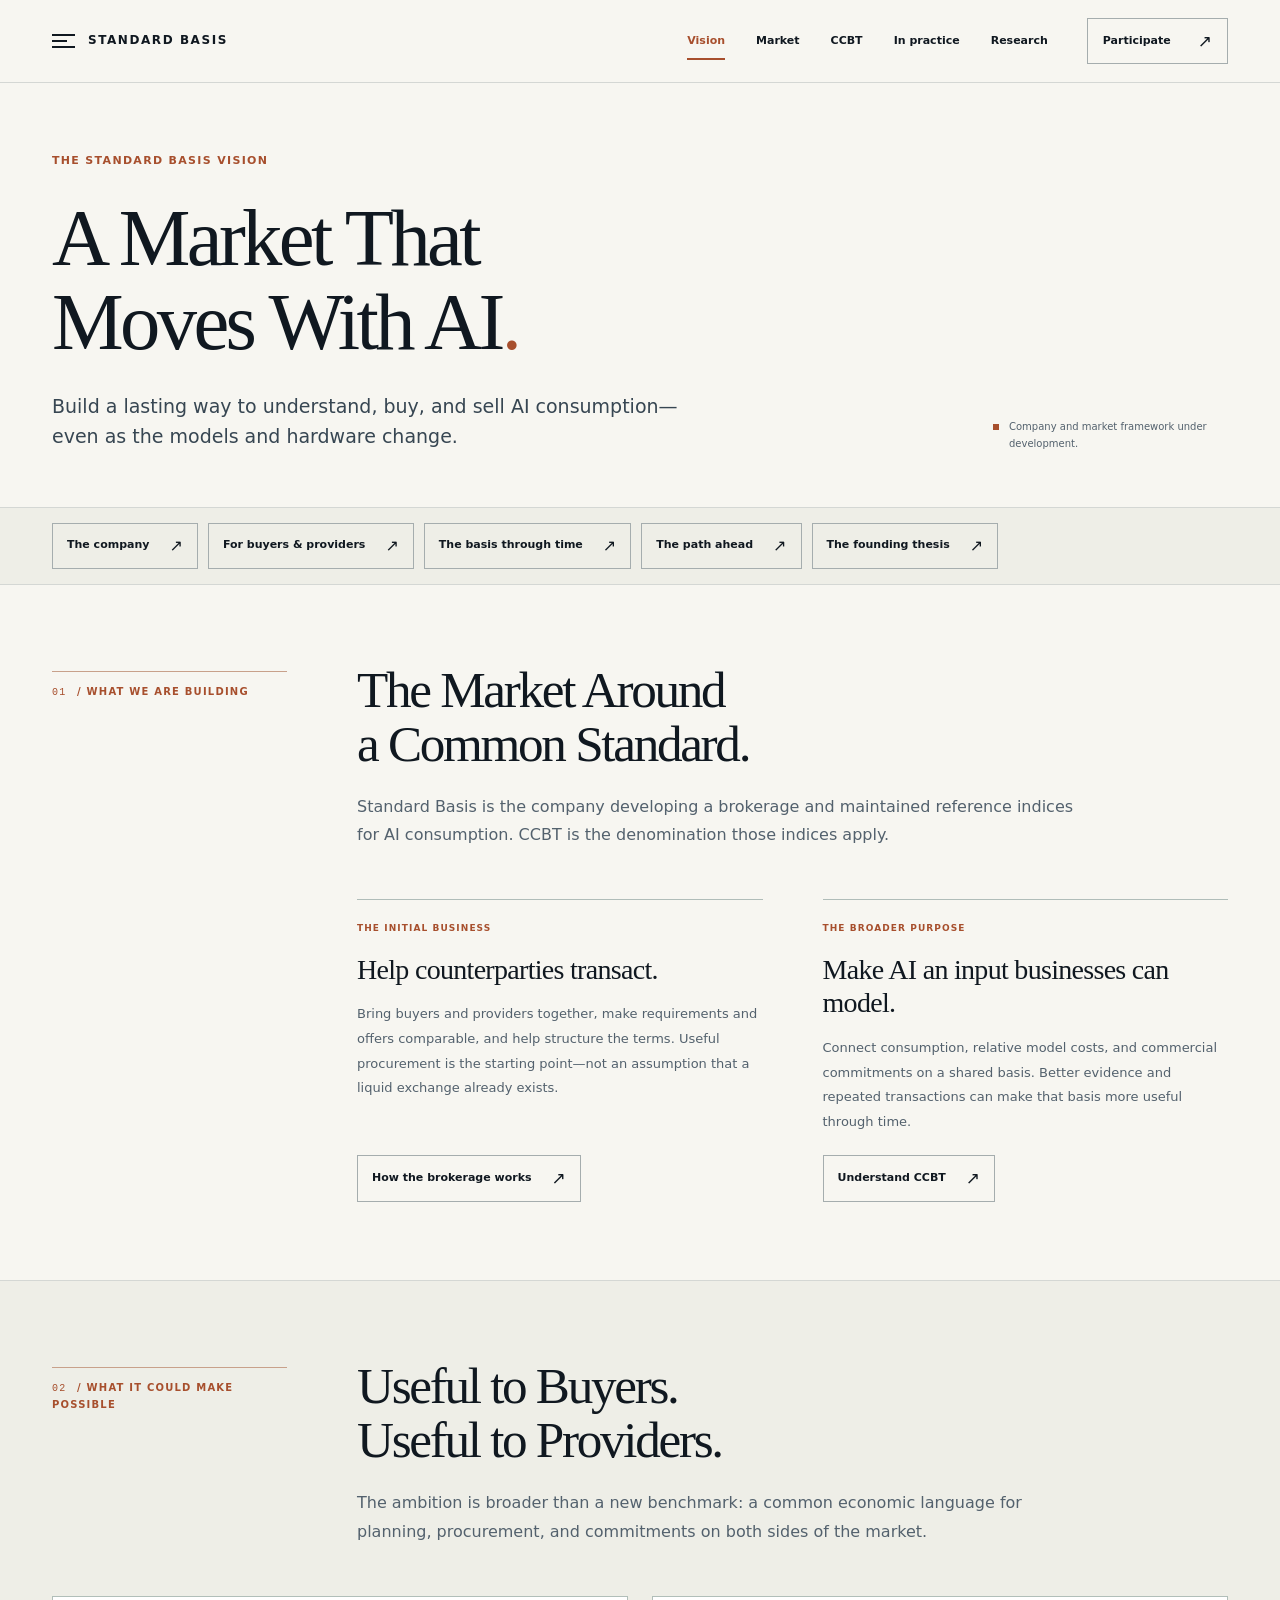
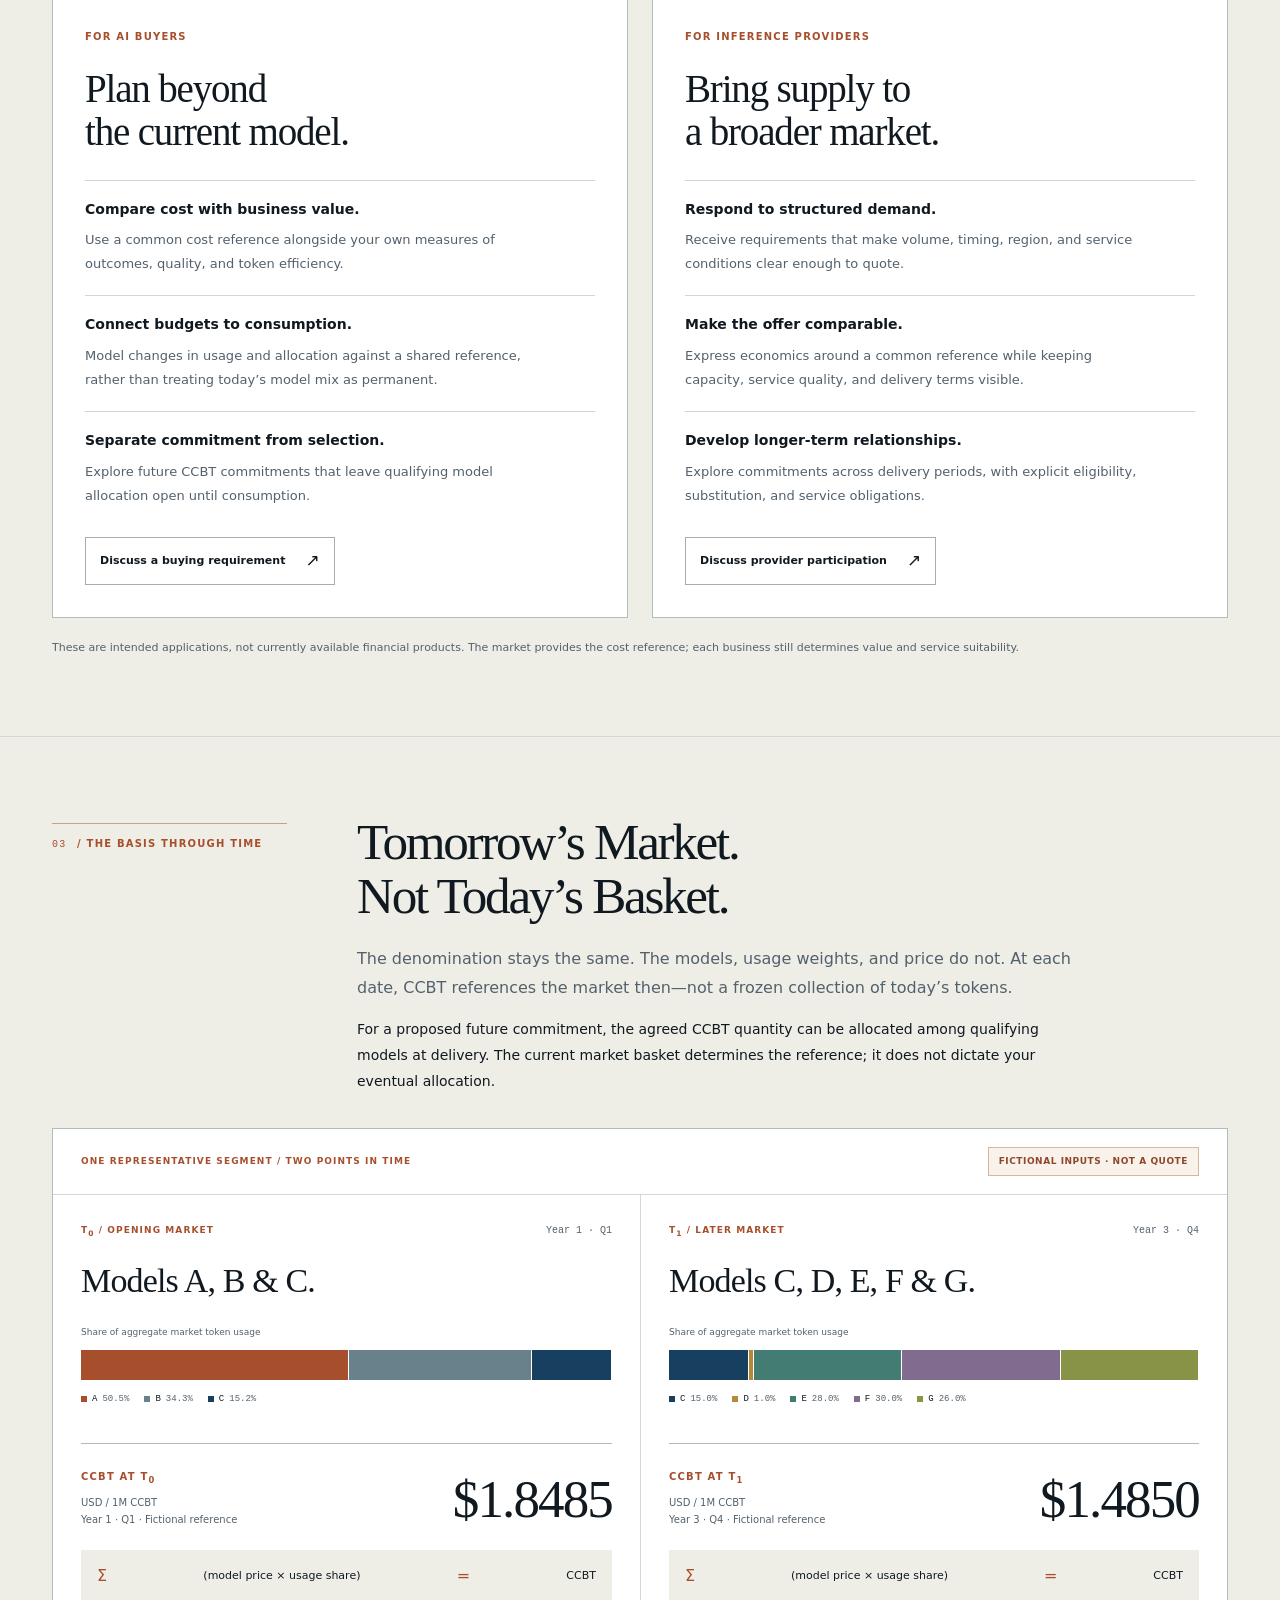
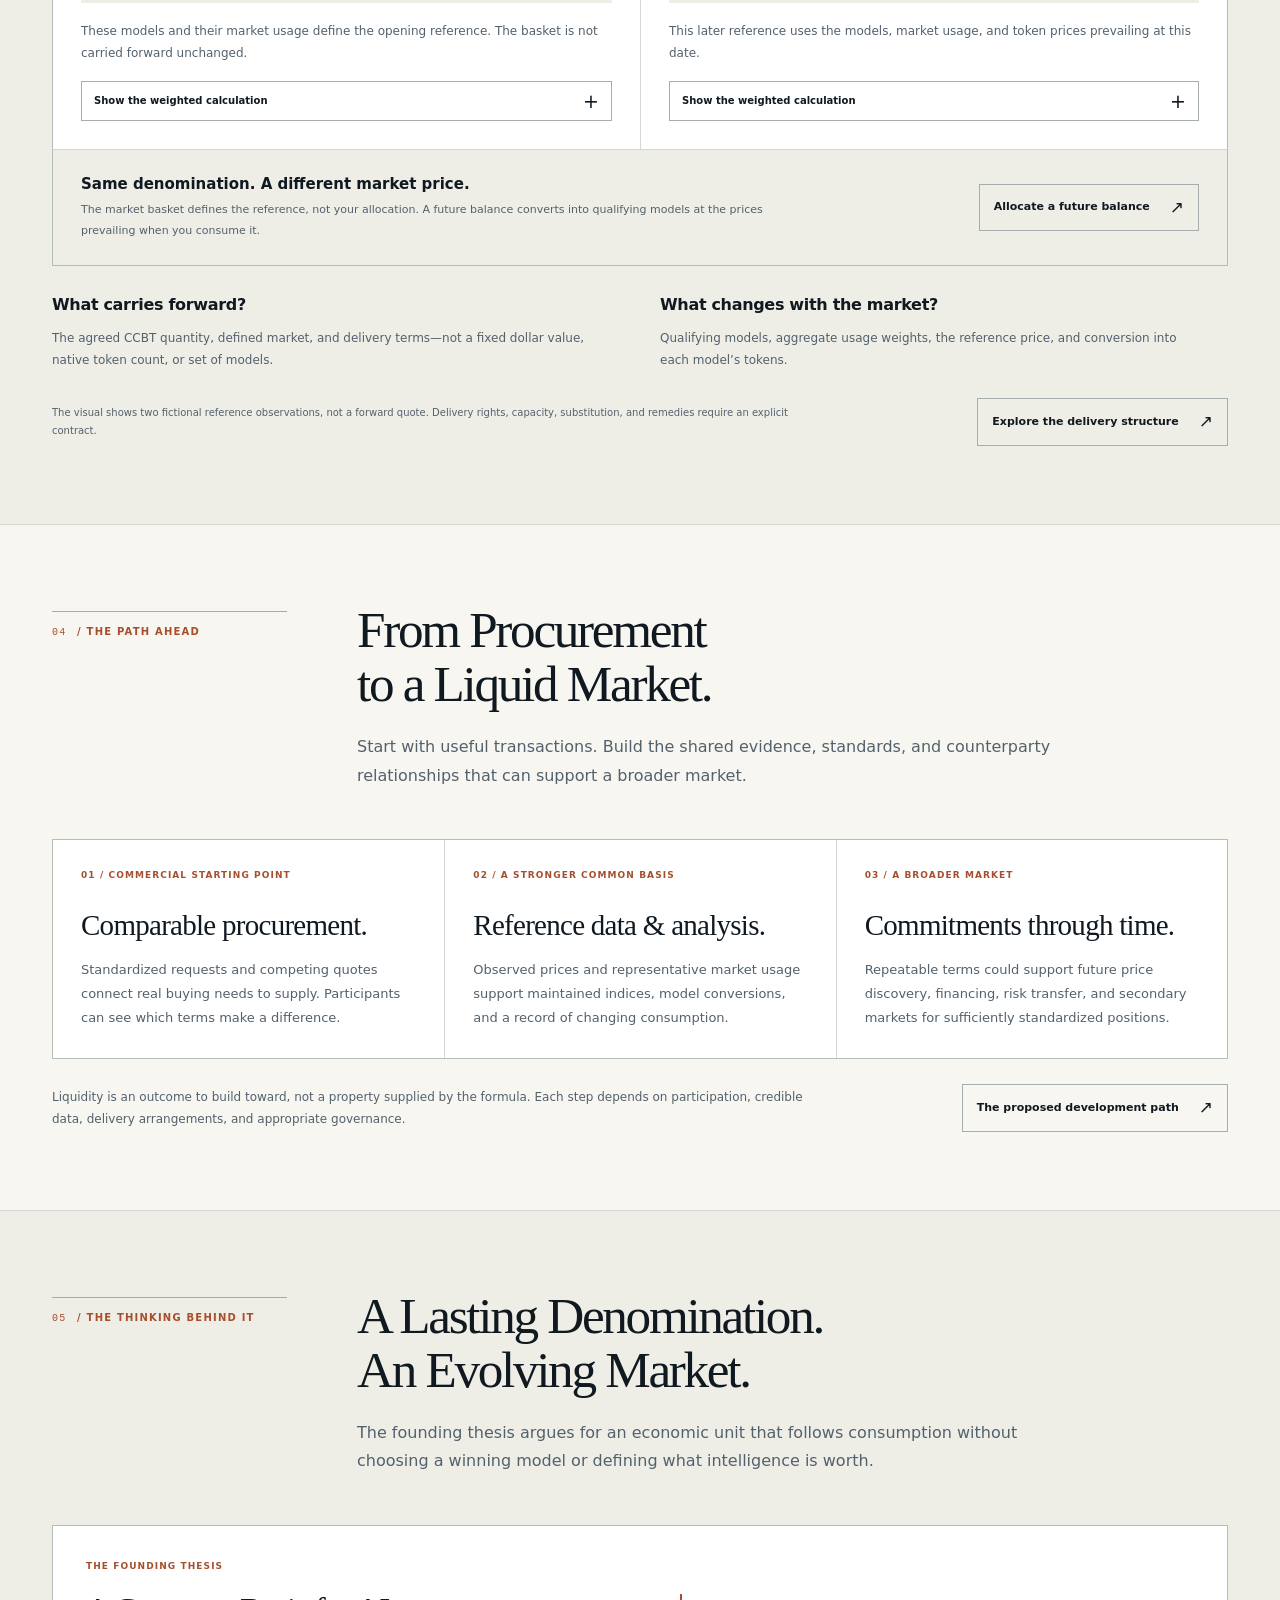
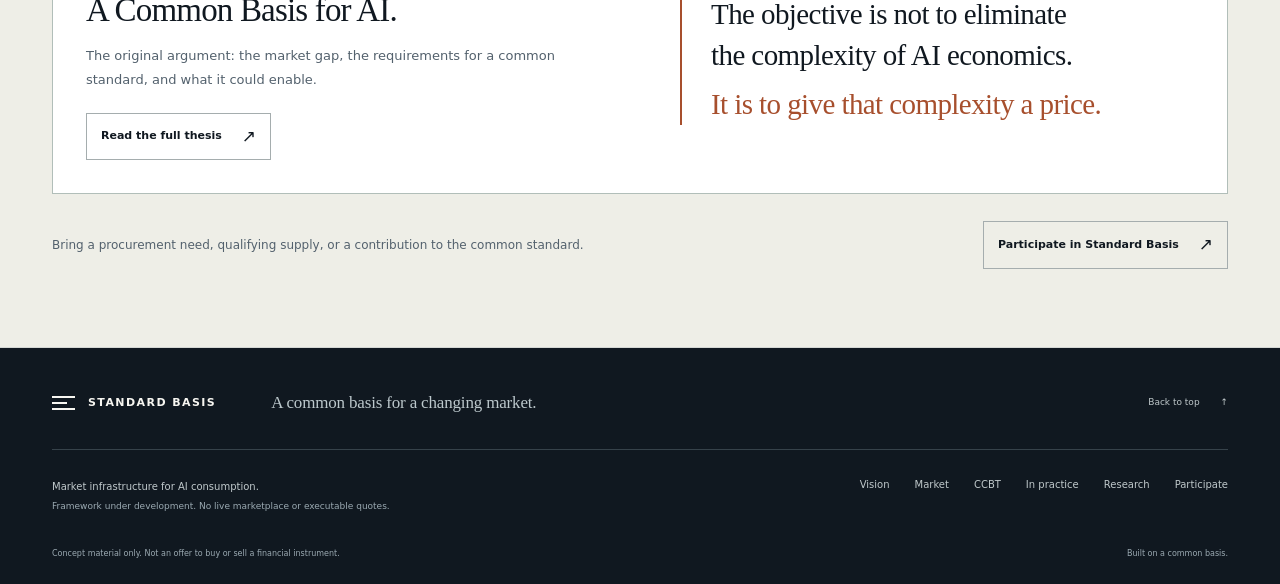
<file: vision.html>
<!DOCTYPE html>

<html lang="en">
<head>
<meta charset="utf-8"/>
<meta content="width=device-width, initial-scale=1" name="viewport"/>
<meta content="The company and long-term vision behind Standard Basis: a common basis for business analysis, procurement, and future AI consumption." name="description"/>
<meta content="#101820" name="theme-color"/>
<meta content="website" property="og:type"/>
<meta content="Vision — Standard Basis" property="og:title"/>
<meta content="The company and long-term vision behind Standard Basis: a common basis for business analysis, procurement, and future AI consumption." property="og:description"/>
<title>Vision — Standard Basis</title>
<link href="favicon.svg" rel="icon" type="image/svg+xml"/>
<link href="styles.css" rel="stylesheet"/>
<script defer="" src="site-config.js"></script>
<script defer="" src="site.js"></script>
<link href="home.css" rel="stylesheet"/>
<link href="narrative.css" rel="stylesheet"/><link href="refinement.css" rel="stylesheet"/></head>
<body class="sb-site" data-page="vision">
<a class="skip-link" href="#main">Skip to content</a>
<header class="site-header"><nav aria-label="Main navigation" class="shell nav">
<a aria-current="page" class="brand" href="index.html"><span aria-hidden="true" class="brand-symbol"><i></i><i></i><i></i></span><span>Standard Basis</span></a>
<button aria-controls="nav-links" aria-expanded="false" class="nav-toggle" hidden="" type="button">Menu <span aria-hidden="true">+</span></button>
<div class="nav-links" id="nav-links"><a aria-current="page" href="vision.html">Vision</a><a href="market.html">Market</a><a href="ccbt.html">CCBT</a><a href="benchmark.html">In practice</a><a href="research.html">Research</a><a class="nav-participate" href="participate.html">Participate <span aria-hidden="true">↗</span></a></div>
</nav></header>
<main id="main">
<header class="page-hero vision-hero"><div class="shell"><p class="eyebrow">The Standard Basis vision</p><h1>A Market That<br/> Moves With AI<span class="accent">.</span></h1><div class="vision-hero-bottom"><p class="lede">Build a lasting way to understand, buy, and sell AI consumption—even as the models and hardware change.</p><p class="vision-stage"><span aria-hidden="true" class="status-dot"></span>Company and market framework under development.</p></div></div></header>
<nav aria-label="On this page" class="lab-section-nav"><div class="shell"><a class="text-link jump-link" href="#company">The company <span aria-hidden="true">↗</span></a><a class="text-link jump-link" href="#possibilities">For buyers &amp; providers <span aria-hidden="true">↗</span></a><a class="text-link jump-link" href="#delivery">The basis through time <span aria-hidden="true">↗</span></a><a class="text-link jump-link" href="#path">The path ahead <span aria-hidden="true">↗</span></a><a class="text-link jump-link" href="#thinking">The founding thesis <span aria-hidden="true">↗</span></a></div></nav>
<section class="section vision-company" id="company"><div class="shell"><div class="section-heading"><p class="section-label"><span>01</span> / What we are building</p><div><h2>The Market Around<br/> a Common Standard.</h2><p class="section-intro">Standard Basis is the company developing a brokerage and maintained reference indices for AI consumption. CCBT is the denomination those indices apply.</p></div></div><div class="company-purpose"><div><span class="micro-label">The initial business</span><h3>Help counterparties transact.</h3><p>Bring buyers and providers together, make requirements and offers comparable, and help structure the terms. Useful procurement is the starting point—not an assumption that a liquid exchange already exists.</p><a class="text-link jump-link" href="market.html">How the brokerage works <span aria-hidden="true">↗</span></a></div><div><span class="micro-label">The broader purpose</span><h3>Make AI an input businesses can model.</h3><p>Connect consumption, relative model costs, and commercial commitments on a shared basis. Better evidence and repeated transactions can make that basis more useful through time.</p><a class="text-link jump-link" href="ccbt.html">Understand CCBT <span aria-hidden="true">↗</span></a></div></div><div class="founder-block" data-founder="" hidden=""><span class="micro-label">Building Standard Basis</span><h3 data-founder-name=""></h3><p data-founder-bio=""></p><a class="text-link jump-link" data-founder-link="" hidden="">Professional profile <span aria-hidden="true">↗</span></a></div></div></section>
<section class="section vision-possibilities" id="possibilities"><div class="shell"><div class="section-heading"><p class="section-label"><span>02</span> / What it could make possible</p><div><h2>Useful to Buyers.<br/> Useful to Providers.</h2><p class="section-intro">The ambition is broader than a new benchmark: a common economic language for planning, procurement, and commitments on both sides of the market.</p></div></div><div class="vision-audiences"><article class="vision-audience"><span class="micro-label">For AI buyers</span><h3>Plan beyond<br/> the current model.</h3><div class="vision-benefit"><h4>Compare cost with business value.</h4><p>Use a common cost reference alongside your own measures of outcomes, quality, and token efficiency.</p></div><div class="vision-benefit"><h4>Connect budgets to consumption.</h4><p>Model changes in usage and allocation against a shared reference, rather than treating today’s model mix as permanent.</p></div><div class="vision-benefit"><h4>Separate commitment from selection.</h4><p>Explore future CCBT commitments that leave qualifying model allocation open until consumption.</p></div><a class="text-link jump-link" href="participate.html?role=buyer#inquiry">Discuss a buying requirement <span aria-hidden="true">↗</span></a></article><article class="vision-audience"><span class="micro-label">For inference providers</span><h3>Bring supply to<br/> a broader market.</h3><div class="vision-benefit"><h4>Respond to structured demand.</h4><p>Receive requirements that make volume, timing, region, and service conditions clear enough to quote.</p></div><div class="vision-benefit"><h4>Make the offer comparable.</h4><p>Express economics around a common reference while keeping capacity, service quality, and delivery terms visible.</p></div><div class="vision-benefit"><h4>Develop longer-term relationships.</h4><p>Explore commitments across delivery periods, with explicit eligibility, substitution, and service obligations.</p></div><a class="text-link jump-link" href="participate.html?role=provider#inquiry">Discuss provider participation <span aria-hidden="true">↗</span></a></article></div><p class="vision-qualification">These are intended applications, not currently available financial products. The market provides the cost reference; each business still determines value and service suitability.</p></div></section>
<section class="section future-section adaptive-future" id="delivery"><div class="shell"><div class="section-heading"><p class="section-label"><span>03</span> / The basis through time</p><div><h2>Tomorrow’s Market.<br/> Not Today’s Basket.</h2><p class="section-intro">The denomination stays the same. The models, usage weights, and price do not. At each date, CCBT references the market then—not a frozen collection of today’s tokens.</p><p class="problem-second">For a proposed future commitment, the agreed CCBT quantity can be allocated among qualifying models at delivery. The current market basket determines the reference; it does not dictate your eventual allocation.</p></div></div>
<!-- BEGIN MARKET CONTINUITY -->
<div class="market-continuity">
      <div class="continuity-heading"><span class="micro-label">One representative segment / Two points in time</span><span class="badge example-badge">Fictional inputs · Not a quote</span></div>
      <div class="continuity-pair"><article class="continuity-snapshot" data-snapshot-month="2">
      <div class="snapshot-time"><span class="micro-label">t<sub>0</sub> / Opening market</span><span class="snapshot-period">Year 1 · Q1</span></div>
      <h3 class="snapshot-models">Models A, B &amp; C.</h3>
      <span class="snapshot-usage-label">Share of aggregate market token usage</span>
      <div class="future-market-bar" aria-hidden="true"><span style="--share:50.5050505051%;--model-color:#a74f2d" title="Model A: 50.5%"></span><span style="--share:34.3434343434%;--model-color:#68818b" title="Model B: 34.3%"></span><span style="--share:15.1515151515%;--model-color:#173f5f" title="Model C: 15.2%"></span></div>
      <div class="future-market-legend"><span><i aria-hidden="true" style="background:#a74f2d"></i>A <b>50.5%</b></span><span><i aria-hidden="true" style="background:#68818b"></i>B <b>34.3%</b></span><span><i aria-hidden="true" style="background:#173f5f"></i>C <b>15.2%</b></span></div>
      <div class="snapshot-price"><div><span class="micro-label">CCBT at t<sub>0</sub></span><small>USD / 1M CCBT</small><small>Year 1 · Q1 · Fictional reference</small></div><strong data-snapshot-price="1.848484848485">$1.8485</strong></div>
      <div class="snapshot-equation" role="math" aria-label="CCBT price equals the sum of model token price times aggregate market usage share"><span aria-hidden="true">Σ</span><span>(model price × usage share)</span><span aria-hidden="true">=</span><span>CCBT</span></div>
      <p class="snapshot-explanation">These models and their market usage define the opening reference. The basket is not carried forward unchanged.</p>
      <details class="snapshot-calculation"><summary>Show the weighted calculation</summary><table>
      <caption>All prices and contributions are USD per million tokens or CCBT as applicable. Displayed values are rounded; the reference uses unrounded shares. Fictional inputs only.</caption>
      <thead><tr><th scope="col">Model</th><th scope="col">Market share</th><th scope="col">Token price</th><th scope="col">Contribution</th></tr></thead>
      <tbody><tr><th scope="row"><i class="model-key" aria-hidden="true" style="background:#a74f2d"></i>Model A</th><td>50.51%</td><td>$0.80</td><td>$0.4040</td></tr><tr><th scope="row"><i class="model-key" aria-hidden="true" style="background:#68818b"></i>Model B</th><td>34.34%</td><td>$2.00</td><td>$0.6869</td></tr><tr><th scope="row"><i class="model-key" aria-hidden="true" style="background:#173f5f"></i>Model C</th><td>15.15%</td><td>$5.00</td><td>$0.7576</td></tr></tbody><tfoot><tr><th scope="row" colspan="3">CCBT reference</th><td>$1.8485</td></tr></tfoot></table></details>
    </article><article class="continuity-snapshot" data-snapshot-month="35">
      <div class="snapshot-time"><span class="micro-label">t<sub>1</sub> / Later market</span><span class="snapshot-period">Year 3 · Q4</span></div>
      <h3 class="snapshot-models">Models C, D, E, F &amp; G.</h3>
      <span class="snapshot-usage-label">Share of aggregate market token usage</span>
      <div class="future-market-bar" aria-hidden="true"><span style="--share:15.0000000000%;--model-color:#173f5f" title="Model C: 15.0%"></span><span style="--share:1.0000000000%;--model-color:#b48a3a" title="Model D: 1.0%"></span><span style="--share:28.0000000000%;--model-color:#427c72" title="Model E: 28.0%"></span><span style="--share:30.0000000000%;--model-color:#816c90" title="Model F: 30.0%"></span><span style="--share:26.0000000000%;--model-color:#899348" title="Model G: 26.0%"></span></div>
      <div class="future-market-legend"><span><i aria-hidden="true" style="background:#173f5f"></i>C <b>15.0%</b></span><span><i aria-hidden="true" style="background:#b48a3a"></i>D <b>1.0%</b></span><span><i aria-hidden="true" style="background:#427c72"></i>E <b>28.0%</b></span><span><i aria-hidden="true" style="background:#816c90"></i>F <b>30.0%</b></span><span><i aria-hidden="true" style="background:#899348"></i>G <b>26.0%</b></span></div>
      <div class="snapshot-price"><div><span class="micro-label">CCBT at t<sub>1</sub></span><small>USD / 1M CCBT</small><small>Year 3 · Q4 · Fictional reference</small></div><strong data-snapshot-price="1.485000000000">$1.4850</strong></div>
      <div class="snapshot-equation" role="math" aria-label="CCBT price equals the sum of model token price times aggregate market usage share"><span aria-hidden="true">Σ</span><span>(model price × usage share)</span><span aria-hidden="true">=</span><span>CCBT</span></div>
      <p class="snapshot-explanation">This later reference uses the models, market usage, and token prices prevailing at this date.</p>
      <details class="snapshot-calculation"><summary>Show the weighted calculation</summary><table>
      <caption>All prices and contributions are USD per million tokens or CCBT as applicable. Displayed values are rounded; the reference uses unrounded shares. Fictional inputs only.</caption>
      <thead><tr><th scope="col">Model</th><th scope="col">Market share</th><th scope="col">Token price</th><th scope="col">Contribution</th></tr></thead>
      <tbody><tr><th scope="row"><i class="model-key" aria-hidden="true" style="background:#173f5f"></i>Model C</th><td>15.00%</td><td>$2.20</td><td>$0.3300</td></tr><tr><th scope="row"><i class="model-key" aria-hidden="true" style="background:#b48a3a"></i>Model D</th><td>1.00%</td><td>$1.90</td><td>$0.0190</td></tr><tr><th scope="row"><i class="model-key" aria-hidden="true" style="background:#427c72"></i>Model E</th><td>28.00%</td><td>$1.30</td><td>$0.3640</td></tr><tr><th scope="row"><i class="model-key" aria-hidden="true" style="background:#816c90"></i>Model F</th><td>30.00%</td><td>$1.10</td><td>$0.3300</td></tr><tr><th scope="row"><i class="model-key" aria-hidden="true" style="background:#899348"></i>Model G</th><td>26.00%</td><td>$1.70</td><td>$0.4420</td></tr></tbody><tfoot><tr><th scope="row" colspan="3">CCBT reference</th><td>$1.4850</td></tr></tfoot></table></details>
    </article></div>
      <div class="continuity-bottom"><div><h4>Same denomination. A different market price.</h4><p>The market basket defines the reference, not your allocation. A future balance converts into qualifying models at the prices prevailing when you consume it.</p></div><a class="text-link jump-link" href="benchmark.html#allocate">Allocate a future balance <span aria-hidden="true">↗</span></a></div>
    </div>
<!-- END MARKET CONTINUITY -->
<div class="future-explanation"><div><h3>What carries forward?</h3><p>The agreed CCBT quantity, defined market, and delivery terms—not a fixed dollar value, native token count, or set of models.</p></div><div><h3>What changes with the market?</h3><p>Qualifying models, aggregate usage weights, the reference price, and conversion into each model’s tokens.</p></div></div><div class="section-bottom"><p class="fine-print">The visual shows two fictional reference observations, not a forward quote. Delivery rights, capacity, substitution, and remedies require an explicit contract.</p><a class="text-link jump-link" href="market.html#delivery">Explore the delivery structure <span aria-hidden="true">↗</span></a></div></div></section>
<section class="section vision-path" id="path"><div class="shell"><div class="section-heading"><p class="section-label"><span>04</span> / The path ahead</p><div><h2>From Procurement<br/> to a Liquid Market.</h2><p class="section-intro">Start with useful transactions. Build the shared evidence, standards, and counterparty relationships that can support a broader market.</p></div></div><div class="vision-stages"><article><span class="micro-label">01 / Commercial starting point</span><h3>Comparable procurement.</h3><p>Standardized requests and competing quotes connect real buying needs to supply. Participants can see which terms make a difference.</p></article><article><span class="micro-label">02 / A stronger common basis</span><h3>Reference data &amp; analysis.</h3><p>Observed prices and representative market usage support maintained indices, model conversions, and a record of changing consumption.</p></article><article><span class="micro-label">03 / A broader market</span><h3>Commitments through time.</h3><p>Repeatable terms could support future price discovery, financing, risk transfer, and secondary markets for sufficiently standardized positions.</p></article></div><div class="vision-path-bottom"><p>Liquidity is an outcome to build toward, not a property supplied by the formula. Each step depends on participation, credible data, delivery arrangements, and appropriate governance.</p><a class="text-link jump-link" href="market.html#path">The proposed development path <span aria-hidden="true">↗</span></a></div></div></section>
<section class="section vision-thinking" id="thinking"><div class="shell"><div class="section-heading"><p class="section-label"><span>05</span> / The thinking behind it</p><div><h2>A Lasting Denomination.<br/> An Evolving Market.</h2><p class="section-intro">The founding thesis argues for an economic unit that follows consumption without choosing a winning model or defining what intelligence is worth.</p></div></div><div class="vision-reading"><div><span class="micro-label">The founding thesis</span><h3>A Common Basis for AI.</h3><p>The original argument: the market gap, the requirements for a common standard, and what it could enable.</p><a class="text-link jump-link" href="thesis.html">Read the full thesis <span aria-hidden="true">↗</span></a></div><blockquote>The objective is not to eliminate the complexity of AI economics.<br/><em>It is to give that complexity a price.</em></blockquote></div><div class="section-bottom"><p>Bring a procurement need, qualifying supply, or a contribution to the common standard.</p><a class="text-link jump-link" href="participate.html">Participate in Standard Basis <span aria-hidden="true">↗</span></a></div></div></section>
</main>
<footer class="site-footer"><div class="shell">
<div class="footer-top"><a class="brand" href="index.html"><span aria-hidden="true" class="brand-symbol"><i></i><i></i><i></i></span><span>Standard Basis</span></a><p>A common basis for a changing market.</p><a class="footer-top-link" href="#main">Back to top <span aria-hidden="true">↑</span></a></div>
<div class="footer-bottom"><p>Market infrastructure for AI consumption.<br/> <span class="footer-legal">Framework under development. No live marketplace or executable quotes.</span></p><nav aria-label="Footer navigation" class="footer-links"><a href="vision.html">Vision</a><a href="market.html">Market</a><a href="ccbt.html">CCBT</a><a href="benchmark.html">In practice</a><a href="research.html">Research</a><a href="participate.html">Participate</a></nav></div>
<div class="footer-fine"><span>Concept material only. Not an offer to buy or sell a financial instrument.</span><span>Built on a common basis.</span></div>
</div></footer>
</body>
</html>
</file>
<file: styles.css>
/* Standard Basis — shared, dependency-free responsive styles. */
:root{
  --ink:#101820;--muted:#53616d;--paper:#f7f6f1;--white:#fff;
  --line:#d4d7d4;--soft:#eeeee7;--signal:#a74f2d;--signal-light:#d99b77;
  --blue:#173f5f;--max:1240px;
  --serif:Georgia,"Times New Roman",serif;
  --sans:ui-sans-serif,system-ui,-apple-system,BlinkMacSystemFont,"Segoe UI",sans-serif;
  --mono:ui-monospace,"SFMono-Regular",Consolas,"Liberation Mono",monospace;
}
*{box-sizing:border-box}
html{scroll-behavior:smooth;scroll-padding-top:106px}
body{margin:0;background:var(--paper);color:var(--ink);font-family:var(--sans);font-size:16px;line-height:1.65;text-rendering:optimizeLegibility;-webkit-font-smoothing:antialiased}
button,input,select,textarea{font:inherit}
button,a,input,select,textarea{-webkit-tap-highlight-color:transparent}
a{color:inherit;text-decoration-thickness:1px;text-underline-offset:.22em}
a:hover{color:var(--signal)}
button{cursor:pointer}
button:disabled{cursor:not-allowed;opacity:.55}
button:focus-visible,a:focus-visible,input:focus-visible,select:focus-visible,textarea:focus-visible,[tabindex]:focus-visible,summary:focus-visible{outline:3px solid var(--signal);outline-offset:5px}
input:focus-visible,select:focus-visible,textarea:focus-visible{outline-offset:2px}
::selection{background:#e7cbb7;color:var(--ink)}
[hidden]{display:none!important}
img,svg{max-width:100%}
svg{display:block}
.shell{width:min(calc(100% - 104px),var(--max));margin-inline:auto}
h1,h2,h3,h4,p,blockquote{margin:0}
h1,h2{font-family:var(--serif);font-weight:400;letter-spacing:-.045em;line-height:1.055}
h1{font-size:clamp(64px,7.7vw,110px)}
h2{font-size:clamp(40px,4.45vw,62px)}
h3{line-height:1.3;font-size:20px;font-weight:550;letter-spacing:-.02em}
h4{font-size:17px;line-height:1.35}
p{color:var(--muted)}
.accent{color:var(--signal)}
.sr-only{position:absolute;width:1px;height:1px;padding:0;margin:-1px;overflow:hidden;clip:rect(0,0,0,0);white-space:nowrap;border:0}
.skip-link{position:fixed;top:10px;left:20px;transform:translateY(-180%);background:var(--ink);color:white;padding:12px 20px;z-index:100}
.skip-link:focus{transform:translateY(0)}
.eyebrow,.micro-label,.section-label,.page-note,.page-meta,.badge{font-size:10px;letter-spacing:.12em;text-transform:uppercase;font-weight:650}
.eyebrow{font-size:11px;color:var(--signal);display:flex;align-items:center;gap:11px;margin-bottom:26px}
.eyebrow-mark{display:block;width:6px;height:6px;background:var(--signal)}
.micro-label{display:block;color:var(--muted);line-height:1.6}
.lede{font-size:20px;line-height:1.6;max-width:630px;color:#374652}
.text-link{display:inline-flex;gap:24px;align-items:center;justify-content:space-between;text-decoration:none;font-size:12px;font-weight:650;line-height:1.5;min-height:34px}
.text-link>span,.button>span,.nav-participate>span{font-size:17px;font-weight:400;transition:transform .18s ease}
.text-link:hover>span,.button:hover>span{transform:translate(2px,-1px)}
.text-link:hover{text-decoration:underline;text-underline-offset:5px}
.button{display:inline-flex;align-items:center;justify-content:space-between;gap:30px;min-height:49px;padding:12px 19px;border:1px solid var(--ink);background:var(--ink);color:white;text-decoration:none;font-size:11px;line-height:1.5;font-weight:650;letter-spacing:.04em;transition:background .18s,color .18s,border-color .18s}
.button.secondary{background:transparent;color:var(--ink);border-color:#a5adae}
.button:hover{background:var(--signal);border-color:var(--signal);color:white}
.button.small{min-height:39px;padding:9px 12px;font-size:10px}
.actions{display:flex;flex-wrap:wrap;gap:12px;align-items:center;margin-top:30px}
.text-button{border:0;border-bottom:1px solid var(--line);background:transparent;padding:7px 0;display:inline-flex;gap:18px;align-items:center;color:var(--ink);font-size:11px;line-height:1.5;font-weight:650;white-space:nowrap}
.text-button:hover{color:var(--signal);border-color:var(--signal)}
.badge{display:inline-flex;align-items:center;gap:9px;line-height:1.4;letter-spacing:.06em;padding:7px 10px;border:1px solid var(--line);color:var(--muted);font-size:9px;font-weight:600}
.status-dot{display:inline-block;width:6px;height:6px;background:var(--signal);flex:none}
.anchor-alias{display:block;position:relative;top:-110px}

/* Navigation */
.site-header{position:sticky;top:0;z-index:30;border-bottom:1px solid var(--line);background:rgba(247,246,241,.98)}
.nav{display:flex;align-items:center;justify-content:space-between;gap:35px;min-height:82px}
.brand{display:inline-flex;align-items:center;gap:13px;white-space:nowrap;text-decoration:none;text-transform:uppercase;font-size:12px;font-weight:750;letter-spacing:.13em;color:var(--ink)}
.brand-symbol{display:flex;flex-direction:column;width:23px;gap:4px}
.brand-symbol i{display:block;height:2px;background:currentColor;width:100%}
.brand-symbol i:nth-child(2){width:65%}
.nav-links{display:flex;align-items:center;gap:31px;font-size:11px;font-weight:550}
.nav-links a{text-decoration:none;position:relative}
.nav-links a:not(.nav-participate)[aria-current=page]::after{content:"";position:absolute;left:0;right:0;bottom:-10px;height:2px;background:var(--signal)}
.nav-links a[aria-current=page]{color:var(--signal)}
.nav-participate{display:flex;align-items:center;gap:27px;padding:8px 15px;border:1px solid #a5adae;margin-left:8px;min-height:40px}
.nav-participate:hover{background:var(--ink);border-color:var(--ink);color:white}
.nav-toggle{background:transparent;border:0;padding:9px 0 9px 15px;font-size:12px;align-items:center;gap:20px;min-height:44px;display:none}
.nav-toggle>span{font-size:22px;font-weight:300;line-height:1}

/* Homepage hero */
.hero{border-bottom:1px solid var(--line)}
.hero-grid{display:grid;grid-template-columns:minmax(0,1fr) 300px;gap:85px;padding-block:79px 74px}
.hero h1{margin-bottom:28px;font-size:clamp(68px,7.4vw,108px);line-height:1.01;letter-spacing:-.052em}
.hero .lede{max-width:595px;font-size:20px;line-height:1.55}
.hero-focus{max-width:565px;font-size:14px;line-height:1.8;margin-top:17px}
.hero .actions{margin-top:29px}
.hero-provider{font-size:11px;margin-top:19px;line-height:1.7}
.hero-provider a{font-weight:600;color:var(--ink);text-decoration:none}
.hero-provider a:hover{color:var(--signal)}
.hero-aside{padding-top:20px;border-top:1px solid var(--ink);align-self:end;padding-bottom:1px;margin-bottom:3px}
.hero-aside>.micro-label{font-size:9px;letter-spacing:.11em}
.hero-aside blockquote{font-family:var(--serif);font-size:27px;line-height:1.37;letter-spacing:-.02em;margin-top:24px}
.hero-aside blockquote em{display:block;color:var(--signal);font-style:normal;margin-top:12px}
.hero-current{border-top:1px solid var(--line);padding-top:19px;margin-top:37px}
.hero-current>.micro-label{font-size:9px;margin-bottom:8px}
.hero-current a{display:flex;align-items:center;gap:13px;padding:8px 0;text-decoration:none;font-size:11px;line-height:1.7}
.hero-current a>span:first-child{font-family:var(--mono);color:var(--muted);font-size:9px}
.hero-current a>span:last-child{margin-left:auto;font-size:16px}
.hero-status{border-top:1px solid var(--line)}
.hero-status .shell{display:flex;align-items:center;gap:30px;min-height:57px;font-size:10px;line-height:1.7;color:var(--muted)}
.hero-status .shell>span:first-child{text-transform:uppercase;letter-spacing:.085em;display:flex;align-items:center;gap:10px;color:var(--ink);font-weight:600}
.hero-status .shell>span:nth-child(2){border-left:1px solid var(--line);padding-left:30px}
.hero-status a{margin-left:auto;text-decoration:none;color:var(--ink)}
.hero-status a:hover{color:var(--signal)}

/* Section structure */
.section{padding-block:96px;border-bottom:1px solid var(--line);position:relative}
.section-heading{display:grid;grid-template-columns:235px minmax(0,1fr);gap:70px;align-items:start;margin-bottom:49px}
.section-label{color:var(--signal);border-top:1px solid #c8a18b;padding-top:12px;line-height:1.6;margin-top:8px;font-size:10px}
.section-label>span{font-family:var(--mono);font-weight:400;margin-right:6px}
.section-heading h2{margin-bottom:22px}
.section-intro{font-size:16px;max-width:735px;line-height:1.8}
.section-bottom{display:flex;align-items:center;justify-content:space-between;gap:40px;margin-top:27px}
.section-bottom>p{font-size:12px;max-width:755px;line-height:1.85}
.section-bottom>.text-link{flex:none}
.section-bottom strong{font-weight:500;color:var(--ink)}
.dark{background:var(--ink);color:var(--paper);border-color:var(--ink)}
.dark p{color:#b8c3ca}
.dark .section-label{color:var(--signal-light);border-color:#715540}
.dark .micro-label{color:#b8c3ca}
.dark a:hover{color:var(--signal-light)}
.dark .text-link{color:var(--paper)}
.dark .text-link:hover{color:var(--signal-light)}
.dark :focus-visible{outline-color:var(--signal-light)}

/* Two-sided market */
.market-map{display:grid;grid-template-columns:1fr 50px 1.12fr 50px 1fr;align-items:stretch}
.market-node{border:1px solid #52616a;padding:29px 30px 24px;display:flex;flex-direction:column}
.node-heading{display:flex;align-items:center;justify-content:space-between;margin-bottom:26px}
.node-heading>span:last-child{font-size:18px;line-height:1;color:var(--signal-light)}
.node-heading .micro-label{font-size:9px}
.market-node h3{font-family:var(--serif);font-size:33px;font-weight:400;margin-bottom:21px;letter-spacing:-.025em}
.market-node ul{list-style:none;margin:0 0 28px;padding:0;font-size:12px;line-height:2;color:#b8c3ca}
.market-node .text-link{border-top:1px solid #52616a;padding-top:16px;margin-top:auto;font-size:11px}
.market-node.center{background:var(--paper);border-color:var(--paper);color:var(--ink)}
.market-node.center ul,.market-node.center .micro-label{color:var(--muted)}
.market-node.center .text-link{color:var(--ink);border-color:var(--line)}
.market-node.center .text-link:hover{color:var(--signal)}
.market-node.center .basis-mini{font-family:var(--serif);font-size:25px;color:var(--signal)}
.node-connector{font-size:25px;display:flex;align-items:center;justify-content:center;color:var(--signal-light)}

/* Benchmark: publication state and visualizations */
.benchmark-panel{border:1px solid #bac3c4;background:var(--white)}
.benchmark-panel-top{padding:22px 29px;display:flex;align-items:center;justify-content:space-between;gap:18px;border-bottom:1px solid var(--line)}
.benchmark-panel-top>div{display:flex;gap:25px;align-items:center}
.benchmark-panel-top .micro-label{color:var(--signal);font-size:10px}
.benchmark-panel-top h3{font-family:var(--serif);font-size:22px;font-weight:400;letter-spacing:-.02em;border-left:1px solid var(--line);padding-left:25px}
.benchmark-body{display:grid;grid-template-columns:315px minmax(0,1fr)}
.benchmark-summary{padding:31px 29px;border-right:1px solid var(--line);background:#f9faf7}
.reference-value{font-family:var(--serif);font-size:76px;line-height:1.15;letter-spacing:-.05em;margin-top:13px;font-variant-numeric:tabular-nums;overflow-wrap:anywhere}
.quote-unit{font-family:var(--mono);font-size:11px;margin-top:2px;color:var(--ink)}
.reference-status{color:var(--signal);font-size:11px;margin-top:18px}
.compact-meta{margin:29px 0 0;border-top:1px solid var(--line);padding-top:7px;font-size:10px;line-height:1.6}
.compact-meta>div{display:flex;justify-content:space-between;align-items:start;gap:20px;padding-top:11px}
.compact-meta dt{color:var(--muted);flex:none}
.compact-meta dd{margin:0;text-align:right;color:var(--ink);max-width:160px;overflow-wrap:anywhere}
.benchmark-pending{padding:34px 42px;display:flex;flex-direction:column;align-items:flex-start;justify-content:center}
.pending-heading .micro-label{font-size:9px}
.pending-heading h4{font-family:var(--serif);font-size:33px;font-weight:400;letter-spacing:-.03em;line-height:1.2;margin:15px 0 12px}
.pending-heading p{font-size:12px;max-width:470px;line-height:1.8}
.basis-construction{display:flex;align-items:center;gap:15px;width:100%;margin:26px 0 17px}
.basis-construction>div{min-height:91px;flex:1;background:#f3f4ef;border:1px solid var(--line);display:flex;flex-direction:column;align-items:center;justify-content:center;padding:13px 6px;gap:6px}
.basis-construction .basis-result{border-color:#c59a7d;background:#f7eee6}
.basis-variable{font-family:var(--serif);font-size:30px;line-height:1;font-style:italic}
.basis-variable sub{font-size:13px}
.basis-construction>div>span:last-child{font-size:9px;color:var(--muted)}
.basis-construction>b{font-size:17px;font-weight:400;color:var(--muted)}
.benchmark-pending>.text-link{font-size:11px}
.benchmark-panel-foot{border-top:1px solid var(--line);padding:14px 29px;display:flex;gap:30px;align-items:center;justify-content:space-between;font-size:10px;color:var(--muted);line-height:1.7}
.benchmark-panel-foot>a{color:var(--ink);text-decoration:none;font-weight:600;white-space:nowrap}
.benchmark-panel-foot>a:hover{color:var(--signal)}
.published-chart{padding:31px 34px;min-width:0;display:flex;flex-direction:column;justify-content:center}
.chart-title{display:flex;align-items:baseline;justify-content:space-between;gap:20px;margin-bottom:25px}
.chart-title h4{font-weight:600;font-size:13px}
.chart-title>span{font-size:9px;color:var(--muted);text-align:right}
.relative-chart{width:100%;font-size:11px}
.bar-axis{position:relative;height:29px;margin-left:92px;margin-right:49px;font-family:var(--mono);font-size:9px;color:var(--muted)}
.bar-axis>span{position:absolute;top:0}
.bar-axis .axis-origin{left:0}
.bar-axis .axis-ref{transform:translateX(-50%);color:var(--signal);white-space:nowrap}
.bar-axis .axis-max{right:0}
.bar-row{display:grid;grid-template-columns:82px minmax(0,1fr) 39px;gap:10px;align-items:center;min-height:46px}
.bar-name{font-size:10px;color:var(--ink);line-height:1.4;overflow-wrap:anywhere}
.bar-track{height:26px;position:relative;display:flex;align-items:center;background:linear-gradient(90deg,transparent calc(50% - .5px),#e7e9e5 calc(50% - .5px),#e7e9e5 calc(50% + .5px),transparent calc(50% + .5px));border-left:1px solid var(--line)}
.bar-track::after{content:"";position:absolute;left:var(--reference);top:-9px;bottom:-9px;border-left:1px dashed var(--signal);z-index:2;pointer-events:none}
.price-bar{height:17px;min-width:0;background:#173f5f;position:relative}
.bar-row:nth-child(3n+2) .price-bar{background:#a74f2d}
.bar-row:nth-child(3n+3) .price-bar{background:#69808a}
.bar-number{font-family:var(--mono);font-size:10px;text-align:right;white-space:nowrap}
.chart-note{font-size:10px;color:var(--muted);margin-top:22px;line-height:1.6}
.composition-stack{display:flex;min-height:36px;overflow:hidden;background:var(--soft);margin:7px 0 19px}
.composition-stack>span{background:var(--blue);border-right:2px solid white}
.composition-stack>span:last-child{border:0}
.key-0,.composition-stack>.key-0{background:#a74f2d}
.key-1,.composition-stack>.key-1{background:#69808a}
.key-2,.composition-stack>.key-2{background:#173f5f}
.model-key{display:inline-block;width:8px;height:8px;flex:none}
.composition-legend{margin:0;font-size:11px}
.composition-legend>div{display:flex;align-items:center;justify-content:space-between;gap:12px;border-bottom:1px solid var(--line);padding:9px 0}
.composition-legend dt{display:flex;align-items:center;gap:10px;color:var(--ink)}
.composition-legend dd{font-family:var(--mono);margin:0;font-size:10px}
.release-details{margin-top:48px}
.release-details h3{font-family:var(--serif);font-size:31px;margin-bottom:25px;font-weight:400}
.release-grid{display:grid;grid-template-columns:1fr 1fr;gap:60px;margin-top:34px}
.source-list{margin:0;padding-left:18px;font-size:12px;color:var(--muted)}
.source-list a{overflow-wrap:anywhere}
.release-note{font-size:12px;color:var(--muted);margin-top:18px}
.history-chart{border:1px solid var(--line);padding:24px;background:white;margin:30px 0}
.history-chart svg{width:100%;height:auto}
.history-chart text{font-family:var(--mono);fill:var(--muted);font-size:11px}

/* Future-consumption panel */
.future-section{background:#eeeee7}
.contract-flow{display:grid;grid-template-columns:1fr 62px 1fr;position:relative}
.contract-flow article{border:1px solid #b8bfbf;padding:32px 36px;background:var(--paper)}
.contract-top{display:flex;align-items:center;gap:15px;margin-bottom:24px}
.step-circle{display:inline-flex;justify-content:center;align-items:center;width:26px;height:26px;border:1px solid #afbbb9;border-radius:50%;font-size:9px;font-family:var(--mono);color:var(--signal)}
.contract-top .micro-label{color:var(--signal);font-size:10px}
.contract-flow h3{font-family:var(--serif);font-size:31px;font-weight:400;letter-spacing:-.025em;margin-bottom:22px}
.contract-flow dl{margin:0;border-top:1px solid var(--line);font-size:12px}
.contract-flow dl>div{display:flex;justify-content:space-between;gap:20px;padding:11px 0;border-bottom:1px solid var(--line)}
.contract-flow dt{color:var(--muted)}
.contract-flow dd{margin:0;text-align:right}
.contract-flow article>p{font-size:12px;margin-top:20px;max-width:420px;line-height:1.8}
.contract-arrow{display:flex;align-items:center;justify-content:center;font-family:var(--serif);font-size:31px;color:var(--signal)}
.model-options{display:grid;grid-template-columns:1fr 1fr;border-top:1px solid var(--line);border-left:1px solid var(--line)}
.model-options>span{display:block;padding:10px 15px;border-right:1px solid var(--line);border-bottom:1px solid var(--line);font-size:12px;background:#fdfdf9}
.model-options>span:last-child{color:var(--signal)}
.fine-print{font-size:10px;color:var(--muted);font-weight:400}

/* Market development */
.evidence-flow{display:grid;grid-template-columns:repeat(4,1fr);border-top:1px solid #a5afaf;border-bottom:1px solid var(--line)}
.evidence-flow>div{padding:26px 24px 27px 0;position:relative}
.evidence-flow>div+div{border-left:1px solid var(--line);padding-left:27px}
.evidence-flow>div:not(:last-child)::after{content:"→";font-size:17px;color:var(--signal);position:absolute;right:-9px;top:24px;background:var(--paper);padding:0 3px;z-index:1}
.evidence-flow .micro-label{color:var(--signal);font-family:var(--mono);font-size:10px;margin-bottom:19px}
.evidence-flow h3{font-size:16px;margin-bottom:10px}
.evidence-flow p{font-size:12px;max-width:230px}
.evidence-return{display:flex;align-items:center;gap:14px;margin-top:15px}
.evidence-return>span{color:var(--signal);font-size:19px}
.evidence-return>span:last-child{margin-left:auto}
.evidence-return p{font-size:10px}

/* Participation and functional draft/send form */
.participation{background:#fff}
.participation-grid{display:grid;grid-template-columns:minmax(0,.85fr) minmax(0,1.15fr);gap:80px}
.participant-option{border-top:1px solid var(--line);padding:22px 0 27px}
.participant-option .micro-label{color:var(--signal);font-size:10px;margin-bottom:14px}
.participant-option h3{font-family:var(--serif);font-size:29px;font-weight:400;margin-bottom:15px}
.participant-option p{font-size:13px;max-width:405px;margin-bottom:14px;line-height:1.85}
.research-invite{padding-top:21px;border-top:1px solid var(--line);font-size:11px;line-height:1.85}
.research-invite a{display:inline-block;color:var(--ink);font-weight:600;text-decoration:none}
.founder-block{border-top:1px solid var(--line);margin-top:30px;padding-top:24px}
.founder-block h3{font-family:var(--serif);font-weight:400;font-size:27px;margin-top:10px}
.founder-block p{font-size:12px;margin-top:12px;white-space:pre-line}
.founder-block .text-link{margin-top:12px}
.inquiry-panel{background:var(--paper);border:1px solid var(--line);padding:29px 32px 30px;scroll-margin-top:110px;min-width:0}
.inquiry-title .micro-label{color:var(--signal);font-size:9px;margin-bottom:12px}
.inquiry-title h3{font-family:var(--serif);font-size:29px;font-weight:400;line-height:1.25}
.form-mode-note{font-size:10px;line-height:1.75;color:#695647;margin-top:15px;padding-left:10px;border-left:2px solid #d5b298}
#inquiry-form{margin-top:24px}
.form-row{display:grid;grid-template-columns:1fr 1fr;gap:18px;margin-bottom:16px}
label{display:block;font-size:10px;font-weight:600;color:var(--ink)}
input,select,textarea{display:block;width:100%;max-width:100%;min-width:0;border:1px solid #b5bfc0;border-radius:0;padding:10px 11px;background:#fff;color:var(--ink);font-size:13px;line-height:1.6;margin-top:7px;box-shadow:none}
input,select{min-height:43px}
textarea{resize:vertical;min-height:105px}
textarea::placeholder{color:#747c80;opacity:1;font-weight:400}
.field-hint{font-size:9px;line-height:1.8;margin-top:9px}
#inquiry-form>.button{margin-top:20px;width:100%;font-size:11px}
.privacy-note{font-size:9px;line-height:1.8;margin-top:13px}
.honeypot{position:absolute;left:-10000px;top:auto;width:1px;height:1px;overflow:hidden}
.inquiry-result{margin-top:23px;border-top:1px solid #b5bfc0;padding-top:22px}
.inquiry-result>.micro-label{color:var(--signal);font-size:9px}
.inquiry-result textarea{font-family:var(--mono);font-size:10px;min-height:160px}
.inquiry-result .small-actions{margin-top:13px;gap:10px}
.form-error{font-size:11px;color:#923d28;line-height:1.6;margin-top:14px}
.direct-email{margin-top:19px;font-size:11px;overflow-wrap:anywhere}

/* Inner page scaffolding */
.page-hero{padding:77px 0 60px;border-bottom:1px solid var(--line)}
.page-hero h1{font-size:clamp(58px,6.8vw,95px);max-width:1050px;margin-bottom:27px;line-height:1.04}
.page-hero .lede{max-width:740px;font-size:18px}
.page-hero-bottom{display:flex;align-items:center;justify-content:space-between;gap:50px}
.page-hero-bottom .actions{margin-top:0;flex:none}
.page-hero-bottom>.text-link{flex:none}
.page-note{font-size:9px;color:var(--muted);margin-top:27px;display:flex;align-items:center;gap:10px;line-height:1.9;letter-spacing:.07em}
.page-meta{display:flex;gap:35px;flex-wrap:wrap;color:var(--muted);font-size:9px;letter-spacing:.07em;margin-top:28px}
.page-meta a{text-decoration:none;color:var(--signal)}
.subnav{border-bottom:1px solid var(--line)}
.subnav>.shell{display:flex;gap:36px;min-height:53px;align-items:center;font-size:10px}
.subnav a{text-decoration:none;font-weight:550}
.subnav a:first-child{color:var(--signal)}
.benchmark-main{padding-top:50px;padding-bottom:58px}

/* Market inner page */
.audience-grid{display:grid;grid-template-columns:1fr 1fr;border:1px solid var(--line);background:#fff}
.audience-card{padding:38px 43px}
.audience-card+.audience-card{border-left:1px solid var(--line)}
.audience-card .micro-label{color:var(--signal);margin-bottom:20px}
.audience-card h3{font-family:var(--serif);font-weight:400;font-size:37px;line-height:1.13;margin-bottom:23px;letter-spacing:-.025em}
.audience-card p{font-size:13px;max-width:460px;line-height:1.85}
.check-list{list-style:none;padding:0;margin:25px 0 22px;border-top:1px solid var(--line);font-size:12px}
.check-list li{padding:10px 0;border-bottom:1px solid var(--line);display:flex;align-items:center;gap:12px}
.check-list li::before{content:"+";color:var(--signal);font-size:13px}
.process-grid{display:grid;grid-template-columns:repeat(4,1fr);gap:33px}
.process-grid article{border-top:1px solid #52616a;padding-top:24px}
.process-number{color:var(--signal-light);font-family:var(--serif);font-size:35px;line-height:1}
.process-grid h3{font-family:var(--serif);font-size:30px;font-weight:400;margin:21px 0 12px}
.process-grid p{font-size:12px;max-width:250px;line-height:1.9}
.sample-request{display:grid;grid-template-columns:1fr auto;gap:45px;align-items:center;background:var(--soft);border:1px solid var(--line);padding:28px 31px}
.sample-request .micro-label{color:var(--signal);font-size:9px;margin-bottom:12px}
.sample-request h3{font-family:var(--serif);font-weight:400;font-size:28px;margin-bottom:12px}
.sample-request p{font-size:12px;max-width:650px}
.sample-basis{border-left:1px solid #b4bfbc;padding-left:33px}
.sample-basis strong{display:block;font-family:var(--serif);font-size:44px;font-weight:400;line-height:1.2;margin-bottom:5px}
.sample-basis>span:last-child{font-size:10px;color:var(--muted)}
.table-wrap{overflow-x:auto;overscroll-behavior-inline:contain;max-width:100%}
.comparison-table{border-collapse:collapse;width:100%;font-size:12px;line-height:1.7;text-align:left;min-width:800px;font-variant-numeric:tabular-nums}
.comparison-table caption{text-align:left;padding:17px 0;font-size:10px;color:var(--signal)}
.comparison-table th,.comparison-table td{padding:19px 18px;border-bottom:1px solid var(--line);vertical-align:top}
.comparison-table th:first-child,.comparison-table td:first-child{padding-left:0}
.comparison-table thead th{font-size:10px;font-weight:650;background:transparent;border-top:1px solid #a6b2b2}
.comparison-table thead th span{font-size:9px;color:var(--muted);font-weight:400}
.comparison-table tbody th{font-weight:600;white-space:nowrap}
.comparison-table td{color:var(--muted);font-size:11px}
.comparison-table td:nth-child(4){color:var(--signal);font-family:var(--mono)}
.example-notes{display:grid;grid-template-columns:1fr 1fr;gap:45px;margin:23px 0 15px}
.example-notes p{font-size:11px;line-height:1.85}
.example-notes strong{color:var(--ink);font-weight:600}
.delivery-detail{display:grid;grid-template-columns:1fr 1fr;gap:64px;align-items:center}
.delivery-ticket{background:var(--paper);border:1px solid #aebbb9;padding:34px}
.delivery-ticket .micro-label{color:var(--signal);margin-bottom:31px}
.delivery-ticket strong{display:block;font-family:var(--serif);font-size:57px;font-weight:400;line-height:1.1;letter-spacing:-.04em}
.ticket-date{display:block;font-size:11px;margin-top:12px;border-bottom:1px solid var(--line);padding-bottom:23px;margin-bottom:21px}
.delivery-ticket p{font-size:12px;max-width:380px;line-height:1.85}
.delivery-detail>div:last-child h3{font-family:var(--serif);font-size:30px;font-weight:400;margin-bottom:19px}
.delivery-detail>div:last-child p{font-size:13px;line-height:1.85;margin-bottom:19px}
.roadmap{display:grid;grid-template-columns:repeat(5,1fr);gap:20px}
.roadmap article{border-top:1px solid #a9b5b4;padding:16px 14px 0 0}
.roadmap article>span{font-family:var(--mono);font-size:10px;color:var(--signal)}
.roadmap h3{font-size:15px;margin:17px 0 12px}
.roadmap p{font-size:12px;line-height:1.8}
.two-column-copy{display:grid;grid-template-columns:1fr 1fr;gap:65px;margin-top:45px}
.two-column-copy h3{font-family:var(--serif);font-size:27px;font-weight:400;margin-bottom:18px}
.two-column-copy p{font-size:13px;line-height:1.85;margin-bottom:17px}
.disclosure{border-top:1px solid #a9b5b4;border-bottom:1px solid var(--line);margin-top:32px}
.disclosure summary{list-style:none;padding:20px 0;display:flex;justify-content:space-between;align-items:center;gap:20px;cursor:pointer;font-size:12px;font-weight:600}
.disclosure summary::-webkit-details-marker{display:none}
.disclosure summary>span{font-size:20px;font-weight:400;color:var(--signal)}
.disclosure[open] summary>span{transform:rotate(45deg)}
.disclosure-body{max-width:920px;padding-bottom:20px}
.disclosure-body p{font-size:12px;margin-bottom:15px;line-height:1.9}
.closing-cta{padding:69px 0;background:var(--soft)}
.closing-cta>.shell{display:flex;align-items:center;justify-content:space-between;gap:60px}
.closing-cta h2{font-size:43px}
.closing-cta .eyebrow{font-size:10px;margin-bottom:19px}
.closing-cta .actions{margin:0;flex-direction:column;align-items:stretch}
.closing-cta>.shell>.button{flex:none}

/* Interactive calculation */
.calculator{border:1px solid #bcc6c4;background:white}
.calculator-header{padding:29px 33px 0;display:flex;justify-content:space-between;align-items:start;gap:35px}
.calculator-header .micro-label{font-size:9px;color:var(--signal);margin-bottom:14px}
.calculator-header h3{font-family:var(--serif);font-size:32px;line-height:1.17;font-weight:400;letter-spacing:-.025em}
.example-badge{border-color:#d6b79d;background:#f9f2eb;color:#8f472c;flex:none}
.calculator-disclaimer{font-size:11px;line-height:1.8;margin:20px 33px 26px;padding-left:12px;border-left:2px solid #c79069;max-width:930px}
.calculator-grid{display:grid;grid-template-columns:1.05fr 1fr;border-top:1px solid var(--line);border-bottom:1px solid var(--line)}
.calculator-inputs{padding:29px 32px;min-width:0}
.calc-input-head,.calc-row{display:grid;grid-template-columns:1fr 1fr 1fr;gap:17px;align-items:center}
.calc-input-head{font-size:9px;color:var(--muted);line-height:1.7;padding-bottom:12px;border-bottom:1px solid var(--line)}
.calc-input-head>span:first-child{align-self:end}
.calc-row{padding:12px 0;border-bottom:1px solid var(--line)}
.calc-model{display:flex;gap:10px;align-items:center;font-size:12px}
.calc-row input{font-family:var(--mono);margin-top:0;font-size:12px;padding:10px 9px}
.calc-input-bottom{display:flex;justify-content:space-between;align-items:center;gap:25px;margin-top:18px}
.calc-input-bottom p{font-size:10px;max-width:200px;line-height:1.8}
.calc-input-bottom .text-button{font-size:10px}
.calc-result{background:#f4f4ec;border-left:1px solid var(--line);padding:32px 35px;display:flex;flex-direction:column;align-items:start;justify-content:center;min-width:0}
.calc-result>.micro-label{color:var(--signal);font-size:9px}
.calc-result>strong{font-family:var(--serif);font-weight:400;font-size:68px;line-height:1.15;letter-spacing:-.04em;margin:15px 0 7px;max-width:100%;overflow-wrap:anywhere}
.calc-result>span:not(.micro-label){font-family:var(--mono);font-size:10px;color:var(--ink)}
.calc-equation{font-family:var(--mono);font-size:10px;line-height:1.9;margin-top:20px;color:var(--muted);overflow-wrap:anywhere}
.calc-result-note{font-size:10px;line-height:1.85;margin-top:21px;max-width:310px}
.calculator-charts{padding:29px 33px;display:grid;grid-template-columns:1.05fr 1fr;gap:65px}
.calculator-charts>div{min-width:0}
.calculator-foot{border-top:1px solid var(--line);padding:17px 33px;display:flex;align-items:center;justify-content:space-between;gap:30px}
.calculator-foot p{font-size:10px;line-height:1.8;max-width:770px}
.calculator-foot .text-button{font-size:10px}
.publication-grid{display:grid;grid-template-columns:repeat(3,1fr);gap:40px}
.publication-grid>article{border-top:1px solid #b0bcbc;padding-top:20px}
.publication-grid .micro-label{color:var(--signal);font-size:9px;margin-bottom:16px}
.publication-grid h3{font-family:var(--serif);font-weight:400;font-size:27px;margin-bottom:16px}
.publication-grid p{font-size:12px;line-height:1.9}

/* Long-form thesis and methodology: original substantive source material */
.article-layout{display:grid;grid-template-columns:235px minmax(0,785px);gap:85px;justify-content:space-between;padding-block:65px 100px}
.toc{position:sticky;top:116px;align-self:start;border-top:1px solid var(--ink);padding-top:18px}
.toc .micro-label{font-size:9px;color:var(--signal);margin-bottom:15px}
.toc a{display:block;font-size:11px;line-height:1.6;text-decoration:none;color:var(--muted);padding:7px 0}
.toc a:hover,.toc a.is-active{color:var(--signal)}
.toc a.is-active{font-weight:600}
.prose{min-width:0;max-width:100%}
.prose section{scroll-margin-top:113px}
.prose h2{font-size:43px;margin-bottom:25px;padding-top:39px;line-height:1.1}
.prose section:first-child h2{padding-top:0}
.prose h3{font-family:var(--sans);font-size:14px;font-weight:650;letter-spacing:.025em;margin-top:32px;margin-bottom:13px}
.prose p{font-size:15px;line-height:1.9;margin-bottom:20px}
.prose .lead{font-family:var(--serif);font-size:25px;line-height:1.5;letter-spacing:-.018em;color:var(--ink)}
.prose .equation{font-family:var(--serif);font-size:25px;line-height:1.75;text-align:center;background:white;border:1px solid var(--line);padding:25px;margin:29px 0;color:var(--ink);overflow-x:auto}
.prose sub{font-size:.58em}
.prose .principles{list-style:none;padding:0;border-top:1px solid var(--line);margin:26px 0}
.prose .principles li{display:grid;grid-template-columns:155px minmax(0,1fr);gap:27px;padding:17px 0;border-bottom:1px solid var(--line)}
.prose .principles b{font-size:10px;letter-spacing:.04em;text-transform:uppercase;color:var(--signal);line-height:1.7;overflow-wrap:anywhere}
.prose .principles span{font-size:13px;line-height:1.8;color:var(--muted)}
.prose .pull{font-family:var(--serif);font-size:31px;line-height:1.3;letter-spacing:-.025em;padding-left:23px;border-left:2px solid var(--signal);color:var(--ink);margin:38px 0}
.notice{background:#f9f2eb;border:1px solid #d7b89f;padding:19px 22px;color:#6c503c!important;font-size:12px!important;line-height:1.85!important;margin-bottom:25px}
.article-abstract{border-bottom:1px solid #b2bfbd;padding-bottom:24px;margin-bottom:13px}
.article-abstract .micro-label{color:var(--signal);font-size:9px;margin-bottom:18px}
.article-abstract p{font-family:var(--serif);font-size:23px;line-height:1.5;letter-spacing:-.015em;color:var(--ink)}
.class-grid{display:grid;grid-template-columns:repeat(2,1fr);border-top:1px solid var(--line);border-left:1px solid var(--line);margin:25px 0}
.class-card{border-bottom:1px solid var(--line);border-right:1px solid var(--line);padding:25px 24px;background:white}
.class-card .micro-label{color:var(--signal);font-size:9px}
.prose .class-card h3{margin:20px 0 13px;font-size:14px;text-transform:none}
.prose .class-card p{font-size:12px;margin:0;line-height:1.8}
.specification-list{margin:22px 0}
.specification-list>div{display:grid;grid-template-columns:160px minmax(0,1fr);gap:30px;padding:16px 0;border-bottom:1px solid var(--line);font-size:12px;line-height:1.8}
.specification-list dt{font-weight:600}
.specification-list dd{margin:0;color:var(--muted);overflow-wrap:anywhere}
.article-next{border-top:1px solid #a9b5b4;margin-top:56px;padding-top:25px}
.article-next .micro-label{color:var(--signal);font-size:9px}
.prose .article-next h3{font-family:var(--serif);font-weight:400;font-size:31px;letter-spacing:-.025em;margin:16px 0}
.prose .article-next p{font-size:13px;line-height:1.85;margin-bottom:12px}

/* Footer */
.site-footer{background:var(--ink);color:#c0c9cb;padding:41px 0 24px;font-size:10px}
.site-footer .brand{color:var(--paper);font-size:11px}
.site-footer a:hover{color:var(--signal-light)}
.footer-top{display:flex;align-items:center;gap:55px;border-bottom:1px solid #36424a;padding-bottom:32px}
.footer-top>p{font-family:var(--serif);color:#bcc8cc;font-size:17px;letter-spacing:-.01em}
.footer-top-link{margin-left:auto;font-size:9px;text-decoration:none;white-space:nowrap}
.footer-top-link span{margin-left:18px}
.footer-bottom{display:flex;justify-content:space-between;align-items:start;gap:40px;padding-top:27px}
.footer-bottom>p{font-size:10px;line-height:1.95;color:#c0c9cb}
.footer-legal{font-size:9px;color:#9baab2}
.footer-links{display:flex;gap:25px;flex-wrap:wrap;font-size:10px}
.footer-links a{text-decoration:none}
.footer-fine{display:flex;justify-content:space-between;gap:40px;margin-top:31px;font-size:8px;line-height:1.7;color:#9baab2}
.site-footer :focus-visible{outline-color:var(--signal-light)}

@media(min-width:1600px){.hero-grid{padding-block:90px 85px}.hero h1{font-size:112px}}
@media(max-width:1150px){
 .shell{width:calc(100% - 72px)}
 .hero-grid{grid-template-columns:minmax(0,1fr) 255px;gap:45px;padding-top:66px}
 .hero h1{font-size:clamp(63px,7.4vw,90px)}
 .hero-aside blockquote{font-size:24px}.hero-aside>.micro-label{font-size:8px}
 .nav-links{gap:22px}.nav{gap:22px}.brand{font-size:11px}.nav-participate{gap:18px}
 .section-heading{grid-template-columns:190px minmax(0,1fr);gap:45px}
 .market-map{grid-template-columns:1fr 35px 1.1fr 35px 1fr}.market-node{padding:24px 22px 20px}.market-node h3{font-size:29px}
 .market-node ul{font-size:11px}.node-heading .micro-label{font-size:8px}
 .benchmark-body{grid-template-columns:270px minmax(0,1fr)}
 .benchmark-summary{padding:27px 23px}.benchmark-pending{padding:30px}.pending-heading h4{font-size:30px}
 .compact-meta>div{gap:12px}.compact-meta{font-size:9px}.basis-construction{gap:10px}
 .participation-grid{gap:45px}.inquiry-panel{padding:26px}.inquiry-title h3{font-size:26px}
 .contract-flow article{padding:29px}.contract-flow h3{font-size:28px}
 .article-layout{grid-template-columns:190px minmax(0,1fr);gap:55px}
 .calculator-charts{gap:40px}.calc-input-head,.calc-row{gap:12px}.calculator-inputs{padding:25px}
 .calculator-header h3{font-size:29px}.calculator-header{padding-inline:27px}.calculator-disclaimer{margin-inline:27px}
 .page-hero-bottom{gap:28px}.page-hero-bottom .lede{font-size:17px}.page-hero-bottom .button{gap:15px}
}
@media(max-width:900px){
 .hero-grid{grid-template-columns:minmax(0,1fr) 222px;gap:30px}.hero h1{font-size:clamp(57px,7.3vw,68px)}
 .hero .lede{font-size:17px}.hero-focus{font-size:12px}.hero-aside blockquote{font-size:22px}.hero-aside{padding-top:16px}
 .hero .actions{gap:8px}.hero .button{font-size:10px;gap:15px;padding:11px 13px}
 .section{padding-block:73px}.section-heading{grid-template-columns:150px minmax(0,1fr);gap:35px}.section-heading h2{font-size:46px}.section-intro{font-size:14px}
 .market-map{grid-template-columns:1fr 25px 1.1fr 25px 1fr}.market-node{padding:20px 17px}.market-node h3{font-size:25px}.node-connector{font-size:19px}.node-heading>span:last-child{display:none}
 .market-node ul{font-size:10px}.market-node .text-link{font-size:10px;gap:12px}
 .benchmark-body{grid-template-columns:220px minmax(0,1fr)}.benchmark-panel-top{padding:20px 22px}.benchmark-panel-top h3{font-size:20px}
 .benchmark-summary{padding:25px 20px}.reference-value{font-size:65px}.compact-meta>div{display:block}.compact-meta dd{text-align:left;max-width:none;margin-top:4px}
 .benchmark-pending{padding:25px}.pending-heading h4{font-size:27px}.basis-construction{gap:8px}.basis-construction>div>span:last-child{font-size:8px}.basis-variable{font-size:26px}
 .section-bottom{align-items:start;gap:27px}.section-bottom>p{font-size:11px}.section-bottom>.text-link{font-size:10px;gap:15px}
 .contract-flow{grid-template-columns:1fr 35px 1fr}.contract-flow article{padding:25px 22px}.contract-flow h3{font-size:26px}.contract-flow dl{font-size:11px}
 .model-options>span{font-size:11px;padding:10px}.contract-flow article>p{font-size:11px}
 .evidence-flow>div{padding-right:17px}.evidence-flow>div+div{padding-left:17px}.evidence-flow h3{font-size:14px}.evidence-flow p{font-size:11px}
 .participation-grid{gap:35px;grid-template-columns:.85fr 1.15fr}.participant-option h3{font-size:26px}.participant-option p{font-size:12px}.inquiry-panel{padding:23px}.form-row{gap:12px}
 .footer-top{gap:30px}.footer-top>p{font-size:15px}.footer-links{gap:16px}
 .audience-card{padding:30px}.audience-card h3{font-size:33px}.audience-card p{font-size:12px}
 .page-hero-bottom{display:block}.page-hero-bottom .actions{margin-top:24px}.page-hero-bottom>.text-link{margin-top:20px}
 .process-grid{gap:22px}.process-grid h3{font-size:26px}.process-grid p{font-size:11px}
 .delivery-detail{gap:36px}.delivery-ticket{padding:27px}.delivery-ticket strong{font-size:48px}.delivery-detail>div:last-child h3{font-size:25px}.delivery-detail>div:last-child p{font-size:12px}
 .roadmap{gap:14px}.roadmap h3{font-size:13px}.roadmap p{font-size:11px}
 .article-layout{grid-template-columns:155px minmax(0,1fr);gap:35px}.toc a{font-size:10px}.prose h2{font-size:37px}.prose p{font-size:14px}.prose .lead{font-size:23px}.prose .principles li{grid-template-columns:125px minmax(0,1fr);gap:18px}.prose .principles b{font-size:9px}.prose .principles span{font-size:12px}
 .calculator-header{display:block}.calculator-header .badge{margin-top:16px}.calculator-grid{grid-template-columns:1fr 1fr}.calc-input-head,.calc-row{gap:9px}.calculator-inputs{padding:23px 20px}.calc-model{font-size:10px;gap:7px}.calc-row input{padding:9px 6px;font-size:11px}.calc-result{padding:26px}.calc-result>strong{font-size:60px}.calc-input-bottom{align-items:start;gap:15px}.calculator-charts{padding:25px;gap:30px}.chart-title{gap:12px;display:block}.chart-title>span{display:block;text-align:left;margin-top:5px}.publication-grid{gap:25px}.publication-grid h3{font-size:24px}
 .closing-cta h2{font-size:38px}.closing-cta>.shell{gap:35px}
}
@media(max-width:760px){
 html{scroll-padding-top:88px}.shell{width:calc(100% - 40px)}
 .site-header{background:var(--paper)}.nav{min-height:69px;gap:20px;position:relative;flex-wrap:wrap}.brand{font-size:11px;gap:11px}.brand-symbol{width:21px}
 .js .nav-toggle{display:flex}.js .nav-links{display:none}.js .nav-links.is-open{display:flex}
 .nav-links{width:100%;flex-direction:column;align-items:stretch;gap:0;padding:5px 0 18px;margin:0}
 .nav-links>a{min-height:43px;padding:10px 0;font-size:13px}.nav-links a:not(.nav-participate)[aria-current=page]::after{display:none}
 .nav-links .nav-participate{margin:10px 0 0;padding:12px 14px;justify-content:space-between;font-size:12px}.nav-links .nav-participate>span{font-size:18px}
 .hero-grid{grid-template-columns:1fr;padding:49px 0 37px;gap:37px}.hero h1{font-size:clamp(55px,9.6vw,75px);margin-bottom:24px;max-width:650px}.hero .eyebrow{font-size:9px;margin-bottom:24px}.hero .lede{font-size:18px;max-width:585px}.hero-focus{font-size:13px;margin-top:17px;max-width:550px}
 .hero .button{padding:12px 17px;font-size:11px;gap:24px}.hero .actions{gap:10px}.hero-provider{font-size:10px;margin-top:18px}
 .hero-aside{display:grid;grid-template-columns:1fr 1fr;column-gap:30px;margin:0;padding-top:20px;align-self:auto;max-width:100%}.hero-aside>.micro-label{grid-column:1/-1;font-size:8px}.hero-aside blockquote{margin-top:15px;font-size:23px;line-height:1.34}.hero-aside blockquote em{margin-top:9px}.hero-current{border-top:0;margin-top:17px;padding-top:0;align-self:end}.hero-current a{font-size:10px;gap:8px}.hero-current>a>span:first-child{font-size:8px}
 .hero-status .shell{flex-wrap:wrap;gap:5px 20px;padding:13px 0;min-height:0;font-size:9px}.hero-status .shell>span:first-child{font-size:8px}.hero-status .shell>span:nth-child(2){padding:0;border:0}.hero-status a{font-size:9px}
 .section{padding:57px 0}.section-heading{grid-template-columns:1fr;gap:25px;margin-bottom:31px}.section-label{max-width:100%;font-size:9px;margin:0;padding-top:10px}.section-heading h2{font-size:clamp(38px,6.6vw,48px);margin-bottom:20px}.section-intro{font-size:14px;line-height:1.8;max-width:650px}
 .market-map{grid-template-columns:1fr}.market-node{padding:25px 28px;display:block}.market-node h3{font-size:31px;margin-bottom:15px}.market-node ul{font-size:12px;line-height:1.9;display:grid;grid-template-columns:1fr 1fr;gap:0 18px;margin-bottom:22px}.node-heading{margin-bottom:20px}.node-heading .micro-label{font-size:9px}.node-heading>span:last-child{display:block}.node-connector{height:35px;font-size:24px;transform:rotate(90deg)}.market-node .text-link{width:100%;font-size:11px;padding-top:13px}
 .section-bottom{display:block;margin-top:24px}.section-bottom>p{font-size:11px}.section-bottom>.text-link{margin-top:15px;font-size:11px;gap:25px}
 .benchmark-panel-top{padding:19px 20px;align-items:start}.benchmark-panel-top>div{display:block}.benchmark-panel-top h3{border:0;padding:5px 0 0;font-size:22px}.benchmark-panel-top .micro-label{font-size:8px}.benchmark-panel-top .badge{font-size:8px;padding:6px 8px;margin-top:3px}
 .benchmark-body{grid-template-columns:1fr}.benchmark-summary{border-right:0;border-bottom:1px solid var(--line);padding:22px;display:grid;grid-template-columns:1fr 1fr;column-gap:25px;align-items:start}
 .benchmark-summary>.micro-label{grid-column:1}.reference-value{grid-column:1;font-size:64px;margin-top:6px;line-height:1.05}.quote-unit{grid-column:1;margin-top:8px;font-size:9px}.reference-status{grid-column:1;font-size:10px;margin-top:12px}.compact-meta{grid-column:2;grid-row:1/5;border:0;padding:0;margin:0;font-size:9px;align-self:start}.compact-meta>div{padding-top:0;padding-bottom:10px}.compact-meta dd{margin-top:3px;font-size:9px}
 .benchmark-pending{padding:24px}.pending-heading h4{font-size:29px}.pending-heading .micro-label{font-size:8px}.pending-heading p{font-size:11px}.basis-construction{margin-top:24px;gap:13px}.basis-construction>div{min-height:87px}.basis-construction>div>span:last-child{font-size:9px}.basis-variable{font-size:30px}
 .benchmark-panel-foot{display:block;padding:14px 21px;font-size:9px}.benchmark-panel-foot>a{display:block;margin-top:9px;font-size:10px;white-space:normal}
 .published-chart{padding:25px}.chart-title{display:flex;align-items:start}.chart-title h4{font-size:12px}.chart-title>span{margin:0;text-align:right;font-size:8px}.release-grid{grid-template-columns:1fr;gap:29px}
 .contract-flow{grid-template-columns:1fr}.contract-arrow{height:42px;transform:rotate(90deg)}.contract-flow article{padding:27px}.contract-flow h3{font-size:29px}.contract-flow dl{font-size:12px}.model-options>span{font-size:12px;padding:12px}.contract-flow article>p{font-size:12px;max-width:none}
 .evidence-flow{grid-template-columns:1fr 1fr}.evidence-flow>div{padding:22px 20px 24px 0}.evidence-flow>div+div{padding-left:23px}.evidence-flow>div:nth-child(3){border-left:0;padding-left:0}.evidence-flow>div:nth-child(n+3){border-top:1px solid var(--line)}.evidence-flow>div:not(:last-child)::after{display:none}.evidence-flow h3{font-size:15px}.evidence-flow p{font-size:11px}.evidence-flow .micro-label{margin-bottom:15px}
 .participation-grid{grid-template-columns:1fr;gap:29px}.participant-option{padding:20px 0 25px}.participant-option h3{font-size:29px}.participant-option p{font-size:13px;max-width:550px}.participant-option .micro-label{font-size:9px}.participant-option .text-link{font-size:11px}.research-invite{font-size:11px}.inquiry-panel{padding:25px;scroll-margin-top:90px}.inquiry-title h3{font-size:29px}.form-row{gap:17px}.form-mode-note{font-size:10px}.field-hint,.privacy-note{font-size:10px}label{font-size:11px}input,select,textarea{font-size:16px}.inquiry-result textarea{font-size:12px}
 .page-hero{padding:47px 0 38px}.page-hero h1{font-size:clamp(49px,8.7vw,70px);margin-bottom:24px}.page-hero .eyebrow{font-size:9px;margin-bottom:21px}.page-hero .lede{font-size:17px}.page-hero .page-note{font-size:8px;letter-spacing:.04em}.page-meta{gap:10px 23px;font-size:8px}.subnav>.shell{gap:23px;min-height:48px;font-size:9px}.benchmark-main{padding:30px 0 43px}
 .audience-grid{grid-template-columns:1fr}.audience-card{padding:29px}.audience-card+.audience-card{border-left:0;border-top:1px solid var(--line)}.audience-card h3{font-size:34px}.audience-card p{font-size:13px;max-width:none}.audience-card .micro-label{font-size:9px}
 .process-grid{grid-template-columns:1fr 1fr;gap:28px}.process-grid p{font-size:12px;max-width:none}.process-grid h3{font-size:29px}.sample-request{grid-template-columns:1fr;padding:25px;gap:25px}.sample-basis{padding:20px 0 0;border-left:0;border-top:1px solid #b4bfbc}.sample-request h3{font-size:26px}.sample-basis strong{font-size:42px}.example-notes{grid-template-columns:1fr;gap:17px}
 .delivery-detail{grid-template-columns:1fr;gap:29px}.delivery-ticket{padding:29px}.delivery-ticket strong{font-size:53px}.delivery-detail>div:last-child h3{font-size:29px}.delivery-detail>div:last-child p{font-size:13px}
 .roadmap{grid-template-columns:1fr;gap:0}.roadmap article{padding:19px 0 23px;display:grid;grid-template-columns:30px 140px 1fr;gap:13px;align-items:start}.roadmap h3{margin:0;font-size:13px}.roadmap p{font-size:12px}.roadmap article>span{margin-top:1px}.two-column-copy{grid-template-columns:1fr;gap:21px;margin-top:31px}.two-column-copy h3{font-size:28px}.two-column-copy p{font-size:13px}.disclosure summary{font-size:11px}.disclosure-body p{font-size:12px}
 .closing-cta{padding:49px 0}.closing-cta>.shell{display:block}.closing-cta h2{font-size:38px}.closing-cta .actions{margin-top:26px;flex-direction:row}.closing-cta>.shell>.button{margin-top:25px}
 .calculator-header{padding:25px 24px 0}.calculator-header h3{font-size:30px}.calculator-header .badge{font-size:8px}.calculator-disclaimer{margin:18px 24px 23px;font-size:10px}.calculator-grid{grid-template-columns:1fr}.calculator-inputs{padding:24px}.calc-input-head,.calc-row{grid-template-columns:.9fr 1fr 1fr;gap:15px}.calc-input-head{font-size:8px}.calc-model{font-size:11px}.calc-row input{font-size:16px;padding:9px}.calc-input-bottom p{font-size:10px;max-width:220px}.calc-input-bottom .text-button{font-size:10px}.calc-result{border-left:0;border-top:1px solid var(--line);padding:29px 25px}.calc-result>strong{font-size:66px}.calc-result>.micro-label{font-size:9px}.calc-result-note{max-width:440px}.calculator-charts{grid-template-columns:1fr;gap:29px;padding:27px 24px}.calculator-charts>div+div{border-top:1px solid var(--line);padding-top:25px}.calculator-foot{display:block;padding:18px 24px}.calculator-foot .text-button{margin-top:15px;font-size:10px}.bar-row{grid-template-columns:75px minmax(0,1fr) 39px;gap:9px}.bar-axis{margin-left:84px;margin-right:48px}.bar-name{font-size:10px}.bar-number{font-size:9px}
 .publication-grid{grid-template-columns:1fr;gap:25px}.publication-grid h3{font-size:28px;margin-bottom:13px}.publication-grid p{font-size:13px}.publication-grid .micro-label{margin-bottom:13px}
 .article-layout{grid-template-columns:1fr;gap:28px;padding-block:31px 58px}.toc{position:static;padding-top:15px;display:flex;flex-wrap:wrap;gap:0 22px}.toc .micro-label{width:100%;margin-bottom:7px}.toc a{font-size:10px;padding:6px 0}.prose h2{font-size:35px;padding-top:27px;margin-bottom:21px}.prose p{font-size:15px}.prose .lead{font-size:23px}.prose .equation{font-size:21px;padding:23px 17px;line-height:1.65}.prose .principles li{grid-template-columns:125px minmax(0,1fr);gap:18px}.prose .principles b{font-size:9px}.prose .principles span{font-size:12px}.prose .pull{font-size:29px;padding-left:19px;margin-block:30px}.prose .article-abstract p{font-size:22px}.prose h3{font-size:13px}.class-card{padding:21px}.specification-list>div{grid-template-columns:130px minmax(0,1fr);gap:20px;font-size:11px}.article-next{margin-top:41px}.notice{font-size:11px!important;padding:19px}.prose .article-next h3{font-size:29px}
 .footer-top{flex-wrap:wrap;gap:18px 30px;padding-bottom:25px}.footer-top>.brand{width:100%}.footer-top>p{font-size:17px}.footer-top-link{font-size:9px}.footer-bottom{display:block;padding-top:23px}.footer-links{gap:21px;font-size:11px;margin-top:21px}.footer-fine{display:block;font-size:9px;line-height:1.9}.footer-fine>span:last-child{display:none}.footer-legal{font-size:9px}.site-footer{padding-top:30px}.footer-bottom>p{font-size:10px}
}
@media(max-width:400px){
 .shell{width:calc(100% - 34px)}.hero h1{font-size:54px}.hero .lede{font-size:17px}.hero-focus{font-size:12px}.hero .button{gap:17px;padding:12px 13px;font-size:10px}.hero-aside{gap:18px}.hero-aside blockquote{font-size:21px}.hero-current a{font-size:9px}.hero-current>.micro-label{font-size:8px}.hero-current a>span:first-child{display:none}.hero-status .shell>span:nth-child(2){font-size:8px}.hero-status a{margin-left:0}
 .section-heading h2{font-size:37px}.section-intro{font-size:13px}.market-node{padding:23px}.market-node ul{font-size:11px}.basis-construction{gap:8px}.basis-construction>div>span:last-child{font-size:8px}.benchmark-summary{padding:21px;column-gap:17px}.benchmark-pending{padding:22px}.pending-heading h4{font-size:27px}.compact-meta{font-size:8px}.compact-meta dd{font-size:8px}.badge{font-size:8px}.contract-flow article{padding:24px}.contract-flow h3{font-size:27px}
 .form-row{grid-template-columns:1fr;gap:15px}.inquiry-panel{padding:23px}.inquiry-title h3{font-size:27px}.inquiry-result .small-actions{gap:8px}.participant-option h3{font-size:27px}.page-hero h1{font-size:48px}.page-hero .lede{font-size:16px}.subnav>.shell{gap:15px;font-size:8px}.calculator-header h3{font-size:28px}.calculator-inputs{padding:21px}.calc-row,.calc-input-head{gap:10px}.calc-row input{padding:9px 6px}.calc-model{font-size:10px;gap:6px}.calculator-charts{padding-inline:21px}.bar-axis{font-size:8px}.bar-axis .axis-ref{max-width:50px;text-align:center;white-space:normal;line-height:1.2}.bar-number{font-size:9px}.chart-title>span{max-width:115px}.calc-input-bottom{gap:15px}.calc-input-bottom p{max-width:158px}.calc-input-bottom .text-button{font-size:9px;gap:10px}
 .prose .principles li{grid-template-columns:1fr;gap:7px}.prose .principles b{font-size:10px}.prose .principles span{font-size:13px}.class-grid{grid-template-columns:1fr}.specification-list>div{grid-template-columns:1fr;gap:5px}.prose .equation{font-size:20px;padding:20px 13px}.prose h2{font-size:33px}.roadmap article{grid-template-columns:25px minmax(0,1fr);gap:10px}.roadmap article p{grid-column:2}.footer-top>p{font-size:15px}.footer-top-link{font-size:8px}.footer-links{gap:18px;font-size:10px}
}
@media(prefers-reduced-motion:reduce){html{scroll-behavior:auto}*,*::before,*::after{transition:none!important;animation:none!important}}
@media print{
 .site-header,.site-footer,.nav-toggle,.skip-link,.toc,.subnav,.actions,.inquiry-panel,.hero-status,.text-button,.closing-cta{display:none!important}
 body{background:white;font-size:11pt}.shell{width:100%}.section,.page-hero{padding-block:28px}.article-layout{display:block;padding:20px 0}.prose{max-width:none}.hero-grid{padding:25px 0}.section-heading{gap:25px;grid-template-columns:140px 1fr}.section-heading h2{font-size:32px}h1,.hero h1,.page-hero h1{font-size:50px}
 .dark{background:white;color:var(--ink)}.dark p,.dark .micro-label,.dark .text-link,.market-node ul{color:var(--muted)}.market-map{grid-template-columns:1fr 20px 1fr 20px 1fr}.market-node h3{font-size:24px}.market-node{padding:16px;border-color:var(--line)}.market-node.center{border:1px solid var(--line)}.node-connector{color:var(--ink)}
 .benchmark-panel,.calculator,.contract-flow article,.audience-card,.prose .equation{break-inside:avoid}.table-wrap{overflow:visible}.comparison-table{min-width:0;font-size:9pt}.comparison-table td,.comparison-table th{padding:10px}.prose h2{break-after:avoid}.prose p{font-size:11pt}
 input,select,textarea{font-size:10pt}.section-bottom a,.hero-provider{display:none}
}
/* Narrow-screen refinements after browser review. */
@media(max-width:500px){
 .hero-aside{grid-template-columns:1fr;gap:0}
 .hero-aside blockquote{font-size:23px;line-height:1.36;margin-top:17px}
 .hero-aside blockquote em{margin-top:7px}
 .hero-current{display:grid;grid-template-columns:1fr 1fr;gap:4px 22px;border-top:1px solid var(--line);padding-top:16px;margin-top:22px}
 .hero-current>.micro-label{grid-column:1/-1;margin-bottom:2px}
 .hero-current a{font-size:10px;gap:6px;line-height:1.6;padding-block:5px}
 .hero-current a>span:first-child{display:none}
}
.bar-number{overflow-wrap:anywhere;white-space:normal}

/* Calculator refinement: inputs → comparison → weighted areas → common price.
   The input and combined area plots have identical dimensions and scales. */
.calculator-flow .calculator-inputs{border-top:1px solid var(--line);border-bottom:1px solid var(--line);padding:26px 33px 19px}
.calc-model-inputs{display:grid;grid-template-columns:repeat(3,minmax(0,1fr));gap:31px}
.calc-input-card{border:0;padding:0;margin:0;min-width:0}
.calc-input-card+.calc-input-card{border-left:1px solid var(--line);padding-left:31px}
.calc-input-card legend{display:flex;gap:10px;align-items:center;padding:0;margin:0 0 16px;font-size:12px;font-weight:600}
.calc-fields{display:grid;grid-template-columns:1fr 1fr;gap:15px}
.calc-fields label{font-size:10px;line-height:1.7;color:var(--ink);min-width:0}
.calc-fields label>span{display:block;font-size:9px;color:var(--muted);font-weight:400;white-space:nowrap}
.calc-fields input{font-family:var(--mono);font-size:13px;padding:10px 9px;margin-top:9px;width:100%;min-width:0;height:44px}
.calculator-flow .calc-input-bottom{margin-top:19px;align-items:center}
.calculator-flow .calc-input-bottom p{max-width:none;font-size:10px}
.calculator-flow .calculator-charts{grid-template-columns:minmax(0,1fr) minmax(0,1fr);gap:66px;padding:29px 33px 27px}
.calculator-flow .chart-title{display:flex;align-items:baseline}
.calculator-flow .chart-title>span{margin-top:0;text-align:right}
.calc-weighting{border-top:1px solid var(--line);padding:29px 33px 23px;background:#fbfbf8}
.weighting-heading{display:flex;align-items:flex-end;justify-content:space-between;gap:30px;margin-bottom:26px}
.weighting-heading .micro-label{color:var(--signal);font-size:9px;margin-bottom:7px}
.weighting-heading h4{font-family:var(--serif);font-weight:400;font-size:28px;line-height:1.25;letter-spacing:-.025em}
.weighting-heading>p{font-size:11px;line-height:1.75;text-align:right}
.weighting-heading>p strong{font-weight:500;color:var(--ink)}
.weighting-drawings{display:grid;grid-template-columns:minmax(0,1fr) 37px minmax(0,1fr);align-items:center;gap:13px}
.weight-figure{margin:0;min-width:0}
.weight-plot-title{font-size:10px;font-weight:550;margin-bottom:23px;letter-spacing:.015em}
.weight-plot{position:relative;display:grid;grid-template-columns:49px minmax(0,1fr);height:167px}
.weight-y-axis{position:relative;font-family:var(--mono);font-size:9px;color:var(--muted)}
.weight-y-axis>span{position:absolute;right:10px;transform:translateY(50%);white-space:nowrap;line-height:1}
.weight-area{position:relative;height:100%;min-width:0;isolation:isolate}
.weight-grids{position:absolute;inset:0;z-index:-1}
.weight-grids i{display:block;position:absolute;left:0;right:0;border-top:1px solid var(--line)}
.weight-grids i:first-child{border-color:#9ea9a9}
.weight-grids i:nth-child(2){border-color:#e2e5df}
.weight-blocks{position:absolute;inset:0;display:flex;align-items:flex-end;overflow:hidden}
.weight-block{flex:none;position:relative;min-width:0;min-height:0;box-shadow:inset -1px 0 #fbfbf8;transform-origin:bottom left}
.weight-block:last-child{box-shadow:none}
.weight-block::after{content:attr(data-model);position:absolute;bottom:5px;inset-inline:0;text-align:center;font:9px var(--mono);color:white;white-space:nowrap;overflow:hidden;padding-inline:4px}
.weight-block[style*="width: 0%;"]::after{display:none}
.weighted-visual.is-ready .weight-block{transition:width .3s ease,height .3s ease}
.weighted-visual.is-ready .weight-mean{transition:bottom .3s ease}
.weight-mean{position:absolute;left:0;right:0;z-index:2;border-top:1px dashed #101820;pointer-events:none}
.weight-mean>span{position:absolute;right:0;bottom:7px;font-size:9px;line-height:1.4;background:#fbfbf8e8;padding:1px 5px;color:var(--ink)}
.weight-input-plot .weight-mean>span{display:none}
.weight-input-plot .weight-mean{opacity:.65}
.weight-flow-arrow{font-family:var(--serif);font-size:31px;font-weight:400;color:var(--muted);justify-self:center;margin-top:7px}
.weight-axis-caption{font-size:9px;line-height:1.7;margin:15px 0 0 49px;color:var(--muted);min-height:31px}
.weight-equations{display:grid;grid-template-columns:repeat(3,minmax(0,1fr));margin-top:22px;border-top:1px solid var(--line);border-bottom:1px solid var(--line)}
.weight-term{padding:18px 23px 15px;min-width:0}
.weight-term:first-child{padding-left:0}
.weight-term:last-child{padding-right:0}
.weight-term+.weight-term{border-left:1px solid var(--line)}
.weight-term-label{display:flex;gap:9px;align-items:center;font-size:10px;font-weight:550;margin-bottom:11px}
.weight-term-math{display:flex;align-items:center;justify-content:space-between;gap:9px;font-family:var(--mono);font-size:13px;line-height:1.2;color:var(--ink);font-variant-numeric:tabular-nums}
.weight-term-math>span,.weight-term-math>strong{min-width:0;overflow-wrap:anywhere}
.math-operator{color:var(--muted);font-weight:400;flex:none}
.math-fraction{display:inline-flex;flex-direction:column;text-align:center;min-width:33px!important;line-height:1.2;font-size:11px}
.math-fraction>span{padding:3px 5px;overflow-wrap:anywhere}
.math-fraction>span:first-child{border-bottom:1px solid #83908f}
.weight-term-contribution{font-weight:550;font-size:17px;letter-spacing:-.025em}
.weight-term-detail{display:block;font:9px var(--mono);color:var(--muted);margin-top:11px}
.weighting-note{font-size:10px;line-height:1.8;margin-top:15px}
.tone-0{color:#a74f2d}.tone-1{color:#526c78}.tone-2{color:#173f5f}
.calculator-flow .calc-result-bottom{border-left:0;border-top:1px solid var(--line);display:grid;grid-template-columns:minmax(0,1fr) minmax(0,1fr);gap:66px;padding:31px 33px 34px;align-items:center;position:relative}
.calc-result-bottom::before{content:"↓";position:absolute;top:-14px;left:calc(50% - 14px);width:28px;background:#f4f4ec;color:var(--signal);font-size:20px;line-height:28px;text-align:center}
.calc-final-quote>.micro-label,.calc-final-explanation>.micro-label{font-size:9px;color:var(--signal)}
.calc-final-quote>strong{font-family:var(--serif);font-size:clamp(56px,6.2vw,81px);font-weight:400;line-height:1.13;letter-spacing:-.04em;display:block;margin:10px 0 5px;overflow-wrap:anywhere;max-width:100%}
.calc-final-unit{font-family:var(--mono);font-size:10px;color:var(--ink)}
.calc-final-explanation>.micro-label{color:var(--muted);font-size:9px}
.calc-sum{display:flex;flex-wrap:wrap;align-items:center;gap:8px;font-family:var(--mono);font-size:19px;line-height:1.6;letter-spacing:-.025em;margin:12px 0 13px;color:var(--ink)}
.calc-sum>span{overflow-wrap:anywhere;max-width:100%}
.calc-result-bottom .calc-equation{margin-top:0;font-size:10px;line-height:1.8}
.calc-result-bottom .calc-result-note{font-size:10px;line-height:1.85;margin-top:16px;max-width:410px}
.calculator-standalone{padding:24px 0 44px}
.calculator-standalone>.shell{width:min(calc(100% - 48px),1240px)}
@media(max-width:1100px){
 .calc-model-inputs{gap:23px}.calc-input-card+.calc-input-card{padding-left:23px}.calc-fields{gap:10px}
 .weight-term{padding-inline:17px}.weight-term-math{gap:6px;font-size:11px}.weight-term-contribution{font-size:14px}.math-fraction{font-size:10px;min-width:29px!important}
 .calc-sum{font-size:16px;gap:6px}.weighting-drawings{gap:8px;grid-template-columns:minmax(0,1fr) 28px minmax(0,1fr)}
 .calculator-flow .calculator-charts,.calculator-flow .calc-result-bottom{gap:42px}
}
@media(max-width:760px){
 .calculator-flow .calculator-inputs{padding:23px 24px 19px}.calc-model-inputs{grid-template-columns:1fr;gap:19px}
 .calc-input-card+.calc-input-card{border-left:0;border-top:0;padding-left:0}.calc-input-card:not(:first-child){padding-top:3px}
 .calc-input-card legend{font-size:12px;margin-bottom:10px}.calc-fields{gap:18px}.calc-fields label{font-size:10px}.calc-fields label>span{font-size:9px}.calc-fields input{font-size:16px;margin-top:6px}
 .calc-input-card:not(:last-child){padding-bottom:18px;border-bottom:1px solid var(--line)}
 .calculator-flow .calc-input-bottom{gap:21px}.calculator-flow .calc-input-bottom p{max-width:230px}
 .calculator-flow .calculator-charts{grid-template-columns:1fr;gap:25px;padding:26px 24px}
 .calc-weighting{padding:25px 24px 23px}.weighting-heading{display:block;margin-bottom:24px}.weighting-heading>p{text-align:left;margin-top:12px;font-size:11px}.weighting-heading h4{font-size:28px}
 .weighting-drawings{grid-template-columns:1fr;gap:14px}.weight-plot{height:150px;grid-template-columns:44px minmax(0,1fr)}
 .weight-flow-arrow{transform:rotate(90deg);margin:0;font-size:28px;line-height:1}.weight-plot-title{margin-bottom:22px}
 .weight-axis-caption{margin-left:44px;font-size:9px;min-height:0}.weight-block::after{font-size:9px}.weight-mean>span{font-size:9px}
 .weight-equations{grid-template-columns:1fr;margin-top:22px}.weight-term,.weight-term:first-child,.weight-term:last-child{padding:16px 0}
 .weight-term+.weight-term{border-left:0;border-top:1px solid var(--line)}.weight-term-label{font-size:11px;margin-bottom:10px}
 .weight-term-math{font-size:14px;gap:13px;justify-content:flex-start}.weight-term-contribution{font-size:19px}.math-fraction{font-size:12px;min-width:37px!important}.weight-term-detail{font-size:9px;margin-top:10px}
 .weighting-note{font-size:10px}
 .calculator-flow .calc-result-bottom{grid-template-columns:1fr;gap:25px;padding:30px 24px}.calc-final-quote>strong{font-size:66px}
 .calc-final-explanation{border-top:1px solid #cdd1c8;padding-top:23px}.calc-sum{font-size:18px}.calc-result-bottom .calc-result-note{max-width:none}
 .calculator-standalone{padding:14px 0 25px}.calculator-standalone>.shell{width:calc(100% - 28px)}
}
@media(max-width:400px){
 .calculator-flow .calculator-inputs,.calculator-flow .calculator-charts,.calc-weighting{padding-inline:20px}
 .calculator-flow .calc-result-bottom{padding-inline:20px}.calculator-flow .calc-input-bottom p{font-size:9px;max-width:155px}.calculator-flow .calc-input-bottom .text-button{font-size:9px}
 .calc-final-quote>strong{font-size:60px}.calc-sum{font-size:15px;gap:6px}.weight-term-math{font-size:12px;gap:10px}.weight-term-contribution{font-size:16px}
 .weighting-heading h4{font-size:26px}.weight-axis-caption{font-size:8px}.weight-term-detail{font-size:9px}
}
@media(prefers-reduced-motion:reduce){.weighted-visual.is-ready .weight-block,.weighted-visual.is-ready .weight-mean{transition:none}}
@media print{.calculator-flow{-webkit-print-color-adjust:exact;print-color-adjust:exact}.weight-block{transition:none!important}.calculator-standalone{padding:0}}

@media(max-width:760px){.weight-block::after{content:attr(data-letter);padding-inline:0}}
</file>
<file: home.css>
/* Standard Basis — homepage narrative and the entry to CCBT in practice.
   Additive styles only: calculator and time-explorer styles are unchanged. */

/* Lead with the company / unit distinction, not an undifferentiated product. */
.home-hero .hero-grid{gap:70px;padding-block:61px 55px}
.home-hero h1{font-size:clamp(64px,7vw,100px);margin-bottom:25px}
.home-hero .lede{font-size:19px;max-width:640px;line-height:1.62}
.home-hero .hero-focus{max-width:600px}
.home-role-aside{padding-top:17px;align-self:stretch;margin-top:9px}
.home-role-aside>.micro-label{color:var(--signal);margin-bottom:10px}
.hero-role{display:block;text-decoration:none;padding:19px 0 21px;border-bottom:1px solid var(--line)}
.hero-role>.micro-label{font-size:9px;margin-bottom:6px}
.hero-role strong{font-family:var(--serif);font-size:28px;font-weight:400;letter-spacing:-.02em;line-height:1.25;display:flex;justify-content:space-between;align-items:center;gap:14px}
.hero-role strong>span{font-family:var(--sans);font-size:17px;color:var(--signal)}
.home-role-aside blockquote{font-size:23px;margin-top:23px;line-height:1.4;max-width:290px}
.home-role-aside blockquote em{margin-top:7px}

/* The problem: a short statement, three commercial questions, one distinction. */
.home-problem{background:#fdfdfa}
.home-problem,.home-concept,.home-financialization{padding-block:82px}
.home-problem .section-heading{margin-bottom:35px}
.problem-second{font-size:15px;line-height:1.8;margin-top:15px;max-width:735px;color:var(--ink)}
.problem-questions{display:grid;grid-template-columns:repeat(3,minmax(0,1fr));border-top:1px solid #adb9b7;border-bottom:1px solid var(--line)}
.problem-questions article{padding:25px 28px 28px 0;min-width:0}
.problem-questions article+article{border-left:1px solid var(--line);padding-left:28px}
.problem-questions .micro-label{font-size:9px;color:var(--signal);margin-bottom:16px}
.problem-questions h3{font-family:var(--serif);font-size:27px;line-height:1.22;font-weight:400;letter-spacing:-.025em;margin-bottom:13px}
.problem-questions p{font-size:12px;line-height:1.85;max-width:330px}
.access-distinction{margin-top:28px;display:grid;grid-template-columns:280px minmax(0,1fr);gap:34px;padding:27px 30px;background:var(--soft);border-left:2px solid var(--signal)}
.access-distinction .micro-label{font-size:9px;color:var(--signal);margin-bottom:12px}
.access-distinction h3{font-family:var(--serif);font-size:28px;font-weight:400;line-height:1.2;letter-spacing:-.02em}
.access-distinction p{font-size:12px;line-height:1.85;max-width:760px}
.access-distinction .access-takeaway{margin-top:12px;color:var(--ink);font-weight:600;font-size:12px}

/* The concept: two roles and the index that connects them. */
.home-concept .section-heading h2{font-size:clamp(38px,3.9vw,56px)}
.concept-pair{display:grid;grid-template-columns:repeat(2,minmax(0,1fr));gap:24px}
.concept-card{padding:29px 34px 27px;background:var(--white);border:1px solid #b6c1bf;display:flex;flex-direction:column;min-width:0}
.concept-card-top{display:flex;align-items:center;justify-content:space-between;gap:18px;margin-bottom:25px}
.concept-card .micro-label{font-size:9px;color:var(--signal);max-width:370px}
.concept-symbol{font-family:var(--serif);font-size:30px;line-height:1;color:var(--signal);flex:none}
.concept-card h3{font-family:var(--serif);font-size:48px;font-weight:400;letter-spacing:-.035em;line-height:1.08;margin-bottom:9px}
.concept-card .concept-full-name{font-size:12px;color:var(--ink);margin-bottom:23px;line-height:1.5}
.concept-card>p:not(.concept-full-name){font-size:13px;line-height:1.85;margin-bottom:17px;max-width:510px}
.concept-card>.text-link{margin-top:auto;padding-top:17px;border-top:1px solid var(--line);font-size:11px}
.concept-company{background:var(--ink);border-color:var(--ink);color:var(--paper)}
.concept-company .micro-label,.concept-company .concept-symbol{color:var(--signal-light)}
.concept-company .concept-full-name{color:#e2e6e6}
.concept-company>p:not(.concept-full-name){color:#bdc7cd}
.concept-company>.text-link{color:var(--paper);border-color:#52616a}
.concept-company a:hover{color:var(--signal-light)}
.concept-company :focus-visible{outline-color:var(--signal-light)}
.index-bridge{display:grid;grid-template-columns:310px minmax(0,1fr);gap:30px;padding:28px 31px;margin-top:23px;border:1px solid #b6c1bf;background:#eeeee7}
.index-bridge .micro-label{font-size:9px;color:var(--signal);margin-bottom:13px}
.index-bridge h3{font-family:var(--serif);font-size:28px;font-weight:400;line-height:1.2;letter-spacing:-.025em}
.index-bridge p{font-size:12px;line-height:1.85;max-width:760px}
.index-sequence{display:flex;align-items:center;gap:18px;margin-top:20px;line-height:1.5}
.index-sequence span{font-family:var(--mono);font-size:10px;color:var(--ink)}
.index-sequence b{font-weight:400;font-size:18px;color:var(--signal)}
.home-concept .section-bottom>p{max-width:790px}

/* Financialization: denomination, observable reference, and applications. */
.home-financialization{background:#fdfdfa}
.home-financialization .section-heading{margin-bottom:33px}
.financialization-explainer{font-size:15px;line-height:1.85;max-width:735px;margin-top:14px;color:var(--ink)}
.denomination-readings{display:grid;grid-template-columns:repeat(2,minmax(0,1fr));border-top:1px solid #aeb9b7;margin-bottom:25px}
.denomination-readings>div{display:flex;flex-wrap:wrap;align-items:center;gap:13px 24px;padding:22px 24px 22px 0}
.denomination-readings>div+div{padding-left:28px;border-left:1px solid var(--line)}
.reading-formula{font-family:var(--serif);font-size:24px;line-height:1.3;color:var(--signal);letter-spacing:-.02em;white-space:nowrap}
.denomination-readings strong{display:block;font-size:11px;font-weight:600;line-height:1.6}
.denomination-readings small{display:block;font-size:10px;color:var(--muted);line-height:1.7;margin-top:4px}
.home-financialization .benchmark-panel-top{padding-block:18px}
.home-financialization .benchmark-summary{padding-top:27px;padding-bottom:27px}
.home-financialization .benchmark-pending{padding-top:27px;padding-bottom:27px}
.home-financialization .pending-heading h4{font-size:31px}
.home-financialization .compact-meta{margin-top:18px}
.home-financialization .basis-construction{margin-top:20px}
.practice-paths{display:grid;grid-template-columns:repeat(3,minmax(0,1fr));margin-top:26px;border-top:1px solid #b6c1bf;border-bottom:1px solid #b6c1bf}
.practice-paths>a{display:flex;flex-direction:column;text-decoration:none;padding:24px 27px 20px 0;min-width:0;transition:background .2s ease}
.practice-paths>a+a{padding-left:27px;border-left:1px solid var(--line)}
.practice-paths .micro-label{font-size:9px;color:var(--signal);margin-bottom:14px}
.practice-paths strong{font-family:var(--serif);font-size:27px;font-weight:400;letter-spacing:-.025em;line-height:1.2;display:block;margin-bottom:13px;color:var(--ink)}
.practice-description{font-size:12px;line-height:1.8;color:var(--muted);max-width:315px;display:block;margin-bottom:20px}
.practice-action{display:flex;justify-content:space-between;align-items:center;font-size:11px;font-weight:600;gap:18px;margin-top:auto;color:var(--ink)}
.practice-action b{font-size:17px;font-weight:400;color:var(--signal);transition:transform .18s ease}
.practice-paths>a:hover .practice-action{color:var(--signal)}
.practice-paths>a:hover .practice-action b{transform:translate(2px,-2px)}
.practice-paths>a:hover strong{color:var(--signal)}
.practice-note{font-size:10px;line-height:1.8;margin-top:13px}
.financial-applications{display:grid;grid-template-columns:330px minmax(0,1fr);gap:32px;margin-top:38px;padding:25px 29px;background:var(--soft)}
.financial-applications .micro-label{font-size:9px;color:var(--signal);margin-bottom:12px;max-width:300px}
.financial-applications h3{font-family:var(--serif);font-size:28px;font-weight:400;letter-spacing:-.025em;line-height:1.2}
.financial-application-list{display:grid;grid-template-columns:1fr 1fr;gap:0 28px;align-content:center}
.financial-application-list span{font-size:12px;line-height:1.75;padding:11px 0;border-bottom:1px solid #cbd2cd;display:flex;align-items:center;gap:12px}
.financial-application-list span::before{content:"";width:4px;height:4px;flex:none;background:var(--signal)}
.applications-note{font-size:10px;line-height:1.8;margin-top:13px;max-width:1000px}
.delivery-links{display:flex;flex-wrap:wrap;gap:15px 35px;margin-top:24px;padding-top:18px;border-top:1px solid #b8bfbf}
.delivery-links .text-link{font-size:11px}

/* The existing benchmark route now provides a more complete entry to the lab. */
.lab-section-nav{border-bottom:1px solid var(--line);background:#eeeee7}
.lab-section-nav>.shell{display:flex;flex-wrap:wrap;align-items:center;gap:4px 35px;padding-block:14px}
.lab-section-nav a{display:inline-flex;align-items:center;gap:18px;min-height:36px;font-size:11px;font-weight:600;text-decoration:none}
.lab-section-nav a>span{font-size:16px;color:var(--signal)}
.lab-section-nav a:hover{color:var(--signal)}

@media(min-width:1600px){.home-hero .hero-grid{padding-block:82px 78px}}
@media(max-width:1150px){
 .home-hero .hero-grid{gap:40px;grid-template-columns:minmax(0,1fr) 250px}
 .home-hero .lede{font-size:18px}
 .hero-role strong{font-size:26px}
 .home-role-aside blockquote{font-size:21px}
 .access-distinction{grid-template-columns:245px minmax(0,1fr);gap:28px}
 .concept-card{padding:26px}
 .concept-card h3{font-size:42px}
 .index-bridge{grid-template-columns:255px minmax(0,1fr);gap:28px}
 .index-sequence{gap:12px}
 .financial-applications{grid-template-columns:270px minmax(0,1fr);gap:28px}
 .financial-application-list{gap:0 20px}
}
@media(max-width:900px){
 .home-hero .hero-grid{gap:34px;grid-template-columns:minmax(0,1fr) 220px;padding-block:57px}
 .home-hero .lede{font-size:17px}
 .hero-role strong{font-size:24px}
 .home-role-aside blockquote{font-size:20px}
 .problem-questions article{padding-right:20px}
 .problem-questions article+article{padding-left:20px}
 .problem-questions h3{font-size:24px}
 .access-distinction{grid-template-columns:210px minmax(0,1fr);gap:24px;padding:23px}
 .access-distinction h3{font-size:25px}
 .concept-pair{gap:17px}
 .concept-card{padding:24px}
 .concept-card h3{font-size:38px}
 .concept-card>p:not(.concept-full-name){font-size:12px}
 .concept-card-top{gap:10px;align-items:start}
 .concept-card-top .micro-label{font-size:8px;max-width:230px}
 .index-bridge{grid-template-columns:205px minmax(0,1fr);padding:24px;gap:25px}
 .index-bridge h3{font-size:25px}
 .index-sequence{gap:10px;flex-wrap:wrap}
 .denomination-readings>div{display:block;padding-block:18px}
 .denomination-readings>div>span+span{display:block;margin-top:9px}
 .reading-formula{font-size:23px}
 .practice-paths>a{padding-right:20px}
 .practice-paths>a+a{padding-left:20px}
 .practice-paths strong{font-size:23px}
 .financial-applications{grid-template-columns:225px minmax(0,1fr);padding:24px;gap:24px}
 .financial-applications h3{font-size:25px}
 .financial-application-list{gap:0 17px}
 .financial-application-list span{font-size:11px}
}
@media(max-width:760px){
 .home-hero .hero-grid{grid-template-columns:1fr;gap:31px;padding-block:43px 34px}
 .home-hero h1{font-size:clamp(48px,12.4vw,72px)}
 .home-hero .hero-focus{font-size:13px}
 .home-hero .actions{display:grid;grid-template-columns:1fr 1fr;gap:12px;align-items:stretch}
 .home-hero .actions .button{padding:12px;gap:12px;font-size:10px}
 .home-problem,.home-concept,.home-financialization{padding-block:56px}
 .home-role-aside{margin-top:0;padding-top:16px;display:grid;grid-template-columns:1fr 1fr;gap:0 23px;align-self:start}
 .home-role-aside>.micro-label{grid-column:1/-1;margin-bottom:0}
 .hero-role{padding-top:15px;padding-bottom:19px;min-width:0}
 .hero-role>.micro-label{font-size:8px;letter-spacing:.07em;min-height:26px}
 .hero-role strong{font-size:25px;gap:10px}
 .home-role-aside blockquote{display:none}
 .home-role-aside blockquote br{display:none}
 .home-role-aside blockquote br::after{content:" "}
 .home-role-aside blockquote em{display:inline;margin:0}
 .home-concept .section-heading h2{font-size:clamp(33px,6.7vw,43px)}
 .problem-second,.financialization-explainer{font-size:14px}
 .problem-questions{grid-template-columns:1fr}
 .problem-questions article{padding:22px 0;display:grid;grid-template-columns:1fr 1.12fr;column-gap:23px}
 .problem-questions article+article{padding-left:0;border-left:0;border-top:1px solid var(--line)}
 .problem-questions .micro-label{grid-column:1/-1;margin-bottom:13px}
 .problem-questions h3{font-size:25px;margin:0}
 .problem-questions p{font-size:12px;max-width:none}
 .access-distinction{grid-template-columns:1fr;gap:16px;margin-top:24px;padding:23px}
 .access-distinction h3{font-size:28px}
 .access-distinction h3 br{display:none}
 .access-distinction .micro-label{margin-bottom:10px}
 .concept-pair{grid-template-columns:1fr;gap:19px}
 .concept-card{padding:27px}
 .concept-card-top{margin-bottom:21px;align-items:center}
 .concept-card-top .micro-label{font-size:9px;max-width:250px}
 .concept-card h3{font-size:43px}
 .concept-card>p:not(.concept-full-name){font-size:13px}
 .concept-card .concept-full-name{margin-bottom:19px}
 .index-bridge{grid-template-columns:1fr;gap:17px;padding:25px;margin-top:19px}
 .index-bridge .micro-label{margin-bottom:9px}
 .index-bridge h3{font-size:28px}
 .index-sequence{font-size:10px;gap:8px;margin-top:17px}
 .index-sequence span{font-size:9px}
 .home-concept .section-bottom>p{font-size:12px}
 .denomination-readings{grid-template-columns:1fr;margin-bottom:23px}
 .denomination-readings>div{display:flex;flex-wrap:wrap;gap:13px 23px;padding:20px 0}
 .denomination-readings>div+div{padding-left:0;border-left:0;border-top:1px solid var(--line)}
 .denomination-readings>div>span+span{margin-top:0}
 .home-financialization .benchmark-pending{padding:26px 22px}
 .home-financialization .pending-heading h4{font-size:28px}
 .practice-paths{grid-template-columns:1fr;margin-top:24px}
 .practice-paths>a{padding:23px 0;display:grid;grid-template-columns:1fr 1fr;column-gap:23px}
 .practice-paths>a+a{border-left:0;border-top:1px solid var(--line);padding-left:0}
 .practice-paths .micro-label{grid-column:1/-1}
 .practice-paths strong{font-size:26px;margin-bottom:14px}
 .practice-description{font-size:12px;margin-bottom:14px;max-width:none}
 .practice-action{grid-column:1/-1;border-top:1px solid var(--line);padding-top:11px}
 .financial-applications{grid-template-columns:1fr;gap:18px;padding:24px;margin-top:28px}
 .financial-applications .micro-label{max-width:none}
 .financial-applications h3{font-size:28px}
 .financial-application-list span{font-size:12px;line-height:1.6}
 .applications-note{font-size:10px}
 .delivery-links{display:grid;grid-template-columns:1fr;gap:4px}
 .delivery-links .text-link{justify-content:space-between;min-height:43px}
 .lab-section-nav>.shell{gap:0 23px;padding-block:10px}
 .lab-section-nav a{min-height:42px;font-size:10px;gap:13px}
}
@media(max-width:480px){
 .home-role-aside{column-gap:19px}
 .hero-role strong{font-size:23px;display:block}
 .hero-role strong>span{margin-left:6px;font-size:14px}
 .home-role-aside blockquote{font-size:19px}
 .problem-questions article{display:block}
 .problem-questions h3{font-size:27px;margin-bottom:12px}
 .problem-questions h3 br{display:none}
 .problem-questions p{font-size:12px}
 .concept-card{padding:24px}
 .concept-card h3{font-size:39px}
 .concept-card-top .micro-label{font-size:8px}
 .concept-symbol{font-size:28px}
 .index-sequence{display:grid;grid-template-columns:1fr auto;gap:8px}
 .index-sequence b{transform:rotate(90deg)}
 .index-sequence span{font-size:10px;min-height:26px;display:flex;align-items:center}
 .practice-paths>a{display:block}
 .practice-paths strong{font-size:28px}
 .practice-description{margin-bottom:20px}
 .practice-action{padding-top:13px}
 .financial-application-list{grid-template-columns:1fr}
 .financial-application-list span{padding-block:12px}
 .denomination-readings .reading-formula{font-size:25px}
 .access-distinction{padding:22px}
 .lab-section-nav>.shell{display:grid;grid-template-columns:1fr 1fr;gap:0 17px}
}
@media(max-width:360px){
 .hero-role strong{font-size:21px}
 .hero-role>.micro-label{font-size:7.5px;letter-spacing:.045em}
 .concept-card{padding:21px}
 .concept-card h3{font-size:36px}
 .concept-full-name{font-size:11px!important}
 .concept-card-top .micro-label{letter-spacing:.07em}
 .home-financialization .pending-heading h4{font-size:26px}
 .financial-applications{padding:22px}
}
@media(prefers-reduced-motion:reduce){.practice-paths>a,.practice-action b{transition:none}}
@media print{
 .home-problem,.home-concept,.home-financialization{break-inside:auto}
 .concept-card,.problem-questions article,.index-bridge,.access-distinction,.practice-paths>a{break-inside:avoid}
 .concept-company{-webkit-print-color-adjust:exact;print-color-adjust:exact}
}
</file>
<file: narrative.css>
/* Standard Basis — narrative, common-token model, and dedicated research destination.
   Loaded after the existing styles; calculation and time-explorer layouts are unchanged. */

/* A broad entry point; names and roles are introduced in Our Proposal. */
.narrative-hero .hero-grid{padding-block:58px 54px;gap:65px}
.narrative-hero .hero-focus{font-size:15px;color:var(--ink);max-width:610px}
.narrative-aside{align-self:stretch;margin-top:8px;padding-top:17px}
.narrative-aside>a{display:grid;grid-template-columns:20px minmax(0,1fr) 15px;gap:12px;align-items:center;padding:19px 0;border-bottom:1px solid var(--line);text-decoration:none}
.narrative-aside>a>span:first-child{font-family:var(--mono);font-size:9px;color:var(--signal)}
.narrative-aside>a>span:last-child{font-size:17px;color:var(--signal)}
.narrative-aside>a>strong{font-size:13px;font-weight:550;line-height:1.45}
.narrative-aside blockquote{font-size:24px;line-height:1.35;margin-top:26px;max-width:285px}
.narrative-aside blockquote em{display:inline;margin:0}
.narrative-aside>.micro-label{color:var(--signal);margin-bottom:2px}
.narrative-problem .section-heading{margin-bottom:31px}
.narrative-problem .section-heading h2{font-size:clamp(38px,4.1vw,58px)}
.narrative-problem .problem-second{font-size:14px;line-height:1.82;margin-top:16px}

/* Existing solutions, then the questions they do not give a common unit. */
.solution-gap{border:1px solid #b6c1bf;background:var(--soft);margin-top:32px}
.gap-heading{display:flex;justify-content:space-between;gap:30px;align-items:start;padding:24px 29px;border-bottom:1px solid #c6ceca}
.gap-heading>.micro-label{color:var(--signal);margin-top:4px;font-size:9px;min-width:185px}
.gap-heading h3{font-family:var(--serif);font-size:28px;font-weight:400;line-height:1.2;letter-spacing:-.023em;flex-basis:800px}
.gap-options{display:grid;grid-template-columns:repeat(3,minmax(0,1fr))}
.gap-options article{padding:25px 29px;min-width:0}
.gap-options article+article{border-left:1px solid #c6ceca}
.gap-options .micro-label{font-size:8px;color:var(--signal);margin-bottom:12px}
.gap-options h4{font-size:17px;line-height:1.35;margin-bottom:13px;font-weight:550}
.gap-options p{font-size:12px;line-height:1.85}
.gap-takeaway{padding:16px 29px;border-top:1px solid #c6ceca;font-size:11px;color:var(--ink)}
.question-frame{margin-top:30px}
.question-frame>.micro-label{font-size:9px;color:var(--signal);margin-bottom:16px}
.question-frame .problem-questions article{padding-top:22px;padding-bottom:25px}
.question-frame .problem-questions h3{font-size:25px;line-height:1.23;margin:0}
.question-frame .problem-questions .micro-label{font-size:8px;margin-bottom:12px}
.question-answer{display:flex;justify-content:space-between;align-items:center;gap:28px;margin-top:20px}
.question-answer p{color:var(--ink);font-size:13px}
.question-answer .text-link{font-size:11px;flex:none}

/* The standard in the abstract; the named proposal follows. */
.universal-concept{background:var(--paper);padding-block:78px}
.universal-concept h2{font-size:clamp(37px,4.1vw,57px)}
.universal-concept .section-heading{margin-bottom:36px}
.universal-concept .problem-second{font-size:14px}
.universal-map{display:grid;grid-template-columns:1fr 42px 1.12fr 42px 1fr;align-items:stretch;border:1px solid #b6c1bf;background:white;padding:25px}
.universal-map>div{padding:22px 23px;min-width:0}
.universal-map .micro-label{color:var(--signal);font-size:9px;margin-bottom:20px}
.universal-map h3{font-family:var(--serif);font-size:29px;font-weight:400;letter-spacing:-.025em;line-height:1.15;margin-bottom:13px}
.universal-map p{font-size:12px;line-height:1.8}
.generic-tokens{display:flex;gap:7px;margin:0 0 28px}
.generic-tokens>span{width:39px;height:43px;display:grid;place-items:center;border:1px solid #bdc9c6;font-family:var(--serif);font-size:20px;color:var(--muted)}
.generic-tokens>span:last-child{border-style:dashed}
.universal-arrow{align-self:center;text-align:center;font-size:27px;color:var(--signal)}
.universal-map .universal-unit{background:var(--ink);color:white;text-align:center;padding:22px 26px 28px}
.universal-unit .micro-label{color:var(--signal-light);margin-bottom:11px}
.universal-unit p{color:#c0c9cc}
.universal-glyph{display:block;font-family:var(--serif);font-size:55px;color:var(--signal-light);line-height:1.1;margin:0 0 15px}
.universal-map .universal-destination{padding-top:22px}
.universal-destination h3{font-size:32px;margin-top:7px;margin-bottom:16px;line-height:1.17}
.concept-capabilities{display:grid;grid-template-columns:repeat(3,minmax(0,1fr));margin-top:28px;border-top:1px solid var(--line)}
.concept-capabilities article{padding:22px 24px 0 0}
.concept-capabilities article+article{padding-left:26px;border-left:1px solid var(--line)}
.concept-capabilities h3{font-size:15px;font-weight:550;margin-bottom:11px}
.concept-capabilities p{font-size:12px;line-height:1.85}
.home-concept{background:#fdfdfa}

/* What it is first: English inputs, a word equation, then formal mathematics. */
.common-basis-section{background:var(--paper)}
.common-basis-section .section-heading{margin-bottom:35px}
.common-basis-section .financialization-explainer{font-size:14px}
.core-math{border:1px solid #b6c1bf;background:white}
.core-math-intro{display:grid;grid-template-columns:1fr 1fr;gap:45px;align-items:center;padding:30px 32px;border-bottom:1px solid var(--line)}
.core-math-intro .micro-label{color:var(--signal);font-size:9px;margin-bottom:14px}
.core-math-intro h3{font-family:var(--serif);font-size:33px;line-height:1.14;letter-spacing:-.025em;font-weight:400}
.core-math-intro p{font-size:13px;line-height:1.85;max-width:590px}
.core-math strong{font-weight:600;color:var(--ink)}
.core-inputs{display:grid;grid-template-columns:1fr 1fr}
.core-input{padding:26px 32px 27px;min-width:0}
.core-input+.core-input{border-left:1px solid var(--line)}
.core-input-heading{display:flex;align-items:center;justify-content:space-between;gap:15px;margin-bottom:13px}
.core-input-heading .micro-label{font-size:8.5px;color:var(--signal)}
.core-symbol{font-family:var(--serif);font-style:italic;font-size:32px;color:var(--signal);line-height:1}
.core-input h4{font-family:var(--serif);font-weight:400;font-size:26px;line-height:1.18;letter-spacing:-.025em;margin-bottom:12px}
.core-input p{font-size:12px;line-height:1.85;max-width:525px}
.core-input-rule{font-family:var(--mono);font-size:9px;color:var(--muted);line-height:1.8;display:flex;align-items:center;flex-wrap:wrap;gap:5px 10px;border-top:1px solid var(--line);padding-top:13px;margin-top:19px}
.core-input-rule>span[aria-hidden]{color:var(--signal);font-size:13px}
.core-english-equation{padding:25px 32px;background:#f4f4ed;border-top:1px solid var(--line);border-bottom:1px solid var(--line)}
.core-english-equation>.micro-label{font-size:9px;color:var(--signal);margin-bottom:20px}
.core-english-equation>p{display:flex;align-items:center;justify-content:center;gap:22px;line-height:1.5;font-size:16px;color:var(--ink)}
.core-english-equation>p>strong{font-family:var(--serif);font-size:30px;font-weight:400;letter-spacing:-.03em}
.core-equals{font-family:var(--serif);color:var(--signal);font-weight:400;line-height:1;font-size:30px;flex:none}
.core-word-fraction{display:inline-flex;flex-direction:column;text-align:center;min-width:0;font-size:13px}
.core-word-fraction>span{padding:9px 15px;line-height:1.5}
.core-word-fraction>span:first-child{border-bottom:1px solid #8f9d98}
.core-word-fraction b{font-weight:550}
.core-formal{padding:25px 32px 23px}
.core-formal>.micro-label{font-size:9px;color:var(--signal);margin-bottom:24px}
.core-equation{display:flex;justify-content:center;align-items:center;gap:22px;font-family:var(--serif);font-size:34px;line-height:1.2;padding:1px 0 14px;color:var(--ink)}
.core-equation sub{font-size:.5em;vertical-align:-.25em;font-style:normal}
.core-fraction{display:inline-flex;flex-direction:column;text-align:center;line-height:1.3;min-width:180px}
.core-fraction>span{padding:6px 17px}
.core-fraction>span:first-child{border-bottom:1px solid #8f9d98}
.core-weighted-equal{display:flex;align-items:center;gap:22px;white-space:nowrap}
.core-math-key{display:flex;justify-content:center;flex-wrap:wrap;gap:6px 28px;margin-top:17px;color:var(--muted);font-size:10px;line-height:1.8}
.core-math-key b{font-family:var(--serif);font-style:italic;color:var(--signal);font-size:16px;font-weight:400}
.core-math-foot{display:flex;align-items:center;justify-content:space-between;gap:34px;padding:19px 32px;border-top:1px solid var(--line)}
.core-math-foot p{font-size:11px;line-height:1.8;max-width:845px}
.core-math-foot strong{display:block;margin-bottom:3px}
.core-math-foot .text-link{font-size:10px;flex:none}

/* Why it is useful follows the construction, rather than preceding it. */
.basis-use-intro{display:grid;grid-template-columns:1fr 1fr;gap:10px 38px;align-items:center;margin-top:39px;padding-top:25px;border-top:1px solid #aeb9b7}
.basis-use-intro>.micro-label{grid-column:1/-1;color:var(--signal);font-size:9px;margin-bottom:6px}
.basis-use-intro h3{font-family:var(--serif);font-size:31px;line-height:1.16;font-weight:400;letter-spacing:-.025em}
.basis-use-intro p{font-size:13px;line-height:1.85;max-width:590px}
.common-basis-section .denomination-readings{margin-top:23px;border-top:0;border-bottom:1px solid var(--line);margin-bottom:0}
.common-basis-section .denomination-readings>div{padding-top:15px;padding-bottom:20px}
.common-basis-section .denomination-readings small{font-size:11px}
.value-distinction{display:grid;grid-template-columns:1fr 1fr;align-items:center;gap:38px;margin-top:27px}
.value-distinction .micro-label{font-size:8px;color:var(--signal);margin-bottom:12px}
.value-distinction h3{font-family:var(--serif);font-size:28px;line-height:1.2;font-weight:400;letter-spacing:-.025em}
.value-distinction p{font-size:12px;line-height:1.85}
.common-basis-section .financial-applications{margin-top:31px}
.applied-section{padding-block:75px;background:#fdfdfa}
.applied-section .section-heading{margin-bottom:24px}
.applied-section .practice-paths{margin-top:24px}
.applied-section .practice-note{margin-top:18px}
.market-flexibility{border-top:1px solid #52616a;border-bottom:1px solid #52616a;display:grid;grid-template-columns:270px minmax(0,1fr);gap:32px;padding:22px 0;margin:-10px 0 28px}
.market-flexibility>.micro-label{color:var(--signal-light);font-size:9px;max-width:255px}
.market-flexibility p{font-size:13px;line-height:1.85;max-width:850px}
.market-flexibility strong{color:var(--paper);font-weight:550}

/* One fixed CCBT quantity, two changing market compositions. */
.adaptive-future .section-heading{margin-bottom:33px}
.adaptive-future .problem-second{font-size:14px;line-height:1.85}
.future-balance-visual{border:1px solid #b6c1bf;background:white}
.future-balance-heading{display:flex;justify-content:space-between;align-items:center;gap:22px;padding:18px 29px;border-bottom:1px solid var(--line)}
.future-balance-heading>.micro-label{font-size:9px;color:var(--signal)}
.future-balance-grid{display:grid}
.future-market-grid{display:grid;grid-template-columns:1fr 220px 1fr}
.future-market-grid>article{padding:32px 29px}
.future-market-grid article>.micro-label{font-size:9px;color:var(--signal);margin-bottom:15px}
.future-market-grid h3{font-family:var(--serif);font-size:30px;font-weight:400;line-height:1.2;letter-spacing:-.025em;margin-bottom:23px}
.future-market-grid article p{font-size:12px;line-height:1.85;margin-top:20px}
.future-market-grid article p strong{font-weight:600;color:var(--ink)}
.future-market-bar{display:flex;height:30px;width:100%;overflow:hidden}
.future-market-bar>span{display:block;flex:0 0 var(--share);background:var(--model-color);border-right:1px solid white}
.future-market-legend{display:flex;flex-wrap:wrap;align-items:center;gap:6px 14px;margin-top:13px}
.future-market-legend>span{display:inline-flex;align-items:center;gap:5px;font-family:var(--mono);font-size:9px;white-space:nowrap}
.future-market-legend i{width:6px;height:6px;display:inline-block}
.future-market-legend b{font-weight:400;color:var(--muted)}
.future-balance{display:flex;flex-direction:column;align-items:center;justify-content:center;padding:28px 18px;text-align:center;background:var(--soft);border-left:1px solid var(--line);border-right:1px solid var(--line)}
.future-balance>.micro-label{font-size:8px;color:var(--signal);margin-bottom:15px}
.future-balance>strong{font-family:var(--serif);font-size:63px;line-height:1.05;font-weight:400;letter-spacing:-.04em}
.future-unit{font-family:var(--mono);font-size:13px;letter-spacing:.15em;margin-top:4px}
.future-transfer{font-family:var(--serif);font-size:29px;color:var(--signal);line-height:1;margin:11px 0}
.future-balance>p{font-size:11px;line-height:1.75}
.future-balance-bottom{padding:22px 29px;border-top:1px solid var(--line);display:flex;align-items:center;justify-content:space-between;gap:30px}
.future-balance-bottom p{font-size:11px;line-height:1.85;max-width:850px}
.future-balance-bottom p strong{font-weight:550;color:var(--ink)}
.future-balance-bottom .text-link{font-size:11px;flex:none}
.future-explanation{display:grid;grid-template-columns:1fr 1fr;gap:40px;margin-top:29px}
.future-explanation h3{font-size:16px;margin-bottom:11px}
.future-explanation p{font-size:12px;line-height:1.85;max-width:540px}
.adaptive-future .section-bottom>.fine-print{font-size:10px;line-height:1.8}
.delivery-market-principle{background:var(--soft);border-left:2px solid var(--signal);padding:27px 30px;margin-bottom:31px;display:grid;grid-template-columns:1fr 1.4fr;gap:13px 40px}
.delivery-market-principle>.micro-label{grid-column:1/-1;color:var(--signal);font-size:9px}
.delivery-market-principle h3{font-family:var(--serif);font-size:30px;font-weight:400;letter-spacing:-.025em;line-height:1.2}
.delivery-market-principle>p{font-size:13px;line-height:1.85}

/* Practice shows the model; Research alone contains market publication states. */
.core-practice{padding-block:57px 61px}
.core-practice .section-heading{margin-bottom:34px}
.practice-research-link{margin-top:21px;font-size:11px;line-height:1.8}
.practice-research-link a{font-weight:550;color:var(--ink)}
.research-reference{padding-block:48px 55px}
.research-empty{padding:37px 33px 39px;display:grid;grid-template-columns:1fr 1fr;gap:55px}
.research-empty .pending-heading>.micro-label{font-size:9px;color:var(--signal);margin-bottom:14px}
.research-empty h4{font-family:var(--serif);font-weight:400;font-size:38px;line-height:1.14;letter-spacing:-.03em;margin-bottom:17px}
.research-empty .reference-status{font-size:13px;line-height:1.85;max-width:540px;margin:0}
.research-empty .text-link{margin-top:19px}
.research-empty-list{border-top:1px solid #abb7b3}
.research-empty-list>div{display:grid;grid-template-columns:28px 1fr;gap:15px;padding:19px 0;border-bottom:1px solid var(--line)}
.research-empty-list>div>span{font-family:var(--mono);color:var(--signal);font-size:10px;margin-top:2px}
.research-empty-list p{font-size:12px;line-height:1.85}
.research-empty-list strong{display:block;font-size:14px;font-weight:550;color:var(--ink);margin-bottom:3px}
.research-specification{max-width:900px;margin-left:auto}
.research-specification .notice{font-size:13px;line-height:1.8}
.research-specification .specification-list{font-size:12px}

@media(min-width:761px) and (max-width:1050px){
 .nav-links{gap:16px;font-size:10px}
 .nav-participate{padding:7px 10px;gap:11px;margin-left:0}
 .nav{gap:20px}
}
@media(max-width:1050px){
 .narrative-hero .hero-grid{gap:38px}
 .gap-heading{gap:22px}.gap-heading>.micro-label{min-width:165px}
 .gap-options article{padding-inline:22px}
 .question-frame .problem-questions h3{font-size:23px}
 .universal-map{padding:16px;grid-template-columns:1fr 27px 1.08fr 27px 1fr}
 .universal-map>div{padding-inline:17px}.universal-map .universal-unit{padding-inline:18px}
 .universal-map h3{font-size:25px}.universal-destination h3{font-size:28px}.universal-map p{font-size:11px}
 .generic-tokens{gap:5px}.generic-tokens>span{width:32px;height:36px;font-size:17px}
 .core-math-intro{gap:28px;padding-inline:27px}.core-math-intro h3{font-size:30px}
 .core-input{padding-inline:27px}.core-input-heading .micro-label{font-size:8px}
 .core-input-rule{font-size:8px;gap:4px 7px}
 .core-math-foot{padding-inline:27px;gap:25px}
 .future-market-grid{grid-template-columns:1fr 178px 1fr}
 .future-market-grid>article{padding:27px 23px}
 .future-market-grid h3{font-size:26px}.future-balance>strong{font-size:55px}
 .future-market-legend{font-size:8px;gap:6px 10px}
 .future-balance-bottom{gap:25px}
 .market-flexibility{grid-template-columns:230px minmax(0,1fr);gap:28px}
}
@media(max-width:760px){
 .narrative-hero .hero-grid{padding-block:37px 31px;gap:26px}
 .narrative-hero .hero-focus{font-size:13px;max-width:none}
 .narrative-aside{display:block;margin:0;padding-top:15px;align-self:start}
 .narrative-aside>a{display:grid;grid-template-columns:21px minmax(0,1fr) 18px;gap:12px;padding:12px 0}
 .narrative-aside>a>strong{font-size:12px}.narrative-aside blockquote{display:none}
 .narrative-aside>.micro-label{margin-bottom:5px}
 .narrative-problem,.universal-concept,.common-basis-section,.applied-section{padding-block:55px}
 .narrative-problem .section-heading h2,.universal-concept h2{font-size:clamp(34px,6.8vw,45px)}
 .narrative-problem .problem-second,.universal-concept .problem-second,.common-basis-section .financialization-explainer{font-size:13px}
 .gap-heading{display:block;padding:23px}
 .gap-heading>.micro-label{margin-bottom:11px;font-size:8px}
 .gap-heading h3{font-size:27px}.gap-heading h3 br{display:none}
 .gap-options{grid-template-columns:1fr}.gap-options article{padding:22px 23px}
 .gap-options article+article{border-left:0;border-top:1px solid #c6ceca}
 .gap-options article .micro-label{margin-bottom:8px}.gap-options h4{font-size:18px;margin-bottom:10px}.gap-options p{font-size:12px}
 .gap-takeaway{padding:16px 23px;font-size:11px}
 .question-frame{margin-top:29px}.question-frame>.micro-label{font-size:8px;max-width:500px}
 .question-frame .problem-questions article{display:block;padding:20px 0}
 .question-frame .problem-questions h3{font-size:27px;margin:0;max-width:580px}
 .question-frame .problem-questions .micro-label{margin-bottom:11px}
 .question-answer{display:block;margin-top:20px}.question-answer p{font-size:12px}.question-answer .text-link{margin-top:10px}
 .universal-map{grid-template-columns:1fr;padding:0}
 .universal-map>div,.universal-map .universal-unit{padding:24px 25px}
 .universal-map .micro-label{margin-bottom:15px}
 .universal-map .universal-unit .micro-label{margin-bottom:11px}
 .universal-map h3{font-size:29px}.universal-map p{font-size:12px}
 .universal-map .universal-arrow{display:block;transform:rotate(90deg);line-height:1;justify-self:center;padding:0;position:relative;z-index:1;margin:0 0 -2px}
 .universal-map .universal-source{padding-bottom:16px}
 .generic-tokens{margin-bottom:20px}.generic-tokens>span{width:38px;height:40px;font-size:20px}
 .universal-map .universal-unit{margin:12px 20px}
 .universal-destination h3 br{display:none}.universal-destination h3{font-size:30px}
 .concept-capabilities{grid-template-columns:1fr;margin-top:23px}
 .concept-capabilities article{padding:21px 0}
 .concept-capabilities article+article{padding-left:0;border-left:0;border-top:1px solid var(--line)}
 .concept-capabilities h3{font-size:16px}
 .core-math-intro{grid-template-columns:1fr;gap:18px;padding:25px 23px}
 .core-math-intro h3{font-size:30px}.core-math-intro h3 br{display:none}
 .core-math-intro p{font-size:12px}.core-math-intro .micro-label{font-size:8px;margin-bottom:12px}
 .core-inputs{grid-template-columns:1fr}
 .core-input{padding:23px}
 .core-input+.core-input{border-left:0;border-top:1px solid var(--line)}
 .core-input h4{font-size:26px}
 .core-input-heading .micro-label{font-size:8px;max-width:240px}
 .core-input-rule{font-size:9px;margin-top:16px}
 .core-english-equation{padding:22px}
 .core-english-equation>p{flex-wrap:wrap;gap:8px 13px;justify-content:center}
 .core-english-equation>p>strong{font-size:29px}
 .core-word-fraction{flex-basis:100%;font-size:12px;margin-top:8px}
 .core-word-fraction>span{padding:10px 0}
 .core-formal{padding:23px 19px}
 .core-formal>.micro-label{font-size:8px;margin-bottom:21px}
 .core-equation{font-size:28px;gap:15px;flex-wrap:wrap;padding-bottom:7px}
 .core-equation>.core-equals{font-size:27px}
 .core-fraction{min-width:130px}.core-fraction>span{padding:5px 12px}
 .core-weighted-equal{gap:14px;justify-content:center;flex-basis:100%;margin-top:9px}
 .core-math-key{display:block;margin-top:18px;font-size:10px}
 .core-math-key>span{display:block;line-height:1.8;margin-top:7px}
 .core-math-foot{display:block;padding:20px 23px}
 .core-math-foot p{font-size:11px}.core-math-foot .text-link{margin-top:11px}
 .basis-use-intro{grid-template-columns:1fr;gap:16px;margin-top:31px;padding-top:24px}
 .basis-use-intro>.micro-label{margin-bottom:0;font-size:8px}.basis-use-intro h3{font-size:30px}.basis-use-intro p{font-size:12px}
 .value-distinction{grid-template-columns:1fr;gap:17px;margin-top:24px}
 .value-distinction h3{font-size:28px}.value-distinction .micro-label{font-size:8px}
 .common-basis-section .denomination-readings{margin-top:19px}
 .common-basis-section .denomination-readings>div{padding:19px 0}
 .market-flexibility{grid-template-columns:1fr;gap:12px;padding:21px 0;margin-top:0}
 .market-flexibility>.micro-label{max-width:none;font-size:8px}.market-flexibility p{font-size:12px}
 .adaptive-future .problem-second{font-size:13px}
 .future-balance-heading{padding:18px 23px;display:block}
 .future-balance-heading>.micro-label{font-size:8px}
 .future-balance-heading .badge{margin-top:13px}
 .future-market-grid{grid-template-columns:1fr}
 .future-market-grid>article{padding:25px 23px}
 .future-market-grid h3{font-size:29px;margin-bottom:20px}
 .future-market-legend{gap:7px 16px}.future-market-legend>span{font-size:10px}
 .future-market-grid article p{font-size:12px;margin-top:18px}
 .future-balance{padding:25px 23px;border-inline:0;border-block:1px solid var(--line)}
 .future-balance>.micro-label{margin-bottom:10px}.future-balance>strong{font-size:65px}
 .future-transfer{transform:rotate(90deg);margin:13px 0}
 .future-balance-bottom{padding:23px;display:block}
 .future-balance-bottom .text-link{margin-top:13px}
 .future-explanation{grid-template-columns:1fr;gap:21px;margin-top:25px}
 .future-explanation h3{font-size:16px}
 .delivery-market-principle{grid-template-columns:1fr;gap:16px;padding:24px}
 .delivery-market-principle h3{font-size:29px}.delivery-market-principle>p{font-size:12px}
 .core-practice{padding-block:40px 47px}.core-practice .section-heading{margin-bottom:26px}
 .research-reference{padding-block:32px 42px}
 .research-empty{padding:27px 23px;grid-template-columns:1fr;gap:26px}
 .research-empty h4{font-size:32px}.research-empty .reference-status{font-size:12px}
 .research-empty-list>div{padding-block:17px}
 .research-specification .notice{font-size:12px}
}
@media(max-width:400px){
 .narrative-hero .hero-grid{padding-top:32px}.narrative-hero .hero-focus{font-size:12px}
 .narrative-problem .section-heading h2,.universal-concept h2{font-size:35px}
 .gap-heading,.gap-options article{padding-inline:21px}
 .gap-heading h3{font-size:26px}.gap-takeaway{padding-inline:21px}
 .core-input,.core-math-intro,.core-math-foot{padding-inline:21px}
 .core-equation{font-size:25px;gap:11px}
 .core-equation>.core-equals{font-size:24px}
 .core-fraction{min-width:116px}.core-fraction>span{padding-inline:10px}
 .core-formal{padding-inline:17px}
 .core-input-rule{font-size:8px}
 .core-english-equation{padding-inline:20px}
 .core-english-equation>.micro-label{font-size:8px}
 .core-word-fraction{font-size:11px}
 .core-math-intro h3{font-size:28px}
 .question-frame .problem-questions h3{font-size:26px}
 .future-market-grid h3{font-size:27px}
}
@media print{
 .solution-gap,.core-math,.future-balance-visual,.universal-map{break-inside:avoid}
 .universal-unit{-webkit-print-color-adjust:exact;print-color-adjust:exact}
 .future-market-bar{-webkit-print-color-adjust:exact;print-color-adjust:exact}
}
</file>
<file: refinement.css>
/* Standard Basis — concise home, company vision, and explicit navigation.
   Loaded last. The calculator, time-series, and allocation layouts retain their source styles. */

/* A common treatment for directional navigation, in-page jumps, and small actions. */
.sb-site .jump-link,
.sb-site .time-standalone-header nav a{
 display:inline-flex;align-items:center;justify-content:space-between;gap:20px;
 min-height:42px;max-width:100%;padding:10px 14px;
 border:1px solid #a5adae;background:transparent;color:var(--ink);
 text-decoration:none;font-size:11px;line-height:1.5;font-weight:600;
 transition:background .18s ease,color .18s ease,border-color .18s ease;
}
.sb-site .jump-link>span[aria-hidden],.sb-site .time-standalone-header nav a>span{flex:none;color:inherit}
.sb-site .jump-link:hover,.sb-site .jump-link:focus-visible,
.sb-site .time-standalone-header nav a:hover,.sb-site .time-standalone-header nav a:focus-visible{
 background:#080b0e;border-color:#080b0e;color:#fff;text-decoration:none;
}
.sb-site .jump-link:hover>span,.sb-site .jump-link:focus-visible>span{color:inherit}
.sb-site .dark .jump-link,.sb-site .concept-company .jump-link{color:#f7f6f1;border-color:#68747a}
.sb-site .dark .jump-link:hover,.sb-site .dark .jump-link:focus-visible,
.sb-site .concept-company .jump-link:hover,.sb-site .concept-company .jump-link:focus-visible{background:#000;border-color:#a7b0b1;color:#fff}
.sb-site .market-node.center .jump-link{background:transparent;border-color:#a5adae;color:var(--ink)}
.sb-site .market-node.center .jump-link:hover,.sb-site .market-node.center .jump-link:focus-visible{background:#080b0e;border-color:#080b0e;color:#fff}
.sb-site .lab-section-nav>.shell{gap:10px;padding-block:15px}
.sb-site .lab-section-nav .jump-link{min-height:40px}
.sb-site .toc .jump-link{display:flex;width:100%;font-size:11px;padding:9px 12px;margin-top:7px}
.sb-site .toc .jump-link.is-active{background:var(--ink);color:white;border-color:var(--ink)}
.sb-site .narrative-aside>.jump-link{display:grid;grid-template-columns:20px minmax(0,1fr) 15px;gap:10px;margin-top:10px;padding:15px 13px}
.sb-site .narrative-aside>.jump-link>strong{color:inherit}
.sb-site .narrative-aside>.jump-link>span:first-child{color:var(--signal)}
.sb-site .narrative-aside>.jump-link:hover>span:first-child,.sb-site .narrative-aside>.jump-link:focus-visible>span:first-child{color:var(--signal-light)}
.sb-site .concept-card>.jump-link{margin-top:auto;align-self:flex-start}
.sb-site .market-node>.jump-link{align-self:stretch}
.sb-site .button.secondary:hover,.sb-site .button.secondary:focus-visible{background:#080b0e;border-color:#080b0e;color:white}
.sb-site .hero-status a.jump-link{min-height:34px;font-size:10px;padding:6px 11px;margin-block:10px}
.sb-site .text-button.jump-link{font-size:10px;white-space:normal;text-align:left}
.sb-site .nav-parent{color:var(--signal)}
.sb-site .practice-paths{border:0;gap:14px}
.sb-site .practice-paths>.jump-card{padding:24px;border:1px solid #a5adae;transition:background .18s,color .18s}
.sb-site .practice-paths>.jump-card:hover,.sb-site .practice-paths>.jump-card:focus-visible{background:#080b0e;border-color:#080b0e}
.sb-site .practice-paths>.jump-card:is(:hover,:focus-visible) :is(strong,span,b,p){color:white}

/* Three ideas, then a compact directory. No long-form applications or form on Home. */
.slim-home .hero-grid{padding-block:43px 42px;gap:70px}
.slim-home .hero h1{font-size:clamp(60px,6.6vw,92px);margin-bottom:23px}
.slim-home .hero .lede{font-size:18px}
.slim-home .hero-focus{font-size:13px;margin-top:14px}
.slim-home .hero .actions{margin-top:23px}
.slim-home .narrative-aside{margin-top:0;padding-top:13px}
.slim-home .narrative-aside blockquote{font-size:23px;margin-top:24px}
.slim-home .hero-status .shell{min-height:53px}
.slim-home .section{padding-block:65px}
.slim-home .section-heading{margin-bottom:28px}
.slim-home .section-heading h2{font-size:clamp(36px,3.6vw,52px);margin-bottom:20px}
.slim-home .section-intro{font-size:15px}
.slim-home .problem-second{font-size:13px;line-height:1.85;margin-top:13px}
.slim-home .solution-gap{margin-top:27px}
.slim-home .gap-heading{padding:20px 26px}
.slim-home .gap-heading h3{font-size:25px}
.slim-home .gap-options article{padding:22px 26px}
.slim-home .gap-options p{font-size:12px;line-height:1.8}
.slim-home .gap-options h4{font-size:16px;margin-bottom:10px}
.slim-home .question-frame{margin-top:25px}
.slim-home .question-frame>.micro-label{font-size:8.5px;margin-bottom:12px}
.slim-home .question-frame .problem-questions h3{font-size:23px}
.slim-home .question-frame .problem-questions article{padding-block:20px}
.slim-home .question-answer{margin-top:18px;gap:20px}
.slim-home .question-answer p{font-size:12px}
.slim-home .universal-map{padding:19px}
.slim-home .universal-map>div{padding:19px 21px}
.slim-home .universal-map h3{font-size:28px}
.slim-home .universal-destination h3{font-size:30px}
.slim-home .generic-tokens{margin-bottom:20px}
.slim-home .section-bottom{margin-top:22px}
.slim-home .section-bottom>p{font-size:11px;max-width:800px}
.slim-home .concept-card{padding:26px 29px}
.slim-home .concept-card-top{margin-bottom:20px}
.slim-home .concept-card h3{font-size:43px}
.slim-home .concept-card .concept-full-name{margin-bottom:18px}
.slim-home .concept-card>p:not(.concept-full-name){font-size:13px;margin-bottom:22px}
.slim-home .index-bridge{margin-top:20px;padding:22px 28px;grid-template-columns:270px minmax(0,1fr)}
.slim-home .index-bridge .micro-label{margin-bottom:8px}
.slim-home .index-bridge h3{font-size:27px}
.home-directory{background:var(--soft)}
.directory-heading{display:flex;justify-content:space-between;align-items:end;gap:50px;margin-bottom:29px}
.directory-heading .eyebrow{margin-bottom:15px;font-size:10px}
.directory-heading h2{font-size:42px}
.directory-heading>p{max-width:420px;font-size:13px;line-height:1.8}
.explore-grid{display:grid;grid-template-columns:repeat(3,minmax(0,1fr));gap:14px}
.explore-card{display:flex;flex-direction:column;min-width:0;border:1px solid #aeb9b6;padding:23px 25px;background:#fdfdfa;text-decoration:none;transition:background .18s,color .18s,border-color .18s}
.explore-label{display:flex;align-items:center;justify-content:space-between;gap:15px;font-size:9px;font-weight:650;letter-spacing:.1em;text-transform:uppercase;color:var(--signal);margin-bottom:20px}
.explore-label>span:last-child{font-size:19px;font-weight:400;line-height:1}
.explore-card h3{font-family:var(--serif);font-size:26px;line-height:1.13;font-weight:400;letter-spacing:-.025em;max-width:280px;margin-bottom:13px;color:var(--ink)}
.explore-card p{font-size:12px;line-height:1.8}
.explore-card:is(:hover,:focus-visible){background:#080b0e;border-color:#080b0e;color:#fff}
.explore-card:is(:hover,:focus-visible) :is(h3,p,.explore-label){color:#fff}

/* Vision: company context, participant applications, and a readable path forward. */
.vision-hero{padding-block:69px 55px}
.vision-hero h1{font-size:clamp(62px,6.3vw,94px);max-width:980px}
.vision-hero-bottom{display:flex;justify-content:space-between;align-items:end;gap:60px;margin-top:26px}
.vision-hero-bottom .lede{max-width:650px;font-size:19px}
.vision-stage{display:flex;align-items:start;gap:10px;font-size:10px;max-width:235px;line-height:1.7}
.vision-stage .status-dot{margin-top:6px}
body[data-page=vision] .section{padding-block:78px}
body[data-page=vision] .section-heading h2{font-size:clamp(39px,4vw,57px)}
.company-purpose{display:grid;grid-template-columns:1fr 1fr;gap:60px;margin-left:305px}
.company-purpose>div{display:flex;flex-direction:column;align-items:start;border-top:1px solid #b0bdb9;padding-top:21px;min-width:0}
.company-purpose .micro-label{color:var(--signal);font-size:9px;margin-bottom:17px}
.company-purpose h3{font-family:var(--serif);font-size:28px;line-height:1.2;font-weight:400;margin-bottom:16px;letter-spacing:-.025em}
.company-purpose p{font-size:13px;line-height:1.9;margin-bottom:20px}
.company-purpose .jump-link{margin-top:auto}
.vision-possibilities{background:var(--soft)}
.vision-audiences{display:grid;grid-template-columns:1fr 1fr;gap:24px}
.vision-audience{padding:32px;border:1px solid #b1beb9;background:#fff;display:flex;flex-direction:column;align-items:start}
.vision-audience>.micro-label{color:var(--signal);font-size:10px;margin-bottom:23px}
.vision-audience>h3{font-family:var(--serif);font-size:39px;line-height:1.1;letter-spacing:-.03em;font-weight:400;margin-bottom:26px}
.vision-benefit{padding:19px 0;border-top:1px solid var(--line);width:100%}
.vision-benefit h4{font-size:14px;font-weight:600;margin-bottom:10px}
.vision-benefit p{font-size:13px;line-height:1.85;max-width:470px}
.vision-audience>.jump-link{margin-top:10px}
.vision-qualification{font-size:11px;line-height:1.8;margin-top:20px;max-width:1000px}
.vision-stages{display:grid;grid-template-columns:repeat(3,minmax(0,1fr));border:1px solid #b1beb9;background:#fff}
.vision-stages article{padding:28px;min-width:0}
.vision-stages article+article{border-left:1px solid var(--line)}
.vision-stages .micro-label{font-size:9px;color:var(--signal);margin-bottom:25px}
.vision-stages h3{font-family:var(--serif);font-size:29px;font-weight:400;line-height:1.18;letter-spacing:-.025em;margin-bottom:16px}
.vision-stages p{font-size:13px;line-height:1.85}
.vision-path-bottom{display:flex;align-items:center;justify-content:space-between;gap:35px;margin-top:25px}
.vision-path-bottom p{font-size:12px;line-height:1.85;max-width:770px}
.vision-path-bottom>.jump-link{flex:none}
.vision-thinking{background:var(--soft)}
.vision-reading{display:grid;grid-template-columns:1fr 1fr;gap:80px;border:1px solid #b1beb9;padding:33px;background:#fff;align-items:center}
.vision-reading .micro-label{color:var(--signal);font-size:9px;margin-bottom:18px}
.vision-reading h3{font-family:var(--serif);font-size:33px;font-weight:400;line-height:1.15;letter-spacing:-.025em;margin-bottom:14px}
.vision-reading p{font-size:13px;line-height:1.85;margin-bottom:21px}
.vision-reading blockquote{font-family:var(--serif);font-size:29px;line-height:1.4;letter-spacing:-.02em;max-width:425px;padding-left:29px;border-left:2px solid var(--signal)}
.vision-reading blockquote em{font-style:normal;color:var(--signal);display:block;margin-top:9px}

/* Two market compositions, with their own time-specific prices beneath.
   No balance sits between them: quantities belong to the contract, not the unit price. */
.market-continuity{border:1px solid #b0bdb9;background:white}
.continuity-heading{display:flex;justify-content:space-between;align-items:center;gap:25px;padding:18px 28px;border-bottom:1px solid var(--line)}
.continuity-heading .micro-label{font-size:9px;color:var(--signal)}
.continuity-pair{display:grid;grid-template-columns:1fr 1fr}
.continuity-snapshot{min-width:0;padding:28px}
.continuity-snapshot+.continuity-snapshot{border-left:1px solid var(--line)}
.snapshot-time{display:flex;align-items:center;justify-content:space-between;gap:15px;margin-bottom:22px}
.snapshot-time>.micro-label{font-size:9px;color:var(--signal)}
.snapshot-period{font-size:10px;font-family:var(--mono);color:var(--muted);white-space:nowrap}
.snapshot-models{font-family:var(--serif);font-size:34px;font-weight:400;line-height:1.17;letter-spacing:-.025em;margin-bottom:24px}
.snapshot-usage-label{display:block;color:var(--muted);font-size:9px;margin-bottom:10px}
.continuity-snapshot .future-market-bar{height:30px}
.continuity-snapshot .future-market-legend{gap:7px 15px;font-size:9px;margin-top:12px;min-height:29px;align-content:start}
.snapshot-price{display:grid;grid-template-columns:minmax(0,1fr) auto;align-items:center;gap:20px;padding:25px 0 22px;margin-top:22px;border-top:1px solid #afbbb7}
.snapshot-price .micro-label{color:var(--signal);font-size:10px;margin-bottom:7px}
.snapshot-price small{font-size:10px;color:var(--muted);line-height:1.7;display:block}
.snapshot-price strong{font-family:var(--serif);font-size:53px;font-weight:400;line-height:1.1;letter-spacing:-.035em;color:var(--ink)}
.snapshot-equation{display:flex;align-items:center;gap:10px;justify-content:space-between;padding:13px 16px;background:var(--soft);font-size:11px;line-height:1.65;color:var(--ink)}
.snapshot-equation>span[aria-hidden]{color:var(--signal);font-size:16px}
.snapshot-explanation{font-size:12px;line-height:1.85;margin-top:17px;min-height:44px}
.snapshot-calculation{margin-top:17px}
.snapshot-calculation summary{list-style:none;cursor:pointer;display:flex;justify-content:space-between;align-items:center;gap:16px;border:1px solid #a5adae;padding:9px 12px;min-height:40px;font-size:10px;font-weight:600;color:var(--ink);transition:background .18s,color .18s}
.snapshot-calculation summary::-webkit-details-marker{display:none}
.snapshot-calculation summary:after{content:'+';font-size:19px;line-height:1;font-weight:400}
.snapshot-calculation[open] summary:after{content:'−'}
.snapshot-calculation summary:hover,.snapshot-calculation summary:focus-visible{color:white;background:#080b0e;border-color:#080b0e}
.snapshot-calculation table{width:100%;border-collapse:collapse;font-size:10px;line-height:1.6;margin-top:12px;color:var(--ink)}
.snapshot-calculation th{color:var(--muted);font-weight:500;font-size:9px}
.snapshot-calculation th,.snapshot-calculation td{padding:9px 4px;text-align:right;border-bottom:1px solid var(--line);font-variant-numeric:tabular-nums}
.snapshot-calculation th:first-child,.snapshot-calculation td:first-child{text-align:left;padding-left:0}
.snapshot-calculation td:last-child{font-family:var(--mono)}
.snapshot-calculation .model-key{margin-right:7px;width:6px;height:6px}
.snapshot-calculation caption{text-align:left;caption-side:bottom;font-size:9px;color:var(--muted);padding-top:10px;line-height:1.75}
.continuity-bottom{display:flex;justify-content:space-between;align-items:center;gap:30px;padding:24px 28px;border-top:1px solid var(--line);background:var(--soft)}
.continuity-bottom h4{font-size:15px;font-weight:600;margin-bottom:6px}
.continuity-bottom p{font-size:11px;line-height:1.85;max-width:730px}
.continuity-bottom>.jump-link{flex:none}
.contract-terms-grid{display:grid;grid-template-columns:repeat(3,minmax(0,1fr));gap:30px;margin-top:30px}
.contract-terms-grid .micro-label{font-size:9px;color:var(--signal);margin-bottom:12px}
.contract-terms-grid h3{font-size:17px;margin-bottom:12px}
.contract-terms-grid p{font-size:12px;line-height:1.85}
.price-step-hint{display:block;margin-top:5px}
.participation-destination{padding-top:53px}
body[data-page=ccbt] .common-basis-section{padding-block:64px}
body[data-page=ccbt] .article-layout{border-top:1px solid var(--line)}

@media(min-width:1600px){.slim-home .hero-grid{padding-block:58px}.slim-home .hero h1{font-size:102px}}
@media(max-width:1150px){
 .slim-home .hero-grid{gap:40px}.slim-home .hero h1{font-size:clamp(60px,6.8vw,80px)}
 .company-purpose{margin-left:235px;gap:35px}
 .snapshot-models{font-size:30px}.snapshot-price strong{font-size:46px}
 .snapshot-price{gap:12px}.continuity-snapshot{padding:25px}
 .vision-reading{gap:45px}.vision-reading blockquote{font-size:27px}
 .explore-card{padding:21px}.explore-card h3{font-size:24px}
 .slim-home .universal-map>div{padding-inline:16px}
 .slim-home .index-bridge{grid-template-columns:230px minmax(0,1fr)}
}
@media(max-width:1024px){
 .sb-site .nav-links{gap:18px}.sb-site .nav{gap:20px}
 .company-purpose{margin-left:0;gap:40px}
 .snapshot-time{align-items:start;flex-direction:column;gap:7px}
 .vision-stages article{padding:23px}.vision-stages h3{font-size:26px}
 .continuity-bottom{gap:22px}.continuity-bottom>.jump-link{max-width:220px}
}
@media(max-width:900px){
 .slim-home .section-heading h2{font-size:43px}.slim-home .hero h1{font-size:59px}
 .slim-home .hero-grid{gap:30px}.slim-home .hero .lede{font-size:16px}
 .slim-home .narrative-aside blockquote{font-size:21px}
 .sb-site .narrative-aside>.jump-link{padding:13px 10px;gap:7px;font-size:10px}
 .slim-home .concept-card h3{font-size:36px}.slim-home .concept-card{padding:24px}
 .directory-heading{gap:35px}.directory-heading h2{font-size:35px}
 .directory-heading>p{max-width:330px;font-size:12px}
 .explore-grid{grid-template-columns:repeat(2,minmax(0,1fr))}
 .vision-hero-bottom{gap:35px}.vision-hero-bottom .lede{font-size:17px}
 .vision-audience{padding:25px}.vision-audience>h3{font-size:35px}
 .snapshot-price{display:block}.snapshot-price strong{display:block;margin-top:15px;font-size:53px}
 .snapshot-equation{font-size:10px;gap:8px}
 .vision-stages p{font-size:12px}.vision-stages .micro-label{font-size:8px}
}
@media(max-width:760px){
 .slim-home .hero-grid{padding-block:38px;gap:30px}
 .slim-home .hero h1{font-size:clamp(53px,10.5vw,74px)}
 .slim-home .hero .lede{font-size:17px}.slim-home .hero-focus{font-size:13px}
 .slim-home .hero-aside{margin-top:0;padding-top:17px}
 .slim-home .narrative-aside blockquote{display:none}
 .sb-site .narrative-aside>.jump-link{padding:13px 15px;margin-top:8px}
 .slim-home .section{padding-block:48px}
 .slim-home .section-heading h2{font-size:clamp(34px,6.8vw,43px)}
 .slim-home .section-heading{gap:23px;margin-bottom:27px}
 .slim-home .section-intro{font-size:15px}.slim-home .problem-second{font-size:13px}
 .slim-home .gap-heading{padding:22px}.slim-home .gap-heading h3{font-size:26px}
 .slim-home .gap-options article{padding:20px 22px}
 .slim-home .question-frame .problem-questions h3{font-size:24px}
 .slim-home .question-answer{align-items:start;flex-direction:column;gap:15px}
 .slim-home .universal-map{padding:19px}.slim-home .universal-map>div{padding:20px}
 .slim-home .universal-map h3{font-size:29px}
 .slim-home .section-bottom>.jump-link{margin-top:7px}
 .slim-home .concept-card{padding:25px}.slim-home .concept-card h3{font-size:39px}
 .slim-home .index-bridge{grid-template-columns:1fr;gap:18px;padding:23px}
 .directory-heading{display:block;margin-bottom:24px}.directory-heading>p{margin-top:17px;max-width:500px}
 .directory-heading h2{font-size:37px}.explore-card{padding:24px}.explore-card h3{font-size:26px}
 .sb-site .lab-section-nav>.shell{gap:8px;padding-block:13px}
 .sb-site .lab-section-nav .jump-link{font-size:10px;min-height:40px;padding:9px 12px}
 .sb-site .toc .jump-link{min-height:40px}
 .sb-site .practice-paths{gap:12px}
 .vision-hero{padding-block:43px}.vision-hero h1{font-size:clamp(52px,9.5vw,70px)}
 .vision-hero-bottom{display:block;margin-top:23px}.vision-stage{margin-top:23px;max-width:none}
 body[data-page=vision] .section{padding-block:53px}
 body[data-page=vision] .section-heading h2{font-size:clamp(36px,7vw,46px)}
 .company-purpose{gap:30px}.company-purpose h3{font-size:26px}
 .vision-audiences{grid-template-columns:1fr;gap:20px}.vision-audience{padding:27px}
 .vision-audience>h3{font-size:36px}.vision-benefit p{font-size:13px}
 .vision-stages{grid-template-columns:1fr}.vision-stages article{padding:27px}
 .vision-stages article+article{border-left:0;border-top:1px solid var(--line)}
 .vision-stages .micro-label{font-size:9px;margin-bottom:18px}.vision-stages h3{font-size:30px}.vision-stages p{font-size:13px}
 .vision-path-bottom{display:block}.vision-path-bottom>.jump-link{margin-top:20px}
 .vision-reading{grid-template-columns:1fr;gap:30px;padding:26px}
 .vision-reading blockquote{font-size:27px;padding-left:22px}
 .continuity-heading{align-items:start;flex-direction:column;gap:12px;padding:20px 23px}
 .continuity-heading .micro-label{font-size:8.5px}
 .continuity-pair{grid-template-columns:1fr}
 .continuity-snapshot{padding:25px}
 .continuity-snapshot+.continuity-snapshot{border-left:0;border-top:1px solid var(--line)}
 .snapshot-time{flex-direction:row;align-items:center;gap:10px;margin-bottom:20px}
 .snapshot-period{font-size:9px}
 .snapshot-models{font-size:32px;margin-bottom:22px}
 .continuity-snapshot .future-market-legend{min-height:0;gap:8px 16px}
 .snapshot-price{display:grid;grid-template-columns:minmax(0,1fr) auto;gap:15px;margin-top:23px;padding-block:22px}
 .snapshot-price strong{margin-top:0;font-size:49px}
 .snapshot-equation{font-size:11px}
 .snapshot-explanation{min-height:0;font-size:12px}
 .continuity-bottom{display:block;padding:23px}
 .continuity-bottom>.jump-link{margin-top:17px;max-width:100%}
 .contract-terms-grid{grid-template-columns:1fr;gap:23px}
 .contract-terms-grid article{padding-bottom:21px;border-bottom:1px solid var(--line)}
 .participation-destination{padding-top:35px}
 body[data-page=ccbt] .common-basis-section{padding-block:47px}
}
@media(max-width:500px){
 .slim-home .hero-status .shell{padding-block:10px;gap:8px 18px}
 .slim-home .hero-status a.jump-link{margin:3px 0 0}
 .slim-home .hero-status .shell>span:nth-child(2){border-left:0;padding-left:0}
 .company-purpose{grid-template-columns:1fr;gap:30px}
 .explore-grid{grid-template-columns:1fr;gap:12px}
 .explore-card{padding:23px}.explore-label{margin-bottom:17px}.explore-card h3{max-width:100%}
 .snapshot-time{align-items:start;flex-direction:column;gap:7px}
 .snapshot-models{font-size:29px}.snapshot-price{gap:12px}
 .snapshot-price strong{font-size:43px}.snapshot-price .micro-label{font-size:9px}
 .snapshot-price small{font-size:9px}
 .snapshot-equation{padding:12px;font-size:10px;gap:7px}
 .snapshot-calculation th{font-size:8px}.snapshot-calculation td{font-size:9px}
 .snapshot-calculation .model-key{margin-right:4px}
 .sb-site .time-standalone-header nav{gap:8px}.sb-site .time-standalone-header nav a{font-size:10px;padding:8px 10px}
}
@media(max-width:359px){
 .slim-home .hero h1{font-size:49px}.slim-home .section-heading h2{font-size:33px}
 .slim-home .concept-card{padding:21px}.slim-home .concept-card h3{font-size:34px}
 .continuity-snapshot{padding:21px}.snapshot-price strong{font-size:37px}
 .snapshot-price small{font-size:8px}.snapshot-equation{flex-wrap:wrap;justify-content:start}
 .sb-site .jump-link{gap:14px}
}
@media(prefers-reduced-motion:reduce){.sb-site .jump-link,.explore-card,.snapshot-calculation summary,.sb-site .jump-card{transition:none}}
@media print{
 .market-continuity,.explore-card,.vision-audience{break-inside:avoid}
 .continuity-pair{grid-template-columns:1fr 1fr}.future-market-bar{-webkit-print-color-adjust:exact;print-color-adjust:exact}
 .vision-hero,.slim-home .hero-grid{padding-block:25px}
 .sb-site .jump-link{padding:6px 9px;min-height:0}
}
</file>
<file: time-explorer.css>
/* Standard Basis — fictional three-year segment and allocation explorer.
   Namespaced to avoid changing the existing calculator or published benchmark. */
.time-section{padding-block:70px;background:var(--paper)}
.time-panel{border:1px solid #b8c2c4;background:var(--white);overflow:hidden}
.time-header{padding:35px 36px 30px;display:flex;justify-content:space-between;align-items:flex-start;gap:38px}
.time-header .micro-label{color:var(--signal);font-size:9px;letter-spacing:.16em;margin-bottom:18px}
.time-header h2{font-size:clamp(34px,3.4vw,48px);line-height:1.08;letter-spacing:-.04em;margin-bottom:18px}
.time-header p{font-size:13px;line-height:1.8;max-width:660px}
.time-header .badge{flex:none;margin-top:2px;white-space:nowrap}
.time-static-note{padding:18px 36px;background:#fbf5ee;font-size:13px;border-block:1px solid var(--line)}
.time-controls{padding:22px 36px;display:flex;gap:26px;align-items:center;border-block:1px solid var(--line);background:#f7f6f1}
.time-segment{flex:1}
.time-segment .micro-label{font-size:8px;margin-bottom:3px}
.time-segment strong{display:block;font-family:var(--serif);font-weight:400;font-size:24px;line-height:1.2;letter-spacing:-.02em}
.time-segment>span:last-child{display:block;font-size:10px;color:var(--muted);margin-top:7px}
.time-resolution,.allocation-mode,.allocation-presets{display:flex;border:1px solid #bcc5c5;width:fit-content;background:white}
.time-resolution button,.allocation-mode button,.allocation-presets button{border:0;background:transparent;min-height:38px;padding:9px 15px;font-size:11px;line-height:1.3;color:var(--muted)}
.time-resolution button+button,.allocation-mode button+button,.allocation-presets button+button{border-left:1px solid #bcc5c5}
.time-resolution button[aria-pressed=true],.allocation-mode button[aria-pressed=true],.allocation-presets button[aria-pressed=true]{background:var(--ink);color:white}
.time-play{border:0;border-bottom:1px solid #aab5b5;padding:8px 0;font-size:11px;min-height:40px;display:flex;gap:12px;align-items:center;background:transparent;color:var(--ink);white-space:nowrap}
.time-play>span{font-size:10px;width:10px}
.time-scrubber{padding:23px 36px 0}
.time-scrubber-label{display:flex;justify-content:space-between;align-items:center;font-size:11px}
.time-scrubber-label label{color:var(--muted)}
.time-scrubber-label output{font-family:var(--mono);font-weight:650;font-size:12px}
.time-range-wrap{display:flex;align-items:center;gap:17px;margin-block:7px 0}
.time-range-wrap>span{font-size:10px;color:var(--muted);white-space:nowrap}
.time-panel input[type=range]{appearance:none;-webkit-appearance:none;width:100%;height:28px;background:transparent;cursor:pointer;min-width:0;margin:0}
.time-panel input[type=range]::-webkit-slider-runnable-track{height:3px;background:var(--line);border:0}
.time-panel input[type=range]::-webkit-slider-thumb{appearance:none;-webkit-appearance:none;width:12px;height:16px;border-radius:0;background:var(--signal);border:2px solid white;outline:1px solid var(--signal);margin-top:-6px}
.time-panel input[type=range]::-moz-range-track{height:3px;background:var(--line)}
.time-panel input[type=range]::-moz-range-thumb{width:9px;height:13px;border-radius:0;background:var(--signal);border:2px solid white;outline:1px solid var(--signal)}
.time-scrubber>p{font-size:10px;margin-top:5px}
.time-charts{display:grid;grid-template-columns:1fr 1fr;gap:34px;padding:27px 36px 6px}
.time-figure{margin:0;min-width:0}
.time-figure figcaption{display:flex;gap:15px;justify-content:space-between;align-items:end;min-height:49px;margin-bottom:14px}
.time-figure .micro-label{font-size:8px;color:var(--muted);letter-spacing:.1em;margin-bottom:7px}
.time-figure h3{font-size:17px;font-weight:550;letter-spacing:-.025em}
.time-figure figcaption>span{font-family:var(--mono);font-size:8px;line-height:1.7;text-align:right;max-width:100px;color:var(--muted)}
.time-chart{width:100%;min-width:0;position:relative;cursor:crosshair;touch-action:pan-y;min-height:210px}
.time-chart svg{width:100%;height:auto;display:block;overflow:visible}
.time-chart .chart-axis-label{font-family:var(--mono);font-size:9px}
.time-chart .chart-year-label{font-family:var(--sans);font-size:10px;font-weight:600;letter-spacing:.08em}
.time-chart .chart-grid-line{stroke:#dfe2df;stroke-width:1;vector-effect:non-scaling-stroke}
.time-chart .chart-year-line{stroke:#b9c1c1;stroke-width:1;stroke-dasharray:3 5;vector-effect:non-scaling-stroke}
.time-chart .time-line-path{fill:none;stroke-linejoin:round;stroke-linecap:round;stroke-width:2.2;vector-effect:non-scaling-stroke}
.time-chart .time-area-path{stroke:#fff;stroke-width:1;stroke-linejoin:round;vector-effect:non-scaling-stroke}
.time-chart [data-model-series]{transition:opacity .12s ease}
.time-chart .time-cursor-line{stroke:var(--ink);stroke-width:1;stroke-dasharray:3 3;vector-effect:non-scaling-stroke}
.time-legend-area{padding:7px 36px 23px}
.time-model-legend{display:grid;grid-template-columns:repeat(7,1fr);gap:8px}
.time-model-legend button{border:1px solid transparent;border-bottom:1px solid var(--line);background:white;text-align:left;padding:9px 5px 7px;color:var(--ink);min-width:0}
.time-model-legend button[aria-pressed=true]{border-color:var(--model-color);background:#f8f8f4}
.time-model-legend button.is-inactive{color:var(--muted)}
.time-legend-model{display:flex;align-items:center;gap:7px;font-size:10px;white-space:nowrap}
.time-swatch{width:8px;height:8px;display:inline-block;flex:none;background:var(--model-color)}
.time-model-legend button>span:last-child{display:block;font-family:var(--mono);font-size:11px;margin-top:8px;padding-left:15px}
.time-legend-area>p{font-size:9px;margin-top:12px}
.time-story{display:grid;grid-template-columns:repeat(3,1fr);border-block:1px solid var(--line);background:#f9f9f5}
.time-story button{text-align:left;background:transparent;border:0;padding:20px 28px 20px 36px;color:var(--ink)}
.time-story button+button{border-left:1px solid var(--line)}
.time-story .micro-label{font-size:8px;letter-spacing:.08em}
.time-story strong{font-family:var(--serif);display:block;font-size:23px;letter-spacing:-.035em;font-weight:400;margin-block:8px 5px;line-height:1.2}
.time-story button>span:last-child{font-size:10px;line-height:1.7;color:var(--muted);display:block}
.time-story button:hover{background:#f0f0e9}
.time-story button:nth-child(2) strong{color:#886722}
.time-reduction{padding:28px 36px 19px;position:relative;background:#fff}
.time-reduction::after{content:"↓";position:absolute;bottom:-17px;left:50%;width:30px;text-align:center;height:31px;font-size:18px;background:var(--white);color:var(--signal);transform:translateX(-50%);z-index:1}
.time-reduction-head{display:flex;gap:28px;justify-content:space-between;align-items:end;margin-bottom:24px}
.time-reduction-head .micro-label{font-size:8px;color:var(--signal);margin-bottom:10px}
.time-reduction-head h3{font-family:var(--serif);font-size:28px;font-weight:400;letter-spacing:-.035em}
.time-reduction-head p{font-size:10px;line-height:1.9;text-align:right}
.time-reduction-head p strong{font-weight:550;color:var(--ink)}
.time-equation-terms{display:grid;grid-template-columns:repeat(var(--term-count,5),minmax(0,1fr));border-block:1px solid var(--line)}
.time-equation-term{padding:13px 13px 13px 0;position:relative;min-width:0}
.time-equation-term+.time-equation-term{border-left:1px solid var(--line);padding-left:16px}
.time-equation-term .term-model{display:flex;align-items:center;gap:7px;font-size:10px;color:var(--ink);margin-bottom:10px}
.time-equation-term .term-inputs{font-family:var(--mono);font-size:10px;white-space:nowrap;color:var(--muted)}
.time-equation-term .term-value{display:block;font-size:19px;font-family:var(--mono);line-height:1.3;letter-spacing:-.045em;font-weight:550;color:var(--model-color);margin-top:8px}
.time-equation-term .term-value::before{content:"+ ";font-size:12px;color:var(--muted);font-weight:400}
.time-equation-term:first-child .term-value::before{content:""}
.time-equation-total{display:flex;justify-content:space-between;align-items:center;gap:18px;padding:15px 0 8px;font-size:10px;color:var(--muted)}
.time-equation-total strong{font-family:var(--mono);font-size:14px;font-weight:550;color:var(--ink)}
.time-reference{padding:37px 36px 28px;background:var(--ink);color:var(--paper);display:grid;grid-template-columns:260px minmax(0,1fr);gap:38px}
.time-reference .micro-label{color:#c0cacc;font-size:8px;letter-spacing:.12em;margin-bottom:17px}
.time-reference h3{font-family:var(--serif);font-size:36px;font-weight:400;letter-spacing:-.04em;line-height:1.08;margin-bottom:22px}
.time-price-big{display:block;font-family:var(--serif);font-size:58px;line-height:1;letter-spacing:-.055em;font-weight:400;white-space:nowrap}
.time-reference-unit{display:block;font-family:var(--mono);font-size:10px;color:#c0cacc;margin-top:11px}
.time-reference-date{display:block;font-size:11px;color:#dfb895;margin-top:12px}
.time-reference-quote>p{font-size:10px;line-height:1.8;color:#b4c1c6;margin-top:19px}
.time-reference-plot{min-width:0;padding-top:8px}
.time-reference-plot-head{display:flex;justify-content:space-between;align-items:center;gap:15px;font-size:9px;color:#c4cece;margin-bottom:16px}
.time-reference-plot-head>span:first-child{display:flex;align-items:center;gap:8px;color:#ecece7;font-size:10px}
.time-reference-plot-head i{display:inline-block;width:19px;height:2px;background:#f7f6f1}
.time-reference .chart-grid-line{stroke:#34444d}
.time-reference .chart-year-line{stroke:#59676f}
.time-reference .time-cursor-line{stroke:#e0b48e}
.time-reference-stats{display:grid;grid-template-columns:repeat(3,1fr);border-top:1px solid #3a4950;gap:20px;padding-top:15px;margin-top:7px}
.time-reference-stats>div{font-family:var(--mono);font-size:15px}
.time-reference-stats span{display:block;font-family:var(--sans);color:#b4c1c6;font-size:9px;margin-bottom:4px}
.time-panel-footer{padding:20px 36px;display:flex;gap:25px;align-items:center;justify-content:space-between;border-top:1px solid var(--line)}
.time-panel-footer>p{font-size:10px;line-height:1.8;max-width:720px}
.time-panel-footer>button{flex:none;font-size:10px}
.time-data-details{border-top:1px solid var(--line);padding:0 36px;background:#fbfbf8}
.time-data-details>summary{padding:17px 0;font-size:11px;cursor:pointer;color:var(--muted);min-height:46px}
.time-data-details>summary:hover{color:var(--signal)}
.time-data-note{font-size:12px;margin-block:3px 15px;max-width:940px}
.time-table-scroll{overflow-x:auto;margin-bottom:22px}
.time-data-table{border-collapse:collapse;min-width:510px;width:100%;font-size:11px}
.time-data-table th,.time-data-table td{padding:10px;text-align:right;border-bottom:1px solid var(--line);font-family:var(--mono);font-weight:400}
.time-data-table th:first-child,.time-data-table td:first-child{text-align:left;font-family:var(--sans)}
.time-data-table th{font-size:10px;font-family:var(--sans);font-weight:550}
.time-data-table caption{text-align:left;margin:5px 0 10px;font-family:var(--mono);font-size:11px}
.time-data-table td .time-swatch{margin-right:8px}
/* Purchase / allocation panel */
.allocation-section{padding-top:0}
.allocation-controls{display:grid;grid-template-columns:1fr 1fr 1fr;border-block:1px solid var(--line);background:#fafaf6;padding:25px 36px;gap:30px}
.allocation-field{min-width:0}
.allocation-field>label,.allocation-amount-header>label{display:block;font-size:9px;text-transform:uppercase;letter-spacing:.065em;color:var(--muted);font-weight:600;min-height:31px}
.allocation-field select,.allocation-amount-wrap{width:100%;border:1px solid #aebabe;background:#fff;color:var(--ink);border-radius:0;min-height:45px;font-family:var(--mono);font-size:13px}
.allocation-field select{padding:10px 12px;line-height:1.5}
.allocation-field>p,.allocation-date-meta>p{font-size:10px;margin-top:10px;line-height:1.8}
.allocation-field p strong{font-family:var(--mono);font-weight:500;color:var(--ink)}
.allocation-amount-header{display:flex;justify-content:space-between;align-items:start;gap:6px}
.allocation-mode{margin-top:-4px}
.allocation-mode button{padding:4px 8px;min-height:24px;font-size:9px}
.allocation-amount-wrap{display:flex;align-items:center}
.allocation-amount-wrap>span{display:block;padding-left:12px;padding-right:10px;color:var(--muted);font-size:12px}
.allocation-amount-wrap input{width:100%;min-width:0;min-height:43px;border:0;background:transparent;color:var(--ink);font-family:var(--mono);font-size:16px;padding:8px 12px 8px 0;font-weight:550}
.allocation-date-meta .text-button{font-size:9px;padding:2px 0;margin-top:4px;min-height:28px}
.allocation-error,.allocation-date-notice{margin:16px 36px;font-size:11px}
.allocation-date-notice{border-left:2px solid var(--signal);padding-left:12px}
.allocation-ticket{display:grid;grid-template-columns:1fr 28px 1.15fr 28px 1fr;align-items:center;gap:17px;padding:25px 36px 22px}
.allocation-ticket .micro-label{font-size:8px;letter-spacing:.06em;margin-bottom:12px}
.allocation-ticket strong{font-family:var(--serif);font-size:36px;letter-spacing:-.04em;font-weight:400;line-height:1.08;display:block}
.allocation-ticket>div>span:last-child{display:block;margin-top:9px;font-size:9px;line-height:1.7;color:var(--muted)}
.allocation-ticket>div:nth-of-type(2) strong{color:var(--signal)}
.allocation-ticket-arrow{color:var(--signal);font-size:21px;margin-top:10px}
.allocation-assumption{display:flex;gap:12px;padding:0 36px 24px;border-bottom:1px solid var(--line);align-items:start}
.allocation-assumption>span{color:var(--signal);line-height:1.5}
.allocation-assumption p{font-size:10px;line-height:1.8;max-width:1020px}
.allocation-assumption strong{color:var(--ink);font-weight:550}
.allocation-basket-heading{padding:27px 36px 20px;display:flex;align-items:center;justify-content:space-between;gap:30px}
.allocation-basket-heading .micro-label{font-size:8px;color:var(--signal);margin-bottom:10px}
.allocation-basket-heading h3{font-family:var(--serif);font-size:27px;font-weight:400;letter-spacing:-.035em;max-width:550px}
.allocation-basket-heading p{font-size:11px;margin-top:10px}
.allocation-presets{flex:none}
.allocation-presets button{min-height:35px;font-size:10px;padding:8px 11px}
.allocation-body{display:grid;grid-template-columns:280px minmax(0,1fr);gap:40px;padding:5px 36px 31px}
.allocation-donut-panel{min-width:0}
.allocation-donut{max-width:280px;margin-inline:auto;min-height:230px;aspect-ratio:1}
.allocation-donut svg{width:100%;height:auto;overflow:visible}
.allocation-donut path{cursor:pointer;outline-offset:3px;transition:opacity .12s}
.allocation-donut .donut-center-value{font-family:var(--serif);font-size:34px;font-weight:400;fill:var(--ink);letter-spacing:-1.3px}
.allocation-donut .donut-center-label{font-family:var(--mono);font-size:9px;fill:var(--muted)}
.allocation-donut-panel>p{font-size:10px;text-align:center;line-height:1.8;margin-inline:auto;max-width:250px}
.allocation-donut-panel>p strong{font-weight:550;color:var(--ink)}
.allocation-donut-actions{display:flex;justify-content:center;border:1px solid var(--line);width:fit-content;margin:18px auto 0}
.allocation-donut-actions select{border:0;background:#fafaf7;border-radius:0;font-size:10px;color:var(--ink);padding:8px;max-width:100px;min-height:34px}
.allocation-donut-actions button{border:0;border-left:1px solid var(--line);background:#fff;font-size:10px;padding:8px 12px;color:var(--ink)}
.allocation-donut-panel .allocation-preset-note{font-size:9px;margin-top:14px;text-align:left;border-left:2px solid var(--line);padding-left:11px}
.allocation-sliders{min-width:0}
.allocation-row-heading{display:grid;grid-template-columns:1.15fr 1.2fr 1fr;gap:17px;color:var(--muted);font-size:9px;border-bottom:1px solid var(--line);padding:5px 0 12px}
.allocation-row-heading>span:last-child{text-align:right}
.allocation-model-row{display:grid;grid-template-columns:1.15fr 1.2fr 1fr;gap:17px;align-items:center;padding:15px 0;border-bottom:1px solid var(--line);position:relative}
.allocation-model-row.is-selected::before{content:"";position:absolute;left:-11px;top:12px;bottom:12px;width:2px;background:var(--model-color)}
.allocation-model-id{display:flex;align-items:center;gap:8px;font-size:12px;font-weight:550;color:var(--ink)}
.allocation-model-row .model-price-info{display:block;font-size:9px;margin-top:7px;color:var(--muted);line-height:1.7}
.allocation-model-row .model-price-info>span{white-space:nowrap}
.allocation-share-input{display:flex;align-items:center;gap:9px}
.allocation-share-input input[type=range]::-webkit-slider-thumb{background:var(--model-color);outline-color:var(--model-color)}
.allocation-share-input input[type=range]::-moz-range-thumb{background:var(--model-color);outline-color:var(--model-color)}
.allocation-share-number{display:flex;align-items:center;gap:3px;min-width:68px}
.allocation-share-number input{border:1px solid var(--line);border-radius:0;font-family:var(--mono);font-size:10px;color:var(--ink);text-align:right;min-width:0;width:53px;padding:7px 3px;appearance:textfield;-moz-appearance:textfield}
.allocation-share-number input::-webkit-inner-spin-button,.allocation-share-number input::-webkit-outer-spin-button{-webkit-appearance:none;margin:0}
.allocation-share-number>span{font-size:9px;color:var(--muted)}
.allocation-model-tokens{text-align:right;min-width:0}
.allocation-model-tokens strong{font-family:var(--mono);font-size:16px;letter-spacing:-.05em;font-weight:500;white-space:nowrap;display:block;line-height:1.25}
.allocation-model-tokens small{font-size:9px;color:var(--muted);display:block;margin-top:7px;white-space:nowrap}
.allocation-slider-note{font-size:9px;margin-top:14px;line-height:1.8}
.allocation-conversion{display:grid;grid-template-columns:1.7fr 1fr;gap:42px;padding:28px 36px;background:#f4f3eb;border-top:1px solid var(--line)}
.allocation-conversion .micro-label{font-size:8px;margin-bottom:12px;color:var(--signal)}
.allocation-conversion h3{font-size:15px;font-weight:550;display:flex;gap:9px;align-items:center;margin-bottom:11px}
.allocation-conversion-equation{font-family:var(--mono);font-size:13px;color:var(--ink);line-height:1.9}
.allocation-conversion #allocation-conversion-note{font-size:10px;margin-top:11px;line-height:1.8;max-width:600px}
.allocation-total{border-left:1px solid var(--line);padding-left:29px}
.allocation-total strong{font-family:var(--serif);font-size:39px;line-height:1.1;letter-spacing:-.045em;display:block;font-weight:400;margin-bottom:12px}
.allocation-total>p{font-size:10px;max-width:260px;line-height:1.8}
.allocation-rules-grid{display:grid;grid-template-columns:1fr 1fr;gap:25px 40px;padding:8px 0 28px}
.allocation-rules-grid h4{font-size:13px;margin-bottom:10px}
.allocation-rules-grid p{font-size:11px;line-height:1.85}
/* Standalone versions */
.time-standalone{padding-bottom:45px}
.time-standalone .section{padding:0;margin-bottom:38px;border:0}
.time-standalone-header{padding:29px 0 24px}
.time-standalone-header .shell{display:flex;align-items:center;justify-content:space-between;gap:25px}
.time-standalone-header .brand{font-size:11px}
.time-standalone-header nav{display:flex;gap:22px;font-size:10px}
.time-standalone-header nav a{text-decoration:none;border-bottom:1px solid var(--line);padding-bottom:4px}
.time-standalone-header nav a:hover{border-color:var(--signal)}
.time-standalone .calculator{margin-bottom:0}
.time-standalone-footer{text-align:center;font-size:10px;color:var(--muted);padding:0 25px 30px}
@media(min-width:1450px){.time-header h2{font-size:48px}}
@media(max-width:1050px){
 .time-header,.time-controls,.time-scrubber,.time-legend-area,.time-reduction,.time-reference,.time-panel-footer,.allocation-controls,.allocation-ticket,.allocation-assumption,.allocation-basket-heading,.allocation-body,.allocation-conversion{padding-left:26px;padding-right:26px}
 .time-charts{padding-inline:26px;gap:24px}
 .time-header .badge{white-space:normal;max-width:145px}
 .time-reference{grid-template-columns:205px minmax(0,1fr);gap:22px}
 .time-reference h3{font-size:31px}
 .time-price-big{font-size:47px}
 .time-story button{padding:18px 22px}
 .time-story strong{font-size:20px}
 .time-story .micro-label{font-size:7px}
 .time-equation-term .term-inputs{font-size:8px}
 .time-equation-term .term-value{font-size:17px}
 .allocation-body{grid-template-columns:220px minmax(0,1fr);gap:28px}
 .allocation-donut{min-height:200px}
 .allocation-row-heading,.allocation-model-row{grid-template-columns:1.1fr 1.1fr 1fr;gap:10px}
 .allocation-share-input{gap:5px}
 .allocation-share-number{min-width:59px}
 .allocation-share-number input{width:44px}
 .allocation-ticket{gap:12px;grid-template-columns:1fr 16px 1fr 16px 1fr}
 .allocation-ticket strong{font-size:30px}
 .allocation-basket-heading h3{font-size:24px}
 .allocation-controls{gap:22px}
 .allocation-presets{flex-direction:column}
 .allocation-presets button+button{border-left:0;border-top:1px solid var(--line)}
}
@media(max-width:800px){
 .time-header{gap:20px}
 .time-header h2{font-size:36px}
 .time-controls{gap:17px;flex-wrap:wrap}
 .time-segment{flex-basis:100%}
 .time-play{margin-left:auto}
 .time-charts{grid-template-columns:1fr;gap:22px}
 .time-chart{min-height:180px}
 .time-model-legend{grid-template-columns:repeat(4,1fr)}
 .time-reference{grid-template-columns:1fr}
 .time-reference-quote{display:grid;grid-template-columns:1fr 1fr;column-gap:25px}
 .time-reference-quote>.micro-label{grid-column:1 / -1}
 .time-reference-quote h3{grid-column:1;grid-row:2 / span 3;margin:0}
 .time-price-big{grid-column:2;grid-row:2}
 .time-reference-unit{grid-column:2;grid-row:3}
 .time-reference-date{grid-column:2;grid-row:4}
 .time-reference-quote>p{grid-column:1 / -1}
 .time-reference-quote>p br{display:none}
 .time-reference-plot{padding-top:5px}
 .time-reduction-head{display:block}
 .time-reduction-head p{text-align:left;margin-top:11px}
 .time-reduction-head p br{display:none}
 .time-equation-terms{grid-template-columns:repeat(3,minmax(0,1fr))}
 .time-equation-term:nth-child(3n+1){border-left:0;padding-left:0}
 .time-equation-term:nth-child(n+4){border-top:1px solid var(--line)}
 .time-equation-term .term-inputs{font-size:10px}
 .time-equation-term .term-value{font-size:19px}
 .time-panel-footer{align-items:start}
 .time-panel-footer>p{max-width:66%}
 .allocation-controls{grid-template-columns:1fr 1fr}
 .allocation-controls>.allocation-field:last-child{grid-column:1 / -1}
 .allocation-date-meta{display:flex;justify-content:space-between;gap:20px;align-items:center}
 .allocation-date-meta p{margin-top:5px}
 .allocation-ticket .micro-label{min-height:27px}
 .allocation-basket-heading{align-items:start}
 .allocation-body{grid-template-columns:1fr}
 .allocation-donut-panel{display:grid;grid-template-columns:235px minmax(0,1fr);gap:10px 26px;align-items:start;max-width:580px;justify-self:center}
 .allocation-donut{grid-column:1;grid-row:1 / span 3;width:100%;max-width:235px;min-height:200px}
 .allocation-donut-panel>p{grid-column:2;align-self:end;text-align:left;margin:25px 0 0}
 .allocation-donut-actions{grid-column:2;margin:0;align-self:center}
 .allocation-donut-panel .allocation-preset-note{grid-column:2;margin:0}
 .allocation-model-tokens strong{font-size:17px}
 .allocation-conversion{gap:24px;grid-template-columns:1.4fr 1fr}
 .allocation-total{padding-left:20px}
 .allocation-total strong{font-size:34px}
 .time-story{grid-template-columns:1fr 1fr 1fr}
 .time-story strong{font-size:19px}
 .time-story button{padding:15px}
 .time-standalone-header .shell{align-items:start;flex-direction:column;gap:15px}
}
@media(max-width:540px){
 .time-section{padding-block:40px}
 .allocation-section{padding-top:0}
 .time-header,.time-controls,.time-scrubber,.time-legend-area,.time-reduction,.time-reference,.time-panel-footer,.allocation-controls,.allocation-ticket,.allocation-assumption,.allocation-basket-heading,.allocation-body,.allocation-conversion{padding-left:19px;padding-right:19px}
 .time-header{display:block;padding-top:25px;padding-bottom:24px}
 .time-header h2{font-size:34px}
 .time-header p{font-size:12px}
 .time-header .micro-label{font-size:8px;letter-spacing:.12em}
 .time-header .badge{max-width:none;white-space:normal;margin-top:19px;font-size:8px}
 .time-controls{padding-block:18px;gap:15px}
 .time-segment strong{font-size:23px}
 .time-resolution button{font-size:10px;padding:8px 12px;min-height:36px}
 .time-play{font-size:10px}
 .time-scrubber{padding-top:19px}
 .time-scrubber-label output{font-size:11px}
 .time-range-wrap{gap:10px}
 .time-scrubber>p{font-size:9px;max-width:270px;line-height:1.8}
 .time-charts{padding-inline:13px;gap:26px}
 .time-figure figcaption{padding-inline:6px;min-height:44px;margin-bottom:10px}
 .time-figure h3{font-size:16px}
 .time-figure figcaption>span{font-size:7px;max-width:80px}
 .time-chart{min-height:180px}
 .time-model-legend{gap:4px;grid-template-columns:repeat(4,1fr)}
 .time-legend-model{font-size:9px;gap:5px}
 .time-model-legend button{padding:8px 3px}
 .time-model-legend button>span:last-child{font-size:10px;padding-left:13px}
 .time-legend-area>p{font-size:9px}
 .time-story{grid-template-columns:1fr}
 .time-story button{padding:14px 19px;display:grid;grid-template-columns:1fr 1fr;column-gap:16px;align-items:center}
 .time-story button+button{border-left:0;border-top:1px solid var(--line)}
 .time-story .micro-label{font-size:7px;grid-column:1;line-height:1.8}
 .time-story strong{font-size:21px;grid-column:1;margin-top:5px}
 .time-story button>span:last-child{grid-column:2;grid-row:1 / span 2;font-size:10px}
 .time-reduction{padding-top:23px}
 .time-reduction-head h3{font-size:26px}
 .time-reduction-head p{font-size:10px;max-width:290px}
 .time-equation-terms{grid-template-columns:1fr 1fr}
 .time-equation-term:nth-child(n){padding:13px 10px;border-left:1px solid var(--line);border-top:1px solid var(--line)}
 .time-equation-term:nth-child(-n+2){border-top:0}
 .time-equation-term:nth-child(2n+1){border-left:0;padding-left:0}
 .time-equation-term .term-inputs{font-size:10px}
 .time-equation-term .term-value{font-size:19px}
 .time-equation-unit{display:none}
 .time-equation-total{font-size:9px}
 .time-reference{padding-block:28px 24px;gap:23px}
 .time-reference h3{font-size:29px}
 .time-price-big{font-size:40px}
 .time-reference-quote{gap:0 12px}
 .time-reference-unit{font-size:8px}
 .time-reference-date{font-size:9px}
 .time-reference-plot-head{font-size:8px;margin-bottom:14px}
 .time-reference-plot-head>span:first-child{font-size:9px}
 .time-reference-stats{gap:10px}
 .time-reference-stats>div{font-size:13px}
 .time-reference-stats span{font-size:8px}
 .time-panel-footer{display:block;padding-block:17px}
 .time-panel-footer>p{max-width:none;font-size:9px}
 .time-panel-footer>button{margin-top:13px;font-size:10px;min-height:33px}
 .time-data-details{padding-inline:19px}
 .time-data-details>summary{font-size:10px;line-height:1.8}
 .time-data-note{font-size:11px}
 .allocation-controls{grid-template-columns:1fr;padding-top:21px;gap:21px}
 .allocation-field select{font-size:13px}
 .allocation-controls>.allocation-field:last-child{grid-column:auto}
 .allocation-field>label,.allocation-amount-header>label{min-height:29px}
 .allocation-date-meta{display:block}
 .allocation-ticket{grid-template-columns:1fr;gap:6px;padding-block:24px}
 .allocation-ticket>div{display:grid;grid-template-columns:1fr 1fr;column-gap:14px;align-items:center}
 .allocation-ticket>div>.micro-label{grid-column:1;grid-row:1 / span 2;min-height:0;margin:0;max-width:140px;font-size:8px;line-height:1.8}
 .allocation-ticket strong{grid-column:2;grid-row:1;font-size:29px}
 .allocation-ticket>div>span:last-child{grid-column:2;font-size:8px;margin-top:5px}
 .allocation-ticket-arrow{margin:0 0 2px calc(50% + 7px);font-size:17px;transform:rotate(90deg);width:15px;line-height:1.2}
 .allocation-assumption{gap:9px;padding-bottom:22px}
 .allocation-assumption p{font-size:9px}
 .allocation-basket-heading{display:block;padding-block:23px 17px}
 .allocation-basket-heading h3{font-size:26px}
 .allocation-basket-heading p{font-size:10px}
 .allocation-presets{flex-direction:row;margin-top:18px}
 .allocation-presets button+button{border-top:0;border-left:1px solid var(--line)}
 .allocation-body{gap:24px;padding-bottom:23px}
 .allocation-donut-panel{display:block;max-width:300px;width:100%}
 .allocation-donut{max-width:250px;min-height:220px}
 .allocation-donut-panel>p{margin:4px auto 0;text-align:center;font-size:10px}
 .allocation-donut-actions{margin:17px auto}
 .allocation-donut-panel .allocation-preset-note{font-size:9px;text-align:left;margin:0 auto;max-width:250px}
 .allocation-row-heading{grid-template-columns:1fr 1fr}
 .allocation-row-heading>span:nth-child(2){display:none}
 .allocation-row-heading>span:last-child{text-align:right}
 .allocation-model-row{grid-template-columns:1fr 1fr;gap:10px 17px;padding-block:16px}
 .allocation-model-summary{grid-column:1;grid-row:1}
 .allocation-model-tokens{grid-column:2;grid-row:1}
 .allocation-share-input{grid-column:1 / -1;grid-row:2;gap:17px}
 .allocation-share-number{min-width:76px}
 .allocation-share-number input{width:58px;font-size:11px;padding:8px 6px}
 .allocation-model-tokens strong{font-size:19px}
 .allocation-slider-note{font-size:9px}
 .allocation-conversion{grid-template-columns:1fr;padding-block:24px;gap:25px}
 .allocation-conversion-equation{font-size:12px;line-height:2}
 .allocation-total{padding:22px 0 0;border-left:0;border-top:1px solid var(--line)}
 .allocation-total strong{font-size:37px}
 .allocation-total>p{max-width:300px}
 .allocation-rules-grid{grid-template-columns:1fr;gap:22px}
 .time-standalone-header{padding-block:22px 20px}
 .time-standalone-header nav{gap:17px;font-size:9px;flex-wrap:wrap}
 .time-standalone .section{margin-bottom:25px}
}
@media(prefers-reduced-motion:reduce){.time-chart [data-model-series],.allocation-donut path{transition:none}}
/* Reset inherited form styles for the slim range controls. */
.time-panel input,.time-panel select{margin-top:0}
.time-panel input[type=range]{border:0;padding:0;min-height:28px;height:28px;box-shadow:none}
.allocation-share-number input{min-height:34px}
.allocation-donut-actions button{white-space:nowrap}
.allocation-donut-actions select{width:auto}
/* Keep the keyboard skip link visually hidden until it receives focus. */
.skip-link:not(:focus){clip-path:inset(50%)}
@media(max-width:540px){
 .allocation-field select{font-size:16px}
 .allocation-share-number{min-width:91px}
 .allocation-share-number input{font-size:16px;width:75px;min-height:39px}
 .allocation-share-number>span{font-size:11px}
 .allocation-ticket>div:nth-of-type(2) strong{font-size:26px}
}
.allocation-share-error{grid-column:1 / -1;font-size:10px;line-height:1.8;color:var(--signal);border-left:2px solid var(--signal);padding-left:9px}
.time-panel input[aria-invalid=true]{border-color:var(--signal);outline:1px solid var(--signal)}
</file>
